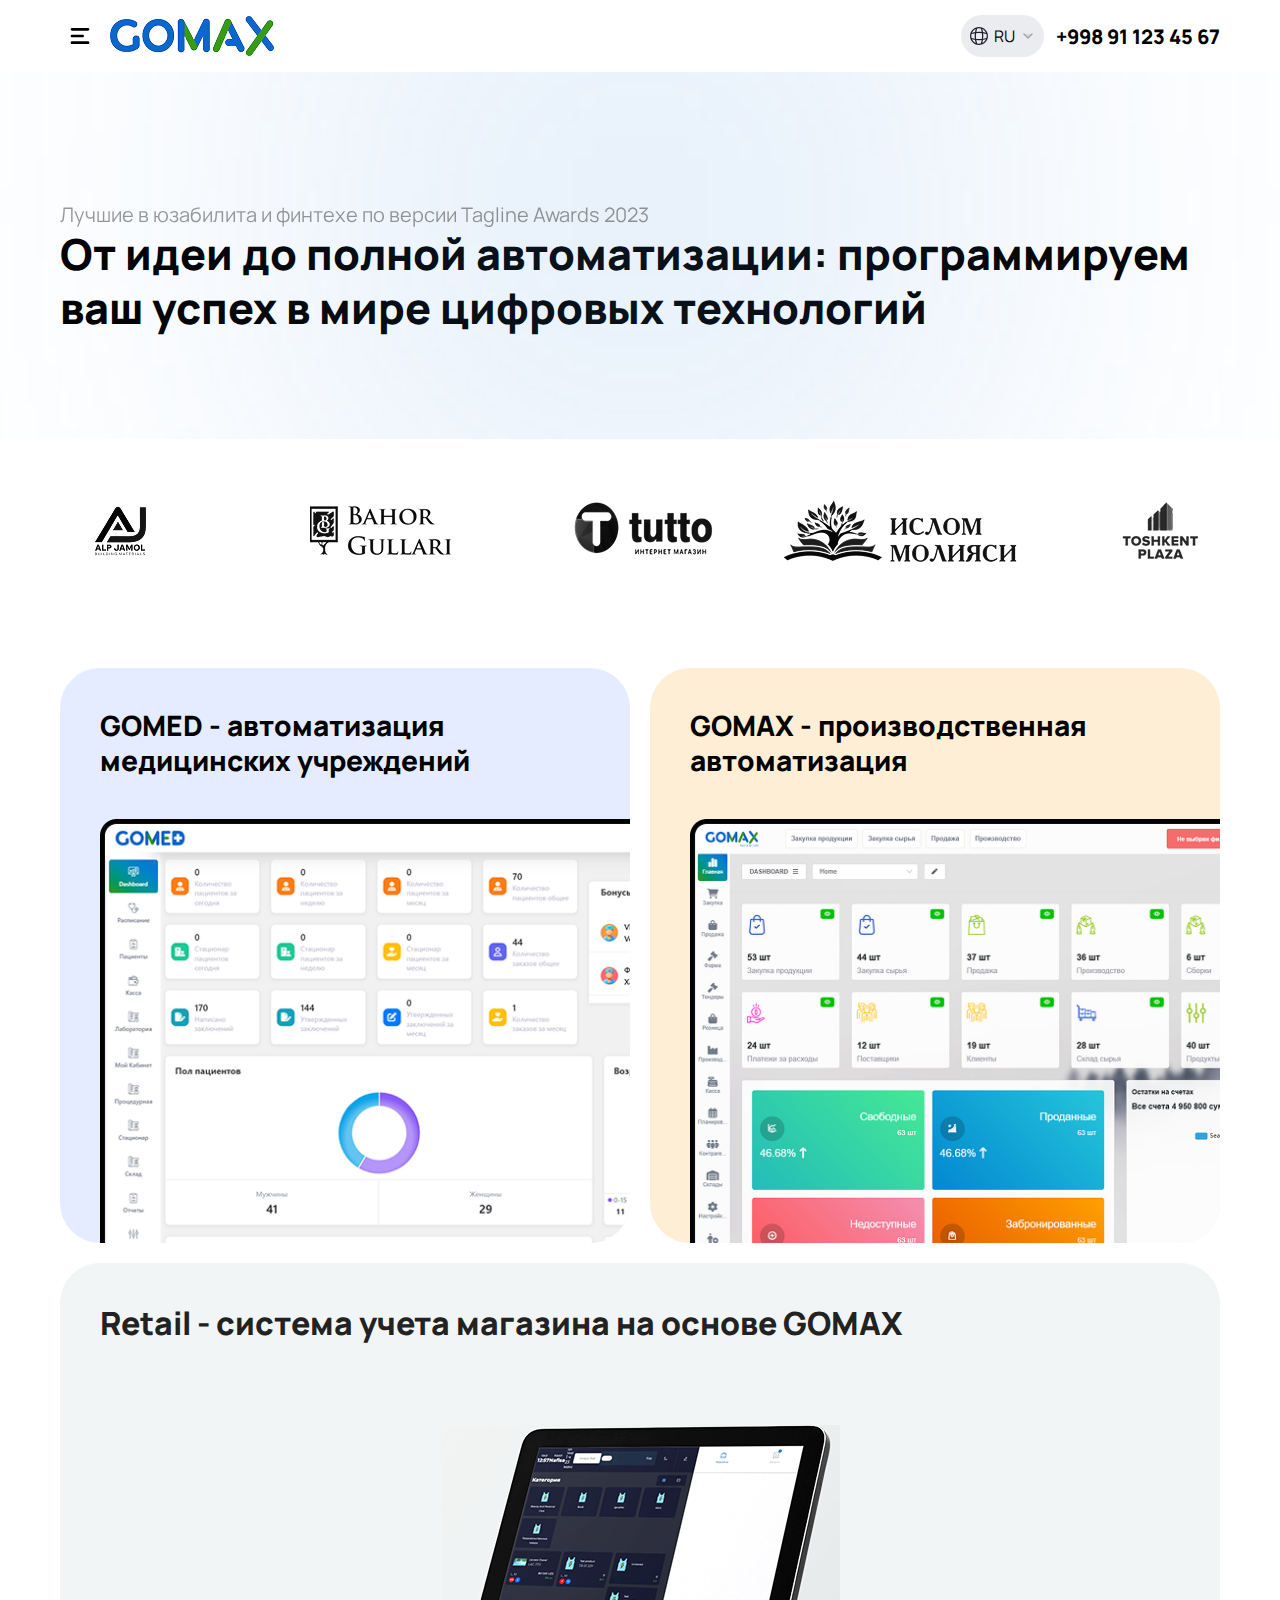
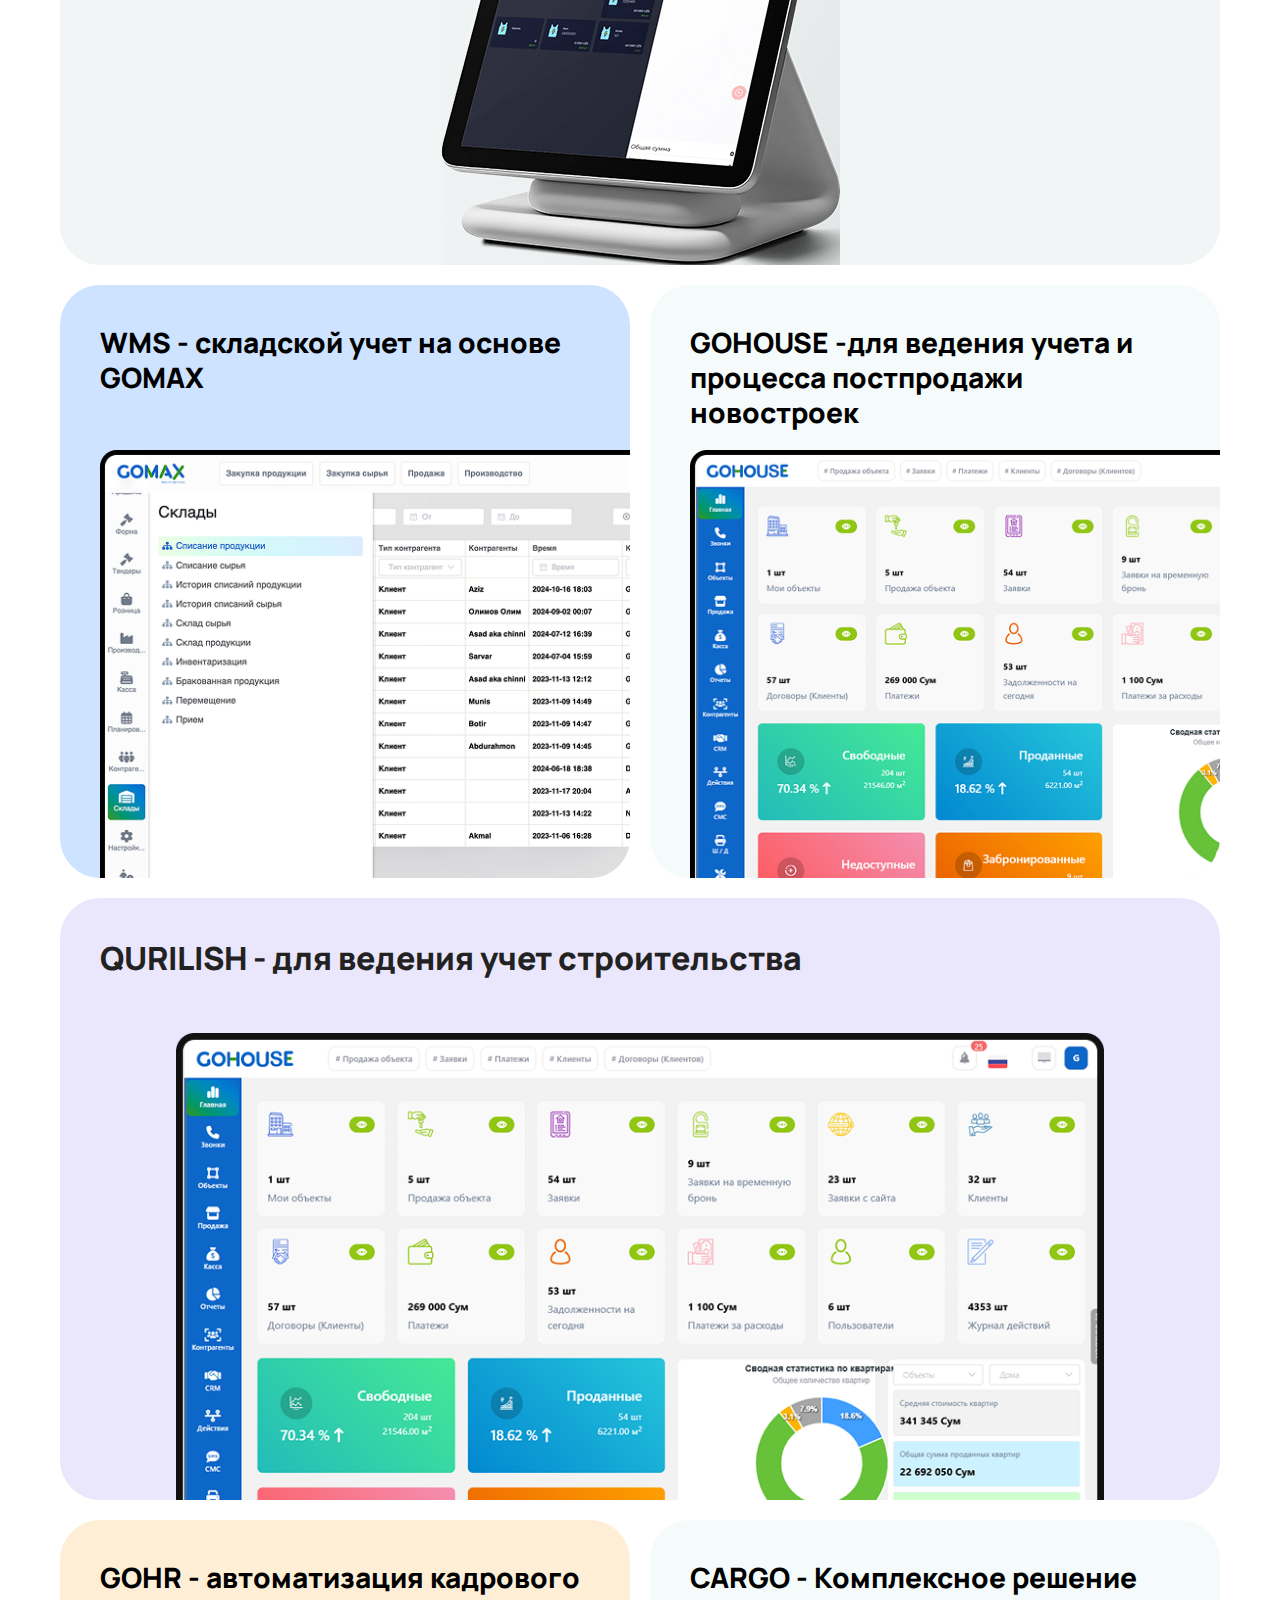
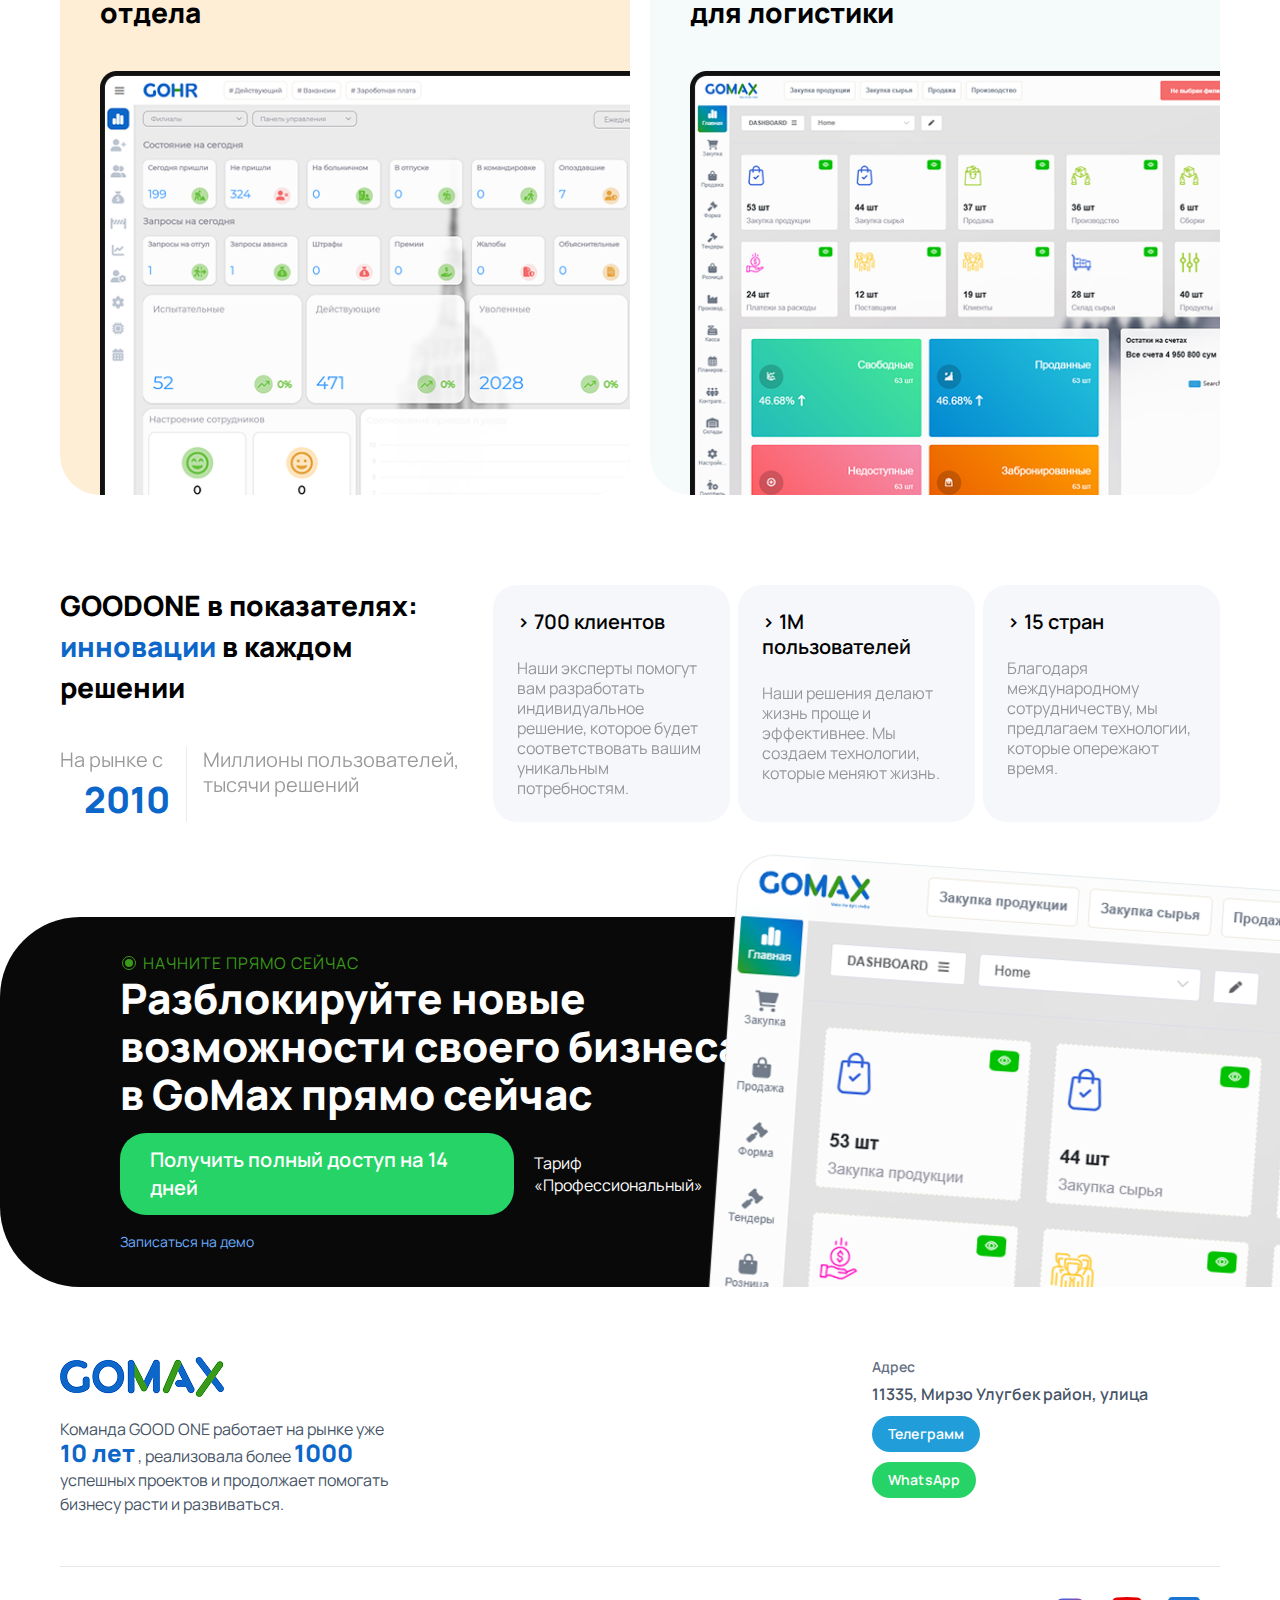
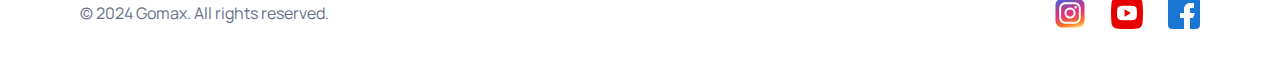
<file: index.html>
<!DOCTYPE html>
<html lang="en">
  <head>
    <meta charset="UTF-8" />
    <link
      rel="stylesheet"
      href="/assets/css/index/common.css" />
    <link
      rel="stylesheet"
      href="/assets/css/global/swiper-bundle.min.css" />
    <meta
      name="viewport"
      content="width=device-width, initial-scale=1.0" />
    <title>Gomax</title>
  </head>
  <body>
    <header class="header">
      <div class="header__container container">
        <div class="header__logo">
          <button class="header__burger-btn">
            <img
              class="header__burger-open"
              src="/assets/icons/burger.svg"
              alt="" />
            <img
              class="header__burger-close"
              src="/assets/icons/remove.svg"
              alt="" />
          </button>
          <a href="./index.html">
            <img
              class="header__logo-img"
              src="/assets/images/gomax-logo.png"
              alt="" />
          </a>
        </div>

        <div class="header__actions">
          <div class="header__lang">
            <img
              src="/assets/icons/lang.svg"
              alt="" />
            <span>RU</span>
            <span>
              <img
                src="/assets/icons/chevron-down.svg"
                alt="" />
            </span>
          </div>

          <a
            class="header__phone"
            href="tel:+998911234567">
            +998 91 123 45 67
          </a>
        </div>
      </div>
    </header>

    <div class="nav__overlay">
      <div class="nav__overlay-container">
        <div class="header__nav-modules">
          <a
            class="header__nav-module"
            href="/pages/gomed.html">
            <h3>GOMED</h3>
            <p>автоматизация медицинских учреждений</p>
            <div class="header__nav-module-img">
              <img
                src="/assets/icons/gomed-icon.svg"
                alt="" />
            </div>
          </a>
          <a
            class="header__nav-module"
            href="/index.html">
            <h3>GOMAX</h3>
            <p>производственная автоматизация</p>
            <div class="header__nav-module-img">
              <img
                src="/assets/icons/gomax-icon.svg"
                alt="" />
            </div>
          </a>
          <a
            class="header__nav-module"
            href="/pages/retail.html">
            <h3>RETAIL</h3>
            <p>система учета магазина на основе GOMAX</p>
            <div class="header__nav-module-img">
              <img
                src="/assets/icons/retail-icon.svg"
                alt="" />
            </div>
          </a>
          <a
            class="header__nav-module"
            href="/pages/wms.html">
            <h3>WMS</h3>
            <p>складской учет на основе GOMAX</p>
            <div class="header__nav-module-img">
              <img
                src="/assets/icons/wms-icon.svg"
                alt="" />
            </div>
          </a>
          <a
            class="header__nav-module"
            href="/pages/gohouse.html">
            <h3>GoHouse</h3>
            <p>для ведения учета и процесса постпродажи новостроек</p>
            <div class="header__nav-module-img">
              <img
                src="/assets/icons/gohouse-icon.svg"
                alt="" />
            </div>
          </a>
          <a
            class="header__nav-module"
            href="/pages/construction.html">
            <h3>Qurilish</h3>
            <p>для ведения учет строительства</p>
            <div class="header__nav-module-img">
              <img
                src="/assets/icons/contructor-icon.svg"
                alt="" />
            </div>
          </a>
          <a
            class="header__nav-module"
            href="/pages/gohr.html">
            <h3>GOHR</h3>
            <p>автоматизация кадрового отдела</p>
            <div class="header__nav-module-img">
              <img
                src="/assets/icons/gohr-icon.svg"
                alt="" />
            </div>
          </a>
          <a
            class="header__nav-module"
            href="/pages/cargo.html">
            <h3>CARGO</h3>
            <p>Комплексное решение для логистики</p>
            <div class="header__nav-module-img">
              <img
                src="/assets/icons/cargo-icon.svg"
                alt="" />
            </div>
          </a>
        </div>
      </div>
    </div>

    <main class="main">
      <section class="hero">
        <div class="hero__container container">
          <div class="hero__layer"></div>
          <p class="hero__text">Лучшие в юзабилита и финтехе по версии Tagline Awards 2023</p>
          <h1 class="hero__title">От идеи до полной автоматизации: программируем ваш успех в мире цифровых технологий</h1>
        </div>
      </section>

      <section class="partners">
        <div class="partners__container">
          <div class="gmx-swiper swiper">
            <div class="swiper-wrapper">
              <div class="swiper-slide partners__item">
                <img
                  src="/assets/images/partner1.png"
                  alt="" />
              </div>
              <div class="swiper-slide partners__item">
                <img
                  src="/assets/images/partner2.png"
                  alt="" />
              </div>
              <div class="swiper-slide partners__item">
                <img
                  src="/assets/images/partner3.png"
                  alt="" />
              </div>
              <div class="swiper-slide partners__item">
                <img
                  src="/assets/images/partner4.png"
                  alt="" />
              </div>
              <div class="swiper-slide partners__item">
                <img
                  src="/assets/images/partner5.png"
                  alt="" />
              </div>
              <div class="swiper-slide partners__item">
                <img
                  src="/assets/images/partner6.png"
                  alt="" />
              </div>
              <div class="swiper-slide partners__item">
                <img
                  src="/assets/images/partner7.png"
                  alt="" />
              </div>
              <div class="swiper-slide partners__item">
                <img
                  src="/assets/images/partner8.png"
                  alt="" />
              </div>
            </div>
          </div>
        </div>
      </section>

      <section class="modules">
        <div class="container modules__container">
          <div class="modules__duo-box">
            <div class="modules__box gomed">
              <h2>GOMED - автоматизация медицинских учреждений</h2>

              <div class="module__box-img">
                <img
                  src="/assets/images/module1.png"
                  alt="" />
              </div>
            </div>
            <div class="modules__box gomax">
              <h2>GOMAX - производственная автоматизация</h2>

              <div class="module__box-img">
                <img
                  src="/assets/images/module2.png"
                  alt="" />
              </div>
            </div>
          </div>

          <div class="modules__solo-box retail">
            <h2>Retail - система учета магазина на основе GOMAX</h2>

            <div class="module__box-img">
              <img
                src="/assets/images/module3.png"
                alt="" />
            </div>
          </div>

          <div class="modules__duo-box">
            <div class="modules__box wms">
              <h2>WMS - складской учет на основе GOMAX</h2>

              <div class="module__box-img">
                <img
                  src="/assets/images/module4.png"
                  alt="" />
              </div>
            </div>
            <div class="modules__box gohouse">
              <h2>GOHOUSE -для ведения учета и процесса постпродажи новостроек</h2>

              <div class="module__box-img">
                <img
                  src="/assets/images/module5.png"
                  alt="" />
              </div>
            </div>
          </div>

          <div class="modules__solo-box contruction">
            <h2>QURILISH - для ведения учет строительства</h2>

            <div class="module__box-img">
              <img
                src="/assets/images/module6.png"
                alt="" />
            </div>
          </div>

          <div class="modules__duo-box">
            <div class="modules__box gomax">
              <h2>GOHR - автоматизация кадрового отдела</h2>

              <div class="module__box-img">
                <img
                  src="/assets/images/module7.png"
                  alt="" />
              </div>
            </div>
            <div class="modules__box gohouse">
              <h2>CARGO - Комплексное решение для логистики</h2>

              <div class="module__box-img">
                <img
                  src="/assets/images/module8.png"
                  alt="" />
              </div>
            </div>
          </div>
        </div>
      </section>

      <section class="stats">
        <div class="stats__container container">
          <div class="stats__desc">
            <h2 class="stats__title">
              GOODONE в показателях:
              <span>инновации</span>
              в каждом решении
            </h2>

            <div class="stats__desc-extra">
              <div class="stats__desc-extra-year">
                <p>На рынке с</p>
                <span>2010</span>
              </div>
              <span class="stats__desc-extra-line"></span>
              <p>Миллионы пользователей, тысячи решений</p>
            </div>
          </div>

          <div class="stats__list">
            <div class="stats__item">
              <h3>> 700 клиентов</h3>
              <p>Наши эксперты помогут вам разработать индивидуальное решение, которое будет соответствовать вашим уникальным потребностям.</p>
            </div>
            <div class="stats__item">
              <h3>> 1М пользователей</h3>
              <p>Наши решения делают жизнь проще и эффективнее. Мы создаем технологии, которые меняют жизнь.</p>
            </div>
            <div class="stats__item">
              <h3>> 15 стран</h3>
              <p>Благодаря международному сотрудничеству, мы предлагаем технологии, которые опережают время.</p>
            </div>
          </div>
        </div>
      </section>

      <section class="promo">
        <div class="promo__content container">
          <div class="promo__desc">
            <span class="promo__pretitle">
              <span></span>
              НАЧНИТЕ ПРЯМО СЕЙЧАС
            </span>
            <h2 class="promo__title">Разблокируйте новые возможности своего бизнеса в GoMax прямо сейчас</h2>
            <div class="promo__actions">
              <a
                href="#!"
                target="_blank"
                class="gmx-btn gmx-green gmx-large">
                <p class="gmx-btn__text">Получить полный доступ на 14 дней</p>
              </a>
              <a
                href="#!"
                class="promo__textlink">
                Тариф «Профессиональный»
              </a>
            </div>
            <a
              href="#!"
              class="promo__subscribe">
              Записаться на демо
            </a>
          </div>

          <div class="promo__image">
            <img
              src="/assets/images/promo.png"
              alt="image"
              class="promo__image-file" />
          </div>
        </div>
      </section>
    </main>

    <footer class="footer">
      <div class="container">
        <div class="footer__content">
          <div class="footer__info">
            <a
              href="#!"
              class="footer__info-logo">
              <img
                src="/assets/images//gomax-logo.png"
                alt="logo" />
            </a>
            <p class="footer__info-text">
              Команда GOOD ONE работает на рынке уже
              <span>10 лет</span>
              , реализовала более
              <span>1000</span>
              успешных проектов и продолжает помогать бизнесу расти и развиваться.
            </p>
          </div>
          <div class="footer__actions">
            <a
              href="#!"
              class="footer__action">
              <span class="footer__action-label">Адрес</span>
              11335, Мирзо Улугбек район, улица
            </a>
            <a
              href="#!"
              target="_blank"
              class="gmx-btn gmx-blue">
              <p class="gmx-btn__text">Телеграмм</p>
            </a>
            <a
              href="#!"
              target="_blank"
              class="gmx-btn gmx-green">
              <p class="gmx-btn__text">WhatsApp</p>
            </a>
          </div>
        </div>
        <div class="footer__copyright">
          <div class="container">
            <p class="footer__copyright-label">© 2024 Gomax. All rights reserved.</p>
            <div class="footer__copyright-socials">
              <a
                href="#!"
                class="footer__social">
                <img
                  src="/assets/icons/instagram.svg"
                  alt="" />
              </a>
              <a
                href="#!"
                class="footer__social">
                <img
                  src="/assets/icons/youtube.svg"
                  alt="" />
              </a>
              <a
                href="#!"
                class="footer__social">
                <img
                  src="/assets/icons/facebook.svg"
                  alt="" />
              </a>
            </div>
          </div>
        </div>
      </div>
    </footer>
  </body>
</html>

<script
  type="module"
  src="/assets/js/index.js"></script>
<script src="/assets//js/swiper-bundle.min.js"></script>
</file>
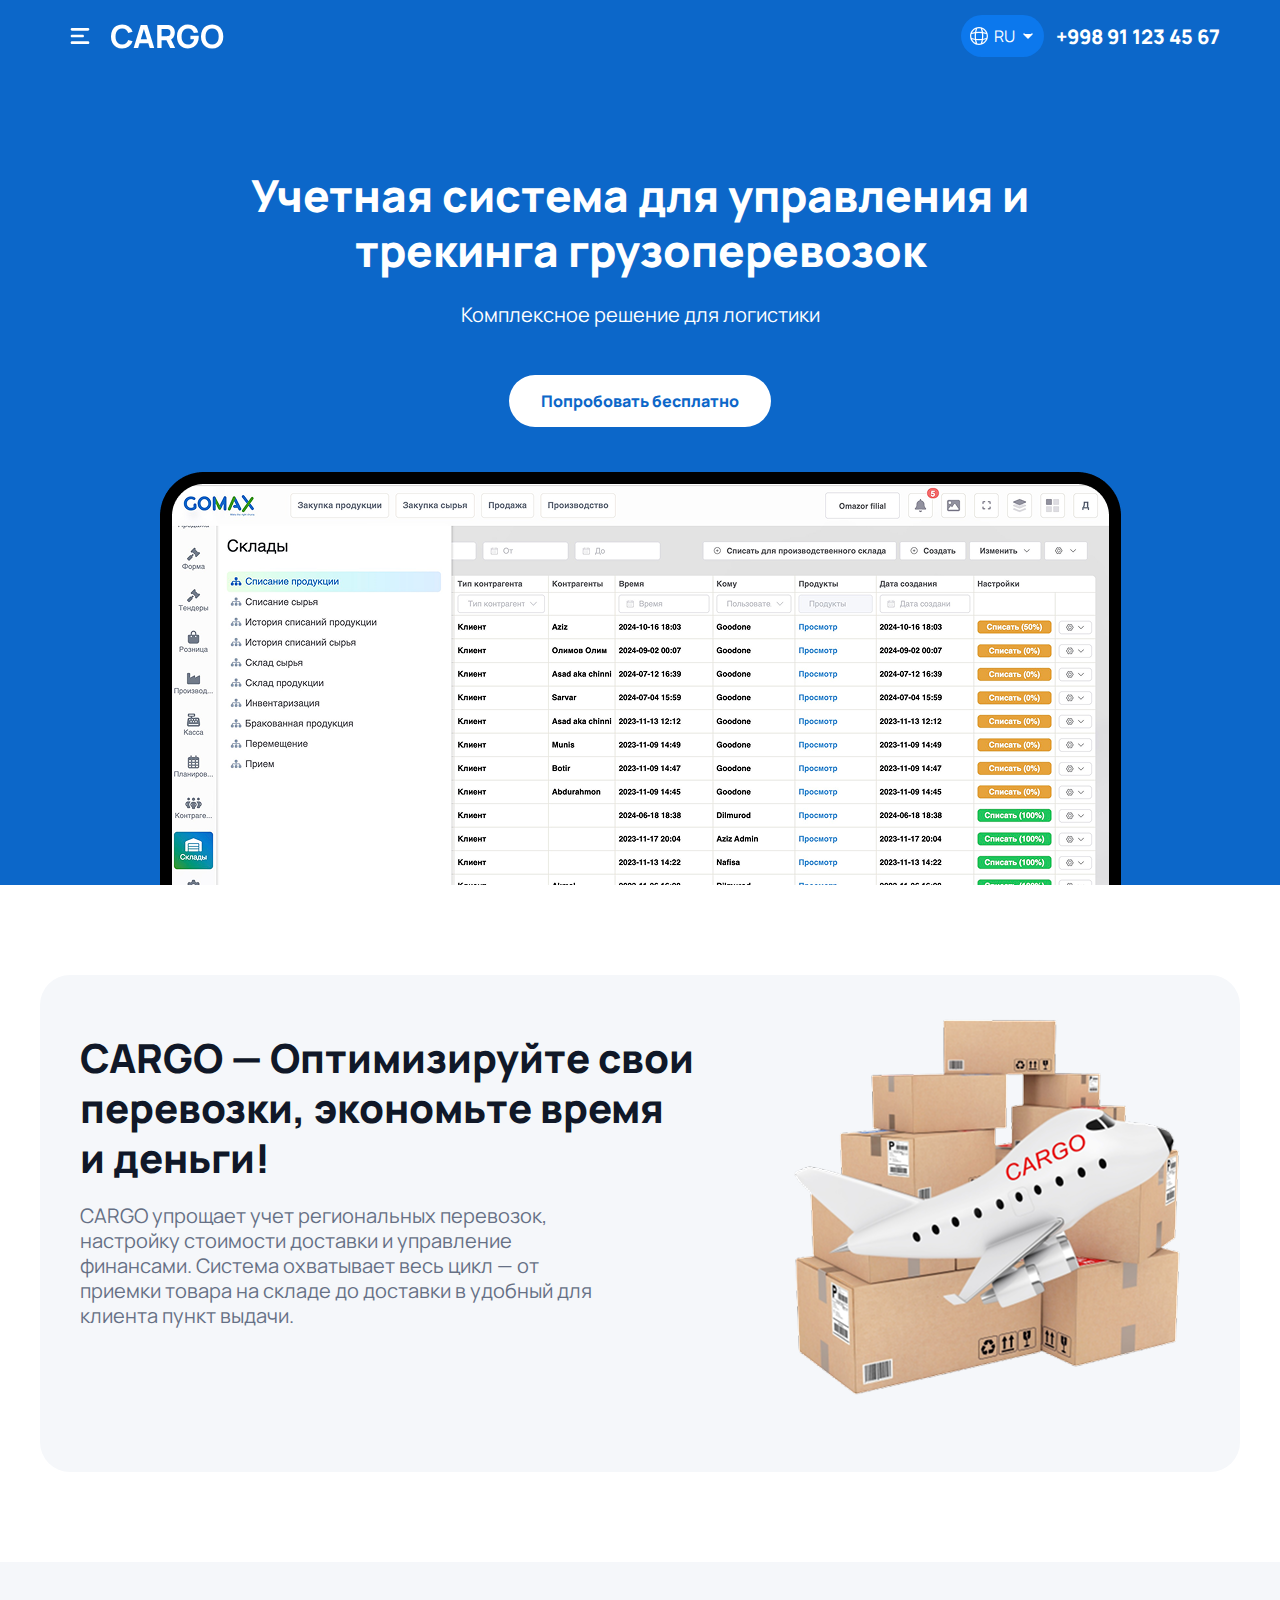
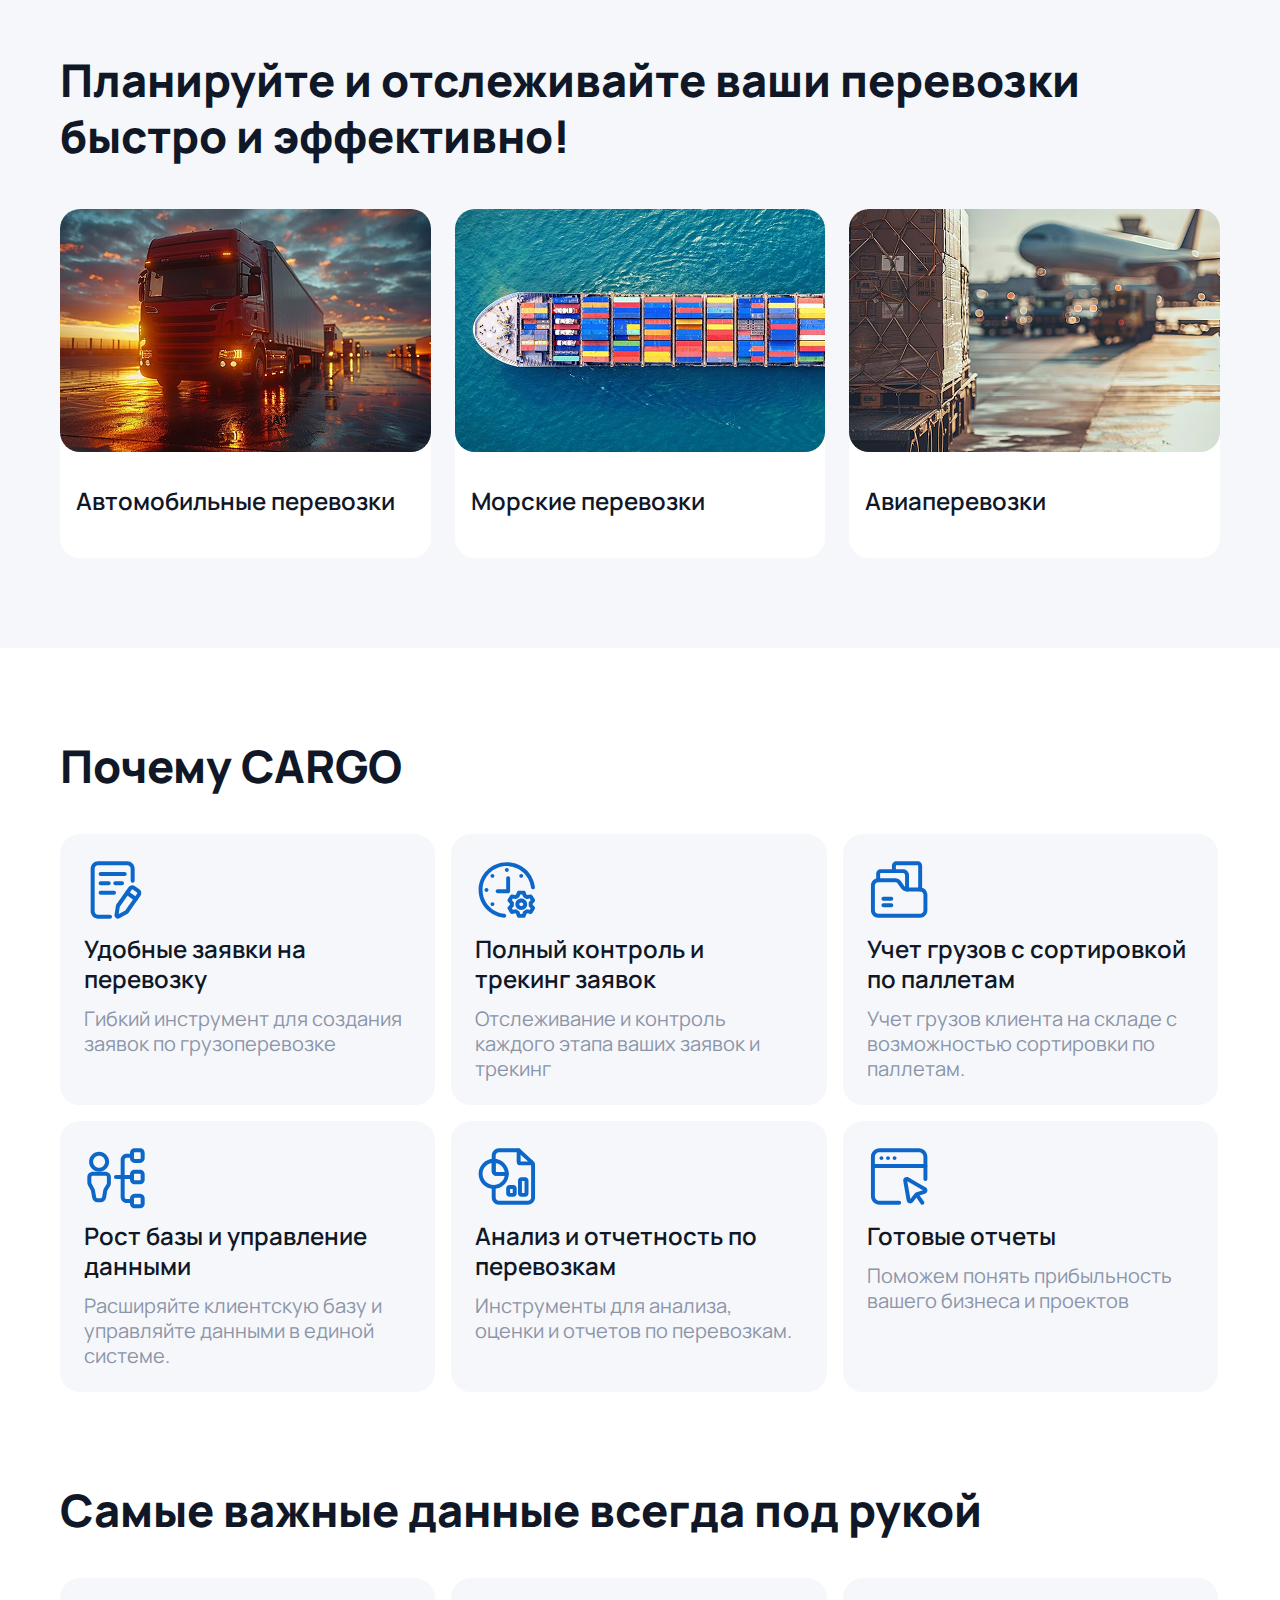
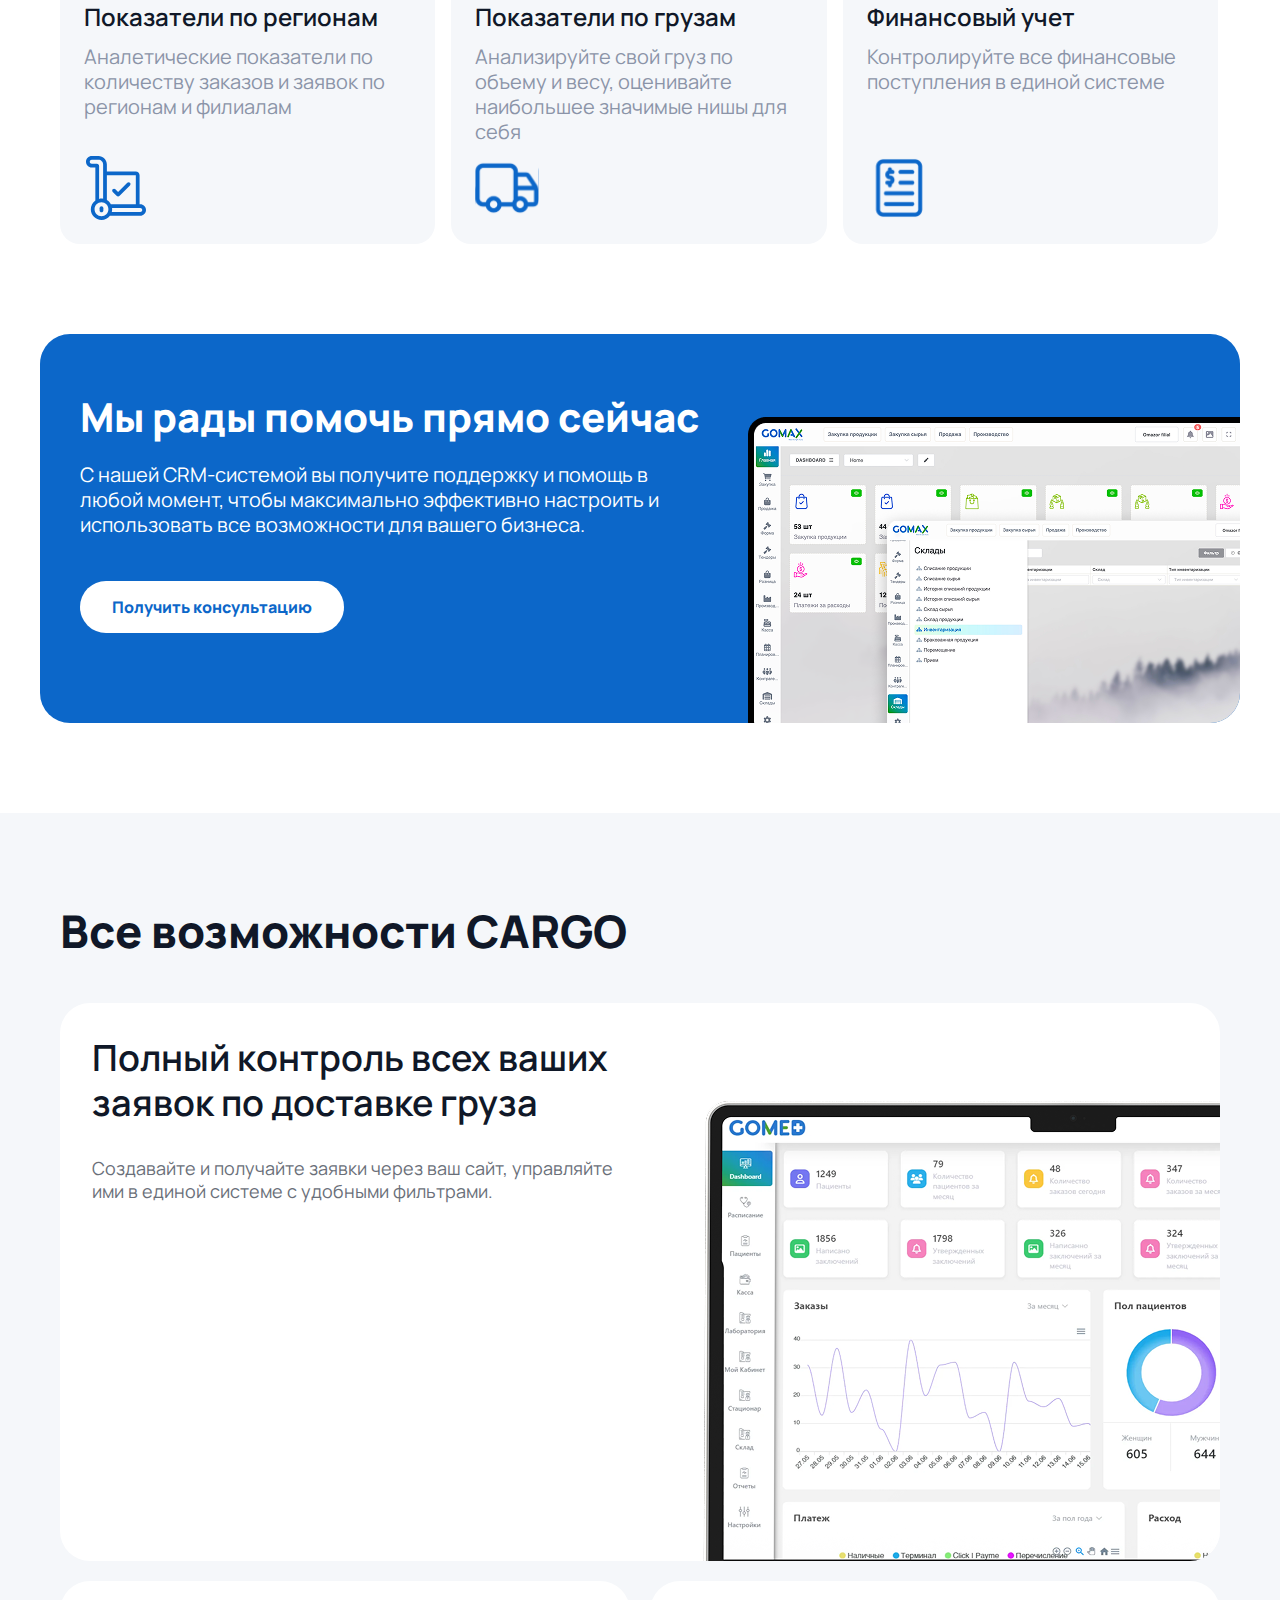
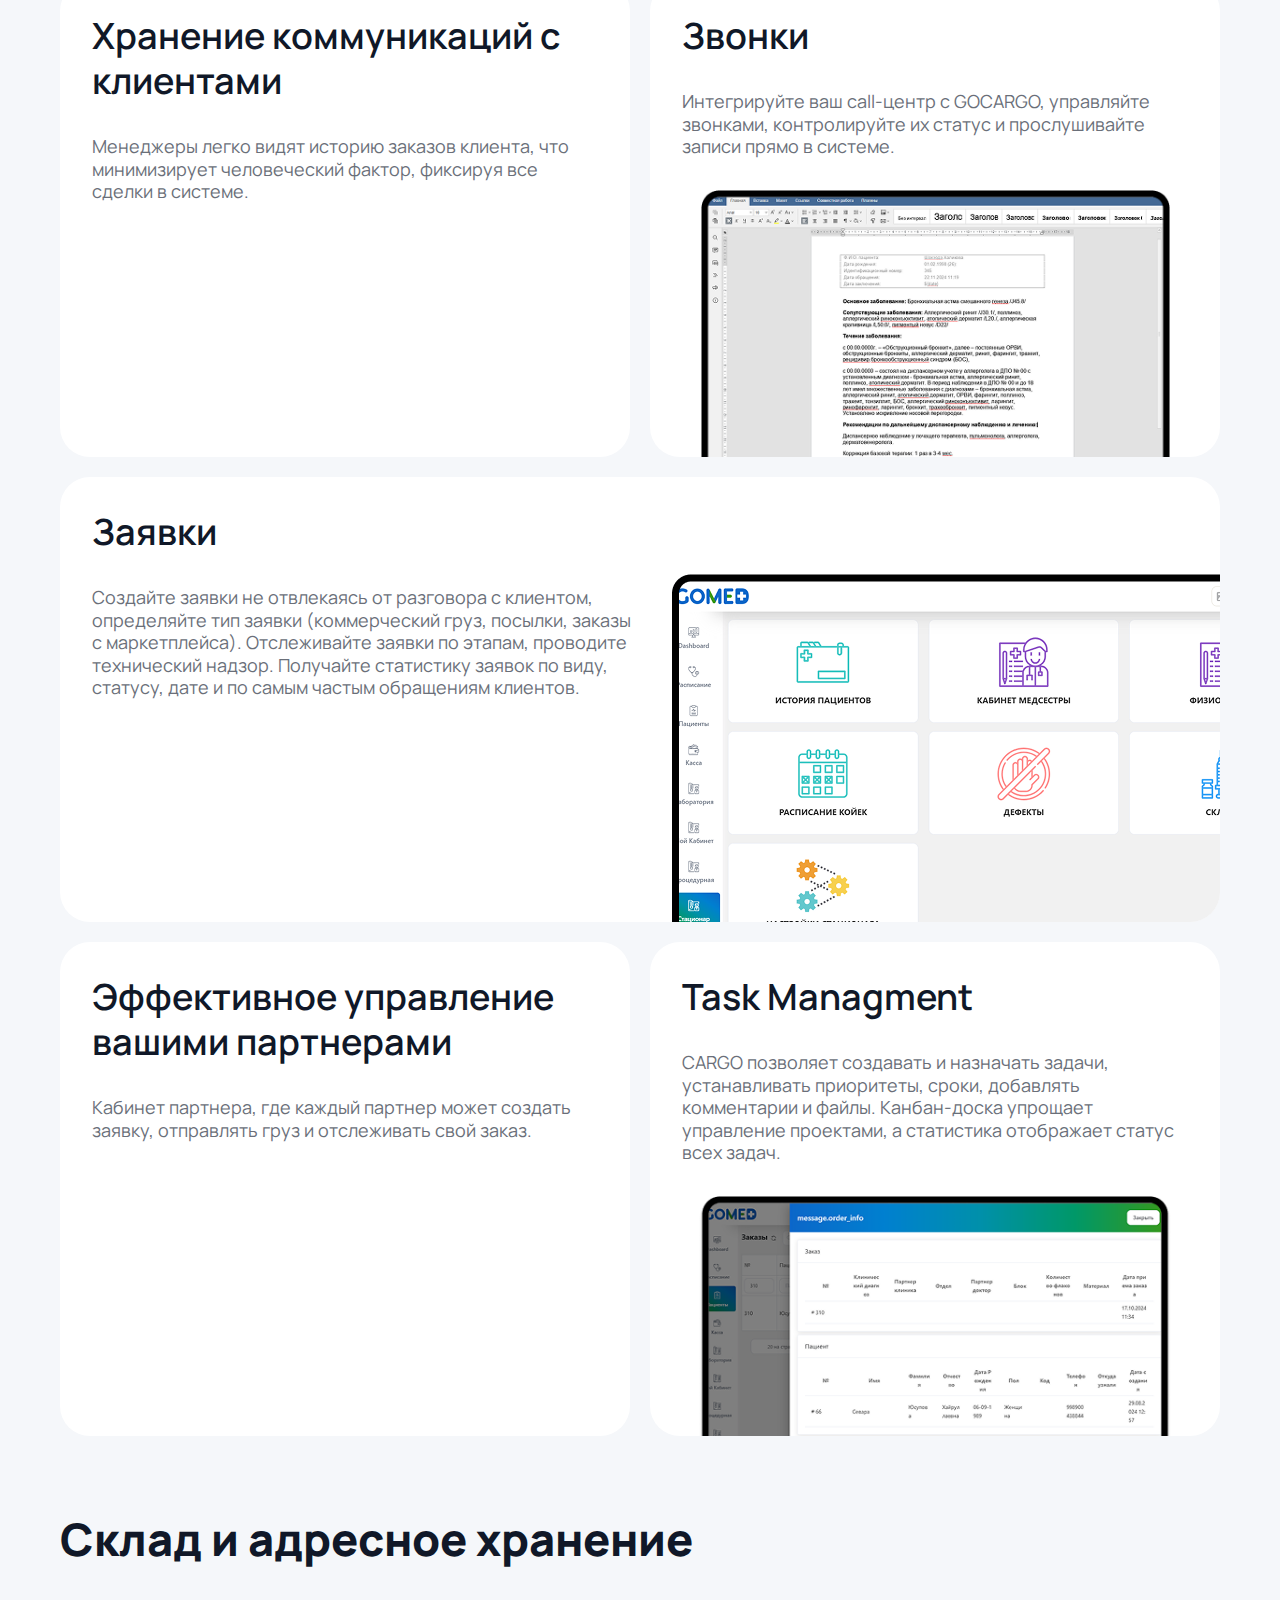
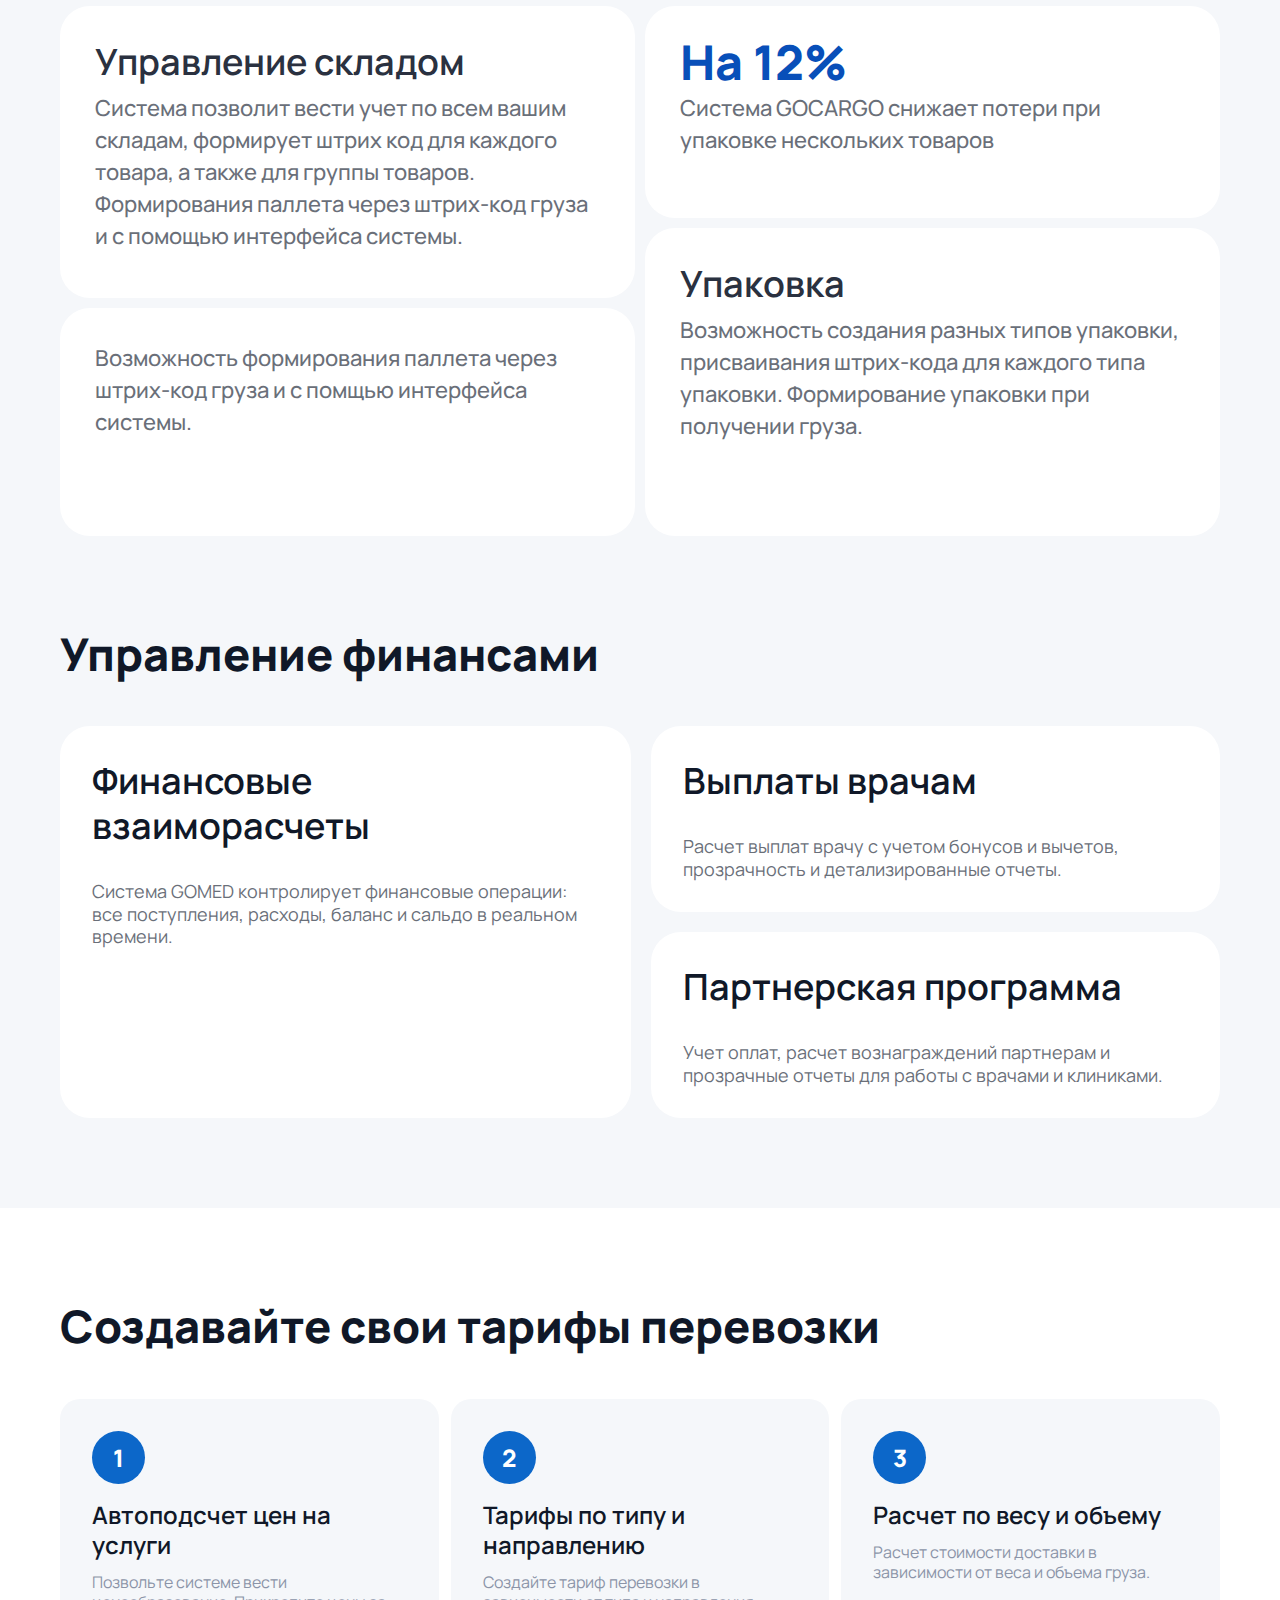
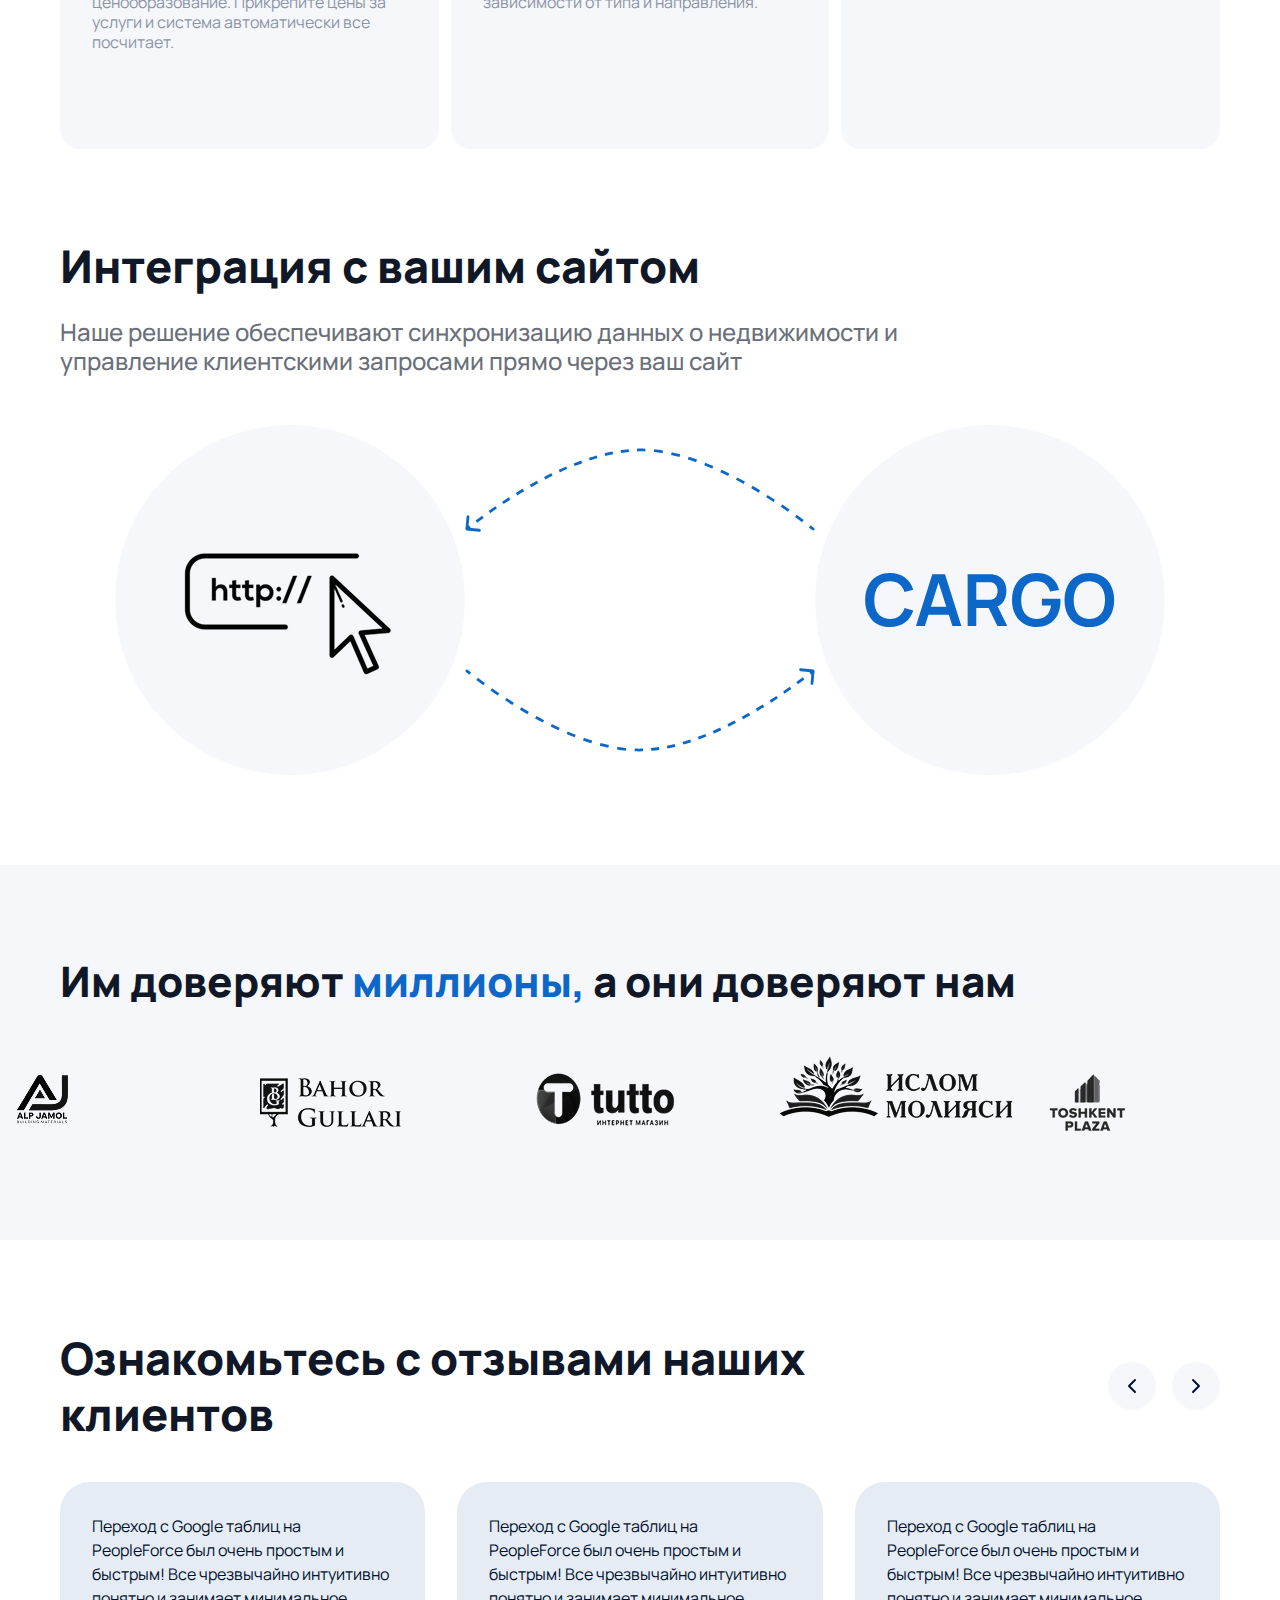
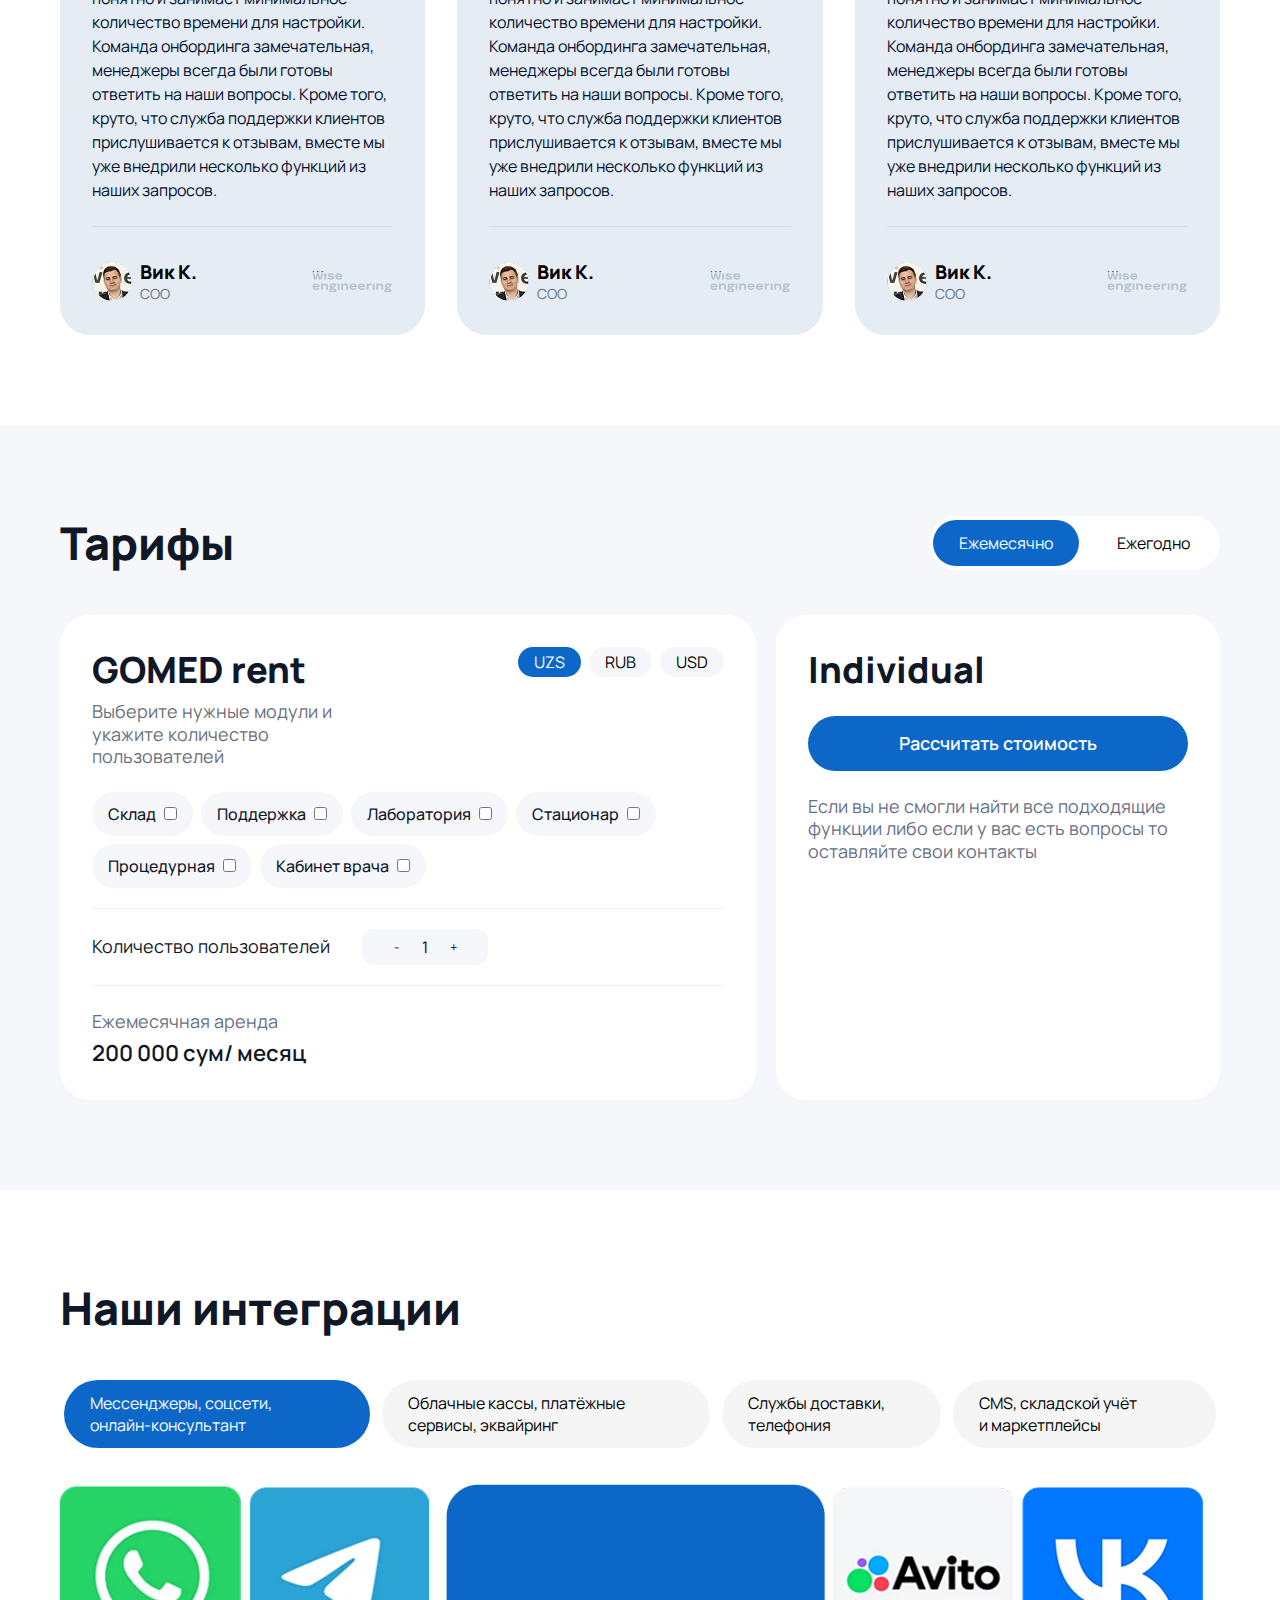
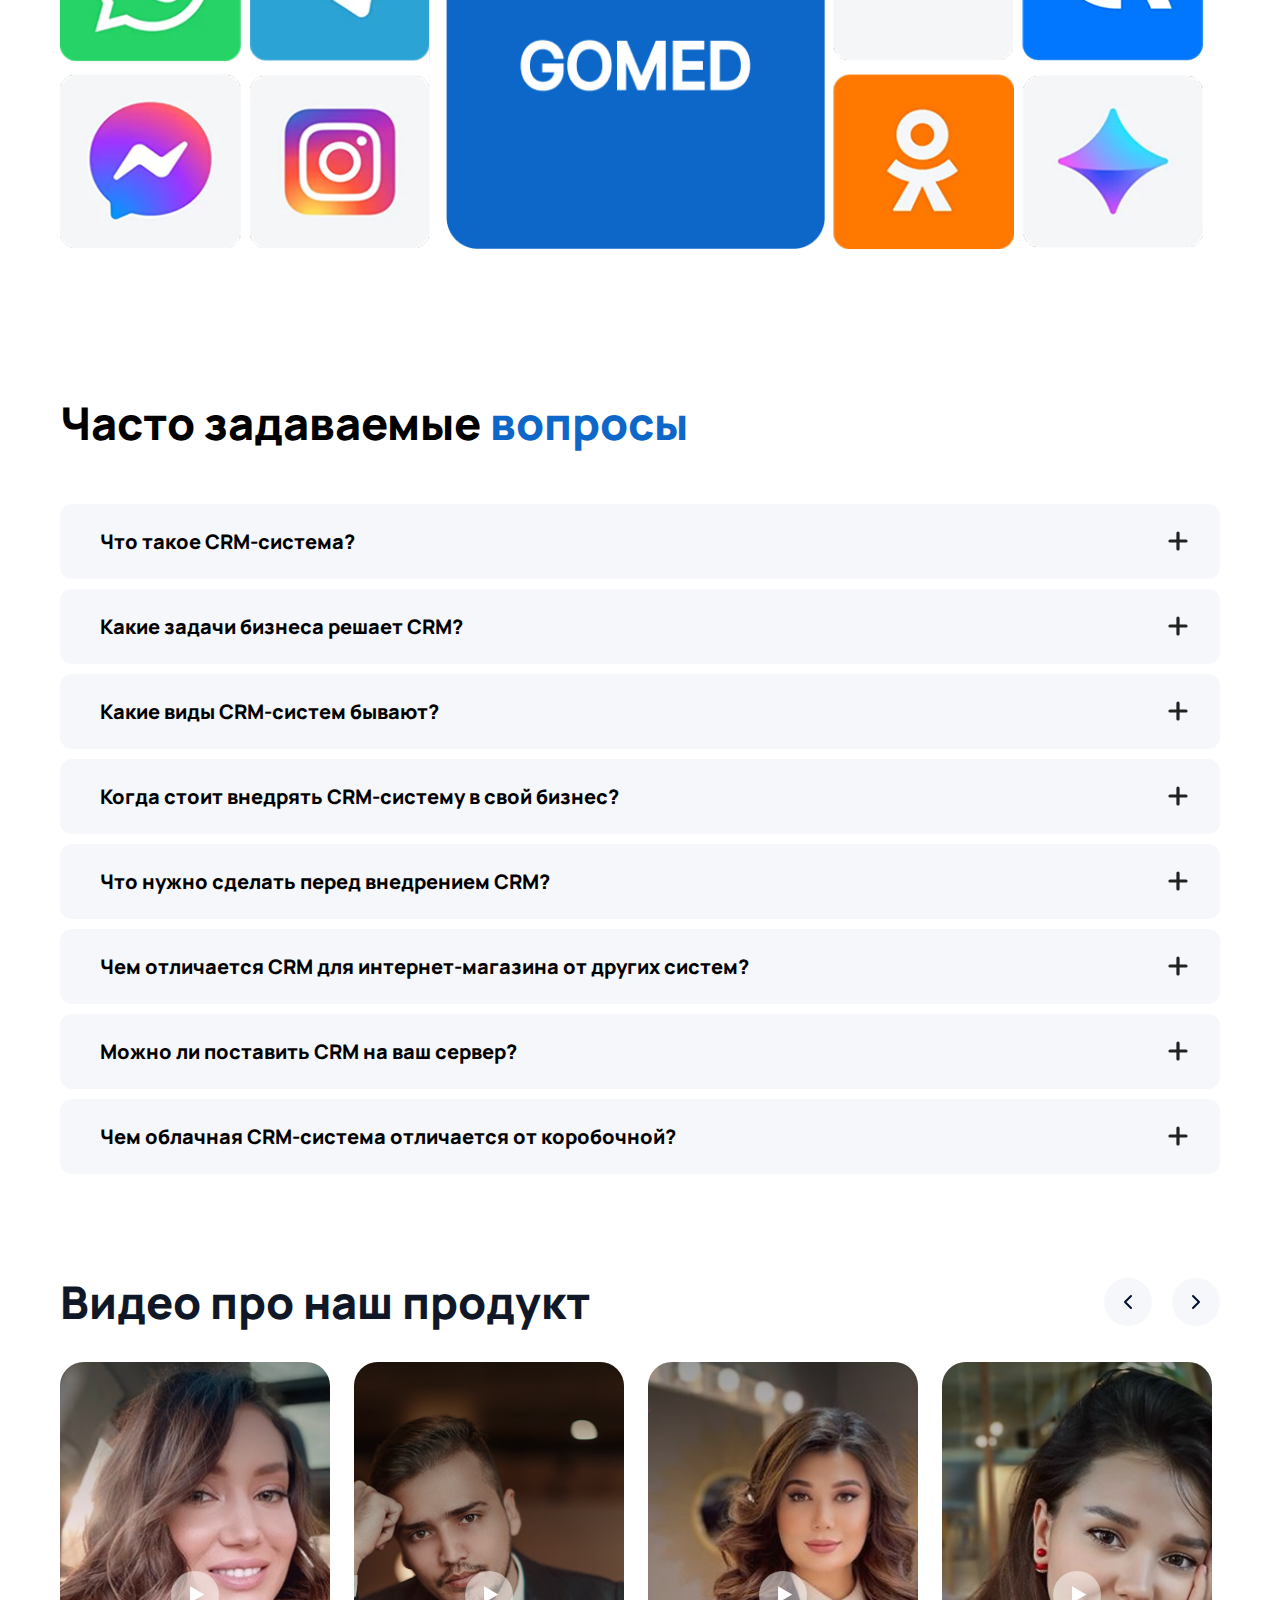
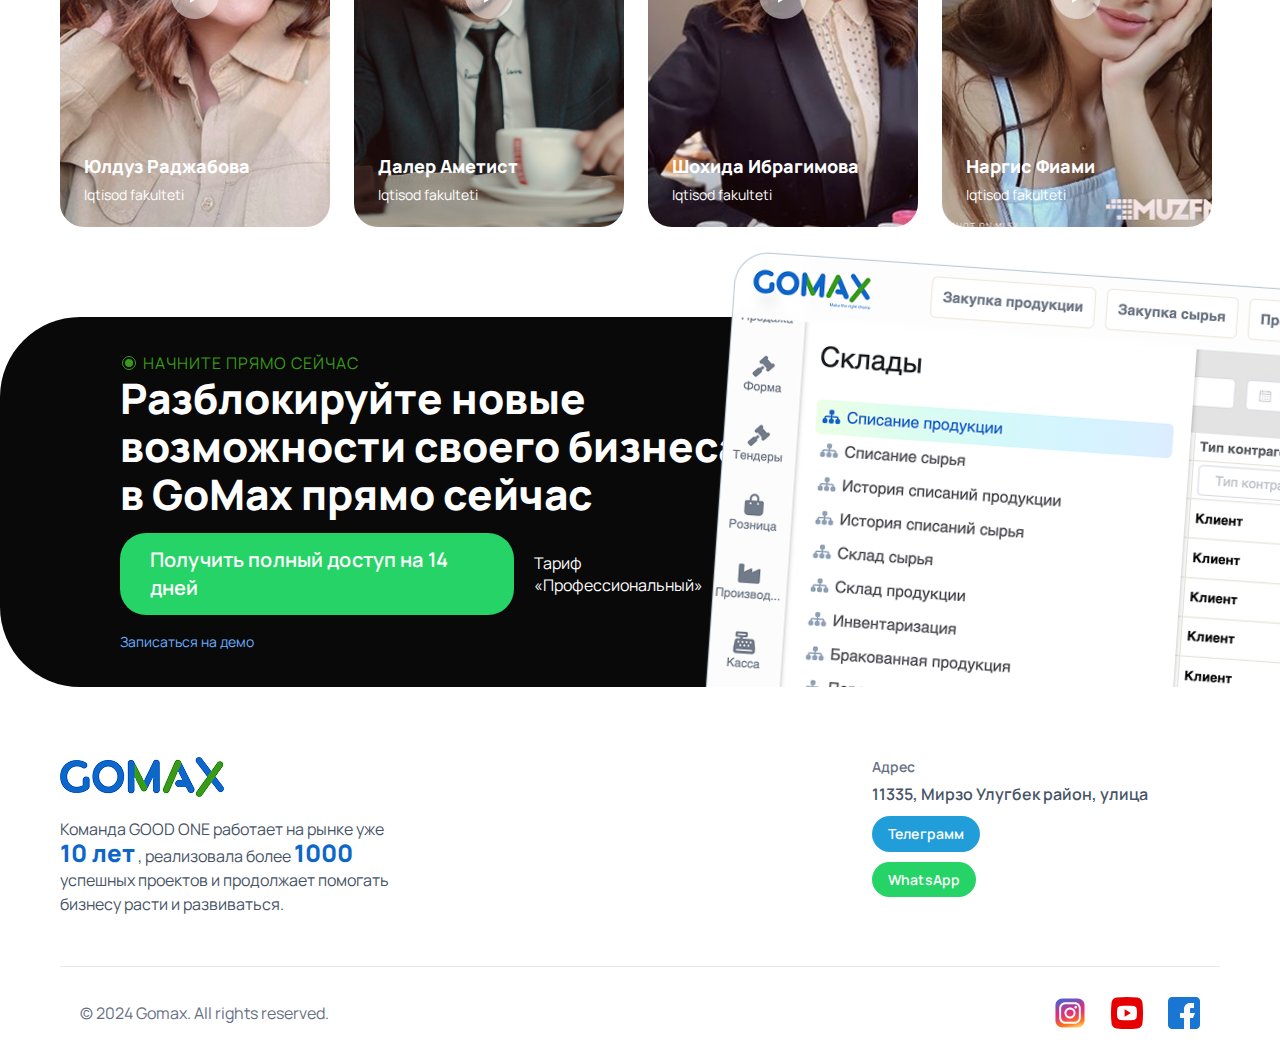
<file: pages/cargo.html>
<!DOCTYPE html>
<html lang="en">
  <head>
    <meta charset="UTF-8" />
    <link
      rel="stylesheet"
      href="/assets/css/cargo/cargo.css" />
    <link
      rel="stylesheet"
      href="/assets/css/global/swiper-bundle.min.css" />
    <meta
      name="viewport"
      content="width=device-width, initial-scale=1.0" />
    <title>Cargo</title>
  </head>
  <body>
    <header class="header gomed">
      <div class="header__container container">
        <div class="header__logo">
          <button class="header__burger-btn">
            <img
              class="header__burger-open"
              src="/assets/icons/burger.svg"
              alt="" />
            <img
              class="header__burger-close"
              src="/assets/icons/remove.svg"
              alt="" />
          </button>
          <a href="/index.html">CARGO</a>
        </div>

        <div class="header__actions">
          <div class="header__lang">
            <img
              src="/assets/icons/lang.svg"
              alt="" />
            <span>RU</span>
            <span>
              <img
                src="/assets/icons/chevron-down.svg"
                alt="" />
            </span>
          </div>

          <a
            class="header__phone"
            href="tel:+998911234567">
            +998 91 123 45 67
          </a>
        </div>
      </div>
    </header>

    <div class="nav__overlay construction">
      <div class="nav__overlay-container">
        <div class="header__nav-modules">
          <a
            class="header__nav-module"
            href="/pages/gomed.html">
            <h3>GOMED</h3>
            <p>автоматизация медицинских учреждений</p>
            <div class="header__nav-module-img">
              <img
                src="/assets/icons/gomed-icon.svg"
                alt="" />
            </div>
          </a>
          <a
            class="header__nav-module"
            href="/index.html">
            <h3>GOMAX</h3>
            <p>производственная автоматизация</p>
            <div class="header__nav-module-img">
              <img
                src="/assets/icons/gomax-icon.svg"
                alt="" />
            </div>
          </a>
          <a
            class="header__nav-module"
            href="/pages/retail.html">
            <h3>RETAIL</h3>
            <p>система учета магазина на основе GOMAX</p>
            <div class="header__nav-module-img">
              <img
                src="/assets/icons/retail-icon.svg"
                alt="" />
            </div>
          </a>
          <a
            class="header__nav-module"
            href="/pages/wms.html">
            <h3>WMS</h3>
            <p>складской учет на основе GOMAX</p>
            <div class="header__nav-module-img">
              <img
                src="/assets/icons/wms-icon.svg"
                alt="" />
            </div>
          </a>
          <a
            class="header__nav-module"
            href="/pages/gohouse.html">
            <h3>GoHouse</h3>
            <p>для ведения учета и процесса постпродажи новостроек</p>
            <div class="header__nav-module-img">
              <img
                src="/assets/icons/gohouse-icon.svg"
                alt="" />
            </div>
          </a>
          <a
            class="header__nav-module"
            href="/pages/construction.html">
            <h3>Qurilish</h3>
            <p>для ведения учет строительства</p>
            <div class="header__nav-module-img">
              <img
                src="/assets/icons/contructor-icon.svg"
                alt="" />
            </div>
          </a>
          <a
            class="header__nav-module"
            href="/pages/gohr.html">
            <h3>GOHR</h3>
            <p>автоматизация кадрового отдела</p>
            <div class="header__nav-module-img">
              <img
                src="/assets/icons/gohr-icon.svg"
                alt="" />
            </div>
          </a>
          <a
            class="header__nav-module"
            href="/pages/cargo.html">
            <h3>CARGO</h3>
            <p>Комплексное решение для логистики</p>
            <div class="header__nav-module-img">
              <img
                src="/assets/icons/cargo-icon.svg"
                alt="" />
            </div>
          </a>
        </div>
      </div>
    </div>

    <main class="main">
      <section class="hero">
        <div class="hero__container container">
          <div class="hero__desc">
            <h1>Учетная система для управления и трекинга грузоперевозок</h1>
            <p>Комплексное решение для логистики</p>

            <button class="main__btn">Попробовать бесплатно</button>
          </div>

          <div class="hero__img">
            <img
              src="/assets/images/wws-hero.png"
              alt="" />
          </div>
        </div>
      </section>

      <section class="banner">
        <div class="banner__content container">
          <div class="banner__desc">
            <h2>CARGO — Оптимизируйте свои перевозки, экономьте время и деньги!</h2>
            <p>CARGO упрощает учет региональных перевозок, настройку стоимости доставки и управление финансами. Система охватывает весь цикл — от приемки товара на складе до доставки в удобный для клиента пункт выдачи.</p>
          </div>

          <div class="banner__img">
            <img
              src="/assets/images/cargo-banner.png"
              alt="" />
          </div>
        </div>
      </section>

      <section class="tracking">
        <div class="container tracking__container">
          <h2>Планируйте и отслеживайте ваши перевозки быстро и эффективно!</h2>

          <div class="tracking__list">
            <div class="tracking__item">
              <div class="tracking__item-img">
                <img
                  src="/assets/images/tracking1.png"
                  alt="" />
              </div>
              <h3>Автомобильные перевозки</h3>
            </div>
            <div class="tracking__item">
              <div class="tracking__item-img">
                <img
                  src="/assets/images/tracking.png"
                  alt="" />
              </div>
              <h3>Морские перевозки</h3>
            </div>
            <div class="tracking__item">
              <div class="tracking__item-img">
                <img
                  src="/assets/images/tracking3.png"
                  alt="" />
              </div>
              <h3>Авиаперевозки</h3>
            </div>
          </div>
        </div>
      </section>

      <section class="proccess">
        <div class="proccess__container container">
          <div class="proccess__header">
            <h2>Почему CARGO</h2>
          </div>

          <div class="proccess__list">
            <div class="proccess__item">
              <div class="proccess__item-img">
                <img
                  src="/assets/icons/cg-proccess1.svg"
                  alt="" />
              </div>
              <h3>Удобные заявки на перевозку</h3>
              <p>Гибкий инструмент для создания заявок по грузоперевозке</p>
            </div>
            <div class="proccess__item">
              <div class="proccess__item-img">
                <img
                  src="/assets/icons/cg-proccess2.svg"
                  alt="" />
              </div>
              <h3>Полный контроль и трекинг заявок</h3>
              <p>Отслеживание и контроль каждого этапа ваших заявок и трекинг</p>
            </div>
            <div class="proccess__item">
              <div class="proccess__item-img">
                <img
                  src="/assets/icons/cg-proccess3.svg"
                  alt="" />
              </div>
              <h3>Учет грузов с сортировкой по паллетам</h3>
              <p>Учет грузов клиента на складе с возможностью сортировки по паллетам.</p>
            </div>
            <div class="proccess__item">
              <div class="proccess__item-img">
                <img
                  src="/assets/icons/cg-proccess4.svg"
                  alt="" />
              </div>
              <h3>Рост базы и управление данными</h3>
              <p>Расширяйте клиентскую базу и управляйте данными в единой системе.</p>
            </div>
            <div class="proccess__item">
              <div class="proccess__item-img">
                <img
                  src="/assets/icons/cg-proccess5.svg"
                  alt="" />
              </div>
              <h3>Анализ и отчетность по перевозкам</h3>
              <p>Инструменты для анализа, оценки и отчетов по перевозкам.</p>
            </div>
            <div class="proccess__item">
              <div class="proccess__item-img">
                <img
                  src="/assets/icons/cg-proccess6.svg"
                  alt="" />
              </div>
              <h3>Готовые отчеты</h3>
              <p>Поможем понять прибыльность вашего бизнеса и проектов</p>
            </div>
          </div>
        </div>
      </section>

      <section class="proccess">
        <div class="proccess__container container">
          <div class="proccess__header">
            <h2>Самые важные данные всегда под рукой</h2>
          </div>

          <div class="proccess__list">
            <div class="proccess__item important">
              <h3>Показатели по регионам</h3>
              <p>Аналетические показатели по количеству заказов и заявок по регионам и филиалам</p>
              <div class="proccess__item-img">
                <img
                  src="/assets/icons/cg-proccess7.svg"
                  alt="" />
              </div>
            </div>
            <div class="proccess__item important">
              <h3>Показатели по грузам</h3>
              <p>Анализируйте свой груз по объему и весу, оценивайте наибольшее значимые нишы для себя</p>
              <div class="proccess__item-img">
                <img
                  src="/assets/icons/cg-proccess8.svg"
                  alt="" />
              </div>
            </div>
            <div class="proccess__item important">
              <h3>Финансовый учет</h3>
              <p>Контролируйте все финансовые поступления в единой системе</p>
              <div class="proccess__item-img">
                <img
                  src="/assets/icons/cg-proccess9.svg"
                  alt="" />
              </div>
            </div>
          </div>
        </div>
      </section>

      <section class="banner help">
        <div class="banner__content container">
          <div class="banner__desc">
            <h2>Мы рады помочь прямо сейчас</h2>
            <p>С нашей CRM-системой вы получите поддержку и помощь в любой момент, чтобы максимально эффективно настроить и использовать все возможности для вашего бизнеса.</p>
            <button class="main__btn">Получить консультацию</button>
          </div>

          <div class="banner__img">
            <img
              src="/assets/images/cargo-banner2.png"
              alt="" />
          </div>
        </div>
      </section>

      <section class="opportunities">
        <div class="container opportunities__container">
          <h2>Все возможности CARGO</h2>

          <div class="opportunities__list">
            <div class="opportunities__solo-box">
              <div class="opportunities__solo-desc">
                <h3>Полный контроль всех ваших заявок по доставке груза</h3>

                <p>Создавайте и получайте заявки через ваш сайт, управляйте ими в единой системе с удобными фильтрами.</p>
              </div>

              <div class="opportunities__solo-img">
                <img
                  src="/assets/images/opportunities1.png"
                  alt="" />
              </div>
              <button class="maximize__btn">
                <img
                  src="/assets/icons/maximize.svg"
                  alt="" />
              </button>
            </div>

            <div class="opportunities__duo-box">
              <div class="opportunities__box">
                <div class="opportunities__box-desc">
                  <h3>Хранение коммуникаций с клиентами</h3>
                  <p>Менеджеры легко видят историю заказов клиента, что минимизирует человеческий фактор, фиксируя все сделки в системе.</p>
                </div>

                <button class="maximize__btn">
                  <img
                    src="/assets/icons/maximize.svg"
                    alt="" />
                </button>
              </div>
              <div class="opportunities__box">
                <div class="opportunities__box-desc">
                  <h3>Звонки</h3>
                  <p>Интегрируйте ваш call-центр с GOCARGO, управляйте звонками, контролируйте их статус и прослушивайте записи прямо в системе.</p>
                </div>

                <div class="opportunities__box-img">
                  <img
                    src="/assets/images/opportunities2.png"
                    alt="" />
                </div>

                <button class="maximize__btn">
                  <img
                    src="/assets/icons/maximize.svg"
                    alt="" />
                </button>
              </div>
            </div>

            <div class="opportunities__solo-box">
              <div class="opportunities__solo-desc">
                <h3>Заявки</h3>

                <p>Создайте заявки не отвлекаясь от разговора с клиентом, определяйте тип заявки (коммерческий груз, посылки, заказы с маркетплейса). Отслеживайте заявки по этапам, проводите технический надзор. Получайте статистику заявок по виду, статусу, дате и по самым частым обращениям клиентов.</p>
              </div>

              <div class="opportunities__solo-img">
                <img
                  src="/assets/images/opportunities6.png"
                  alt="" />
              </div>

              <button class="maximize__btn">
                <img
                  src="/assets/icons/maximize.svg"
                  alt="" />
              </button>
            </div>

            <div class="opportunities__duo-box">
              <div class="opportunities__box">
                <div class="opportunities__box-desc">
                  <h3>Эффективное управление вашими партнерами</h3>
                  <p>Кабинет партнера, где каждый партнер может создать заявку, отправлять груз и отслеживать свой заказ.</p>
                </div>
                <button class="maximize__btn">
                  <img
                    src="/assets/icons/maximize.svg"
                    alt="" />
                </button>
              </div>
              <div class="opportunities__box">
                <div class="opportunities__box-desc">
                  <h3>Task Managment</h3>
                  <p>CARGO позволяет создавать и назначать задачи, устанавливать приоритеты, сроки, добавлять комментарии и файлы. Канбан-доска упрощает управление проектами, а статистика отображает статус всех задач.</p>
                </div>

                <div class="opportunities__box-img">
                  <img
                    src="/assets/images/opportunities5.png"
                    alt="" />
                </div>

                <button class="maximize__btn">
                  <img
                    src="/assets/icons/maximize.svg"
                    alt="" />
                </button>
              </div>
            </div>
          </div>
        </div>
      </section>

      <section class="communication">
        <div class="communication__content container">
          <h1 class="communication__title">Склад и адресное хранение</h1>

          <div class="communication__list">
            <div class="communicard">
              <h3 class="communicard__title">Управление складом</h3>
              <p class="communicard__desc">Система позволит вести учет по всем вашим складам, формирует штрих код для каждого товара, а также для группы товаров. Формирования паллета через штрих-код груза и с помощью интерфейса системы.</p>

              <button class="maximize__btn">
                <img
                  src="/assets/icons/maximize.svg"
                  alt="" />
              </button>
            </div>
            <div class="communicard">
              <p class="communicard__desc">Возможность формирования паллета через штрих-код груза и с помщью интерфейса системы.</p>
            </div>
            <div class="communicard">
              <h3 class="communicard__title cm-blue">На 12%</h3>
              <p class="communicard__desc">Система GOCARGO снижает потери при упаковке нескольких товаров</p>
            </div>

            <div class="communicard">
              <h3 class="communicard__title">Упаковка</h3>
              <p class="communicard__desc">Возможность создания разных типов упаковки, присваивания штрих-кода для каждого типа упаковки. Формирование упаковки при получении груза.</p>

              <!-- <img
                class="communicard__img"
                src="/assets/images/barcode.png"
                alt="" /> -->

              <button class="maximize__btn">
                <img
                  src="/assets/icons/maximize.svg"
                  alt="" />
              </button>
            </div>
          </div>
        </div>
      </section>

      <section class="finance">
        <div class="finance__container container">
          <h2>Управление финансами</h2>

          <div class="finance__content">
            <div class="finance__solo-box">
              <h3>Финансовые взаиморасчеты</h3>
              <p>Система GOMED контролирует финансовые операции: все поступления, расходы, баланс и сальдо в реальном времени.</p>

              <button class="maximize__btn">
                <img
                  src="/assets/icons/maximize.svg"
                  alt="" />
              </button>
            </div>

            <div class="finance__duo-box">
              <div class="finance__box">
                <h3>Выплаты врачам</h3>
                <p>Расчет выплат врачу с учетом бонусов и вычетов, прозрачность и детализированные отчеты.</p>
                <button class="maximize__btn">
                  <img
                    src="/assets/icons/maximize.svg"
                    alt="" />
                </button>
              </div>
              <div class="finance__box">
                <h3>Партнерская программа</h3>
                <p>Учет оплат, расчет вознаграждений партнерам и прозрачные отчеты для работы с врачами и клиниками.</p>
                <button class="maximize__btn">
                  <img
                    src="/assets/icons/maximize.svg"
                    alt="" />
                </button>
              </div>
            </div>
          </div>
        </div>
      </section>

      <section class="advant">
        <div class="container advant__container">
          <h2>Создавайте свои тарифы перевозки</h2>
          <div class="advant__content">
            <div class="advant__item">
              <span>1</span>
              <div>
                <h3>Автоподсчет цен на услуги</h3>
                <p>Позвольте системе вести ценообразование. Прикрепите цены за услуги и система автоматически все посчитает.</p>
              </div>
            </div>
            <div class="advant__item">
              <span>2</span>
              <div>
                <h3>Тарифы по типу и направлению</h3>
                <p>Создайте тариф перевозки в зависимости от типа и направления.</p>
              </div>
            </div>
            <div class="advant__item">
              <span>3</span>
              <div>
                <h3>Расчет по весу и объему</h3>
                <p>Расчет стоимости доставки в зависимости от веса и объема груза.</p>
              </div>
            </div>
          </div>
        </div>
      </section>

      <sectoin class="integration">
        <div class="integration__content container">
          <h1 class="integration__title">Интеграция с вашим сайтом</h1>
          <p class="integration__desc">Наше решение обеспечивают синхронизацию данных о недвижимости и управление клиентскими запросами прямо через ваш сайт</p>

          <div class="integration__interactive">
            <div class="integration__block">
              <img
                class="integration__block-image"
                src="/assets/images/gohouse/interactive-1.png"
                alt="image" />
            </div>
            <span class="integration__interactive-pointer"></span>
            <div class="integration__block">
              <img
                class="integration__block-image"
                src="/assets/icons/cargo-logo.svg"
                alt="image" />
            </div>
          </div>
        </div>
      </sectoin>

      <section class="trust">
        <div class="container">
          <h2>
            Им доверяют
            <span>миллионы,</span>
            а они доверяют нам
          </h2>
        </div>

        <div class="gmx-swiper swiper">
          <div class="swiper-wrapper">
            <div class="swiper-slide partners__item">
              <img
                src="/assets/images/partner1.png"
                alt="" />
            </div>
            <div class="swiper-slide partners__item">
              <img
                src="/assets/images/partner2.png"
                alt="" />
            </div>
            <div class="swiper-slide partners__item">
              <img
                src="/assets/images/partner3.png"
                alt="" />
            </div>
            <div class="swiper-slide partners__item">
              <img
                src="/assets/images/partner4.png"
                alt="" />
            </div>
            <div class="swiper-slide partners__item">
              <img
                src="/assets/images/partner5.png"
                alt="" />
            </div>
            <div class="swiper-slide partners__item">
              <img
                src="/assets/images/partner6.png"
                alt="" />
            </div>
            <div class="swiper-slide partners__item">
              <img
                src="/assets/images/partner7.png"
                alt="" />
            </div>
            <div class="swiper-slide partners__item">
              <img
                src="/assets/images/partner8.png"
                alt="" />
            </div>
          </div>
        </div>
      </section>

      <section class="testimonials">
        <div class="container testimonials__container">
          <div class="testimonials__header">
            <h2>Ознакомьтесь с отзывами наших клиентов</h2>

            <div class="testimonials__slider-btns">
              <button class="testimonials__slider-btn">
                <img
                  src="/assets/icons/arrow-left.svg"
                  alt="" />
              </button>
              <button class="testimonials__slider-btn">
                <img
                  src="/assets/icons/arrow-right.svg"
                  alt="" />
              </button>
            </div>
          </div>

          <div class="testimonials__content">
            <div class="testimonials__content-item">
              <p>Переход с Google таблиц на PeopleForce был очень простым и быстрым! Все чрезвычайно интуитивно понятно и занимает минимальное количество времени для настройки. Команда онбординга замечательная, менеджеры всегда были готовы ответить на наши вопросы. Кроме того, круто, что служба поддержки клиентов прислушивается к отзывам, вместе мы уже внедрили несколько функций из наших запросов.</p>

              <div class="testimonials__content-user">
                <div class="testimonials__content-user-info">
                  <img
                    src="/assets/images/testimonial.png"
                    alt="" />
                  <div>
                    <h3>Вик К.</h3>
                    <p>COO</p>
                  </div>
                </div>

                <div class="testimonials__content-user-logo">
                  <img
                    src="/assets/icons/tesimonial-logo.svg"
                    alt="" />
                </div>
              </div>
            </div>
            <div class="testimonials__content-item">
              <p>Переход с Google таблиц на PeopleForce был очень простым и быстрым! Все чрезвычайно интуитивно понятно и занимает минимальное количество времени для настройки. Команда онбординга замечательная, менеджеры всегда были готовы ответить на наши вопросы. Кроме того, круто, что служба поддержки клиентов прислушивается к отзывам, вместе мы уже внедрили несколько функций из наших запросов.</p>

              <div class="testimonials__content-user">
                <div class="testimonials__content-user-info">
                  <img
                    src="/assets/images/testimonial.png"
                    alt="" />
                  <div>
                    <h3>Вик К.</h3>
                    <p>COO</p>
                  </div>
                </div>

                <div class="testimonials__content-user-logo">
                  <img
                    src="/assets/icons/tesimonial-logo.svg"
                    alt="" />
                </div>
              </div>
            </div>
            <div class="testimonials__content-item">
              <p>Переход с Google таблиц на PeopleForce был очень простым и быстрым! Все чрезвычайно интуитивно понятно и занимает минимальное количество времени для настройки. Команда онбординга замечательная, менеджеры всегда были готовы ответить на наши вопросы. Кроме того, круто, что служба поддержки клиентов прислушивается к отзывам, вместе мы уже внедрили несколько функций из наших запросов.</p>

              <div class="testimonials__content-user">
                <div class="testimonials__content-user-info">
                  <img
                    src="/assets/images/testimonial.png"
                    alt="" />
                  <div>
                    <h3>Вик К.</h3>
                    <p>COO</p>
                  </div>
                </div>

                <div class="testimonials__content-user-logo">
                  <img
                    src="/assets/icons/tesimonial-logo.svg"
                    alt="" />
                </div>
              </div>
            </div>
          </div>
        </div>
      </section>

      <section class="plans">
        <div class="container plans__container">
          <div class="plans__header">
            <h2>Тарифы</h2>

            <div class="plans__tab">
              <div class="plans__tab-item active">Ежемесячно</div>
              <div class="plans__tab-item">Ежегодно</div>
            </div>
          </div>
          <div class="plans__content">
            <div class="plans__content-info">
              <div class="plans__content-header">
                <div>
                  <h3>GOMED rent</h3>
                  <p>Выберите нужные модули и укажите количество пользователей</p>
                </div>
                <div class="plans__currencies">
                  <div class="plans__currencies-item active">UZS</div>
                  <div class="plans__currencies-item">RUB</div>
                  <div class="plans__currencies-item">USD</div>
                </div>
              </div>

              <div class="plans__content-items">
                <label>
                  Склад
                  <input
                    type="checkbox"
                    name="sklad"
                    id="" />
                </label>
                <label>
                  Поддержка
                  <input
                    type="checkbox"
                    name="support"
                    id="" />
                </label>
                <label>
                  Лаборатория
                  <input
                    type="checkbox"
                    name="lab"
                    id="" />
                </label>
                <label>
                  Стационар
                  <input
                    type="checkbox"
                    name="stationar"
                    id="" />
                </label>
                <label>
                  Процедурная
                  <input
                    type="checkbox"
                    name="procedural"
                    id="" />
                </label>
                <label>
                  Кабинет врача
                  <input
                    type="checkbox"
                    name="cabinet"
                    id="" />
                </label>
              </div>

              <div class="plans__content-users">
                <p>Количество пользователей</p>
                <div class="plans__content-users-count">
                  <button>-</button>
                  <span>1</span>
                  <button>+</button>
                </div>
              </div>

              <div class="plans__content-footer">
                <p>Ежемесячная аренда</p>
                <span>200 000 сум/ месяц</span>
              </div>
            </div>

            <div class="plans__content-calculate">
              <h3>Individual</h3>
              <button class="main__btn-primary">Рассчитать стоимость</button>
              <p>Если вы не смогли найти все подходящие функции либо если у вас есть вопросы то оставляйте свои контакты</p>
            </div>
          </div>
        </div>
      </section>

      <section class="integrations">
        <div class="container integrations__container">
          <h2>Наши интеграции</h2>

          <div class="integrations__tabs">
            <div class="integrations__tab active">Мессенджеры, соцсети, онлайн‑консультант</div>
            <div class="integrations__tab">Облачные кассы, платёжные сервисы, эквайринг</div>
            <div class="integrations__tab">Службы доставки, телефония</div>
            <div class="integrations__tab">CMS, складской учёт и маркетплейсы</div>
          </div>

          <div class="integrations__content">
            <div class="integrations-content__left">
              <img
                src="/assets/images/whatsup.png"
                alt="" />
              <img
                src="/assets/images/tg.png"
                alt="" />
              <img
                src="/assets/images/messanger.png"
                alt="" />
              <img
                src="/assets/images/instagram.png"
                alt="" />
            </div>

            <div class="integrations__content-middle">
              <img
                src="/assets/images/gomed.png"
                alt="" />
            </div>

            <div class="integrations-content__right">
              <img
                src="/assets/images/avito.png"
                alt="" />
              <img
                src="/assets/images/vk.png"
                alt="" />
              <img
                src="/assets/images/ok.png"
                alt="" />
              <img
                src="/assets/images/yuka.png"
                alt="" />
            </div>
          </div>
        </div>
      </section>

      <section class="faq">
        <div class="faq__content container">
          <h1 class="faq__title">
            Часто задаваемые
            <span>вопросы</span>
          </h1>
          <div class="faq__list">
            <div class="faqcard">
              <p class="faqcard__question">Что такое CRM-система?</p>
              <p class="faqcard__answer">Lorem ipsum dolor sit amet consectetur adipisicing elit. Dicta harum esse amet labore incidunt beatae quaerat, qui delectus error laboriosam voluptas? Id vitae deserunt animi officiis ea repudiandae perspiciatis ipsa praesentium, fugiat neque suscipit obcaecati veniam tempora similique nobis aliquid molestiae optio architecto, quasi, reiciendis alias temporibus! Hic, corporis excepturi.</p>
            </div>
            <div class="faqcard">
              <p class="faqcard__question">Какие задачи бизнеса решает CRM?</p>
              <p class="faqcard__answer">Lorem ipsum dolor sit amet consectetur adipisicing elit. Dicta harum esse amet labore incidunt beatae quaerat, qui delectus error laboriosam voluptas? Id vitae deserunt animi officiis ea repudiandae perspiciatis ipsa praesentium, fugiat neque suscipit obcaecati veniam tempora similique nobis aliquid molestiae optio architecto, quasi, reiciendis alias temporibus! Hic, corporis excepturi.</p>
            </div>
            <div class="faqcard">
              <p class="faqcard__question">Какие виды CRM-систем бывают?</p>
              <p class="faqcard__answer">Lorem ipsum dolor sit amet consectetur adipisicing elit. Dicta harum esse amet labore incidunt beatae quaerat, qui delectus error laboriosam voluptas? Id vitae deserunt animi officiis ea repudiandae perspiciatis ipsa praesentium, fugiat neque suscipit obcaecati veniam tempora similique nobis aliquid molestiae optio architecto, quasi, reiciendis alias temporibus! Hic, corporis excepturi.</p>
            </div>
            <div class="faqcard">
              <p class="faqcard__question">Когда стоит внедрять CRM-систему в свой бизнес?</p>
              <p class="faqcard__answer">Lorem ipsum dolor sit amet consectetur adipisicing elit. Dicta harum esse amet labore incidunt beatae quaerat, qui delectus error laboriosam voluptas? Id vitae deserunt animi officiis ea repudiandae perspiciatis ipsa praesentium, fugiat neque suscipit obcaecati veniam tempora similique nobis aliquid molestiae optio architecto, quasi, reiciendis alias temporibus! Hic, corporis excepturi.</p>
            </div>
            <div class="faqcard">
              <p class="faqcard__question">Что нужно сделать перед внедрением CRM?</p>
              <p class="faqcard__answer">Lorem ipsum dolor sit amet consectetur adipisicing elit. Dicta harum esse amet labore incidunt beatae quaerat, qui delectus error laboriosam voluptas? Id vitae deserunt animi officiis ea repudiandae perspiciatis ipsa praesentium, fugiat neque suscipit obcaecati veniam tempora similique nobis aliquid molestiae optio architecto, quasi, reiciendis alias temporibus! Hic, corporis excepturi.</p>
            </div>
            <div class="faqcard">
              <p class="faqcard__question">Чем отличается CRM для интернет-магазина от других систем?</p>
              <p class="faqcard__answer">Lorem ipsum dolor sit amet consectetur adipisicing elit. Dicta harum esse amet labore incidunt beatae quaerat, qui delectus error laboriosam voluptas? Id vitae deserunt animi officiis ea repudiandae perspiciatis ipsa praesentium, fugiat neque suscipit obcaecati veniam tempora similique nobis aliquid molestiae optio architecto, quasi, reiciendis alias temporibus! Hic, corporis excepturi.</p>
            </div>
            <div class="faqcard">
              <p class="faqcard__question">Можно ли поставить CRM на ваш сервер?</p>
              <p class="faqcard__answer">Lorem ipsum dolor sit amet consectetur adipisicing elit. Dicta harum esse amet labore incidunt beatae quaerat, qui delectus error laboriosam voluptas? Id vitae deserunt animi officiis ea repudiandae perspiciatis ipsa praesentium, fugiat neque suscipit obcaecati veniam tempora similique nobis aliquid molestiae optio architecto, quasi, reiciendis alias temporibus! Hic, corporis excepturi.</p>
            </div>
            <div class="faqcard">
              <p class="faqcard__question">Чем облачная CRM-система отличается от коробочной?</p>
              <p class="faqcard__answer">Lorem ipsum dolor sit amet consectetur adipisicing elit. Dicta harum esse amet labore incidunt beatae quaerat, qui delectus error laboriosam voluptas? Id vitae deserunt animi officiis ea repudiandae perspiciatis ipsa praesentium, fugiat neque suscipit obcaecati veniam tempora similique nobis aliquid molestiae optio architecto, quasi, reiciendis alias temporibus! Hic, corporis excepturi.</p>
            </div>
          </div>
        </div>
      </section>

      <section class="videos">
        <div class="container videos__container">
          <div class="videos__header">
            <h2>Видео про наш продукт</h2>
            <div class="videos__slider-btns">
              <button class="videos__slider-btn">
                <img
                  src="/assets/icons/arrow-left.svg"
                  alt="" />
              </button>
              <button class="videos__slider-btn">
                <img
                  src="/assets/icons/arrow-right.svg"
                  alt="" />
              </button>
            </div>
          </div>

          <div class="videos__content">
            <div class="videos__item">
              <div class="videos__item-img">
                <img
                  src="/assets/images/videos1.png"
                  alt="" />
              </div>
              <div class="videos__item-play">
                <img
                  src="/assets/icons/play.svg"
                  alt="" />
              </div>
              <div class="videos__item-desc">
                <h3>Юлдуз Раджабова</h3>
                <p>Iqtisod fakulteti</p>
              </div>
              <div class="videos-item-mask"></div>
            </div>
            <div class="videos__item">
              <div class="videos__item-img">
                <img
                  src="/assets/images/videos2.png"
                  alt="" />
              </div>
              <div class="videos__item-play">
                <img
                  src="/assets/icons/play.svg"
                  alt="" />
              </div>
              <div class="videos__item-desc">
                <h3>Далер Аметист</h3>
                <p>Iqtisod fakulteti</p>
              </div>
              <div class="videos-item-mask"></div>
            </div>
            <div class="videos__item">
              <div class="videos__item-img">
                <img
                  src="/assets/images/videos3.png"
                  alt="" />
              </div>
              <div class="videos__item-play">
                <img
                  src="/assets/icons/play.svg"
                  alt="" />
              </div>
              <div class="videos__item-desc">
                <h3>Шохида Ибрагимова</h3>
                <p>Iqtisod fakulteti</p>
              </div>
              <div class="videos-item-mask"></div>
            </div>
            <div class="videos__item">
              <div class="videos__item-img">
                <img
                  src="/assets/images/videos4.png"
                  alt="" />
              </div>
              <div class="videos__item-play">
                <img
                  src="/assets/icons/play.svg"
                  alt="" />
              </div>
              <div class="videos__item-desc">
                <h3>Наргис Фиами</h3>
                <p>Iqtisod fakulteti</p>
              </div>
              <div class="videos-item-mask"></div>
            </div>
          </div>
        </div>
      </section>

      <section class="promo">
        <div class="promo__content container">
          <div class="promo__desc">
            <span class="promo__pretitle">
              <span></span>
              НАЧНИТЕ ПРЯМО СЕЙЧАС
            </span>
            <h2 class="promo__title">Разблокируйте новые возможности своего бизнеса в GoMax прямо сейчас</h2>
            <div class="promo__actions">
              <a
                href="#!"
                target="_blank"
                class="gmx-btn gmx-green gmx-large">
                <p class="gmx-btn__text">Получить полный доступ на 14 дней</p>
              </a>
              <a
                href="#!"
                class="promo__textlink">
                Тариф «Профессиональный»
              </a>
            </div>
            <a
              href="#!"
              class="promo__subscribe">
              Записаться на демо
            </a>
          </div>

          <div class="promo__image">
            <img
              src="/assets/images/wws-promo.png"
              alt="image"
              class="promo__image-file" />
          </div>
        </div>
      </section>
    </main>

    <footer class="footer">
      <div class="container">
        <div class="footer__content">
          <div class="footer__info">
            <a
              href="#!"
              class="footer__info-logo">
              <img
                src="/assets/images//gomax-logo.png"
                alt="logo" />
            </a>
            <p class="footer__info-text">
              Команда GOOD ONE работает на рынке уже
              <span>10 лет</span>
              , реализовала более
              <span>1000</span>
              успешных проектов и продолжает помогать бизнесу расти и развиваться.
            </p>
          </div>
          <div class="footer__actions">
            <a
              href="#!"
              class="footer__action">
              <span class="footer__action-label">Адрес</span>
              11335, Мирзо Улугбек район, улица
            </a>
            <a
              href="#!"
              target="_blank"
              class="gmx-btn gmx-blue">
              <p class="gmx-btn__text">Телеграмм</p>
            </a>
            <a
              href="#!"
              target="_blank"
              class="gmx-btn gmx-green">
              <p class="gmx-btn__text">WhatsApp</p>
            </a>
          </div>
        </div>
        <div class="footer__copyright">
          <div class="container">
            <p class="footer__copyright-label">© 2024 Gomax. All rights reserved.</p>
            <div class="footer__copyright-socials">
              <a
                href="#!"
                class="footer__social">
                <img
                  src="/assets/icons/instagram.svg"
                  alt="" />
              </a>
              <a
                href="#!"
                class="footer__social">
                <img
                  src="/assets/icons/youtube.svg"
                  alt="" />
              </a>
              <a
                href="#!"
                class="footer__social">
                <img
                  src="/assets/icons/facebook.svg"
                  alt="" />
              </a>
            </div>
          </div>
        </div>
      </div>
    </footer>

    <script>
      const faqCards = document.querySelectorAll(".faqcard");

      faqCards.forEach((card) => {
        card.addEventListener("click", () => {
          if (card.classList.contains("opened")) {
            card.classList.remove("opened");
          } else {
            faqCards.forEach((c) => c.classList.remove("opened"));
            card.classList.add("opened");
          }
        });
      });
    </script>
    <script
      type="module"
      src="/assets/js/index.js"></script>
    <script src="/assets//js/swiper-bundle.min.js"></script>
  </body>
</html>
</file>
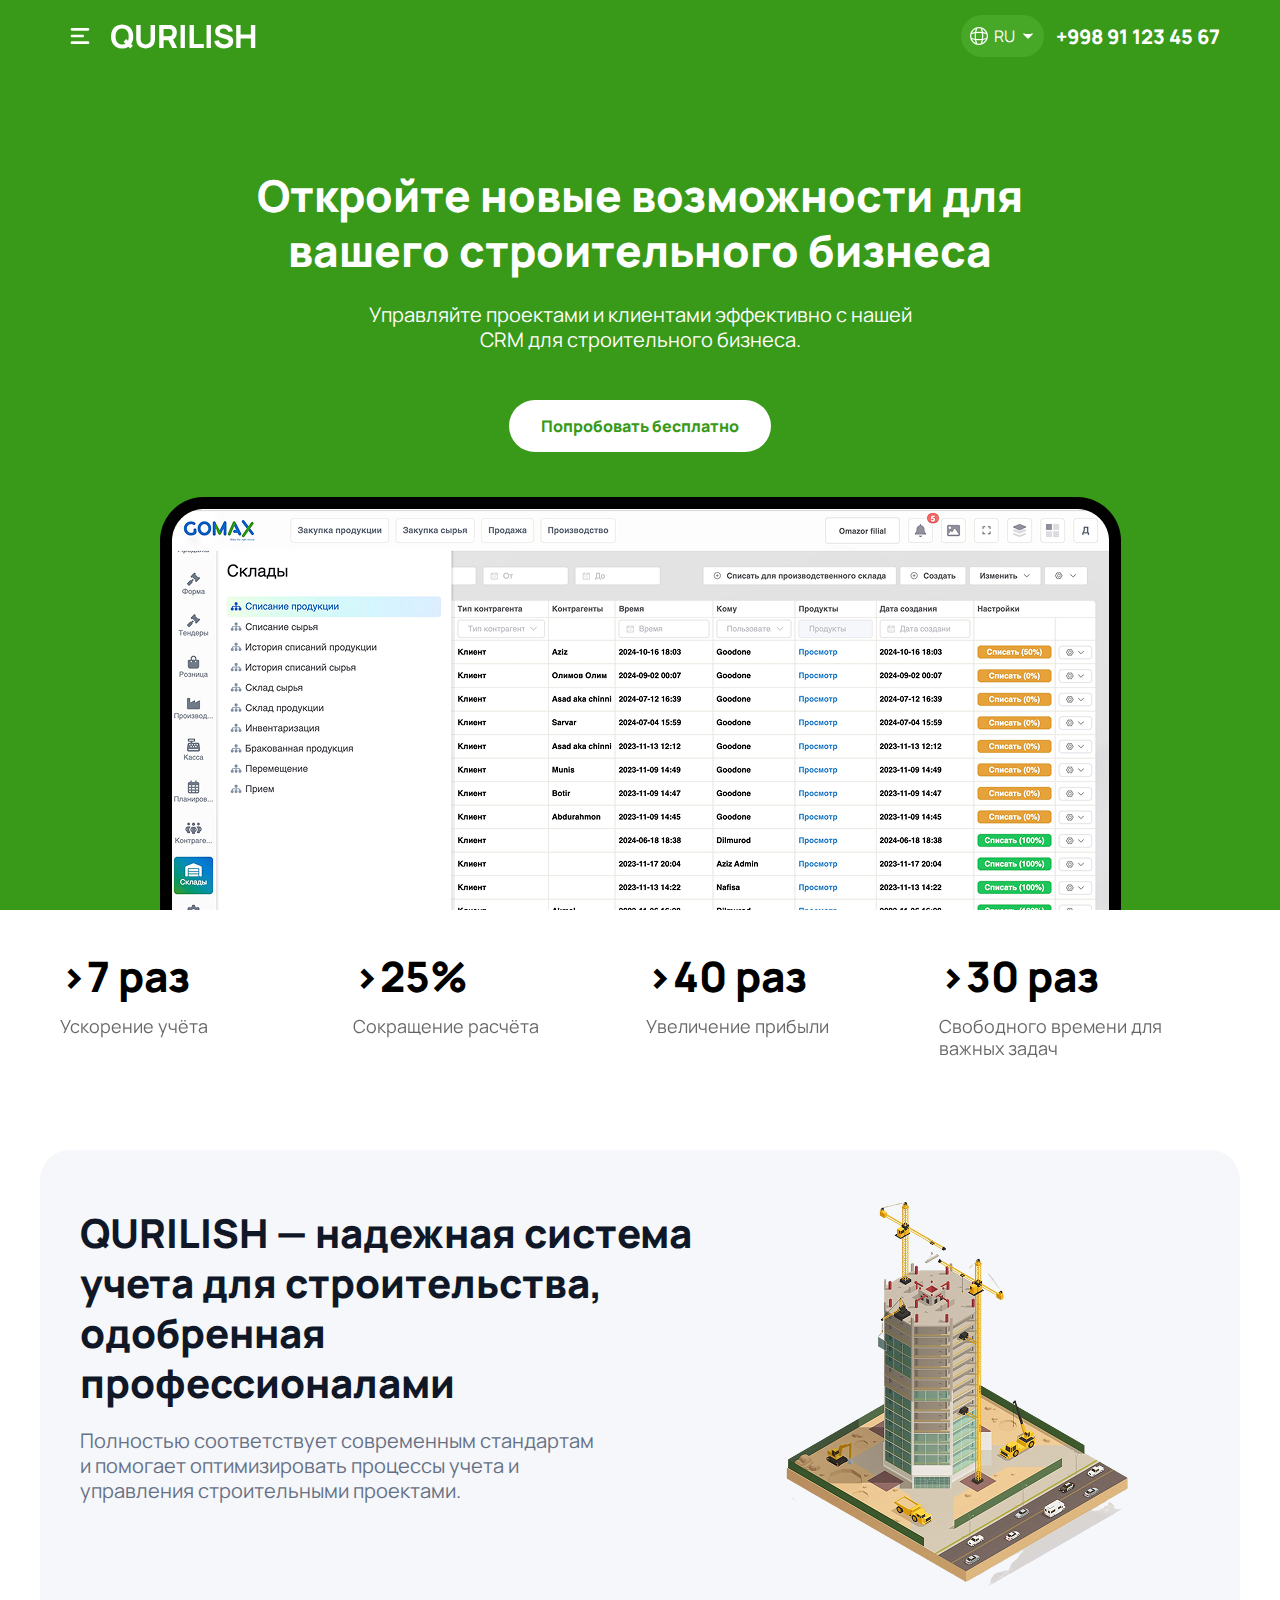
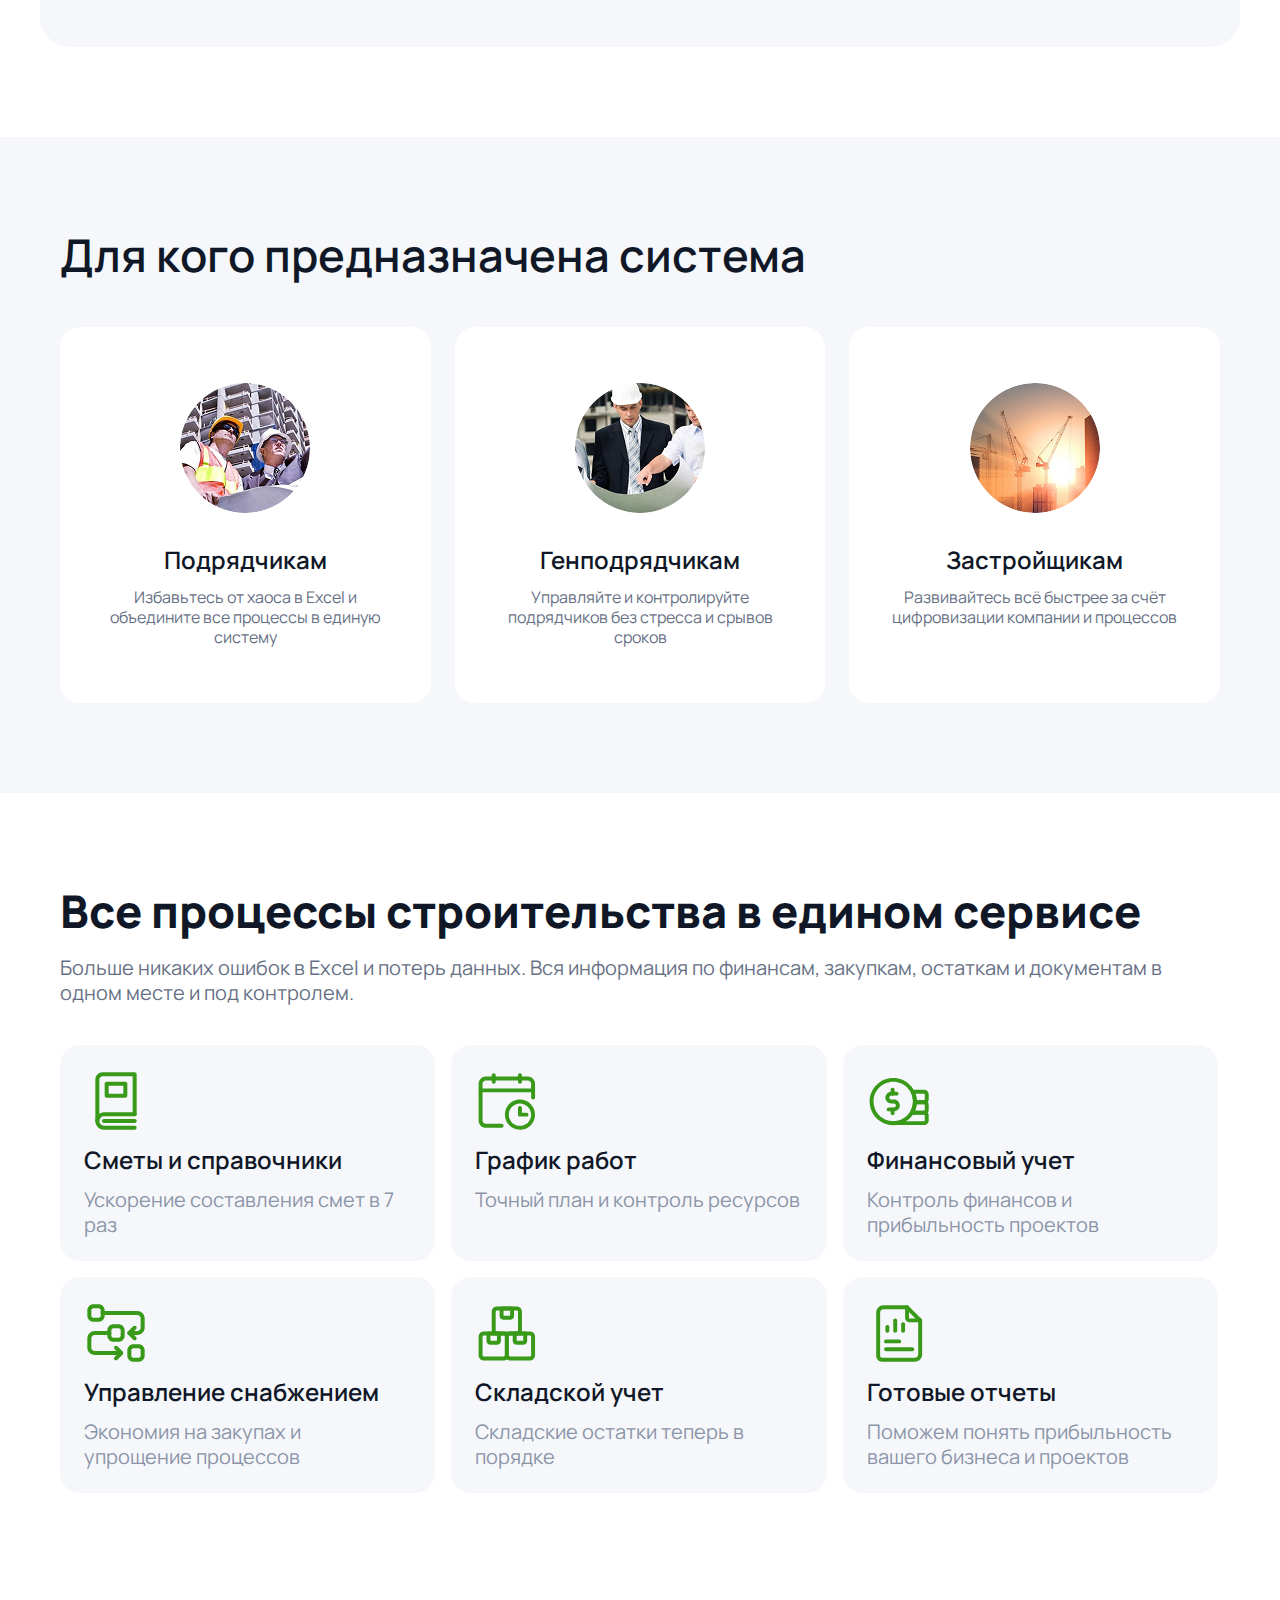
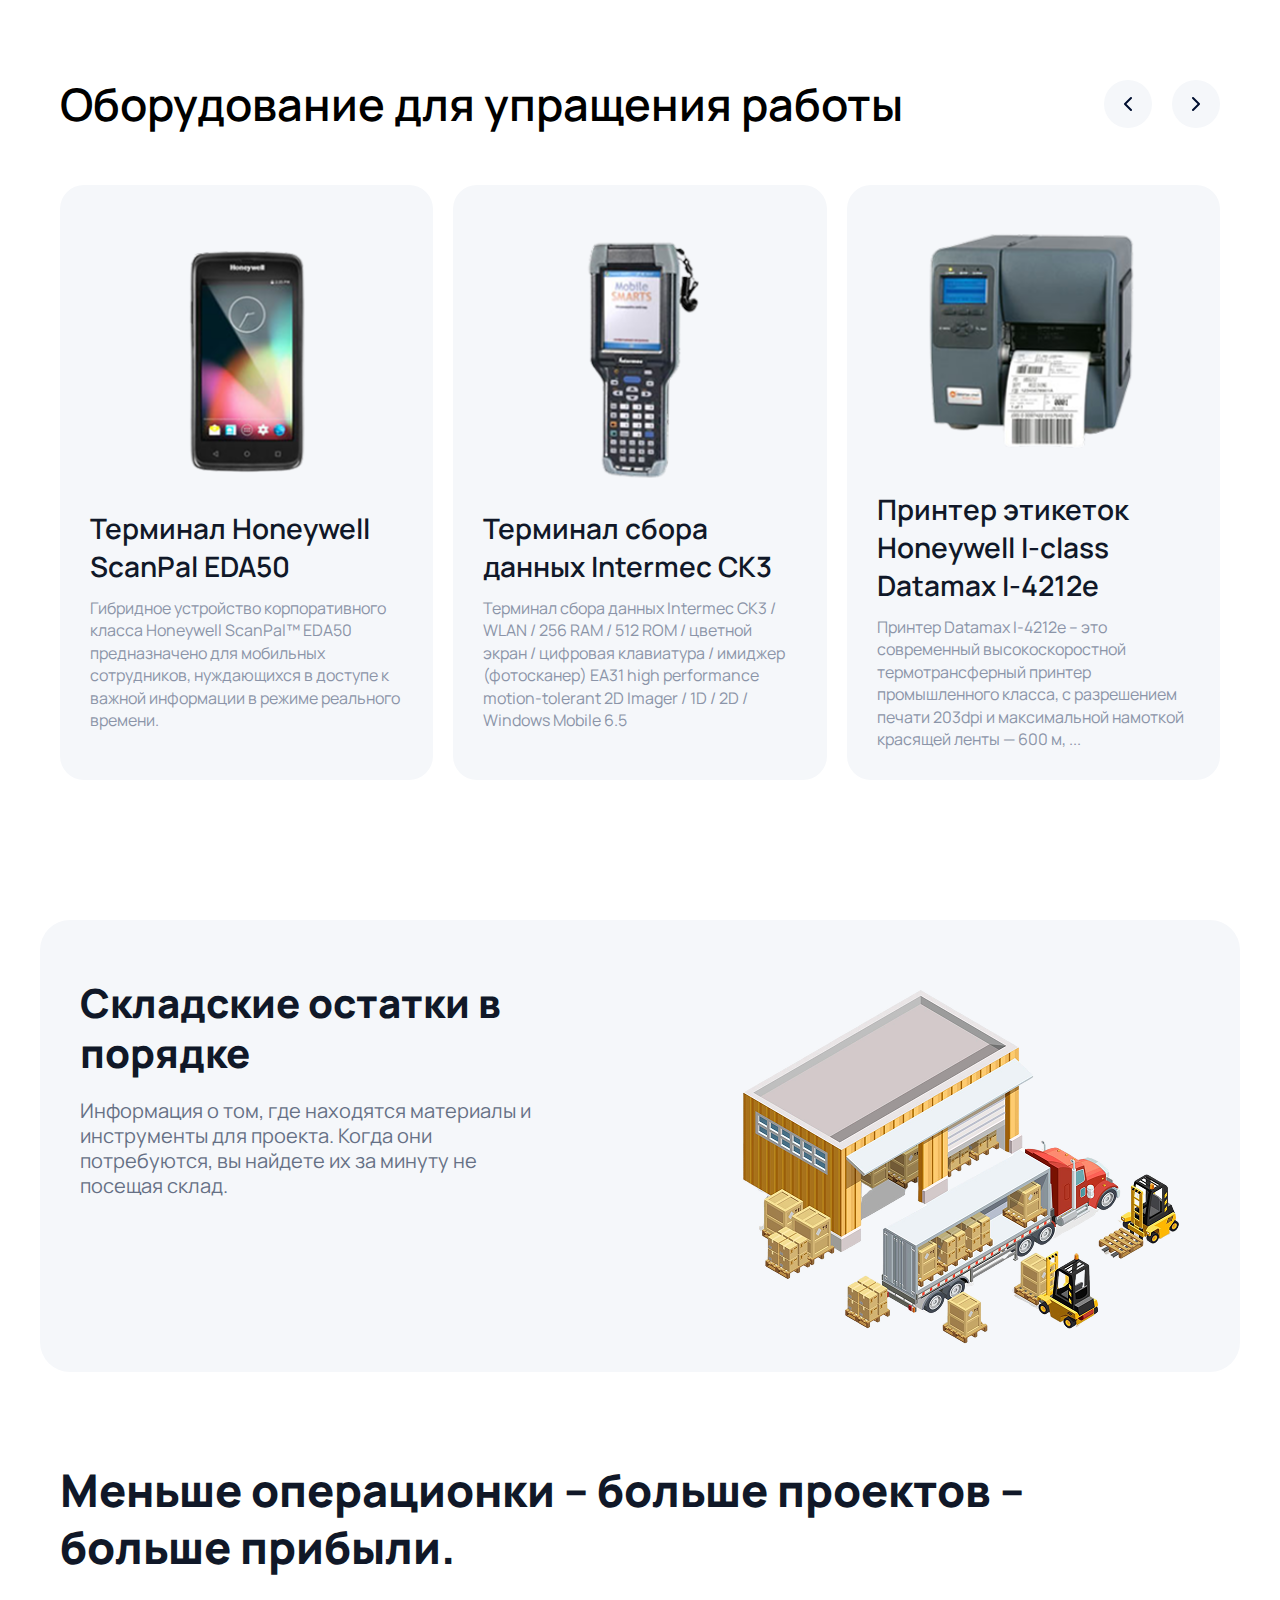
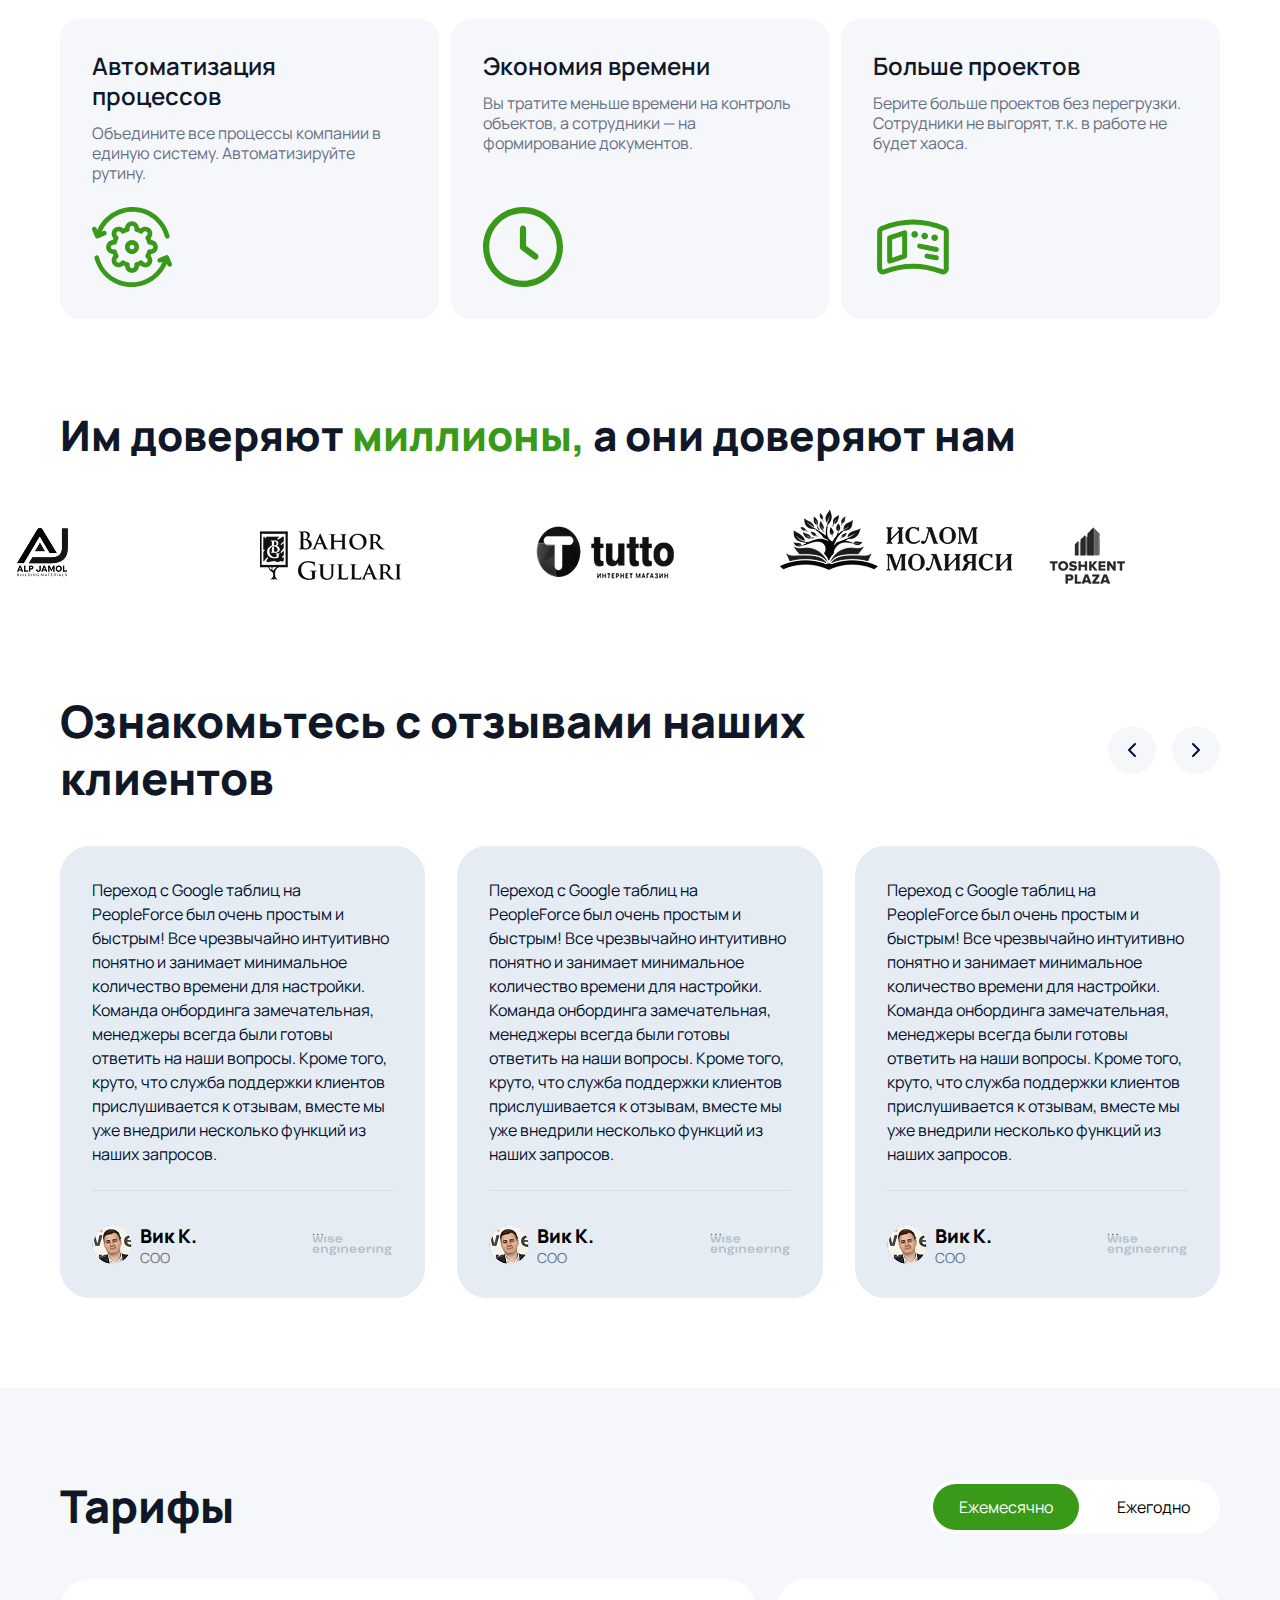
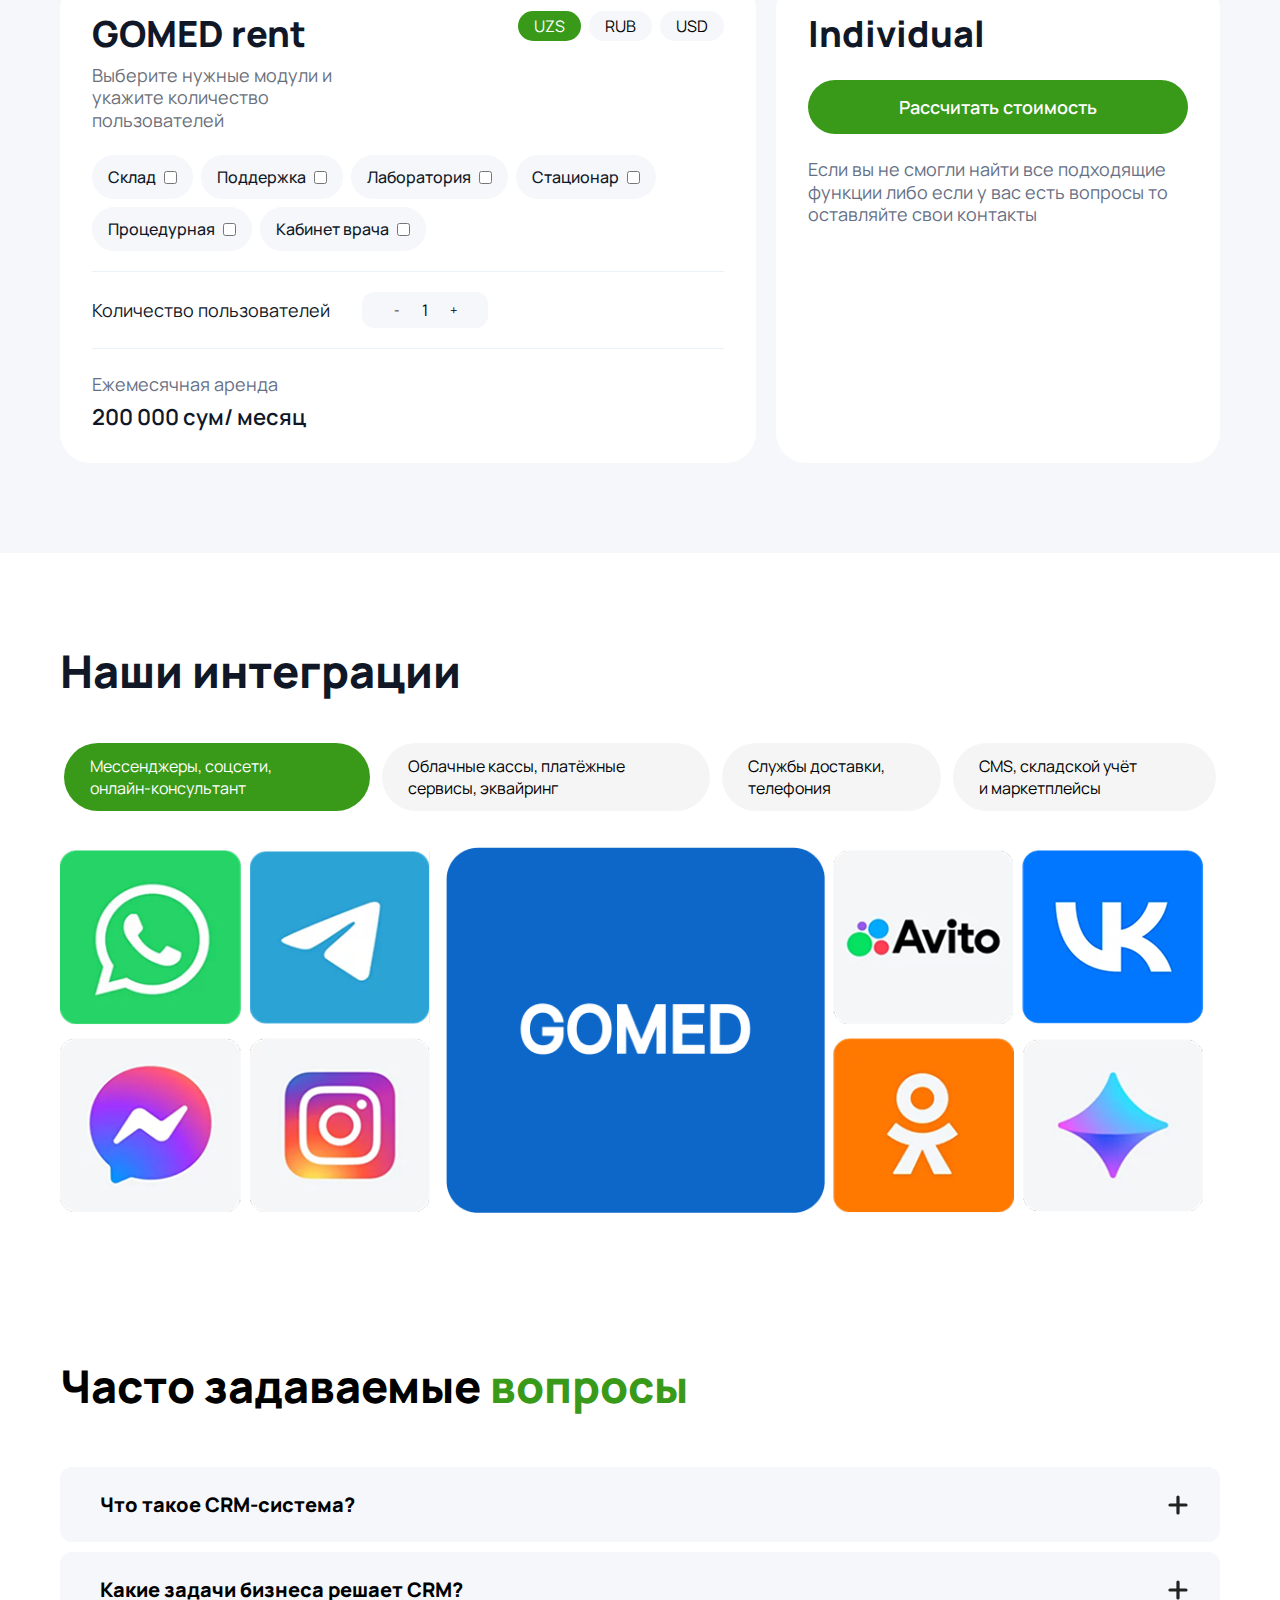
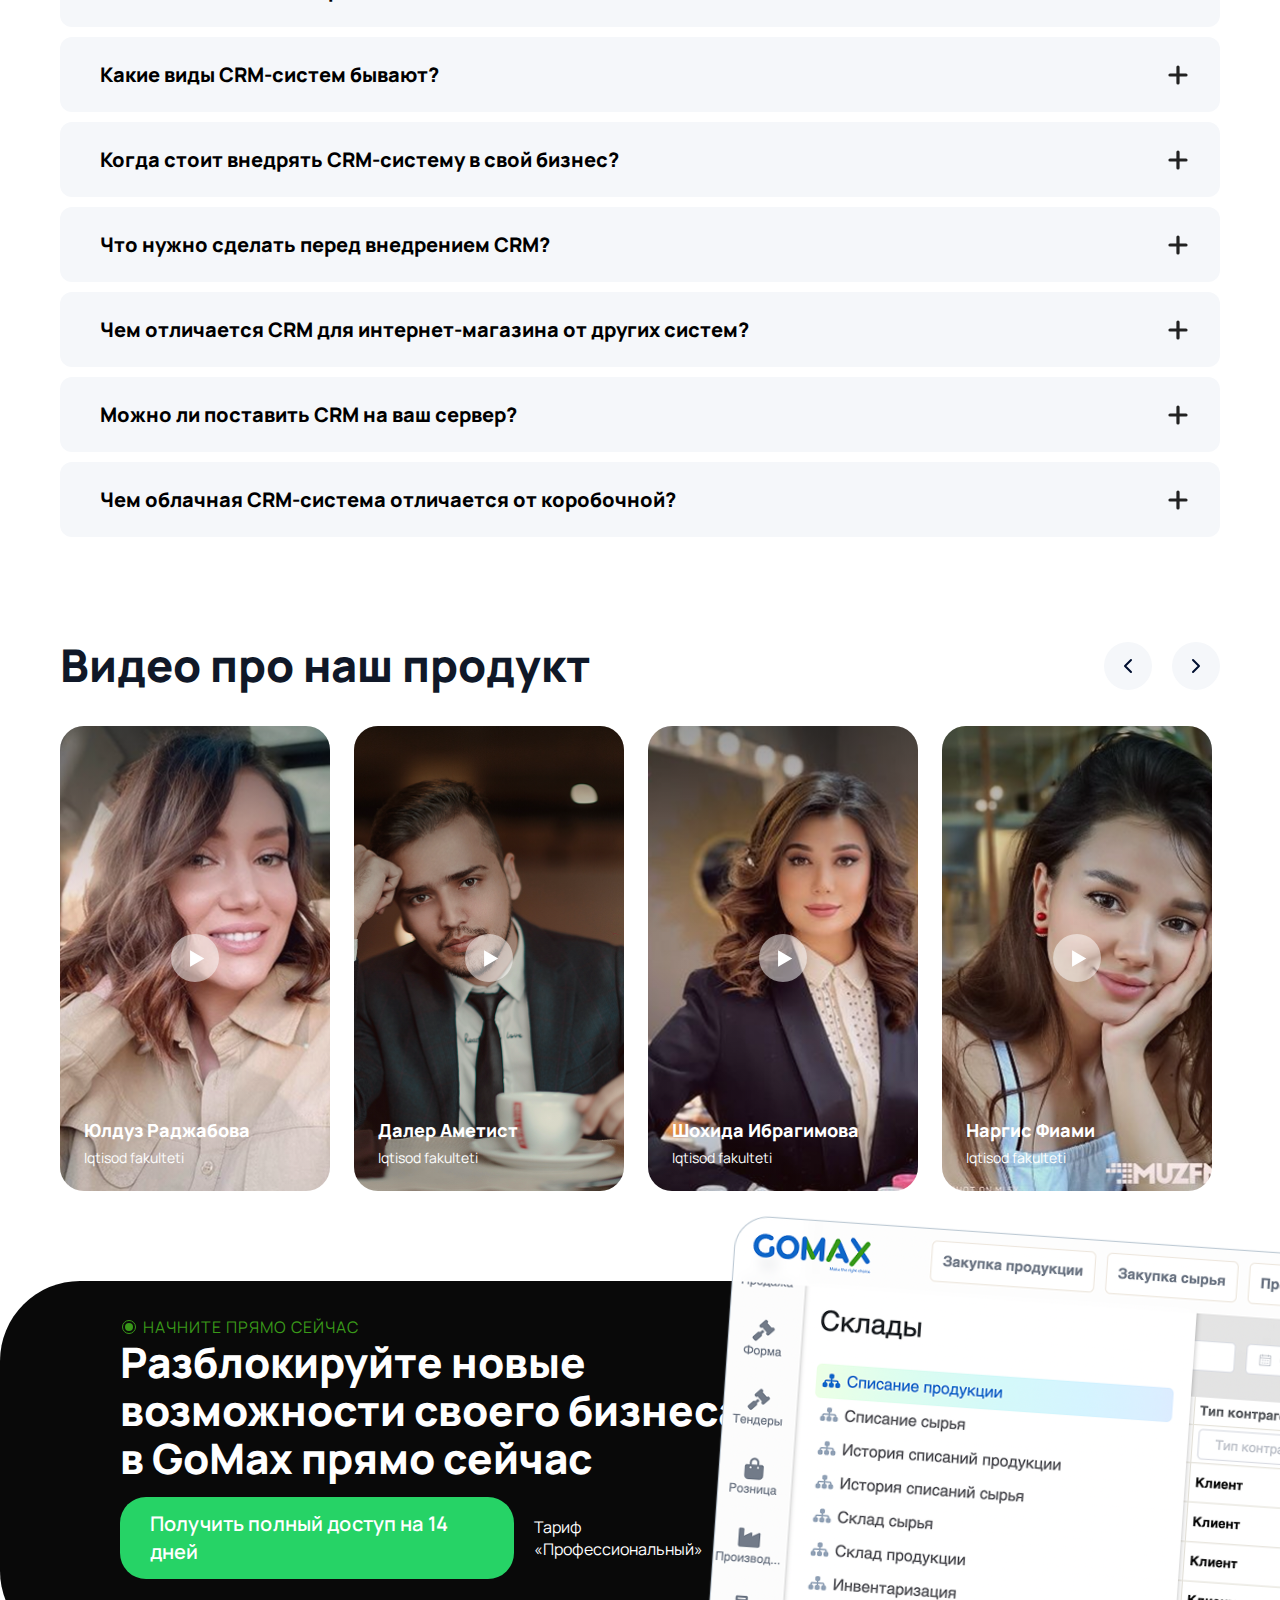
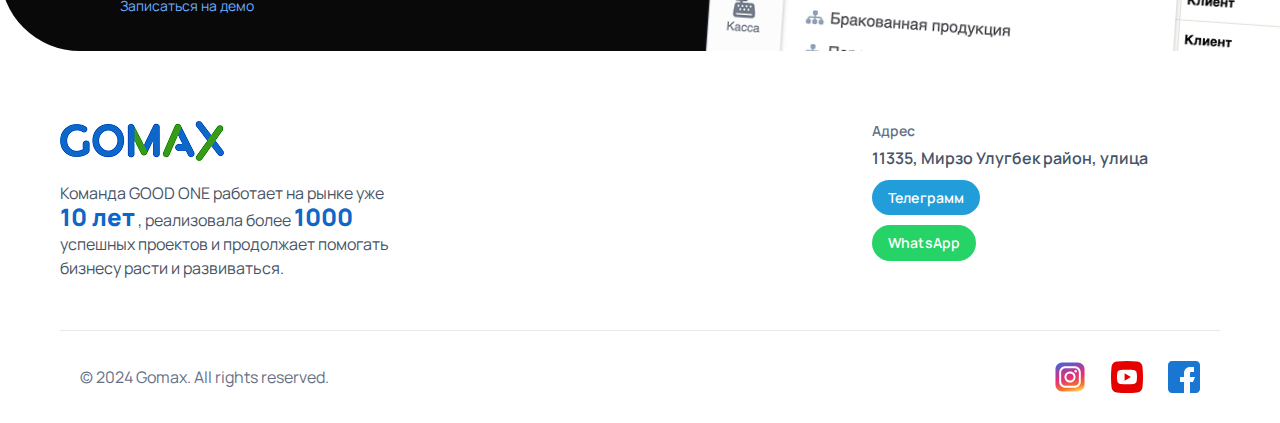
<file: pages/construction.html>
<!DOCTYPE html>
<html lang="en">
  <head>
    <meta charset="UTF-8" />
    <link
      rel="stylesheet"
      href="/assets/css/construction/constructon.css" />
    <link
      rel="stylesheet"
      href="/assets/css/global/swiper-bundle.min.css" />
    <meta
      name="viewport"
      content="width=device-width, initial-scale=1.0" />
    <title>QURILISH</title>
  </head>
  <body>
    <header class="header construction">
      <div class="header__container container">
        <div class="header__logo">
          <button class="header__burger-btn">
            <img
              class="header__burger-open"
              src="/assets/icons/burger.svg"
              alt="" />
            <img
              class="header__burger-close"
              src="/assets/icons/remove.svg"
              alt="" />
          </button>
          <a href="/index.html">QURILISH</a>
        </div>

        <div class="header__actions">
          <div class="header__lang">
            <img
              src="/assets/icons/lang.svg"
              alt="" />
            <span>RU</span>
            <span>
              <img
                src="/assets/icons/chevron-down.svg"
                alt="" />
            </span>
          </div>

          <a
            class="header__phone"
            href="tel:+998911234567">
            +998 91 123 45 67
          </a>
        </div>
      </div>
    </header>

    <div class="nav__overlay construction">
      <div class="nav__overlay-container">
        <div class="header__nav-modules">
          <a
            class="header__nav-module"
            href="/pages/gomed.html">
            <h3>GOMED</h3>
            <p>автоматизация медицинских учреждений</p>
            <div class="header__nav-module-img">
              <img
                src="/assets/icons/gomed-icon.svg"
                alt="" />
            </div>
          </a>
          <a
            class="header__nav-module"
            href="/index.html">
            <h3>GOMAX</h3>
            <p>производственная автоматизация</p>
            <div class="header__nav-module-img">
              <img
                src="/assets/icons/gomax-icon.svg"
                alt="" />
            </div>
          </a>
          <a
            class="header__nav-module"
            href="/pages/retail.html">
            <h3>RETAIL</h3>
            <p>система учета магазина на основе GOMAX</p>
            <div class="header__nav-module-img">
              <img
                src="/assets/icons/retail-icon.svg"
                alt="" />
            </div>
          </a>
          <a
            class="header__nav-module"
            href="/pages/wms.html">
            <h3>WMS</h3>
            <p>складской учет на основе GOMAX</p>
            <div class="header__nav-module-img">
              <img
                src="/assets/icons/wms-icon.svg"
                alt="" />
            </div>
          </a>
          <a
            class="header__nav-module"
            href="/pages/gohouse.html">
            <h3>GoHouse</h3>
            <p>для ведения учета и процесса постпродажи новостроек</p>
            <div class="header__nav-module-img">
              <img
                src="/assets/icons/gohouse-icon.svg"
                alt="" />
            </div>
          </a>
          <a
            class="header__nav-module"
            href="/pages/construction.html">
            <h3>Qurilish</h3>
            <p>для ведения учет строительства</p>
            <div class="header__nav-module-img">
              <img
                src="/assets/icons/contructor-icon.svg"
                alt="" />
            </div>
          </a>
          <a
            class="header__nav-module"
            href="/pages/gohr.html">
            <h3>GOHR</h3>
            <p>автоматизация кадрового отдела</p>
            <div class="header__nav-module-img">
              <img
                src="/assets/icons/gohr-icon.svg"
                alt="" />
            </div>
          </a>
          <a
            class="header__nav-module"
            href="/pages/cargo.html">
            <h3>CARGO</h3>
            <p>Комплексное решение для логистики</p>
            <div class="header__nav-module-img">
              <img
                src="/assets/icons/cargo-icon.svg"
                alt="" />
            </div>
          </a>
        </div>
      </div>
    </div>

    <main class="main">
      <section class="hero">
        <div class="hero__container container">
          <div class="hero__desc">
            <h1>Откройте новые возможности для вашего строительного бизнеса</h1>
            <p>Управляйте проектами и клиентами эффективно с нашей CRM для строительного бизнеса.</p>

            <button class="main__btn">Попробовать бесплатно</button>
          </div>

          <div class="hero__img">
            <img
              src="/assets/images/wws-hero.png"
              alt="" />
          </div>
        </div>
      </section>

      <section class="stata">
        <div class="container stata__container">
          <div class="stata__list">
            <div class="stata__item">
              <h3>>7 раз</h3>
              <p>Ускорение учёта</p>
            </div>
            <div class="stata__item">
              <h3>>25%</h3>
              <p>Сокращение расчёта</p>
            </div>
            <div class="stata__item">
              <h3>>40 раз</h3>
              <p>Увеличение прибыли</p>
            </div>
            <div class="stata__item">
              <h3>>30 раз</h3>
              <p>Свободного времени для важных задач</p>
            </div>
          </div>
        </div>
      </section>

      <section class="banner">
        <div class="banner__content container">
          <div class="banner__desc">
            <h2>QURILISH — надежная система учета для строительства, одобренная профессионалами</h2>
            <p>Полностью соответствует современным стандартам и помогает оптимизировать процессы учета и управления строительными проектами.</p>
          </div>

          <div class="banner__img">
            <img
              src="/assets/images/construction-banner.png"
              alt="" />
          </div>
        </div>
      </section>

      <section class="target">
        <div class="container terget__container">
          <h2>Для кого предназначена система</h2>
          <div class="target__content">
            <div class="target__item">
              <div class="target__item-img">
                <img
                  src="/assets/images/target1.png"
                  alt="" />
              </div>
              <h3>Подрядчикам</h3>
              <p>Избавьтесь от хаоса в Excel и объедините все процессы в единую систему</p>
            </div>
            <div class="target__item">
              <div class="target__item-img">
                <img
                  src="/assets/images/target2.png"
                  alt="" />
              </div>
              <h3>Генподрядчикам</h3>
              <p>Управляйте и контролируйте подрядчиков без стресса и срывов сроков</p>
            </div>
            <div class="target__item">
              <div class="target__item-img">
                <img
                  src="/assets/images/target3.png"
                  alt="" />
              </div>
              <h3>Застройщикам</h3>
              <p>Развивайтесь всё быстрее за счёт цифровизации компании и процессов</p>
            </div>
          </div>
        </div>
      </section>

      <section class="proccess">
        <div class="proccess__container container">
          <div class="proccess__header">
            <h2>Все процессы строительства в едином сервисе</h2>

            <p>Больше никаких ошибок в Excel и потерь данных. Вся информация по финансам, закупкам, остаткам и документам в одном месте и под контролем.</p>
          </div>

          <div class="proccess__list">
            <div class="proccess__item">
              <div class="proccess__item-img">
                <img
                  src="/assets/icons/cs-proccess1.svg"
                  alt="" />
              </div>
              <h3>Сметы и справочники</h3>
              <p>Ускорение составления смет в 7 раз</p>
            </div>
            <div class="proccess__item">
              <div class="proccess__item-img">
                <img
                  src="/assets/icons/cs-proccess2.svg"
                  alt="" />
              </div>
              <h3>График работ</h3>
              <p>Точный план и контроль ресурсов</p>
            </div>
            <div class="proccess__item">
              <div class="proccess__item-img">
                <img
                  src="/assets/icons/cs-proccess3.svg"
                  alt="" />
              </div>
              <h3>Финансовый учет</h3>
              <p>Контроль финансов и прибыльность проектов</p>
            </div>
            <div class="proccess__item">
              <div class="proccess__item-img">
                <img
                  src="/assets/icons/cs-proccess4.svg"
                  alt="" />
              </div>
              <h3>Управление снабжением</h3>
              <p>Экономия на закупах и упрощение процессов</p>
            </div>
            <div class="proccess__item">
              <div class="proccess__item-img">
                <img
                  src="/assets/icons/cs-proccess5.svg"
                  alt="" />
              </div>
              <h3>Складской учет</h3>
              <p>Складские остатки теперь в порядке</p>
            </div>
            <div class="proccess__item">
              <div class="proccess__item-img">
                <img
                  src="/assets/icons/cs-proccess6.svg"
                  alt="" />
              </div>
              <h3>Готовые отчеты</h3>
              <p>Поможем понять прибыльность вашего бизнеса и проектов</p>
            </div>
          </div>
        </div>
      </section>

      <section class="devices">
        <div class="devices__content container">
          <div class="devices__header">
            <h1 class="devices__title">Оборудование для упращения работы</h1>
            <div class="devices__slider-btns">
              <button class="devices__slider-btn devices__slider-btn--prev">
                <img
                  src="/assets/icons/arrow-left.svg"
                  alt="" />
              </button>
              <button class="devices__slider-btn devices__slider-btn--next">
                <img
                  src="/assets/icons/arrow-right.svg"
                  alt="" />
              </button>
            </div>
          </div>
          <div class="devices__list">
            <div class="devicecard">
              <img
                class="devicecard__image"
                src="/assets/images/retail-device1.png"
                alt="device image" />
              <h3 class="devicecard__label">Терминал Honeywell ScanPal EDA50</h3>
              <span class="devicecard__desc">Гибридное устройство корпоративного класса Honeywell ScanPal™ EDA50 предназначено для мобильных сотрудников, нуждающихся в доступе к важной информации в режиме реального времени. </span>
            </div>
            <div class="devicecard">
              <img
                class="devicecard__image"
                src="/assets/images/retail-device2.png"
                alt="device image" />
              <h3 class="devicecard__label">Терминал сбора данных Intermec CK3</h3>
              <span class="devicecard__desc">Терминал сбора данных Intermec CK3 / WLAN / 256 RAM / 512 ROM / цветной экран / цифровая клавиатура / имиджер (фотосканер) EA31 high performance motion-tolerant 2D Imager / 1D / 2D / Windows Mobile 6.5</span>
            </div>
            <div class="devicecard">
              <img
                class="devicecard__image"
                src="/assets/images/retail-device3.png"
                alt="device image" />
              <h3 class="devicecard__label">Принтер этикеток Honeywell I-class Datamax I-4212e</h3>
              <span class="devicecard__desc">Принтер Datamax I-4212e – это современный высокоскоростной термотрансферный принтер промышленного класса, с разрешением печати 203dpi и максимальной намоткой красящей ленты — 600 м, ...</span>
            </div>
          </div>
        </div>
      </section>

      <section class="banner help">
        <div class="banner__content container">
          <div class="banner__desc">
            <h2>Складские остатки в порядке</h2>
            <p>Информация о том, где находятся материалы и инструменты для проекта. Когда они потребуются, вы найдете их за минуту не посещая склад.</p>
          </div>

          <div class="banner__img">
            <img
              src="/assets/images/cs-banner2.png"
              alt="" />
          </div>
        </div>
      </section>

      <section class="advant">
        <div class="container advant__container">
          <h2>Меньше операционки – больше проектов –  больше прибыли.</h2>
          <div class="advant__content">
            <div class="advant__item">
              <div>
                <h3>Автоматизация процессов</h3>
                <p>Объедините все процессы компании в единую систему. Автоматизируйте рутину.</p>
              </div>

              <img
                src="/assets/icons/advant1.svg"
                alt="" />
            </div>
            <div class="advant__item">
              <div>
                <h3>Экономия времени</h3>
                <p>Вы тратите меньше времени на контроль объектов, а сотрудники — на формирование документов.</p>
              </div>

              <img
                src="/assets/icons/advant2.svg"
                alt="" />
            </div>
            <div class="advant__item">
              <div>
                <h3>Больше проектов</h3>
                <p>Берите больше проектов без перегрузки. Сотрудники не выгорят, т.к. в работе не будет хаоса.</p>
              </div>

              <img
                src="/assets/icons/advant3.svg"
                alt="" />
            </div>
          </div>
        </div>
      </section>

      <section class="trust">
        <div class="container">
          <h2>
            Им доверяют
            <span>миллионы,</span>
            а они доверяют нам
          </h2>
        </div>

        <div class="gmx-swiper swiper">
          <div class="swiper-wrapper">
            <div class="swiper-slide partners__item">
              <img
                src="/assets/images/partner1.png"
                alt="" />
            </div>
            <div class="swiper-slide partners__item">
              <img
                src="/assets/images/partner2.png"
                alt="" />
            </div>
            <div class="swiper-slide partners__item">
              <img
                src="/assets/images/partner3.png"
                alt="" />
            </div>
            <div class="swiper-slide partners__item">
              <img
                src="/assets/images/partner4.png"
                alt="" />
            </div>
            <div class="swiper-slide partners__item">
              <img
                src="/assets/images/partner5.png"
                alt="" />
            </div>
            <div class="swiper-slide partners__item">
              <img
                src="/assets/images/partner6.png"
                alt="" />
            </div>
            <div class="swiper-slide partners__item">
              <img
                src="/assets/images/partner7.png"
                alt="" />
            </div>
            <div class="swiper-slide partners__item">
              <img
                src="/assets/images/partner8.png"
                alt="" />
            </div>
          </div>
        </div>
      </section>

      <section class="testimonials">
        <div class="container testimonials__container">
          <div class="testimonials__header">
            <h2>Ознакомьтесь с отзывами наших клиентов</h2>

            <div class="testimonials__slider-btns">
              <button class="testimonials__slider-btn">
                <img
                  src="/assets/icons/arrow-left.svg"
                  alt="" />
              </button>
              <button class="testimonials__slider-btn">
                <img
                  src="/assets/icons/arrow-right.svg"
                  alt="" />
              </button>
            </div>
          </div>

          <div class="testimonials__content">
            <div class="testimonials__content-item">
              <p>Переход с Google таблиц на PeopleForce был очень простым и быстрым! Все чрезвычайно интуитивно понятно и занимает минимальное количество времени для настройки. Команда онбординга замечательная, менеджеры всегда были готовы ответить на наши вопросы. Кроме того, круто, что служба поддержки клиентов прислушивается к отзывам, вместе мы уже внедрили несколько функций из наших запросов.</p>

              <div class="testimonials__content-user">
                <div class="testimonials__content-user-info">
                  <img
                    src="/assets/images/testimonial.png"
                    alt="" />
                  <div>
                    <h3>Вик К.</h3>
                    <p>COO</p>
                  </div>
                </div>

                <div class="testimonials__content-user-logo">
                  <img
                    src="/assets/icons/tesimonial-logo.svg"
                    alt="" />
                </div>
              </div>
            </div>
            <div class="testimonials__content-item">
              <p>Переход с Google таблиц на PeopleForce был очень простым и быстрым! Все чрезвычайно интуитивно понятно и занимает минимальное количество времени для настройки. Команда онбординга замечательная, менеджеры всегда были готовы ответить на наши вопросы. Кроме того, круто, что служба поддержки клиентов прислушивается к отзывам, вместе мы уже внедрили несколько функций из наших запросов.</p>

              <div class="testimonials__content-user">
                <div class="testimonials__content-user-info">
                  <img
                    src="/assets/images/testimonial.png"
                    alt="" />
                  <div>
                    <h3>Вик К.</h3>
                    <p>COO</p>
                  </div>
                </div>

                <div class="testimonials__content-user-logo">
                  <img
                    src="/assets/icons/tesimonial-logo.svg"
                    alt="" />
                </div>
              </div>
            </div>
            <div class="testimonials__content-item">
              <p>Переход с Google таблиц на PeopleForce был очень простым и быстрым! Все чрезвычайно интуитивно понятно и занимает минимальное количество времени для настройки. Команда онбординга замечательная, менеджеры всегда были готовы ответить на наши вопросы. Кроме того, круто, что служба поддержки клиентов прислушивается к отзывам, вместе мы уже внедрили несколько функций из наших запросов.</p>

              <div class="testimonials__content-user">
                <div class="testimonials__content-user-info">
                  <img
                    src="/assets/images/testimonial.png"
                    alt="" />
                  <div>
                    <h3>Вик К.</h3>
                    <p>COO</p>
                  </div>
                </div>

                <div class="testimonials__content-user-logo">
                  <img
                    src="/assets/icons/tesimonial-logo.svg"
                    alt="" />
                </div>
              </div>
            </div>
          </div>
        </div>
      </section>

      <section class="plans">
        <div class="container plans__container">
          <div class="plans__header">
            <h2>Тарифы</h2>

            <div class="plans__tab">
              <div class="plans__tab-item active">Ежемесячно</div>
              <div class="plans__tab-item">Ежегодно</div>
            </div>
          </div>
          <div class="plans__content">
            <div class="plans__content-info">
              <div class="plans__content-header">
                <div>
                  <h3>GOMED rent</h3>
                  <p>Выберите нужные модули и укажите количество пользователей</p>
                </div>
                <div class="plans__currencies">
                  <div class="plans__currencies-item active">UZS</div>
                  <div class="plans__currencies-item">RUB</div>
                  <div class="plans__currencies-item">USD</div>
                </div>
              </div>

              <div class="plans__content-items">
                <label>
                  Склад
                  <input
                    type="checkbox"
                    name="sklad"
                    id="" />
                </label>
                <label>
                  Поддержка
                  <input
                    type="checkbox"
                    name="support"
                    id="" />
                </label>
                <label>
                  Лаборатория
                  <input
                    type="checkbox"
                    name="lab"
                    id="" />
                </label>
                <label>
                  Стационар
                  <input
                    type="checkbox"
                    name="stationar"
                    id="" />
                </label>
                <label>
                  Процедурная
                  <input
                    type="checkbox"
                    name="procedural"
                    id="" />
                </label>
                <label>
                  Кабинет врача
                  <input
                    type="checkbox"
                    name="cabinet"
                    id="" />
                </label>
              </div>

              <div class="plans__content-users">
                <p>Количество пользователей</p>
                <div class="plans__content-users-count">
                  <button>-</button>
                  <span>1</span>
                  <button>+</button>
                </div>
              </div>

              <div class="plans__content-footer">
                <p>Ежемесячная аренда</p>
                <span>200 000 сум/ месяц</span>
              </div>
            </div>

            <div class="plans__content-calculate">
              <h3>Individual</h3>
              <button class="main__btn-primary">Рассчитать стоимость</button>
              <p>Если вы не смогли найти все подходящие функции либо если у вас есть вопросы то оставляйте свои контакты</p>
            </div>
          </div>
        </div>
      </section>

      <section class="integrations">
        <div class="container integrations__container">
          <h2>Наши интеграции</h2>

          <div class="integrations__tabs">
            <div class="integrations__tab active">Мессенджеры, соцсети, онлайн‑консультант</div>
            <div class="integrations__tab">Облачные кассы, платёжные сервисы, эквайринг</div>
            <div class="integrations__tab">Службы доставки, телефония</div>
            <div class="integrations__tab">CMS, складской учёт и маркетплейсы</div>
          </div>

          <div class="integrations__content">
            <div class="integrations-content__left">
              <img
                src="/assets/images/whatsup.png"
                alt="" />
              <img
                src="/assets/images/tg.png"
                alt="" />
              <img
                src="/assets/images/messanger.png"
                alt="" />
              <img
                src="/assets/images/instagram.png"
                alt="" />
            </div>

            <div class="integrations__content-middle">
              <img
                src="/assets/images/gomed.png"
                alt="" />
            </div>

            <div class="integrations-content__right">
              <img
                src="/assets/images/avito.png"
                alt="" />
              <img
                src="/assets/images/vk.png"
                alt="" />
              <img
                src="/assets/images/ok.png"
                alt="" />
              <img
                src="/assets/images/yuka.png"
                alt="" />
            </div>
          </div>
        </div>
      </section>

      <section class="faq">
        <div class="faq__content container">
          <h1 class="faq__title">
            Часто задаваемые
            <span>вопросы</span>
          </h1>
          <div class="faq__list">
            <div class="faqcard">
              <p class="faqcard__question">Что такое CRM-система?</p>
              <p class="faqcard__answer">Lorem ipsum dolor sit amet consectetur adipisicing elit. Dicta harum esse amet labore incidunt beatae quaerat, qui delectus error laboriosam voluptas? Id vitae deserunt animi officiis ea repudiandae perspiciatis ipsa praesentium, fugiat neque suscipit obcaecati veniam tempora similique nobis aliquid molestiae optio architecto, quasi, reiciendis alias temporibus! Hic, corporis excepturi.</p>
            </div>
            <div class="faqcard">
              <p class="faqcard__question">Какие задачи бизнеса решает CRM?</p>
              <p class="faqcard__answer">Lorem ipsum dolor sit amet consectetur adipisicing elit. Dicta harum esse amet labore incidunt beatae quaerat, qui delectus error laboriosam voluptas? Id vitae deserunt animi officiis ea repudiandae perspiciatis ipsa praesentium, fugiat neque suscipit obcaecati veniam tempora similique nobis aliquid molestiae optio architecto, quasi, reiciendis alias temporibus! Hic, corporis excepturi.</p>
            </div>
            <div class="faqcard">
              <p class="faqcard__question">Какие виды CRM-систем бывают?</p>
              <p class="faqcard__answer">Lorem ipsum dolor sit amet consectetur adipisicing elit. Dicta harum esse amet labore incidunt beatae quaerat, qui delectus error laboriosam voluptas? Id vitae deserunt animi officiis ea repudiandae perspiciatis ipsa praesentium, fugiat neque suscipit obcaecati veniam tempora similique nobis aliquid molestiae optio architecto, quasi, reiciendis alias temporibus! Hic, corporis excepturi.</p>
            </div>
            <div class="faqcard">
              <p class="faqcard__question">Когда стоит внедрять CRM-систему в свой бизнес?</p>
              <p class="faqcard__answer">Lorem ipsum dolor sit amet consectetur adipisicing elit. Dicta harum esse amet labore incidunt beatae quaerat, qui delectus error laboriosam voluptas? Id vitae deserunt animi officiis ea repudiandae perspiciatis ipsa praesentium, fugiat neque suscipit obcaecati veniam tempora similique nobis aliquid molestiae optio architecto, quasi, reiciendis alias temporibus! Hic, corporis excepturi.</p>
            </div>
            <div class="faqcard">
              <p class="faqcard__question">Что нужно сделать перед внедрением CRM?</p>
              <p class="faqcard__answer">Lorem ipsum dolor sit amet consectetur adipisicing elit. Dicta harum esse amet labore incidunt beatae quaerat, qui delectus error laboriosam voluptas? Id vitae deserunt animi officiis ea repudiandae perspiciatis ipsa praesentium, fugiat neque suscipit obcaecati veniam tempora similique nobis aliquid molestiae optio architecto, quasi, reiciendis alias temporibus! Hic, corporis excepturi.</p>
            </div>
            <div class="faqcard">
              <p class="faqcard__question">Чем отличается CRM для интернет-магазина от других систем?</p>
              <p class="faqcard__answer">Lorem ipsum dolor sit amet consectetur adipisicing elit. Dicta harum esse amet labore incidunt beatae quaerat, qui delectus error laboriosam voluptas? Id vitae deserunt animi officiis ea repudiandae perspiciatis ipsa praesentium, fugiat neque suscipit obcaecati veniam tempora similique nobis aliquid molestiae optio architecto, quasi, reiciendis alias temporibus! Hic, corporis excepturi.</p>
            </div>
            <div class="faqcard">
              <p class="faqcard__question">Можно ли поставить CRM на ваш сервер?</p>
              <p class="faqcard__answer">Lorem ipsum dolor sit amet consectetur adipisicing elit. Dicta harum esse amet labore incidunt beatae quaerat, qui delectus error laboriosam voluptas? Id vitae deserunt animi officiis ea repudiandae perspiciatis ipsa praesentium, fugiat neque suscipit obcaecati veniam tempora similique nobis aliquid molestiae optio architecto, quasi, reiciendis alias temporibus! Hic, corporis excepturi.</p>
            </div>
            <div class="faqcard">
              <p class="faqcard__question">Чем облачная CRM-система отличается от коробочной?</p>
              <p class="faqcard__answer">Lorem ipsum dolor sit amet consectetur adipisicing elit. Dicta harum esse amet labore incidunt beatae quaerat, qui delectus error laboriosam voluptas? Id vitae deserunt animi officiis ea repudiandae perspiciatis ipsa praesentium, fugiat neque suscipit obcaecati veniam tempora similique nobis aliquid molestiae optio architecto, quasi, reiciendis alias temporibus! Hic, corporis excepturi.</p>
            </div>
          </div>
        </div>
      </section>

      <section class="videos">
        <div class="container videos__container">
          <div class="videos__header">
            <h2>Видео про наш продукт</h2>
            <div class="videos__slider-btns">
              <button class="videos__slider-btn">
                <img
                  src="/assets/icons/arrow-left.svg"
                  alt="" />
              </button>
              <button class="videos__slider-btn">
                <img
                  src="/assets/icons/arrow-right.svg"
                  alt="" />
              </button>
            </div>
          </div>

          <div class="videos__content">
            <div class="videos__item">
              <div class="videos__item-img">
                <img
                  src="/assets/images/videos1.png"
                  alt="" />
              </div>
              <div class="videos__item-play">
                <img
                  src="/assets/icons/play.svg"
                  alt="" />
              </div>
              <div class="videos__item-desc">
                <h3>Юлдуз Раджабова</h3>
                <p>Iqtisod fakulteti</p>
              </div>
              <div class="videos-item-mask"></div>
            </div>
            <div class="videos__item">
              <div class="videos__item-img">
                <img
                  src="/assets/images/videos2.png"
                  alt="" />
              </div>
              <div class="videos__item-play">
                <img
                  src="/assets/icons/play.svg"
                  alt="" />
              </div>
              <div class="videos__item-desc">
                <h3>Далер Аметист</h3>
                <p>Iqtisod fakulteti</p>
              </div>
              <div class="videos-item-mask"></div>
            </div>
            <div class="videos__item">
              <div class="videos__item-img">
                <img
                  src="/assets/images/videos3.png"
                  alt="" />
              </div>
              <div class="videos__item-play">
                <img
                  src="/assets/icons/play.svg"
                  alt="" />
              </div>
              <div class="videos__item-desc">
                <h3>Шохида Ибрагимова</h3>
                <p>Iqtisod fakulteti</p>
              </div>
              <div class="videos-item-mask"></div>
            </div>
            <div class="videos__item">
              <div class="videos__item-img">
                <img
                  src="/assets/images/videos4.png"
                  alt="" />
              </div>
              <div class="videos__item-play">
                <img
                  src="/assets/icons/play.svg"
                  alt="" />
              </div>
              <div class="videos__item-desc">
                <h3>Наргис Фиами</h3>
                <p>Iqtisod fakulteti</p>
              </div>
              <div class="videos-item-mask"></div>
            </div>
          </div>
        </div>
      </section>

      <section class="promo">
        <div class="promo__content container">
          <div class="promo__desc">
            <span class="promo__pretitle">
              <span></span>
              НАЧНИТЕ ПРЯМО СЕЙЧАС
            </span>
            <h2 class="promo__title">Разблокируйте новые возможности своего бизнеса в GoMax прямо сейчас</h2>
            <div class="promo__actions">
              <a
                href="#!"
                target="_blank"
                class="gmx-btn gmx-green gmx-large">
                <p class="gmx-btn__text">Получить полный доступ на 14 дней</p>
              </a>
              <a
                href="#!"
                class="promo__textlink">
                Тариф «Профессиональный»
              </a>
            </div>
            <a
              href="#!"
              class="promo__subscribe">
              Записаться на демо
            </a>
          </div>

          <div class="promo__image">
            <img
              src="/assets/images/wws-promo.png"
              alt="image"
              class="promo__image-file" />
          </div>
        </div>
      </section>
    </main>

    <footer class="footer">
      <div class="container">
        <div class="footer__content">
          <div class="footer__info">
            <a
              href="#!"
              class="footer__info-logo">
              <img
                src="/assets/images//gomax-logo.png"
                alt="logo" />
            </a>
            <p class="footer__info-text">
              Команда GOOD ONE работает на рынке уже
              <span>10 лет</span>
              , реализовала более
              <span>1000</span>
              успешных проектов и продолжает помогать бизнесу расти и развиваться.
            </p>
          </div>
          <div class="footer__actions">
            <a
              href="#!"
              class="footer__action">
              <span class="footer__action-label">Адрес</span>
              11335, Мирзо Улугбек район, улица
            </a>
            <a
              href="#!"
              target="_blank"
              class="gmx-btn gmx-blue">
              <p class="gmx-btn__text">Телеграмм</p>
            </a>
            <a
              href="#!"
              target="_blank"
              class="gmx-btn gmx-green">
              <p class="gmx-btn__text">WhatsApp</p>
            </a>
          </div>
        </div>
        <div class="footer__copyright">
          <div class="container">
            <p class="footer__copyright-label">© 2024 Gomax. All rights reserved.</p>
            <div class="footer__copyright-socials">
              <a
                href="#!"
                class="footer__social">
                <img
                  src="/assets/icons/instagram.svg"
                  alt="" />
              </a>
              <a
                href="#!"
                class="footer__social">
                <img
                  src="/assets/icons/youtube.svg"
                  alt="" />
              </a>
              <a
                href="#!"
                class="footer__social">
                <img
                  src="/assets/icons/facebook.svg"
                  alt="" />
              </a>
            </div>
          </div>
        </div>
      </div>
    </footer>

    <script>
      const faqCards = document.querySelectorAll(".faqcard");

      faqCards.forEach((card) => {
        card.addEventListener("click", () => {
          if (card.classList.contains("opened")) {
            card.classList.remove("opened");
          } else {
            faqCards.forEach((c) => c.classList.remove("opened"));
            card.classList.add("opened");
          }
        });
      });
    </script>
    <script
      type="module"
      src="/assets/js/index.js"></script>
    <script src="/assets//js/swiper-bundle.min.js"></script>
  </body>
</html>
</file>
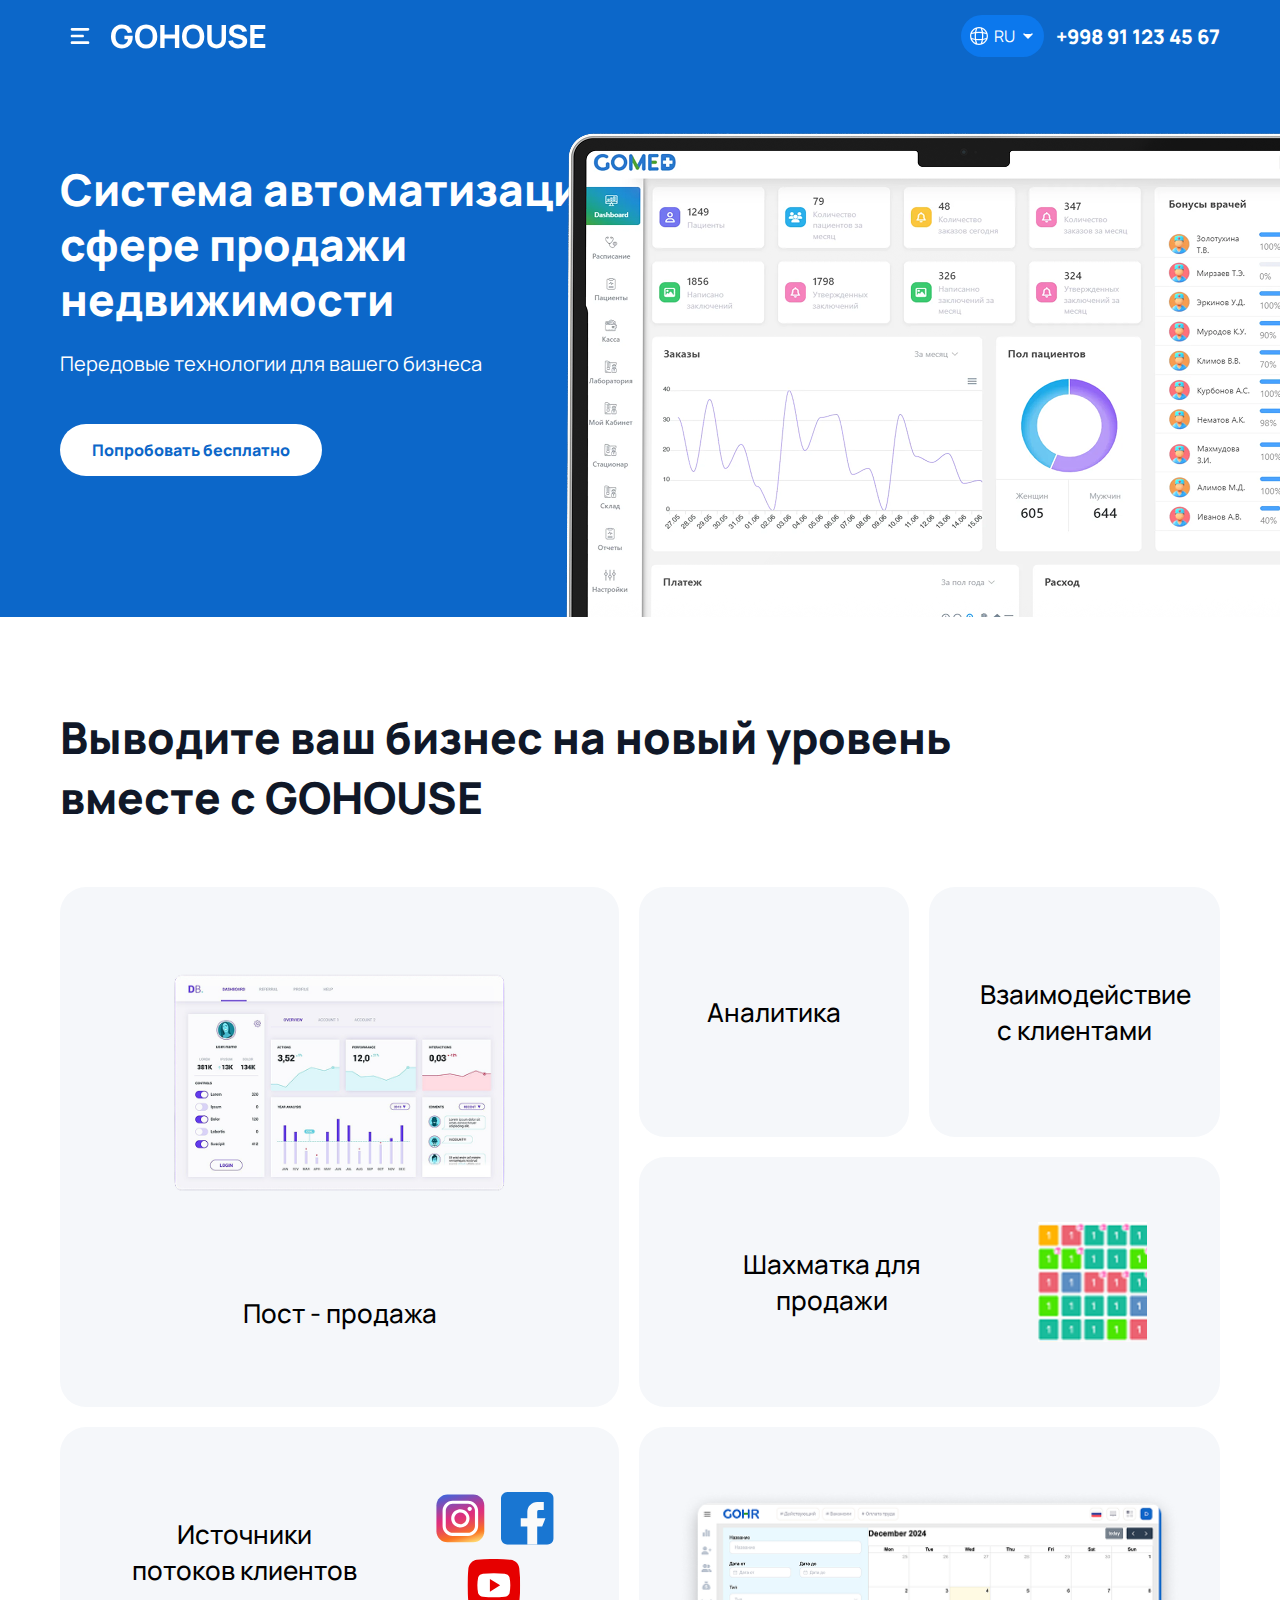
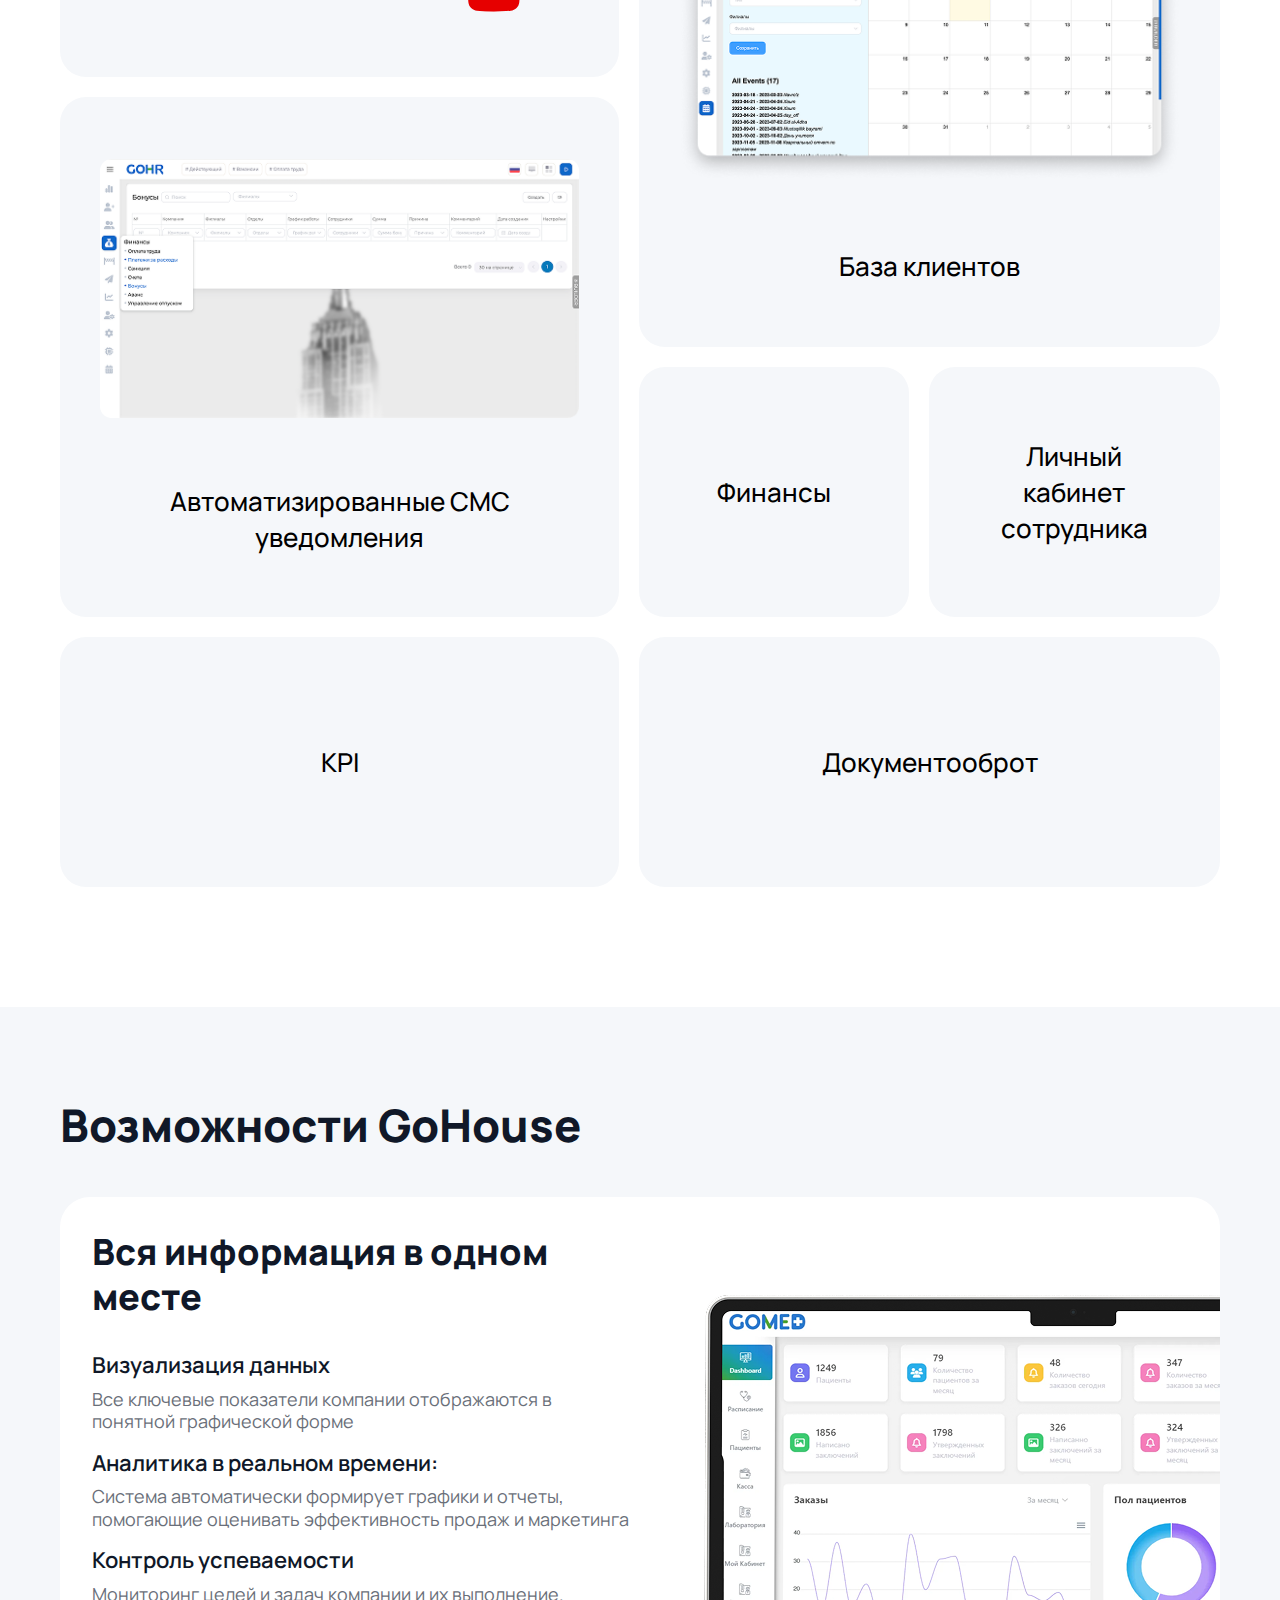
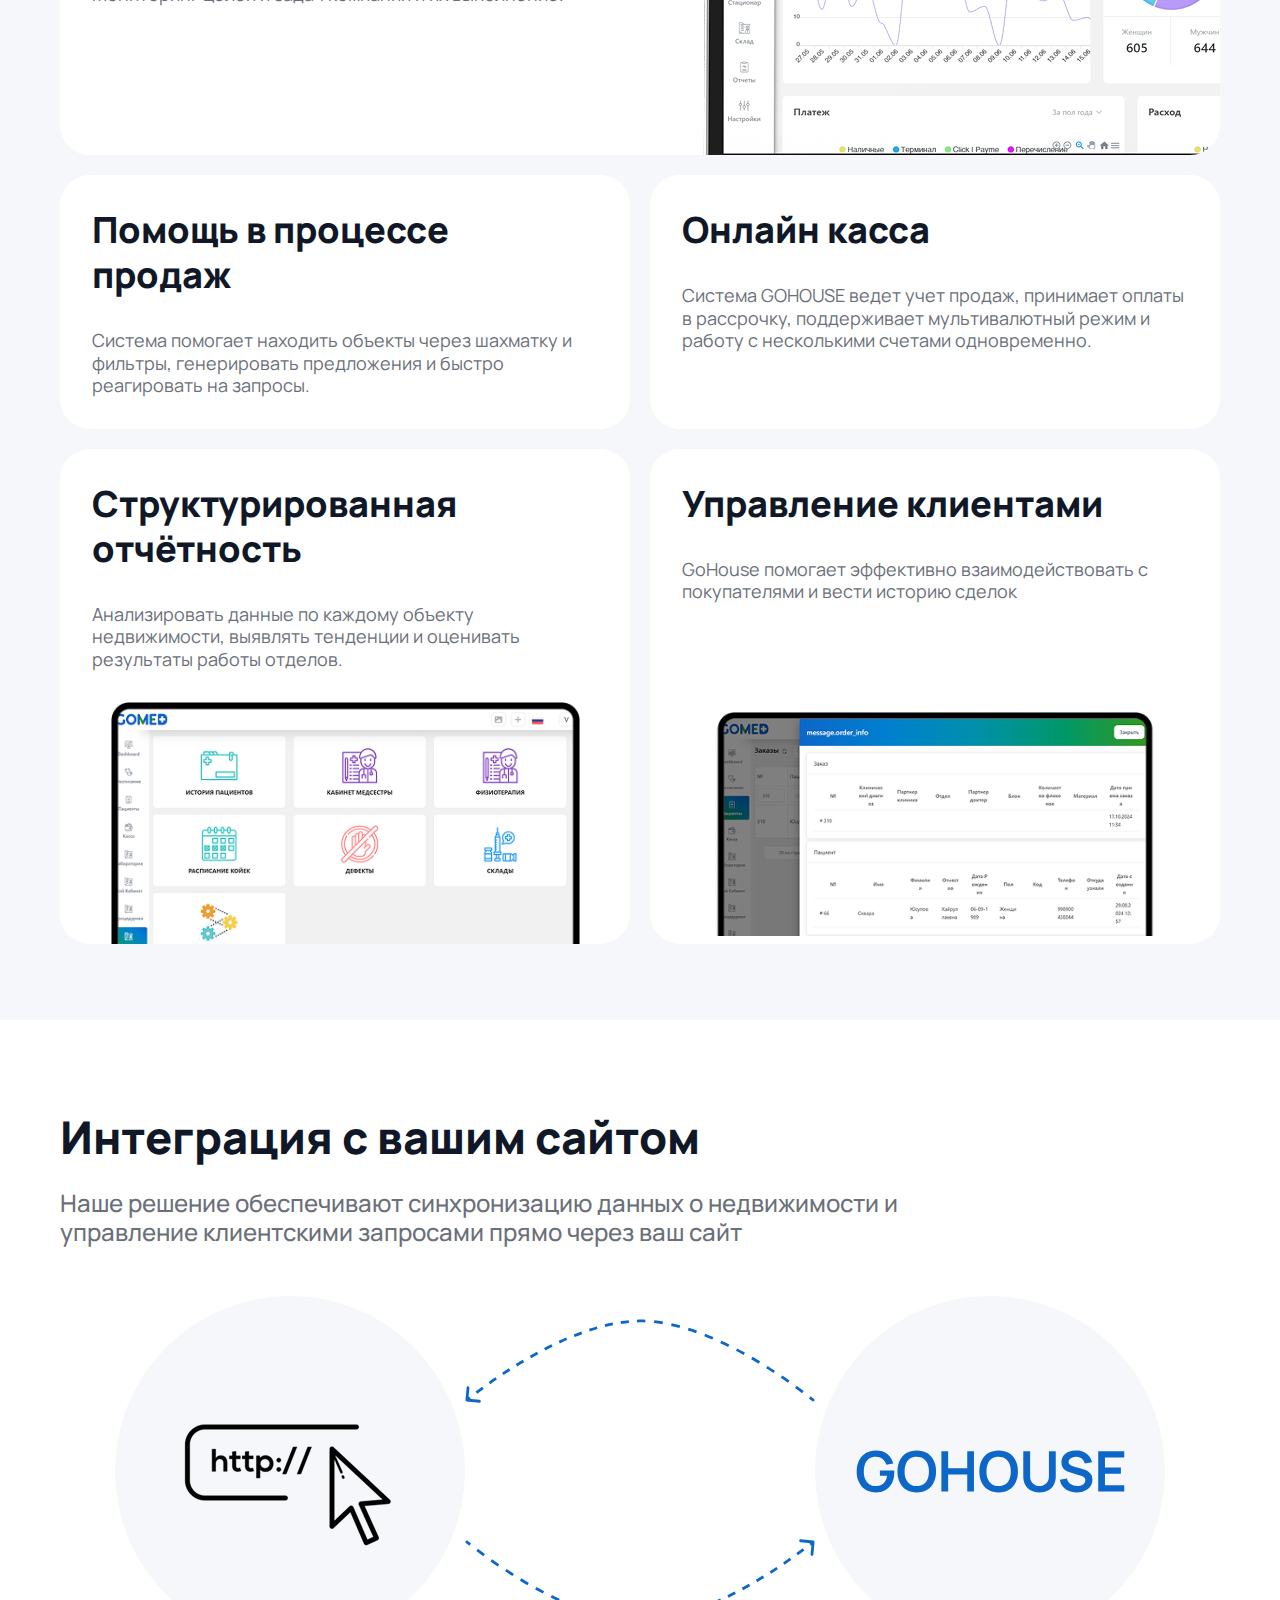
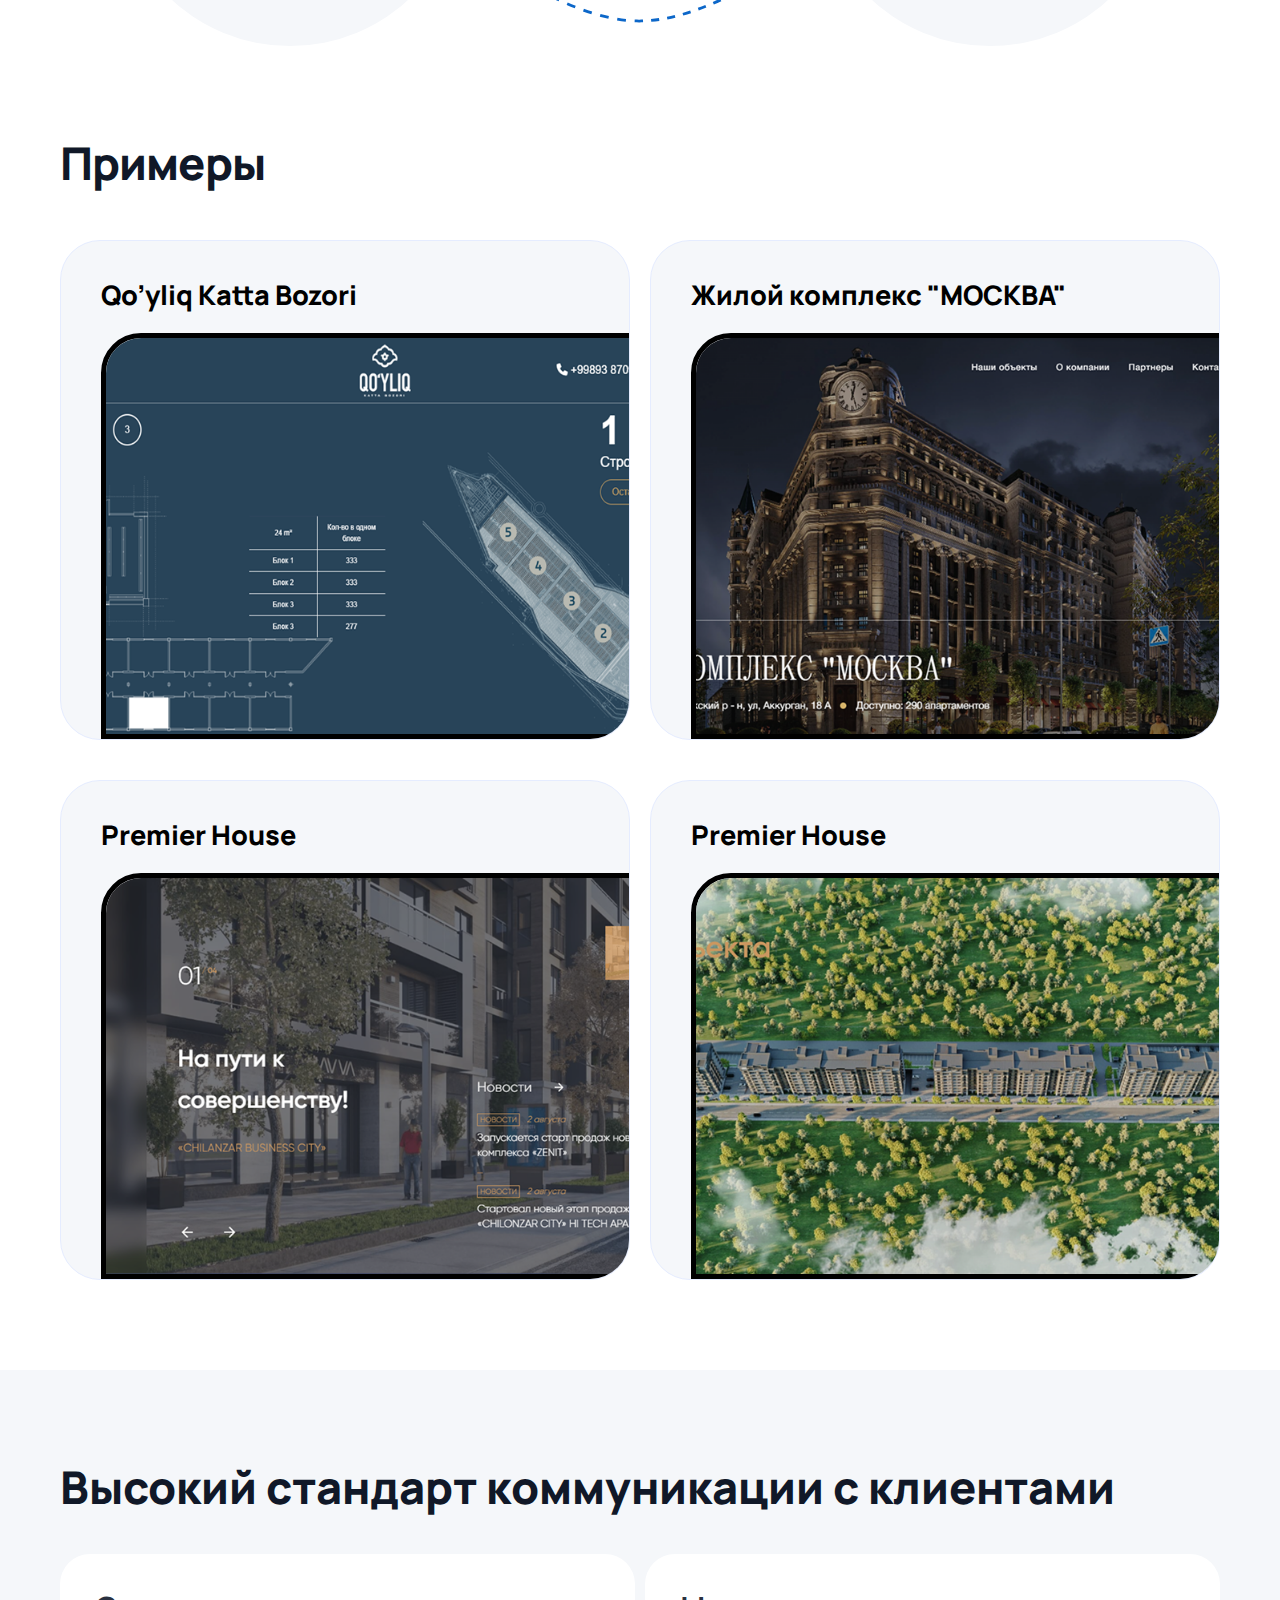
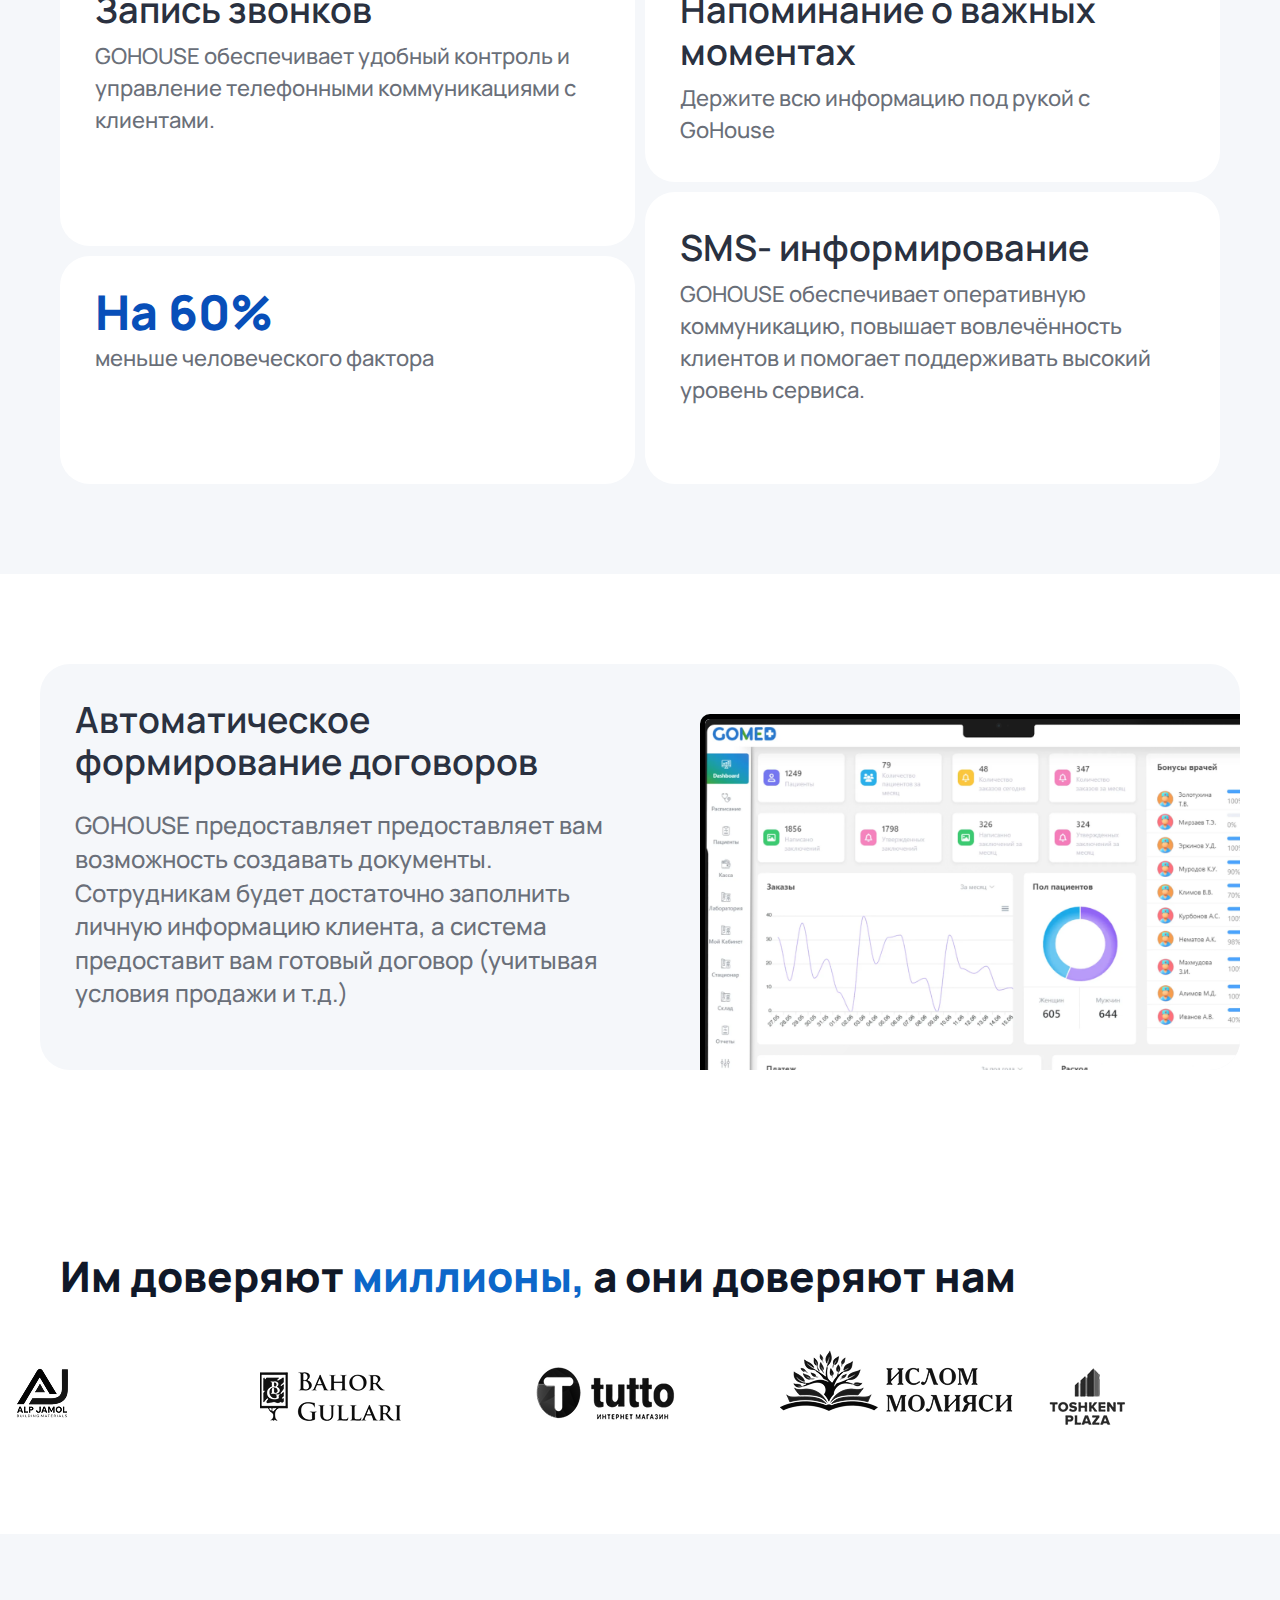
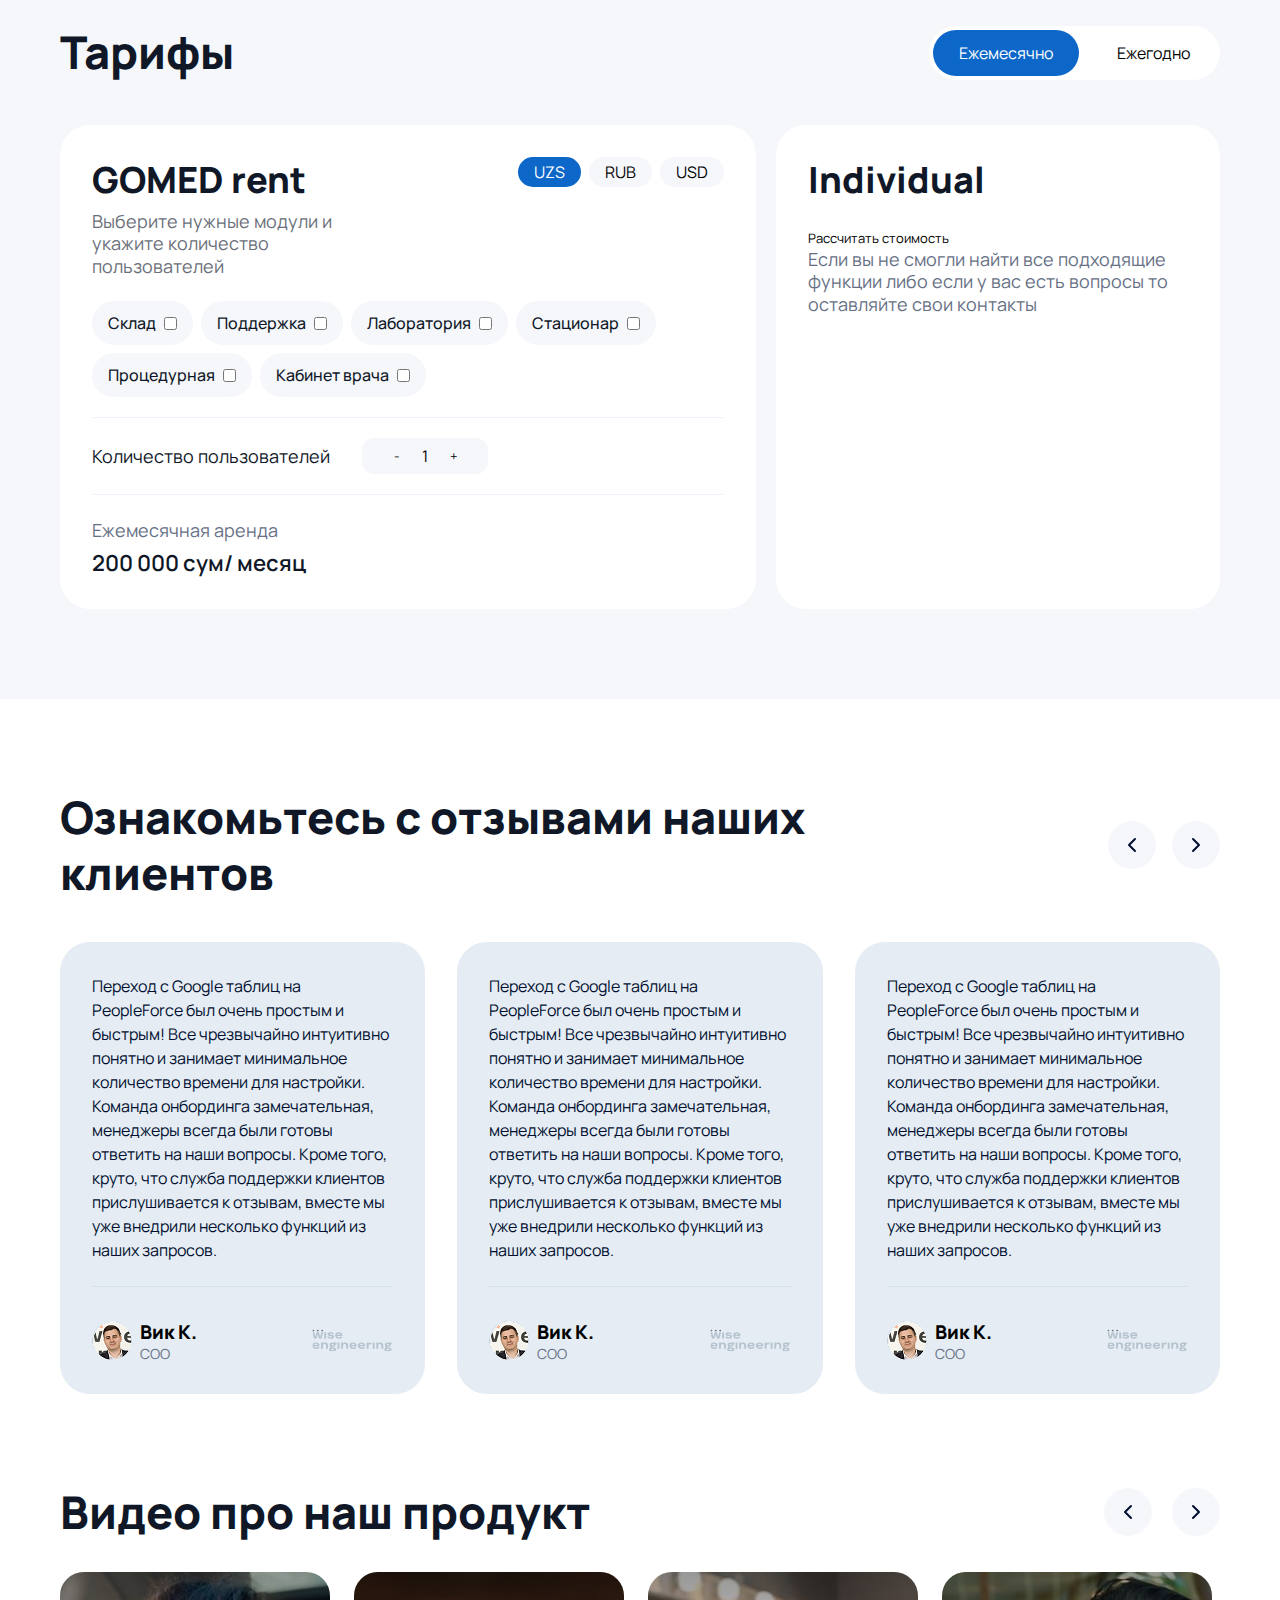
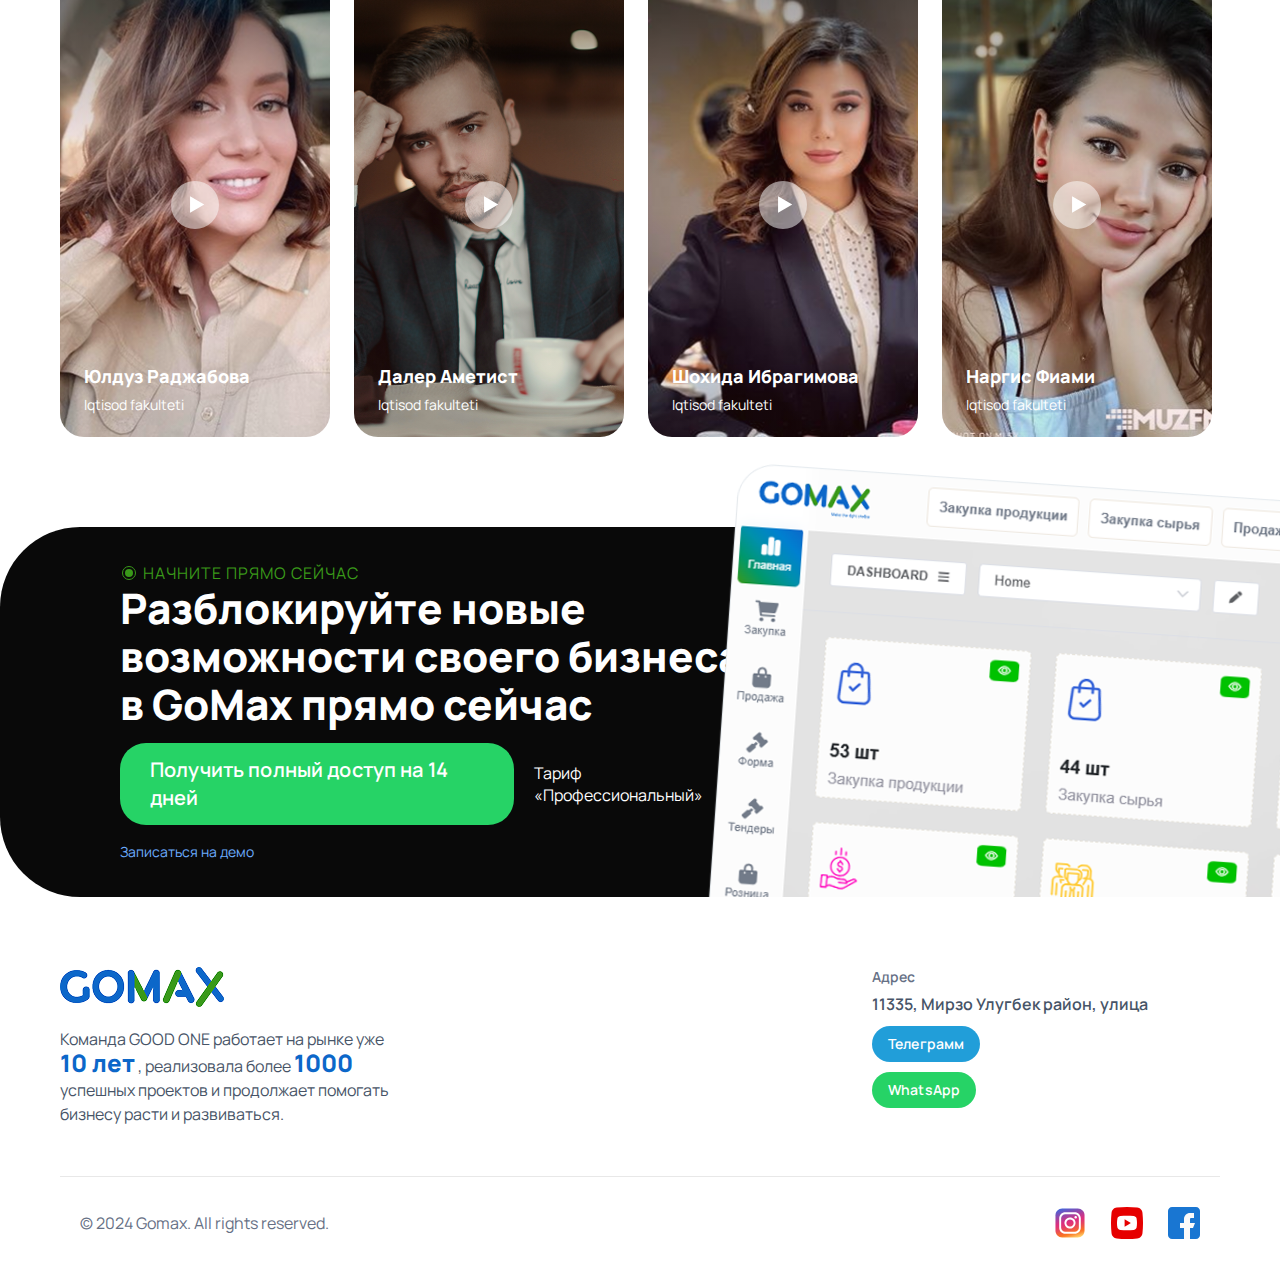
<file: pages/gohouse.html>
<!DOCTYPE html>
<html lang="en">
  <head>
    <meta charset="UTF-8" />
    <meta
      name="viewport"
      content="width=device-width, initial-scale=1.0" />
    <link
      rel="stylesheet"
      href="/assets/css/gohouse/gohouse.css" />
    <link
      rel="stylesheet"
      href="/assets/css/global/swiper-bundle.min.css" />
    <title>GoHouse</title>
  </head>
  <body>
    <header class="header gomed">
      <div class="header__container container">
        <div class="header__logo">
          <button class="header__burger-btn">
            <img
              class="header__burger-open"
              src="/assets/icons/burger.svg"
              alt="" />
            <img
              class="header__burger-close"
              src="/assets/icons/remove.svg"
              alt="" />
          </button>
          <a href="/index.html">GOHOUSE</a>
        </div>

        <div class="header__actions">
          <div class="header__lang">
            <img
              src="/assets/icons/lang.svg"
              alt="" />
            <span>RU</span>
            <span>
              <img
                src="/assets/icons/chevron-down.svg"
                alt="" />
            </span>
          </div>

          <a
            class="header__phone"
            href="tel:+998911234567">
            +998 91 123 45 67
          </a>
        </div>
      </div>
    </header>

    <div class="nav__overlay gohouse">
      <div class="nav__overlay-container">
        <div class="header__nav-modules">
          <a
            class="header__nav-module"
            href="/pages/gomed.html">
            <h3>GOMED</h3>
            <p>автоматизация медицинских учреждений</p>
            <div class="header__nav-module-img">
              <img
                src="/assets/icons/gomed-icon.svg"
                alt="" />
            </div>
          </a>
          <a
            class="header__nav-module"
            href="/index.html">
            <h3>GOMAX</h3>
            <p>производственная автоматизация</p>
            <div class="header__nav-module-img">
              <img
                src="/assets/icons/gomax-icon.svg"
                alt="" />
            </div>
          </a>
          <a
            class="header__nav-module"
            href="/pages/retail.html">
            <h3>RETAIL</h3>
            <p>система учета магазина на основе GOMAX</p>
            <div class="header__nav-module-img">
              <img
                src="/assets/icons/retail-icon.svg"
                alt="" />
            </div>
          </a>
          <a
            class="header__nav-module"
            href="/pages/wms.html">
            <h3>WMS</h3>
            <p>складской учет на основе GOMAX</p>
            <div class="header__nav-module-img">
              <img
                src="/assets/icons/wms-icon.svg"
                alt="" />
            </div>
          </a>
          <a
            class="header__nav-module"
            href="/pages/gohouse.html">
            <h3>GoHouse</h3>
            <p>для ведения учета и процесса постпродажи новостроек</p>
            <div class="header__nav-module-img">
              <img
                src="/assets/icons/gohouse-icon.svg"
                alt="" />
            </div>
          </a>
          <a
            class="header__nav-module"
            href="/pages/construction.html">
            <h3>Qurilish</h3>
            <p>для ведения учет строительства</p>
            <div class="header__nav-module-img">
              <img
                src="/assets/icons/contructor-icon.svg"
                alt="" />
            </div>
          </a>
          <a
            class="header__nav-module"
            href="/pages/gohr.html">
            <h3>GOHR</h3>
            <p>автоматизация кадрового отдела</p>
            <div class="header__nav-module-img">
              <img
                src="/assets/icons/gohr-icon.svg"
                alt="" />
            </div>
          </a>
          <a
            class="header__nav-module"
            href="/pages/cargo.html">
            <h3>CARGO</h3>
            <p>Комплексное решение для логистики</p>
            <div class="header__nav-module-img">
              <img
                src="/assets/icons/cargo-icon.svg"
                alt="" />
            </div>
          </a>
        </div>
      </div>
    </div>

    <main>
      <section class="hero">
        <div class="hero__container container">
          <div class="hero__desc">
            <h1>Система автоматизации в сфере продажи недвижимости</h1>
            <p>Передовые технологии для вашего бизнеса</p>

            <button class="main__btn">Попробовать бесплатно</button>
          </div>

          <div class="hero__img">
            <img
              src="/assets/images/gomed-hero.png"
              alt="" />
          </div>
        </div>
      </section>

      <section class="basics">
        <div class="basics__content container">
          <h1 class="basics__title">Выводите ваш бизнес на новый уровень вместе с GOHOUSE</h1>
          <div class="basics__list">
            <div class="basicitem bt-big">
              <img
                class="basicitem__image"
                src="/assets/images/gohouse/image-1.png"
                alt="image" />
              <h3 class="basicitem__label">Пост - продажа</h3>
            </div>
            <div class="basicitem">
              <h3 class="basicitem__label">Аналитика</h3>
            </div>
            <div class="basicitem">
              <h3 class="basicitem__label">Взаимодействие с клиентами</h3>
            </div>
            <div class="basicitem bt-med">
              <h3 class="basicitem__label">Шахматка для продажи</h3>
              <img
                class="basicitem__icon"
                src="/assets/images/gohouse/image-4.png"
                alt="image" />
            </div>
            <div class="basicitem bt-med">
              <h3 class="basicitem__label">Источники потоков клиентов</h3>
              <img
                class="basicitem__icon"
                src="/assets/images/gohouse/icon-1.svg"
                alt="image" />
            </div>
            <div class="basicitem bt-big">
              <img
                class="basicitem__image"
                src="/assets/images/gohouse/image-2.png"
                alt="image" />
              <h3 class="basicitem__label">База клиентов</h3>
            </div>
            <div class="basicitem bt-big">
              <img
                class="basicitem__image"
                src="/assets/images/gohouse/image-3.png"
                alt="image" />
              <h3 class="basicitem__label">Автоматизированные СМС уведомления</h3>
            </div>
            <div class="basicitem">
              <h3 class="basicitem__label">Финансы</h3>
            </div>
            <div class="basicitem">
              <h3 class="basicitem__label">Личный кабинет сотрудника</h3>
            </div>
            <div class="basicitem bt-med">
              <h3 class="basicitem__label">KPI</h3>
            </div>
            <div class="basicitem bt-med">
              <h3 class="basicitem__label">Документооброт</h3>
            </div>
          </div>
        </div>
      </section>

      <section class="opportunities">
        <div class="container opportunities__container">
          <h2>Возможности GoHouse</h2>

          <div class="opportunities__list">
            <div class="opportunities__solo-box">
              <div class="opportunities__solo-desc">
                <h3>Вся информация в одном месте</h3>

                <div class="opportunities__solo-desc-item">
                  <h4>Визуализация данных</h4>
                  <p>Все ключевые показатели компании отображаются в понятной графической форме</p>
                </div>
                <div class="opportunities__solo-desc-item">
                  <h4>Аналитика в реальном времени:</h4>
                  <p>Система автоматически формирует графики и отчеты, помогающие оценивать эффективность продаж и маркетинга</p>
                </div>
                <div class="opportunities__solo-desc-item">
                  <h4>Контроль успеваемости</h4>
                  <p>Мониторинг целей и задач компании и их выполнение.</p>
                </div>
              </div>

              <div class="opportunities__solo-img">
                <img
                  src="/assets/images/opportunities1.png"
                  alt="" />
              </div>
              <button class="maximize__btn">
                <img
                  src="/assets/icons/maximize.svg"
                  alt="" />
              </button>
            </div>

            <div class="opportunities__duo-box">
              <div class="opportunities__box">
                <div class="opportunities__box-desc">
                  <h3>
                    Помощь в процессе
                    <br />
                    продаж
                  </h3>
                  <p>Система помогает находить объекты через шахматку и фильтры, генерировать предложения и быстро реагировать на запросы.</p>
                </div>

                <button class="maximize__btn">
                  <img
                    src="/assets/icons/maximize.svg"
                    alt="" />
                </button>
              </div>
              <div class="opportunities__box">
                <div class="opportunities__box-desc">
                  <h3>Онлайн касса</h3>
                  <p>Система GOHOUSE ведет учет продаж, принимает оплаты в рассрочку, поддерживает мультивалютный режим и работу с несколькими счетами одновременно.</p>
                </div>

                <button class="maximize__btn">
                  <img
                    src="/assets/icons/maximize.svg"
                    alt="" />
                </button>
              </div>
            </div>
            <div class="opportunities__duo-box">
              <div class="opportunities__box">
                <div class="opportunities__box-desc">
                  <h3>Структурированная отчётность</h3>
                  <p>Анализировать данные по каждому объекту недвижимости, выявлять тенденции и оценивать результаты работы отделов.</p>
                </div>

                <div class="opportunities__box-img">
                  <img
                    src="/assets/images/opportunities4.png"
                    alt="" />
                </div>
                <button class="maximize__btn">
                  <img
                    src="/assets/icons/maximize.svg"
                    alt="" />
                </button>
              </div>
              <div class="opportunities__box">
                <div class="opportunities__box-desc">
                  <h3>Управление клиентами</h3>
                  <p>GoHouse помогает эффективно взаимодействовать с покупателями и вести историю сделок</p>
                </div>

                <div class="opportunities__box-img">
                  <img
                    src="/assets/images/opportunities5.png"
                    alt="" />
                </div>

                <button class="maximize__btn">
                  <img
                    src="/assets/icons/maximize.svg"
                    alt="" />
                </button>
              </div>
            </div>
          </div>
        </div>
      </section>

      <sectoin class="integration">
        <div class="integration__content container">
          <h1 class="integration__title">Интеграция с вашим сайтом</h1>
          <p class="integration__desc">Наше решение обеспечивают синхронизацию данных о недвижимости и управление клиентскими запросами прямо через ваш сайт</p>

          <div class="integration__interactive">
            <div class="integration__block">
              <img
                class="integration__block-image"
                src="/assets/images/gohouse/interactive-1.png"
                alt="image" />
            </div>
            <span class="integration__interactive-pointer"></span>
            <div class="integration__block">
              <img
                class="integration__block-image"
                src="/assets/images/gohouse/logo.svg"
                alt="image" />
            </div>
          </div>
        </div>
      </sectoin>

      <section class="examples">
        <div class="examples__content container">
          <h1 class="examples__title">Примеры</h1>
          <div class="examples__list">
            <div class="examplecard">
              <h3 class="examplecard__title">Qo’yliq Katta Bozori</h3>
              <div class="examplecard__image">
                <img
                  src="/assets/images/gohouse/example-1.png"
                  alt="image"
                  class="examplecard__image-file" />
              </div>
            </div>
            <div class="examplecard">
              <h3 class="examplecard__title">Жилой комплекс "МОСКВА"</h3>
              <div class="examplecard__image">
                <img
                  src="/assets/images/gohouse/example-2.png"
                  alt="image"
                  class="examplecard__image-file" />
              </div>
            </div>
            <div class="examplecard">
              <h3 class="examplecard__title">Premier House</h3>
              <div class="examplecard__image">
                <img
                  src="/assets/images/gohouse/example-3.png"
                  alt="image"
                  class="examplecard__image-file" />
              </div>
            </div>
            <div class="examplecard">
              <h3 class="examplecard__title">Premier House</h3>
              <div class="examplecard__image">
                <img
                  src="/assets/images/gohouse/example-4.png"
                  alt="image"
                  class="examplecard__image-file" />
              </div>
            </div>
          </div>
        </div>
      </section>

      <section class="communication">
        <div class="communication__content container">
          <h1 class="communication__title">Высокий стандарт коммуникации с клиентами</h1>

          <div class="communication__list">
            <div class="communicard">
              <h3 class="communicard__title">Запись звонков</h3>
              <p class="communicard__desc">GOHOUSE обеспечивает удобный контроль и управление телефонными коммуникациями с клиентами.</p>

              <button class="maximize__btn">
                <img
                  src="/assets/icons/maximize.svg"
                  alt="" />
              </button>
            </div>
            <div class="communicard">
              <h3 class="communicard__title cm-blue">На 60%</h3>
              <p class="communicard__desc">меньше человеческого фактора</p>
            </div>
            <div class="communicard">
              <h3 class="communicard__title">Напоминание о важных моментах</h3>
              <p class="communicard__desc">Держите всю информацию под рукой с GoHouse</p>

              <button class="maximize__btn">
                <img
                  src="/assets/icons/maximize.svg"
                  alt="" />
              </button>
            </div>

            <div class="communicard">
              <h3 class="communicard__title">SMS- информирование</h3>
              <p class="communicard__desc">GOHOUSE обеспечивает оперативную коммуникацию, повышает вовлечённость клиентов и помогает поддерживать высокий уровень сервиса.</p>

              <button class="maximize__btn">
                <img
                  src="/assets/icons/maximize.svg"
                  alt="" />
              </button>
            </div>
          </div>
        </div>
      </section>

      <section class="automating">
        <div class="automating__content container">
          <h1 class="automating__title">Автоматическое формирование договоров</h1>

          <p class="automating__desc">GOHOUSE предоставляет предоставляет вам возможность создавать документы. Сотрудникам будет достаточно заполнить личную информацию клиента, а система предоставит вам готовый договор (учитывая условия продажи и т.д.)</p>

          <img
            class="automating__image"
            src="/assets/images/gohouse/automating.png"
            alt="image" />
        </div>
      </section>

      <section class="trust">
        <div class="container">
          <h2>
            Им доверяют
            <span>миллионы,</span>
            а они доверяют нам
          </h2>
        </div>

        <div class="gmx-swiper swiper">
          <div class="swiper-wrapper">
            <div class="swiper-slide partners__item">
              <img
                src="/assets/images/partner1.png"
                alt="" />
            </div>
            <div class="swiper-slide partners__item">
              <img
                src="/assets/images/partner2.png"
                alt="" />
            </div>
            <div class="swiper-slide partners__item">
              <img
                src="/assets/images/partner3.png"
                alt="" />
            </div>
            <div class="swiper-slide partners__item">
              <img
                src="/assets/images/partner4.png"
                alt="" />
            </div>
            <div class="swiper-slide partners__item">
              <img
                src="/assets/images/partner5.png"
                alt="" />
            </div>
            <div class="swiper-slide partners__item">
              <img
                src="/assets/images/partner6.png"
                alt="" />
            </div>
            <div class="swiper-slide partners__item">
              <img
                src="/assets/images/partner7.png"
                alt="" />
            </div>
            <div class="swiper-slide partners__item">
              <img
                src="/assets/images/partner8.png"
                alt="" />
            </div>
          </div>
        </div>
      </section>

      <section class="plans">
        <div class="container plans__container">
          <div class="plans__header">
            <h2>Тарифы</h2>

            <div class="plans__tab">
              <div class="plans__tab-item active">Ежемесячно</div>
              <div class="plans__tab-item">Ежегодно</div>
            </div>
          </div>
          <div class="plans__content">
            <div class="plans__content-info">
              <div class="plans__content-header">
                <div>
                  <h3>GOMED rent</h3>
                  <p>Выберите нужные модули и укажите количество пользователей</p>
                </div>
                <div class="plans__currencies">
                  <div class="plans__currencies-item active">UZS</div>
                  <div class="plans__currencies-item">RUB</div>
                  <div class="plans__currencies-item">USD</div>
                </div>
              </div>

              <div class="plans__content-items">
                <label>
                  Склад
                  <input
                    type="checkbox"
                    name="sklad"
                    id="" />
                </label>
                <label>
                  Поддержка
                  <input
                    type="checkbox"
                    name="support"
                    id="" />
                </label>
                <label>
                  Лаборатория
                  <input
                    type="checkbox"
                    name="lab"
                    id="" />
                </label>
                <label>
                  Стационар
                  <input
                    type="checkbox"
                    name="stationar"
                    id="" />
                </label>
                <label>
                  Процедурная
                  <input
                    type="checkbox"
                    name="procedural"
                    id="" />
                </label>
                <label>
                  Кабинет врача
                  <input
                    type="checkbox"
                    name="cabinet"
                    id="" />
                </label>
              </div>

              <div class="plans__content-users">
                <p>Количество пользователей</p>
                <div class="plans__content-users-count">
                  <button>-</button>
                  <span>1</span>
                  <button>+</button>
                </div>
              </div>

              <div class="plans__content-footer">
                <p>Ежемесячная аренда</p>
                <span>200 000 сум/ месяц</span>
              </div>
            </div>

            <div class="plans__content-calculate">
              <h3>Individual</h3>
              <button class="main__btn-primary">Рассчитать стоимость</button>
              <p>Если вы не смогли найти все подходящие функции либо если у вас есть вопросы то оставляйте свои контакты</p>
            </div>
          </div>
        </div>
      </section>

      <section class="testimonials">
        <div class="container testimonials__container">
          <div class="testimonials__header">
            <h2>Ознакомьтесь с отзывами наших клиентов</h2>

            <div class="testimonials__slider-btns">
              <button class="testimonials__slider-btn">
                <img
                  src="/assets/icons/arrow-left.svg"
                  alt="" />
              </button>
              <button class="testimonials__slider-btn">
                <img
                  src="/assets/icons/arrow-right.svg"
                  alt="" />
              </button>
            </div>
          </div>

          <div class="testimonials__content">
            <div class="testimonials__content-item">
              <p>Переход с Google таблиц на PeopleForce был очень простым и быстрым! Все чрезвычайно интуитивно понятно и занимает минимальное количество времени для настройки. Команда онбординга замечательная, менеджеры всегда были готовы ответить на наши вопросы. Кроме того, круто, что служба поддержки клиентов прислушивается к отзывам, вместе мы уже внедрили несколько функций из наших запросов.</p>

              <div class="testimonials__content-user">
                <div class="testimonials__content-user-info">
                  <img
                    src="/assets/images/testimonial.png"
                    alt="" />
                  <div>
                    <h3>Вик К.</h3>
                    <p>COO</p>
                  </div>
                </div>

                <div class="testimonials__content-user-logo">
                  <img
                    src="/assets/icons/tesimonial-logo.svg"
                    alt="" />
                </div>
              </div>
            </div>
            <div class="testimonials__content-item">
              <p>Переход с Google таблиц на PeopleForce был очень простым и быстрым! Все чрезвычайно интуитивно понятно и занимает минимальное количество времени для настройки. Команда онбординга замечательная, менеджеры всегда были готовы ответить на наши вопросы. Кроме того, круто, что служба поддержки клиентов прислушивается к отзывам, вместе мы уже внедрили несколько функций из наших запросов.</p>

              <div class="testimonials__content-user">
                <div class="testimonials__content-user-info">
                  <img
                    src="/assets/images/testimonial.png"
                    alt="" />
                  <div>
                    <h3>Вик К.</h3>
                    <p>COO</p>
                  </div>
                </div>

                <div class="testimonials__content-user-logo">
                  <img
                    src="/assets/icons/tesimonial-logo.svg"
                    alt="" />
                </div>
              </div>
            </div>
            <div class="testimonials__content-item">
              <p>Переход с Google таблиц на PeopleForce был очень простым и быстрым! Все чрезвычайно интуитивно понятно и занимает минимальное количество времени для настройки. Команда онбординга замечательная, менеджеры всегда были готовы ответить на наши вопросы. Кроме того, круто, что служба поддержки клиентов прислушивается к отзывам, вместе мы уже внедрили несколько функций из наших запросов.</p>

              <div class="testimonials__content-user">
                <div class="testimonials__content-user-info">
                  <img
                    src="/assets/images/testimonial.png"
                    alt="" />
                  <div>
                    <h3>Вик К.</h3>
                    <p>COO</p>
                  </div>
                </div>

                <div class="testimonials__content-user-logo">
                  <img
                    src="/assets/icons/tesimonial-logo.svg"
                    alt="" />
                </div>
              </div>
            </div>
          </div>
        </div>
      </section>

      <section class="videos">
        <div class="container videos__container">
          <div class="videos__header">
            <h2>Видео про наш продукт</h2>
            <div class="videos__slider-btns">
              <button class="videos__slider-btn">
                <img
                  src="/assets/icons/arrow-left.svg"
                  alt="" />
              </button>
              <button class="videos__slider-btn">
                <img
                  src="/assets/icons/arrow-right.svg"
                  alt="" />
              </button>
            </div>
          </div>

          <div class="videos__content">
            <div class="videos__item">
              <div class="videos__item-img">
                <img
                  src="/assets/images/videos1.png"
                  alt="" />
              </div>
              <div class="videos__item-play">
                <img
                  src="/assets/icons/play.svg"
                  alt="" />
              </div>
              <div class="videos__item-desc">
                <h3>Юлдуз Раджабова</h3>
                <p>Iqtisod fakulteti</p>
              </div>
              <div class="videos-item-mask"></div>
            </div>
            <div class="videos__item">
              <div class="videos__item-img">
                <img
                  src="/assets/images/videos2.png"
                  alt="" />
              </div>
              <div class="videos__item-play">
                <img
                  src="/assets/icons/play.svg"
                  alt="" />
              </div>
              <div class="videos__item-desc">
                <h3>Далер Аметист</h3>
                <p>Iqtisod fakulteti</p>
              </div>
              <div class="videos-item-mask"></div>
            </div>
            <div class="videos__item">
              <div class="videos__item-img">
                <img
                  src="/assets/images/videos3.png"
                  alt="" />
              </div>
              <div class="videos__item-play">
                <img
                  src="/assets/icons/play.svg"
                  alt="" />
              </div>
              <div class="videos__item-desc">
                <h3>Шохида Ибрагимова</h3>
                <p>Iqtisod fakulteti</p>
              </div>
              <div class="videos-item-mask"></div>
            </div>
            <div class="videos__item">
              <div class="videos__item-img">
                <img
                  src="/assets/images/videos4.png"
                  alt="" />
              </div>
              <div class="videos__item-play">
                <img
                  src="/assets/icons/play.svg"
                  alt="" />
              </div>
              <div class="videos__item-desc">
                <h3>Наргис Фиами</h3>
                <p>Iqtisod fakulteti</p>
              </div>
              <div class="videos-item-mask"></div>
            </div>
          </div>
        </div>
      </section>

      <section class="promo">
        <div class="promo__content container">
          <div class="promo__desc">
            <span class="promo__pretitle">
              <span></span>
              НАЧНИТЕ ПРЯМО СЕЙЧАС
            </span>
            <h2 class="promo__title">Разблокируйте новые возможности своего бизнеса в GoMax прямо сейчас</h2>
            <div class="promo__actions">
              <a
                href="#!"
                target="_blank"
                class="gmx-btn gmx-green gmx-large">
                <p class="gmx-btn__text">Получить полный доступ на 14 дней</p>
              </a>
              <a
                href="#!"
                class="promo__textlink">
                Тариф «Профессиональный»
              </a>
            </div>
            <a
              href="#!"
              class="promo__subscribe">
              Записаться на демо
            </a>
          </div>

          <div class="promo__image">
            <img
              src="/assets/images/promo.png"
              alt="image"
              class="promo__image-file" />
          </div>
        </div>
      </section>
    </main>

    <footer class="footer">
      <div class="container">
        <div class="footer__content">
          <div class="footer__info">
            <a
              href="#!"
              class="footer__info-logo">
              <img
                src="/assets/images//gomax-logo.png"
                alt="logo" />
            </a>
            <p class="footer__info-text">
              Команда GOOD ONE работает на рынке уже
              <span>10 лет</span>
              , реализовала более
              <span>1000</span>
              успешных проектов и продолжает помогать бизнесу расти и развиваться.
            </p>
          </div>
          <div class="footer__actions">
            <a
              href="#!"
              class="footer__action">
              <span class="footer__action-label">Адрес</span>
              11335, Мирзо Улугбек район, улица
            </a>
            <a
              href="#!"
              target="_blank"
              class="gmx-btn gmx-blue">
              <p class="gmx-btn__text">Телеграмм</p>
            </a>
            <a
              href="#!"
              target="_blank"
              class="gmx-btn gmx-green">
              <p class="gmx-btn__text">WhatsApp</p>
            </a>
          </div>
        </div>
        <div class="footer__copyright">
          <div class="container">
            <p class="footer__copyright-label">© 2024 Gomax. All rights reserved.</p>
            <div class="footer__copyright-socials">
              <a
                href="#!"
                class="footer__social">
                <img
                  src="/assets/icons/instagram.svg"
                  alt="" />
              </a>
              <a
                href="#!"
                class="footer__social">
                <img
                  src="/assets/icons/youtube.svg"
                  alt="" />
              </a>
              <a
                href="#!"
                class="footer__social">
                <img
                  src="/assets/icons/facebook.svg"
                  alt="" />
              </a>
            </div>
          </div>
        </div>
      </div>
    </footer>
    <script>
      const faqCards = document.querySelectorAll(".faqcard");

      faqCards.forEach((card) => {
        card.addEventListener("click", () => {
          if (card.classList.contains("opened")) {
            card.classList.remove("opened");
          } else {
            faqCards.forEach((c) => c.classList.remove("opened"));
            card.classList.add("opened");
          }
        });
      });
    </script>
    <script src="/assets/js/gomed.js"></script>
    <script src="/assets//js/swiper-bundle.min.js"></script>
    <script src="/assets/js/index.js"></script>
  </body>
</html>
</file>
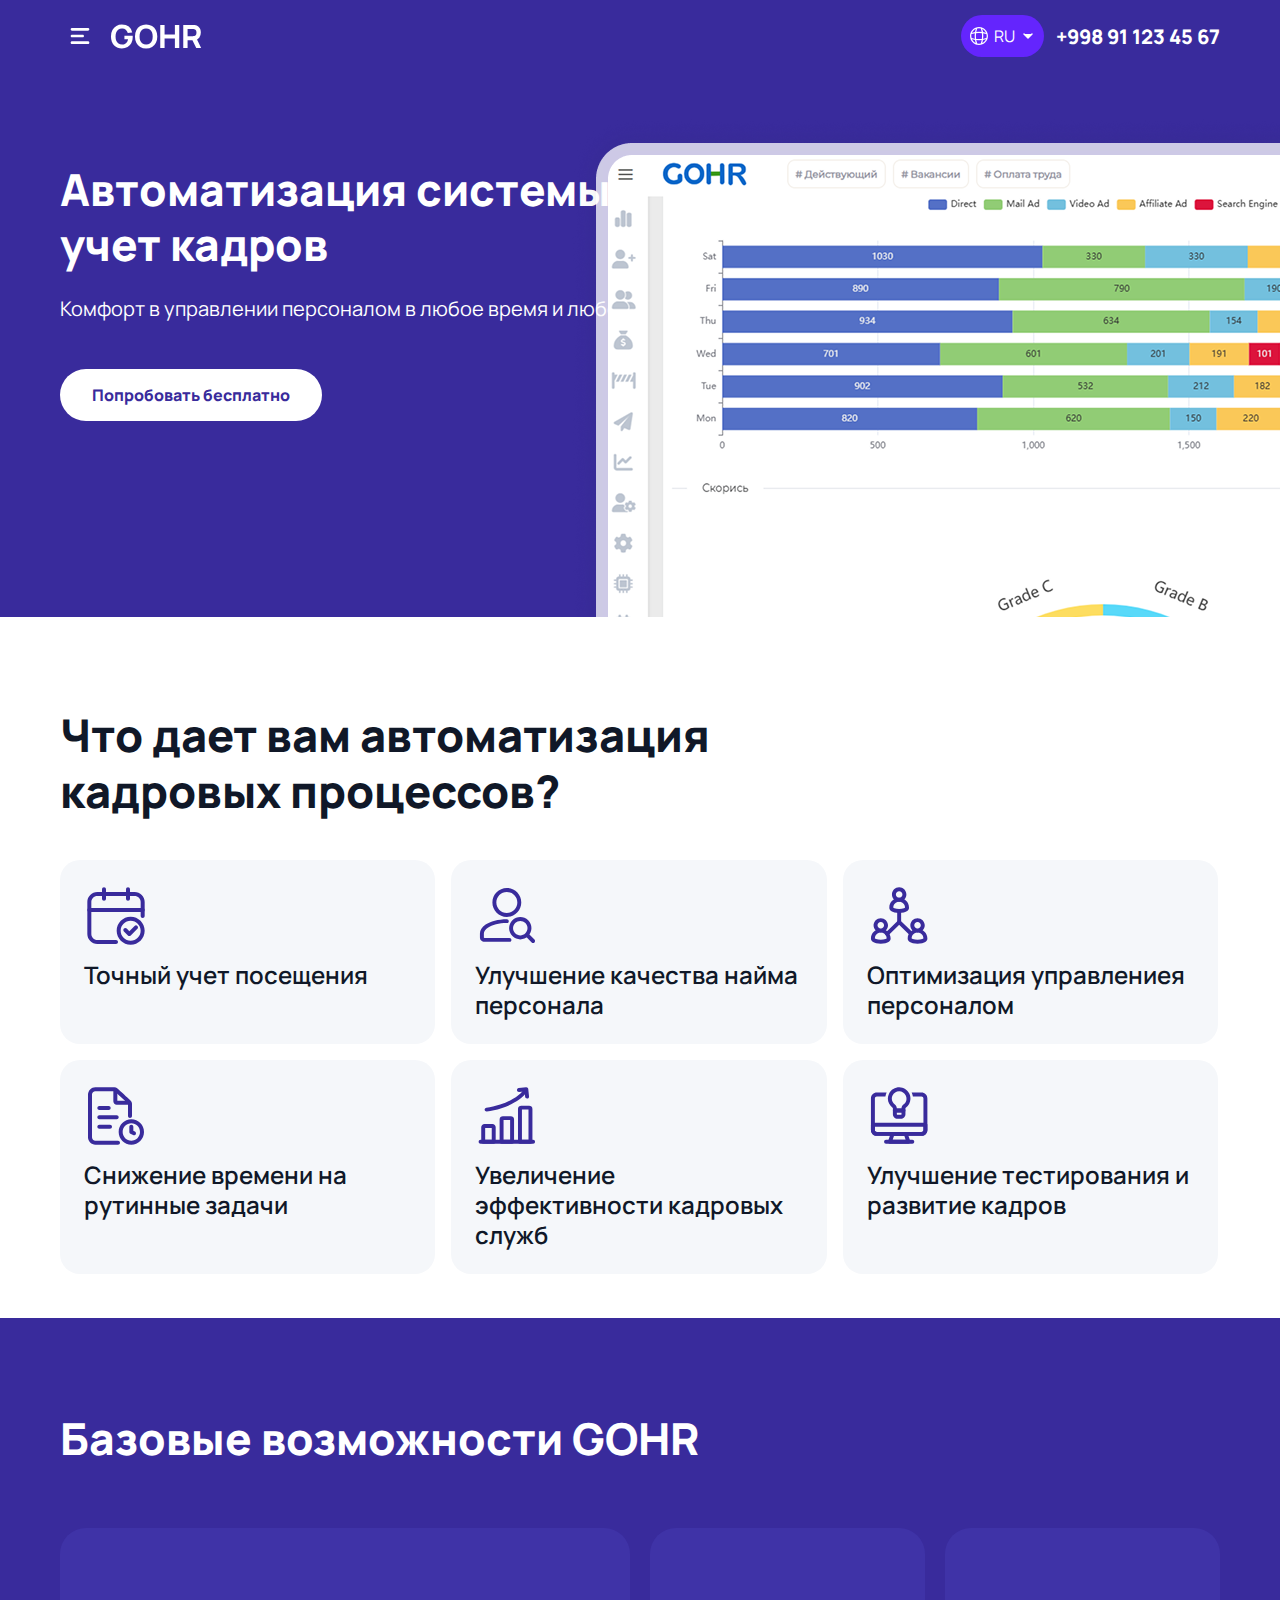
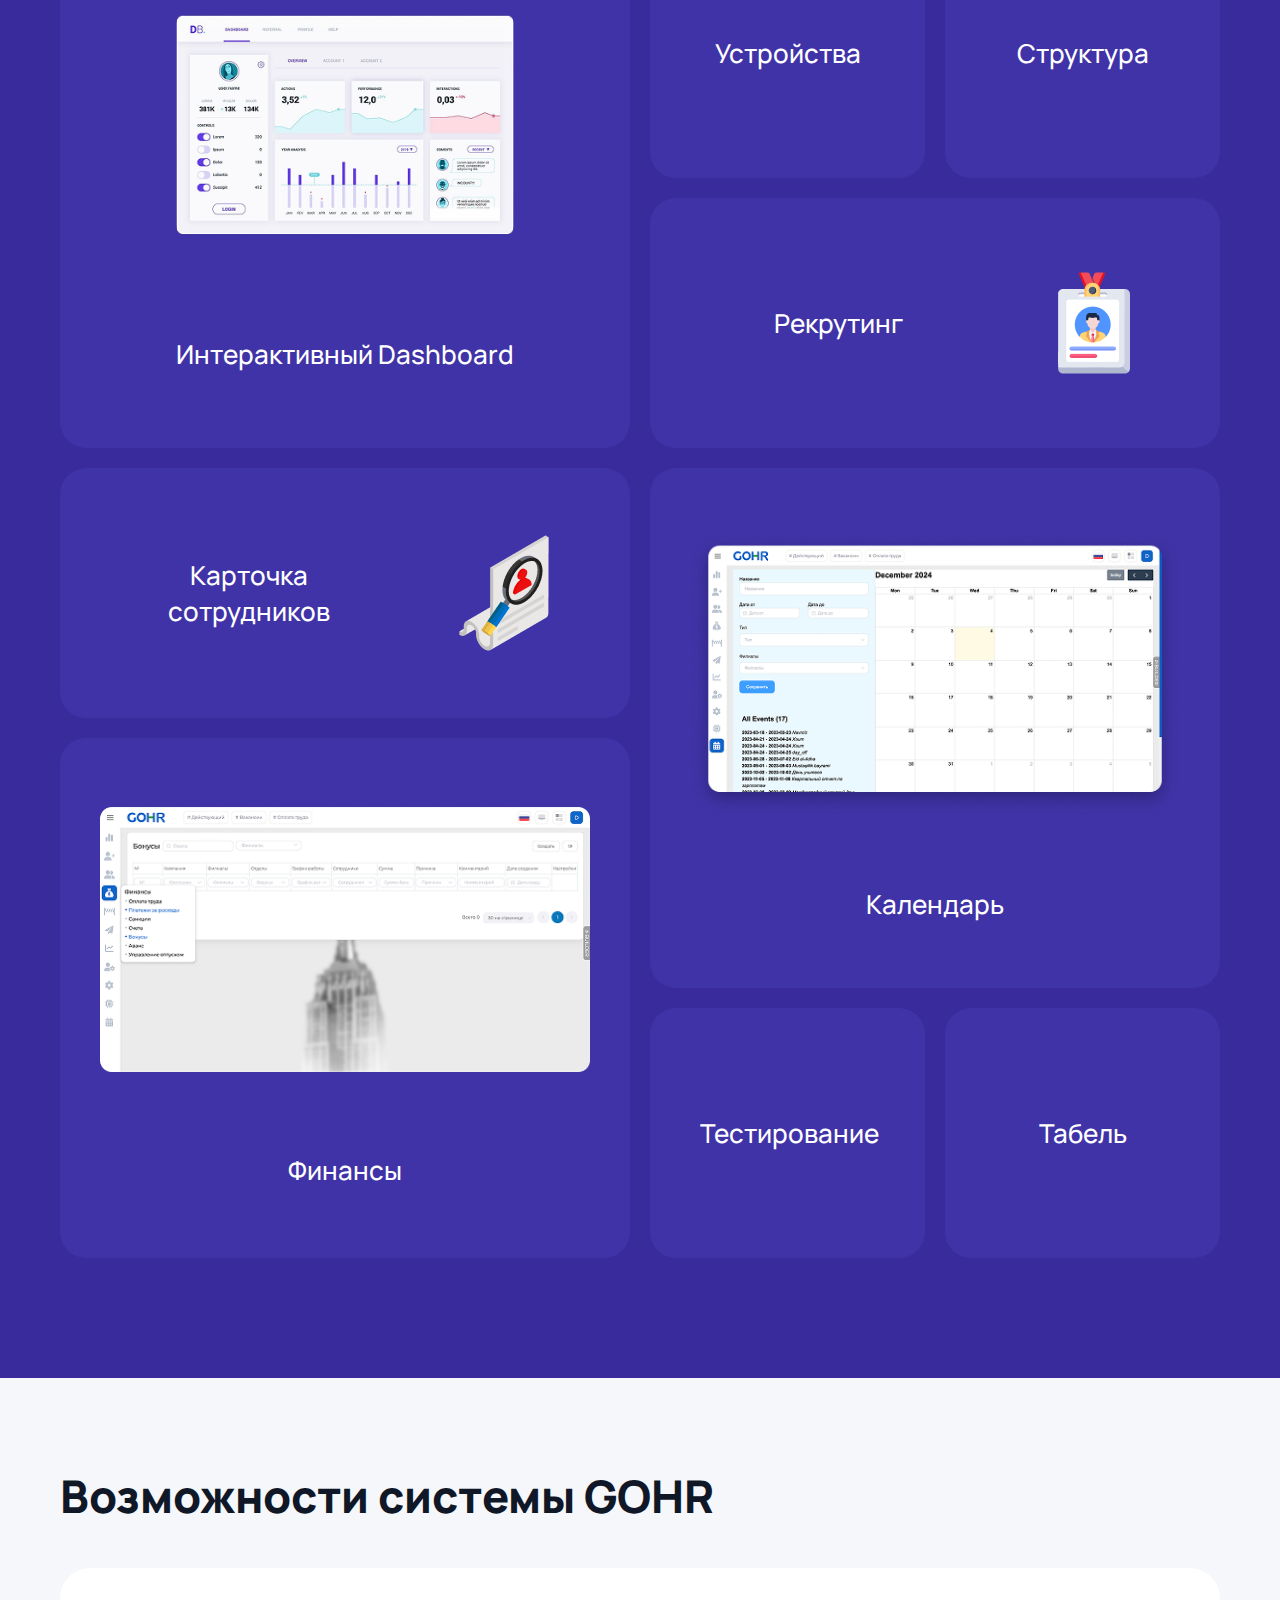
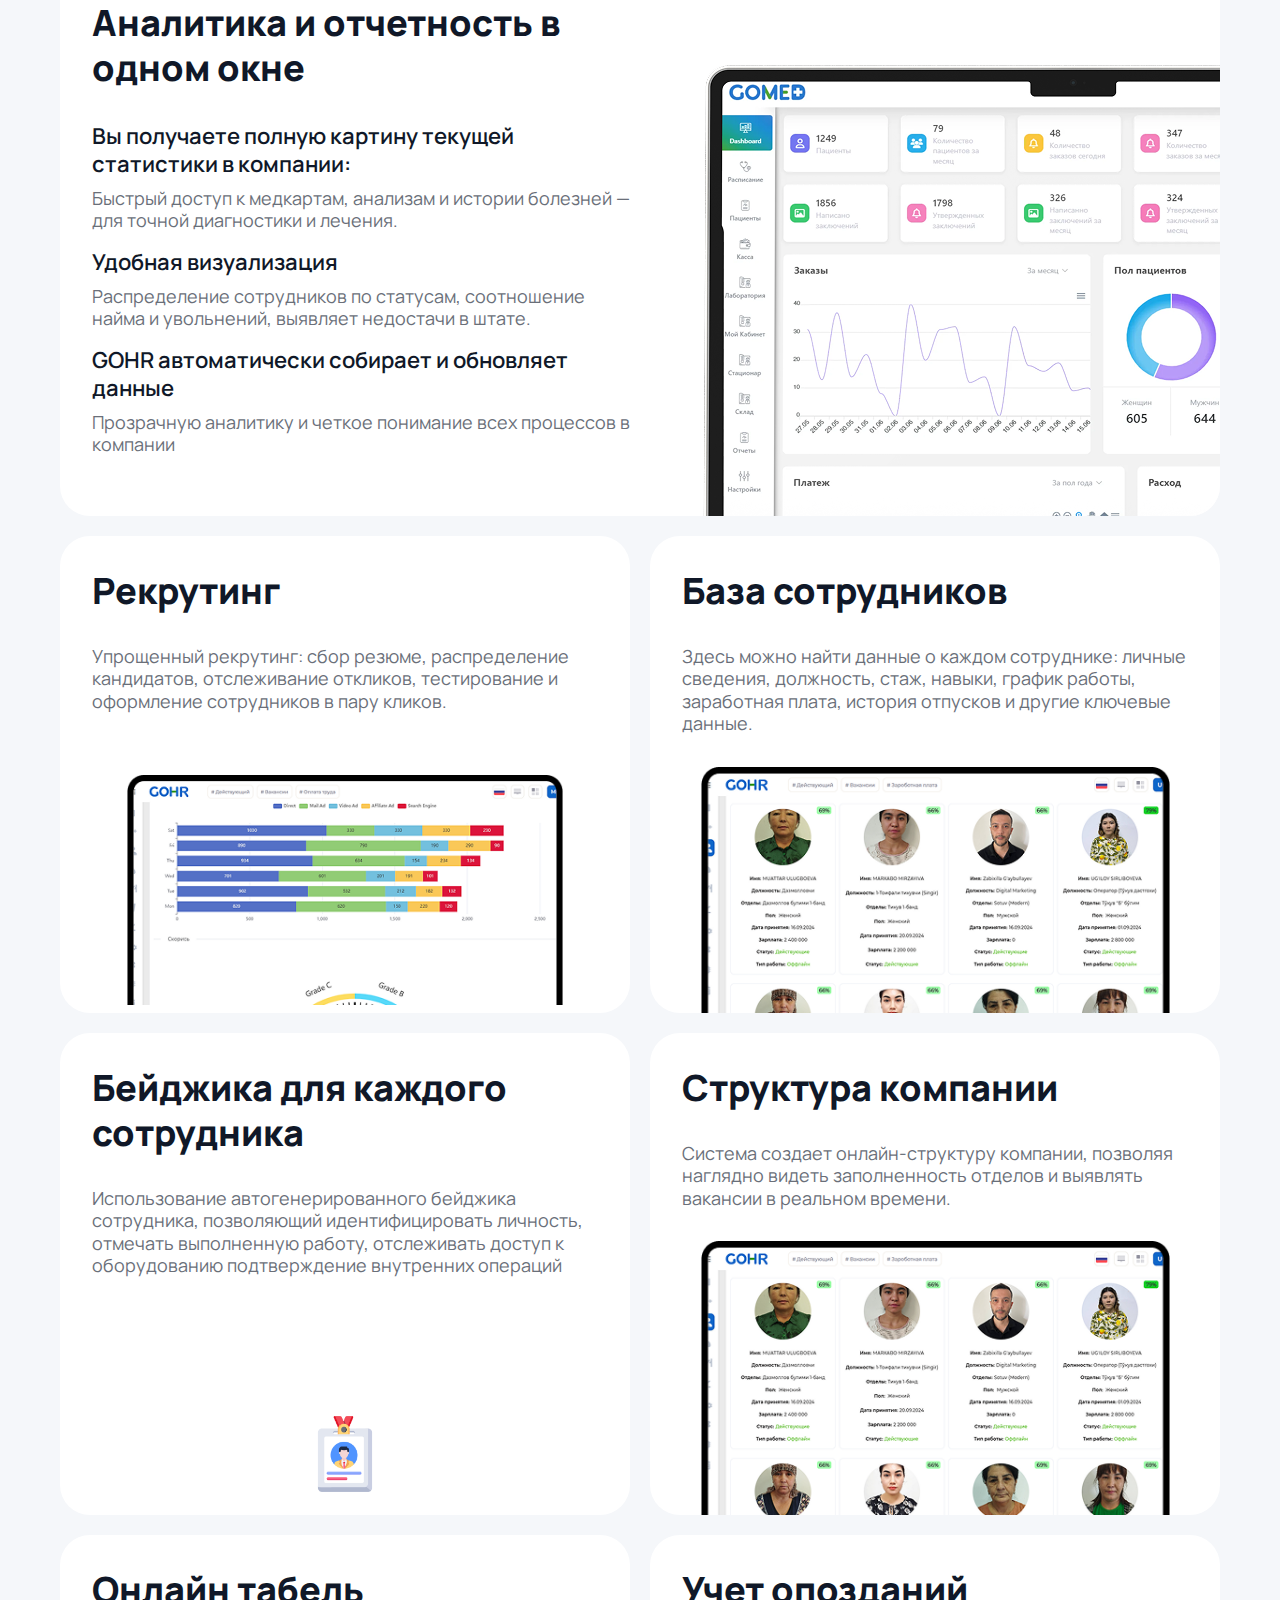
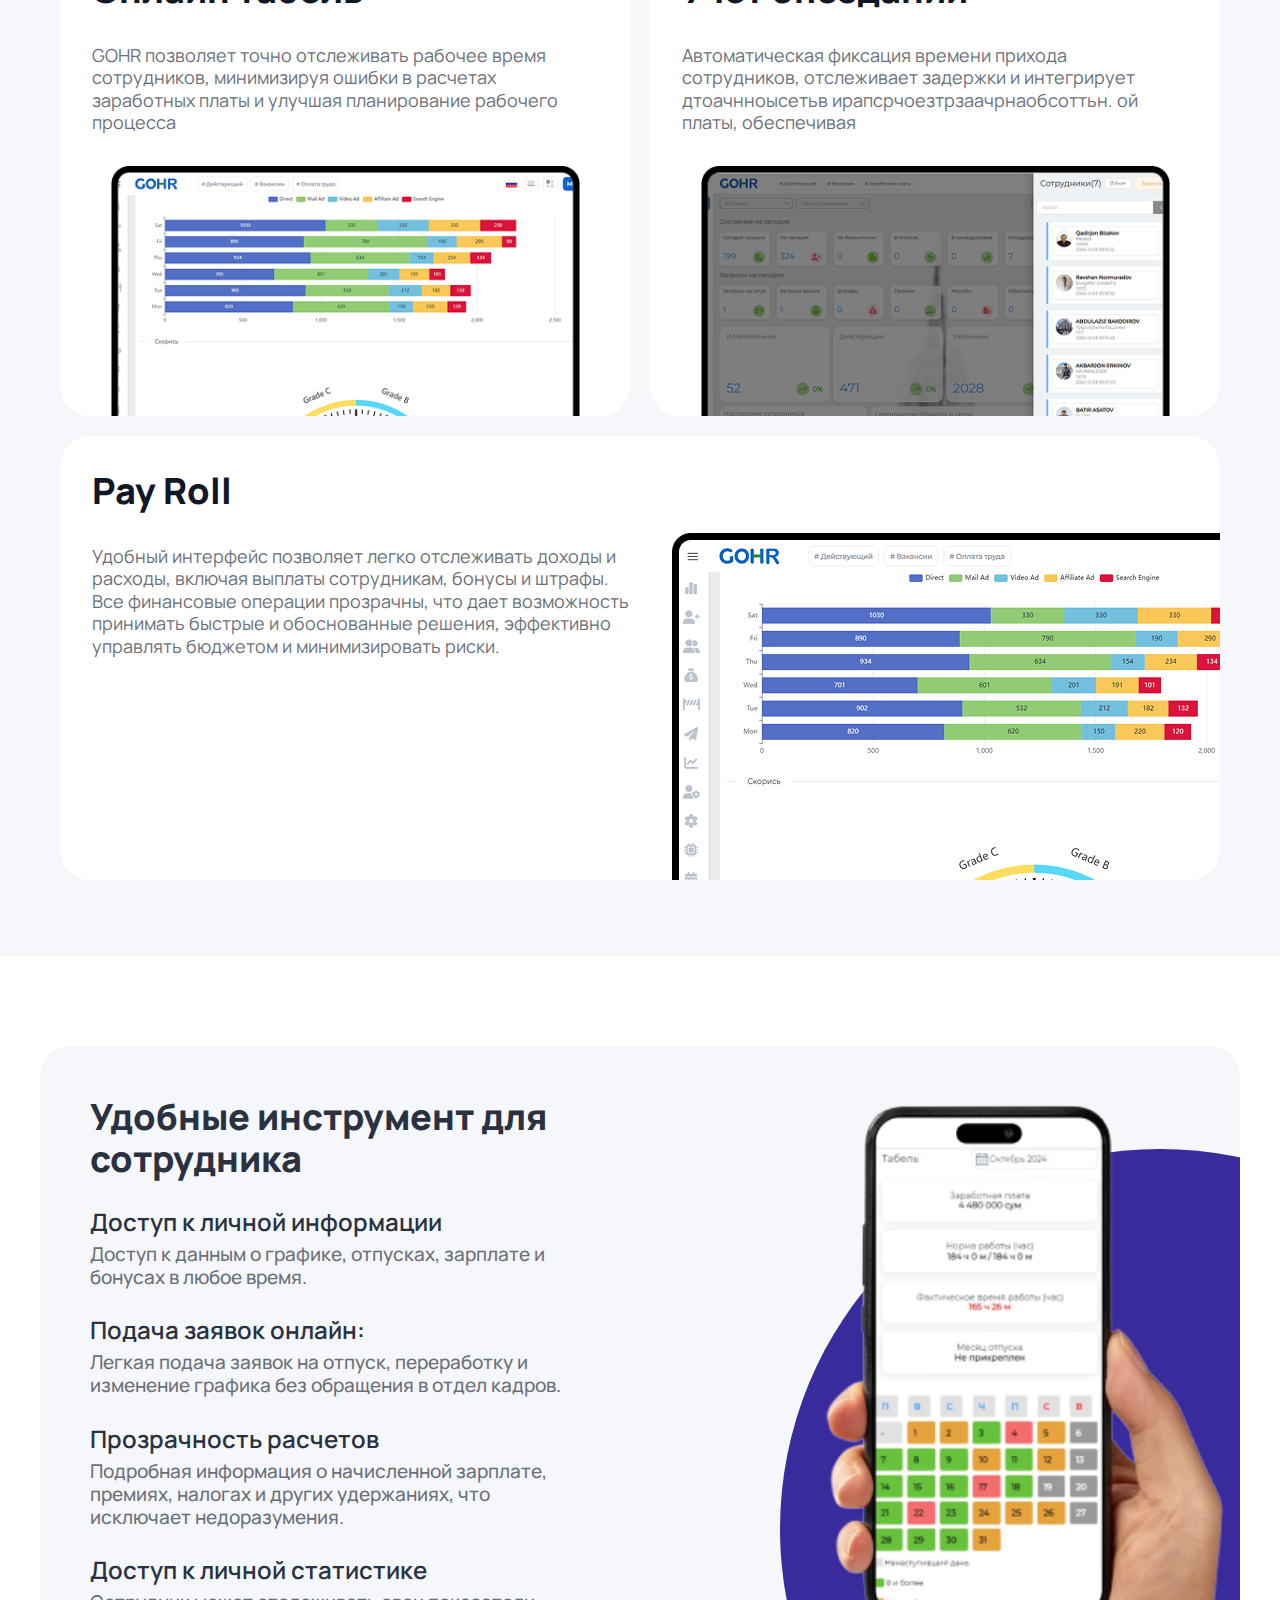
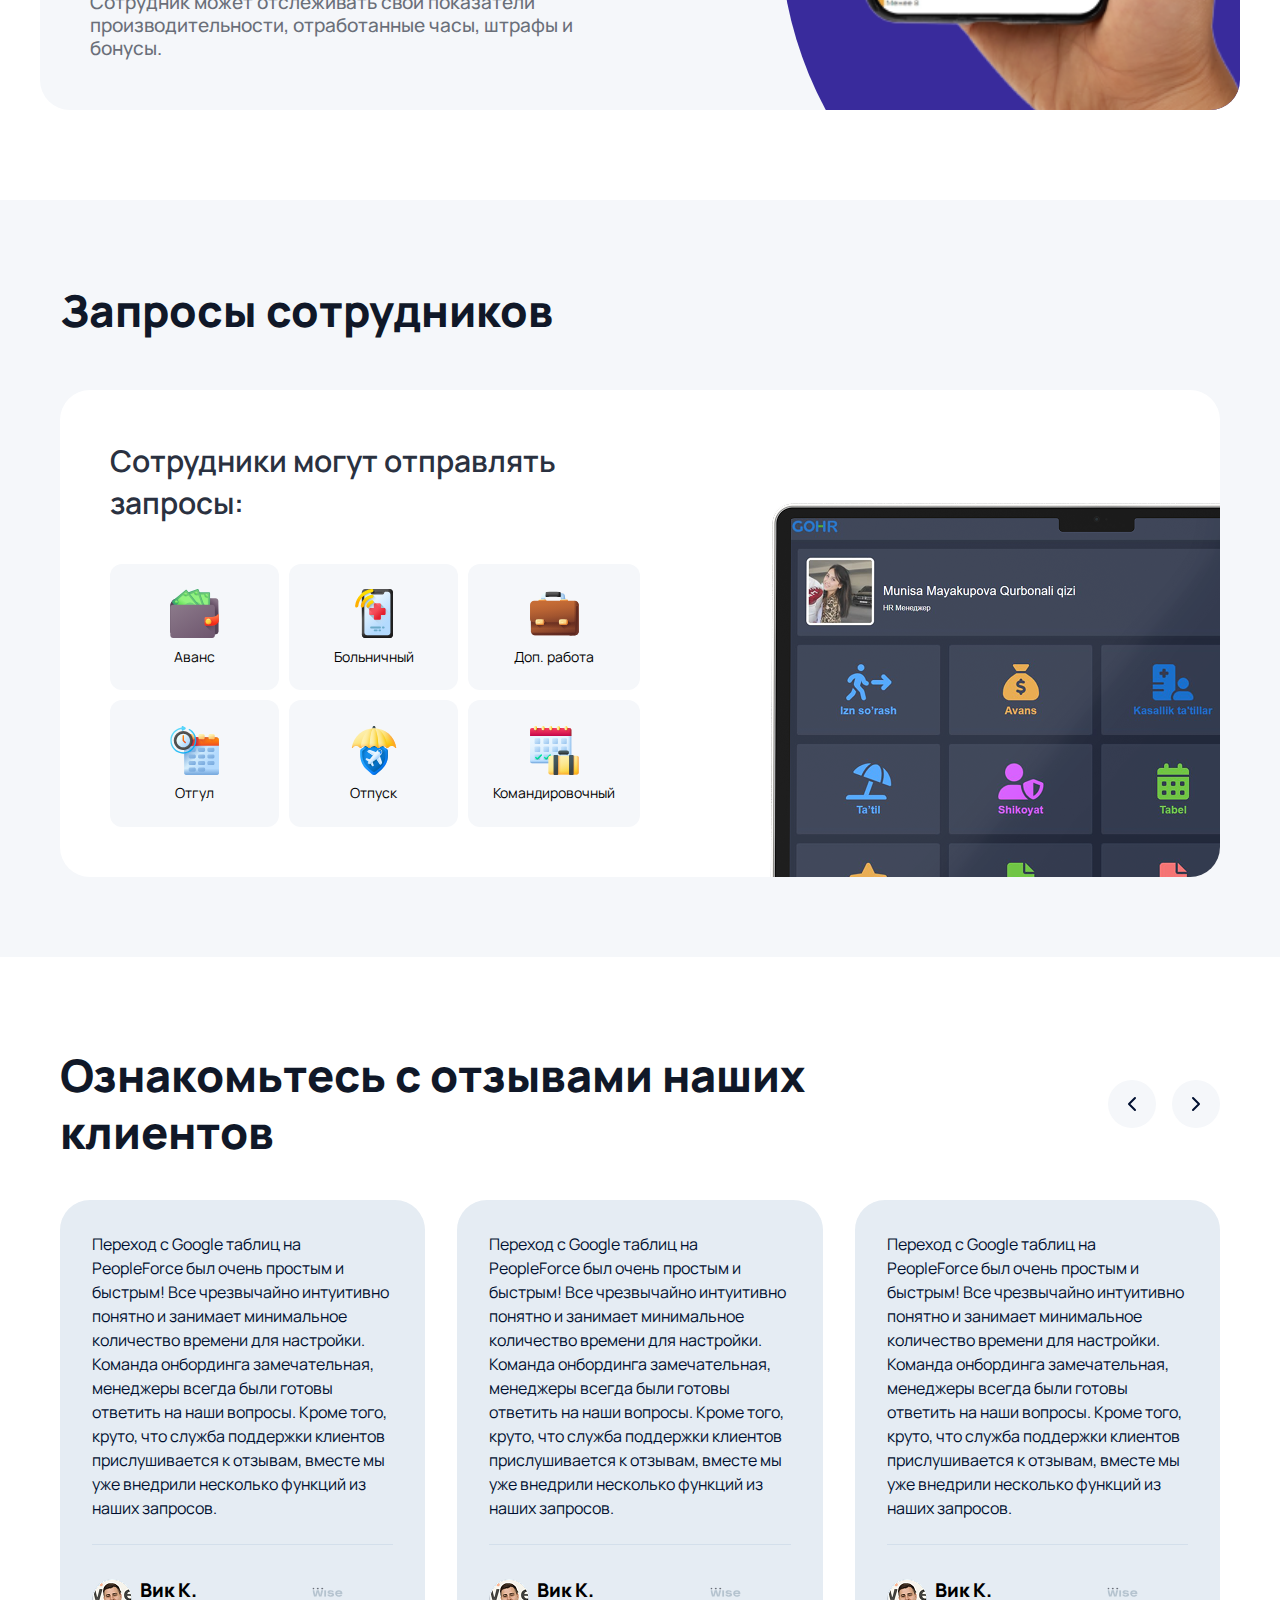
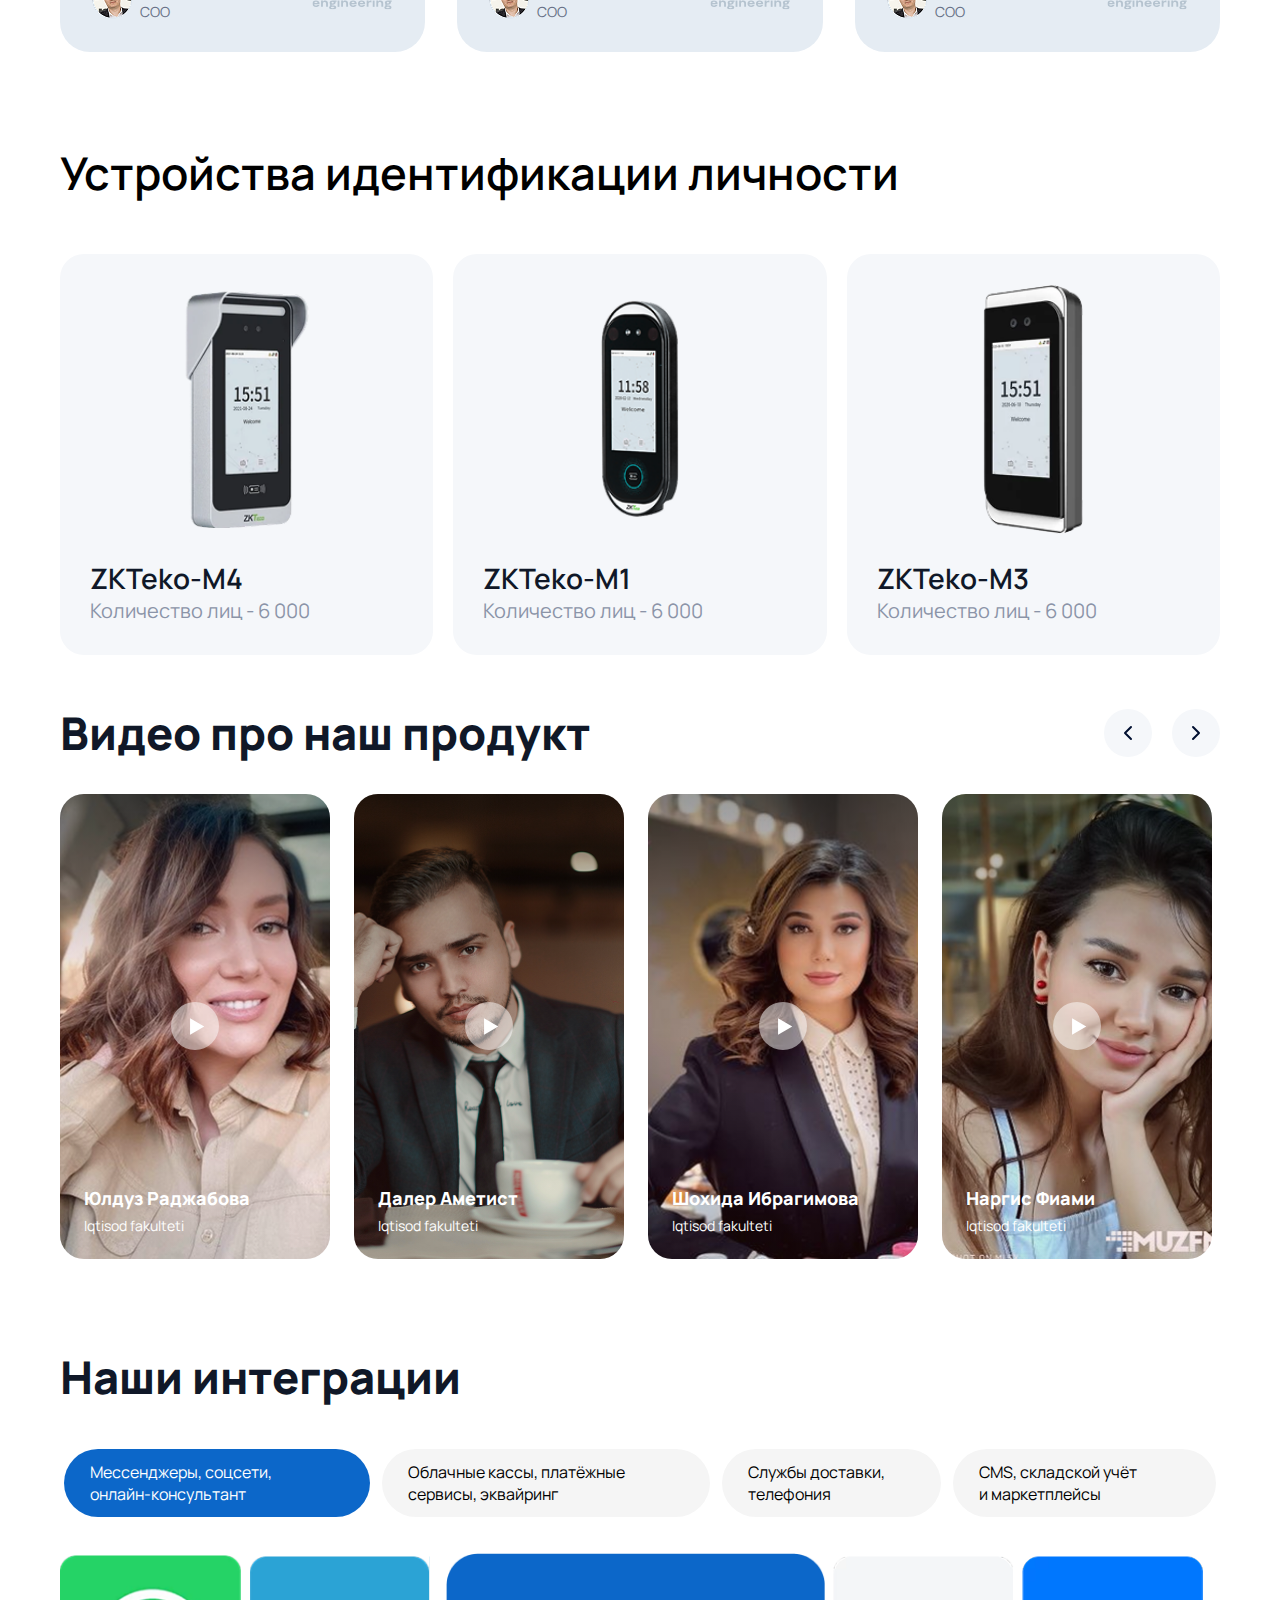
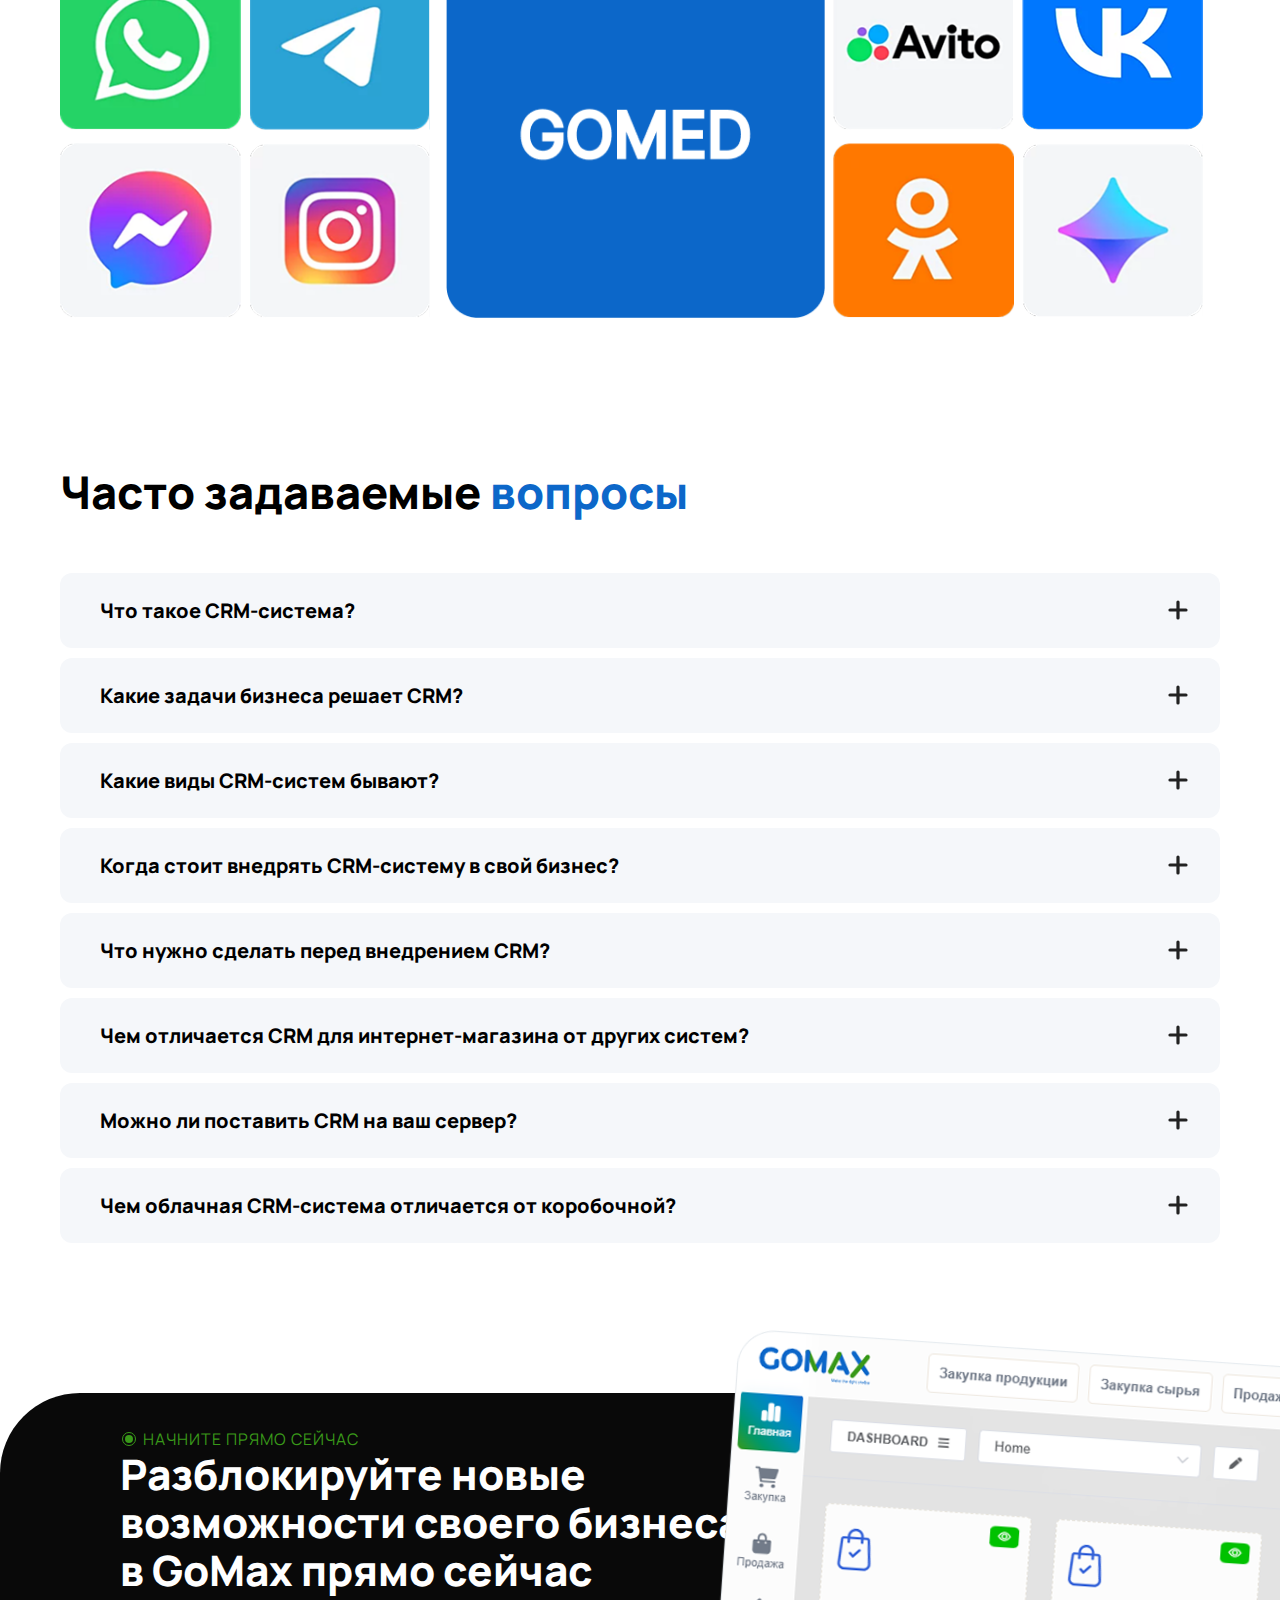
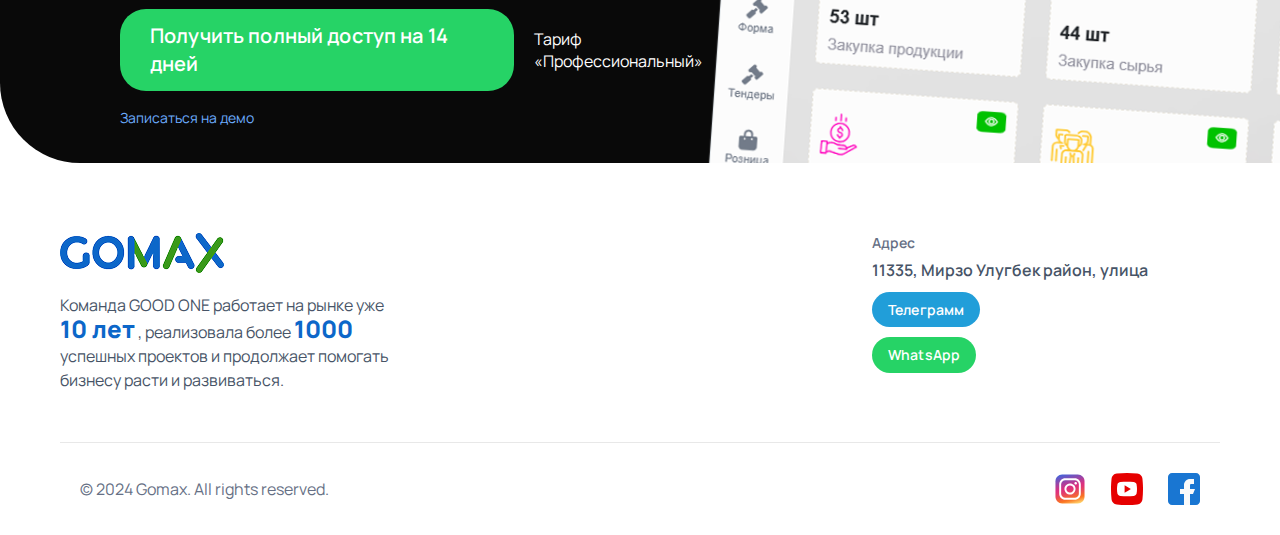
<file: pages/gohr.html>
<!DOCTYPE html>
<html lang="en">
  <head>
    <meta charset="UTF-8" />
    <meta
      name="viewport"
      content="width=device-width, initial-scale=1.0" />
    <link
      rel="stylesheet"
      href="/assets/css/gohr/gohr.css" />
    <title>GoHR</title>
  </head>
  <body>
    <header class="header gohr">
      <div class="header__container container">
        <div class="header__logo">
          <button class="header__burger-btn">
            <img
              class="header__burger-open"
              src="/assets/icons/burger.svg"
              alt="" />
            <img
              class="header__burger-close"
              src="/assets/icons/remove.svg"
              alt="" />
          </button>
          <a href="/index.html">GOHR</a>
        </div>

        <div class="header__actions">
          <div class="header__lang">
            <img
              src="/assets/icons/lang.svg"
              alt="" />
            <span>RU</span>
            <span>
              <img
                src="/assets/icons/chevron-down.svg"
                alt="" />
            </span>
          </div>

          <a
            class="header__phone"
            href="tel:+998911234567">
            +998 91 123 45 67
          </a>
        </div>
      </div>
    </header>

    <div class="nav__overlay gohr">
      <div class="nav__overlay-container">
        <div class="header__nav-modules">
          <a
            class="header__nav-module"
            href="/pages/gomed.html">
            <h3>GOMED</h3>
            <p>автоматизация медицинских учреждений</p>
            <div class="header__nav-module-img">
              <img
                src="/assets/icons/gomed-icon.svg"
                alt="" />
            </div>
          </a>
          <a
            class="header__nav-module"
            href="/index.html">
            <h3>GOMAX</h3>
            <p>производственная автоматизация</p>
            <div class="header__nav-module-img">
              <img
                src="/assets/icons/gomax-icon.svg"
                alt="" />
            </div>
          </a>
          <a
            class="header__nav-module"
            href="/pages/retail.html">
            <h3>RETAIL</h3>
            <p>система учета магазина на основе GOMAX</p>
            <div class="header__nav-module-img">
              <img
                src="/assets/icons/retail-icon.svg"
                alt="" />
            </div>
          </a>
          <a
            class="header__nav-module"
            href="/pages/wms.html">
            <h3>WMS</h3>
            <p>складской учет на основе GOMAX</p>
            <div class="header__nav-module-img">
              <img
                src="/assets/icons/wms-icon.svg"
                alt="" />
            </div>
          </a>
          <a
            class="header__nav-module"
            href="/pages/gohouse.html">
            <h3>GoHouse</h3>
            <p>для ведения учета и процесса постпродажи новостроек</p>
            <div class="header__nav-module-img">
              <img
                src="/assets/icons/gohouse-icon.svg"
                alt="" />
            </div>
          </a>
          <a
            class="header__nav-module"
            href="/pages/construction.html">
            <h3>Qurilish</h3>
            <p>для ведения учет строительства</p>
            <div class="header__nav-module-img">
              <img
                src="/assets/icons/contructor-icon.svg"
                alt="" />
            </div>
          </a>
          <a
            class="header__nav-module"
            href="/pages/gohr.html">
            <h3>GOHR</h3>
            <p>автоматизация кадрового отдела</p>
            <div class="header__nav-module-img">
              <img
                src="/assets/icons/gohr-icon.svg"
                alt="" />
            </div>
          </a>
          <a
            class="header__nav-module"
            href="/pages/cargo.html">
            <h3>CARGO</h3>
            <p>Комплексное решение для логистики</p>
            <div class="header__nav-module-img">
              <img
                src="/assets/icons/cargo-icon.svg"
                alt="" />
            </div>
          </a>
        </div>
      </div>
    </div>

    <main>
      <section class="hero">
        <div class="hero__container container">
          <div class="hero__desc">
            <h1>Автоматизация системы учет кадров</h1>
            <p>Комфорт в управлении персоналом в любое время и любом месте</p>

            <button class="main__btn">Попробовать бесплатно</button>
          </div>

          <div class="hero__img">
            <img
              src="/assets/images/gohr-hero.png"
              alt="" />
          </div>
        </div>
      </section>

      <section class="proccess">
        <div class="proccess__container container">
          <h2>Что дает вам автоматизация кадровых процессов?</h2>

          <div class="proccess__list">
            <div class="proccess__item">
              <div class="proccess__item-img">
                <img
                  src="/assets/icons/gr-proccess1.svg"
                  alt="" />
              </div>
              <h3>Точный учет посещения</h3>
            </div>
            <div class="proccess__item">
              <div class="proccess__item-img">
                <img
                  src="/assets/icons/gr-proccess2.svg"
                  alt="" />
              </div>
              <h3>Улучшение качества найма персонала</h3>
            </div>
            <div class="proccess__item">
              <div class="proccess__item-img">
                <img
                  src="/assets/icons/gr-proccess3.svg"
                  alt="" />
              </div>
              <h3>Оптимизация управлениея персоналом</h3>
            </div>
            <div class="proccess__item">
              <div class="proccess__item-img">
                <img
                  src="/assets/icons/gr-proccess4.svg"
                  alt="" />
              </div>
              <h3>Снижение времени на рутинные задачи</h3>
            </div>
            <div class="proccess__item">
              <div class="proccess__item-img">
                <img
                  src="/assets/icons/gr-proccess5.svg"
                  alt="" />
              </div>
              <h3>Увеличение эффективности кадровых служб</h3>
            </div>
            <div class="proccess__item">
              <div class="proccess__item-img">
                <img
                  src="/assets/icons/gr-proccess6.svg"
                  alt="" />
              </div>
              <h3>Улучшение тестирования и развитие кадров</h3>
            </div>
          </div>
        </div>
      </section>

      <section class="basics">
        <div class="basics__content container">
          <h1 class="basics__title">Базовые возможности GOHR</h1>
          <div class="basics__list">
            <div class="basicitem bt-big">
              <img
                class="basicitem__image"
                src="/assets/images/gohr/image-1.png"
                alt="image" />
              <h3 class="basicitem__label">Интерактивный Dashboard</h3>
            </div>
            <div class="basicitem">
              <h3 class="basicitem__label">Устройства</h3>
            </div>
            <div class="basicitem">
              <h3 class="basicitem__label">Структура</h3>
            </div>
            <div class="basicitem bt-med">
              <h3 class="basicitem__label">Рекрутинг</h3>
              <img
                class="basicitem__icon"
                src="/assets/images/gohr/icon-1.png"
                alt="image" />
            </div>
            <div class="basicitem bt-med">
              <h3 class="basicitem__label">Карточка сотрудников</h3>
              <img
                class="basicitem__icon"
                src="/assets/images/gohr/icon-2.png"
                alt="image" />
            </div>
            <div class="basicitem bt-big">
              <img
                class="basicitem__image"
                src="/assets/images/gohr/image-2.png"
                alt="image" />
              <h3 class="basicitem__label">Календарь</h3>
            </div>
            <div class="basicitem bt-big">
              <img
                class="basicitem__image"
                src="/assets/images/gohr/image-3.png"
                alt="image" />
              <h3 class="basicitem__label">Финансы</h3>
            </div>
            <div class="basicitem">
              <h3 class="basicitem__label">Тестирование</h3>
            </div>
            <div class="basicitem">
              <h3 class="basicitem__label">Табель</h3>
            </div>
          </div>
        </div>
      </section>

      <section class="opportunities">
        <div class="container opportunities__container">
          <h2>Возможности системы GOHR</h2>

          <div class="opportunities__list">
            <div class="opportunities__solo-box">
              <div class="opportunities__solo-desc">
                <h3>Аналитика и отчетность в одном окне</h3>

                <div class="opportunities__solo-desc-item">
                  <h4>Вы получаете полную картину текущей статистики в компании:</h4>
                  <p>Быстрый доступ к медкартам, анализам и истории болезней — для точной диагностики и лечения.</p>
                </div>
                <div class="opportunities__solo-desc-item">
                  <h4>Удобная визуализация</h4>
                  <p>Распределение сотрудников по статусам, соотношение найма и увольнений, выявляет недостачи в штате.</p>
                </div>
                <div class="opportunities__solo-desc-item">
                  <h4>GOHR автоматически собирает и обновляет данные</h4>
                  <p>Прозрачную аналитику и четкое понимание всех процессов в компании</p>
                </div>
              </div>

              <div class="opportunities__solo-img">
                <img
                  src="/assets/images/gr-opportunities1.png"
                  alt="" />
              </div>
              <button class="maximize__btn">
                <img
                  src="/assets/icons/maximize.svg"
                  alt="" />
              </button>
            </div>

            <div class="opportunities__duo-box">
              <div class="opportunities__box">
                <div class="opportunities__box-desc">
                  <h3>Рекрутинг</h3>
                  <p>Упрощенный рекрутинг: сбор резюме, распределение кандидатов, отслеживание откликов, тестирование и оформление сотрудников в пару кликов.</p>
                </div>

                <div class="opportunities__box-img">
                  <img
                    src="/assets/images/gr-opportunities2.png"
                    alt="" />
                </div>
                <button class="maximize__btn">
                  <img
                    src="/assets/icons/maximize.svg"
                    alt="" />
                </button>
              </div>
              <div class="opportunities__box">
                <div class="opportunities__box-desc">
                  <h3>База сотрудников</h3>
                  <p>Здесь можно найти данные о каждом сотруднике: личные сведения, должность, стаж, навыки, график работы, заработная плата, история отпусков и другие ключевые данные.</p>
                </div>

                <div class="opportunities__box-img">
                  <img
                    src="/assets/images/gr-opportunities3.png"
                    alt="" />
                </div>

                <button class="maximize__btn">
                  <img
                    src="/assets/icons/maximize.svg"
                    alt="" />
                </button>
              </div>
            </div>
            <div class="opportunities__duo-box">
              <div class="opportunities__box">
                <div class="opportunities__box-desc">
                  <h3>Бейджика для каждого сотрудника</h3>
                  <p>Использование автогенерированного бейджика сотрудника, позволяющий идентифицировать личность, отмечать выполненную работу, отслеживать доступ к оборудованию подтверждение внутренних операций</p>
                </div>

                <div class="opportunities__box-img">
                  <img
                    src="/assets/images/gr-opportunities4.png"
                    alt="" />
                </div>
                <button class="maximize__btn">
                  <img
                    src="/assets/icons/maximize.svg"
                    alt="" />
                </button>
              </div>
              <div class="opportunities__box">
                <div class="opportunities__box-desc">
                  <h3>Структура компании</h3>
                  <p>Система создает онлайн-структуру компании, позволяя наглядно видеть заполненность отделов и выявлять вакансии в реальном времени.</p>
                </div>

                <div class="opportunities__box-img">
                  <img
                    src="/assets/images/gr-opportunities5.png"
                    alt="" />
                </div>

                <button class="maximize__btn">
                  <img
                    src="/assets/icons/maximize.svg"
                    alt="" />
                </button>
              </div>
            </div>
            <div class="opportunities__duo-box">
              <div class="opportunities__box">
                <div class="opportunities__box-desc">
                  <h3>Онлайн табель</h3>
                  <p>GOHR позволяет точно отслеживать рабочее время сотрудников, минимизируя ошибки в расчетах заработных платы и улучшая планирование рабочего процесса</p>
                </div>

                <div class="opportunities__box-img">
                  <img
                    src="/assets/images/gr-opportunities6.png"
                    alt="" />
                </div>
                <button class="maximize__btn">
                  <img
                    src="/assets/icons/maximize.svg"
                    alt="" />
                </button>
              </div>
              <div class="opportunities__box">
                <div class="opportunities__box-desc">
                  <h3>Учет опозданий</h3>
                  <p>Автоматическая фиксация времени прихода сотрудников, отслеживает задержки и интегрирует дтоачнноысетьв ирапсрчоезтрзаачрнаобсоттьн. ой платы, обеспечивая</p>
                </div>

                <div class="opportunities__box-img">
                  <img
                    src="/assets/images/gr-opportunities7.png"
                    alt="" />
                </div>

                <button class="maximize__btn">
                  <img
                    src="/assets/icons/maximize.svg"
                    alt="" />
                </button>
              </div>
            </div>

            <div class="opportunities__solo-box">
              <div class="opportunities__solo-desc">
                <h3>Pay Roll</h3>

                <p>Удобный интерфейс позволяет легко отслеживать доходы и расходы, включая выплаты сотрудникам, бонусы и штрафы. Все финансовые операции прозрачны, что дает возможность принимать быстрые и обоснованные решения, эффективно управлять бюджетом и минимизировать риски.</p>
              </div>

              <div class="opportunities__solo-img">
                <img
                  src="/assets/images/gr-opportunities8.png"
                  alt="" />
              </div>

              <button class="maximize__btn">
                <img
                  src="/assets/icons/maximize.svg"
                  alt="" />
              </button>
            </div>
          </div>
        </div>
      </section>

      <section class="advances">
        <div class="advances__content container">
          <div class="advances__info">
            <h1 class="advances__title">Удобные инструмент для сотрудника</h1>
            <div class="advances__block">
              <h3 class="advances__block-label">Доступ к личной информации</h3>
              <p class="advances__block-desc">Доступ к данным о графике, отпусках, зарплате и бонусах в любое время.</p>
            </div>
            <div class="advances__block">
              <h3 class="advances__block-label">Подача заявок онлайн:</h3>
              <p class="advances__block-desc">Легкая подача заявок на отпуск, переработку и изменение графика без обращения в отдел кадров.</p>
            </div>
            <div class="advances__block">
              <h3 class="advances__block-label">Прозрачность расчетов</h3>
              <p class="advances__block-desc">Подробная информация о начисленной зарплате, премиях, налогах и других удержаниях, что исключает недоразумения.</p>
            </div>
            <div class="advances__block">
              <h3 class="advances__block-label">Доступ к личной статистике</h3>
              <p class="advances__block-desc">Сотрудник может отслеживать свои показатели производительности, отработанные часы, штрафы и бонусы.</p>
            </div>
          </div>
          <div class="advances__image">
            <img
              class="advances__image-file"
              src="/assets/images/gohr/image-advances-block.png"
              alt="image" />
          </div>
        </div>
      </section>

      <section class="requests">
        <div class="requests__content container">
          <h1 class="requests__title">Запросы сотрудников</h1>

          <div class="requests__block">
            <div class="requests__info">
              <h2 class="requests__info-title">Сотрудники могут отправлять запросы:</h2>
              <div class="requests__list">
                <div class="requestcard">
                  <img
                    class="requestcard__icon"
                    src="/assets/images/gohr/reqicon-1.svg"
                    alt="icon" />
                  <p class="requestcard__label">Aванс</p>
                </div>
                <div class="requestcard">
                  <img
                    class="requestcard__icon"
                    src="/assets/images/gohr/reqicon-2.svg"
                    alt="icon" />
                  <p class="requestcard__label">Больничный</p>
                </div>
                <div class="requestcard">
                  <img
                    class="requestcard__icon"
                    src="/assets/images/gohr/reqicon-3.svg"
                    alt="icon" />
                  <p class="requestcard__label">Доп. работа</p>
                </div>
                <div class="requestcard">
                  <img
                    class="requestcard__icon"
                    src="/assets/images/gohr/reqicon-4.svg"
                    alt="icon" />
                  <p class="requestcard__label">Отгул</p>
                </div>
                <div class="requestcard">
                  <img
                    class="requestcard__icon"
                    src="/assets/images/gohr/reqicon-5.svg"
                    alt="icon" />
                  <p class="requestcard__label">Отпуск</p>
                </div>
                <div class="requestcard">
                  <img
                    class="requestcard__icon"
                    src="/assets/images/gohr/reqicon-6.svg"
                    alt="icon" />
                  <p class="requestcard__label">Командировочный</p>
                </div>
              </div>
            </div>
            <div class="requests__image">
              <img
                class="requests__image-file"
                src="/assets/images/gohr/requests.png"
                alt="image" />
            </div>
          </div>
        </div>
      </section>

      <section class="testimonials">
        <div class="container testimonials__container">
          <div class="testimonials__header">
            <h2>Ознакомьтесь с отзывами наших клиентов</h2>

            <div class="testimonials__slider-btns">
              <button class="testimonials__slider-btn">
                <img
                  src="/assets/icons/arrow-left.svg"
                  alt="" />
              </button>
              <button class="testimonials__slider-btn">
                <img
                  src="/assets/icons/arrow-right.svg"
                  alt="" />
              </button>
            </div>
          </div>

          <div class="testimonials__content">
            <div class="testimonials__content-item">
              <p>Переход с Google таблиц на PeopleForce был очень простым и быстрым! Все чрезвычайно интуитивно понятно и занимает минимальное количество времени для настройки. Команда онбординга замечательная, менеджеры всегда были готовы ответить на наши вопросы. Кроме того, круто, что служба поддержки клиентов прислушивается к отзывам, вместе мы уже внедрили несколько функций из наших запросов.</p>

              <div class="testimonials__content-user">
                <div class="testimonials__content-user-info">
                  <img
                    src="/assets/images/testimonial.png"
                    alt="" />
                  <div>
                    <h3>Вик К.</h3>
                    <p>COO</p>
                  </div>
                </div>

                <div class="testimonials__content-user-logo">
                  <img
                    src="/assets/icons/tesimonial-logo.svg"
                    alt="" />
                </div>
              </div>
            </div>
            <div class="testimonials__content-item">
              <p>Переход с Google таблиц на PeopleForce был очень простым и быстрым! Все чрезвычайно интуитивно понятно и занимает минимальное количество времени для настройки. Команда онбординга замечательная, менеджеры всегда были готовы ответить на наши вопросы. Кроме того, круто, что служба поддержки клиентов прислушивается к отзывам, вместе мы уже внедрили несколько функций из наших запросов.</p>

              <div class="testimonials__content-user">
                <div class="testimonials__content-user-info">
                  <img
                    src="/assets/images/testimonial.png"
                    alt="" />
                  <div>
                    <h3>Вик К.</h3>
                    <p>COO</p>
                  </div>
                </div>

                <div class="testimonials__content-user-logo">
                  <img
                    src="/assets/icons/tesimonial-logo.svg"
                    alt="" />
                </div>
              </div>
            </div>
            <div class="testimonials__content-item">
              <p>Переход с Google таблиц на PeopleForce был очень простым и быстрым! Все чрезвычайно интуитивно понятно и занимает минимальное количество времени для настройки. Команда онбординга замечательная, менеджеры всегда были готовы ответить на наши вопросы. Кроме того, круто, что служба поддержки клиентов прислушивается к отзывам, вместе мы уже внедрили несколько функций из наших запросов.</p>

              <div class="testimonials__content-user">
                <div class="testimonials__content-user-info">
                  <img
                    src="/assets/images/testimonial.png"
                    alt="" />
                  <div>
                    <h3>Вик К.</h3>
                    <p>COO</p>
                  </div>
                </div>

                <div class="testimonials__content-user-logo">
                  <img
                    src="/assets/icons/tesimonial-logo.svg"
                    alt="" />
                </div>
              </div>
            </div>
          </div>
        </div>
      </section>

      <section class="devices">
        <div class="devices__content container">
          <h1 class="devices__title">Устройства идентификации личности</h1>
          <div class="devices__list">
            <div class="devicecard">
              <img
                class="devicecard__image"
                src="/assets/images/gohr/device-1.png"
                alt="device image" />
              <h3 class="devicecard__label">ZKTeko-M4</h3>
              <span class="devicecard__desc">Количество лиц - 6 000</span>
            </div>
            <div class="devicecard">
              <img
                class="devicecard__image"
                src="/assets/images/gohr/device-2.png"
                alt="device image" />
              <h3 class="devicecard__label">ZKTeko-M1</h3>
              <span class="devicecard__desc">Количество лиц - 6 000</span>
            </div>
            <div class="devicecard">
              <img
                class="devicecard__image"
                src="/assets/images/gohr/device-3.png"
                alt="device image" />
              <h3 class="devicecard__label">ZKTeko-M3</h3>
              <span class="devicecard__desc">Количество лиц - 6 000</span>
            </div>
          </div>
        </div>
      </section>

      <section class="videos">
        <div class="container videos__container">
          <div class="videos__header">
            <h2>Видео про наш продукт</h2>
            <div class="videos__slider-btns">
              <button class="videos__slider-btn">
                <img
                  src="/assets/icons/arrow-left.svg"
                  alt="" />
              </button>
              <button class="videos__slider-btn">
                <img
                  src="/assets/icons/arrow-right.svg"
                  alt="" />
              </button>
            </div>
          </div>

          <div class="videos__content">
            <div class="videos__item">
              <div class="videos__item-img">
                <img
                  src="/assets/images/videos1.png"
                  alt="" />
              </div>
              <div class="videos__item-play">
                <img
                  src="/assets/icons/play.svg"
                  alt="" />
              </div>
              <div class="videos__item-desc">
                <h3>Юлдуз Раджабова</h3>
                <p>Iqtisod fakulteti</p>
              </div>
              <div class="videos-item-mask"></div>
            </div>
            <div class="videos__item">
              <div class="videos__item-img">
                <img
                  src="/assets/images/videos2.png"
                  alt="" />
              </div>
              <div class="videos__item-play">
                <img
                  src="/assets/icons/play.svg"
                  alt="" />
              </div>
              <div class="videos__item-desc">
                <h3>Далер Аметист</h3>
                <p>Iqtisod fakulteti</p>
              </div>
              <div class="videos-item-mask"></div>
            </div>
            <div class="videos__item">
              <div class="videos__item-img">
                <img
                  src="/assets/images/videos3.png"
                  alt="" />
              </div>
              <div class="videos__item-play">
                <img
                  src="/assets/icons/play.svg"
                  alt="" />
              </div>
              <div class="videos__item-desc">
                <h3>Шохида Ибрагимова</h3>
                <p>Iqtisod fakulteti</p>
              </div>
              <div class="videos-item-mask"></div>
            </div>
            <div class="videos__item">
              <div class="videos__item-img">
                <img
                  src="/assets/images/videos4.png"
                  alt="" />
              </div>
              <div class="videos__item-play">
                <img
                  src="/assets/icons/play.svg"
                  alt="" />
              </div>
              <div class="videos__item-desc">
                <h3>Наргис Фиами</h3>
                <p>Iqtisod fakulteti</p>
              </div>
              <div class="videos-item-mask"></div>
            </div>
          </div>
        </div>
      </section>

      <section class="integrations">
        <div class="container integrations__container">
          <h2>Наши интеграции</h2>

          <div class="integrations__tabs">
            <div class="integrations__tab active">Мессенджеры, соцсети, онлайн‑консультант</div>
            <div class="integrations__tab">Облачные кассы, платёжные сервисы, эквайринг</div>
            <div class="integrations__tab">Службы доставки, телефония</div>
            <div class="integrations__tab">CMS, складской учёт и маркетплейсы</div>
          </div>

          <div class="integrations__content">
            <div class="integrations-content__left">
              <img
                src="/assets/images/whatsup.png"
                alt="" />
              <img
                src="/assets/images/tg.png"
                alt="" />
              <img
                src="/assets/images/messanger.png"
                alt="" />
              <img
                src="/assets/images/instagram.png"
                alt="" />
            </div>

            <div class="integrations__content-middle">
              <img
                src="/assets/images/gomed.png"
                alt="" />
            </div>

            <div class="integrations-content__right">
              <img
                src="/assets/images/avito.png"
                alt="" />
              <img
                src="/assets/images/vk.png"
                alt="" />
              <img
                src="/assets/images/ok.png"
                alt="" />
              <img
                src="/assets/images/yuka.png"
                alt="" />
            </div>
          </div>
        </div>
      </section>

      <section class="faq">
        <div class="faq__content container">
          <h1 class="faq__title">
            Часто задаваемые
            <span>вопросы</span>
          </h1>
          <div class="faq__list">
            <div class="faqcard">
              <p class="faqcard__question">Что такое CRM-система?</p>
              <p class="faqcard__answer">Lorem ipsum dolor sit amet consectetur adipisicing elit. Dicta harum esse amet labore incidunt beatae quaerat, qui delectus error laboriosam voluptas? Id vitae deserunt animi officiis ea repudiandae perspiciatis ipsa praesentium, fugiat neque suscipit obcaecati veniam tempora similique nobis aliquid molestiae optio architecto, quasi, reiciendis alias temporibus! Hic, corporis excepturi.</p>
            </div>
            <div class="faqcard">
              <p class="faqcard__question">Какие задачи бизнеса решает CRM?</p>
              <p class="faqcard__answer">Lorem ipsum dolor sit amet consectetur adipisicing elit. Dicta harum esse amet labore incidunt beatae quaerat, qui delectus error laboriosam voluptas? Id vitae deserunt animi officiis ea repudiandae perspiciatis ipsa praesentium, fugiat neque suscipit obcaecati veniam tempora similique nobis aliquid molestiae optio architecto, quasi, reiciendis alias temporibus! Hic, corporis excepturi.</p>
            </div>
            <div class="faqcard">
              <p class="faqcard__question">Какие виды CRM-систем бывают?</p>
              <p class="faqcard__answer">Lorem ipsum dolor sit amet consectetur adipisicing elit. Dicta harum esse amet labore incidunt beatae quaerat, qui delectus error laboriosam voluptas? Id vitae deserunt animi officiis ea repudiandae perspiciatis ipsa praesentium, fugiat neque suscipit obcaecati veniam tempora similique nobis aliquid molestiae optio architecto, quasi, reiciendis alias temporibus! Hic, corporis excepturi.</p>
            </div>
            <div class="faqcard">
              <p class="faqcard__question">Когда стоит внедрять CRM-систему в свой бизнес?</p>
              <p class="faqcard__answer">Lorem ipsum dolor sit amet consectetur adipisicing elit. Dicta harum esse amet labore incidunt beatae quaerat, qui delectus error laboriosam voluptas? Id vitae deserunt animi officiis ea repudiandae perspiciatis ipsa praesentium, fugiat neque suscipit obcaecati veniam tempora similique nobis aliquid molestiae optio architecto, quasi, reiciendis alias temporibus! Hic, corporis excepturi.</p>
            </div>
            <div class="faqcard">
              <p class="faqcard__question">Что нужно сделать перед внедрением CRM?</p>
              <p class="faqcard__answer">Lorem ipsum dolor sit amet consectetur adipisicing elit. Dicta harum esse amet labore incidunt beatae quaerat, qui delectus error laboriosam voluptas? Id vitae deserunt animi officiis ea repudiandae perspiciatis ipsa praesentium, fugiat neque suscipit obcaecati veniam tempora similique nobis aliquid molestiae optio architecto, quasi, reiciendis alias temporibus! Hic, corporis excepturi.</p>
            </div>
            <div class="faqcard">
              <p class="faqcard__question">Чем отличается CRM для интернет-магазина от других систем?</p>
              <p class="faqcard__answer">Lorem ipsum dolor sit amet consectetur adipisicing elit. Dicta harum esse amet labore incidunt beatae quaerat, qui delectus error laboriosam voluptas? Id vitae deserunt animi officiis ea repudiandae perspiciatis ipsa praesentium, fugiat neque suscipit obcaecati veniam tempora similique nobis aliquid molestiae optio architecto, quasi, reiciendis alias temporibus! Hic, corporis excepturi.</p>
            </div>
            <div class="faqcard">
              <p class="faqcard__question">Можно ли поставить CRM на ваш сервер?</p>
              <p class="faqcard__answer">Lorem ipsum dolor sit amet consectetur adipisicing elit. Dicta harum esse amet labore incidunt beatae quaerat, qui delectus error laboriosam voluptas? Id vitae deserunt animi officiis ea repudiandae perspiciatis ipsa praesentium, fugiat neque suscipit obcaecati veniam tempora similique nobis aliquid molestiae optio architecto, quasi, reiciendis alias temporibus! Hic, corporis excepturi.</p>
            </div>
            <div class="faqcard">
              <p class="faqcard__question">Чем облачная CRM-система отличается от коробочной?</p>
              <p class="faqcard__answer">Lorem ipsum dolor sit amet consectetur adipisicing elit. Dicta harum esse amet labore incidunt beatae quaerat, qui delectus error laboriosam voluptas? Id vitae deserunt animi officiis ea repudiandae perspiciatis ipsa praesentium, fugiat neque suscipit obcaecati veniam tempora similique nobis aliquid molestiae optio architecto, quasi, reiciendis alias temporibus! Hic, corporis excepturi.</p>
            </div>
          </div>
        </div>
      </section>

      <section class="promo">
        <div class="promo__content container">
          <div class="promo__desc">
            <span class="promo__pretitle">
              <span></span>
              НАЧНИТЕ ПРЯМО СЕЙЧАС
            </span>
            <h2 class="promo__title">Разблокируйте новые возможности своего бизнеса в GoMax прямо сейчас</h2>
            <div class="promo__actions">
              <a
                href="#!"
                target="_blank"
                class="gmx-btn gmx-green gmx-large">
                <p class="gmx-btn__text">Получить полный доступ на 14 дней</p>
              </a>
              <a
                href="#!"
                class="promo__textlink">
                Тариф «Профессиональный»
              </a>
            </div>
            <a
              href="#!"
              class="promo__subscribe">
              Записаться на демо
            </a>
          </div>

          <div class="promo__image">
            <img
              src="/assets/images/promo.png"
              alt="image"
              class="promo__image-file" />
          </div>
        </div>
      </section>
    </main>

    <footer class="footer">
      <div class="container">
        <div class="footer__content">
          <div class="footer__info">
            <a
              href="#!"
              class="footer__info-logo">
              <img
                src="/assets/images//gomax-logo.png"
                alt="logo" />
            </a>
            <p class="footer__info-text">
              Команда GOOD ONE работает на рынке уже
              <span>10 лет</span>
              , реализовала более
              <span>1000</span>
              успешных проектов и продолжает помогать бизнесу расти и развиваться.
            </p>
          </div>
          <div class="footer__actions">
            <a
              href="#!"
              class="footer__action">
              <span class="footer__action-label">Адрес</span>
              11335, Мирзо Улугбек район, улица
            </a>
            <a
              href="#!"
              target="_blank"
              class="gmx-btn gmx-blue">
              <p class="gmx-btn__text">Телеграмм</p>
            </a>
            <a
              href="#!"
              target="_blank"
              class="gmx-btn gmx-green">
              <p class="gmx-btn__text">WhatsApp</p>
            </a>
          </div>
        </div>
        <div class="footer__copyright">
          <div class="container">
            <p class="footer__copyright-label">© 2024 Gomax. All rights reserved.</p>
            <div class="footer__copyright-socials">
              <a
                href="#!"
                class="footer__social">
                <img
                  src="/assets/icons/instagram.svg"
                  alt="" />
              </a>
              <a
                href="#!"
                class="footer__social">
                <img
                  src="/assets/icons/youtube.svg"
                  alt="" />
              </a>
              <a
                href="#!"
                class="footer__social">
                <img
                  src="/assets/icons/facebook.svg"
                  alt="" />
              </a>
            </div>
          </div>
        </div>
      </div>
    </footer>

    <script src="/assets/js/index.js"></script>
    <script>
      const faqCards = document.querySelectorAll(".faqcard");

      faqCards.forEach((card) => {
        card.addEventListener("click", () => {
          if (card.classList.contains("opened")) {
            card.classList.remove("opened");
          } else {
            faqCards.forEach((c) => c.classList.remove("opened"));
            card.classList.add("opened");
          }
        });
      });
    </script>
  </body>
</html>
</file>
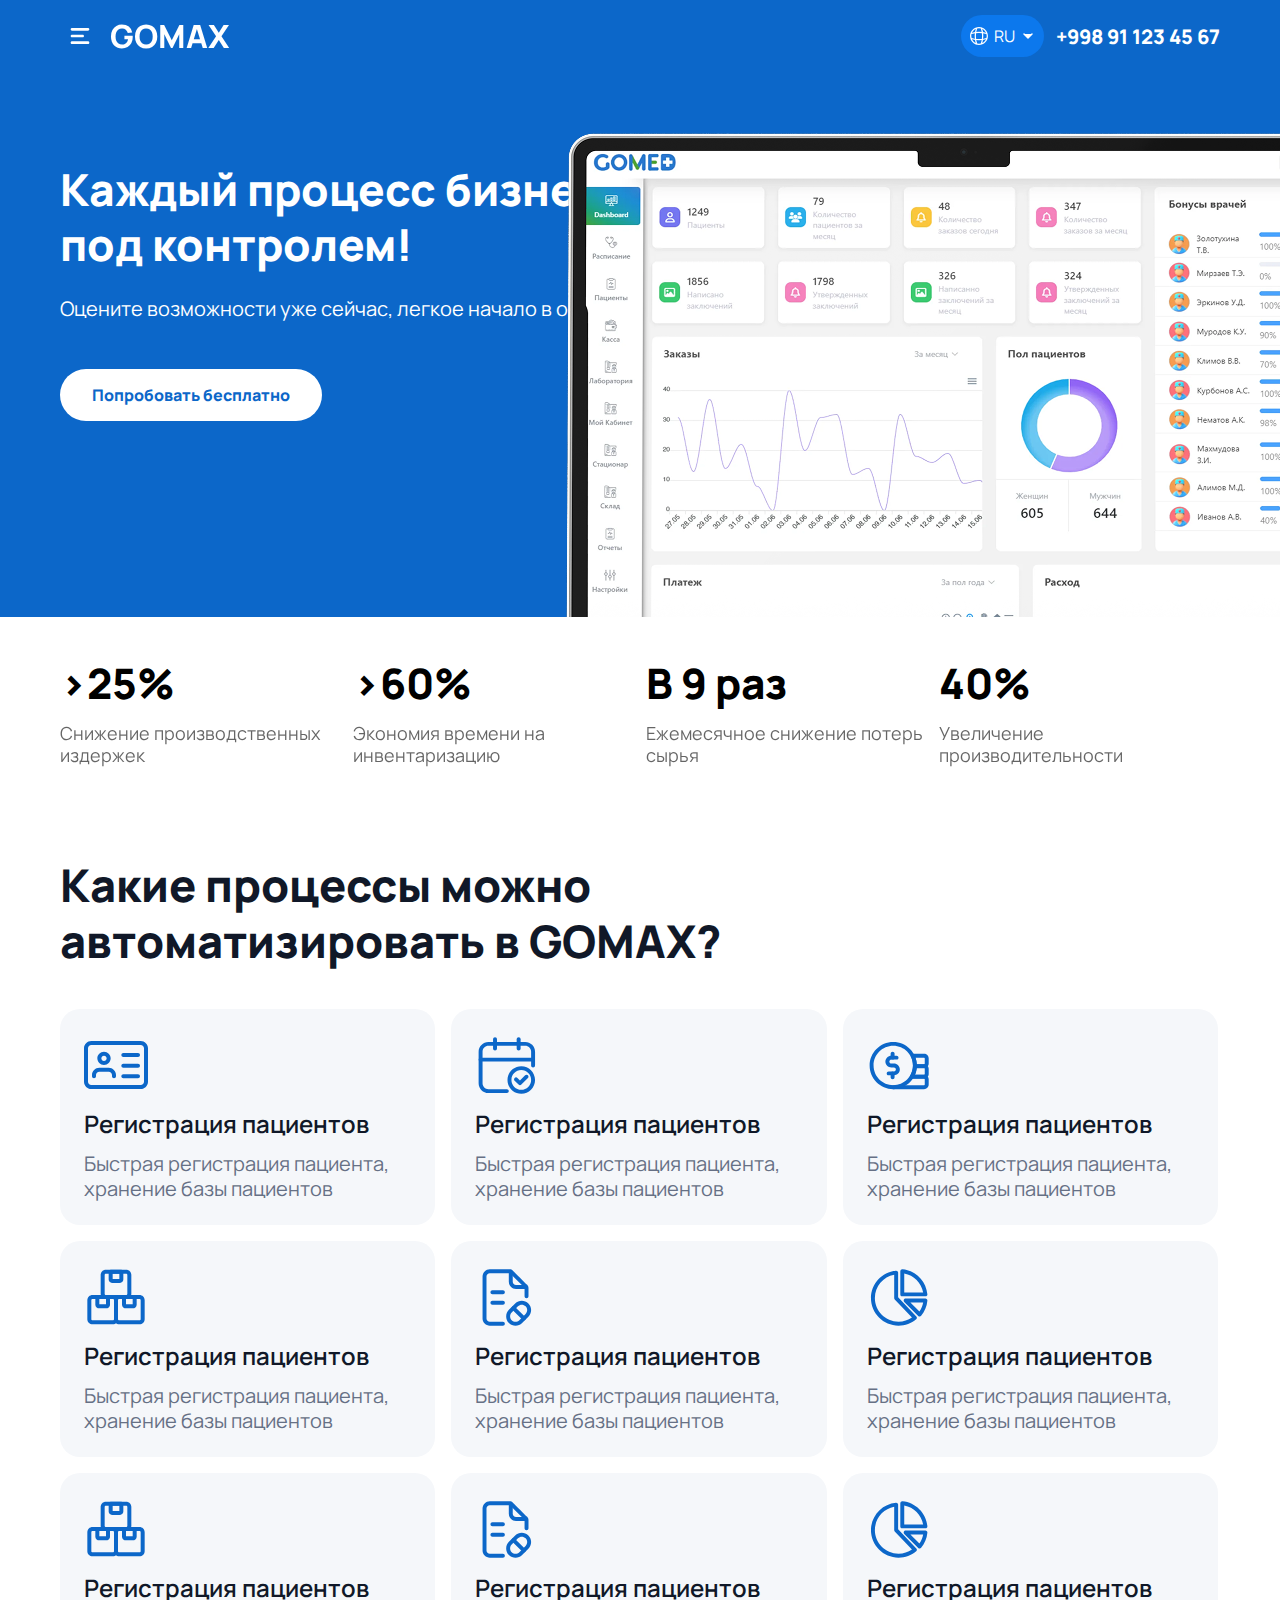
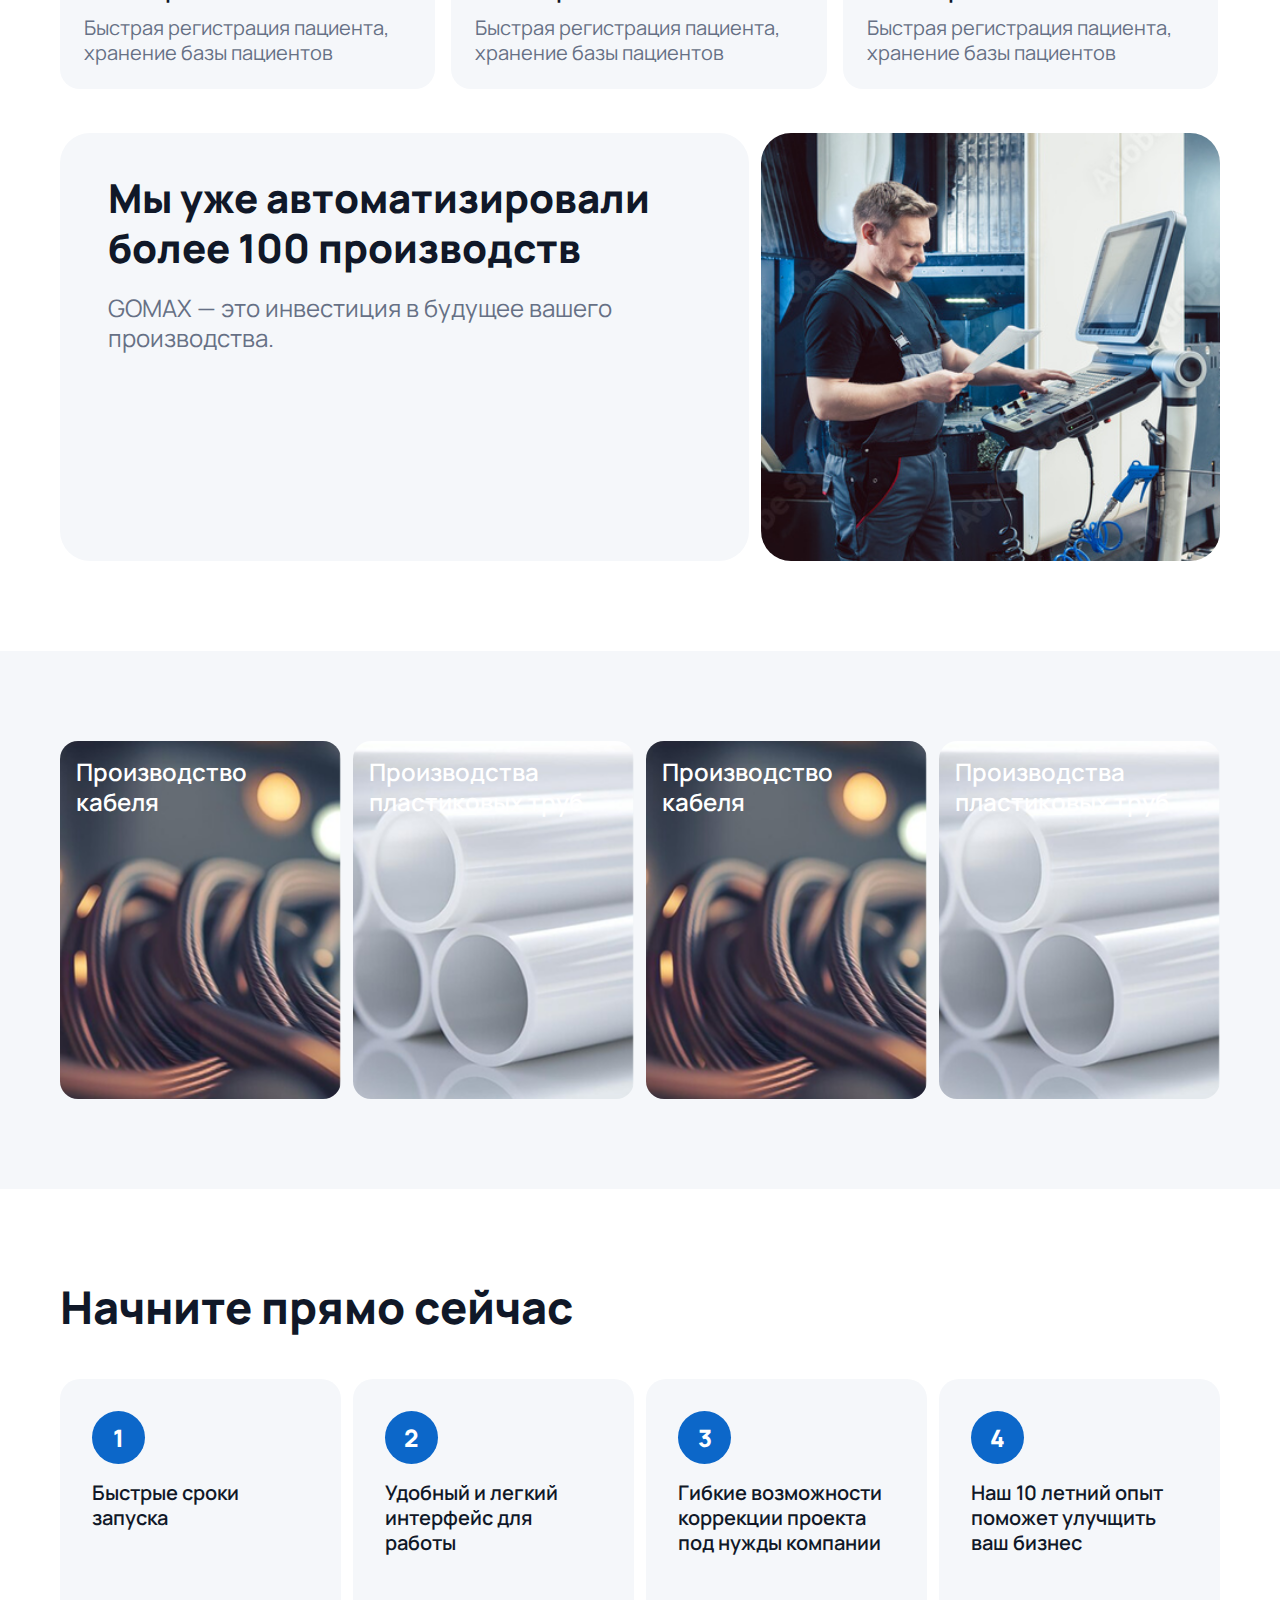
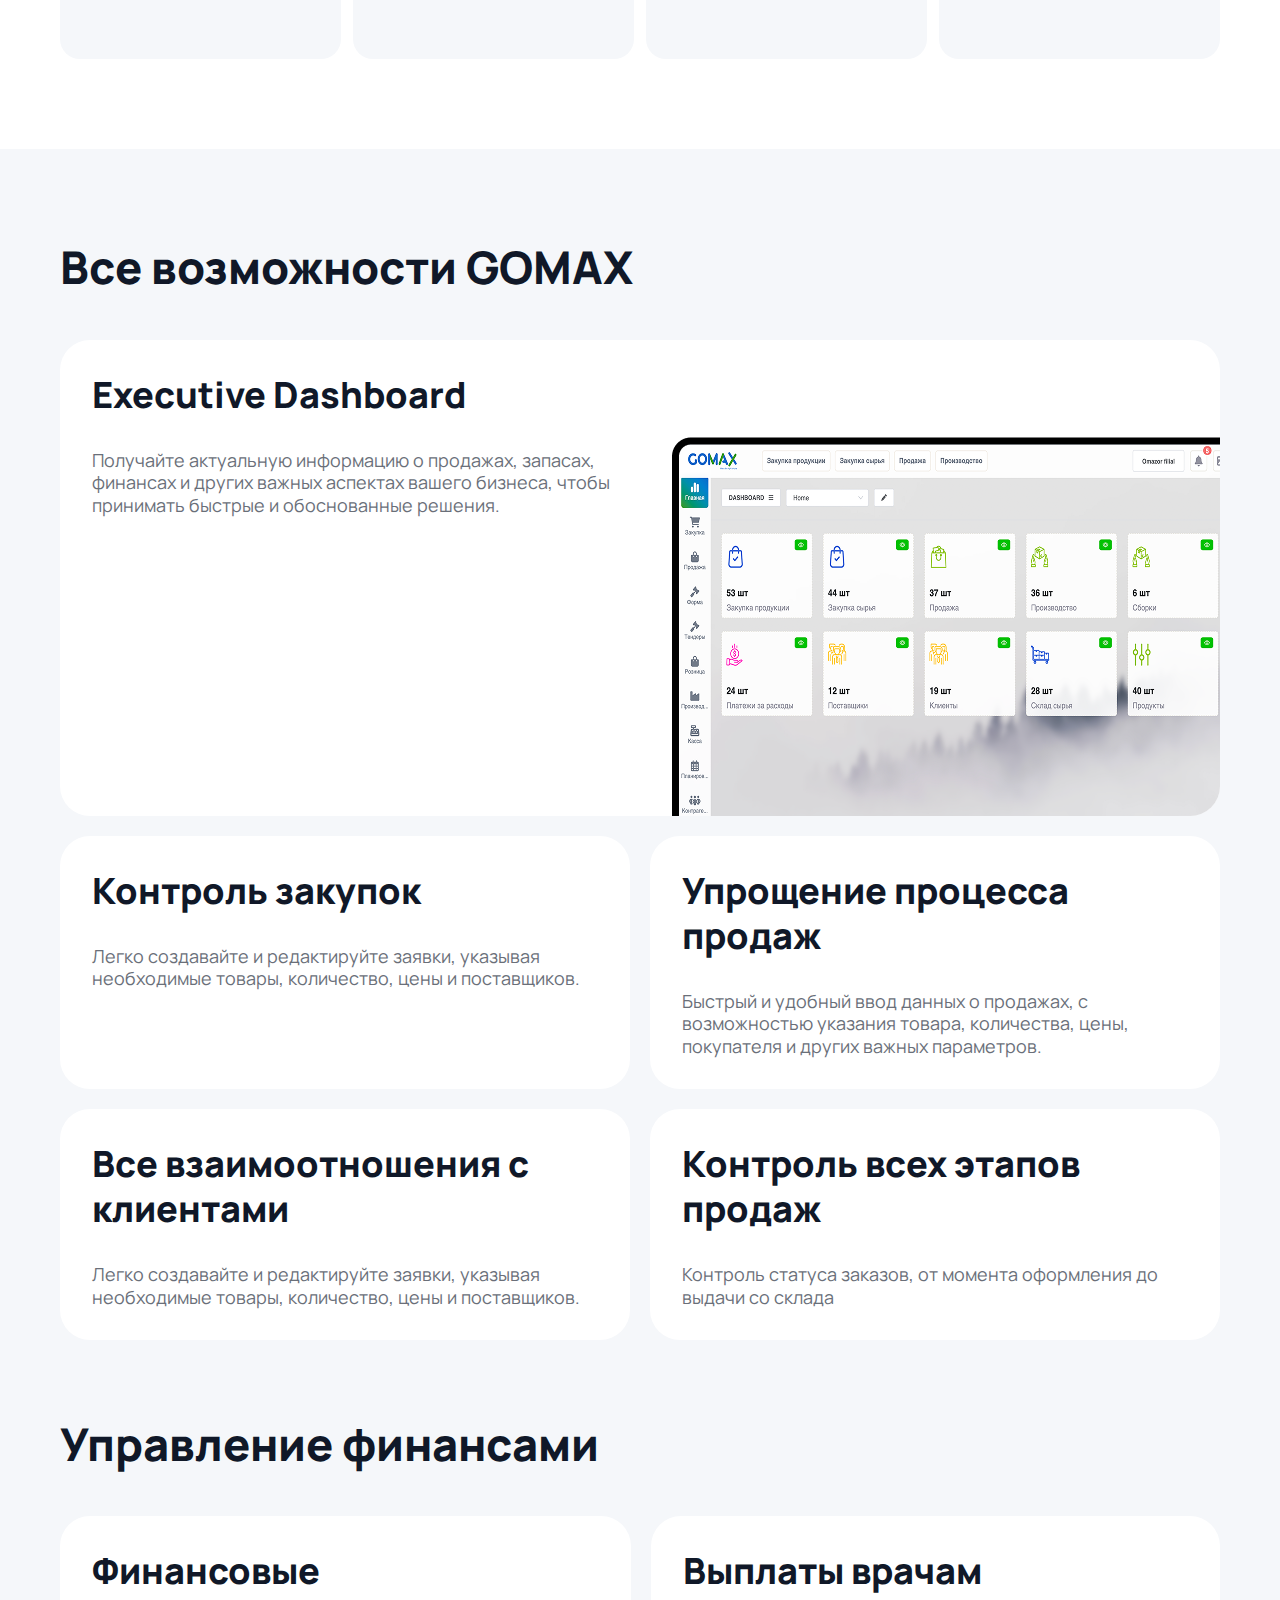
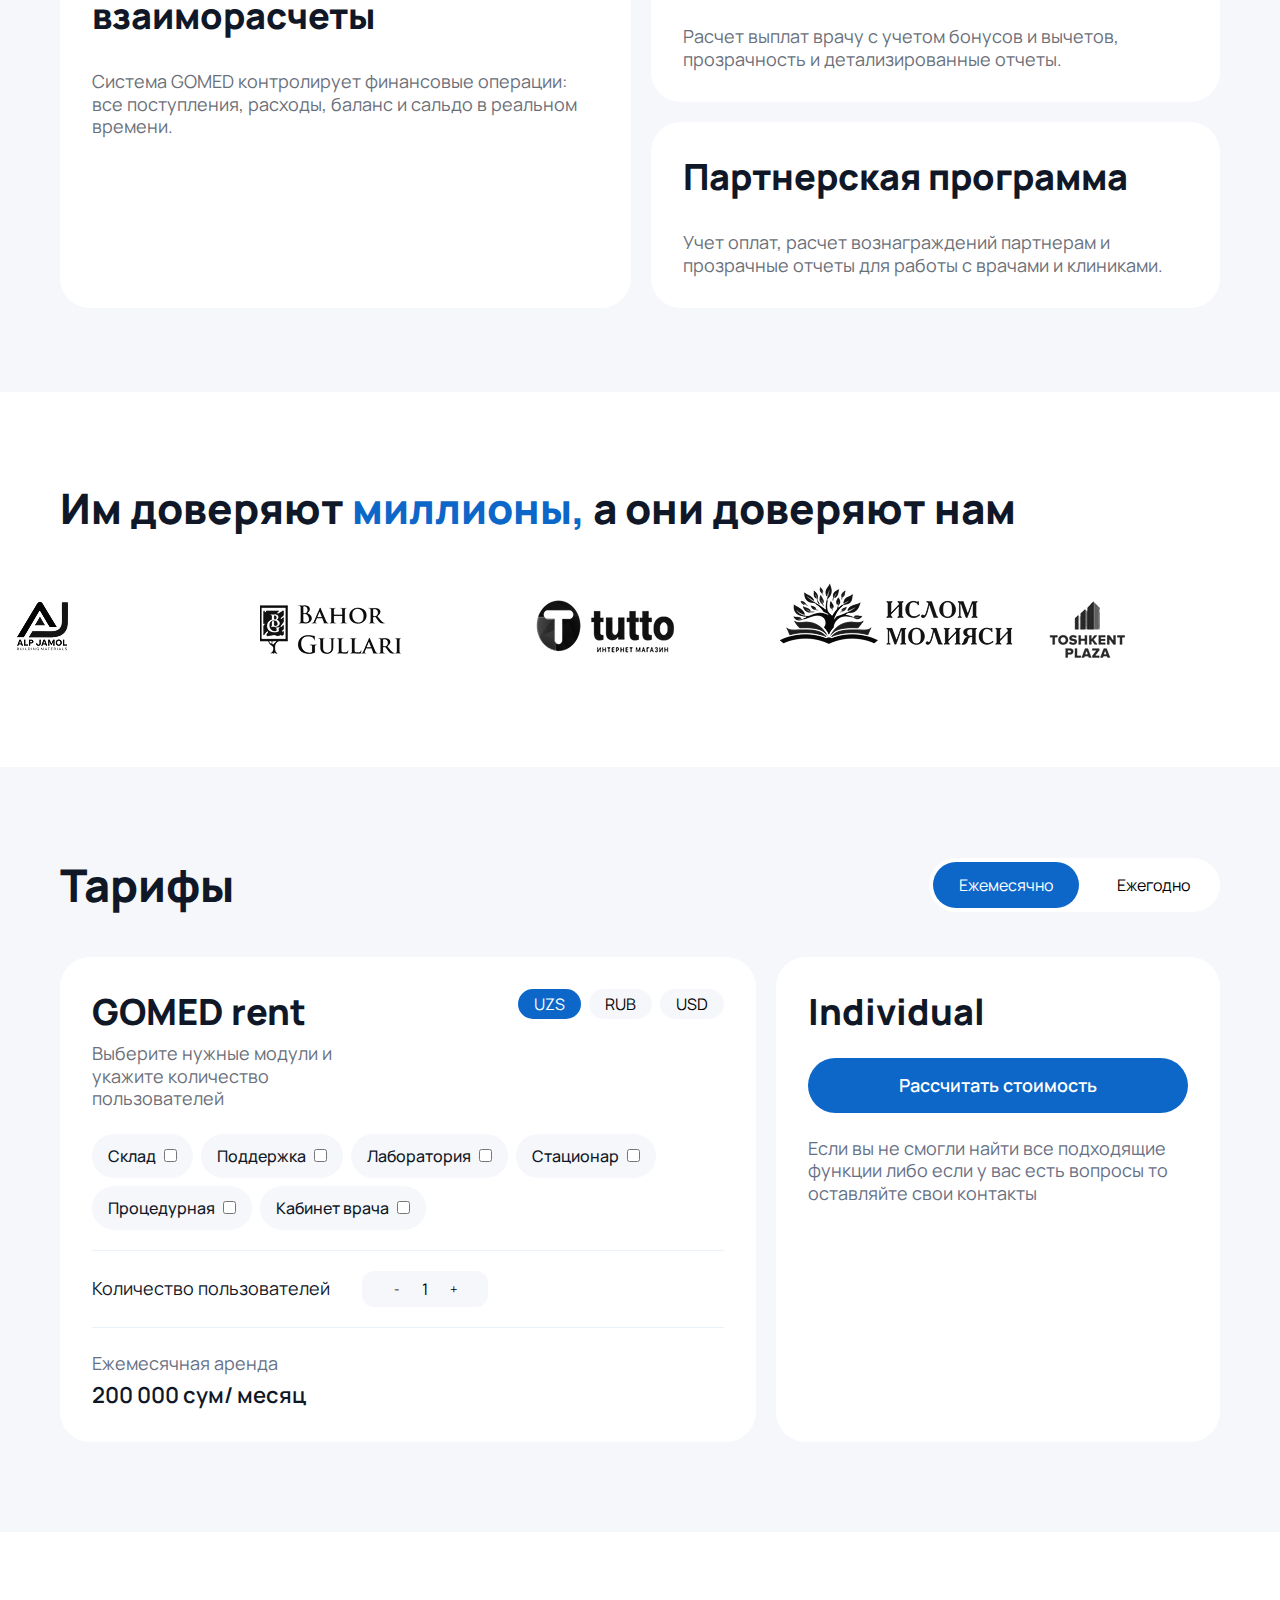
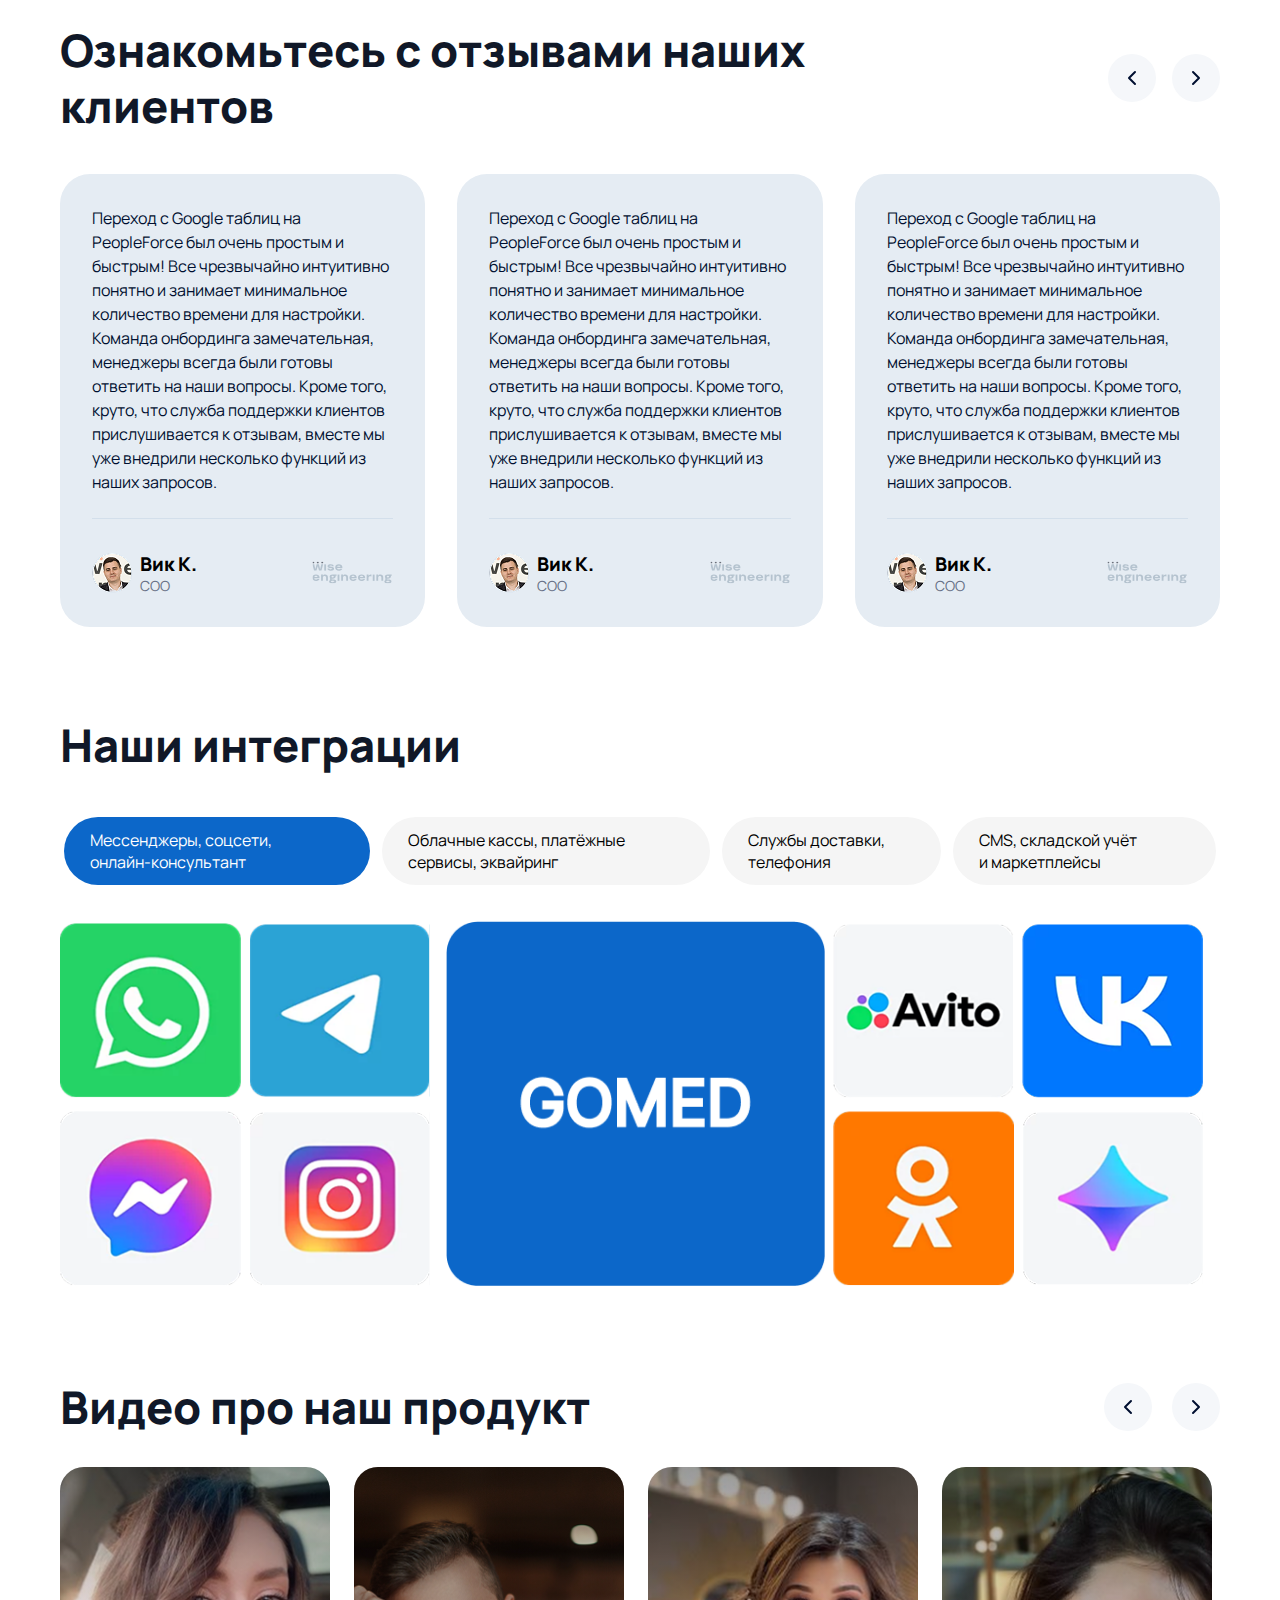
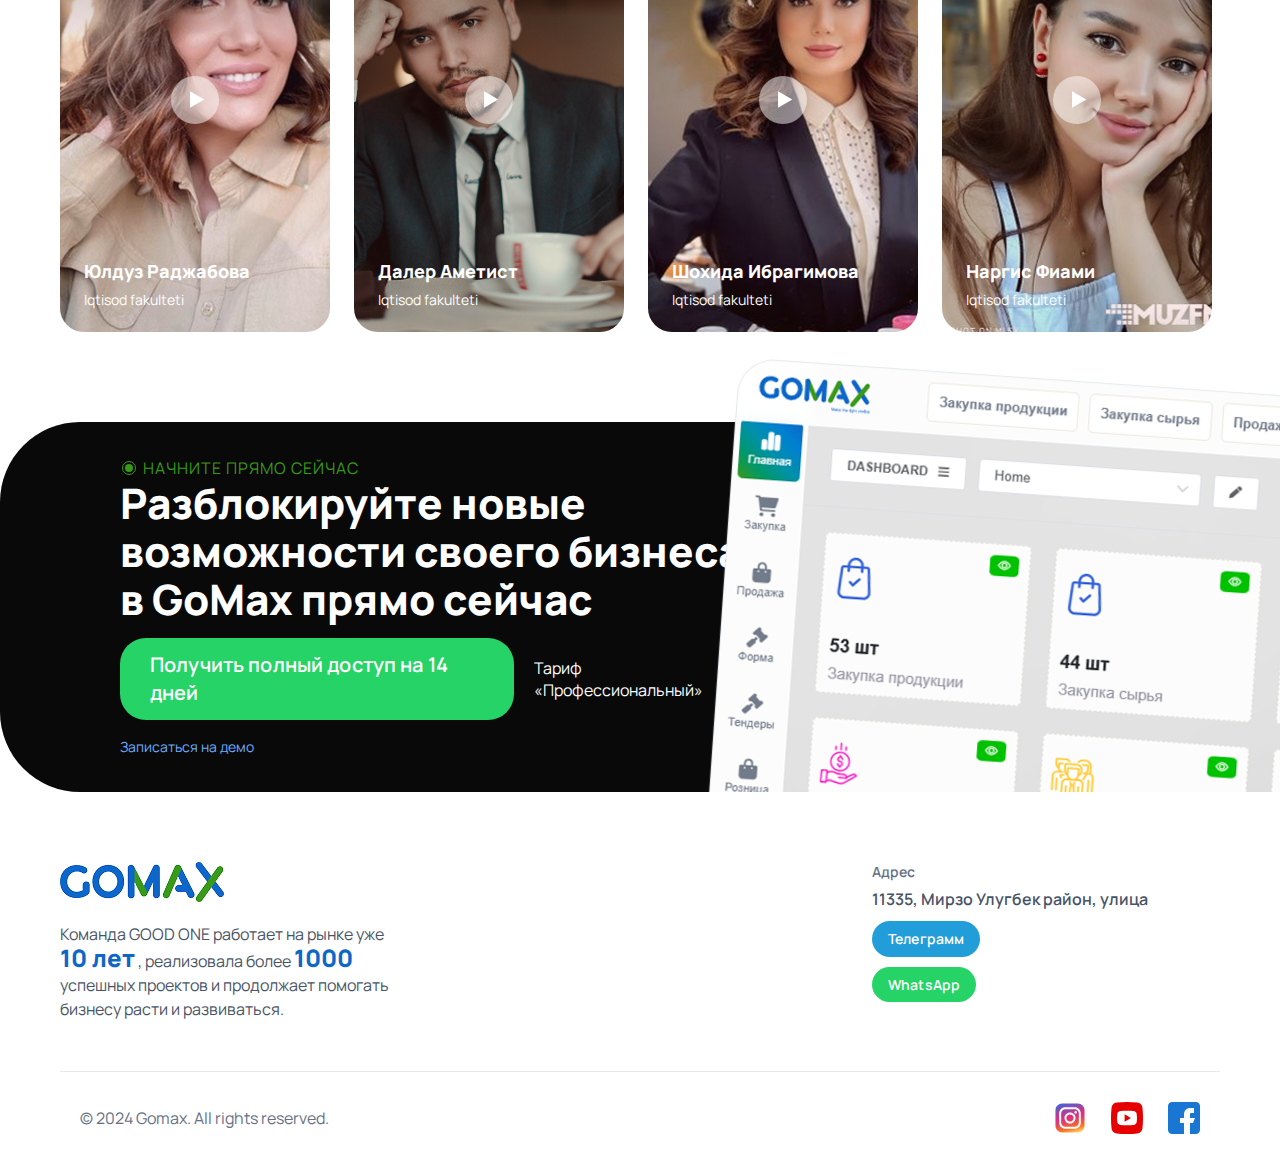
<file: pages/gomax.html>
<!DOCTYPE html>
<html lang="en">
  <head>
    <meta charset="UTF-8" />
    <meta
      name="viewport"
      content="width=device-width, initial-scale=1.0" />
    <link
      rel="stylesheet"
      href="/assets/css/gomax/gomax.css" />
    <link
      rel="stylesheet"
      href="/assets/css/global/swiper-bundle.min.css" />
    <title>Gomax</title>
  </head>

  <body>
    <header class="header gomed">
      <div class="header__container container">
        <div class="header__logo">
          <button class="header__burger-btn">
            <img
              class="header__burger-open"
              src="/assets/icons/burger.svg"
              alt="" />
            <img
              class="header__burger-close"
              src="/assets/icons/remove.svg"
              alt="" />
          </button>
          GOMAX
        </div>

        <div class="header__actions">
          <div class="header__lang">
            <img
              src="/assets/icons/lang.svg"
              alt="" />
            <span>RU</span>
            <span>
              <img
                src="/assets/icons/chevron-down.svg"
                alt="" />
            </span>
          </div>

          <a
            class="header__phone"
            href="tel:+998911234567">
            +998 91 123 45 67
          </a>
        </div>
      </div>
    </header>

    <div class="nav__overlay">
      <div class="nav__overlay-container">
        <div class="header__nav-modules">
          <a
            class="header__nav-module"
            href="/pages/gomed.html">
            <h3>GOMED</h3>
            <p>автоматизация медицинских учреждений</p>
            <div class="header__nav-module-img">
              <img
                src="/assets/icons/gomed-icon.svg"
                alt="" />
            </div>
          </a>
          <a
            class="header__nav-module"
            href="/index.html">
            <h3>GOMAX</h3>
            <p>производственная автоматизация</p>
            <div class="header__nav-module-img">
              <img
                src="/assets/icons/gomax-icon.svg"
                alt="" />
            </div>
          </a>
          <a
            class="header__nav-module"
            href="/pages/retail.html">
            <h3>RETAIL</h3>
            <p>система учета магазина на основе GOMAX</p>
            <div class="header__nav-module-img">
              <img
                src="/assets/icons/retail-icon.svg"
                alt="" />
            </div>
          </a>
          <a
            class="header__nav-module"
            href="/pages/wms.html">
            <h3>WMS</h3>
            <p>складской учет на основе GOMAX</p>
            <div class="header__nav-module-img">
              <img
                src="/assets/icons/wms-icon.svg"
                alt="" />
            </div>
          </a>
          <a
            class="header__nav-module"
            href="/pages/gohouse.html">
            <h3>GoHouse</h3>
            <p>для ведения учета и процесса постпродажи новостроек</p>
            <div class="header__nav-module-img">
              <img
                src="/assets/icons/gohouse-icon.svg"
                alt="" />
            </div>
          </a>
          <a
            class="header__nav-module"
            href="/pages/construction.html">
            <h3>Qurilish</h3>
            <p>для ведения учет строительства</p>
            <div class="header__nav-module-img">
              <img
                src="/assets/icons/contructor-icon.svg"
                alt="" />
            </div>
          </a>
          <a
            class="header__nav-module"
            href="/pages/gohr.html">
            <h3>GOHR</h3>
            <p>автоматизация кадрового отдела</p>
            <div class="header__nav-module-img">
              <img
                src="/assets/icons/gohr-icon.svg"
                alt="" />
            </div>
          </a>
          <a
            class="header__nav-module"
            href="/pages/cargo.html">
            <h3>CARGO</h3>
            <p>Комплексное решение для логистики</p>
            <div class="header__nav-module-img">
              <img
                src="/assets/icons/cargo-icon.svg"
                alt="" />
            </div>
          </a>
        </div>
      </div>
    </div>

    <main>
      <section class="hero">
        <div class="hero__container container">
          <div class="hero__desc">
            <h1>Каждый процесс бизнеса под контролем!</h1>
            <p>Оцените возможности уже сейчас, легкое начало в один клик</p>

            <button class="main__btn">Попробовать бесплатно</button>
          </div>

          <div class="hero__img">
            <img
              src="/assets/images/gomed-hero.png"
              alt="" />
          </div>

          <button class="maximize__btn">
            <img
              src="/assets/icons/maximize.svg"
              alt="" />
          </button>
        </div>
      </section>

      <section class="stata">
        <div class="container stata__container">
          <div class="stata__list">
            <div class="stata__item">
              <h3>>25%</h3>
              <p>Снижение производственных издержек</p>
            </div>
            <div class="stata__item">
              <h3>>60%</h3>
              <p>Экономия времени на инвентаризацию</p>
            </div>
            <div class="stata__item">
              <h3>В 9 раз</h3>
              <p>Ежемесячное снижение потерь сырья</p>
            </div>
            <div class="stata__item">
              <h3>40%</h3>
              <p>Увеличение производительности</p>
            </div>
          </div>
        </div>
      </section>

      <section class="proccess">
        <div class="proccess__container container">
          <h2>Какие процессы можно автоматизировать в GOMAX?</h2>

          <div class="proccess__list">
            <div class="proccess__item">
              <div class="proccess__item-img">
                <img
                  src="/assets/icons/proccess1.svg"
                  alt="" />
              </div>
              <h3>Регистрация пациентов</h3>
              <p>Быстрая регистрация пациента, хранение базы пациентов</p>
            </div>
            <div class="proccess__item">
              <div class="proccess__item-img">
                <img
                  src="/assets/icons/proccess2.svg"
                  alt="" />
              </div>
              <h3>Регистрация пациентов</h3>
              <p>Быстрая регистрация пациента, хранение базы пациентов</p>
            </div>
            <div class="proccess__item">
              <div class="proccess__item-img">
                <img
                  src="/assets/icons/proccess3.svg"
                  alt="" />
              </div>
              <h3>Регистрация пациентов</h3>
              <p>Быстрая регистрация пациента, хранение базы пациентов</p>
            </div>
            <div class="proccess__item">
              <div class="proccess__item-img">
                <img
                  src="/assets/icons/proccess4.svg"
                  alt="" />
              </div>
              <h3>Регистрация пациентов</h3>
              <p>Быстрая регистрация пациента, хранение базы пациентов</p>
            </div>
            <div class="proccess__item">
              <div class="proccess__item-img">
                <img
                  src="/assets/icons/proccess5.svg"
                  alt="" />
              </div>
              <h3>Регистрация пациентов</h3>
              <p>Быстрая регистрация пациента, хранение базы пациентов</p>
            </div>
            <div class="proccess__item">
              <div class="proccess__item-img">
                <img
                  src="/assets/icons/proccess6.svg"
                  alt="" />
              </div>
              <h3>Регистрация пациентов</h3>
              <p>Быстрая регистрация пациента, хранение базы пациентов</p>
            </div>
            <div class="proccess__item">
              <div class="proccess__item-img">
                <img
                  src="/assets/icons/proccess4.svg"
                  alt="" />
              </div>
              <h3>Регистрация пациентов</h3>
              <p>Быстрая регистрация пациента, хранение базы пациентов</p>
            </div>
            <div class="proccess__item">
              <div class="proccess__item-img">
                <img
                  src="/assets/icons/proccess5.svg"
                  alt="" />
              </div>
              <h3>Регистрация пациентов</h3>
              <p>Быстрая регистрация пациента, хранение базы пациентов</p>
            </div>
            <div class="proccess__item">
              <div class="proccess__item-img">
                <img
                  src="/assets/icons/proccess6.svg"
                  alt="" />
              </div>
              <h3>Регистрация пациентов</h3>
              <p>Быстрая регистрация пациента, хранение базы пациентов</p>
            </div>
          </div>
        </div>
      </section>

      <section class="banner-v2">
        <div class="container banner-v2__container">
          <div class="banner-v2__content">
            <div class="banner-v2__desc">
              <h2>Мы уже автоматизировали более 100 производств</h2>
              <p>GOMAX — это инвестиция в будущее вашего производства.</p>
            </div>

            <div class="banner-v2__img">
              <img
                src="/assets/images/banner-v2.png"
                alt="" />
            </div>
          </div>
        </div>
      </section>

      <section class="production">
        <div class="container production__container">
          <div class="production__content">
            <div class="production__item">
              <h3>Производство кабеля</h3>
            </div>
            <div class="production__item">
              <h3>Производства пластиковых труб</h3>
            </div>
            <div class="production__item">
              <h3>Производство кабеля</h3>
            </div>
            <div class="production__item">
              <h3>Производства пластиковых труб</h3>
            </div>
          </div>
        </div>
      </section>

      <section class="advant">
        <div class="container advant__container">
          <h2>Начните прямо сейчас</h2>
          <div class="advant__content">
            <div class="advant__item">
              <span>1</span>
              <div>
                <h3>Быстрые сроки запуска</h3>
              </div>
            </div>
            <div class="advant__item">
              <span>2</span>
              <div>
                <h3>Удобный и легкий интерфейс для работы</h3>
              </div>
            </div>
            <div class="advant__item">
              <span>3</span>
              <div>
                <h3>Гибкие возможности коррекции проекта под нужды компании</h3>
              </div>
            </div>
            <div class="advant__item">
              <span>4</span>
              <div>
                <h3>Наш 10 летний опыт поможет улучщить ваш бизнес</h3>
              </div>
            </div>
          </div>
        </div>
      </section>

      <section class="opportunities">
        <div class="container opportunities__container">
          <h2>Все возможности GOMAX</h2>

          <div class="opportunities__list">
            <div class="opportunities__solo-box">
              <div class="opportunities__solo-desc">
                <h3>Executive Dashboard</h3>

                <p>Получайте актуальную информацию о продажах, запасах, финансах и других важных аспектах вашего бизнеса, чтобы принимать быстрые и обоснованные решения.</p>
              </div>

              <div class="opportunities__solo-img">
                <img
                  src="/assets/images/rl-opportunities1.png"
                  alt="" />
              </div>
              <button class="maximize__btn">
                <img
                  src="/assets/icons/maximize.svg"
                  alt="" />
              </button>
            </div>

            <div class="opportunities__duo-box">
              <div class="opportunities__box">
                <div class="opportunities__box-desc">
                  <h3>Контроль закупок</h3>
                  <p>Легко создавайте и редактируйте заявки, указывая необходимые товары, количество, цены и поставщиков.</p>
                </div>
                <button class="maximize__btn">
                  <img
                    src="/assets/icons/maximize.svg"
                    alt="" />
                </button>
              </div>
              <div class="opportunities__box">
                <div class="opportunities__box-desc">
                  <h3>Упрощение процесса продаж</h3>
                  <p>Быстрый и удобный ввод данных о продажах, с возможностью указания товара, количества, цены, покупателя и других важных параметров.</p>
                </div>

                <button class="maximize__btn">
                  <img
                    src="/assets/icons/maximize.svg"
                    alt="" />
                </button>
              </div>
            </div>
            <div class="opportunities__duo-box">
              <div class="opportunities__box">
                <div class="opportunities__box-desc">
                  <h3>Все взаимоотношения с клиентами</h3>
                  <p>Легко создавайте и редактируйте заявки, указывая необходимые товары, количество, цены и поставщиков.</p>
                </div>
                <button class="maximize__btn">
                  <img
                    src="/assets/icons/maximize.svg"
                    alt="" />
                </button>
              </div>
              <div class="opportunities__box">
                <div class="opportunities__box-desc">
                  <h3>Контроль всех этапов продаж</h3>
                  <p>Контроль статуса заказов, от момента оформления до выдачи со склада</p>
                </div>

                <button class="maximize__btn">
                  <img
                    src="/assets/icons/maximize.svg"
                    alt="" />
                </button>
              </div>
            </div>
          </div>
        </div>
      </section>

      <section class="finance">
        <div class="finance__container container">
          <h2>Управление финансами</h2>

          <div class="finance__content">
            <div class="finance__solo-box">
              <h3>Финансовые взаиморасчеты</h3>
              <p>Система GOMED контролирует финансовые операции: все поступления, расходы, баланс и сальдо в реальном времени.</p>

              <button class="maximize__btn">
                <img
                  src="/assets/icons/maximize.svg"
                  alt="" />
              </button>
            </div>

            <div class="finance__duo-box">
              <div class="finance__box">
                <h3>Выплаты врачам</h3>
                <p>Расчет выплат врачу с учетом бонусов и вычетов, прозрачность и детализированные отчеты.</p>
                <button class="maximize__btn">
                  <img
                    src="/assets/icons/maximize.svg"
                    alt="" />
                </button>
              </div>
              <div class="finance__box">
                <h3>Партнерская программа</h3>
                <p>Учет оплат, расчет вознаграждений партнерам и прозрачные отчеты для работы с врачами и клиниками.</p>
                <button class="maximize__btn">
                  <img
                    src="/assets/icons/maximize.svg"
                    alt="" />
                </button>
              </div>
            </div>
          </div>
        </div>
      </section>

      <section class="trust">
        <div class="container">
          <h2>
            Им доверяют
            <span>миллионы,</span>
            а они доверяют нам
          </h2>
        </div>

        <div class="gmx-swiper swiper">
          <div class="swiper-wrapper">
            <div class="swiper-slide partners__item">
              <img
                src="/assets/images/partner1.png"
                alt="" />
            </div>
            <div class="swiper-slide partners__item">
              <img
                src="/assets/images/partner2.png"
                alt="" />
            </div>
            <div class="swiper-slide partners__item">
              <img
                src="/assets/images/partner3.png"
                alt="" />
            </div>
            <div class="swiper-slide partners__item">
              <img
                src="/assets/images/partner4.png"
                alt="" />
            </div>
            <div class="swiper-slide partners__item">
              <img
                src="/assets/images/partner5.png"
                alt="" />
            </div>
            <div class="swiper-slide partners__item">
              <img
                src="/assets/images/partner6.png"
                alt="" />
            </div>
            <div class="swiper-slide partners__item">
              <img
                src="/assets/images/partner7.png"
                alt="" />
            </div>
            <div class="swiper-slide partners__item">
              <img
                src="/assets/images/partner8.png"
                alt="" />
            </div>
          </div>
        </div>
      </section>

      <section class="plans">
        <div class="container plans__container">
          <div class="plans__header">
            <h2>Тарифы</h2>

            <div class="plans__tab">
              <div class="plans__tab-item active">Ежемесячно</div>
              <div class="plans__tab-item">Ежегодно</div>
            </div>
          </div>
          <div class="plans__content">
            <div class="plans__content-info">
              <div class="plans__content-header">
                <div>
                  <h3>GOMED rent</h3>
                  <p>Выберите нужные модули и укажите количество пользователей</p>
                </div>
                <div class="plans__currencies">
                  <div class="plans__currencies-item active">UZS</div>
                  <div class="plans__currencies-item">RUB</div>
                  <div class="plans__currencies-item">USD</div>
                </div>
              </div>

              <div class="plans__content-items">
                <label>
                  Склад
                  <input
                    type="checkbox"
                    name="sklad"
                    id="" />
                </label>
                <label>
                  Поддержка
                  <input
                    type="checkbox"
                    name="support"
                    id="" />
                </label>
                <label>
                  Лаборатория
                  <input
                    type="checkbox"
                    name="lab"
                    id="" />
                </label>
                <label>
                  Стационар
                  <input
                    type="checkbox"
                    name="stationar"
                    id="" />
                </label>
                <label>
                  Процедурная
                  <input
                    type="checkbox"
                    name="procedural"
                    id="" />
                </label>
                <label>
                  Кабинет врача
                  <input
                    type="checkbox"
                    name="cabinet"
                    id="" />
                </label>
              </div>

              <div class="plans__content-users">
                <p>Количество пользователей</p>
                <div class="plans__content-users-count">
                  <button>-</button>
                  <span>1</span>
                  <button>+</button>
                </div>
              </div>

              <div class="plans__content-footer">
                <p>Ежемесячная аренда</p>
                <span>200 000 сум/ месяц</span>
              </div>
            </div>

            <div class="plans__content-calculate">
              <h3>Individual</h3>
              <button class="main__btn-primary">Рассчитать стоимость</button>
              <p>Если вы не смогли найти все подходящие функции либо если у вас есть вопросы то оставляйте свои контакты</p>
            </div>
          </div>
        </div>
      </section>

      <section class="testimonials">
        <div class="container testimonials__container">
          <div class="testimonials__header">
            <h2>Ознакомьтесь с отзывами наших клиентов</h2>

            <div class="testimonials__slider-btns">
              <button class="testimonials__slider-btn">
                <img
                  src="/assets/icons/arrow-left.svg"
                  alt="" />
              </button>
              <button class="testimonials__slider-btn">
                <img
                  src="/assets/icons/arrow-right.svg"
                  alt="" />
              </button>
            </div>
          </div>

          <div class="testimonials__content">
            <div class="testimonials__content-item">
              <p>Переход с Google таблиц на PeopleForce был очень простым и быстрым! Все чрезвычайно интуитивно понятно и занимает минимальное количество времени для настройки. Команда онбординга замечательная, менеджеры всегда были готовы ответить на наши вопросы. Кроме того, круто, что служба поддержки клиентов прислушивается к отзывам, вместе мы уже внедрили несколько функций из наших запросов.</p>

              <div class="testimonials__content-user">
                <div class="testimonials__content-user-info">
                  <img
                    src="/assets/images/testimonial.png"
                    alt="" />
                  <div>
                    <h3>Вик К.</h3>
                    <p>COO</p>
                  </div>
                </div>

                <div class="testimonials__content-user-logo">
                  <img
                    src="/assets/icons/tesimonial-logo.svg"
                    alt="" />
                </div>
              </div>
            </div>
            <div class="testimonials__content-item">
              <p>Переход с Google таблиц на PeopleForce был очень простым и быстрым! Все чрезвычайно интуитивно понятно и занимает минимальное количество времени для настройки. Команда онбординга замечательная, менеджеры всегда были готовы ответить на наши вопросы. Кроме того, круто, что служба поддержки клиентов прислушивается к отзывам, вместе мы уже внедрили несколько функций из наших запросов.</p>

              <div class="testimonials__content-user">
                <div class="testimonials__content-user-info">
                  <img
                    src="/assets/images/testimonial.png"
                    alt="" />
                  <div>
                    <h3>Вик К.</h3>
                    <p>COO</p>
                  </div>
                </div>

                <div class="testimonials__content-user-logo">
                  <img
                    src="/assets/icons/tesimonial-logo.svg"
                    alt="" />
                </div>
              </div>
            </div>
            <div class="testimonials__content-item">
              <p>Переход с Google таблиц на PeopleForce был очень простым и быстрым! Все чрезвычайно интуитивно понятно и занимает минимальное количество времени для настройки. Команда онбординга замечательная, менеджеры всегда были готовы ответить на наши вопросы. Кроме того, круто, что служба поддержки клиентов прислушивается к отзывам, вместе мы уже внедрили несколько функций из наших запросов.</p>

              <div class="testimonials__content-user">
                <div class="testimonials__content-user-info">
                  <img
                    src="/assets/images/testimonial.png"
                    alt="" />
                  <div>
                    <h3>Вик К.</h3>
                    <p>COO</p>
                  </div>
                </div>

                <div class="testimonials__content-user-logo">
                  <img
                    src="/assets/icons/tesimonial-logo.svg"
                    alt="" />
                </div>
              </div>
            </div>
          </div>
        </div>
      </section>

      <section class="integrations">
        <div class="container integrations__container">
          <h2>Наши интеграции</h2>

          <div class="integrations__tabs">
            <div class="integrations__tab active">Мессенджеры, соцсети, онлайн‑консультант</div>
            <div class="integrations__tab">Облачные кассы, платёжные сервисы, эквайринг</div>
            <div class="integrations__tab">Службы доставки, телефония</div>
            <div class="integrations__tab">CMS, складской учёт и маркетплейсы</div>
          </div>

          <div class="integrations__content">
            <div class="integrations-content__left">
              <img
                src="/assets/images/whatsup.png"
                alt="" />
              <img
                src="/assets/images/tg.png"
                alt="" />
              <img
                src="/assets/images/messanger.png"
                alt="" />
              <img
                src="/assets/images/instagram.png"
                alt="" />
            </div>

            <div class="integrations__content-middle">
              <img
                src="/assets/images/gomed.png"
                alt="" />
            </div>

            <div class="integrations-content__right">
              <img
                src="/assets/images/avito.png"
                alt="" />
              <img
                src="/assets/images/vk.png"
                alt="" />
              <img
                src="/assets/images/ok.png"
                alt="" />
              <img
                src="/assets/images/yuka.png"
                alt="" />
            </div>
          </div>
        </div>
      </section>

      <section class="videos">
        <div class="container videos__container">
          <div class="videos__header">
            <h2>Видео про наш продукт</h2>
            <div class="videos__slider-btns">
              <button class="videos__slider-btn">
                <img
                  src="/assets/icons/arrow-left.svg"
                  alt="" />
              </button>
              <button class="videos__slider-btn">
                <img
                  src="/assets/icons/arrow-right.svg"
                  alt="" />
              </button>
            </div>
          </div>

          <div class="videos__content">
            <div class="videos__item">
              <div class="videos__item-img">
                <img
                  src="/assets/images/videos1.png"
                  alt="" />
              </div>
              <div class="videos__item-play">
                <img
                  src="/assets/icons/play.svg"
                  alt="" />
              </div>
              <div class="videos__item-desc">
                <h3>Юлдуз Раджабова</h3>
                <p>Iqtisod fakulteti</p>
              </div>
              <div class="videos-item-mask"></div>
            </div>
            <div class="videos__item">
              <div class="videos__item-img">
                <img
                  src="/assets/images/videos2.png"
                  alt="" />
              </div>
              <div class="videos__item-play">
                <img
                  src="/assets/icons/play.svg"
                  alt="" />
              </div>
              <div class="videos__item-desc">
                <h3>Далер Аметист</h3>
                <p>Iqtisod fakulteti</p>
              </div>
              <div class="videos-item-mask"></div>
            </div>
            <div class="videos__item">
              <div class="videos__item-img">
                <img
                  src="/assets/images/videos3.png"
                  alt="" />
              </div>
              <div class="videos__item-play">
                <img
                  src="/assets/icons/play.svg"
                  alt="" />
              </div>
              <div class="videos__item-desc">
                <h3>Шохида Ибрагимова</h3>
                <p>Iqtisod fakulteti</p>
              </div>
              <div class="videos-item-mask"></div>
            </div>
            <div class="videos__item">
              <div class="videos__item-img">
                <img
                  src="/assets/images/videos4.png"
                  alt="" />
              </div>
              <div class="videos__item-play">
                <img
                  src="/assets/icons/play.svg"
                  alt="" />
              </div>
              <div class="videos__item-desc">
                <h3>Наргис Фиами</h3>
                <p>Iqtisod fakulteti</p>
              </div>
              <div class="videos-item-mask"></div>
            </div>
          </div>
        </div>
      </section>

      <section class="promo">
        <div class="promo__content container">
          <div class="promo__desc">
            <span class="promo__pretitle">
              <span></span>
              НАЧНИТЕ ПРЯМО СЕЙЧАС
            </span>
            <h2 class="promo__title">Разблокируйте новые возможности своего бизнеса в GoMax прямо сейчас</h2>
            <div class="promo__actions">
              <a
                href="#!"
                target="_blank"
                class="gmx-btn gmx-green gmx-large">
                <p class="gmx-btn__text">Получить полный доступ на 14 дней</p>
              </a>
              <a
                href="#!"
                class="promo__textlink">
                Тариф «Профессиональный»
              </a>
            </div>
            <a
              href="#!"
              class="promo__subscribe">
              Записаться на демо
            </a>
          </div>

          <div class="promo__image">
            <img
              src="/assets/images/promo.png"
              alt="image"
              class="promo__image-file" />
          </div>
        </div>
      </section>
    </main>

    <footer class="footer">
      <div class="container">
        <div class="footer__content">
          <div class="footer__info">
            <a
              href="#!"
              class="footer__info-logo">
              <img
                src="/assets/images//gomax-logo.png"
                alt="logo" />
            </a>
            <p class="footer__info-text">
              Команда GOOD ONE работает на рынке уже
              <span>10 лет</span>
              , реализовала более
              <span>1000</span>
              успешных проектов и продолжает помогать бизнесу расти и развиваться.
            </p>
          </div>
          <div class="footer__actions">
            <a
              href="#!"
              class="footer__action">
              <span class="footer__action-label">Адрес</span>
              11335, Мирзо Улугбек район, улица
            </a>
            <a
              href="#!"
              target="_blank"
              class="gmx-btn gmx-blue">
              <p class="gmx-btn__text">Телеграмм</p>
            </a>
            <a
              href="#!"
              target="_blank"
              class="gmx-btn gmx-green">
              <p class="gmx-btn__text">WhatsApp</p>
            </a>
          </div>
        </div>
        <div class="footer__copyright">
          <div class="container">
            <p class="footer__copyright-label">© 2024 Gomax. All rights reserved.</p>
            <div class="footer__copyright-socials">
              <a
                href="#!"
                class="footer__social">
                <img
                  src="/assets/icons/instagram.svg"
                  alt="" />
              </a>
              <a
                href="#!"
                class="footer__social">
                <img
                  src="/assets/icons/youtube.svg"
                  alt="" />
              </a>
              <a
                href="#!"
                class="footer__social">
                <img
                  src="/assets/icons/facebook.svg"
                  alt="" />
              </a>
            </div>
          </div>
        </div>
      </div>
    </footer>
    <script>
      const faqCards = document.querySelectorAll(".faqcard");

      faqCards.forEach((card) => {
        card.addEventListener("click", () => {
          if (card.classList.contains("opened")) {
            card.classList.remove("opened");
          } else {
            faqCards.forEach((c) => c.classList.remove("opened"));
            card.classList.add("opened");
          }
        });
      });
    </script>
    <script src="/assets/js/index.js"></script>
    <script src="/assets/js/gomed.js"></script>
    <script src="/assets//js/swiper-bundle.min.js"></script>
  </body>
</html>
</file>
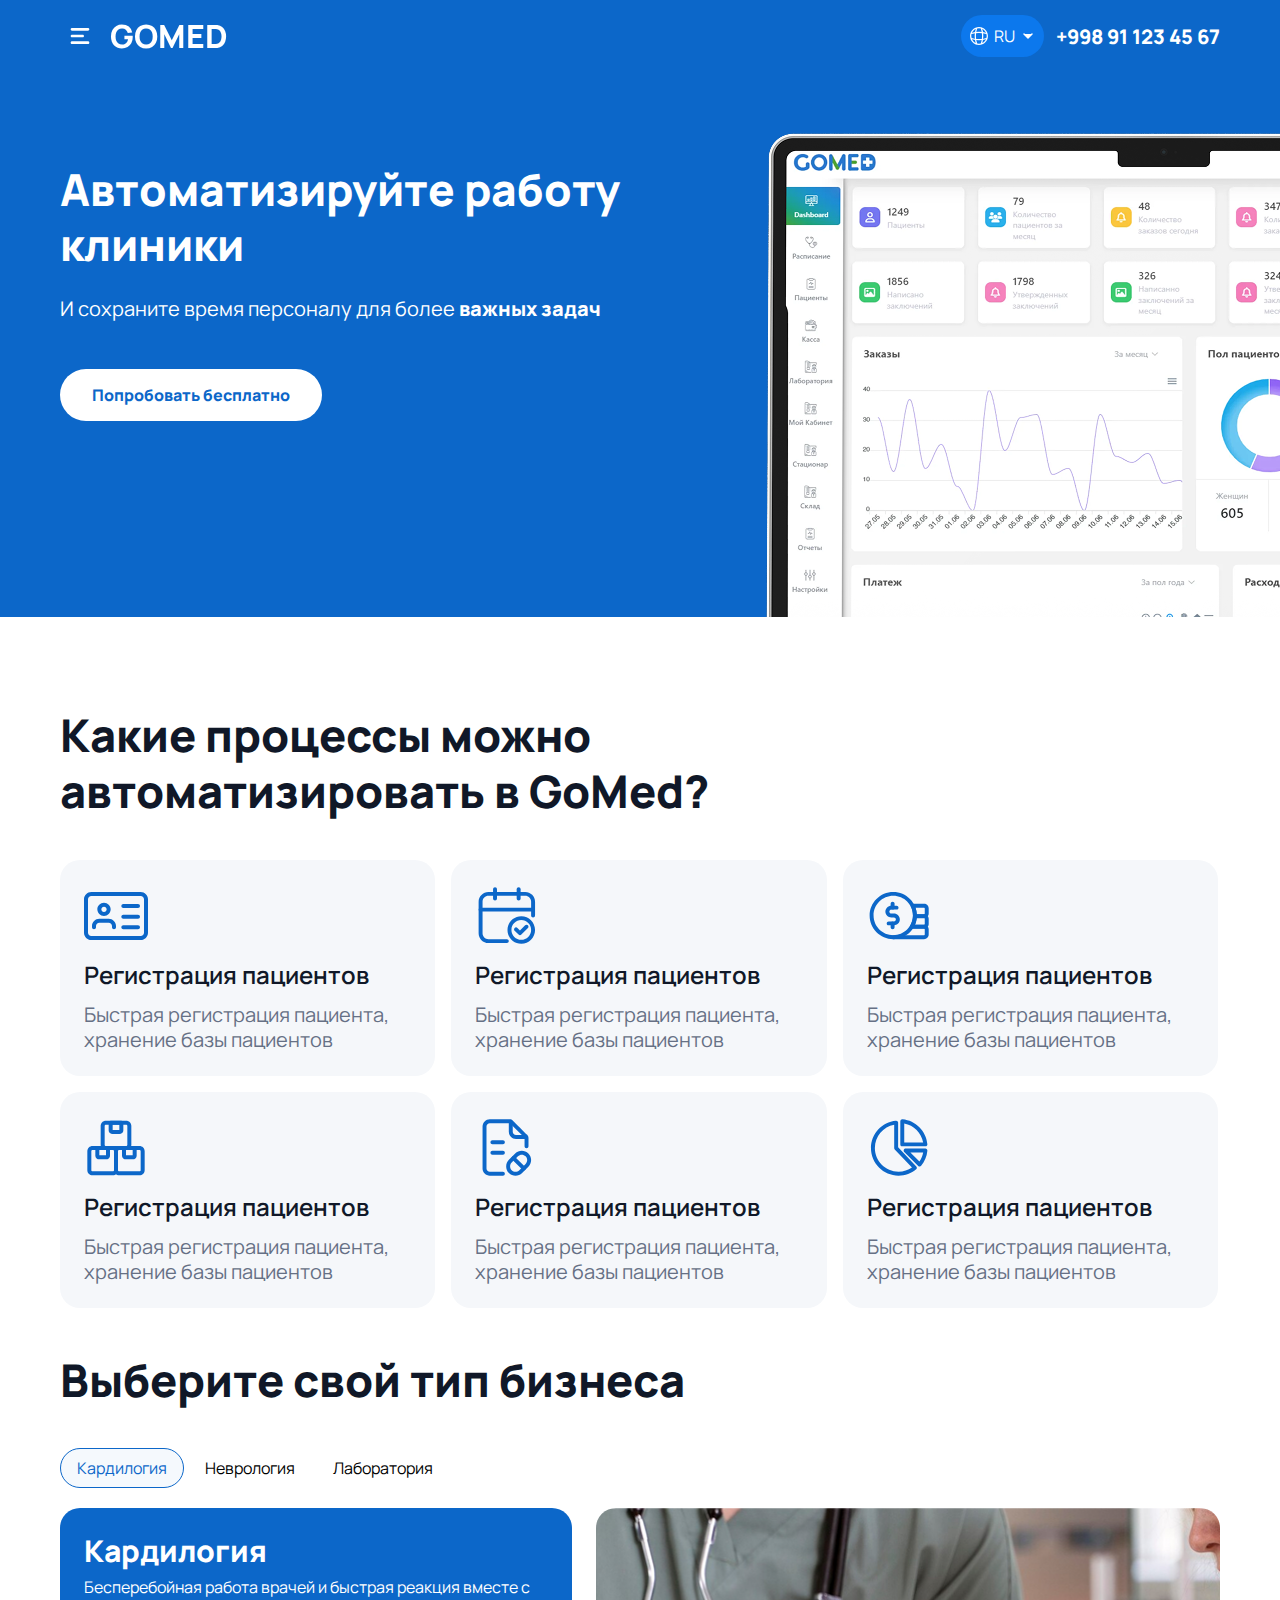
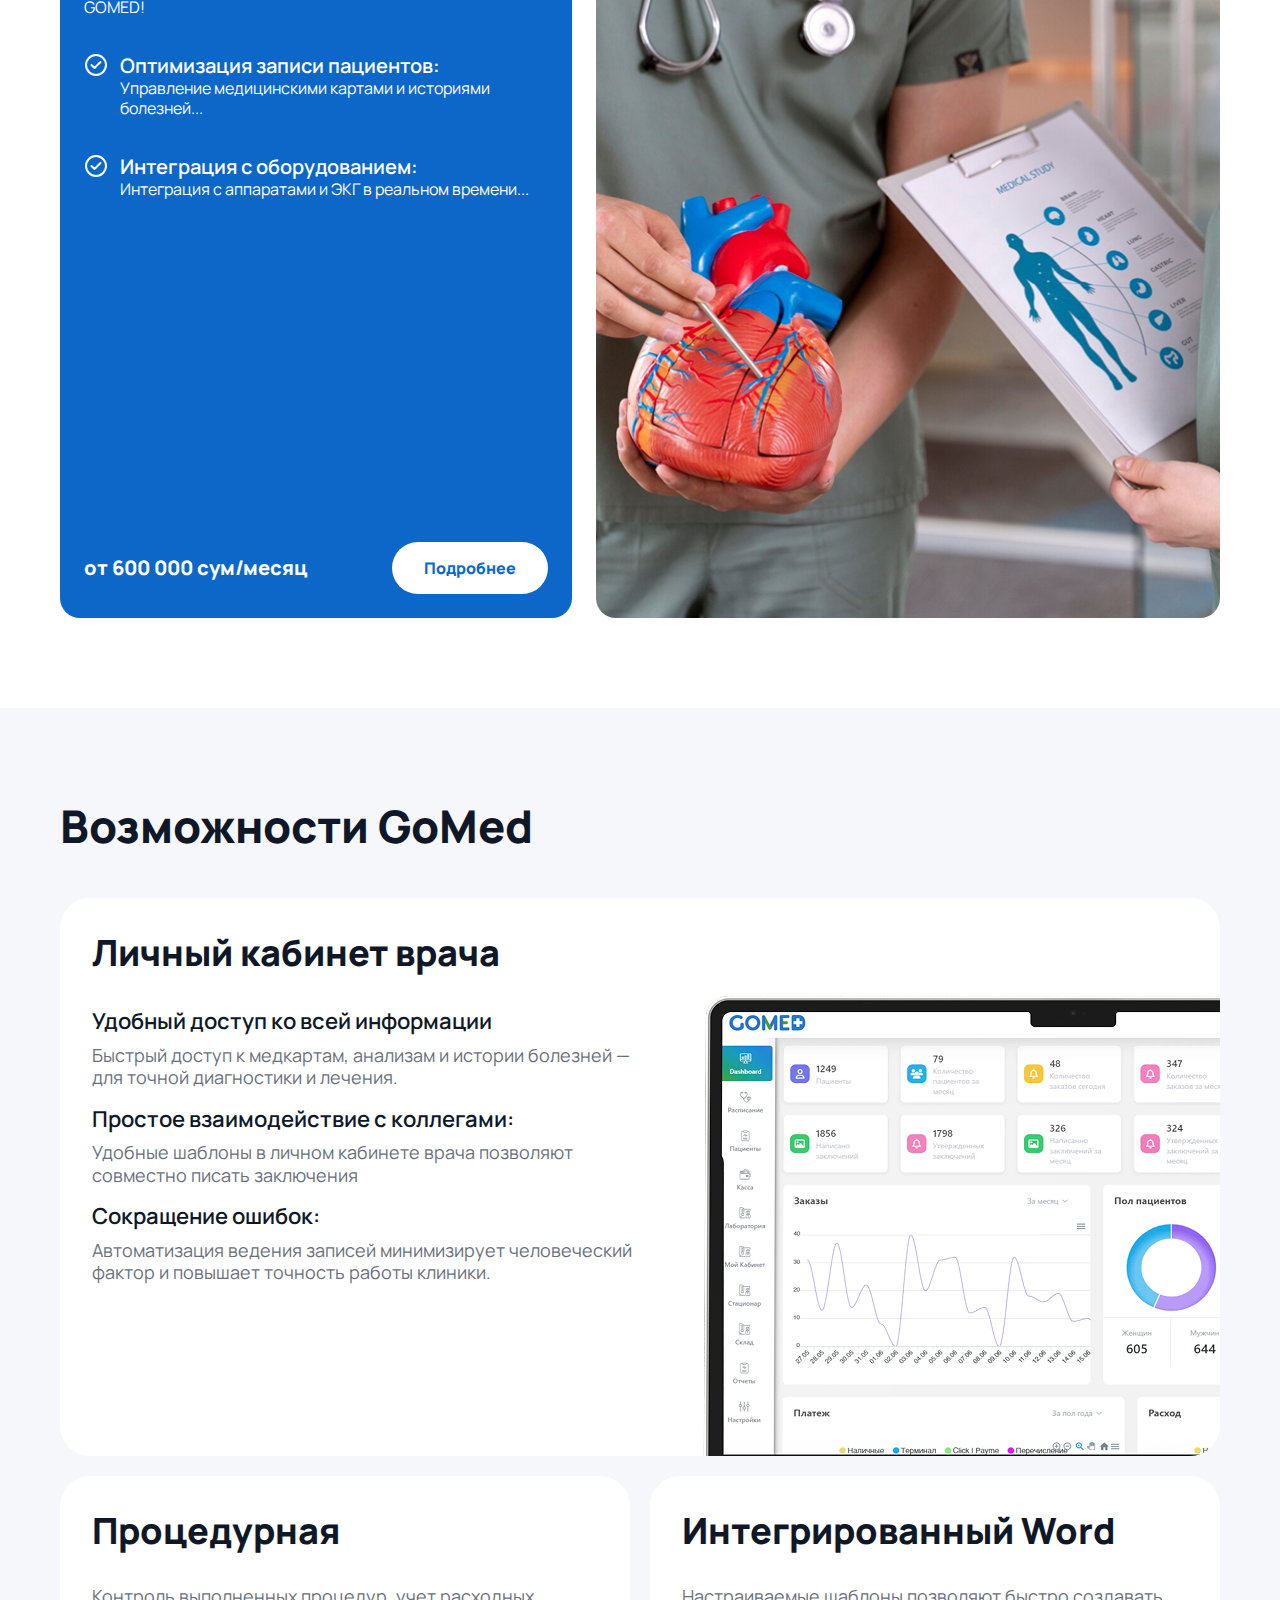
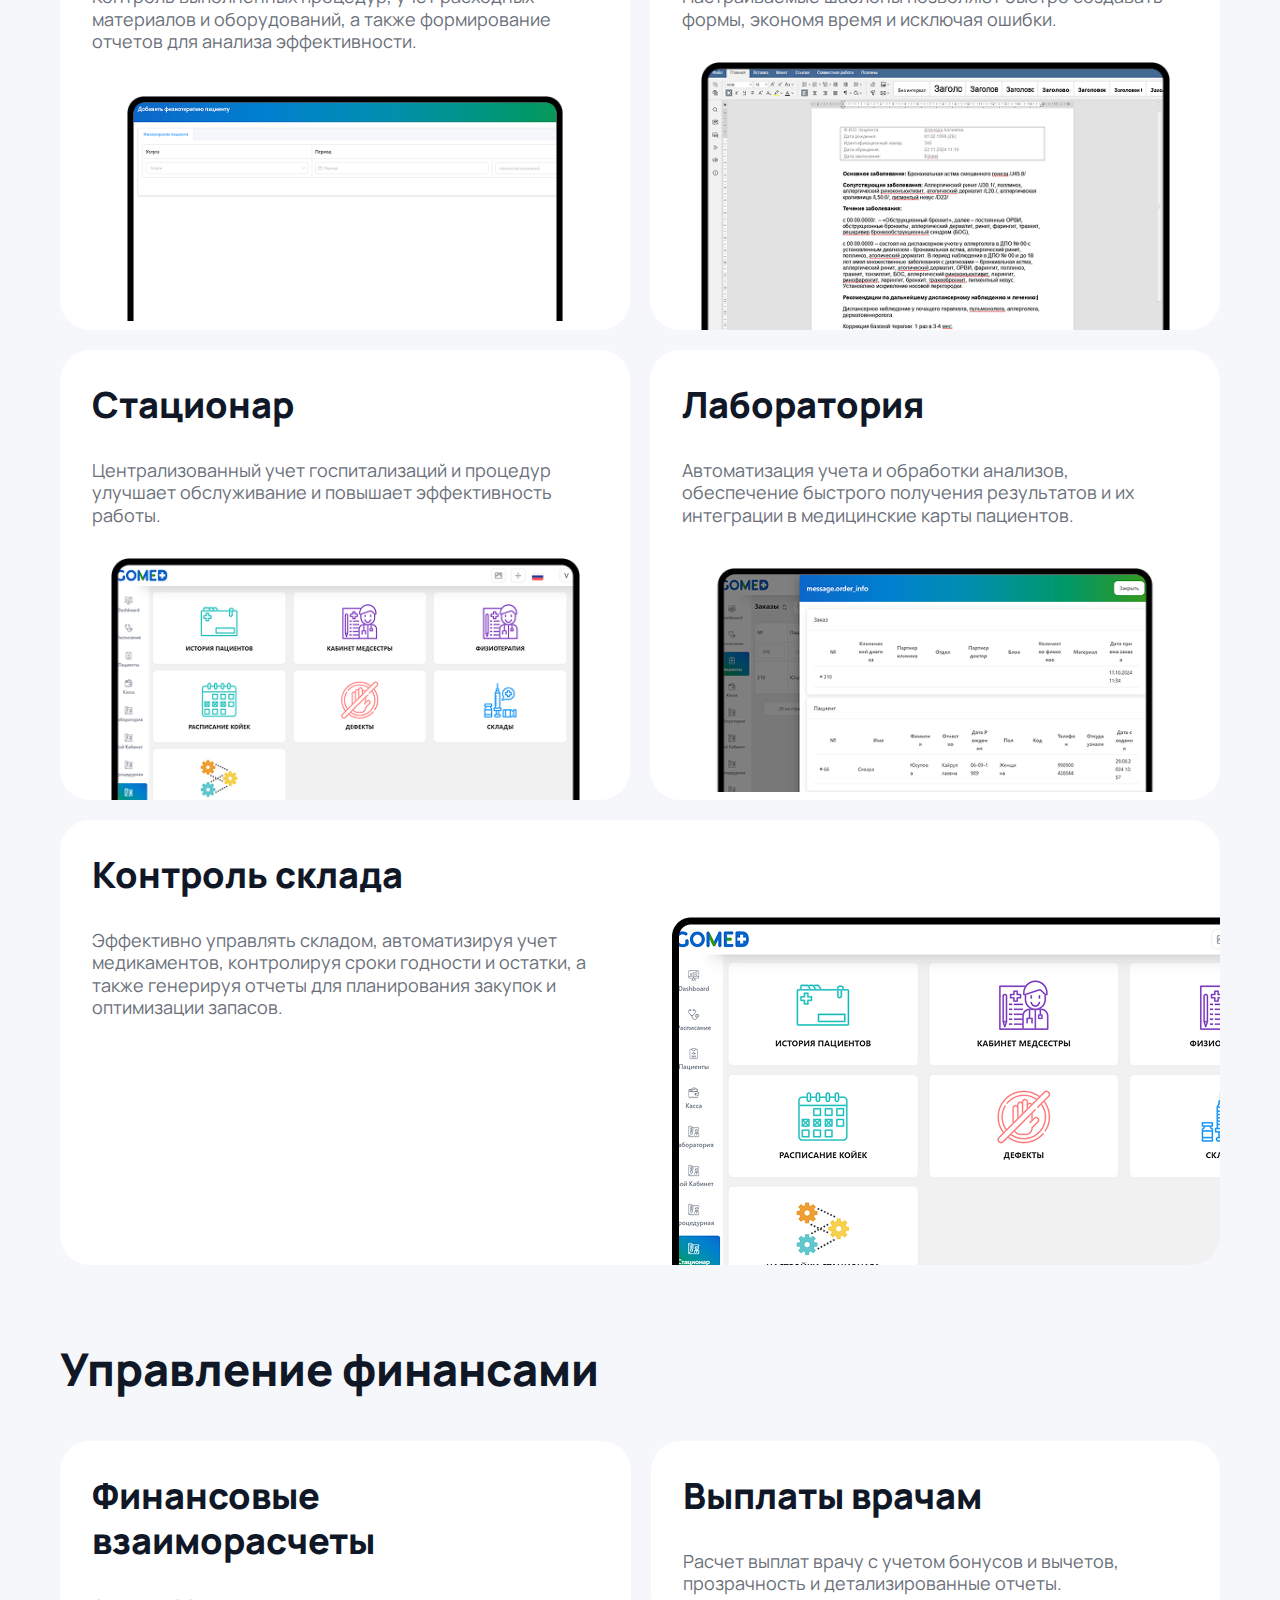
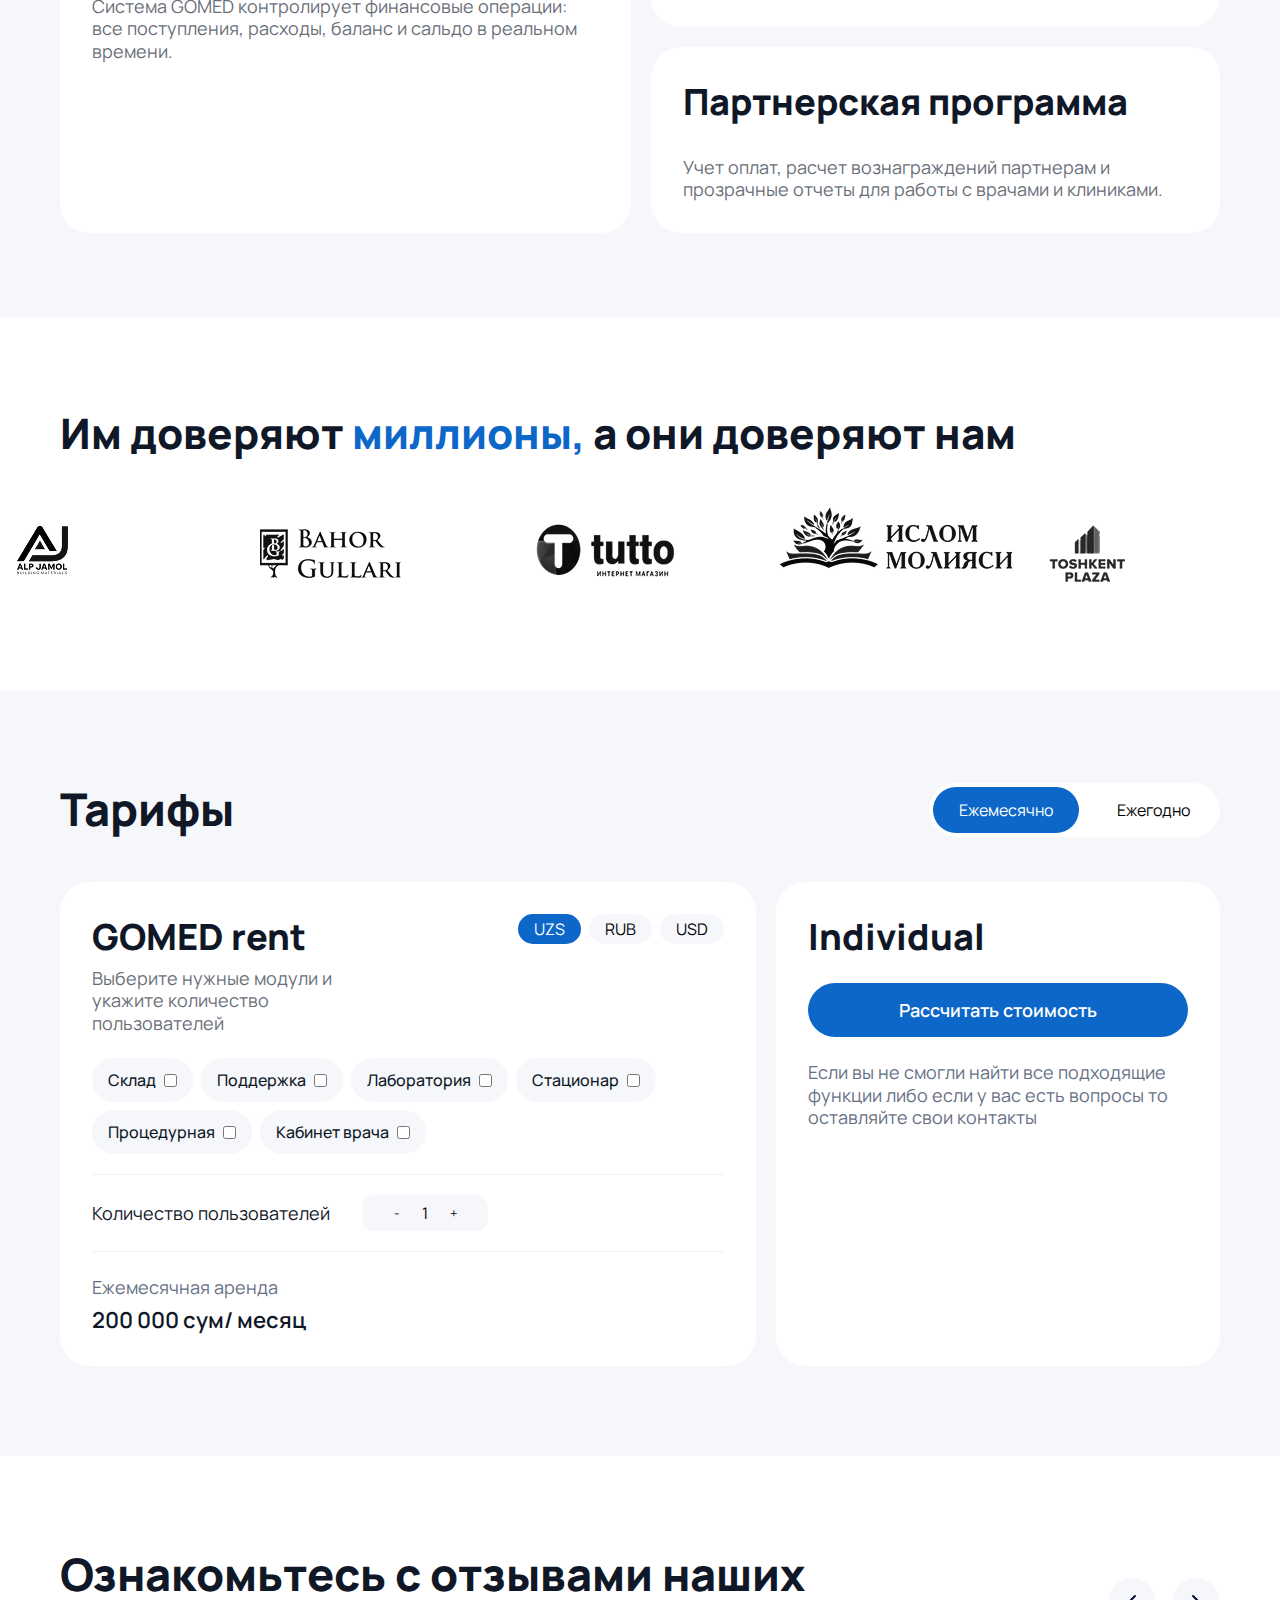
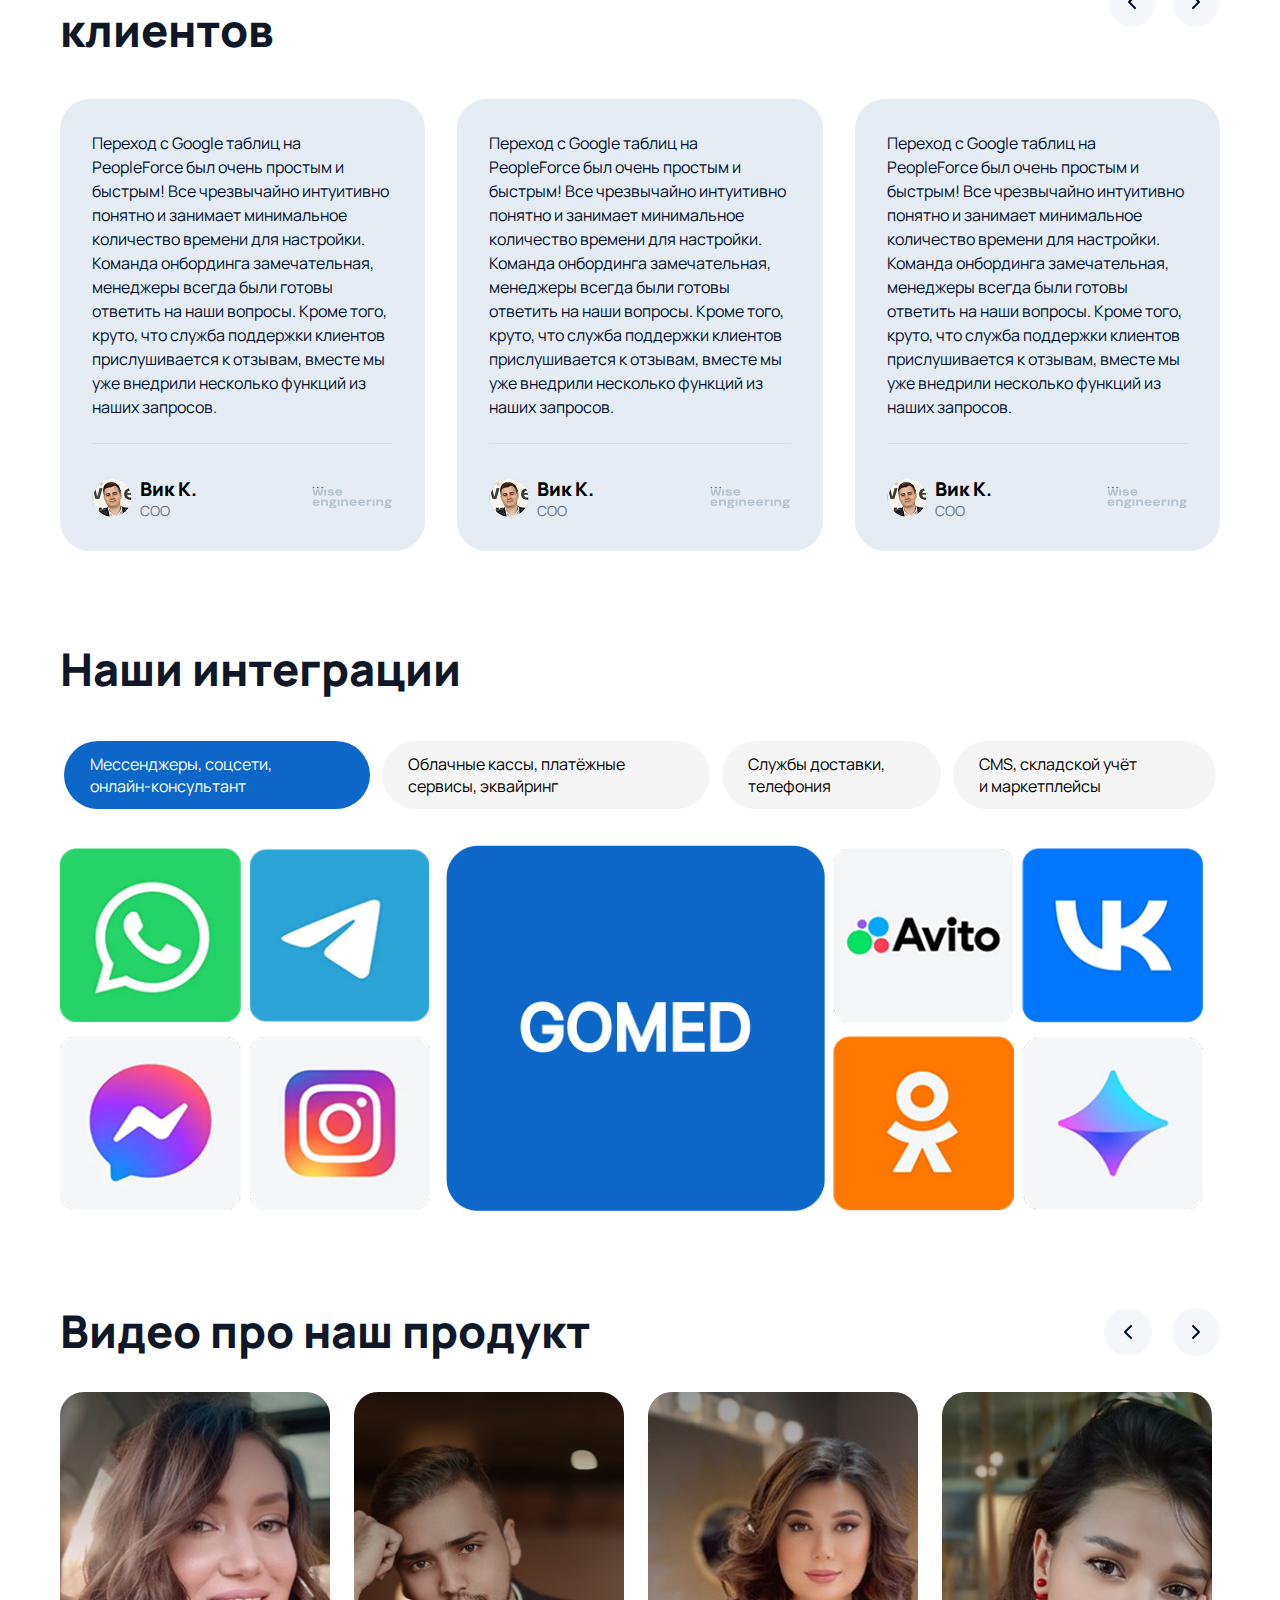
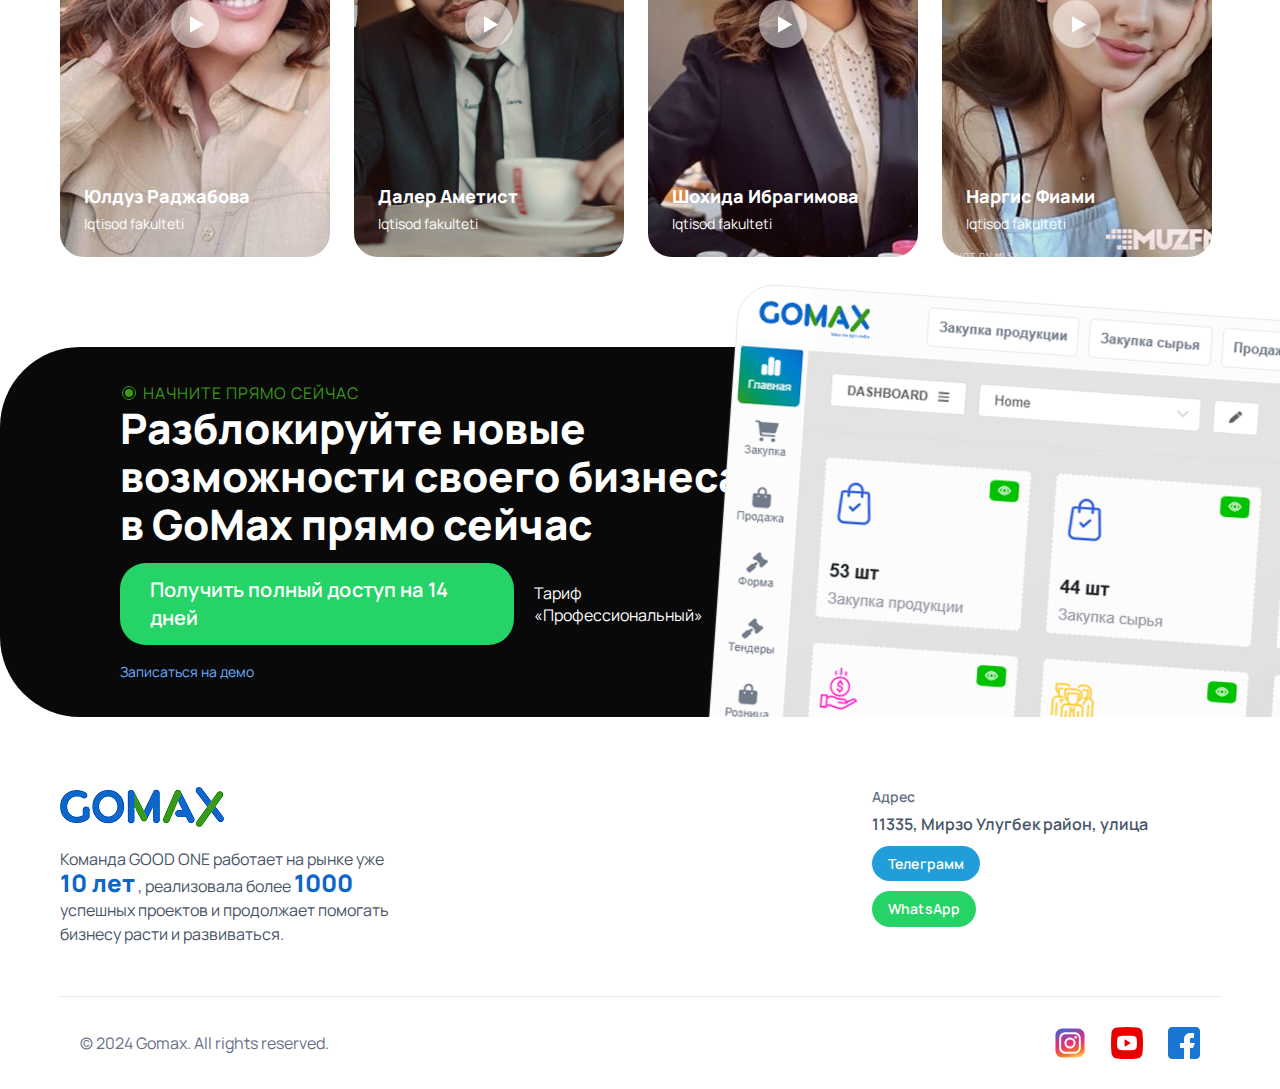
<file: pages/gomed.html>
<!DOCTYPE html>
<html lang="en">
  <head>
    <meta charset="UTF-8" />
    <meta
      name="viewport"
      content="width=device-width, initial-scale=1.0" />
    <link
      rel="stylesheet"
      href="/assets/css/gomed/gomed.css" />
    <link
      rel="stylesheet"
      href="/assets/css/global/swiper-bundle.min.css" />
    <title>Gomed</title>
  </head>

  <body>
    <header class="header gomed">
      <div class="header__container container">
        <div class="header__logo">
          <button class="header__burger-btn">
            <img
              class="header__burger-open"
              src="/assets/icons/burger.svg"
              alt="" />
            <img
              class="header__burger-close"
              src="/assets/icons/remove.svg"
              alt="" />
          </button>
          <a href="/index.html">
            GOMED
          </a>
        </div>

        <div class="header__actions">
          <div class="header__lang">
            <img
              src="/assets/icons/lang.svg"
              alt="" />
            <span>RU</span>
            <span>
              <img
                src="/assets/icons/chevron-down.svg"
                alt="" />
            </span>
          </div>

          <a
            class="header__phone"
            href="tel:+998911234567">
            +998 91 123 45 67
          </a>
        </div>
      </div>
    </header>

    <div class="nav__overlay">
      <div class="nav__overlay-container">
        <div class="header__nav-modules">
          <a
            class="header__nav-module"
            href="/pages/gomed.html">
            <h3>GOMED</h3>
            <p>автоматизация медицинских учреждений</p>
            <div class="header__nav-module-img">
              <img
                src="/assets/icons/gomed-icon.svg"
                alt="" />
            </div>
          </a>
          <a
            class="header__nav-module"
            href="/index.html">
            <h3>GOMAX</h3>
            <p>производственная автоматизация</p>
            <div class="header__nav-module-img">
              <img
                src="/assets/icons/gomax-icon.svg"
                alt="" />
            </div>
          </a>
          <a
            class="header__nav-module"
            href="/pages/retail.html">
            <h3>RETAIL</h3>
            <p>система учета магазина на основе GOMAX</p>
            <div class="header__nav-module-img">
              <img
                src="/assets/icons/retail-icon.svg"
                alt="" />
            </div>
          </a>
          <a
            class="header__nav-module"
            href="/pages/wms.html">
            <h3>WMS</h3>
            <p>складской учет на основе GOMAX</p>
            <div class="header__nav-module-img">
              <img
                src="/assets/icons/wms-icon.svg"
                alt="" />
            </div>
          </a>
          <a
            class="header__nav-module"
            href="/pages/gohouse.html">
            <h3>GoHouse</h3>
            <p>для ведения учета и процесса постпродажи новостроек</p>
            <div class="header__nav-module-img">
              <img
                src="/assets/icons/gohouse-icon.svg"
                alt="" />
            </div>
          </a>
          <a
            class="header__nav-module"
            href="/pages/construction.html">
            <h3>Qurilish</h3>
            <p>для ведения учет строительства</p>
            <div class="header__nav-module-img">
              <img
                src="/assets/icons/contructor-icon.svg"
                alt="" />
            </div>
          </a>
          <a
            class="header__nav-module"
            href="/pages/gohr.html">
            <h3>GOHR</h3>
            <p>автоматизация кадрового отдела</p>
            <div class="header__nav-module-img">
              <img
                src="/assets/icons/gohr-icon.svg"
                alt="" />
            </div>
          </a>
          <a
            class="header__nav-module"
            href="/pages/cargo.html">
            <h3>CARGO</h3>
            <p>Комплексное решение для логистики</p>
            <div class="header__nav-module-img">
              <img
                src="/assets/icons/cargo-icon.svg"
                alt="" />
            </div>
          </a>
        </div>
      </div>
    </div>

    <main>
      <section class="hero">
        <div class="hero__container container">
          <div class="hero__desc">
            <h1>Автоматизируйте работу клиники</h1>
            <p>
              И сохраните время персоналу для более
              <span>важных задач</span>
            </p>

            <button class="main__btn">Попробовать бесплатно</button>
          </div>

          <div class="hero__img">
            <img
              src="/assets/images/gomed-hero.png"
              alt="" />
          </div>

          <button class="maximize__btn">
            <img
              src="/assets/icons/maximize.svg"
              alt="" />
          </button>
        </div>
      </section>

      <section class="proccess">
        <div class="proccess__container container">
          <h2>Какие процессы можно автоматизировать в GoMed?</h2>

          <div class="proccess__list">
            <div class="proccess__item">
              <div class="proccess__item-img">
                <img
                  src="/assets/icons/proccess1.svg"
                  alt="" />
              </div>
              <h3>Регистрация пациентов</h3>
              <p>Быстрая регистрация пациента, хранение базы пациентов</p>
            </div>
            <div class="proccess__item">
              <div class="proccess__item-img">
                <img
                  src="/assets/icons/proccess2.svg"
                  alt="" />
              </div>
              <h3>Регистрация пациентов</h3>
              <p>Быстрая регистрация пациента, хранение базы пациентов</p>
            </div>
            <div class="proccess__item">
              <div class="proccess__item-img">
                <img
                  src="/assets/icons/proccess3.svg"
                  alt="" />
              </div>
              <h3>Регистрация пациентов</h3>
              <p>Быстрая регистрация пациента, хранение базы пациентов</p>
            </div>
            <div class="proccess__item">
              <div class="proccess__item-img">
                <img
                  src="/assets/icons/proccess4.svg"
                  alt="" />
              </div>
              <h3>Регистрация пациентов</h3>
              <p>Быстрая регистрация пациента, хранение базы пациентов</p>
            </div>
            <div class="proccess__item">
              <div class="proccess__item-img">
                <img
                  src="/assets/icons/proccess5.svg"
                  alt="" />
              </div>
              <h3>Регистрация пациентов</h3>
              <p>Быстрая регистрация пациента, хранение базы пациентов</p>
            </div>
            <div class="proccess__item">
              <div class="proccess__item-img">
                <img
                  src="/assets/icons/proccess6.svg"
                  alt="" />
              </div>
              <h3>Регистрация пациентов</h3>
              <p>Быстрая регистрация пациента, хранение базы пациентов</p>
            </div>
          </div>
        </div>
      </section>

      
      <section class="business">
        <div class="container business__container">
          <h2>Выберите свой тип бизнеса</h2>
          <div
            id="tabButtons"
            class="business__tabs"></div>

          <div
            id="tabContents"
            class="business__content"></div>

          <template id="tab-button-template">
            <div class="business__tab">
              <span class="tab-btn"></span>
            </div>
          </template>

          <template id="tab-content-template">
            <div class="business__tab-desc-wrapper">
              <div class="business__tab-desc">
                <h3></h3>
                <p></p>
                <div class="business__tab-advantages">
                  <div class="business__tab-advantages-item">
                    <div class="business__tab-advantages-item-img">
                      <img
                        src="/assets/icons/check.svg"
                        alt="" />
                    </div>
                    <div>
                      <h4></h4>
                      <p></p>
                    </div>
                  </div>
                </div>
              </div>

              <div class="business__tab-footer">
                <span class="business__tab-footer-price"></span>

                <button class="main__btn">Подробнее</button>
              </div>
            </div>

            <div class="business__tab-img">
              <img
                src=""
                alt="" />
            </div>
          </template>
        </div>
      </section>

      <section class="opportunities">
        <div class="container opportunities__container">
          <h2>Возможности GoMed</h2>

          <div class="opportunities__list">
            <div class="opportunities__solo-box">
              <div class="opportunities__solo-desc">
                <h3>Личный кабинет врача</h3>

                <div class="opportunities__solo-desc-item">
                  <h4>Удобный доступ ко всей информации</h4>
                  <p>Быстрый доступ к медкартам, анализам и истории болезней — для точной диагностики и лечения.</p>
                </div>
                <div class="opportunities__solo-desc-item">
                  <h4>Простое взаимодействие с коллегами:</h4>
                  <p>Удобные шаблоны в личном кабинете врача позволяют совместно писать заключения</p>
                </div>
                <div class="opportunities__solo-desc-item">
                  <h4>Сокращение ошибок:</h4>
                  <p>Автоматизация ведения записей минимизирует человеческий фактор и повышает точность работы клиники.</p>
                </div>
              </div>

              <div class="opportunities__solo-img">
                <img
                  src="/assets/images/opportunities1.png"
                  alt="" />
              </div>
              <button class="maximize__btn">
                <img
                  src="/assets/icons/maximize.svg"
                  alt="" />
              </button>
            </div>

            <div class="opportunities__duo-box">
              <div class="opportunities__box">
                <div class="opportunities__box-desc">
                  <h3>Процедурная</h3>
                  <p>Контроль выполненных процедур, учет расходных материалов и оборудований, а также формирование отчетов для анализа эффективности.</p>
                </div>

                <div class="opportunities__box-img">
                  <img
                    src="/assets/images/opportunities3.png"
                    alt="" />
                </div>
                <button class="maximize__btn">
                  <img
                    src="/assets/icons/maximize.svg"
                    alt="" />
                </button>
              </div>
              <div class="opportunities__box">
                <div class="opportunities__box-desc">
                  <h3>Интегрированный Word</h3>
                  <p>Настраиваемые шаблоны позволяют быстро создавать формы, экономя время и исключая ошибки.</p>
                </div>

                <div class="opportunities__box-img">
                  <img
                    src="/assets/images/opportunities2.png"
                    alt="" />
                </div>

                <button class="maximize__btn">
                  <img
                    src="/assets/icons/maximize.svg"
                    alt="" />
                </button>
              </div>
            </div>
            <div class="opportunities__duo-box">
              <div class="opportunities__box">
                <div class="opportunities__box-desc">
                  <h3>Стационар</h3>
                  <p>Централизованный учет госпитализаций и процедур улучшает обслуживание и повышает эффективность работы.</p>
                </div>

                <div class="opportunities__box-img">
                  <img
                    src="/assets/images/opportunities4.png"
                    alt="" />
                </div>
                <button class="maximize__btn">
                  <img
                    src="/assets/icons/maximize.svg"
                    alt="" />
                </button>
              </div>
              <div class="opportunities__box">
                <div class="opportunities__box-desc">
                  <h3>Лаборатория</h3>
                  <p>Автоматизация учета и обработки анализов, обеспечение быстрого получения результатов и их интеграции в медицинские карты пациентов.</p>
                </div>

                <div class="opportunities__box-img">
                  <img
                    src="/assets/images/opportunities5.png"
                    alt="" />
                </div>

                <button class="maximize__btn">
                  <img
                    src="/assets/icons/maximize.svg"
                    alt="" />
                </button>
              </div>
            </div>

            <div class="opportunities__solo-box">
              <div class="opportunities__solo-desc">
                <h3>Контроль склада</h3>

                <p>Эффективно управлять складом, автоматизируя учет медикаментов, контролируя сроки годности и остатки, а также генерируя отчеты для планирования закупок и оптимизации запасов.</p>
              </div>

              <div class="opportunities__solo-img">
                <img
                  src="/assets/images/opportunities6.png"
                  alt="" />
              </div>

              <button class="maximize__btn">
                <img
                  src="/assets/icons/maximize.svg"
                  alt="" />
              </button>
            </div>
          </div>
        </div>
      </section>

      <section class="finance">
        <div class="finance__container container">
          <h2>Управление финансами</h2>

          <div class="finance__content">
            <div class="finance__solo-box">
              <h3>Финансовые взаиморасчеты</h3>
              <p>Система GOMED контролирует финансовые операции: все поступления, расходы, баланс и сальдо в реальном времени.</p>

              <button class="maximize__btn">
                <img
                  src="/assets/icons/maximize.svg"
                  alt="" />
              </button>
            </div>

            <div class="finance__duo-box">
              <div class="finance__box">
                <h3>Выплаты врачам</h3>
                <p>Расчет выплат врачу с учетом бонусов и вычетов, прозрачность и детализированные отчеты.</p>
                <button class="maximize__btn">
                  <img
                    src="/assets/icons/maximize.svg"
                    alt="" />
                </button>
              </div>
              <div class="finance__box">
                <h3>Партнерская программа</h3>
                <p>Учет оплат, расчет вознаграждений партнерам и прозрачные отчеты для работы с врачами и клиниками.</p>
                <button class="maximize__btn">
                  <img
                    src="/assets/icons/maximize.svg"
                    alt="" />
                </button>
              </div>
            </div>
          </div>
        </div>
      </section>

      <section class="trust">
        <div class="container">
          <h2>
            Им доверяют
            <span>миллионы,</span>
            а они доверяют нам
          </h2>
        </div>

        <div class="gmx-swiper swiper">
          <div class="swiper-wrapper">
            <div class="swiper-slide partners__item">
              <img
                src="/assets/images/partner1.png"
                alt="" />
            </div>
            <div class="swiper-slide partners__item">
              <img
                src="/assets/images/partner2.png"
                alt="" />
            </div>
            <div class="swiper-slide partners__item">
              <img
                src="/assets/images/partner3.png"
                alt="" />
            </div>
            <div class="swiper-slide partners__item">
              <img
                src="/assets/images/partner4.png"
                alt="" />
            </div>
            <div class="swiper-slide partners__item">
              <img
                src="/assets/images/partner5.png"
                alt="" />
            </div>
            <div class="swiper-slide partners__item">
              <img
                src="/assets/images/partner6.png"
                alt="" />
            </div>
            <div class="swiper-slide partners__item">
              <img
                src="/assets/images/partner7.png"
                alt="" />
            </div>
            <div class="swiper-slide partners__item">
              <img
                src="/assets/images/partner8.png"
                alt="" />
            </div>
          </div>
        </div>
      </section>

      <section class="plans">
        <div class="container plans__container">
          <div class="plans__header">
            <h2>Тарифы</h2>

            <div class="plans__tab">
              <div class="plans__tab-item active">Ежемесячно</div>
              <div class="plans__tab-item">Ежегодно</div>
            </div>
          </div>
          <div class="plans__content">
            <div class="plans__content-info">
              <div class="plans__content-header">
                <div>
                  <h3>GOMED rent</h3>
                  <p>Выберите нужные модули и укажите количество пользователей</p>
                </div>
                <div class="plans__currencies">
                  <div class="plans__currencies-item active">UZS</div>
                  <div class="plans__currencies-item">RUB</div>
                  <div class="plans__currencies-item">USD</div>
                </div>
              </div>

              <div class="plans__content-items">
                <label>
                  Склад
                  <input
                    type="checkbox"
                    name="sklad"
                    id="" />
                </label>
                <label>
                  Поддержка
                  <input
                    type="checkbox"
                    name="support"
                    id="" />
                </label>
                <label>
                  Лаборатория
                  <input
                    type="checkbox"
                    name="lab"
                    id="" />
                </label>
                <label>
                  Стационар
                  <input
                    type="checkbox"
                    name="stationar"
                    id="" />
                </label>
                <label>
                  Процедурная
                  <input
                    type="checkbox"
                    name="procedural"
                    id="" />
                </label>
                <label>
                  Кабинет врача
                  <input
                    type="checkbox"
                    name="cabinet"
                    id="" />
                </label>
              </div>

              <div class="plans__content-users">
                <p>Количество пользователей</p>
                <div class="plans__content-users-count">
                  <button>-</button>
                  <span>1</span>
                  <button>+</button>
                </div>
              </div>

              <div class="plans__content-footer">
                <p>Ежемесячная аренда</p>
                <span>200 000 сум/ месяц</span>
              </div>
            </div>

            <div class="plans__content-calculate">
              <h3>Individual</h3>
              <button class="main__btn-primary">Рассчитать стоимость</button>
              <p>Если вы не смогли найти все подходящие функции либо если у вас есть вопросы то оставляйте свои контакты</p>
            </div>
          </div>
        </div>
      </section>

      <section class="testimonials">
        <div class="container testimonials__container">
          <div class="testimonials__header">
            <h2>Ознакомьтесь с отзывами наших клиентов</h2>

            <div class="testimonials__slider-btns">
              <button class="testimonials__slider-btn">
                <img
                  src="/assets/icons/arrow-left.svg"
                  alt="" />
              </button>
              <button class="testimonials__slider-btn">
                <img
                  src="/assets/icons/arrow-right.svg"
                  alt="" />
              </button>
            </div>
          </div>

          <div class="testimonials__content">
            <div class="testimonials__content-item">
              <p>Переход с Google таблиц на PeopleForce был очень простым и быстрым! Все чрезвычайно интуитивно понятно и занимает минимальное количество времени для настройки. Команда онбординга замечательная, менеджеры всегда были готовы ответить на наши вопросы. Кроме того, круто, что служба поддержки клиентов прислушивается к отзывам, вместе мы уже внедрили несколько функций из наших запросов.</p>

              <div class="testimonials__content-user">
                <div class="testimonials__content-user-info">
                  <img
                    src="/assets/images/testimonial.png"
                    alt="" />
                  <div>
                    <h3>Вик К.</h3>
                    <p>COO</p>
                  </div>
                </div>

                <div class="testimonials__content-user-logo">
                  <img
                    src="/assets/icons/tesimonial-logo.svg"
                    alt="" />
                </div>
              </div>
            </div>
            <div class="testimonials__content-item">
              <p>Переход с Google таблиц на PeopleForce был очень простым и быстрым! Все чрезвычайно интуитивно понятно и занимает минимальное количество времени для настройки. Команда онбординга замечательная, менеджеры всегда были готовы ответить на наши вопросы. Кроме того, круто, что служба поддержки клиентов прислушивается к отзывам, вместе мы уже внедрили несколько функций из наших запросов.</p>

              <div class="testimonials__content-user">
                <div class="testimonials__content-user-info">
                  <img
                    src="/assets/images/testimonial.png"
                    alt="" />
                  <div>
                    <h3>Вик К.</h3>
                    <p>COO</p>
                  </div>
                </div>

                <div class="testimonials__content-user-logo">
                  <img
                    src="/assets/icons/tesimonial-logo.svg"
                    alt="" />
                </div>
              </div>
            </div>
            <div class="testimonials__content-item">
              <p>Переход с Google таблиц на PeopleForce был очень простым и быстрым! Все чрезвычайно интуитивно понятно и занимает минимальное количество времени для настройки. Команда онбординга замечательная, менеджеры всегда были готовы ответить на наши вопросы. Кроме того, круто, что служба поддержки клиентов прислушивается к отзывам, вместе мы уже внедрили несколько функций из наших запросов.</p>

              <div class="testimonials__content-user">
                <div class="testimonials__content-user-info">
                  <img
                    src="/assets/images/testimonial.png"
                    alt="" />
                  <div>
                    <h3>Вик К.</h3>
                    <p>COO</p>
                  </div>
                </div>

                <div class="testimonials__content-user-logo">
                  <img
                    src="/assets/icons/tesimonial-logo.svg"
                    alt="" />
                </div>
              </div>
            </div>
          </div>
        </div>
      </section>

      <section class="integrations">
        <div class="container integrations__container">
          <h2>Наши интеграции</h2>

          <div class="integrations__tabs">
            <div class="integrations__tab active">Мессенджеры, соцсети, онлайн‑консультант</div>
            <div class="integrations__tab">Облачные кассы, платёжные сервисы, эквайринг</div>
            <div class="integrations__tab">Службы доставки, телефония</div>
            <div class="integrations__tab">CMS, складской учёт и маркетплейсы</div>
          </div>

          <div class="integrations__content">
            <div class="integrations-content__left">
              <img
                src="/assets/images/whatsup.png"
                alt="" />
              <img
                src="/assets/images/tg.png"
                alt="" />
              <img
                src="/assets/images/messanger.png"
                alt="" />
              <img
                src="/assets/images/instagram.png"
                alt="" />
            </div>

            <div class="integrations__content-middle">
              <img
                src="/assets/images/gomed.png"
                alt="" />
            </div>

            <div class="integrations-content__right">
              <img
                src="/assets/images/avito.png"
                alt="" />
              <img
                src="/assets/images/vk.png"
                alt="" />
              <img
                src="/assets/images/ok.png"
                alt="" />
              <img
                src="/assets/images/yuka.png"
                alt="" />
            </div>
          </div>
        </div>
      </section>

      <section class="videos">
        <div class="container videos__container">
          <div class="videos__header">
            <h2>Видео про наш продукт</h2>
            <div class="videos__slider-btns">
              <button class="videos__slider-btn">
                <img
                  src="/assets/icons/arrow-left.svg"
                  alt="" />
              </button>
              <button class="videos__slider-btn">
                <img
                  src="/assets/icons/arrow-right.svg"
                  alt="" />
              </button>
            </div>
          </div>

          <div class="videos__content">
            <div class="videos__item">
              <div class="videos__item-img">
                <img
                  src="/assets/images/videos1.png"
                  alt="" />
              </div>
              <div class="videos__item-play">
                <img
                  src="/assets/icons/play.svg"
                  alt="" />
              </div>
              <div class="videos__item-desc">
                <h3>Юлдуз Раджабова</h3>
                <p>Iqtisod fakulteti</p>
              </div>
              <div class="videos-item-mask"></div>
            </div>
            <div class="videos__item">
              <div class="videos__item-img">
                <img
                  src="/assets/images/videos2.png"
                  alt="" />
              </div>
              <div class="videos__item-play">
                <img
                  src="/assets/icons/play.svg"
                  alt="" />
              </div>
              <div class="videos__item-desc">
                <h3>Далер Аметист</h3>
                <p>Iqtisod fakulteti</p>
              </div>
              <div class="videos-item-mask"></div>
            </div>
            <div class="videos__item">
              <div class="videos__item-img">
                <img
                  src="/assets/images/videos3.png"
                  alt="" />
              </div>
              <div class="videos__item-play">
                <img
                  src="/assets/icons/play.svg"
                  alt="" />
              </div>
              <div class="videos__item-desc">
                <h3>Шохида Ибрагимова</h3>
                <p>Iqtisod fakulteti</p>
              </div>
              <div class="videos-item-mask"></div>
            </div>
            <div class="videos__item">
              <div class="videos__item-img">
                <img
                  src="/assets/images/videos4.png"
                  alt="" />
              </div>
              <div class="videos__item-play">
                <img
                  src="/assets/icons/play.svg"
                  alt="" />
              </div>
              <div class="videos__item-desc">
                <h3>Наргис Фиами</h3>
                <p>Iqtisod fakulteti</p>
              </div>
              <div class="videos-item-mask"></div>
            </div>
          </div>
        </div>
      </section>

      <section class="promo">
        <div class="promo__content container">
          <div class="promo__desc">
            <span class="promo__pretitle">
              <span></span>
              НАЧНИТЕ ПРЯМО СЕЙЧАС
            </span>
            <h2 class="promo__title">Разблокируйте новые возможности своего бизнеса в GoMax прямо сейчас</h2>
            <div class="promo__actions">
              <a
                href="#!"
                target="_blank"
                class="gmx-btn gmx-green gmx-large">
                <p class="gmx-btn__text">Получить полный доступ на 14 дней</p>
              </a>
              <a
                href="#!"
                class="promo__textlink">
                Тариф «Профессиональный»
              </a>
            </div>
            <a
              href="#!"
              class="promo__subscribe">
              Записаться на демо
            </a>
          </div>

          <div class="promo__image">
            <img
              src="/assets/images/promo.png"
              alt="image"
              class="promo__image-file" />
          </div>
        </div>
      </section>
    </main>

    <footer class="footer">
      <div class="container">
        <div class="footer__content">
          <div class="footer__info">
            <a
              href="#!"
              class="footer__info-logo">
              <img
                src="/assets/images//gomax-logo.png"
                alt="logo" />
            </a>
            <p class="footer__info-text">
              Команда GOOD ONE работает на рынке уже
              <span>10 лет</span>
              , реализовала более
              <span>1000</span>
              успешных проектов и продолжает помогать бизнесу расти и развиваться.
            </p>
          </div>
          <div class="footer__actions">
            <a
              href="#!"
              class="footer__action">
              <span class="footer__action-label">Адрес</span>
              11335, Мирзо Улугбек район, улица
            </a>
            <a
              href="#!"
              target="_blank"
              class="gmx-btn gmx-blue">
              <p class="gmx-btn__text">Телеграмм</p>
            </a>
            <a
              href="#!"
              target="_blank"
              class="gmx-btn gmx-green">
              <p class="gmx-btn__text">WhatsApp</p>
            </a>
          </div>
        </div>
        <div class="footer__copyright">
          <div class="container">
            <p class="footer__copyright-label">© 2024 Gomax. All rights reserved.</p>
            <div class="footer__copyright-socials">
              <a
                href="#!"
                class="footer__social">
                <img
                  src="/assets/icons/instagram.svg"
                  alt="" />
              </a>
              <a
                href="#!"
                class="footer__social">
                <img
                  src="/assets/icons/youtube.svg"
                  alt="" />
              </a>
              <a
                href="#!"
                class="footer__social">
                <img
                  src="/assets/icons/facebook.svg"
                  alt="" />
              </a>
            </div>
          </div>
        </div>
      </div>
    </footer>

    <script src="/assets/js/index.js"></script>
    <script src="/assets/js/gomed.js"></script>
    <script src="/assets//js/swiper-bundle.min.js"></script>
  </body>
</html>
</file>
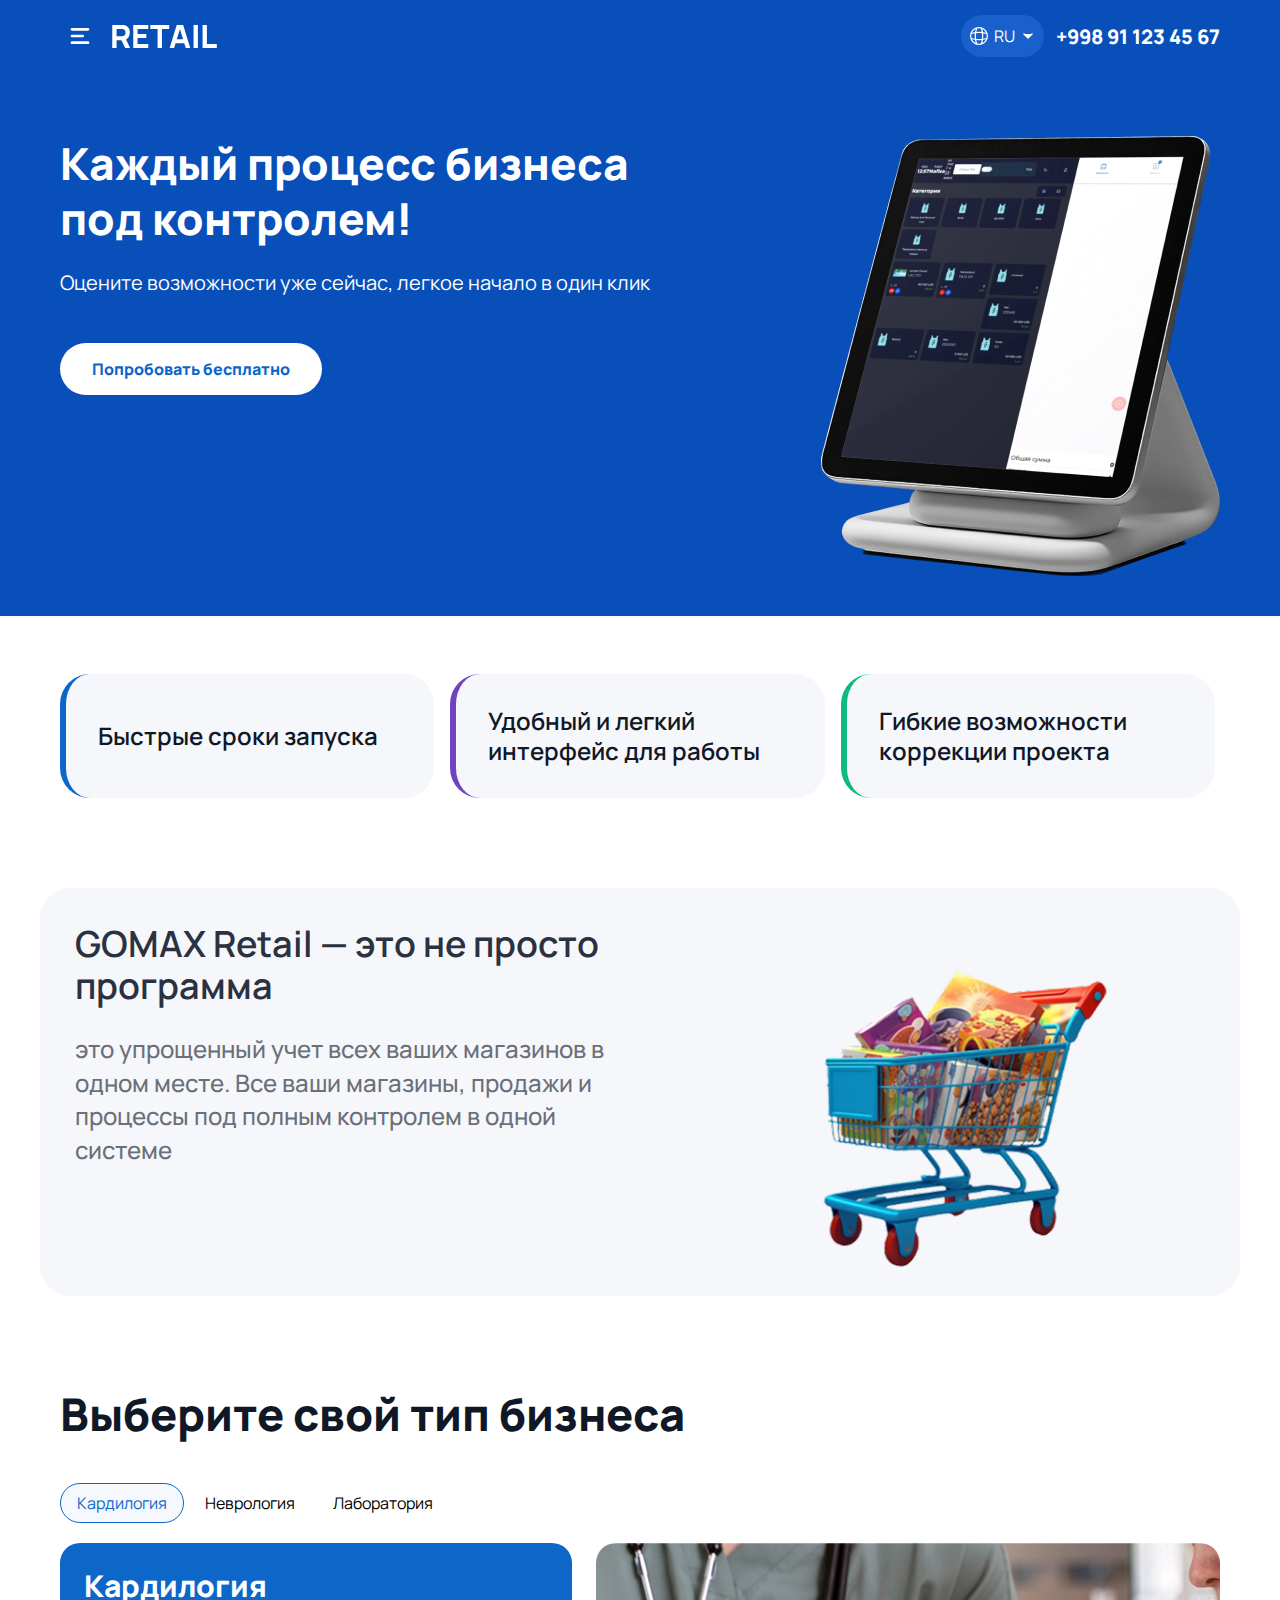
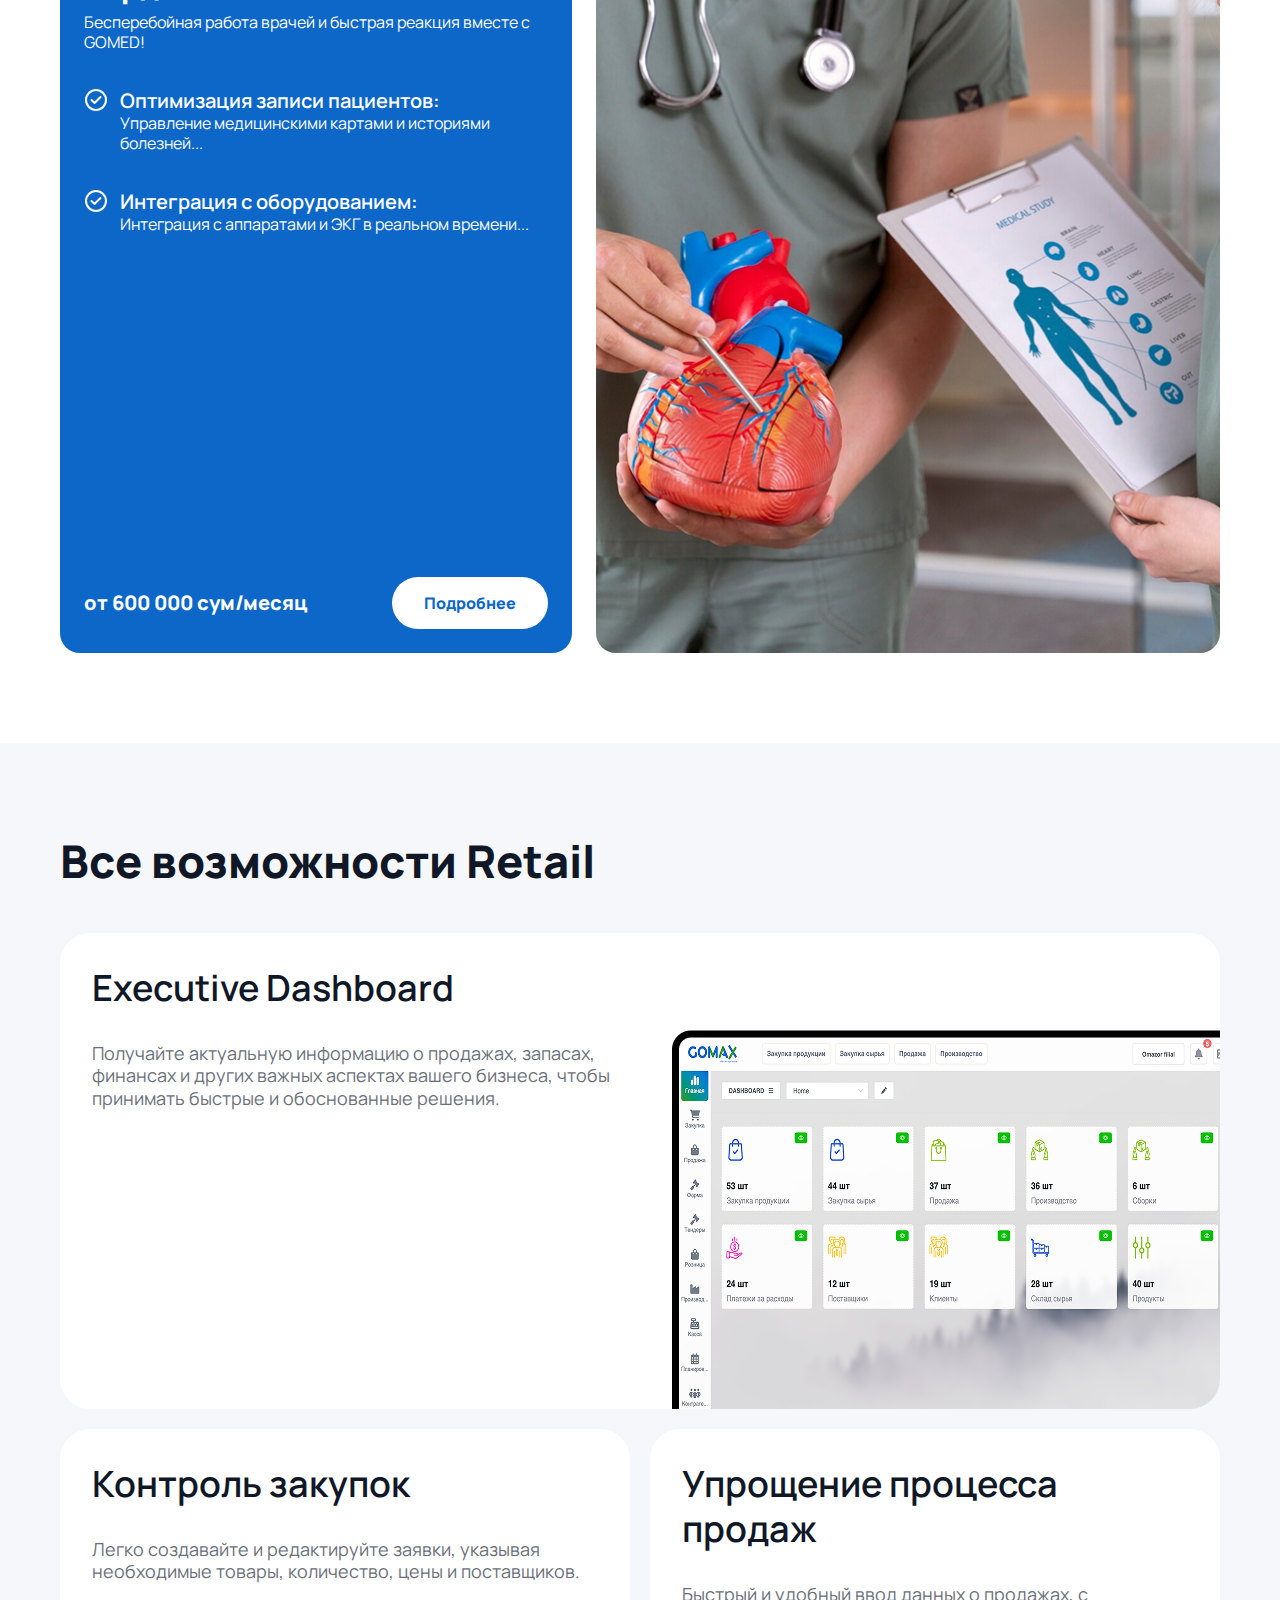
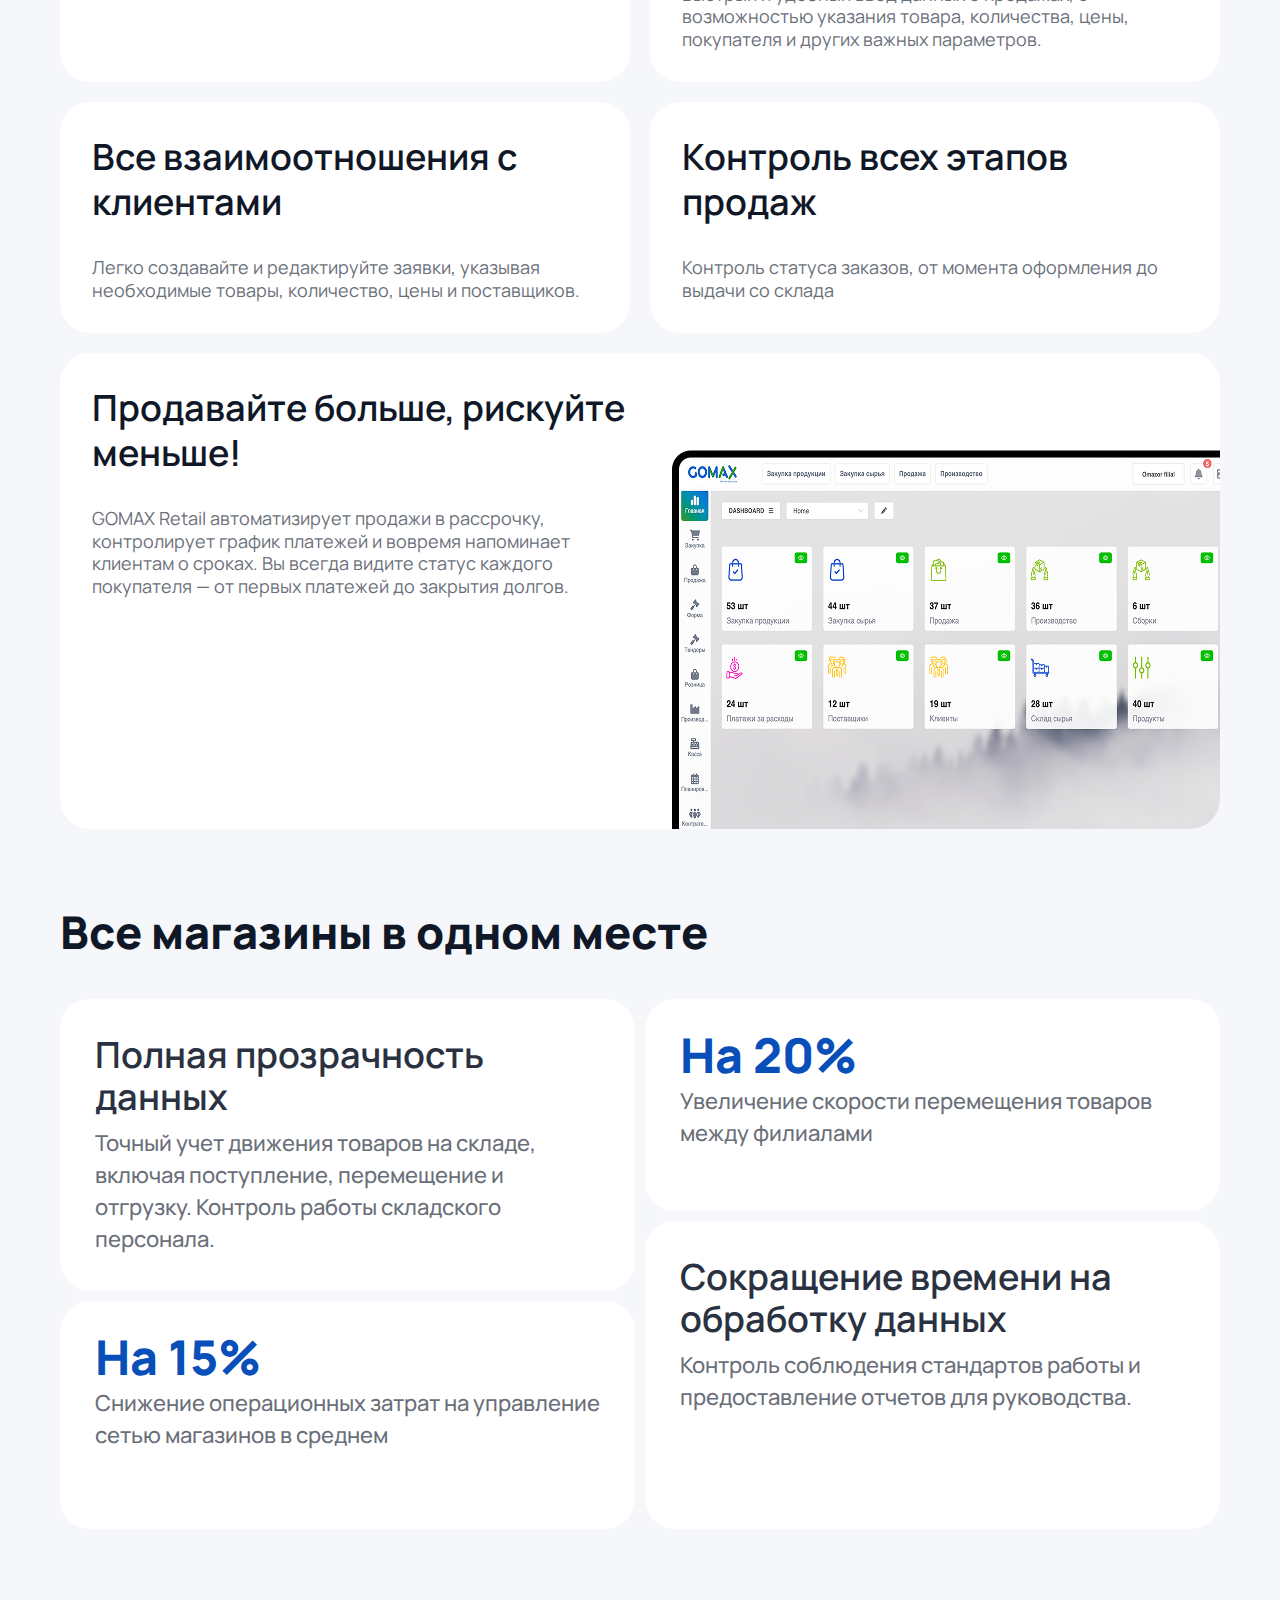
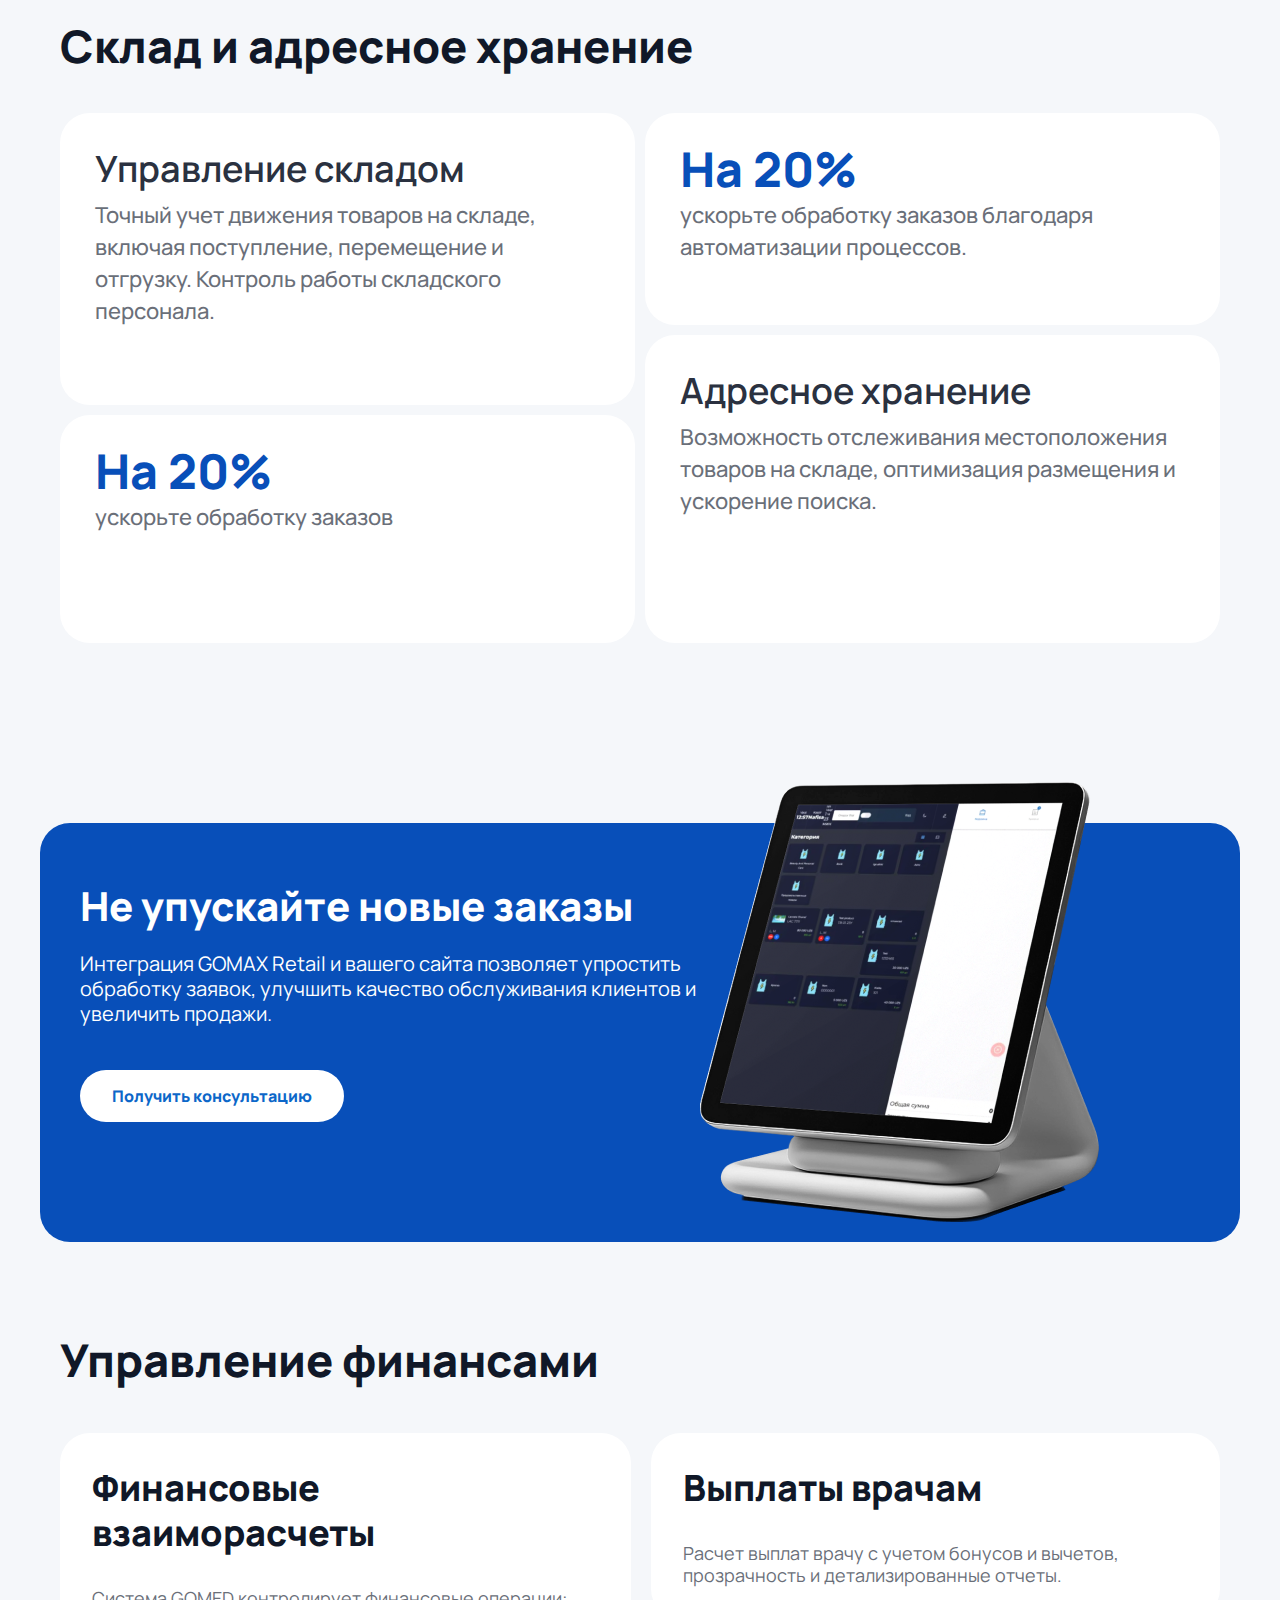
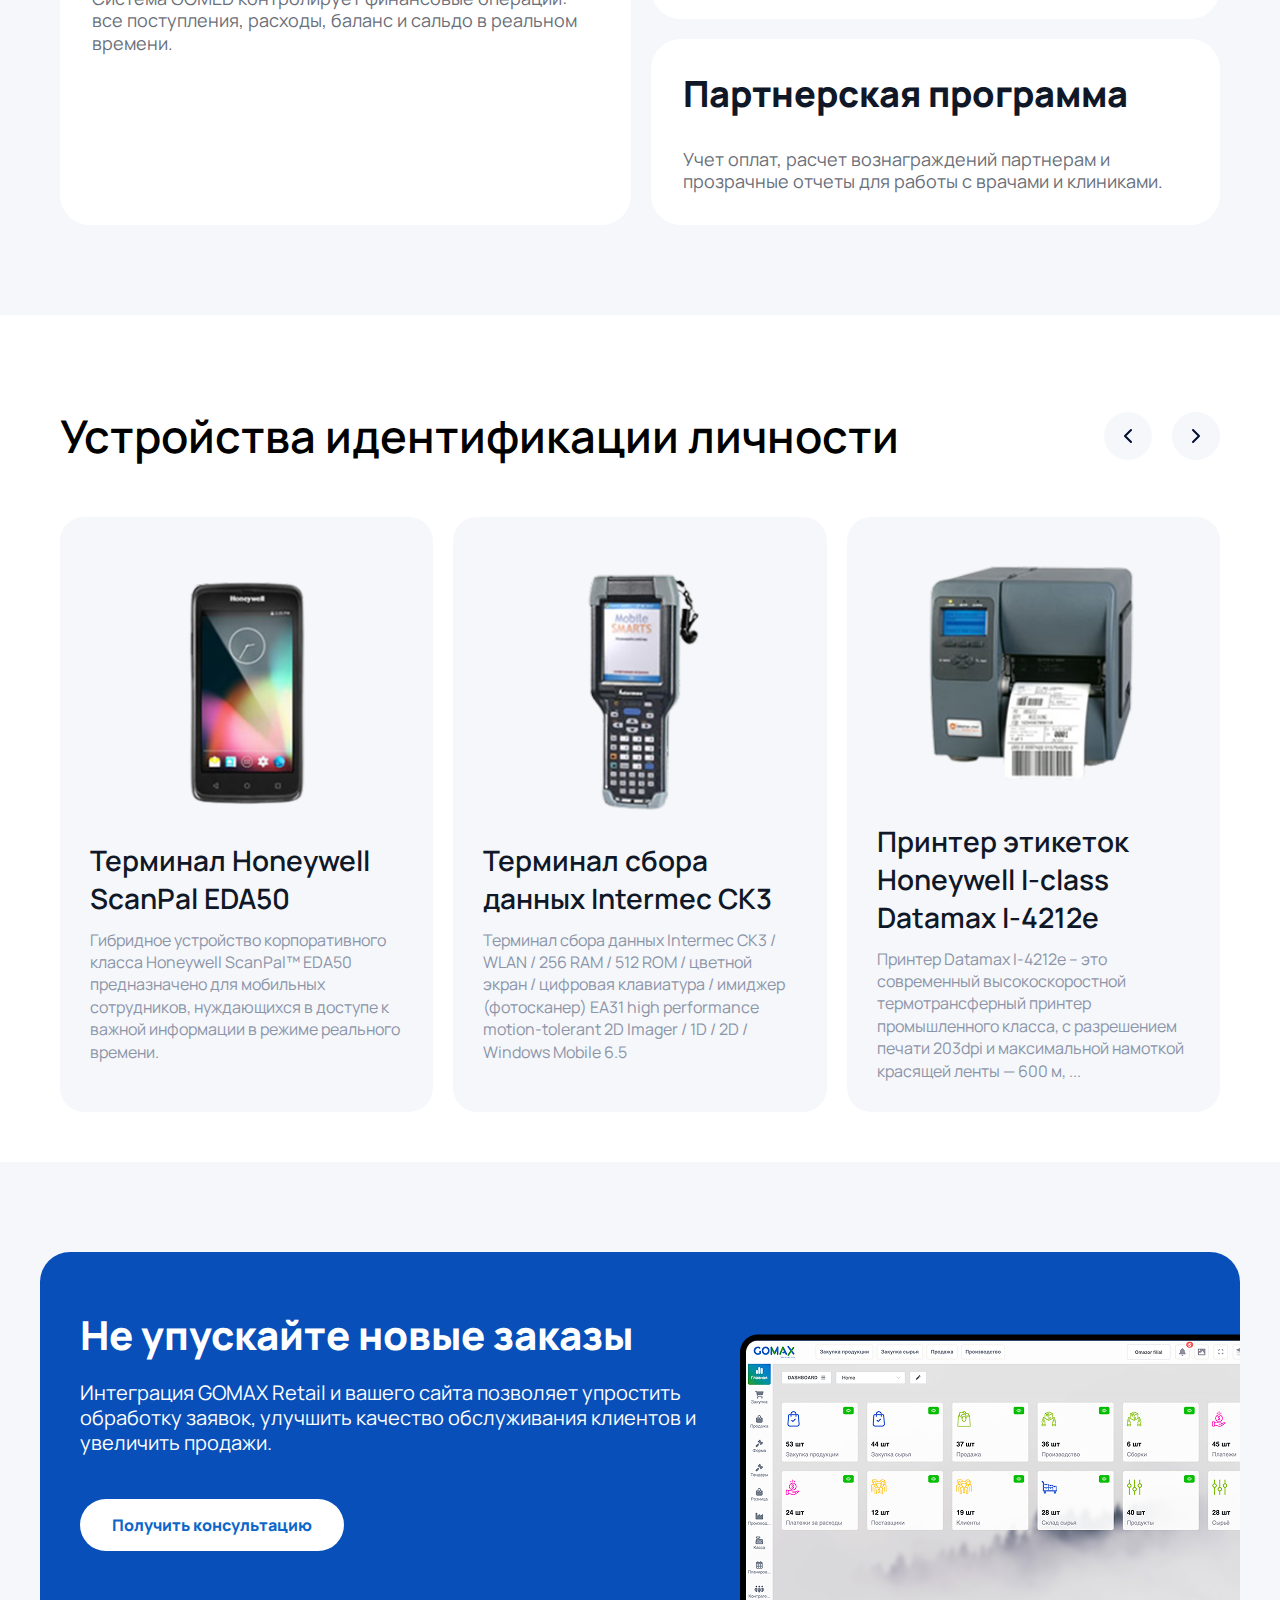
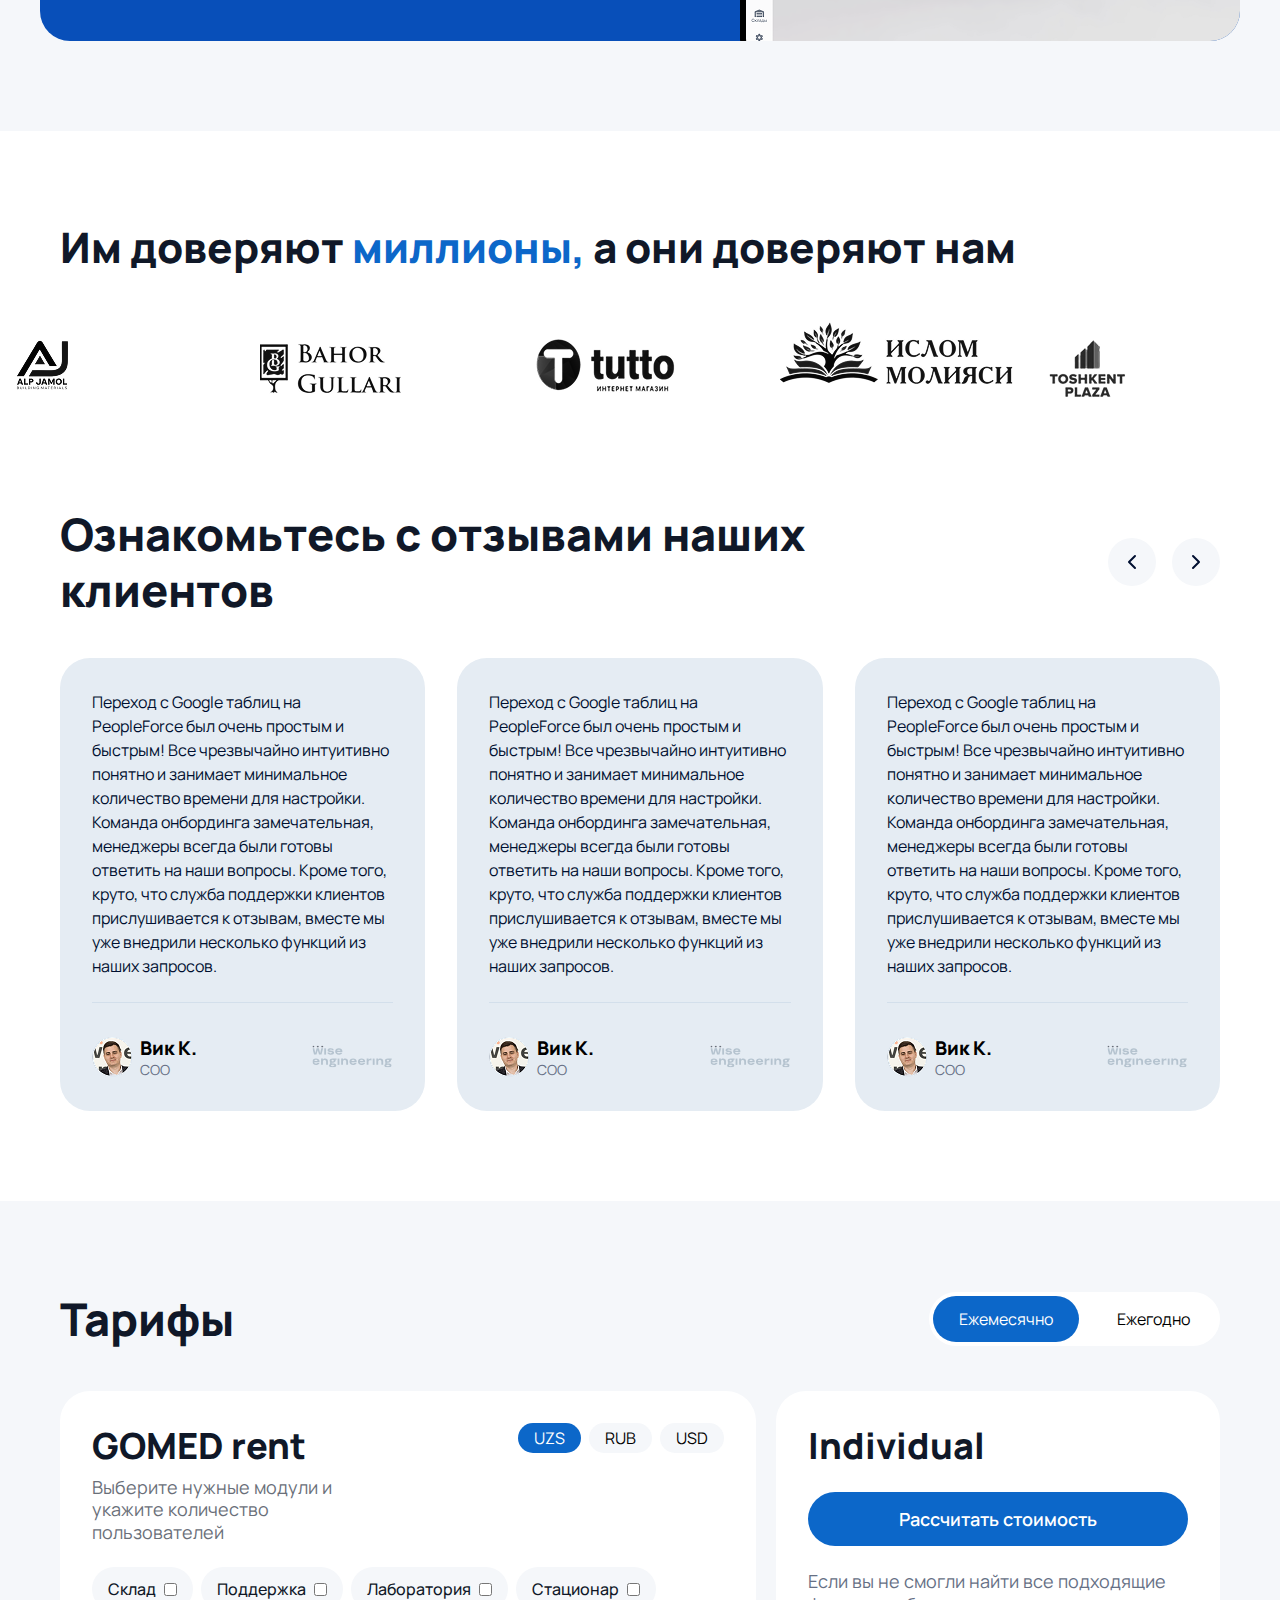
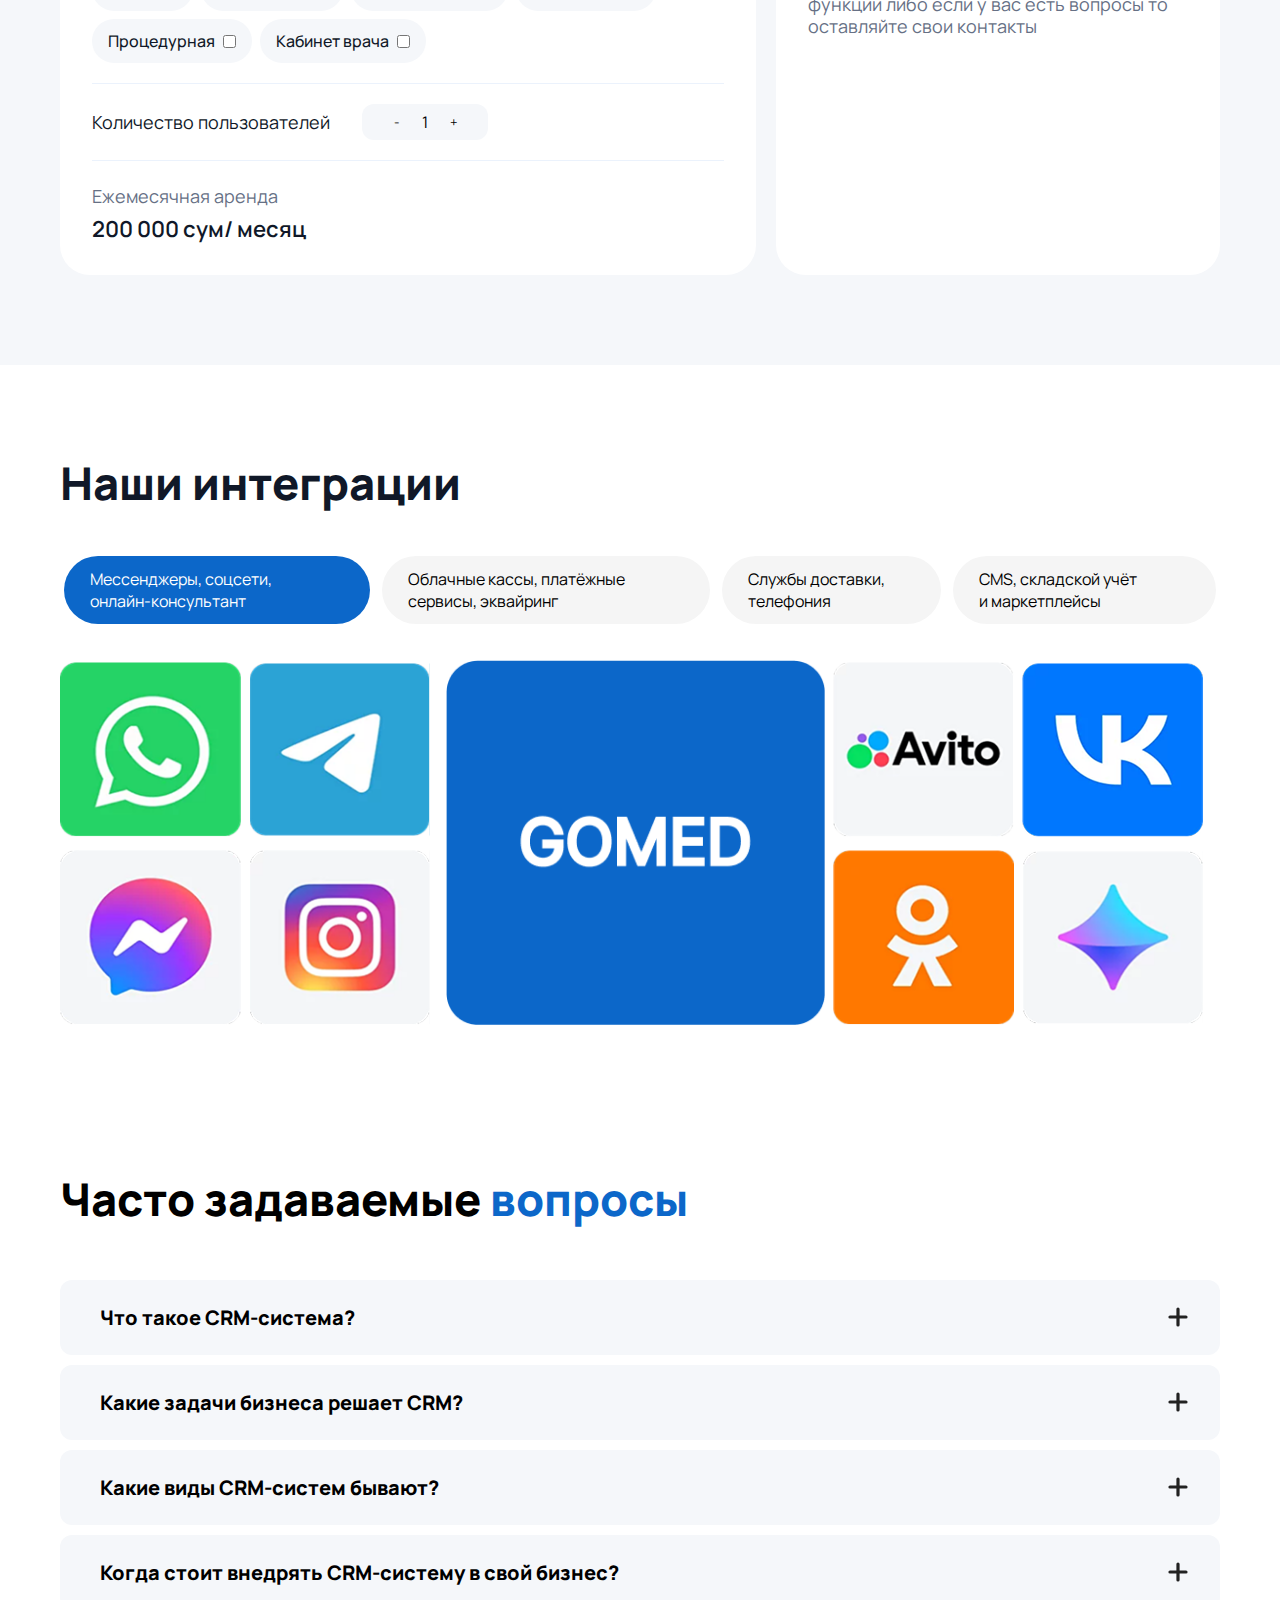
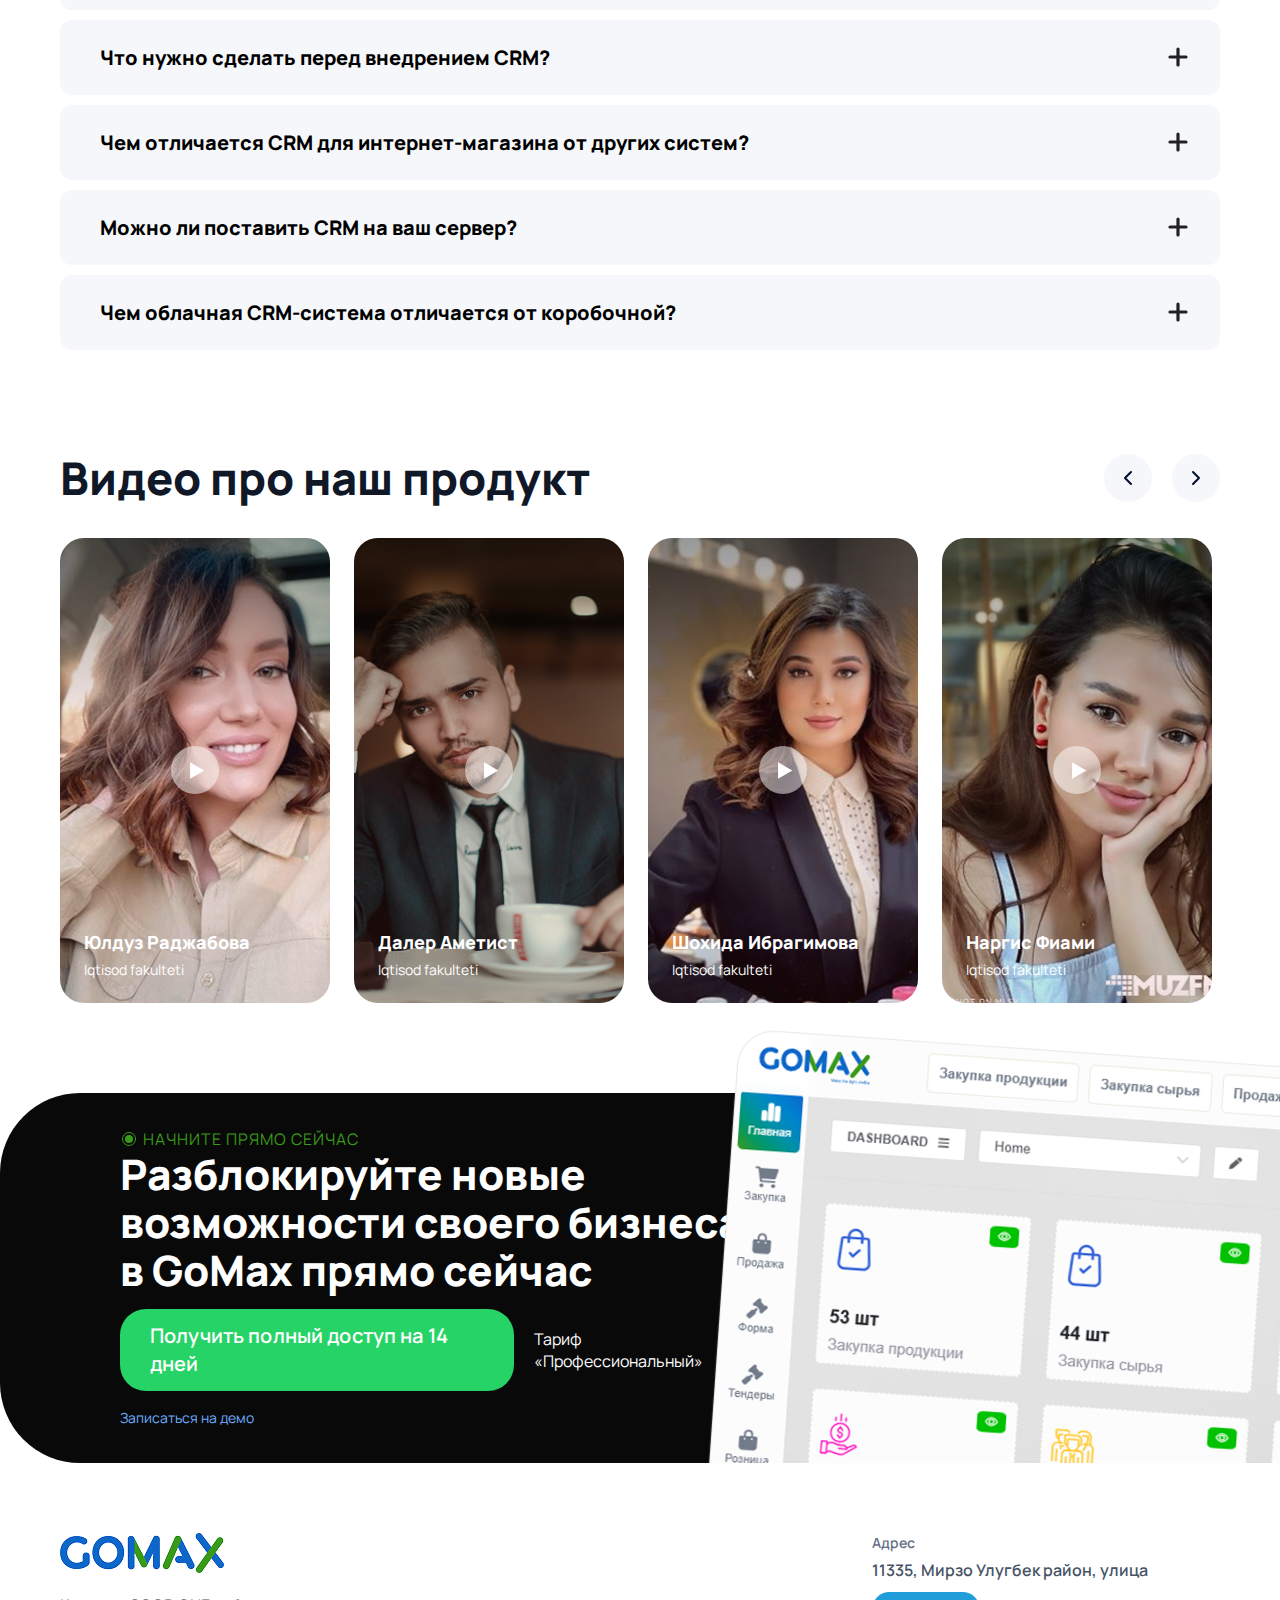
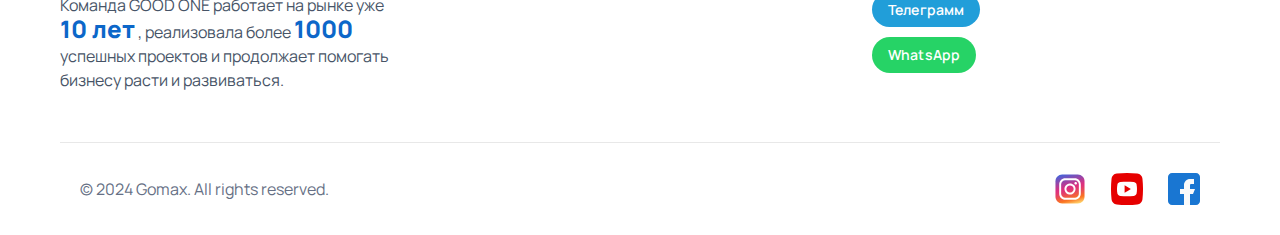
<file: pages/retail.html>
<!DOCTYPE html>
<html lang="en">
  <head>
    <meta charset="UTF-8" />
    <meta
      name="viewport"
      content="width=device-width, initial-scale=1.0" />
    <link
      rel="stylesheet"
      href="/assets/css/retail/retail.css" />
    <link
      rel="stylesheet"
      href="/assets/css/global/swiper-bundle.min.css" />
    <title>Retail</title>
  </head>

  <body>
    <header class="header retail">
      <div class="header__container container">
        <div class="header__logo">
          <button class="header__burger-btn">
            <img
              class="header__burger-open"
              src="/assets/icons/burger.svg"
              alt="" />
            <img
              class="header__burger-close"
              src="/assets/icons/remove.svg"
              alt="" />
          </button>
          <a href="/index.html">RETAIL</a>
        </div>

        <div class="header__actions">
          <div class="header__lang">
            <img
              src="/assets/icons/lang.svg"
              alt="" />
            <span>RU</span>
            <span>
              <img
                src="/assets/icons/chevron-down.svg"
                alt="" />
            </span>
          </div>

          <a
            class="header__phone"
            href="tel:+998911234567">
            +998 91 123 45 67
          </a>
        </div>
      </div>
    </header>

    <div class="nav__overlay retail">
      <div class="nav__overlay-container">
        <div class="header__nav-modules">
          <a
            class="header__nav-module"
            href="/pages/gomed.html">
            <h3>GOMED</h3>
            <p>автоматизация медицинских учреждений</p>
            <div class="header__nav-module-img">
              <img
                src="/assets/icons/gomed-icon.svg"
                alt="" />
            </div>
          </a>
          <a
            class="header__nav-module"
            href="/index.html">
            <h3>GOMAX</h3>
            <p>производственная автоматизация</p>
            <div class="header__nav-module-img">
              <img
                src="/assets/icons/gomax-icon.svg"
                alt="" />
            </div>
          </a>
          <a
            class="header__nav-module"
            href="/pages/retail.html">
            <h3>RETAIL</h3>
            <p>система учета магазина на основе GOMAX</p>
            <div class="header__nav-module-img">
              <img
                src="/assets/icons/retail-icon.svg"
                alt="" />
            </div>
          </a>
          <a
            class="header__nav-module"
            href="/pages/wms.html">
            <h3>WMS</h3>
            <p>складской учет на основе GOMAX</p>
            <div class="header__nav-module-img">
              <img
                src="/assets/icons/wms-icon.svg"
                alt="" />
            </div>
          </a>
          <a
            class="header__nav-module"
            href="/pages/gohouse.html">
            <h3>GoHouse</h3>
            <p>для ведения учета и процесса постпродажи новостроек</p>
            <div class="header__nav-module-img">
              <img
                src="/assets/icons/gohouse-icon.svg"
                alt="" />
            </div>
          </a>
          <a
            class="header__nav-module"
            href="/pages/construction.html">
            <h3>Qurilish</h3>
            <p>для ведения учет строительства</p>
            <div class="header__nav-module-img">
              <img
                src="/assets/icons/contructor-icon.svg"
                alt="" />
            </div>
          </a>
          <a
            class="header__nav-module"
            href="/pages/gohr.html">
            <h3>GOHR</h3>
            <p>автоматизация кадрового отдела</p>
            <div class="header__nav-module-img">
              <img
                src="/assets/icons/gohr-icon.svg"
                alt="" />
            </div>
          </a>
          <a
            class="header__nav-module"
            href="/pages/cargo.html">
            <h3>CARGO</h3>
            <p>Комплексное решение для логистики</p>
            <div class="header__nav-module-img">
              <img
                src="/assets/icons/cargo-icon.svg"
                alt="" />
            </div>
          </a>
        </div>
      </div>
    </div>

    <main>
      <section class="hero">
        <div class="hero__container container">
          <div class="hero__desc">
            <h1>Каждый процесс бизнеса под контролем!</h1>
            <p>Оцените возможности уже сейчас, легкое начало в один клик</p>

            <button class="main__btn">Попробовать бесплатно</button>
          </div>

          <div class="hero__img">
            <img
              src="/assets/images/retail-hero.png"
              alt="" />
          </div>

          <button class="maximize__btn">
            <img
              src="/assets/icons/maximize.svg"
              alt="" />
          </button>
        </div>
      </section>

      <section class="info">
        <div class="info__container container">
          <div class="info__content">
            <div class="info__card blue">
              <h3>Быстрые сроки запуска</h3>
            </div>
            <div class="info__card violet">
              <h3>Удобный и легкий интерфейс для работы</h3>
            </div>
            <div class="info__card green">
              <h3>Гибкие возможности коррекции проекта</h3>
            </div>
          </div>
        </div>
      </section>

      <section class="automating">
        <div class="automating__content container">
          <h1 class="automating__title">GOMAX Retail — это не просто программа</h1>

          <p class="automating__desc">это упрощенный учет всех ваших магазинов в одном месте. Все ваши магазины, продажи и процессы под полным контролем в одной системе</p>

          <img
            class="automating__image"
            src="/assets/images/retail-banner.png"
            alt="image" />
        </div>
      </section>

      <section class="business">
        <div class="container business__container">
          <h2>Выберите свой тип бизнеса</h2>
          <div
            id="tabButtons"
            class="business__tabs"></div>

          <div
            id="tabContents"
            class="business__content"></div>

          <template id="tab-button-template">
            <div class="business__tab">
              <span class="tab-btn"></span>
            </div>
          </template>

          <template id="tab-content-template">
            <div class="business__tab-desc-wrapper">
              <div class="business__tab-desc">
                <h3></h3>
                <p></p>
                <div class="business__tab-advantages">
                  <div class="business__tab-advantages-item">
                    <div class="business__tab-advantages-item-img">
                      <img
                        src="/assets/icons/check.svg"
                        alt="" />
                    </div>
                    <div>
                      <h4></h4>
                      <p></p>
                    </div>
                  </div>
                </div>
              </div>

              <div class="business__tab-footer">
                <span class="business__tab-footer-price"></span>

                <button class="main__btn">Подробнее</button>
              </div>
            </div>

            <div class="business__tab-img">
              <img
                src=""
                alt="" />
            </div>
          </template>
        </div>
      </section>

      <section class="opportunities">
        <div class="container opportunities__container">
          <h2>Все возможности Retail</h2>

          <div class="opportunities__list">
            <div class="opportunities__solo-box">
              <div class="opportunities__solo-desc">
                <h3>Executive Dashboard</h3>

                <p>Получайте актуальную информацию о продажах, запасах, финансах и других важных аспектах вашего бизнеса, чтобы принимать быстрые и обоснованные решения.</p>
              </div>

              <div class="opportunities__solo-img">
                <img
                  src="/assets/images/rl-opportunities1.png"
                  alt="" />
              </div>
              <button class="maximize__btn">
                <img
                  src="/assets/icons/maximize.svg"
                  alt="" />
              </button>
            </div>

            <div class="opportunities__duo-box">
              <div class="opportunities__box">
                <div class="opportunities__box-desc">
                  <h3>Контроль закупок</h3>
                  <p>Легко создавайте и редактируйте заявки, указывая необходимые товары, количество, цены и поставщиков.</p>
                </div>
                <button class="maximize__btn">
                  <img
                    src="/assets/icons/maximize.svg"
                    alt="" />
                </button>
              </div>
              <div class="opportunities__box">
                <div class="opportunities__box-desc">
                  <h3>Упрощение процесса продаж</h3>
                  <p>Быстрый и удобный ввод данных о продажах, с возможностью указания товара, количества, цены, покупателя и других важных параметров.</p>
                </div>

                <button class="maximize__btn">
                  <img
                    src="/assets/icons/maximize.svg"
                    alt="" />
                </button>
              </div>
            </div>
            <div class="opportunities__duo-box">
              <div class="opportunities__box">
                <div class="opportunities__box-desc">
                  <h3>Все взаимоотношения с клиентами</h3>
                  <p>Легко создавайте и редактируйте заявки, указывая необходимые товары, количество, цены и поставщиков.</p>
                </div>
                <button class="maximize__btn">
                  <img
                    src="/assets/icons/maximize.svg"
                    alt="" />
                </button>
              </div>
              <div class="opportunities__box">
                <div class="opportunities__box-desc">
                  <h3>Контроль всех этапов продаж</h3>
                  <p>Контроль статуса заказов, от момента оформления до выдачи со склада</p>
                </div>

                <button class="maximize__btn">
                  <img
                    src="/assets/icons/maximize.svg"
                    alt="" />
                </button>
              </div>
            </div>

            <div class="opportunities__solo-box">
              <div class="opportunities__solo-desc">
                <h3>Продавайте больше, рискуйте меньше!</h3>

                <p>GOMAX Retail автоматизирует продажи в рассрочку, контролирует график платежей и вовремя напоминает клиентам о сроках. Вы всегда видите статус каждого покупателя — от первых платежей до закрытия долгов.</p>
              </div>

              <div class="opportunities__solo-img">
                <img
                  src="/assets/images/rl-opportunities1.png"
                  alt="" />
              </div>

              <button class="maximize__btn">
                <img
                  src="/assets/icons/maximize.svg"
                  alt="" />
              </button>
            </div>
          </div>
        </div>
      </section>

      <section class="communication">
        <div class="communication__content container">
          <h1 class="communication__title">Все магазины в одном месте</h1>

          <div class="communication__list">
            <div class="communicard">
              <h3 class="communicard__title">Полная прозрачность данных</h3>
              <p class="communicard__desc">Точный учет движения товаров на складе, включая поступление, перемещение и отгрузку. Контроль работы складского персонала.</p>

              <button class="maximize__btn">
                <img
                  src="/assets/icons/maximize.svg"
                  alt="" />
              </button>
            </div>
            <div class="communicard">
              <h3 class="communicard__title cm-blue">На 15%</h3>
              <p class="communicard__desc">Снижение операционных затрат на управление сетью магазинов в среднем</p>
            </div>
            <div class="communicard">
              <h3 class="communicard__title cm-blue">На 20%</h3>
              <p class="communicard__desc">Увеличение скорости перемещения товаров между филиалами</p>
            </div>

            <div class="communicard">
              <h3 class="communicard__title">Сокращение времени на обработку данных</h3>
              <p class="communicard__desc">Контроль соблюдения стандартов работы и предоставление отчетов для руководства.</p>

              <button class="maximize__btn">
                <img
                  src="/assets/icons/maximize.svg"
                  alt="" />
              </button>
            </div>
          </div>
        </div>
      </section>

      <section class="communication">
        <div class="communication__content container">
          <h1 class="communication__title">Склад и адресное хранение</h1>

          <div class="communication__list">
            <div class="communicard">
              <h3 class="communicard__title">Управление складом</h3>
              <p class="communicard__desc">Точный учет движения товаров на складе, включая поступление, перемещение и отгрузку. Контроль работы складского персонала.</p>

              <button class="maximize__btn">
                <img
                  src="/assets/icons/maximize.svg"
                  alt="" />
              </button>
            </div>
            <div class="communicard">
              <h3 class="communicard__title cm-blue">На 20%</h3>
              <p class="communicard__desc">ускорьте обработку заказов</p>
            </div>
            <div class="communicard">
              <h3 class="communicard__title cm-blue">На 20%</h3>
              <p class="communicard__desc">ускорьте обработку заказов благодаря автоматизации процессов.</p>
            </div>

            <div class="communicard">
              <h3 class="communicard__title">Адресное хранение</h3>
              <p class="communicard__desc">Возможность отслеживания местоположения товаров на складе, оптимизация размещения и ускорение поиска.</p>

              <button class="maximize__btn">
                <img
                  src="/assets/icons/maximize.svg"
                  alt="" />
              </button>
            </div>
          </div>
        </div>
      </section>

      <section class="banner">
        <div class="banner__content container">
          <div class="banner__desc">
            <h2>Не упускайте новые заказы</h2>
            <p>Интеграция GOMAX Retail и вашего сайта позволяет упростить обработку заявок, улучшить качество обслуживания клиентов и увеличить продажи.</p>

            <button class="main__btn">Получить консультацию</button>
          </div>

          <div class="banner__img">
            <img
              src="/assets/images/retail-hero.png"
              alt="" />
          </div>
        </div>
      </section>

      <section class="finance">
        <div class="finance__container container">
          <h2>Управление финансами</h2>

          <div class="finance__content">
            <div class="finance__solo-box">
              <h3>Финансовые взаиморасчеты</h3>
              <p>Система GOMED контролирует финансовые операции: все поступления, расходы, баланс и сальдо в реальном времени.</p>

              <button class="maximize__btn">
                <img
                  src="/assets/icons/maximize.svg"
                  alt="" />
              </button>
            </div>

            <div class="finance__duo-box">
              <div class="finance__box">
                <h3>Выплаты врачам</h3>
                <p>Расчет выплат врачу с учетом бонусов и вычетов, прозрачность и детализированные отчеты.</p>
                <button class="maximize__btn">
                  <img
                    src="/assets/icons/maximize.svg"
                    alt="" />
                </button>
              </div>
              <div class="finance__box">
                <h3>Партнерская программа</h3>
                <p>Учет оплат, расчет вознаграждений партнерам и прозрачные отчеты для работы с врачами и клиниками.</p>
                <button class="maximize__btn">
                  <img
                    src="/assets/icons/maximize.svg"
                    alt="" />
                </button>
              </div>
            </div>
          </div>
        </div>
      </section>

      <section class="devices">
        <div class="devices__content container">
          <div class="devices__header">
            <h1 class="devices__title">Устройства идентификации личности</h1>
            <div class="devices__slider-btns">
              <button class="devices__slider-btn devices__slider-btn--prev">
                <img
                  src="/assets/icons/arrow-left.svg"
                  alt="" />
              </button>
              <button class="devices__slider-btn devices__slider-btn--next">
                <img
                  src="/assets/icons/arrow-right.svg"
                  alt="" />
              </button>
            </div>
          </div>
          <div class="devices__list">
            <div class="devicecard">
              <img
                class="devicecard__image"
                src="/assets/images/retail-device1.png"
                alt="device image" />
              <h3 class="devicecard__label">Терминал Honeywell ScanPal EDA50</h3>
              <span class="devicecard__desc">Гибридное устройство корпоративного класса Honeywell ScanPal™ EDA50 предназначено для мобильных сотрудников, нуждающихся в доступе к важной информации в режиме реального времени. </span>
            </div>
            <div class="devicecard">
              <img
                class="devicecard__image"
                src="/assets/images/retail-device2.png"
                alt="device image" />
              <h3 class="devicecard__label">Терминал сбора данных Intermec CK3</h3>
              <span class="devicecard__desc">Терминал сбора данных Intermec CK3 / WLAN / 256 RAM / 512 ROM / цветной экран / цифровая клавиатура / имиджер (фотосканер) EA31 high performance motion-tolerant 2D Imager / 1D / 2D / Windows Mobile 6.5</span>
            </div>
            <div class="devicecard">
              <img
                class="devicecard__image"
                src="/assets/images/retail-device3.png"
                alt="device image" />
              <h3 class="devicecard__label">Принтер этикеток Honeywell I-class Datamax I-4212e</h3>
              <span class="devicecard__desc">Принтер Datamax I-4212e – это современный высокоскоростной термотрансферный принтер промышленного класса, с разрешением печати 203dpi и максимальной намоткой красящей ленты — 600 м, ...</span>
            </div>
          </div>
        </div>
      </section>

      <section class="banner help">
        <div class="banner__content container">
          <div class="banner__desc">
            <h2>Не упускайте новые заказы</h2>
            <p>Интеграция GOMAX Retail и вашего сайта позволяет упростить обработку заявок, улучшить качество обслуживания клиентов и увеличить продажи.</p>

            <button class="main__btn">Получить консультацию</button>
          </div>

          <div class="banner__img">
            <img
              src="/assets/images/retail-banner-help.png"
              alt="" />
          </div>
        </div>
      </section>

      <section class="trust">
        <div class="container">
          <h2>
            Им доверяют
            <span>миллионы,</span>
            а они доверяют нам
          </h2>
        </div>

        <div class="gmx-swiper swiper">
          <div class="swiper-wrapper">
            <div class="swiper-slide partners__item">
              <img
                src="/assets/images/partner1.png"
                alt="" />
            </div>
            <div class="swiper-slide partners__item">
              <img
                src="/assets/images/partner2.png"
                alt="" />
            </div>
            <div class="swiper-slide partners__item">
              <img
                src="/assets/images/partner3.png"
                alt="" />
            </div>
            <div class="swiper-slide partners__item">
              <img
                src="/assets/images/partner4.png"
                alt="" />
            </div>
            <div class="swiper-slide partners__item">
              <img
                src="/assets/images/partner5.png"
                alt="" />
            </div>
            <div class="swiper-slide partners__item">
              <img
                src="/assets/images/partner6.png"
                alt="" />
            </div>
            <div class="swiper-slide partners__item">
              <img
                src="/assets/images/partner7.png"
                alt="" />
            </div>
            <div class="swiper-slide partners__item">
              <img
                src="/assets/images/partner8.png"
                alt="" />
            </div>
          </div>
        </div>
      </section>

      <section class="testimonials">
        <div class="container testimonials__container">
          <div class="testimonials__header">
            <h2>Ознакомьтесь с отзывами наших клиентов</h2>

            <div class="testimonials__slider-btns">
              <button class="testimonials__slider-btn">
                <img
                  src="/assets/icons/arrow-left.svg"
                  alt="" />
              </button>
              <button class="testimonials__slider-btn">
                <img
                  src="/assets/icons/arrow-right.svg"
                  alt="" />
              </button>
            </div>
          </div>

          <div class="testimonials__content">
            <div class="testimonials__content-item">
              <p>Переход с Google таблиц на PeopleForce был очень простым и быстрым! Все чрезвычайно интуитивно понятно и занимает минимальное количество времени для настройки. Команда онбординга замечательная, менеджеры всегда были готовы ответить на наши вопросы. Кроме того, круто, что служба поддержки клиентов прислушивается к отзывам, вместе мы уже внедрили несколько функций из наших запросов.</p>

              <div class="testimonials__content-user">
                <div class="testimonials__content-user-info">
                  <img
                    src="/assets/images/testimonial.png"
                    alt="" />
                  <div>
                    <h3>Вик К.</h3>
                    <p>COO</p>
                  </div>
                </div>

                <div class="testimonials__content-user-logo">
                  <img
                    src="/assets/icons/tesimonial-logo.svg"
                    alt="" />
                </div>
              </div>
            </div>
            <div class="testimonials__content-item">
              <p>Переход с Google таблиц на PeopleForce был очень простым и быстрым! Все чрезвычайно интуитивно понятно и занимает минимальное количество времени для настройки. Команда онбординга замечательная, менеджеры всегда были готовы ответить на наши вопросы. Кроме того, круто, что служба поддержки клиентов прислушивается к отзывам, вместе мы уже внедрили несколько функций из наших запросов.</p>

              <div class="testimonials__content-user">
                <div class="testimonials__content-user-info">
                  <img
                    src="/assets/images/testimonial.png"
                    alt="" />
                  <div>
                    <h3>Вик К.</h3>
                    <p>COO</p>
                  </div>
                </div>

                <div class="testimonials__content-user-logo">
                  <img
                    src="/assets/icons/tesimonial-logo.svg"
                    alt="" />
                </div>
              </div>
            </div>
            <div class="testimonials__content-item">
              <p>Переход с Google таблиц на PeopleForce был очень простым и быстрым! Все чрезвычайно интуитивно понятно и занимает минимальное количество времени для настройки. Команда онбординга замечательная, менеджеры всегда были готовы ответить на наши вопросы. Кроме того, круто, что служба поддержки клиентов прислушивается к отзывам, вместе мы уже внедрили несколько функций из наших запросов.</p>

              <div class="testimonials__content-user">
                <div class="testimonials__content-user-info">
                  <img
                    src="/assets/images/testimonial.png"
                    alt="" />
                  <div>
                    <h3>Вик К.</h3>
                    <p>COO</p>
                  </div>
                </div>

                <div class="testimonials__content-user-logo">
                  <img
                    src="/assets/icons/tesimonial-logo.svg"
                    alt="" />
                </div>
              </div>
            </div>
          </div>
        </div>
      </section>

      <section class="plans">
        <div class="container plans__container">
          <div class="plans__header">
            <h2>Тарифы</h2>

            <div class="plans__tab">
              <div class="plans__tab-item active">Ежемесячно</div>
              <div class="plans__tab-item">Ежегодно</div>
            </div>
          </div>
          <div class="plans__content">
            <div class="plans__content-info">
              <div class="plans__content-header">
                <div>
                  <h3>GOMED rent</h3>
                  <p>Выберите нужные модули и укажите количество пользователей</p>
                </div>
                <div class="plans__currencies">
                  <div class="plans__currencies-item active">UZS</div>
                  <div class="plans__currencies-item">RUB</div>
                  <div class="plans__currencies-item">USD</div>
                </div>
              </div>

              <div class="plans__content-items">
                <label>
                  Склад
                  <input
                    type="checkbox"
                    name="sklad"
                    id="" />
                </label>
                <label>
                  Поддержка
                  <input
                    type="checkbox"
                    name="support"
                    id="" />
                </label>
                <label>
                  Лаборатория
                  <input
                    type="checkbox"
                    name="lab"
                    id="" />
                </label>
                <label>
                  Стационар
                  <input
                    type="checkbox"
                    name="stationar"
                    id="" />
                </label>
                <label>
                  Процедурная
                  <input
                    type="checkbox"
                    name="procedural"
                    id="" />
                </label>
                <label>
                  Кабинет врача
                  <input
                    type="checkbox"
                    name="cabinet"
                    id="" />
                </label>
              </div>

              <div class="plans__content-users">
                <p>Количество пользователей</p>
                <div class="plans__content-users-count">
                  <button>-</button>
                  <span>1</span>
                  <button>+</button>
                </div>
              </div>

              <div class="plans__content-footer">
                <p>Ежемесячная аренда</p>
                <span>200 000 сум/ месяц</span>
              </div>
            </div>

            <div class="plans__content-calculate">
              <h3>Individual</h3>
              <button class="main__btn-primary">Рассчитать стоимость</button>
              <p>Если вы не смогли найти все подходящие функции либо если у вас есть вопросы то оставляйте свои контакты</p>
            </div>
          </div>
        </div>
      </section>

      <section class="integrations">
        <div class="container integrations__container">
          <h2>Наши интеграции</h2>

          <div class="integrations__tabs">
            <div class="integrations__tab active">Мессенджеры, соцсети, онлайн‑консультант</div>
            <div class="integrations__tab">Облачные кассы, платёжные сервисы, эквайринг</div>
            <div class="integrations__tab">Службы доставки, телефония</div>
            <div class="integrations__tab">CMS, складской учёт и маркетплейсы</div>
          </div>

          <div class="integrations__content">
            <div class="integrations-content__left">
              <img
                src="/assets/images/whatsup.png"
                alt="" />
              <img
                src="/assets/images/tg.png"
                alt="" />
              <img
                src="/assets/images/messanger.png"
                alt="" />
              <img
                src="/assets/images/instagram.png"
                alt="" />
            </div>

            <div class="integrations__content-middle">
              <img
                src="/assets/images/gomed.png"
                alt="" />
            </div>

            <div class="integrations-content__right">
              <img
                src="/assets/images/avito.png"
                alt="" />
              <img
                src="/assets/images/vk.png"
                alt="" />
              <img
                src="/assets/images/ok.png"
                alt="" />
              <img
                src="/assets/images/yuka.png"
                alt="" />
            </div>
          </div>
        </div>
      </section>

      <section class="faq">
        <div class="faq__content container">
          <h1 class="faq__title">
            Часто задаваемые
            <span>вопросы</span>
          </h1>
          <div class="faq__list">
            <div class="faqcard">
              <p class="faqcard__question">Что такое CRM-система?</p>
              <p class="faqcard__answer">Lorem ipsum dolor sit amet consectetur adipisicing elit. Dicta harum esse amet labore incidunt beatae quaerat, qui delectus error laboriosam voluptas? Id vitae deserunt animi officiis ea repudiandae perspiciatis ipsa praesentium, fugiat neque suscipit obcaecati veniam tempora similique nobis aliquid molestiae optio architecto, quasi, reiciendis alias temporibus! Hic, corporis excepturi.</p>
            </div>
            <div class="faqcard">
              <p class="faqcard__question">Какие задачи бизнеса решает CRM?</p>
              <p class="faqcard__answer">Lorem ipsum dolor sit amet consectetur adipisicing elit. Dicta harum esse amet labore incidunt beatae quaerat, qui delectus error laboriosam voluptas? Id vitae deserunt animi officiis ea repudiandae perspiciatis ipsa praesentium, fugiat neque suscipit obcaecati veniam tempora similique nobis aliquid molestiae optio architecto, quasi, reiciendis alias temporibus! Hic, corporis excepturi.</p>
            </div>
            <div class="faqcard">
              <p class="faqcard__question">Какие виды CRM-систем бывают?</p>
              <p class="faqcard__answer">Lorem ipsum dolor sit amet consectetur adipisicing elit. Dicta harum esse amet labore incidunt beatae quaerat, qui delectus error laboriosam voluptas? Id vitae deserunt animi officiis ea repudiandae perspiciatis ipsa praesentium, fugiat neque suscipit obcaecati veniam tempora similique nobis aliquid molestiae optio architecto, quasi, reiciendis alias temporibus! Hic, corporis excepturi.</p>
            </div>
            <div class="faqcard">
              <p class="faqcard__question">Когда стоит внедрять CRM-систему в свой бизнес?</p>
              <p class="faqcard__answer">Lorem ipsum dolor sit amet consectetur adipisicing elit. Dicta harum esse amet labore incidunt beatae quaerat, qui delectus error laboriosam voluptas? Id vitae deserunt animi officiis ea repudiandae perspiciatis ipsa praesentium, fugiat neque suscipit obcaecati veniam tempora similique nobis aliquid molestiae optio architecto, quasi, reiciendis alias temporibus! Hic, corporis excepturi.</p>
            </div>
            <div class="faqcard">
              <p class="faqcard__question">Что нужно сделать перед внедрением CRM?</p>
              <p class="faqcard__answer">Lorem ipsum dolor sit amet consectetur adipisicing elit. Dicta harum esse amet labore incidunt beatae quaerat, qui delectus error laboriosam voluptas? Id vitae deserunt animi officiis ea repudiandae perspiciatis ipsa praesentium, fugiat neque suscipit obcaecati veniam tempora similique nobis aliquid molestiae optio architecto, quasi, reiciendis alias temporibus! Hic, corporis excepturi.</p>
            </div>
            <div class="faqcard">
              <p class="faqcard__question">Чем отличается CRM для интернет-магазина от других систем?</p>
              <p class="faqcard__answer">Lorem ipsum dolor sit amet consectetur adipisicing elit. Dicta harum esse amet labore incidunt beatae quaerat, qui delectus error laboriosam voluptas? Id vitae deserunt animi officiis ea repudiandae perspiciatis ipsa praesentium, fugiat neque suscipit obcaecati veniam tempora similique nobis aliquid molestiae optio architecto, quasi, reiciendis alias temporibus! Hic, corporis excepturi.</p>
            </div>
            <div class="faqcard">
              <p class="faqcard__question">Можно ли поставить CRM на ваш сервер?</p>
              <p class="faqcard__answer">Lorem ipsum dolor sit amet consectetur adipisicing elit. Dicta harum esse amet labore incidunt beatae quaerat, qui delectus error laboriosam voluptas? Id vitae deserunt animi officiis ea repudiandae perspiciatis ipsa praesentium, fugiat neque suscipit obcaecati veniam tempora similique nobis aliquid molestiae optio architecto, quasi, reiciendis alias temporibus! Hic, corporis excepturi.</p>
            </div>
            <div class="faqcard">
              <p class="faqcard__question">Чем облачная CRM-система отличается от коробочной?</p>
              <p class="faqcard__answer">Lorem ipsum dolor sit amet consectetur adipisicing elit. Dicta harum esse amet labore incidunt beatae quaerat, qui delectus error laboriosam voluptas? Id vitae deserunt animi officiis ea repudiandae perspiciatis ipsa praesentium, fugiat neque suscipit obcaecati veniam tempora similique nobis aliquid molestiae optio architecto, quasi, reiciendis alias temporibus! Hic, corporis excepturi.</p>
            </div>
          </div>
        </div>
      </section>

      <section class="videos">
        <div class="container videos__container">
          <div class="videos__header">
            <h2>Видео про наш продукт</h2>
            <div class="videos__slider-btns">
              <button class="videos__slider-btn">
                <img
                  src="/assets/icons/arrow-left.svg"
                  alt="" />
              </button>
              <button class="videos__slider-btn">
                <img
                  src="/assets/icons/arrow-right.svg"
                  alt="" />
              </button>
            </div>
          </div>

          <div class="videos__content">
            <div class="videos__item">
              <div class="videos__item-img">
                <img
                  src="/assets/images/videos1.png"
                  alt="" />
              </div>
              <div class="videos__item-play">
                <img
                  src="/assets/icons/play.svg"
                  alt="" />
              </div>
              <div class="videos__item-desc">
                <h3>Юлдуз Раджабова</h3>
                <p>Iqtisod fakulteti</p>
              </div>
              <div class="videos-item-mask"></div>
            </div>
            <div class="videos__item">
              <div class="videos__item-img">
                <img
                  src="/assets/images/videos2.png"
                  alt="" />
              </div>
              <div class="videos__item-play">
                <img
                  src="/assets/icons/play.svg"
                  alt="" />
              </div>
              <div class="videos__item-desc">
                <h3>Далер Аметист</h3>
                <p>Iqtisod fakulteti</p>
              </div>
              <div class="videos-item-mask"></div>
            </div>
            <div class="videos__item">
              <div class="videos__item-img">
                <img
                  src="/assets/images/videos3.png"
                  alt="" />
              </div>
              <div class="videos__item-play">
                <img
                  src="/assets/icons/play.svg"
                  alt="" />
              </div>
              <div class="videos__item-desc">
                <h3>Шохида Ибрагимова</h3>
                <p>Iqtisod fakulteti</p>
              </div>
              <div class="videos-item-mask"></div>
            </div>
            <div class="videos__item">
              <div class="videos__item-img">
                <img
                  src="/assets/images/videos4.png"
                  alt="" />
              </div>
              <div class="videos__item-play">
                <img
                  src="/assets/icons/play.svg"
                  alt="" />
              </div>
              <div class="videos__item-desc">
                <h3>Наргис Фиами</h3>
                <p>Iqtisod fakulteti</p>
              </div>
              <div class="videos-item-mask"></div>
            </div>
          </div>
        </div>
      </section>

      <section class="promo">
        <div class="promo__content container">
          <div class="promo__desc">
            <span class="promo__pretitle">
              <span></span>
              НАЧНИТЕ ПРЯМО СЕЙЧАС
            </span>
            <h2 class="promo__title">Разблокируйте новые возможности своего бизнеса в GoMax прямо сейчас</h2>
            <div class="promo__actions">
              <a
                href="#!"
                target="_blank"
                class="gmx-btn gmx-green gmx-large">
                <p class="gmx-btn__text">Получить полный доступ на 14 дней</p>
              </a>
              <a
                href="#!"
                class="promo__textlink">
                Тариф «Профессиональный»
              </a>
            </div>
            <a
              href="#!"
              class="promo__subscribe">
              Записаться на демо
            </a>
          </div>

          <div class="promo__image">
            <img
              src="/assets/images/promo.png"
              alt="image"
              class="promo__image-file" />
          </div>
        </div>
      </section>
    </main>

    <footer class="footer">
      <div class="container">
        <div class="footer__content">
          <div class="footer__info">
            <a
              href="#!"
              class="footer__info-logo">
              <img
                src="/assets/images//gomax-logo.png"
                alt="logo" />
            </a>
            <p class="footer__info-text">
              Команда GOOD ONE работает на рынке уже
              <span>10 лет</span>
              , реализовала более
              <span>1000</span>
              успешных проектов и продолжает помогать бизнесу расти и развиваться.
            </p>
          </div>
          <div class="footer__actions">
            <a
              href="#!"
              class="footer__action">
              <span class="footer__action-label">Адрес</span>
              11335, Мирзо Улугбек район, улица
            </a>
            <a
              href="#!"
              target="_blank"
              class="gmx-btn gmx-blue">
              <p class="gmx-btn__text">Телеграмм</p>
            </a>
            <a
              href="#!"
              target="_blank"
              class="gmx-btn gmx-green">
              <p class="gmx-btn__text">WhatsApp</p>
            </a>
          </div>
        </div>
        <div class="footer__copyright">
          <div class="container">
            <p class="footer__copyright-label">© 2024 Gomax. All rights reserved.</p>
            <div class="footer__copyright-socials">
              <a
                href="#!"
                class="footer__social">
                <img
                  src="/assets/icons/instagram.svg"
                  alt="" />
              </a>
              <a
                href="#!"
                class="footer__social">
                <img
                  src="/assets/icons/youtube.svg"
                  alt="" />
              </a>
              <a
                href="#!"
                class="footer__social">
                <img
                  src="/assets/icons/facebook.svg"
                  alt="" />
              </a>
            </div>
          </div>
        </div>
      </div>
    </footer>

    <script src="/assets/js/index.js"></script>
    <script src="/assets/js/gomed.js"></script>
    <script src="/assets//js/swiper-bundle.min.js"></script>
    <script>
      const faqCards = document.querySelectorAll(".faqcard");

      faqCards.forEach((card) => {
        card.addEventListener("click", () => {
          if (card.classList.contains("opened")) {
            card.classList.remove("opened");
          } else {
            faqCards.forEach((c) => c.classList.remove("opened"));
            card.classList.add("opened");
          }
        });
      });
    </script>
  </body>
</html>
</file>
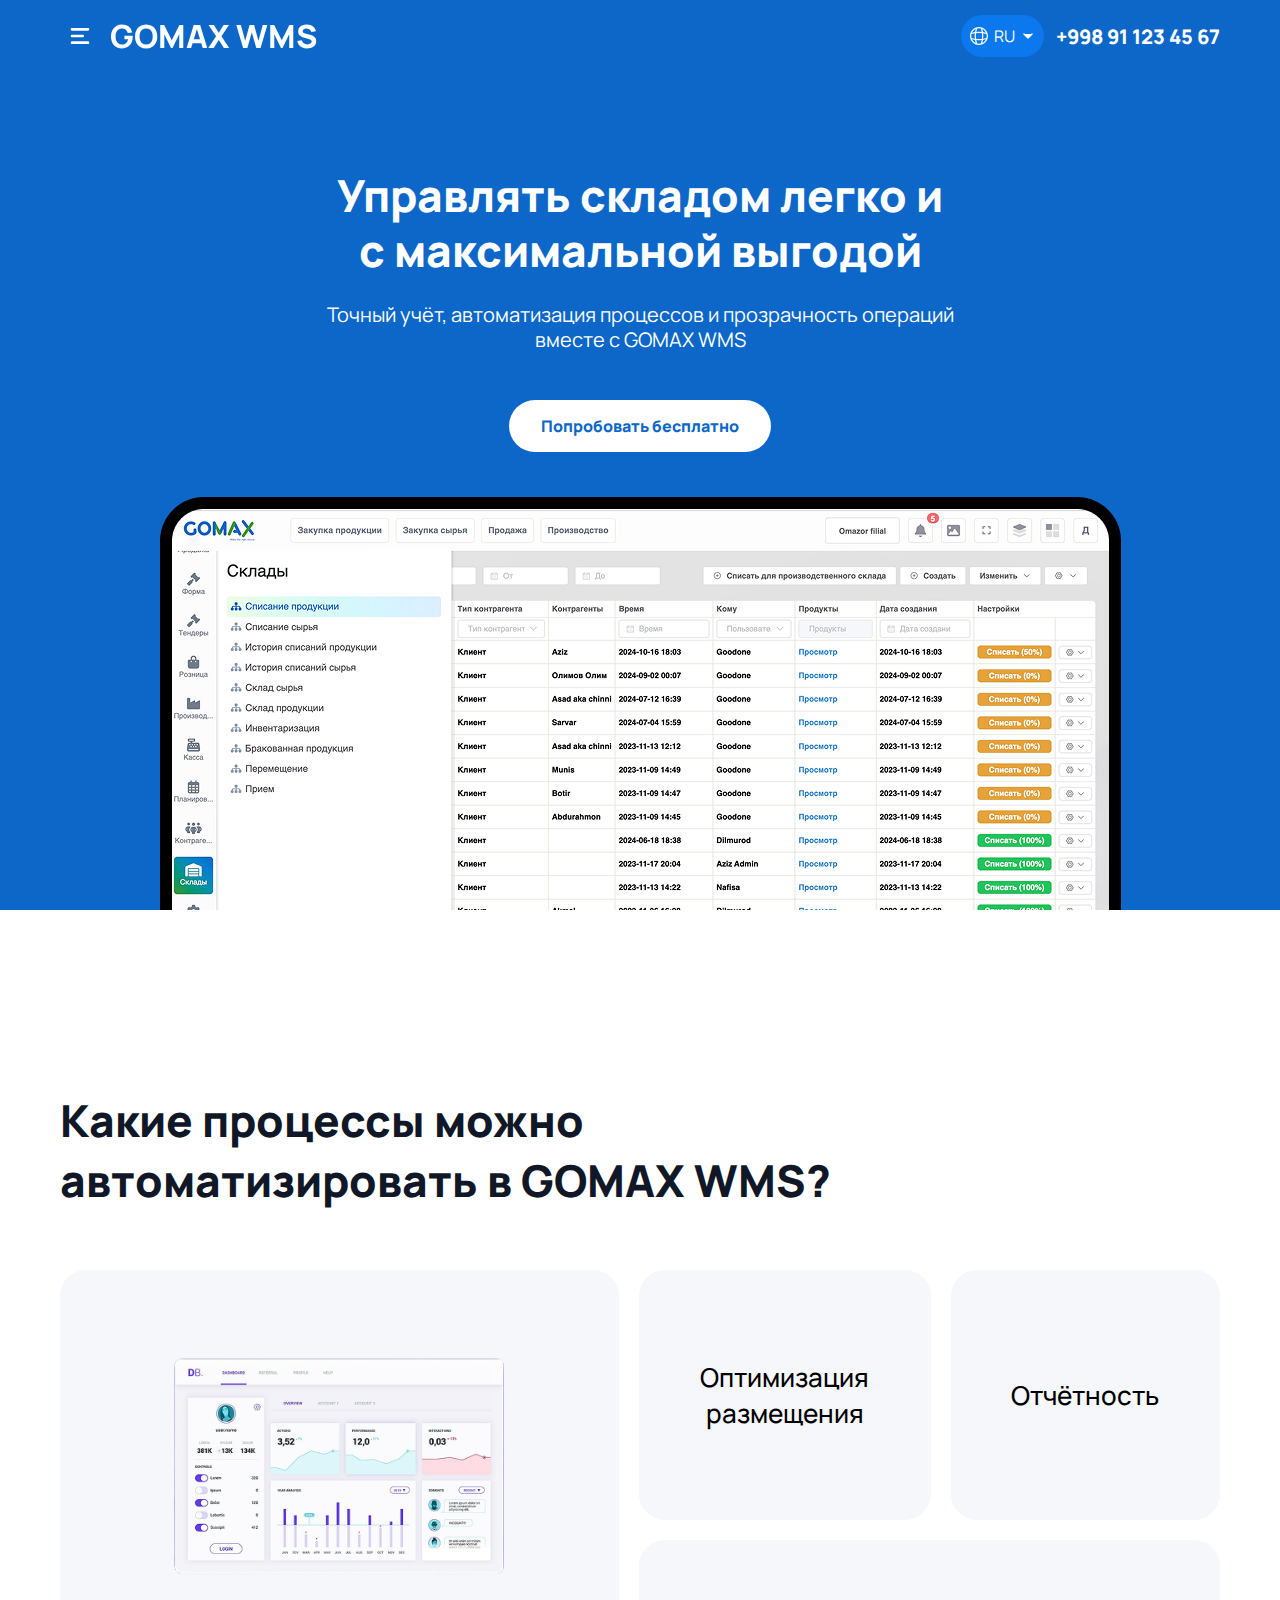
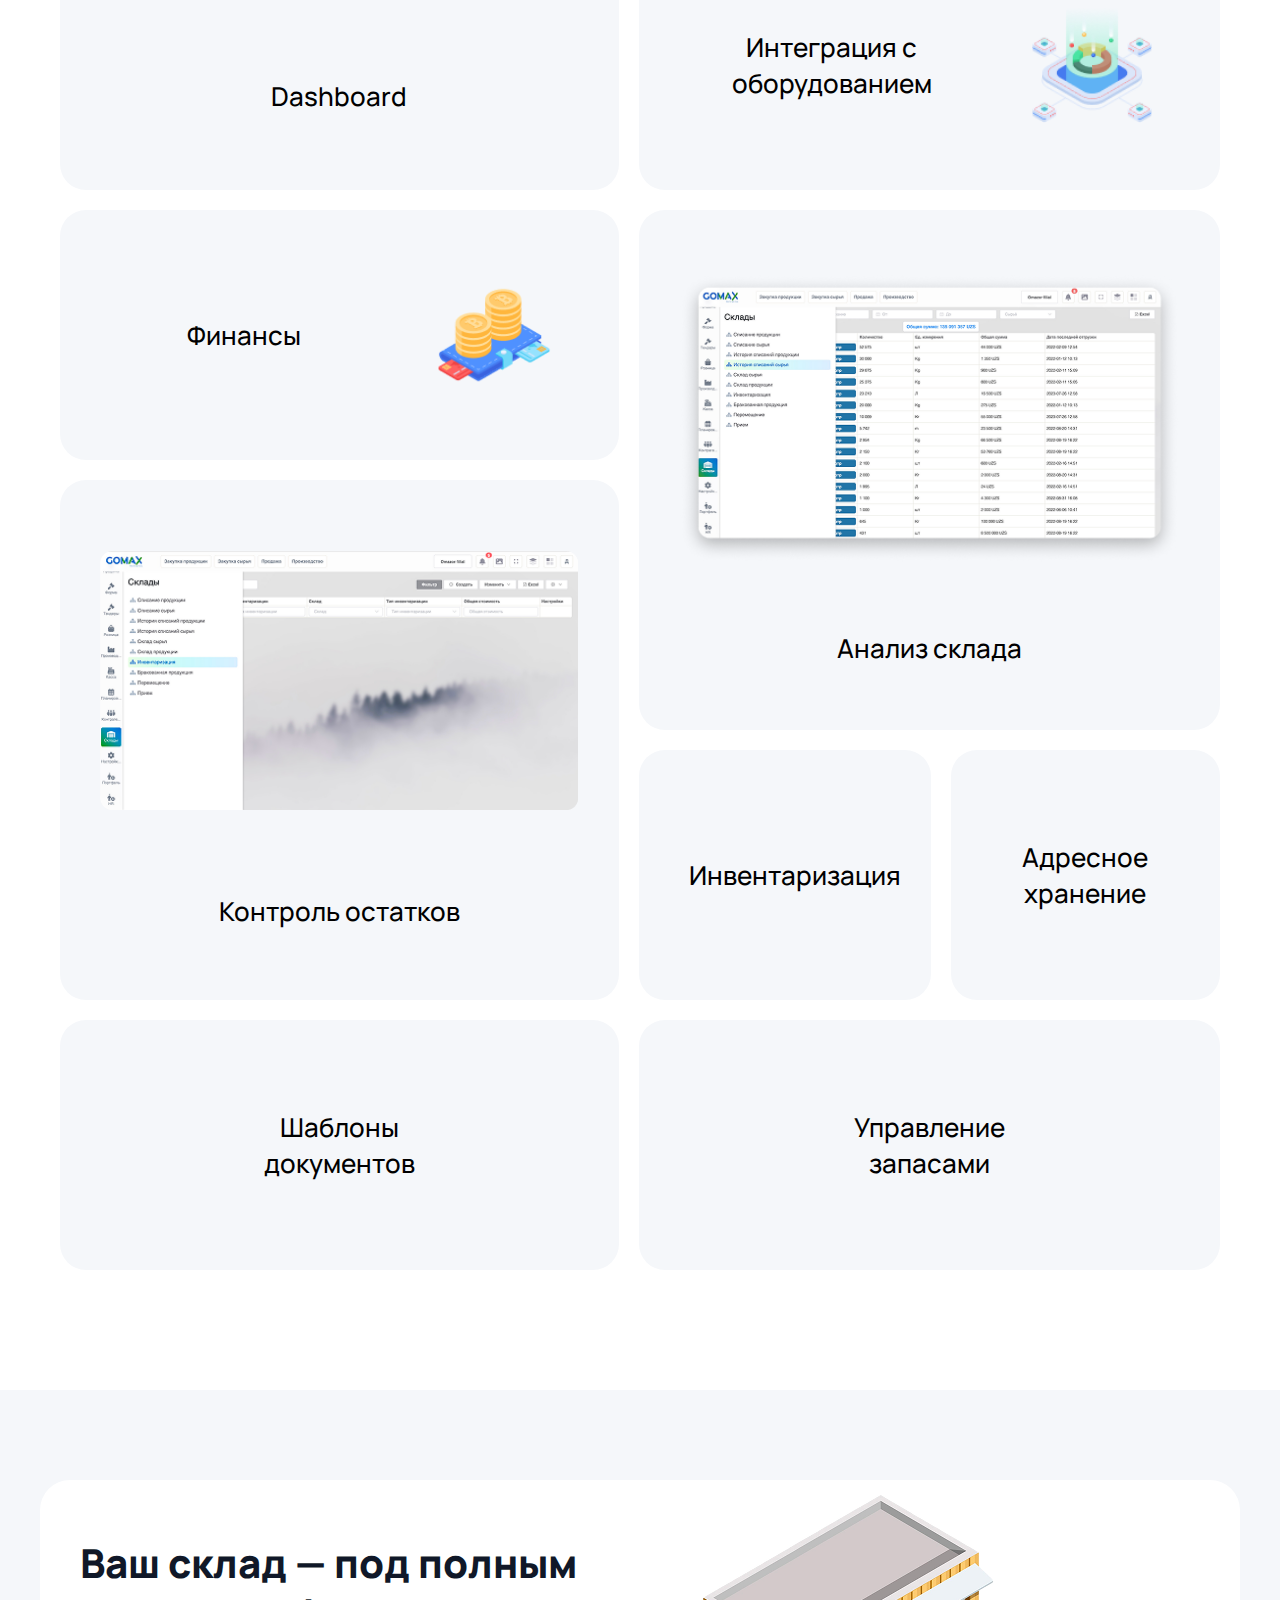
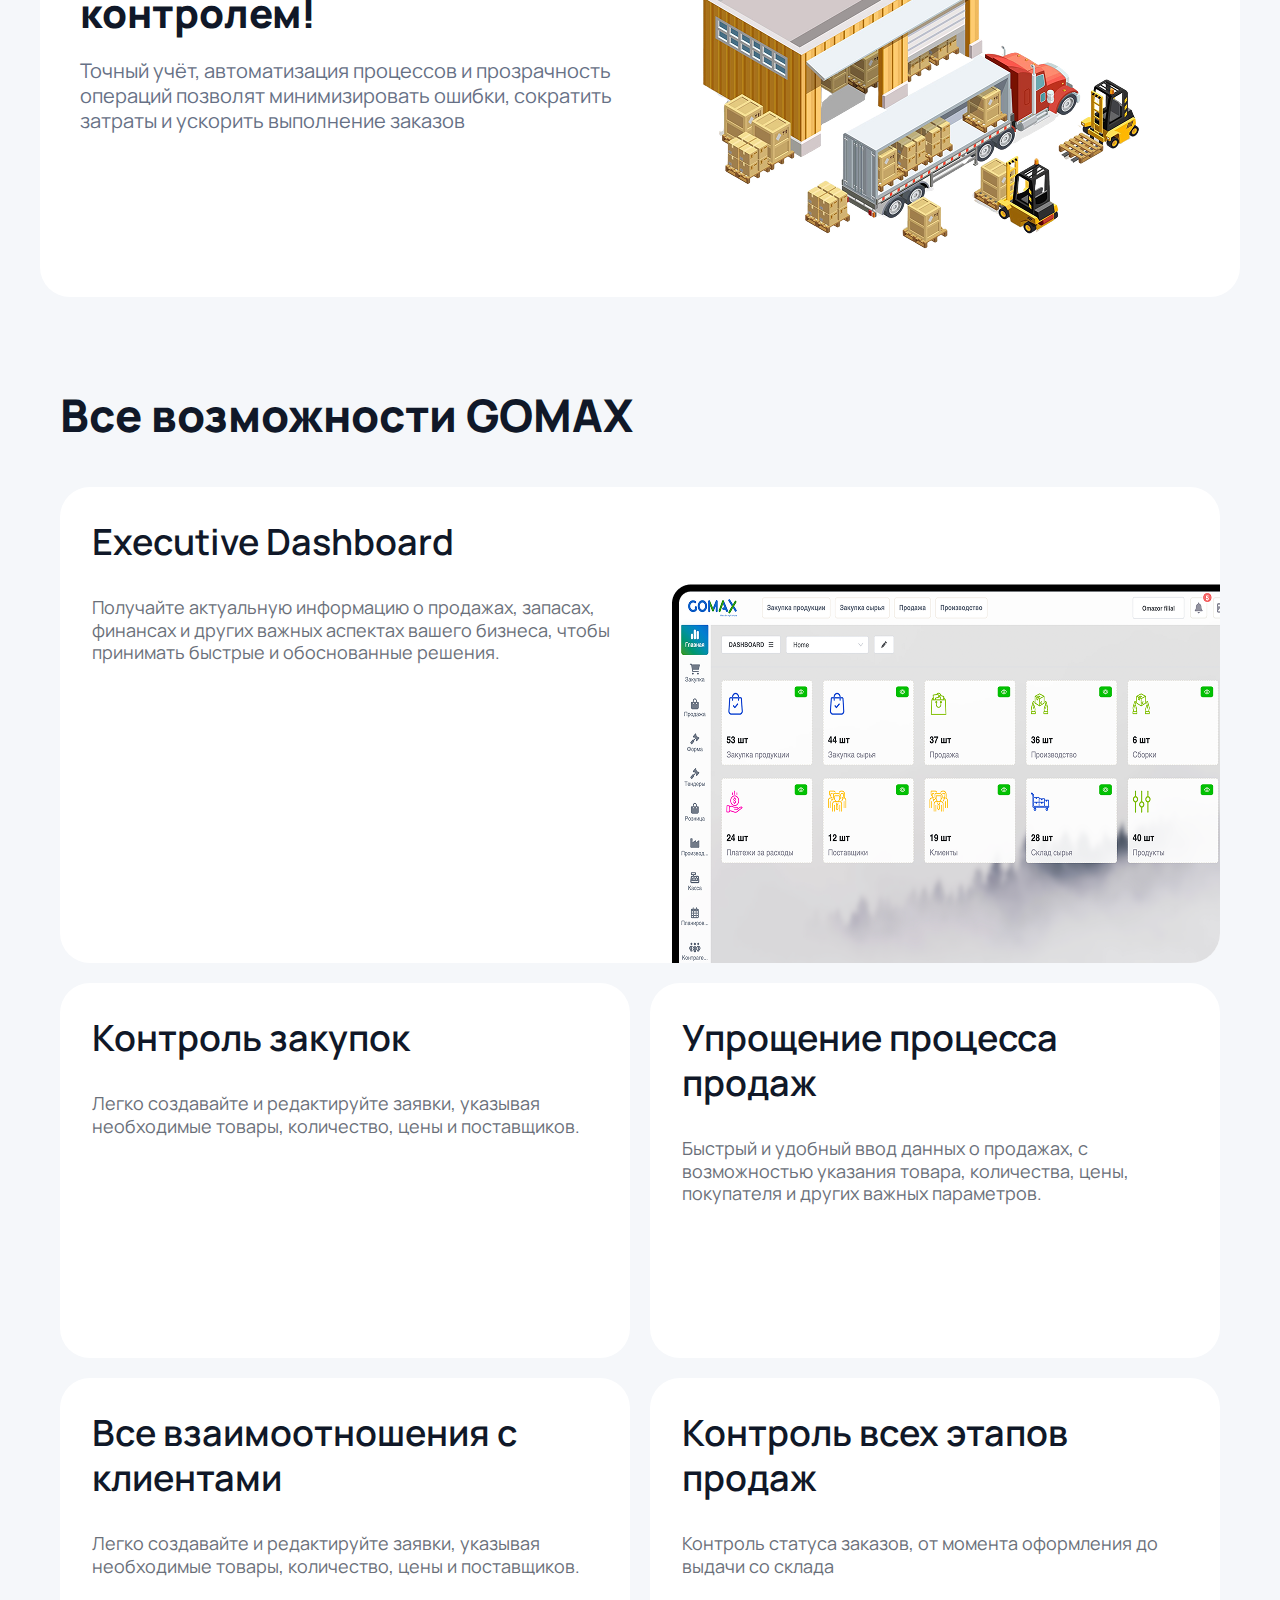
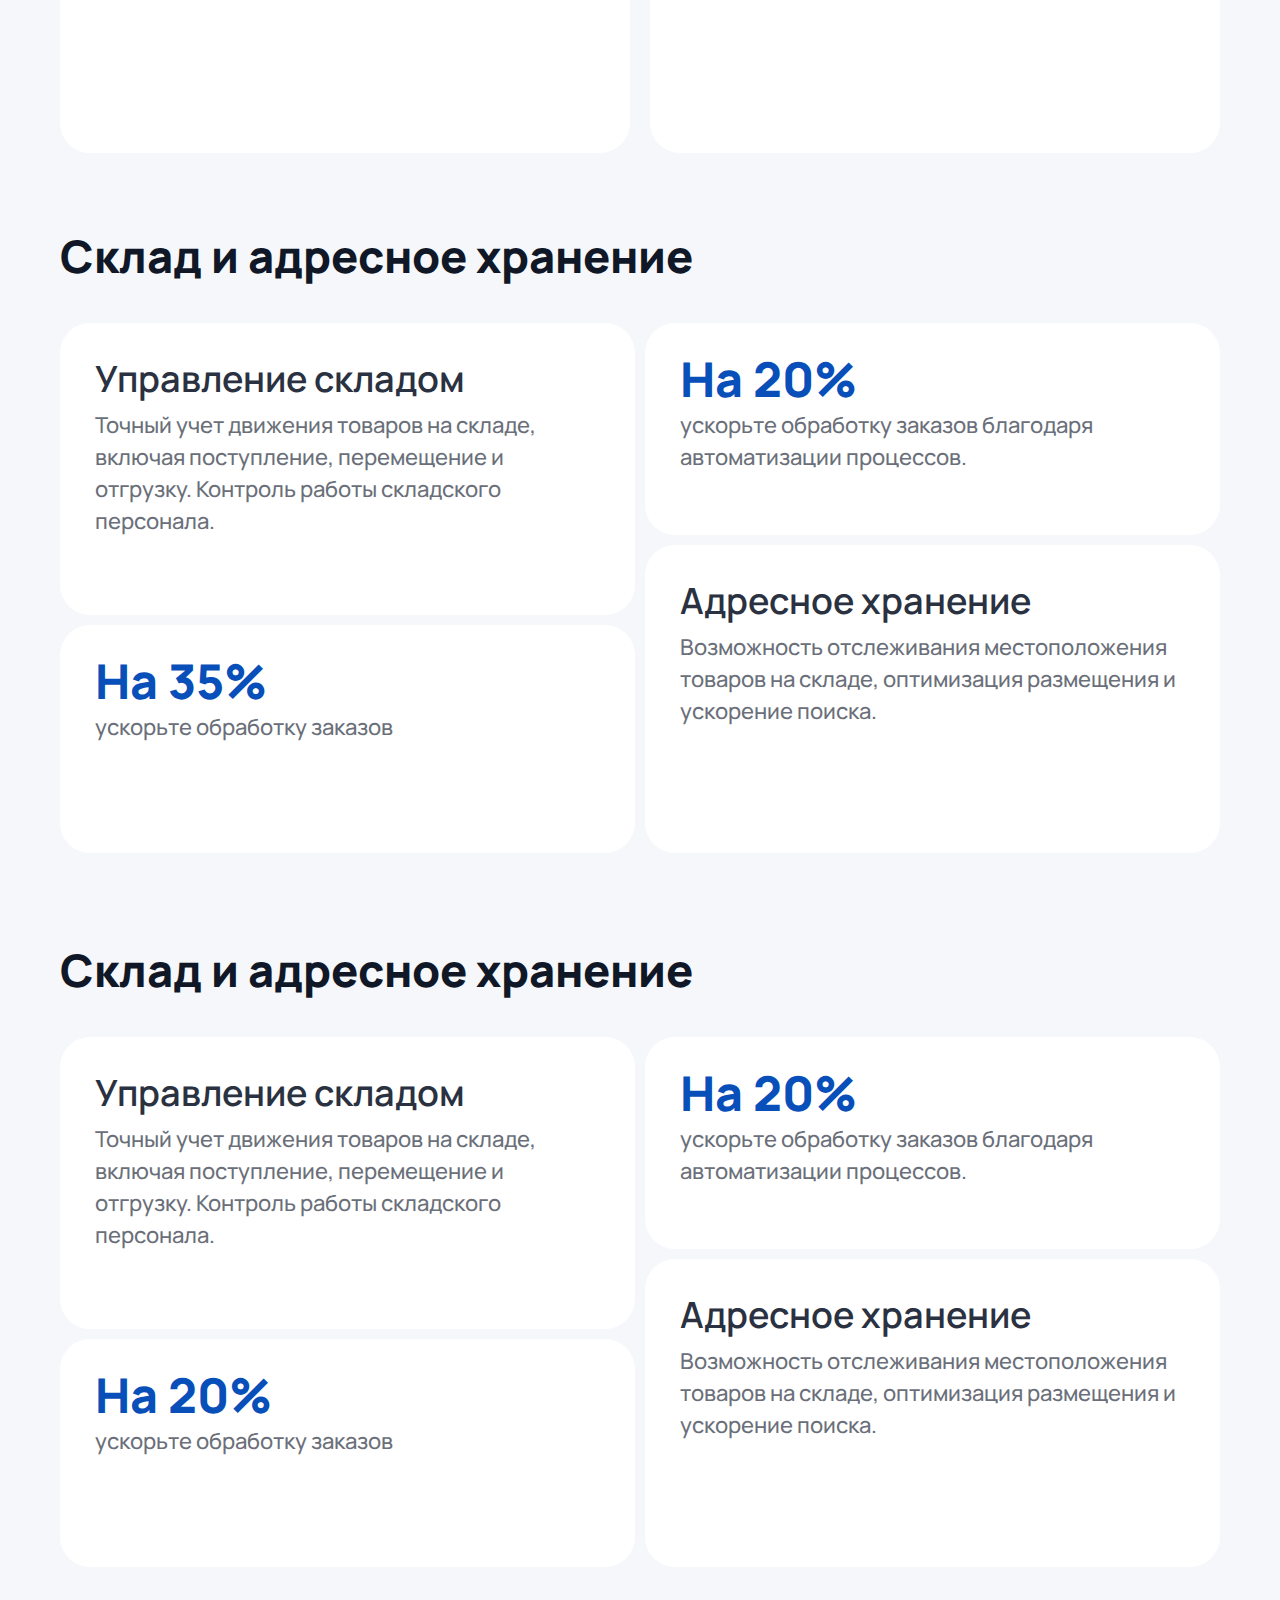
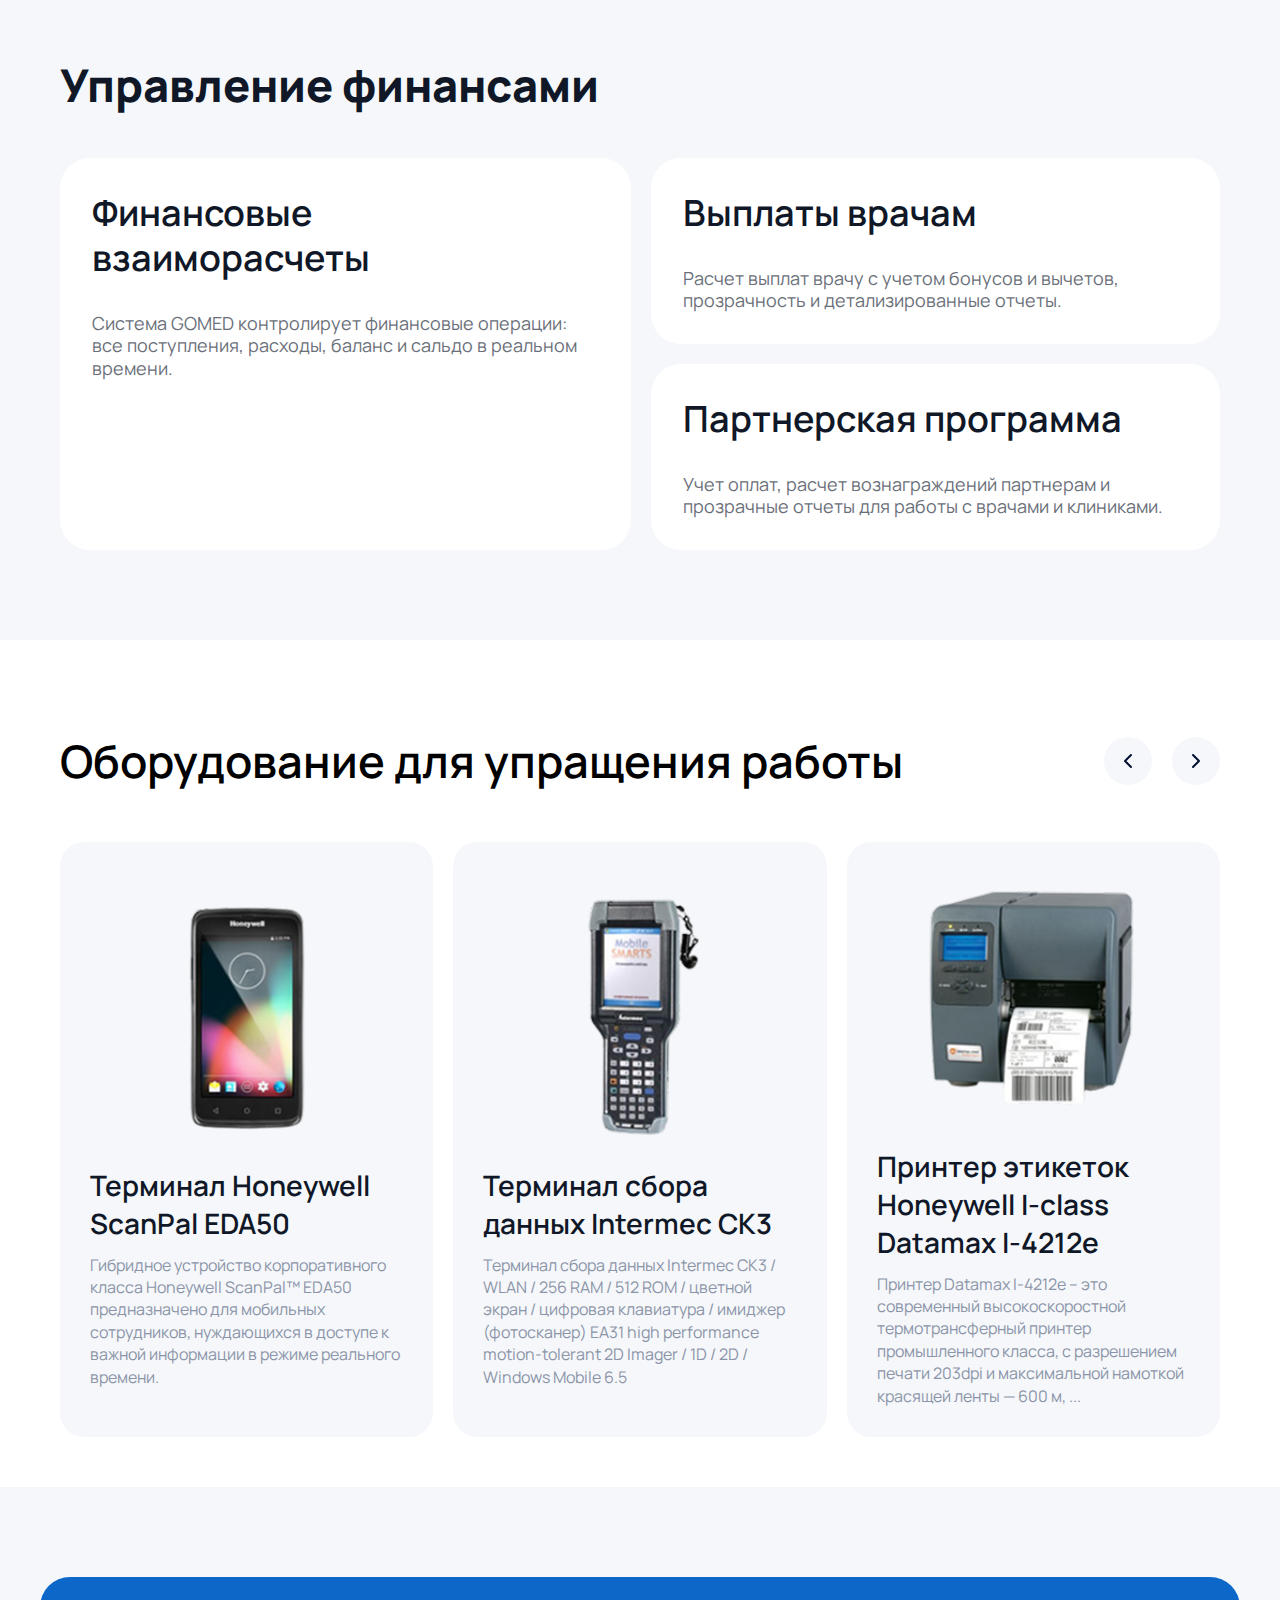
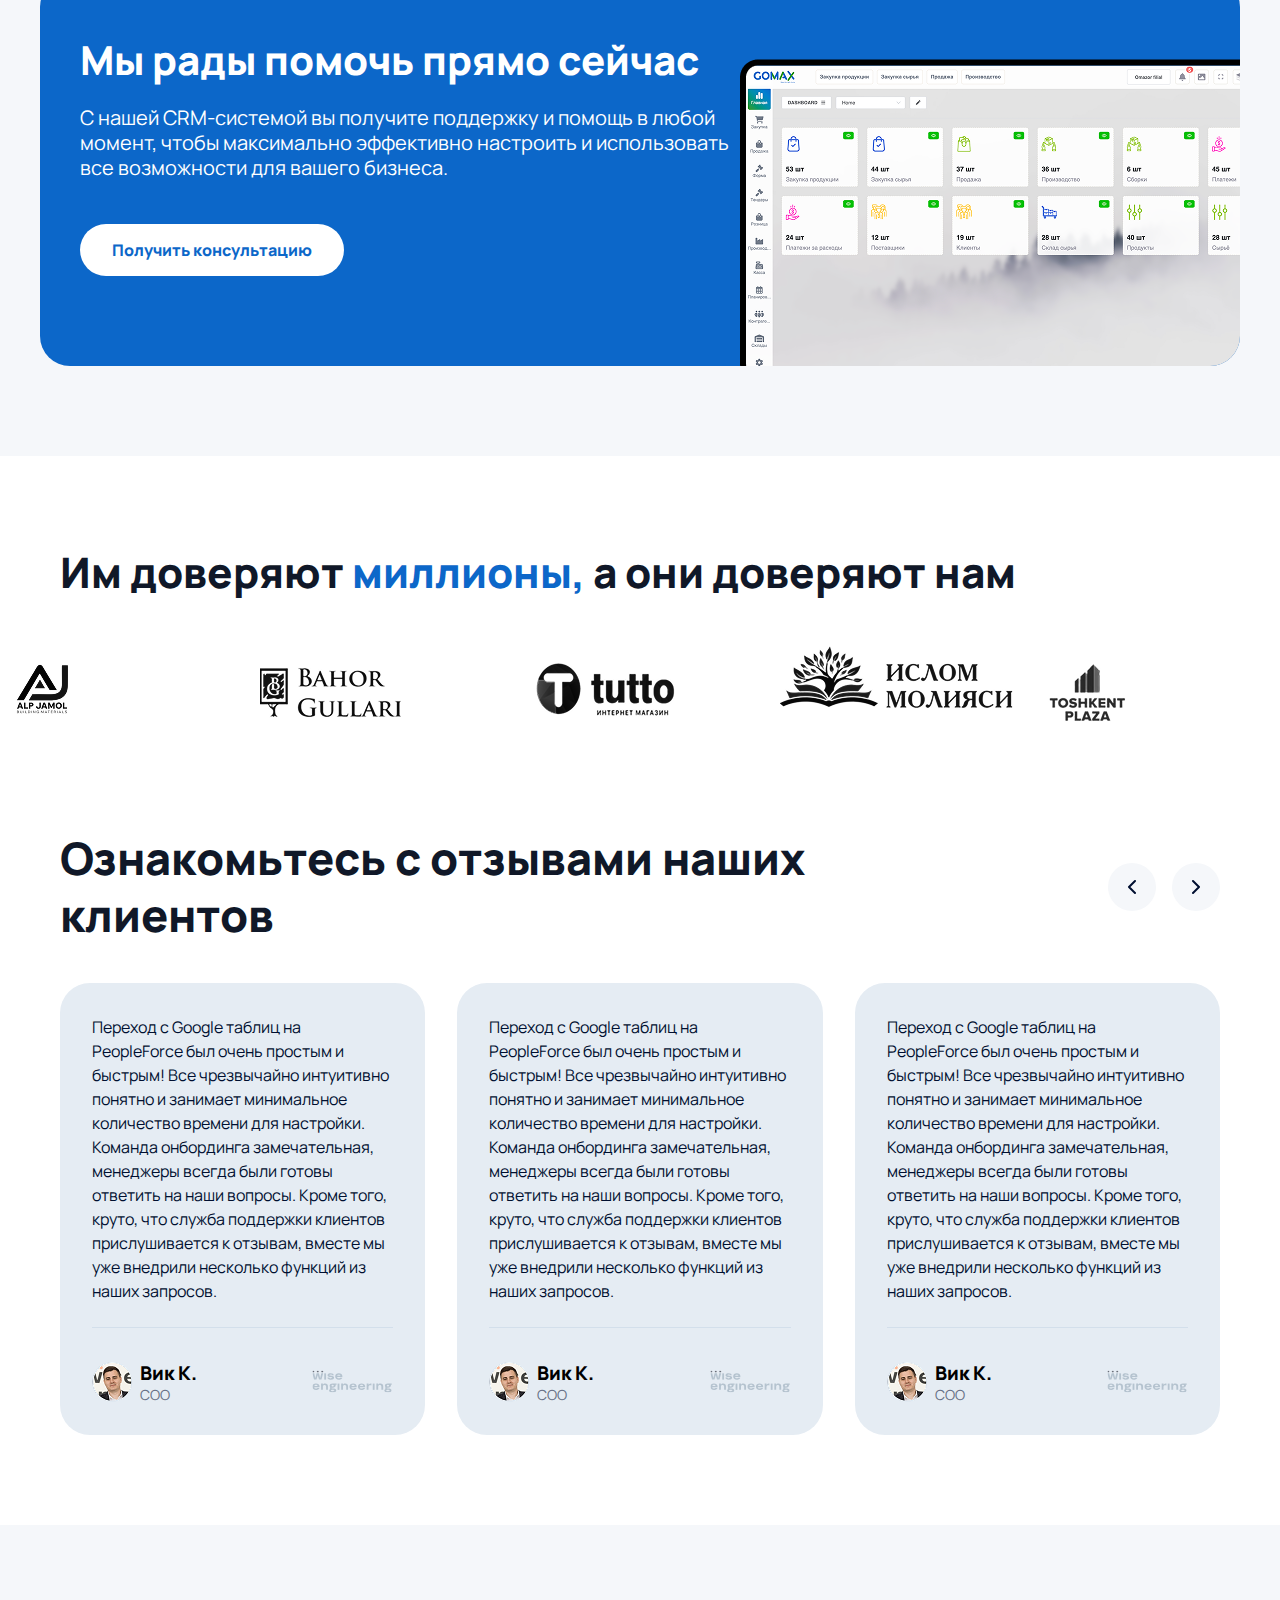
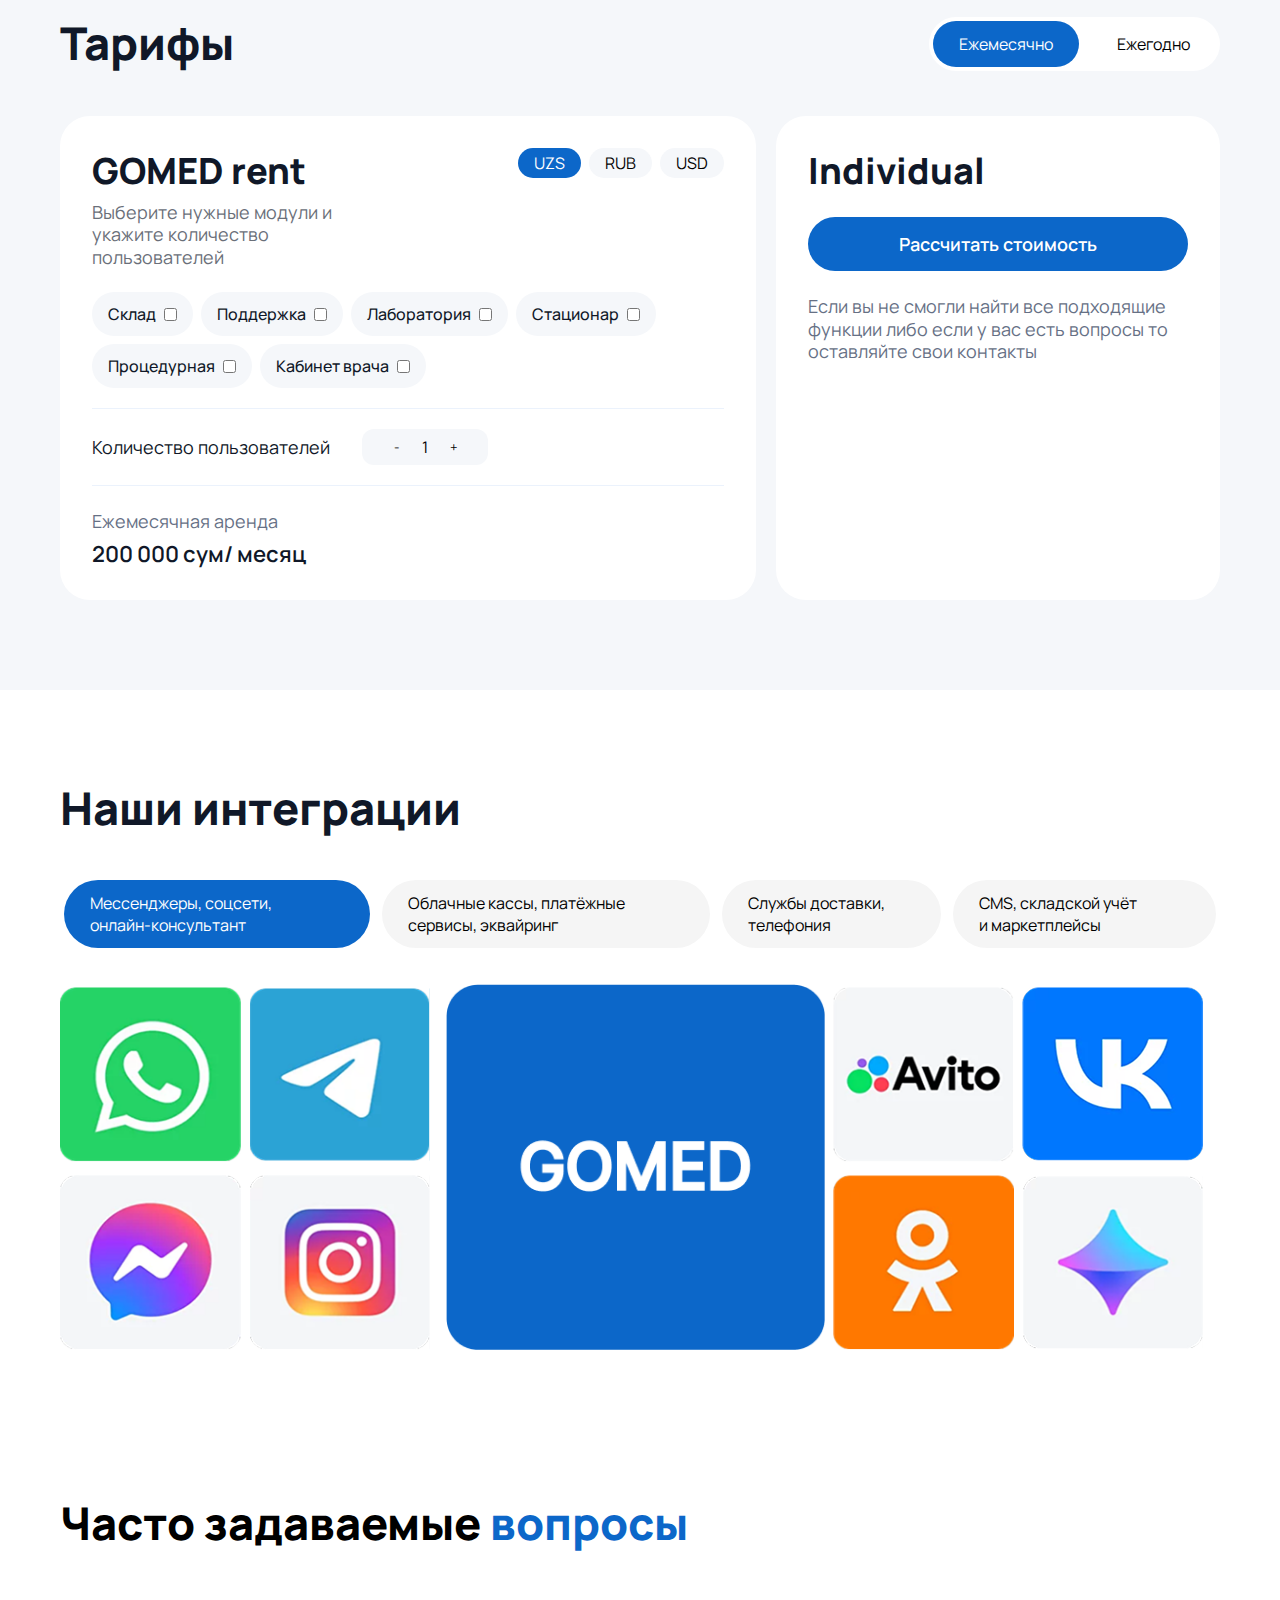
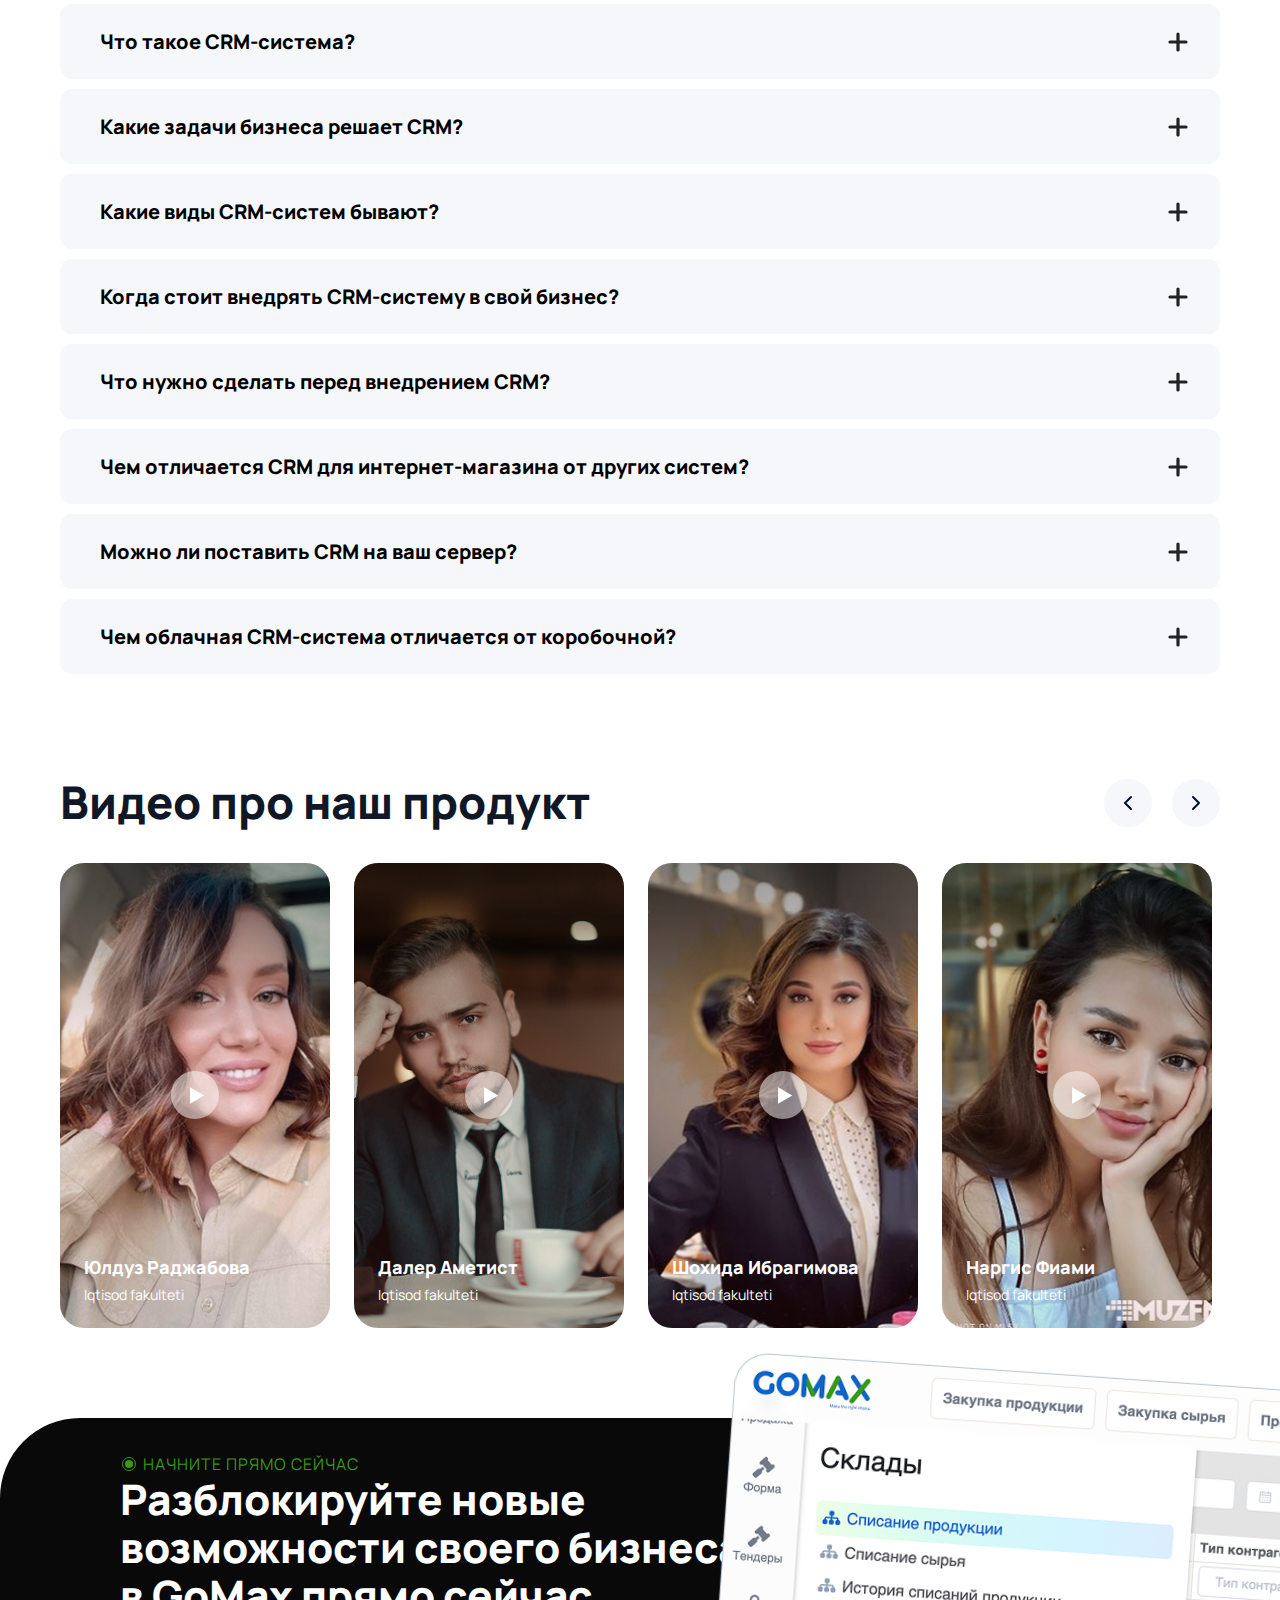
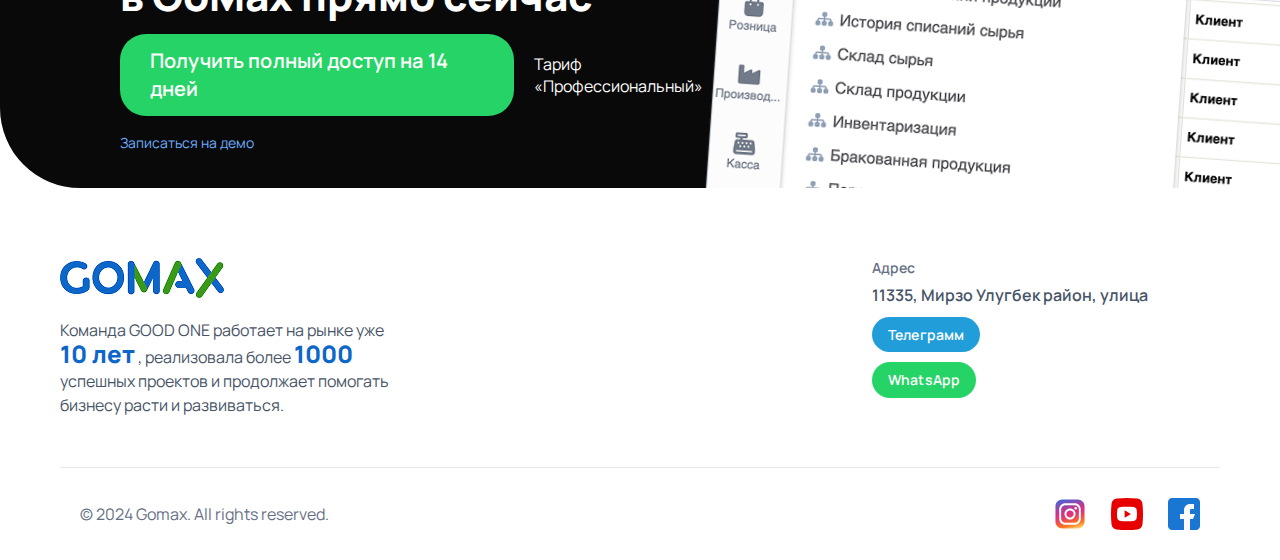
<file: pages/wms.html>
<!DOCTYPE html>
<html lang="en">
  <head>
    <meta charset="UTF-8" />
    <link
      rel="stylesheet"
      href="/assets/css/wws/wws.css" />
    <link
      rel="stylesheet"
      href="/assets/css/global/swiper-bundle.min.css" />
    <meta
      name="viewport"
      content="width=device-width, initial-scale=1.0" />
    <title>WMS</title>
  </head>
  <body>
    <header class="header gomed">
      <div class="header__container container">
        <div class="header__logo">
          <button class="header__burger-btn">
            <img
              class="header__burger-open"
              src="/assets/icons/burger.svg"
              alt="" />
            <img
              class="header__burger-close"
              src="/assets/icons/remove.svg"
              alt="" />
          </button>
          <a href="/index.html">GOMAX WMS</a>
        </div>

        <div class="header__actions">
          <div class="header__lang">
            <img
              src="/assets/icons/lang.svg"
              alt="" />
            <span>RU</span>
            <span>
              <img
                src="/assets/icons/chevron-down.svg"
                alt="" />
            </span>
          </div>

          <a
            class="header__phone"
            href="tel:+998911234567">
            +998 91 123 45 67
          </a>
        </div>
      </div>
    </header>

    <div class="nav__overlay">
      <div class="nav__overlay-container">
        <div class="header__nav-modules">
          <a
            class="header__nav-module"
            href="/pages/gomed.html">
            <h3>GOMED</h3>
            <p>автоматизация медицинских учреждений</p>
            <div class="header__nav-module-img">
              <img
                src="/assets/icons/gomed-icon.svg"
                alt="" />
            </div>
          </a>
          <a
            class="header__nav-module"
            href="/index.html">
            <h3>GOMAX</h3>
            <p>производственная автоматизация</p>
            <div class="header__nav-module-img">
              <img
                src="/assets/icons/gomax-icon.svg"
                alt="" />
            </div>
          </a>
          <a
            class="header__nav-module"
            href="/pages/retail.html">
            <h3>RETAIL</h3>
            <p>система учета магазина на основе GOMAX</p>
            <div class="header__nav-module-img">
              <img
                src="/assets/icons/retail-icon.svg"
                alt="" />
            </div>
          </a>
          <a
            class="header__nav-module"
            href="/pages/wms.html">
            <h3>WMS</h3>
            <p>складской учет на основе GOMAX</p>
            <div class="header__nav-module-img">
              <img
                src="/assets/icons/wms-icon.svg"
                alt="" />
            </div>
          </a>
          <a
            class="header__nav-module"
            href="/pages/gohouse.html">
            <h3>GoHouse</h3>
            <p>для ведения учета и процесса постпродажи новостроек</p>
            <div class="header__nav-module-img">
              <img
                src="/assets/icons/gohouse-icon.svg"
                alt="" />
            </div>
          </a>
          <a
            class="header__nav-module"
            href="/pages/construction.html">
            <h3>Qurilish</h3>
            <p>для ведения учет строительства</p>
            <div class="header__nav-module-img">
              <img
                src="/assets/icons/contructor-icon.svg"
                alt="" />
            </div>
          </a>
          <a
            class="header__nav-module"
            href="/pages/gohr.html">
            <h3>GOHR</h3>
            <p>автоматизация кадрового отдела</p>
            <div class="header__nav-module-img">
              <img
                src="/assets/icons/gohr-icon.svg"
                alt="" />
            </div>
          </a>
          <a
            class="header__nav-module"
            href="/pages/cargo.html">
            <h3>CARGO</h3>
            <p>Комплексное решение для логистики</p>
            <div class="header__nav-module-img">
              <img
                src="/assets/icons/cargo-icon.svg"
                alt="" />
            </div>
          </a>
        </div>
      </div>
    </div>

    <main class="main">
      <section class="hero">
        <div class="hero__container container">
          <div class="hero__desc">
            <h1>Управлять складом легко и с максимальной выгодой</h1>
            <p>Точный учёт, автоматизация процессов и прозрачность операций вместе с GOMAX WMS</p>

            <button class="main__btn">Попробовать бесплатно</button>
          </div>

          <div class="hero__img">
            <img
              src="/assets/images/wws-hero.png"
              alt="" />
          </div>
        </div>
      </section>

      <section class="basics">
        <div class="basics__content container">
          <h1 class="basics__title">Какие процессы можно автоматизировать в GOMAX WMS?</h1>
          <div class="basics__list">
            <div class="basicitem bt-big">
              <img
                class="basicitem__image"
                src="/assets/images/ws-basis1.png"
                alt="image" />
              <h3 class="basicitem__label">Dashboard</h3>
            </div>
            <div class="basicitem">
              <h3 class="basicitem__label">Оптимизация размещения</h3>
            </div>
            <div class="basicitem">
              <h3 class="basicitem__label">Отчётность</h3>
            </div>
            <div class="basicitem bt-med">
              <h3 class="basicitem__label">Интеграция с оборудованием</h3>
              <img
                class="basicitem__icon"
                src="/assets/images/ws-basis2.png"
                alt="image" />
            </div>
            <div class="basicitem bt-med">
              <h3 class="basicitem__label">Финансы</h3>
              <img
                class="basicitem__icon"
                src="/assets/images/ws-basis3.png"
                alt="image" />
            </div>
            <div class="basicitem bt-big">
              <img
                class="basicitem__image"
                src="/assets/images/ws-basis4.png"
                alt="image" />
              <h3 class="basicitem__label">Анализ склада</h3>
            </div>
            <div class="basicitem bt-big">
              <img
                class="basicitem__image"
                src="/assets/images/ws-basis5.png"
                alt="image" />
              <h3 class="basicitem__label">Контроль остатков</h3>
            </div>
            <div class="basicitem">
              <h3 class="basicitem__label">Инвентаризация</h3>
            </div>
            <div class="basicitem">
              <h3 class="basicitem__label">Адресное хранение</h3>
            </div>
            <div class="basicitem bt-med">
              <h3 class="basicitem__label">Шаблоны документов</h3>
            </div>
            <div class="basicitem bt-med">
              <h3 class="basicitem__label">Управление запасами</h3>
            </div>
          </div>
        </div>
      </section>

      <section class="banner">
        <div class="banner__content container">
          <div class="banner__desc">
            <h2>Ваш склад — под полным контролем!</h2>
            <p>Точный учёт, автоматизация процессов и прозрачность операций позволят минимизировать ошибки, сократить затраты и ускорить выполнение заказов</p>
          </div>

          <div class="banner__img">
            <img
              src="/assets/images/wws-banner.png"
              alt="" />
          </div>
        </div>
      </section>

      <section class="opportunities">
        <div class="container opportunities__container">
          <h2>Все возможности GOMAX</h2>

          <div class="opportunities__list">
            <div class="opportunities__solo-box">
              <div class="opportunities__solo-desc">
                <h3>Executive Dashboard</h3>

                <p>Получайте актуальную информацию о продажах, запасах, финансах и других важных аспектах вашего бизнеса, чтобы принимать быстрые и обоснованные решения.</p>
              </div>

              <div class="opportunities__solo-img">
                <img
                  src="/assets/images/rl-opportunities1.png"
                  alt="" />
              </div>
              <button class="maximize__btn">
                <img
                  src="/assets/icons/maximize.svg"
                  alt="" />
              </button>
            </div>

            <div class="opportunities__duo-box">
              <div class="opportunities__box">
                <div class="opportunities__box-desc">
                  <h3>Контроль закупок</h3>
                  <p>Легко создавайте и редактируйте заявки, указывая необходимые товары, количество, цены и поставщиков.</p>
                </div>
                <button class="maximize__btn">
                  <img
                    src="/assets/icons/maximize.svg"
                    alt="" />
                </button>
              </div>
              <div class="opportunities__box">
                <div class="opportunities__box-desc">
                  <h3>Упрощение процесса продаж</h3>
                  <p>Быстрый и удобный ввод данных о продажах, с возможностью указания товара, количества, цены, покупателя и других важных параметров.</p>
                </div>

                <button class="maximize__btn">
                  <img
                    src="/assets/icons/maximize.svg"
                    alt="" />
                </button>
              </div>
            </div>
            <div class="opportunities__duo-box">
              <div class="opportunities__box">
                <div class="opportunities__box-desc">
                  <h3>Все взаимоотношения с клиентами</h3>
                  <p>Легко создавайте и редактируйте заявки, указывая необходимые товары, количество, цены и поставщиков.</p>
                </div>
                <button class="maximize__btn">
                  <img
                    src="/assets/icons/maximize.svg"
                    alt="" />
                </button>
              </div>
              <div class="opportunities__box">
                <div class="opportunities__box-desc">
                  <h3>Контроль всех этапов продаж</h3>
                  <p>Контроль статуса заказов, от момента оформления до выдачи со склада</p>
                </div>

                <button class="maximize__btn">
                  <img
                    src="/assets/icons/maximize.svg"
                    alt="" />
                </button>
              </div>
            </div>
          </div>
        </div>
      </section>

      <section class="communication">
        <div class="communication__content container">
          <h1 class="communication__title">Склад и адресное хранение</h1>

          <div class="communication__list">
            <div class="communicard">
              <h3 class="communicard__title">Управление складом</h3>
              <p class="communicard__desc">Точный учет движения товаров на складе, включая поступление, перемещение и отгрузку. Контроль работы складского персонала.</p>

              <button class="maximize__btn">
                <img
                  src="/assets/icons/maximize.svg"
                  alt="" />
              </button>
            </div>
            <div class="communicard">
              <h3 class="communicard__title cm-blue">На 35%</h3>
              <p class="communicard__desc">ускорьте обработку заказов</p>
            </div>
            <div class="communicard">
              <h3 class="communicard__title cm-blue">На 20%</h3>
              <p class="communicard__desc">ускорьте обработку заказов благодаря автоматизации процессов.</p>
            </div>

            <div class="communicard">
              <h3 class="communicard__title">Адресное хранение</h3>
              <p class="communicard__desc">Возможность отслеживания местоположения товаров на складе, оптимизация размещения и ускорение поиска.</p>

              <button class="maximize__btn">
                <img
                  src="/assets/icons/maximize.svg"
                  alt="" />
              </button>
            </div>
          </div>
        </div>
      </section>

      <section class="communication">
        <div class="communication__content container">
          <h1 class="communication__title">Склад и адресное хранение</h1>

          <div class="communication__list">
            <div class="communicard">
              <h3 class="communicard__title">Управление складом</h3>
              <p class="communicard__desc">Точный учет движения товаров на складе, включая поступление, перемещение и отгрузку. Контроль работы складского персонала.</p>

              <button class="maximize__btn">
                <img
                  src="/assets/icons/maximize.svg"
                  alt="" />
              </button>
            </div>
            <div class="communicard">
              <h3 class="communicard__title cm-blue">На 20%</h3>
              <p class="communicard__desc">ускорьте обработку заказов</p>
            </div>
            <div class="communicard">
              <h3 class="communicard__title cm-blue">На 20%</h3>
              <p class="communicard__desc">ускорьте обработку заказов благодаря автоматизации процессов.</p>
            </div>

            <div class="communicard">
              <h3 class="communicard__title">Адресное хранение</h3>
              <p class="communicard__desc">Возможность отслеживания местоположения товаров на складе, оптимизация размещения и ускорение поиска.</p>

              <button class="maximize__btn">
                <img
                  src="/assets/icons/maximize.svg"
                  alt="" />
              </button>
            </div>
          </div>
        </div>
      </section>

      <section class="finance">
        <div class="finance__container container">
          <h2>Управление финансами</h2>

          <div class="finance__content">
            <div class="finance__solo-box">
              <h3>Финансовые взаиморасчеты</h3>
              <p>Система GOMED контролирует финансовые операции: все поступления, расходы, баланс и сальдо в реальном времени.</p>

              <button class="maximize__btn">
                <img
                  src="/assets/icons/maximize.svg"
                  alt="" />
              </button>
            </div>

            <div class="finance__duo-box">
              <div class="finance__box">
                <h3>Выплаты врачам</h3>
                <p>Расчет выплат врачу с учетом бонусов и вычетов, прозрачность и детализированные отчеты.</p>
                <button class="maximize__btn">
                  <img
                    src="/assets/icons/maximize.svg"
                    alt="" />
                </button>
              </div>
              <div class="finance__box">
                <h3>Партнерская программа</h3>
                <p>Учет оплат, расчет вознаграждений партнерам и прозрачные отчеты для работы с врачами и клиниками.</p>
                <button class="maximize__btn">
                  <img
                    src="/assets/icons/maximize.svg"
                    alt="" />
                </button>
              </div>
            </div>
          </div>
        </div>
      </section>

      <section class="devices">
        <div class="devices__content container">
          <div class="devices__header">
            <h1 class="devices__title">Оборудование для упращения работы</h1>
            <div class="devices__slider-btns">
              <button class="devices__slider-btn devices__slider-btn--prev">
                <img
                  src="/assets/icons/arrow-left.svg"
                  alt="" />
              </button>
              <button class="devices__slider-btn devices__slider-btn--next">
                <img
                  src="/assets/icons/arrow-right.svg"
                  alt="" />
              </button>
            </div>
          </div>
          <div class="devices__list">
            <div class="devicecard">
              <img
                class="devicecard__image"
                src="/assets/images/retail-device1.png"
                alt="device image" />
              <h3 class="devicecard__label">Терминал Honeywell ScanPal EDA50</h3>
              <span class="devicecard__desc">Гибридное устройство корпоративного класса Honeywell ScanPal™ EDA50 предназначено для мобильных сотрудников, нуждающихся в доступе к важной информации в режиме реального времени. </span>
            </div>
            <div class="devicecard">
              <img
                class="devicecard__image"
                src="/assets/images/retail-device2.png"
                alt="device image" />
              <h3 class="devicecard__label">Терминал сбора данных Intermec CK3</h3>
              <span class="devicecard__desc">Терминал сбора данных Intermec CK3 / WLAN / 256 RAM / 512 ROM / цветной экран / цифровая клавиатура / имиджер (фотосканер) EA31 high performance motion-tolerant 2D Imager / 1D / 2D / Windows Mobile 6.5</span>
            </div>
            <div class="devicecard">
              <img
                class="devicecard__image"
                src="/assets/images/retail-device3.png"
                alt="device image" />
              <h3 class="devicecard__label">Принтер этикеток Honeywell I-class Datamax I-4212e</h3>
              <span class="devicecard__desc">Принтер Datamax I-4212e – это современный высокоскоростной термотрансферный принтер промышленного класса, с разрешением печати 203dpi и максимальной намоткой красящей ленты — 600 м, ...</span>
            </div>
          </div>
        </div>
      </section>

      <section class="banner help">
        <div class="banner__content container">
          <div class="banner__desc">
            <h2>Мы рады помочь прямо сейчас</h2>
            <p>С нашей CRM-системой вы получите поддержку и помощь в любой момент, чтобы максимально эффективно настроить и использовать все возможности для вашего бизнеса.</p>

            <button class="main__btn">Получить консультацию</button>
          </div>

          <div class="banner__img">
            <img
              src="/assets/images/retail-banner-help.png"
              alt="" />
          </div>
        </div>
      </section>

      <section class="trust">
        <div class="container">
          <h2>
            Им доверяют
            <span>миллионы,</span>
            а они доверяют нам
          </h2>
        </div>

        <div class="gmx-swiper swiper">
          <div class="swiper-wrapper">
            <div class="swiper-slide partners__item">
              <img
                src="/assets/images/partner1.png"
                alt="" />
            </div>
            <div class="swiper-slide partners__item">
              <img
                src="/assets/images/partner2.png"
                alt="" />
            </div>
            <div class="swiper-slide partners__item">
              <img
                src="/assets/images/partner3.png"
                alt="" />
            </div>
            <div class="swiper-slide partners__item">
              <img
                src="/assets/images/partner4.png"
                alt="" />
            </div>
            <div class="swiper-slide partners__item">
              <img
                src="/assets/images/partner5.png"
                alt="" />
            </div>
            <div class="swiper-slide partners__item">
              <img
                src="/assets/images/partner6.png"
                alt="" />
            </div>
            <div class="swiper-slide partners__item">
              <img
                src="/assets/images/partner7.png"
                alt="" />
            </div>
            <div class="swiper-slide partners__item">
              <img
                src="/assets/images/partner8.png"
                alt="" />
            </div>
          </div>
        </div>
      </section>

      <section class="testimonials">
        <div class="container testimonials__container">
          <div class="testimonials__header">
            <h2>Ознакомьтесь с отзывами наших клиентов</h2>

            <div class="testimonials__slider-btns">
              <button class="testimonials__slider-btn">
                <img
                  src="/assets/icons/arrow-left.svg"
                  alt="" />
              </button>
              <button class="testimonials__slider-btn">
                <img
                  src="/assets/icons/arrow-right.svg"
                  alt="" />
              </button>
            </div>
          </div>

          <div class="testimonials__content">
            <div class="testimonials__content-item">
              <p>Переход с Google таблиц на PeopleForce был очень простым и быстрым! Все чрезвычайно интуитивно понятно и занимает минимальное количество времени для настройки. Команда онбординга замечательная, менеджеры всегда были готовы ответить на наши вопросы. Кроме того, круто, что служба поддержки клиентов прислушивается к отзывам, вместе мы уже внедрили несколько функций из наших запросов.</p>

              <div class="testimonials__content-user">
                <div class="testimonials__content-user-info">
                  <img
                    src="/assets/images/testimonial.png"
                    alt="" />
                  <div>
                    <h3>Вик К.</h3>
                    <p>COO</p>
                  </div>
                </div>

                <div class="testimonials__content-user-logo">
                  <img
                    src="/assets/icons/tesimonial-logo.svg"
                    alt="" />
                </div>
              </div>
            </div>
            <div class="testimonials__content-item">
              <p>Переход с Google таблиц на PeopleForce был очень простым и быстрым! Все чрезвычайно интуитивно понятно и занимает минимальное количество времени для настройки. Команда онбординга замечательная, менеджеры всегда были готовы ответить на наши вопросы. Кроме того, круто, что служба поддержки клиентов прислушивается к отзывам, вместе мы уже внедрили несколько функций из наших запросов.</p>

              <div class="testimonials__content-user">
                <div class="testimonials__content-user-info">
                  <img
                    src="/assets/images/testimonial.png"
                    alt="" />
                  <div>
                    <h3>Вик К.</h3>
                    <p>COO</p>
                  </div>
                </div>

                <div class="testimonials__content-user-logo">
                  <img
                    src="/assets/icons/tesimonial-logo.svg"
                    alt="" />
                </div>
              </div>
            </div>
            <div class="testimonials__content-item">
              <p>Переход с Google таблиц на PeopleForce был очень простым и быстрым! Все чрезвычайно интуитивно понятно и занимает минимальное количество времени для настройки. Команда онбординга замечательная, менеджеры всегда были готовы ответить на наши вопросы. Кроме того, круто, что служба поддержки клиентов прислушивается к отзывам, вместе мы уже внедрили несколько функций из наших запросов.</p>

              <div class="testimonials__content-user">
                <div class="testimonials__content-user-info">
                  <img
                    src="/assets/images/testimonial.png"
                    alt="" />
                  <div>
                    <h3>Вик К.</h3>
                    <p>COO</p>
                  </div>
                </div>

                <div class="testimonials__content-user-logo">
                  <img
                    src="/assets/icons/tesimonial-logo.svg"
                    alt="" />
                </div>
              </div>
            </div>
          </div>
        </div>
      </section>

      <section class="plans">
        <div class="container plans__container">
          <div class="plans__header">
            <h2>Тарифы</h2>

            <div class="plans__tab">
              <div class="plans__tab-item active">Ежемесячно</div>
              <div class="plans__tab-item">Ежегодно</div>
            </div>
          </div>
          <div class="plans__content">
            <div class="plans__content-info">
              <div class="plans__content-header">
                <div>
                  <h3>GOMED rent</h3>
                  <p>Выберите нужные модули и укажите количество пользователей</p>
                </div>
                <div class="plans__currencies">
                  <div class="plans__currencies-item active">UZS</div>
                  <div class="plans__currencies-item">RUB</div>
                  <div class="plans__currencies-item">USD</div>
                </div>
              </div>

              <div class="plans__content-items">
                <label>
                  Склад
                  <input
                    type="checkbox"
                    name="sklad"
                    id="" />
                </label>
                <label>
                  Поддержка
                  <input
                    type="checkbox"
                    name="support"
                    id="" />
                </label>
                <label>
                  Лаборатория
                  <input
                    type="checkbox"
                    name="lab"
                    id="" />
                </label>
                <label>
                  Стационар
                  <input
                    type="checkbox"
                    name="stationar"
                    id="" />
                </label>
                <label>
                  Процедурная
                  <input
                    type="checkbox"
                    name="procedural"
                    id="" />
                </label>
                <label>
                  Кабинет врача
                  <input
                    type="checkbox"
                    name="cabinet"
                    id="" />
                </label>
              </div>

              <div class="plans__content-users">
                <p>Количество пользователей</p>
                <div class="plans__content-users-count">
                  <button>-</button>
                  <span>1</span>
                  <button>+</button>
                </div>
              </div>

              <div class="plans__content-footer">
                <p>Ежемесячная аренда</p>
                <span>200 000 сум/ месяц</span>
              </div>
            </div>

            <div class="plans__content-calculate">
              <h3>Individual</h3>
              <button class="main__btn-primary">Рассчитать стоимость</button>
              <p>Если вы не смогли найти все подходящие функции либо если у вас есть вопросы то оставляйте свои контакты</p>
            </div>
          </div>
        </div>
      </section>

      <section class="integrations">
        <div class="container integrations__container">
          <h2>Наши интеграции</h2>

          <div class="integrations__tabs">
            <div class="integrations__tab active">Мессенджеры, соцсети, онлайн‑консультант</div>
            <div class="integrations__tab">Облачные кассы, платёжные сервисы, эквайринг</div>
            <div class="integrations__tab">Службы доставки, телефония</div>
            <div class="integrations__tab">CMS, складской учёт и маркетплейсы</div>
          </div>

          <div class="integrations__content">
            <div class="integrations-content__left">
              <img
                src="/assets/images/whatsup.png"
                alt="" />
              <img
                src="/assets/images/tg.png"
                alt="" />
              <img
                src="/assets/images/messanger.png"
                alt="" />
              <img
                src="/assets/images/instagram.png"
                alt="" />
            </div>

            <div class="integrations__content-middle">
              <img
                src="/assets/images/gomed.png"
                alt="" />
            </div>

            <div class="integrations-content__right">
              <img
                src="/assets/images/avito.png"
                alt="" />
              <img
                src="/assets/images/vk.png"
                alt="" />
              <img
                src="/assets/images/ok.png"
                alt="" />
              <img
                src="/assets/images/yuka.png"
                alt="" />
            </div>
          </div>
        </div>
      </section>

      <section class="faq">
        <div class="faq__content container">
          <h1 class="faq__title">
            Часто задаваемые
            <span>вопросы</span>
          </h1>
          <div class="faq__list">
            <div class="faqcard">
              <p class="faqcard__question">Что такое CRM-система?</p>
              <p class="faqcard__answer">Lorem ipsum dolor sit amet consectetur adipisicing elit. Dicta harum esse amet labore incidunt beatae quaerat, qui delectus error laboriosam voluptas? Id vitae deserunt animi officiis ea repudiandae perspiciatis ipsa praesentium, fugiat neque suscipit obcaecati veniam tempora similique nobis aliquid molestiae optio architecto, quasi, reiciendis alias temporibus! Hic, corporis excepturi.</p>
            </div>
            <div class="faqcard">
              <p class="faqcard__question">Какие задачи бизнеса решает CRM?</p>
              <p class="faqcard__answer">Lorem ipsum dolor sit amet consectetur adipisicing elit. Dicta harum esse amet labore incidunt beatae quaerat, qui delectus error laboriosam voluptas? Id vitae deserunt animi officiis ea repudiandae perspiciatis ipsa praesentium, fugiat neque suscipit obcaecati veniam tempora similique nobis aliquid molestiae optio architecto, quasi, reiciendis alias temporibus! Hic, corporis excepturi.</p>
            </div>
            <div class="faqcard">
              <p class="faqcard__question">Какие виды CRM-систем бывают?</p>
              <p class="faqcard__answer">Lorem ipsum dolor sit amet consectetur adipisicing elit. Dicta harum esse amet labore incidunt beatae quaerat, qui delectus error laboriosam voluptas? Id vitae deserunt animi officiis ea repudiandae perspiciatis ipsa praesentium, fugiat neque suscipit obcaecati veniam tempora similique nobis aliquid molestiae optio architecto, quasi, reiciendis alias temporibus! Hic, corporis excepturi.</p>
            </div>
            <div class="faqcard">
              <p class="faqcard__question">Когда стоит внедрять CRM-систему в свой бизнес?</p>
              <p class="faqcard__answer">Lorem ipsum dolor sit amet consectetur adipisicing elit. Dicta harum esse amet labore incidunt beatae quaerat, qui delectus error laboriosam voluptas? Id vitae deserunt animi officiis ea repudiandae perspiciatis ipsa praesentium, fugiat neque suscipit obcaecati veniam tempora similique nobis aliquid molestiae optio architecto, quasi, reiciendis alias temporibus! Hic, corporis excepturi.</p>
            </div>
            <div class="faqcard">
              <p class="faqcard__question">Что нужно сделать перед внедрением CRM?</p>
              <p class="faqcard__answer">Lorem ipsum dolor sit amet consectetur adipisicing elit. Dicta harum esse amet labore incidunt beatae quaerat, qui delectus error laboriosam voluptas? Id vitae deserunt animi officiis ea repudiandae perspiciatis ipsa praesentium, fugiat neque suscipit obcaecati veniam tempora similique nobis aliquid molestiae optio architecto, quasi, reiciendis alias temporibus! Hic, corporis excepturi.</p>
            </div>
            <div class="faqcard">
              <p class="faqcard__question">Чем отличается CRM для интернет-магазина от других систем?</p>
              <p class="faqcard__answer">Lorem ipsum dolor sit amet consectetur adipisicing elit. Dicta harum esse amet labore incidunt beatae quaerat, qui delectus error laboriosam voluptas? Id vitae deserunt animi officiis ea repudiandae perspiciatis ipsa praesentium, fugiat neque suscipit obcaecati veniam tempora similique nobis aliquid molestiae optio architecto, quasi, reiciendis alias temporibus! Hic, corporis excepturi.</p>
            </div>
            <div class="faqcard">
              <p class="faqcard__question">Можно ли поставить CRM на ваш сервер?</p>
              <p class="faqcard__answer">Lorem ipsum dolor sit amet consectetur adipisicing elit. Dicta harum esse amet labore incidunt beatae quaerat, qui delectus error laboriosam voluptas? Id vitae deserunt animi officiis ea repudiandae perspiciatis ipsa praesentium, fugiat neque suscipit obcaecati veniam tempora similique nobis aliquid molestiae optio architecto, quasi, reiciendis alias temporibus! Hic, corporis excepturi.</p>
            </div>
            <div class="faqcard">
              <p class="faqcard__question">Чем облачная CRM-система отличается от коробочной?</p>
              <p class="faqcard__answer">Lorem ipsum dolor sit amet consectetur adipisicing elit. Dicta harum esse amet labore incidunt beatae quaerat, qui delectus error laboriosam voluptas? Id vitae deserunt animi officiis ea repudiandae perspiciatis ipsa praesentium, fugiat neque suscipit obcaecati veniam tempora similique nobis aliquid molestiae optio architecto, quasi, reiciendis alias temporibus! Hic, corporis excepturi.</p>
            </div>
          </div>
        </div>
      </section>

      <section class="videos">
        <div class="container videos__container">
          <div class="videos__header">
            <h2>Видео про наш продукт</h2>
            <div class="videos__slider-btns">
              <button class="videos__slider-btn">
                <img
                  src="/assets/icons/arrow-left.svg"
                  alt="" />
              </button>
              <button class="videos__slider-btn">
                <img
                  src="/assets/icons/arrow-right.svg"
                  alt="" />
              </button>
            </div>
          </div>

          <div class="videos__content">
            <div class="videos__item">
              <div class="videos__item-img">
                <img
                  src="/assets/images/videos1.png"
                  alt="" />
              </div>
              <div class="videos__item-play">
                <img
                  src="/assets/icons/play.svg"
                  alt="" />
              </div>
              <div class="videos__item-desc">
                <h3>Юлдуз Раджабова</h3>
                <p>Iqtisod fakulteti</p>
              </div>
              <div class="videos-item-mask"></div>
            </div>
            <div class="videos__item">
              <div class="videos__item-img">
                <img
                  src="/assets/images/videos2.png"
                  alt="" />
              </div>
              <div class="videos__item-play">
                <img
                  src="/assets/icons/play.svg"
                  alt="" />
              </div>
              <div class="videos__item-desc">
                <h3>Далер Аметист</h3>
                <p>Iqtisod fakulteti</p>
              </div>
              <div class="videos-item-mask"></div>
            </div>
            <div class="videos__item">
              <div class="videos__item-img">
                <img
                  src="/assets/images/videos3.png"
                  alt="" />
              </div>
              <div class="videos__item-play">
                <img
                  src="/assets/icons/play.svg"
                  alt="" />
              </div>
              <div class="videos__item-desc">
                <h3>Шохида Ибрагимова</h3>
                <p>Iqtisod fakulteti</p>
              </div>
              <div class="videos-item-mask"></div>
            </div>
            <div class="videos__item">
              <div class="videos__item-img">
                <img
                  src="/assets/images/videos4.png"
                  alt="" />
              </div>
              <div class="videos__item-play">
                <img
                  src="/assets/icons/play.svg"
                  alt="" />
              </div>
              <div class="videos__item-desc">
                <h3>Наргис Фиами</h3>
                <p>Iqtisod fakulteti</p>
              </div>
              <div class="videos-item-mask"></div>
            </div>
          </div>
        </div>
      </section>

      <section class="promo">
        <div class="promo__content container">
          <div class="promo__desc">
            <span class="promo__pretitle">
              <span></span>
              НАЧНИТЕ ПРЯМО СЕЙЧАС
            </span>
            <h2 class="promo__title">Разблокируйте новые возможности своего бизнеса в GoMax прямо сейчас</h2>
            <div class="promo__actions">
              <a
                href="#!"
                target="_blank"
                class="gmx-btn gmx-green gmx-large">
                <p class="gmx-btn__text">Получить полный доступ на 14 дней</p>
              </a>
              <a
                href="#!"
                class="promo__textlink">
                Тариф «Профессиональный»
              </a>
            </div>
            <a
              href="#!"
              class="promo__subscribe">
              Записаться на демо
            </a>
          </div>

          <div class="promo__image">
            <img
              src="/assets/images/wws-promo.png"
              alt="image"
              class="promo__image-file" />
          </div>
        </div>
      </section>
    </main>

    <footer class="footer">
      <div class="container">
        <div class="footer__content">
          <div class="footer__info">
            <a
              href="#!"
              class="footer__info-logo">
              <img
                src="/assets/images//gomax-logo.png"
                alt="logo" />
            </a>
            <p class="footer__info-text">
              Команда GOOD ONE работает на рынке уже
              <span>10 лет</span>
              , реализовала более
              <span>1000</span>
              успешных проектов и продолжает помогать бизнесу расти и развиваться.
            </p>
          </div>
          <div class="footer__actions">
            <a
              href="#!"
              class="footer__action">
              <span class="footer__action-label">Адрес</span>
              11335, Мирзо Улугбек район, улица
            </a>
            <a
              href="#!"
              target="_blank"
              class="gmx-btn gmx-blue">
              <p class="gmx-btn__text">Телеграмм</p>
            </a>
            <a
              href="#!"
              target="_blank"
              class="gmx-btn gmx-green">
              <p class="gmx-btn__text">WhatsApp</p>
            </a>
          </div>
        </div>
        <div class="footer__copyright">
          <div class="container">
            <p class="footer__copyright-label">© 2024 Gomax. All rights reserved.</p>
            <div class="footer__copyright-socials">
              <a
                href="#!"
                class="footer__social">
                <img
                  src="/assets/icons/instagram.svg"
                  alt="" />
              </a>
              <a
                href="#!"
                class="footer__social">
                <img
                  src="/assets/icons/youtube.svg"
                  alt="" />
              </a>
              <a
                href="#!"
                class="footer__social">
                <img
                  src="/assets/icons/facebook.svg"
                  alt="" />
              </a>
            </div>
          </div>
        </div>
      </div>
    </footer>
    <script>
      const faqCards = document.querySelectorAll(".faqcard");

      faqCards.forEach((card) => {
        card.addEventListener("click", () => {
          if (card.classList.contains("opened")) {
            card.classList.remove("opened");
          } else {
            faqCards.forEach((c) => c.classList.remove("opened"));
            card.classList.add("opened");
          }
        });
      });
    </script>
    <script
      type="module"
      src="/assets/js/index.js"></script>
    <script src="/assets//js/swiper-bundle.min.js"></script>
  </body>
</html>
</file>
<file: assets/css/index/common.css>
@import url("/assets/fonts/manrope/stylesheet.css");
*,
ul,
p {
  margin: 0;
  padding: 0;
  list-style: none;
  box-sizing: border-box;
  scroll-behavior: smooth;
  outline: none;
  font-family: "Manrope", sans-serif;
}
*::-webkit-scrollbar,
ul::-webkit-scrollbar,
p::-webkit-scrollbar {
  width: 5px;
  height: 5px;
}
*::-webkit-scrollbar-track,
ul::-webkit-scrollbar-track,
p::-webkit-scrollbar-track {
  background: #f1f1f1;
}
*::-webkit-scrollbar-thumb,
ul::-webkit-scrollbar-thumb,
p::-webkit-scrollbar-thumb {
  background: rgb(207, 207, 207);
  border-radius: 10px;
  -webkit-transition: 0.3s;
  transition: 0.3s;
  cursor: pointer;
}
*::-webkit-scrollbar-thumb:hover,
ul::-webkit-scrollbar-thumb:hover,
p::-webkit-scrollbar-thumb:hover {
  background: #555;
}

section {
  position: relative;
  overflow: hidden;
  z-index: 2;
}

img {
  display: flex;
}

a {
  text-decoration: none;
  cursor: pointer;
}

a:hover {
  text-decoration: none;
}

button {
  cursor: pointer;
  border: none;
  background: none;
  outline: none;
}
button:hover {
  opacity: 0.8;
}

input,
textarea {
  border: none;
  outline: none;
  background: none;
}

p {
  font-style: normal;
  font-weight: 400;
  font-size: 14px;
  line-height: 120%;
}

input::-webkit-outer-spin-button,
input::-webkit-inner-spin-button {
  -webkit-appearance: none;
  margin: 0;
}

input[type=number] {
  -moz-appearance: textfield;
}

html {
  scroll-padding-top: 100px !important;
  background: #fff;
}

.container {
  width: 100%;
  max-width: 1200px; /* Default max width */
  margin: 0 auto; /* Centers the container */
  padding: 0 20px; /* Adds side padding */
}

/* Breakpoints */
@media (max-width: 1200px) {
  .container {
    max-width: 1000px;
  }
}
@media (max-width: 992px) {
  .container {
    max-width: 800px;
  }
}
@media (max-width: 768px) {
  .container {
    max-width: 600px;
    padding: 0 15px; /* Reduce padding on smaller screens */
  }
}
@media (max-width: 576px) {
  .container {
    max-width: 100%; /* Full width on small screens */
    padding: 0 10px; /* Less padding */
  }
}
@keyframes pulsate {
  0% {
    transform: translate(-50%, -50%) scale(1);
    opacity: 0.6;
  }
  50% {
    transform: translate(-50%, -50%) scale(1.1);
    opacity: 0.5;
  }
  100% {
    transform: translate(-50%, -50%) scale(1);
    opacity: 0.6;
  }
}
.hero {
  overflow: hidden;
  padding: 130px 0 104px 0;
}

.hero__layer {
  position: absolute;
  top: 0;
  left: 50%;
  transform: translateX(-50%);
  width: 270px;
  height: 270px;
  background: #4a91de;
  filter: blur(300px);
}

.hero__text {
  font-size: 20px;
  line-height: 125%;
  color: #000;
  opacity: 0.4;
}

.hero__title {
  font-weight: 700;
  font-size: 43px;
  line-height: 125%;
  color: #000;
}

.partners {
  padding: 45px 0;
  margin: 0 0 45px 0;
}

.swiper-wrapper {
  display: flex;
  align-items: center;
}

.partners__list {
  display: flex;
  align-items: center;
  justify-content: center;
  gap: 52px;
}

.partners__item {
  display: flex !important;
  align-items: center;
  justify-content: center !important;
}

.modules {
  margin: 0 0 45px 0;
}

.modules__container {
  display: flex;
  flex-direction: column;
  gap: 20px;
}

.modules__duo-box {
  display: flex;
  align-items: stretch;
  gap: 20px;
}
.modules__duo-box .modules__box {
  position: relative;
  width: 50%;
  padding: 40px 0 0 40px;
  border-radius: 40px;
  min-height: 575px;
  overflow: hidden;
  display: flex;
  flex-direction: column;
  justify-content: space-between;
  transition: all 0.3s;
  cursor: pointer;
}
.modules__duo-box .modules__box div {
  display: flex;
  justify-content: flex-end;
}
.modules__duo-box .modules__box div img {
  width: 100%;
  -o-object-fit: contain;
     object-fit: contain;
  -o-object-position: left;
     object-position: left;
}
.modules__duo-box .modules__box:hover {
  box-shadow: rgba(100, 100, 111, 0.2) 0px 7px 29px 0px;
}
.modules__duo-box .modules__box.gomed {
  background: #e5ecff;
}
.modules__duo-box .modules__box.gomax {
  background: #ffeed6;
}
.modules__duo-box .modules__box.wms {
  background: #cee3ff;
}
.modules__duo-box .modules__box.gohouse {
  background: #f4fbfa;
}
.modules__duo-box .modules__box h2 {
  font-weight: 700;
  font-size: 28px;
  line-height: 125%;
  color: #000;
  margin: 0 0 20px 0;
  padding: 0 44px 0 0;
}

.modules__solo-box {
  position: relative;
  display: flex;
  flex-direction: column;
  justify-content: space-between;
  padding: 40px 0 0;
  border-radius: 40px;
  height: 602px;
  width: 100%;
  overflow: hidden;
  cursor: pointer;
}
.modules__solo-box:hover {
  box-shadow: rgba(100, 100, 111, 0.2) 0px 7px 29px 0px;
}
.modules__solo-box.retail {
  background: #f2f5f5;
}
.modules__solo-box.contruction {
  background: #eae6fc;
}
.modules__solo-box div {
  width: 100%;
  display: flex;
  justify-content: center;
}
.modules__solo-box div img {
  max-width: 80%;
}
.modules__solo-box h2 {
  padding: 0 44px 0 40px;
  font-weight: 700;
  font-size: 32px;
  line-height: 125%;
  color: #222222;
}

.stats {
  margin: 0 0 45px 0;
  padding: 45px 0;
}

.stats__container {
  display: flex;
  align-items: stretch;
  gap: 24px;
}

.stats__desc {
  display: flex;
  flex-direction: column;
  justify-content: space-between;
  gap: 20px;
  width: 36%;
}

.stats__title {
  font-size: 28px;
  line-height: 145%;
}
.stats__title span {
  color: #0c67c9;
}

.stats__desc-extra {
  display: flex;
  align-items: stretch;
  gap: 16px;
}
.stats__desc-extra p {
  font-size: 20px;
  line-height: 125%;
  color: #000;
  opacity: 0.4;
}

.stats__desc-extra-year {
  display: flex;
  flex-direction: column;
  align-items: flex-end;
  gap: 5px;
}
.stats__desc-extra-year p {
  width: 110px;
}
.stats__desc-extra-year span {
  font-weight: 700;
  font-size: 36px;
  line-height: 125%;
  color: #0c67c9;
}

.stats__desc-extra-line {
  display: block;
  background: #e5ecf3;
  width: 1px;
}

.stats__list {
  display: flex;
  gap: 8px;
  width: 64%;
}

.stats__item {
  padding: 24px;
  background: #f5f7fa;
  border-radius: 24px;
  width: 33.3%;
}
.stats__item h3 {
  font-weight: 600;
  font-size: 20px;
  line-height: 125%;
  color: #000;
  margin: 0 0 24px;
}
.stats__item p {
  font-size: 16px;
  line-height: 125%;
  color: #000;
  opacity: 0.4;
}

@media screen and (max-width: 1024px) {
  .header__nav-module {
    width: calc(33.3% - 12px);
  }
  .hero {
    padding: 100px 0 80px 0;
  }
  .hero__text {
    font-size: 16px;
  }
  .hero__title {
    font-size: 36px;
  }
  .stats__container {
    flex-direction: column;
  }
  .stats__desc {
    width: 100%;
  }
  .stats__list {
    width: 100%;
  }
  .stats__item {
    width: 50%;
  }
  .modules__duo-box {
    flex-direction: column;
  }
  .modules__duo-box .modules__box {
    width: 100%;
  }
  .modules__duo-box .modules__box div img {
    max-width: calc(100% - 40px);
  }
}
@media screen and (max-width: 768px) {
  body {
    padding: 64px 0 0;
  }
  .header__container {
    height: 64px;
  }
  .header__logo-img {
    width: 110px;
  }
  .nav__overlay {
    top: 64px;
    transform: translateY(calc(-200% - 64px));
  }
  .header__nav {
    top: 64px;
  }
  .header__nav-module {
    width: calc(50% - 12px);
  }
  .header__nav-module h3 {
    font-size: 20px;
  }
  .header__nav-module p {
    font-size: 12px;
  }
  .header__nav-module img {
    width: 35px;
    height: 35px;
    -o-object-fit: contain;
       object-fit: contain;
  }
  .header__actions {
    display: none;
  }
  .hero {
    padding: 80px 0 60px 0;
  }
  .hero__text {
    font-size: 14px;
    margin: 0 0 20px;
  }
  .hero__title {
    font-size: 28px;
  }
  .partners {
    padding: 0;
  }
  .modules__duo-box .modules__box {
    padding: 20px 0 0 20px;
    border-radius: 20px;
    min-height: 400px;
    max-height: 400px;
  }
  .modules__duo-box .modules__box div img {
    max-width: calc(100% - 20px);
  }
  .modules__duo-box .modules__box h2 {
    font-size: 24px;
  }
  .modules__solo-box {
    height: unset;
    max-height: 400px;
  }
  .modules__solo-box.retail div {
    padding: 0 0 20px 0;
  }
  .modules__solo-box.retail div img {
    max-width: 65%;
    height: 250px;
    -o-object-fit: contain;
       object-fit: contain;
  }
  .modules__solo-box .modules__box {
    padding: 20px 0 0 20px;
    border-radius: 20px;
  }
  .modules__solo-box div img {
    max-width: calc(100% - 20px);
    -o-object-fit: contain;
       object-fit: contain;
  }
  .modules__solo-box h2 {
    font-size: 24px;
    margin: 0 0 20px 0;
  }
  .stats__title {
    font-size: 24px;
    margin: 0 0 20px 0;
  }
  .stats__desc-extra .stats__desc-extra-year p {
    font-size: 16px;
    width: 90px;
  }
  .stats__desc-extra .stats__desc-extra-year span {
    font-size: 24px;
  }
  .stats__desc-extra p {
    font-size: 16px;
  }
  .stats__item {
    width: 100%;
    padding: 20px;
  }
  .stats__item h3 {
    font-size: 20px;
    margin: 0 0 20px;
  }
  .stats__item p {
    font-size: 16px;
  }
  .stats__list {
    gap: 12px;
    flex-direction: column;
  }
}
body {
  padding: 72px 0 0;
}

.header {
  position: fixed;
  top: 0;
  left: 0;
  width: 100%;
  z-index: 999;
  background: #fff;
}
.header.gohr {
  background: #392b9c;
}
.header.gohr .header__logo {
  filter: brightness(0) invert(1);
  font-size: 32px;
  font-weight: 700;
}
.header.gohr .header__lang {
  background: #6425fd;
  color: #fff;
}
.header.gohr .header__lang img {
  filter: brightness(0) invert(1);
}
.header.gohr .header__phone {
  color: #fff;
}
.header.gomed {
  background: #0c67c9;
}
.header.gomed .header__logo {
  filter: brightness(0) invert(1);
  font-size: 32px;
  font-weight: 700;
}
.header.gomed .header__lang {
  background: #0c78ed;
  color: #fff;
}
.header.gomed .header__lang img {
  filter: brightness(0) invert(1);
}
.header.gomed .header__phone {
  color: #fff;
}
.header.retail {
  background: #084fb9;
}
.header.retail .header__logo {
  filter: brightness(0) invert(1);
  font-size: 32px;
  font-weight: 700;
}
.header.retail .header__lang {
  background: #1960ca;
  color: #fff;
}
.header.retail .header__lang img {
  filter: brightness(0) invert(1);
}
.header.retail .header__phone {
  color: #fff;
}
.header.construction {
  background: #399919;
}
.header.construction .header__logo {
  filter: brightness(0) invert(1);
  font-size: 32px;
  font-weight: 700;
}
.header.construction .header__lang {
  background: #47a727;
  color: #fff;
}
.header.construction .header__lang img {
  filter: brightness(0) invert(1);
}
.header.construction .header__phone {
  color: #fff;
}
.header__container {
  display: flex;
  align-items: center;
  justify-content: space-between;
  height: 72px;
}
.header__logo {
  display: flex;
  align-items: center;
  gap: 10px;
}
.header__burger-btn {
  width: 40px;
  height: 40px;
  position: relative;
}
.header__burger-btn .header__burger-open {
  position: absolute;
  top: 50%;
  left: 50%;
  transition: all 0.3s;
  opacity: 1;
  transform: translate(-50%, -50%) rotate(0);
}
.header__burger-btn .header__burger-close {
  position: absolute;
  top: 50%;
  left: 50%;
  transition: all 0.3s;
  opacity: 0;
  transform: translate(-50%, -50%) rotate(180deg);
}
.header__burger-btn.active .header__burger-open {
  opacity: 0;
  transform: translate(-50%, -50%) rotate(180deg);
}
.header__burger-btn.active .header__burger-close {
  opacity: 1;
  transform: translate(-50%, -50%) rotate(0);
}
.header__actions {
  display: flex;
  align-items: center;
  gap: 12px;
}
.header__lang {
  display: flex;
  align-items: center;
  gap: 5px;
  padding: 10px 8px;
  background: #eaecf0;
  border-radius: 200px;
  cursor: pointer;
}
.header__phone {
  font-size: 20px;
  font-weight: 700;
  color: #000;
}

.nav__overlay {
  position: fixed;
  top: 72px;
  left: 0;
  width: 100%;
  height: 100%;
  background: rgba(0, 0, 0, 0.5);
  z-index: 100;
  transform: translateY(calc(-100% - 72px));
  transition: all 0.3s ease-in-out;
}
.nav__overlay.active {
  transform: translateY(0);
}
.nav__overlay.gohr .header__nav-module img {
  filter: invert(22%) sepia(95%) saturate(7489%) hue-rotate(260deg) brightness(98%) contrast(103%);
}
.nav__overlay.gohr .header__nav-module:hover {
  background: #6425fd;
}
.nav__overlay.gohr .header__nav-module:hover h3 {
  color: #fff;
}
.nav__overlay.gohr .header__nav-module:hover p {
  color: #fff;
  opacity: 0.8;
}
.nav__overlay.gohr .header__nav-module:hover img {
  filter: brightness(0) invert(1);
}
.nav__overlay.retail .header__nav-module img {
  filter: invert(18%) sepia(97%) saturate(2516%) hue-rotate(210deg) brightness(93%) contrast(94%);
}
.nav__overlay.retail .header__nav-module:hover {
  background: #084fb9;
}
.nav__overlay.retail .header__nav-module:hover h3 {
  color: #fff;
}
.nav__overlay.retail .header__nav-module:hover p {
  color: #fff;
  opacity: 0.8;
}
.nav__overlay.retail .header__nav-module:hover img {
  filter: brightness(0) invert(1);
}
.nav__overlay.construction .header__nav-module img {
  filter: invert(44%) sepia(74%) saturate(516%) hue-rotate(60deg) brightness(95%) contrast(95%);
}
.nav__overlay.construction .header__nav-module:hover {
  background: #399919;
}
.nav__overlay.construction .header__nav-module:hover h3 {
  color: #fff;
}
.nav__overlay.construction .header__nav-module:hover p {
  color: #fff;
  opacity: 0.8;
}
.nav__overlay.construction .header__nav-module:hover img {
  filter: brightness(0) invert(1);
}

.header__nav {
  position: fixed;
  top: 72px;
  left: 0;
}

.nav__overlay-container {
  position: relative;
  background: #fff;
  border-radius: 0 0 20px 20px;
}

.header__nav-modules {
  display: flex;
  align-items: stretch;
  flex-wrap: wrap;
  gap: 12px;
  padding: 32px 15px;
  max-width: 1200px;
  margin: 0 auto;
}

.header__nav-module {
  padding: 16px;
  border-radius: 24px;
  background: #f5f7fa;
  display: flex;
  flex-direction: column;
  justify-content: space-between;
  transition: all 0.3s;
  width: calc(25% - 12px);
}
.header__nav-module:hover {
  background: #0c67c9;
}
.header__nav-module:hover h3 {
  color: #fff;
}
.header__nav-module:hover p {
  color: #fff;
  opacity: 0.8;
}
.header__nav-module:hover img {
  filter: brightness(0) invert(1);
}
.header__nav-module img {
  transition: all 0.3s;
}
.header__nav-module h3 {
  font-size: 20px;
  line-height: 125%;
  font-weight: 600;
  margin: 0 0 8px;
  color: #000;
  transition: all 0.3s;
}
.header__nav-module p {
  font-size: 16px;
  line-height: 125%;
  color: #6a6f79;
  margin: 0 0 24px;
  transition: all 0.3s;
}

@media screen and (max-width: 1024px) {
  .header__nav-module {
    width: calc(33.3% - 12px);
  }
}
@media screen and (max-width: 768px) {
  body {
    padding: 64px 0 0;
  }
  .header__container {
    height: 64px;
  }
  .header__logo-img {
    width: 110px;
  }
  .nav__overlay {
    top: 64px;
    transform: translateY(calc(-200% - 64px));
  }
  .header__nav {
    top: 64px;
  }
  .header__nav-module {
    width: calc(50% - 12px);
  }
  .header__nav-module h3 {
    font-size: 20px;
  }
  .header__nav-module p {
    font-size: 12px;
  }
  .header__nav-module img {
    width: 35px;
    height: 35px;
    -o-object-fit: contain;
       object-fit: contain;
  }
  .header__actions {
    display: none;
  }
}
.footer {
  background: #ffffff;
}
.footer__content {
  display: flex;
  align-items: flex-start;
  justify-content: space-between;
  padding: 70px 0 50px 0;
}
.footer__info {
  width: 30%;
  display: flex;
  flex-direction: column;
  gap: 20px;
}
.footer__info-logo {
  height: 40px;
  display: flex;
  -o-object-fit: contain;
     object-fit: contain;
}
.footer__info-text {
  color: var(--Gray-600, #475467);
  font-size: 16px;
  font-style: normal;
  font-weight: 400;
  line-height: 24px; /* 150% */
}
.footer__info-text span {
  color: var(--Main-color, #0c67c9);
  font-size: 24px;
  font-weight: 700;
}
.footer__actions {
  display: flex;
  flex-direction: column;
  align-items: flex-start;
  justify-content: flex-start;
  gap: 10px;
  width: 30%;
}
.footer__action {
  display: flex;
  flex-direction: column;
  gap: 5px;
  color: var(--Gray-600, #475467);
  font-size: 16px;
  font-style: normal;
  font-weight: 600;
  line-height: 24px; /* 150% */
  transition: 0.3s;
}
.footer__action:hover {
  opacity: 0.7;
}
.footer__action span {
  color: var(--Gray-500, #667085);
  font-size: 14px;
  line-height: 20px; /* 142.857% */
}
.footer__copyright {
  border-top: 1px solid #e8e8e8;
  padding: 30px 0;
}
.footer__copyright .container {
  display: flex;
  align-items: center;
  justify-content: space-between;
}
.footer__copyright-label {
  color: var(--Gray-500, #667085);
  font-size: 16px;
  font-style: normal;
  font-weight: 400;
  line-height: 24px; /* 150% */
}
.footer__copyright-socials {
  display: flex;
  gap: 25px;
}
.footer__social {
  transition: 0.3s;
  cursor: pointer;
}
.footer__social:hover {
  opacity: 0.7;
}

.gmx-btn {
  display: flex;
  align-items: center;
  justify-content: center;
  gap: 10px;
  width: auto;
  padding: 8px 16px;
  cursor: pointer;
  transition: 0.3s;
  border-radius: 26px;
  background: grey;
}
.gmx-btn__text {
  color: #fff;
  font-size: 14px;
  font-style: normal;
  font-weight: 600;
  line-height: 140%; /* 19.6px */
  letter-spacing: 0.14px;
}
.gmx-btn.gmx-blue {
  background: #219ed9;
}
.gmx-btn.gmx-green {
  background: #26d366;
}
.gmx-btn.gmx-large {
  padding: 13px 30px;
}
.gmx-btn.gmx-large .gmx-btn__text {
  font-size: 20px;
}
.gmx-btn:hover {
  transform: scale(1.035);
}
.gmx-btn:active {
  transform: scale(1);
}

.promo {
  border-radius: 80px;
  background: #090909;
  padding: 35px 100px;
  position: relative;
  margin: 50px 0 0 0;
  overflow: visible;
}
.promo__content {
  display: flex;
  flex-direction: column;
  align-items: flex-start;
  justify-content: flex-start;
  gap: 10px;
}
.promo__desc {
  width: 60%;
}
.promo__image {
  position: absolute;
  bottom: 0;
  right: 0;
  overflow: hidden;
  height: 120%;
  width: 45%;
}
.promo__image-file {
  transform: rotate(4deg);
  position: absolute;
  top: 60px;
  left: 0;
}
.promo__pretitle {
  color: var(--green, #399919);
  font-size: 16px;
  font-style: normal;
  font-weight: 400;
  line-height: 22px; /* 137.5% */
  letter-spacing: 1px;
  display: flex;
  align-items: center;
  gap: 10px;
  padding: 0 0 0 5px;
}
.promo__pretitle span {
  display: flex;
  width: 8px;
  height: 8px;
  background: #399919;
  border-radius: 100%;
  position: relative;
}
.promo__pretitle span::after {
  content: "";
  border-radius: 100%;
  border: 1px solid #399919;
  width: 12px;
  flex-shrink: 0;
  position: absolute;
  top: 50%;
  left: 50%;
  transform: translate(-50%, -50%);
  height: 12px;
}
.promo__title {
  color: #fff;
  font-size: 42px;
  font-style: normal;
  font-weight: 800;
  line-height: 48px; /* 117.341% */
}
.promo__actions {
  display: flex;
  gap: 20px;
  align-items: center;
  margin: 15px 0;
}
.promo__textlink {
  color: #fff;
  font-size: 16px;
  font-style: normal;
  font-weight: 400;
  line-height: 22px; /* 137.5% */
  transition: 0.3s;
  cursor: pointer;
}
.promo__textlink:hover {
  opacity: 0.6;
}
.promo__subscribe {
  color: #6cadff;
  text-align: center;
  font-size: 14px;
  font-style: normal;
  font-weight: 400;
  line-height: 20px; /* 142.857% */
  transition: 0.3s;
  cursor: pointer;
}
.promo__subscribe:hover {
  opacity: 0.6;
}

@media only screen and (max-width: 1200px) {
  .promo__actions {
    flex-wrap: wrap;
  }
}
@media only screen and (max-width: 1024px) {
  .promo {
    padding: 35px 0 400px;
    overflow: hidden;
  }
  .promo__title {
    font-size: 32px;
    line-height: 36px;
    text-align: center;
  }
  .promo__desc {
    width: 100%;
    display: flex;
    flex-direction: column;
    align-items: center;
  }
  .promo__actions {
    flex-wrap: wrap;
    flex-direction: column;
    align-items: center;
  }
  .promo__image {
    width: 100%;
    top: 300px;
    left: 50%;
    transform: translateX(-50%);
  }
  .promo__pretitle {
    margin-bottom: 20px;
  }
}
@media only screen and (max-width: 768px) {
  .promo__desc {
    padding: 0 30px;
  }
  .promo__title {
    font-size: 24px;
    line-height: 28px;
  }
  .gmx-btn p {
    font-size: 18px !important;
  }
  .footer__content {
    flex-direction: column;
    gap: 20px;
  }
  .footer__info,
  .footer__actions {
    width: 100%;
  }
}
@media only screen and (max-width: 520px) {
  .promo__image {
    top: 350px;
  }
  .promo__desc {
    padding: 0;
  }
  .gmx-btn p {
    font-size: 16px !important;
  }
  .footer__copyright .container {
    flex-direction: column-reverse;
    gap: 10px;
  }
}/*# sourceMappingURL=common.css.map */
</file>
<file: assets/css/cargo/cargo.css>
@import url("/assets/fonts/manrope/stylesheet.css");
*,
ul,
p {
  margin: 0;
  padding: 0;
  list-style: none;
  box-sizing: border-box;
  scroll-behavior: smooth;
  outline: none;
  font-family: "Manrope", sans-serif;
}
*::-webkit-scrollbar,
ul::-webkit-scrollbar,
p::-webkit-scrollbar {
  width: 5px;
  height: 5px;
}
*::-webkit-scrollbar-track,
ul::-webkit-scrollbar-track,
p::-webkit-scrollbar-track {
  background: #f1f1f1;
}
*::-webkit-scrollbar-thumb,
ul::-webkit-scrollbar-thumb,
p::-webkit-scrollbar-thumb {
  background: rgb(207, 207, 207);
  border-radius: 10px;
  -webkit-transition: 0.3s;
  transition: 0.3s;
  cursor: pointer;
}
*::-webkit-scrollbar-thumb:hover,
ul::-webkit-scrollbar-thumb:hover,
p::-webkit-scrollbar-thumb:hover {
  background: #555;
}

section {
  position: relative;
  overflow: hidden;
  z-index: 2;
}

img {
  display: flex;
}

a {
  text-decoration: none;
  cursor: pointer;
}

a:hover {
  text-decoration: none;
}

button {
  cursor: pointer;
  border: none;
  background: none;
  outline: none;
}
button:hover {
  opacity: 0.8;
}

input,
textarea {
  border: none;
  outline: none;
  background: none;
}

p {
  font-style: normal;
  font-weight: 400;
  font-size: 14px;
  line-height: 120%;
}

input::-webkit-outer-spin-button,
input::-webkit-inner-spin-button {
  -webkit-appearance: none;
  margin: 0;
}

input[type=number] {
  -moz-appearance: textfield;
}

html {
  scroll-padding-top: 100px !important;
  background: #fff;
}

.container {
  width: 100%;
  max-width: 1200px; /* Default max width */
  margin: 0 auto; /* Centers the container */
  padding: 0 20px; /* Adds side padding */
}

/* Breakpoints */
@media (max-width: 1200px) {
  .container {
    max-width: 1000px;
  }
}
@media (max-width: 992px) {
  .container {
    max-width: 800px;
  }
}
@media (max-width: 768px) {
  .container {
    max-width: 600px;
    padding: 0 15px; /* Reduce padding on smaller screens */
  }
}
@media (max-width: 576px) {
  .container {
    max-width: 100%; /* Full width on small screens */
    padding: 0 10px; /* Less padding */
  }
}
@keyframes pulsate {
  0% {
    transform: translate(-50%, -50%) scale(1);
    opacity: 0.6;
  }
  50% {
    transform: translate(-50%, -50%) scale(1.1);
    opacity: 0.5;
  }
  100% {
    transform: translate(-50%, -50%) scale(1);
    opacity: 0.6;
  }
}
.hero {
  background: #0c67c9;
  padding: 96px 0 0;
  position: relative;
}
.hero__container {
  display: flex;
  flex-direction: column;
  align-items: center;
  gap: 45px;
}
.hero__desc {
  display: flex;
  flex-direction: column;
  align-items: center;
}
.hero__desc h1 {
  font-weight: 700;
  font-size: 44px;
  line-height: 125%;
  color: #fff;
  margin: 0 0 24px;
  text-align: center;
  max-width: 75%;
}
.hero__desc p {
  font-weight: 400;
  font-size: 20px;
  line-height: 125%;
  color: #fff;
  margin: 0 0 48px;
  text-align: center;
  max-width: 50%;
}

.main__btn {
  background: #fff;
  border-radius: 200px;
  padding: 16px 32px;
  font-weight: 700;
  font-size: 16px;
  line-height: 125%;
  color: #0c67c9;
  transition: 0.3s;
  cursor: pointer;
}
.main__btn:hover {
  opacity: 0.8;
}

.banner {
  overflow: visible;
  background: #fff;
  padding: 90px 0;
}
.banner.help {
  padding: 0 0 90px;
}
.banner.help .banner__content {
  overflow: hidden;
  padding: 58px 40px 90px 40px;
  background: #0c67c9;
}
.banner.help .banner__desc {
  width: 65%;
}
.banner.help .banner__desc h2,
.banner.help .banner__desc p {
  color: #fff;
}
.banner.help .banner__img {
  bottom: 0;
  right: -8px;
  left: unset;
  top: unset;
}
.banner__content {
  position: relative;
  display: flex;
  align-items: center;
  justify-content: space-between;
  background: #f5f7fa;
  border-radius: 30px;
  padding: 58px 40px 100px 40px;
}
.banner__desc {
  width: 55%;
}
.banner__desc h2 {
  font-weight: 700;
  font-size: 40px;
  line-height: 125%;
  color: #101828;
  margin: 0 0 20px;
}
.banner__desc p {
  font-weight: 400;
  font-size: 20px;
  line-height: 125%;
  color: #667085;
  margin: 0 0 44px;
  width: 85%;
}
.banner__img {
  position: absolute;
  width: 500px;
  -o-object-fit: contain;
     object-fit: contain;
  left: 60%;
  bottom: 50px;
  border-radius: 10px;
}

.tracking {
  padding: 90px 0;
  background: #f5f7fa;
}
.tracking__container h2 {
  font-weight: 700;
  font-size: 45px;
  line-height: 125%;
  color: #101828;
  margin: 0 0 44px;
}
.tracking__list {
  display: flex;
  gap: 24px;
}
.tracking__item {
  width: 33.3%;
  background: #fff;
  border-radius: 20px;
  display: flex;
  flex-direction: column;
  gap: 24px;
  padding: 0 0 32px 0;
}
.tracking__item h3 {
  padding: 10px 16px;
  font-weight: 600;
  font-size: 24px;
  line-height: 125%;
  color: #101828;
  border-radius: 20px;
  background: #fff;
  width: -moz-fit-content;
  width: fit-content;
}
.tracking__item-img img {
  width: 100%;
  height: 243px;
  -o-object-fit: cover;
     object-fit: cover;
  border-radius: 20px;
}

.advant {
  padding: 90px 0 0;
  margin: 0 0 90px;
}
.advant__container h2 {
  font-weight: 700;
  font-size: 45px;
  line-height: 125%;
  color: #101828;
  margin: 0 0 44px;
  width: 90%;
}
.advant__content {
  display: flex;
  align-items: stretch;
  gap: 12px;
}
.advant__item {
  gap: 24px;
  width: 33.3%;
  padding: 32px;
  border-radius: 20px;
  background: #f5f7fa;
  height: 350px;
}
.advant__item span {
  width: 53px;
  height: 53px;
  border-radius: 50%;
  background: #0c67c9;
  display: flex;
  align-items: center;
  justify-content: center;
  color: #fff;
  font-weight: 700;
  font-size: 24px;
  margin-bottom: 16px;
}
.advant__item h3 {
  font-weight: 600;
  font-size: 24px;
  line-height: 125%;
  color: #101828;
  margin: 0 0 12px;
}
.advant__item p {
  font-weight: 400;
  font-size: 16px;
  line-height: 125%;
  color: #8b94a8;
}
.advant__item img {
  width: 80px;
  height: 80px;
  -o-object-fit: contain;
     object-fit: contain;
}

.proccess {
  margin: 90px 0;
}
.proccess__header {
  margin: 0 0 40px;
}
.proccess__header h2 {
  font-weight: 700;
  font-size: 45px;
  line-height: 125%;
  color: #101828;
  margin: 0 0 16px;
}
.proccess__header p {
  font-weight: 400;
  font-size: 20px;
  line-height: 125%;
  color: #667085;
}
.proccess__list {
  display: flex;
  align-items: stretch;
  flex-wrap: wrap;
  gap: 16px;
}
.proccess__item {
  background: #f5f7fa;
  border-radius: 20px;
  padding: 24px;
  width: calc(33.3% - 11px);
  display: flex;
  flex-direction: column;
  gap: 12px;
}
.proccess__item.important .proccess__item-img {
  margin-top: auto;
}
.proccess__item h3 {
  font-weight: 600;
  font-size: 24px;
  line-height: 125%;
  color: #101828;
}
.proccess__item p {
  font-weight: 400;
  font-size: 20px;
  line-height: 125%;
  color: #8b94a8;
}
.proccess__item-img img {
  width: 64px;
  height: 64px;
  -o-object-fit: contain;
     object-fit: contain;
}

.opportunities {
  padding: 90px 0 76px;
  background: #f5f7fa;
}
.opportunities h2 {
  font-weight: 700;
  font-size: 45px;
  line-height: 125%;
  color: #101828;
  margin: 0 0 44px;
  max-width: 70%;
}
.opportunities__list {
  display: flex;
  flex-direction: column;
  gap: 20px;
}
.opportunities__solo-box {
  position: relative;
  padding: 32px 0 0 32px;
  background: #fff;
  border-radius: 30px;
  display: flex;
  align-items: flex-start;
  justify-content: space-between;
  overflow: hidden;
  cursor: pointer;
}
.opportunities__solo-box:hover {
  box-shadow: rgba(100, 100, 111, 0.2) 0px 7px 29px 0px;
}
.opportunities__solo-box:hover .maximize__btn {
  top: 12px;
  right: 12px;
}
.opportunities__solo-desc {
  width: calc(50% - 20px);
}
.opportunities__solo-desc h3 {
  font-weight: 600;
  font-size: 36px;
  line-height: 125%;
  color: #101828;
  margin: 0 0 32px;
}
.opportunities__solo-desc p {
  font-weight: 400;
  font-size: 18px;
  line-height: 125%;
  color: #6a6f79;
}
.opportunities__solo-desc-item {
  margin: 0 0 16px;
}
.opportunities__solo-desc-item h4 {
  font-weight: 600;
  font-size: 22px;
  line-height: 130%;
  color: #101828;
  margin: 0 0 8px;
}
.opportunities__solo-img {
  right: 0;
  bottom: 0;
  padding: 65px 0 0;
}
.opportunities__duo-box {
  position: relative;
  display: flex;
  align-items: stretch;
  gap: 20px;
}
.opportunities__box {
  position: relative;
  padding: 32px 32px 0;
  width: 50%;
  min-height: 375px;
  background: #fff;
  border-radius: 30px;
  display: flex;
  align-items: center;
  justify-content: space-between;
  flex-direction: column;
  overflow: hidden;
  cursor: pointer;
  transition: all 0.3s ease;
}
.opportunities__box:hover {
  box-shadow: rgba(100, 100, 111, 0.2) 0px 7px 29px 0px;
}
.opportunities__box:hover .maximize__btn {
  top: 12px;
  right: 12px;
}
.opportunities__box-desc {
  margin: 0 0 32px;
}
.opportunities__box-desc h3 {
  font-weight: 600;
  font-size: 36px;
  line-height: 125%;
  color: #101828;
  margin: 0 0 32px;
}
.opportunities__box-desc p {
  font-weight: 400;
  font-size: 18px;
  line-height: 125%;
  color: #6a6f79;
}
.opportunities__box-img {
  max-width: 100%;
  display: flex;
  justify-content: center;
}
.opportunities__box-img img {
  width: calc(100% - 32px);
  -o-object-fit: contain;
     object-fit: contain;
}

.maximize__btn {
  position: absolute;
  top: -60px;
  right: -60px;
  cursor: pointer;
  width: 56px;
  height: 56px;
  border-radius: 50%;
  border: 1px solid rgba(89, 108, 118, 0.4);
  display: flex;
  align-items: center;
  justify-content: center;
  transition: all 0.3s ease;
}
.maximize__btn:hover {
  transform: scale(1.05);
}
.maximize__btn:active {
  transform: scale(0.95);
}

.communication {
  background: #f5f7fa;
  padding: 0 0 90px;
}
.communication__title {
  color: #101828;
  font-size: 45px;
  font-style: normal;
  font-weight: 700;
  line-height: 120%; /* 54px */
  margin: 0 0 40px 0;
}
.communication__list {
  height: 530px;
  display: flex;
  gap: 10px;
  flex-direction: column;
  flex-wrap: wrap;
}
.communication .communicard {
  overflow: hidden;
  width: calc(50% - 5px);
  min-height: 40%;
  border-radius: 30px;
  background: #fff;
  padding: 35px;
  display: flex;
  flex-direction: column;
  position: relative;
  gap: 10px;
}
.communication .communicard:hover {
  box-shadow: rgba(100, 100, 111, 0.2) 0px 7px 29px 0px;
}
.communication .communicard:hover .maximize__btn {
  top: 12px;
  right: 12px;
}
.communication .communicard__title {
  color: #2a3140;
  font-size: 36px;
  font-style: normal;
  font-weight: 600;
  line-height: 42px; /* 116.667% */
}
.communication .communicard__title.cm-blue {
  color: var(--MainDarkBlue, #084fb9);
  font-size: 48px;
  font-style: normal;
  font-weight: 700;
}
.communication .communicard__desc {
  color: #6a6f79;
  font-size: 22px;
  font-style: normal;
  font-weight: 500;
  line-height: 145%; /* 34.8px */
}
.communication .communicard__img {
  max-width: 100%;
  display: flex;
  justify-content: center;
}
.communication .communicard__img img {
  width: calc(100% - 32px);
  -o-object-fit: contain;
     object-fit: contain;
}
.communication .communicard__btn {
  position: absolute;
  top: 30px;
  right: 30px;
  background: url("/assets/icons/scale.svg") no-repeat center center;
  background-size: 20px 20px;
  border-radius: 100%;
  width: 45px;
  height: 45px;
  border: 1px solid rgba(106, 111, 121, 0.4);
  transition: 0.1s;
  cursor: pointer;
  will-change: transform;
}
.communication .communicard__btn:hover {
  transform: scale(1.05);
  background-size: 25px 25px;
}
.communication .communicard:nth-child(1) {
  height: 55%;
}
.communication .communicard:nth-child(2) {
  height: auto;
  flex-grow: 1;
}
.communication .communicard:nth-child(4) {
  height: auto;
  flex-grow: 1;
}

.finance {
  background: #f5f7fa;
  padding: 0 0 90px;
}
.finance__container h2 {
  font-weight: 700;
  font-size: 45px;
  line-height: 125%;
  color: #101828;
  margin: 0 0 44px;
  max-width: 70%;
}
.finance__content {
  display: flex;
  gap: 20px;
}
.finance__solo-box {
  position: relative;
  padding: 32px;
  background: #fff;
  border-radius: 30px;
  overflow: hidden;
  width: 50%;
  cursor: pointer;
}
.finance__solo-box:hover {
  box-shadow: rgba(100, 100, 111, 0.2) 0px 7px 29px 0px;
}
.finance__solo-box:hover .maximize__btn {
  top: 12px;
  right: 12px;
}
.finance__solo-box h3 {
  font-weight: 600;
  font-size: 36px;
  line-height: 125%;
  color: #101828;
  margin: 0 0 32px;
  width: 80%;
}
.finance__solo-box p {
  font-weight: 400;
  font-size: 18px;
  line-height: 125%;
  color: #6a6f79;
}
.finance__duo-box {
  position: relative;
  display: flex;
  width: 50%;
  flex-direction: column;
  align-items: stretch;
  gap: 20px;
}
.finance__duo-box h3 {
  font-weight: 600;
  font-size: 36px;
  line-height: 125%;
  color: #101828;
  margin: 0 0 32px;
}
.finance__duo-box p {
  font-weight: 400;
  font-size: 18px;
  line-height: 125%;
  color: #6a6f79;
}
.finance__box {
  position: relative;
  padding: 32px;
  width: 100%;
  background: #fff;
  border-radius: 30px;
  overflow: hidden;
  cursor: pointer;
  transition: all 0.3s ease;
}
.finance__box:hover {
  box-shadow: rgba(100, 100, 111, 0.2) 0px 7px 29px 0px;
}
.finance__box:hover .maximize__btn {
  top: 12px;
  right: 12px;
}

.integration {
  padding: 90px 0;
  margin: 0;
}
.integration__title {
  color: #101828;
  font-size: 45px;
  font-style: normal;
  font-weight: 700;
  line-height: 120%; /* 54px */
  margin: 0 0 25px 0;
}
.integration__desc {
  color: #6a6f79;
  font-size: 24px;
  font-style: normal;
  font-weight: 500;
  line-height: 120%; /* 28.8px */
  width: 80%;
  margin: 0 0 50px 0;
}
.integration__interactive {
  display: flex;
  align-items: center;
  justify-content: center;
}
.integration__interactive-pointer {
  display: flex;
  flex-direction: column;
  justify-content: space-between;
  padding: 20px 0;
  width: 350px;
  height: 350px;
  z-index: 0;
  position: relative;
}
.integration__interactive-pointer::after, .integration__interactive-pointer::before {
  display: flex;
  content: "";
  width: 100%;
  height: 90px;
  background: url("/assets/images/gohouse/pointer.svg") no-repeat center center/contain;
}
.integration__interactive-pointer::after {
  transform: rotate(180deg);
}
.integration__block {
  border-radius: 300px;
  background: #f5f7fa;
  width: 350px;
  height: 350px;
  position: relative;
  z-index: 1;
  display: flex;
  align-items: center;
  justify-content: center;
  animation: pulse 2s ease-out infinite;
}
.integration__block:nth-child(1) {
  animation-delay: -1s;
}

.trust {
  overflow: hidden;
  padding: 90px 0;
  background: #f5f7fa;
  margin: 90px 0;
}
.trust h2 {
  font-weight: 700;
  font-size: 42px;
  line-height: 125%;
  color: #101828;
  margin: 0 0 48px;
}
.trust h2 span {
  color: #0c67c9;
}

.plans {
  padding: 90px 0;
  background: #f5f7fa;
  margin: 0 0 90px;
}
.plans__header {
  display: flex;
  align-items: center;
  justify-content: space-between;
  margin: 0 0 44px;
}
.plans__header h2 {
  font-weight: 700;
  font-size: 45px;
  line-height: 125%;
  color: #101828;
  max-width: 70%;
}
.plans__tab {
  display: flex;
  align-items: center;
  gap: 12px;
  padding: 4px;
  border-radius: 200px;
  background: #fff;
}
.plans__tab-item {
  padding: 12px 26px;
  border-radius: 200px;
  cursor: pointer;
  transition: all 0.3s ease;
}
.plans__tab-item.active {
  background: #0c67c9;
  color: #fff;
}
.plans__content {
  display: flex;
  align-items: stretch;
  gap: 20px;
}
.plans__content-info {
  width: 60%;
  min-width: 60%;
  background: #fff;
  border-radius: 30px;
  padding: 32px;
}
.plans__content-header {
  display: flex;
  justify-content: space-between;
  gap: 20px;
  margin: 0 0 24px;
}
.plans__content-header h3 {
  font-weight: 700;
  font-size: 36px;
  line-height: 125%;
  color: #101828;
  width: 60%;
  margin-bottom: 8px;
}
.plans__content-header p {
  font-weight: 400;
  font-size: 18px;
  line-height: 125%;
  color: #6a6f79;
  width: 60%;
}
.plans__currencies {
  display: flex;
  align-items: flex-start;
  gap: 8px;
}
.plans__currencies-item {
  padding: 4px 16px;
  border-radius: 200px;
  background: #f5f7fa;
  cursor: pointer;
  transition: all 0.3s ease;
}
.plans__currencies-item.active {
  background: #0c67c9;
  color: #fff;
}
.plans__currencies-item:hover {
  opacity: 0.8;
}
.plans__content-items {
  -webkit-user-select: none;
     -moz-user-select: none;
          user-select: none;
  display: flex;
  flex-wrap: wrap;
  gap: 8px;
  margin: 0 0 20px;
}
.plans__content-items label {
  cursor: pointer;
  display: flex;
  align-items: center;
  gap: 8px;
  padding: 12px 16px;
  border-radius: 30px;
  background: #f5f7fa;
  font-weight: 500;
  font-size: 16px;
  line-height: 125%;
  color: #101828;
  transition: all 0.3s ease;
}
.plans__content-users {
  display: flex;
  align-items: center;
  gap: 32px;
  padding: 20px 0;
  margin: 0 0 24px;
  border-top: 1px solid #ebf2fc;
  border-bottom: 1px solid #ebf2fc;
}
.plans__content-users p {
  font-weight: 400;
  font-size: 18px;
  line-height: 125%;
  color: #101828;
}
.plans__content-users-count {
  display: flex;
  align-items: center;
  gap: 8px;
  background: #f5f7fa;
  border-radius: 12px;
  padding: 0 16px;
}
.plans__content-users-count button {
  width: 36px;
  height: 36px;
  display: flex;
  align-items: center;
  justify-content: center;
}
.plans__content-footer p {
  font-weight: 400;
  font-size: 18px;
  line-height: 125%;
  color: #667085;
  margin: 0 0 8px;
}
.plans__content-footer span {
  font-weight: 600;
  font-size: 22px;
  line-height: 125%;
  color: #101828;
}
.plans__content-calculate {
  padding: 32px;
  background: #fff;
  border-radius: 30px;
}
.plans__content-calculate h3 {
  font-weight: 700;
  font-size: 36px;
  line-height: 125%;
  color: #101828;
  margin: 0 0 24px;
}
.plans__content-calculate p {
  font-weight: 400;
  font-size: 18px;
  line-height: 125%;
  color: #667085;
  margin: 0 0 24px;
}

.main__btn-primary {
  background: #0c67c9;
  border-radius: 200px;
  padding: 16px 32px;
  font-weight: 600;
  font-size: 18px;
  line-height: 125%;
  width: 100%;
  display: flex;
  justify-content: center;
  color: #fff;
  cursor: pointer;
  margin: 0 0 24px;
  transition: all 0.3s ease;
}
.main__btn-primary:hover {
  opacity: 0.8;
}

.testimonials {
  margin: 0 0 90px;
}
.testimonials__header {
  display: flex;
  justify-content: space-between;
  align-items: center;
  margin: 0 0 40px;
}
.testimonials__header h2 {
  font-weight: 700;
  font-size: 45px;
  line-height: 125%;
  color: #101828;
  max-width: 70%;
}
.testimonials__slider-btns {
  display: flex;
  align-items: center;
  gap: 16px;
}
.testimonials__slider-btn {
  cursor: pointer;
  display: flex;
  align-items: center;
  justify-content: center;
  width: 48px;
  height: 48px;
  border-radius: 50%;
  background: #f5f7fa;
  transition: all 0.3s ease;
}
.testimonials__slider-btn img {
  transition: all 0.3s ease;
}
.testimonials__slider-btn:hover {
  background: #0c67c9;
}
.testimonials__slider-btn:hover img {
  filter: brightness(0) invert(1);
}
.testimonials__content {
  display: flex;
  gap: 32px;
}
.testimonials__content-item {
  padding: 32px;
  background: #e5ecf3;
  border-radius: 30px;
  width: 33.3%;
}
.testimonials__content-item > p {
  font-weight: 400;
  font-size: 16px;
  line-height: 150%;
  color: #000f30;
  padding: 0 0 24px;
  border-bottom: 1px solid #d3dfeb;
  margin: 0 0 32px;
}
.testimonials__content-user {
  display: flex;
  align-items: center;
  gap: 16px;
  justify-content: space-between;
}
.testimonials__content-user-info {
  display: flex;
  align-items: center;
  gap: 8px;
}
.testimonials__content-user-info h4 {
  font-weight: 600;
  font-size: 18px;
  line-height: 125%;
  color: #101828;
}
.testimonials__content-user-info p {
  font-weight: 400;
  font-size: 14px;
  line-height: 125%;
  color: #667085;
}
.testimonials__content-user-info img {
  width: 40px;
  height: 40px;
  border-radius: 50%;
  -o-object-fit: cover;
     object-fit: cover;
}

.integrations {
  margin: 0 0 90px;
}
.integrations__container h2 {
  font-weight: 700;
  font-size: 45px;
  line-height: 125%;
  color: #101828;
  max-width: 70%;
  margin: 0 0 40px;
}
.integrations__tabs {
  display: flex;
  align-items: center;
  gap: 12px;
  padding: 4px;
  border-radius: 200px;
  background: #fff;
  margin: 0 0 32px;
}
.integrations__tab {
  padding: 12px 26px;
  border-radius: 200px;
  cursor: pointer;
  background: #f5f5f5;
  transition: all 0.3s ease;
}
.integrations__tab.active {
  background: #0c67c9;
  color: #fff;
}
.integrations__tab:hover {
  opacity: 0.8;
}
.integrations__content {
  display: flex;
  gap: 8px;
}
.integrations-content__left {
  width: calc(33.3% - 8px);
  display: flex;
  flex-wrap: wrap;
  gap: 8px;
}
.integrations-content__left img {
  width: calc(50% - 8px);
  -o-object-fit: contain;
     object-fit: contain;
  height: 180px;
  cursor: pointer;
  transition: all 0.3s ease;
}
.integrations-content__left img:hover {
  transform: scale(1.05);
}
.integrations__content-middle {
  width: calc(33.3% - 8px);
}
.integrations__content-middle img {
  -o-object-fit: cover;
     object-fit: cover;
  width: 100%;
  cursor: pointer;
  transition: all 0.3s ease;
}
.integrations__content-middle img:hover {
  transform: scale(1.05);
}
.integrations-content__right {
  width: calc(33.3% - 8px);
  display: flex;
  flex-wrap: wrap;
  gap: 8px;
}
.integrations-content__right img {
  width: calc(50% - 8px);
  -o-object-fit: contain;
     object-fit: contain;
  height: 180px;
  cursor: pointer;
  transition: all 0.3s ease;
}
.integrations-content__right img:hover {
  transform: scale(1.05);
}

.faq {
  padding: 50px 0 100px 0;
}
.faq__title {
  color: #000;
  font-size: 45px;
  font-weight: 700;
  margin: 0 0 50px 0;
}
.faq__title span {
  color: #0c67c9;
}
.faq__list {
  display: flex;
  flex-direction: column;
  gap: 10px;
  width: 100%;
}
.faq .faqcard {
  border-radius: 12px;
  background: var(--BackgroundGray, #f5f7fa);
  transition: 0.6s;
  display: flex;
  flex-direction: column;
  overflow: hidden;
  max-height: 75px;
}
.faq .faqcard__question {
  height: 75px;
  flex-shrink: 0;
  color: #000;
  font-size: 20px;
  font-weight: 700;
  line-height: 27px; /* 135% */
  padding: 0 100px 0 40px;
  display: flex;
  align-items: center;
  cursor: pointer;
  position: relative;
}
.faq .faqcard__question::after {
  content: "";
  position: absolute;
  width: 24px;
  transition: 0.3s;
  height: 24px;
  background: url(/assets/icons/faq-open.svg) no-repeat center center/contain;
  right: 30px;
}
.faq .faqcard__answer {
  width: calc(100% - 40px);
  margin: 15px auto;
  padding: 20px;
  background: #eeeeee;
  border-radius: 12px;
  font-size: 14px;
  line-height: 170%;
  font-weight: 500;
}
.faq .faqcard.opened {
  max-height: 50vh;
}
.faq .faqcard.opened .faqcard__question::after {
  transform: rotate(45deg);
}

.videos {
  margin: 0 0 90px;
}
.videos__header {
  display: flex;
  align-items: center;
  justify-content: space-between;
  gap: 16px;
  margin: 0 0 32px;
}
.videos__header h2 {
  font-weight: 700;
  font-size: 45px;
  line-height: 125%;
  color: #101828;
  max-width: 70%;
}
.videos__slider-btns {
  display: flex;
  align-items: center;
  gap: 20px;
}
.videos__slider-btn {
  width: 48px;
  height: 48px;
  border-radius: 50%;
  background: #f5f7fa;
  display: flex;
  align-items: center;
  justify-content: center;
}
.videos__content {
  display: flex;
  gap: 24px;
}
.videos__item {
  width: calc(25% - 20px);
  height: 465px;
  position: relative;
  border-radius: 24px;
  overflow: hidden;
}
.videos__item-img img {
  width: 100%;
  height: 465px;
  -o-object-fit: cover;
     object-fit: cover;
}
.videos__item-play {
  position: absolute;
  top: 50%;
  left: 50%;
  transform: translate(-50%, -50%);
  width: 48px;
  height: 48px;
  display: flex;
  align-items: center;
  justify-content: center;
  z-index: 2;
  background: rgba(255, 255, 255, 0.5);
  border-radius: 50%;
  transition: all 0.3s ease;
  cursor: pointer;
}
.videos__item-play:hover {
  transform: translate(-50%, -50%) scale(1.1);
}
.videos__item-play::after {
  content: "";
  position: absolute;
  top: 50%;
  left: 50%;
  transform: translate(-50%, -50%);
  width: 52px;
  height: 52px;
  border-radius: 50%;
  border: 2px solid #fff;
  animation: pulsate 3s ease-out infinite;
  opacity: 0;
}
.videos__item-play img {
  margin-left: 5px;
}
.videos__item-desc {
  position: absolute;
  bottom: 24px;
  left: 24px;
  z-index: 2;
}
.videos__item-desc h3 {
  font-weight: 700;
  font-size: 18px;
  line-height: 125%;
  color: #fff;
  margin: 0 0 8px;
}
.videos__item-desc p {
  font-weight: 400;
  font-size: 14px;
  line-height: 125%;
  color: #fff;
}
.videos-item-mask {
  position: absolute;
  top: 0;
  left: 0;
  bottom: 0;
  right: 0;
  width: 100%;
  height: 100%;
  background: linear-gradient(0deg, rgba(195, 44, 49, 0.1) 60%, rgba(0, 0, 0, 0.4) 100%);
}

@media only screen and (max-width: 1024px) {
  .hero {
    height: unset;
  }
  .hero__container {
    display: flex;
    flex-direction: column;
    align-items: center;
    gap: 40px;
  }
  .hero .hero__img {
    position: static;
    width: 100%;
    display: flex;
    justify-content: center;
  }
  .hero .hero__img img {
    width: 100%;
  }
  .hero__desc {
    max-width: 100%;
    text-align: center;
  }
  .proccess h2 {
    font-size: 32px;
  }
  .opportunities h2 {
    font-size: 38px;
  }
  .opportunities .opportunities__solo-box {
    flex-direction: column;
    padding: 32px 0 0 32px;
    gap: 20px;
    align-items: center;
  }
  .opportunities .opportunities__solo-box .opportunities__solo-desc {
    width: 100%;
  }
  .opportunities .opportunities__solo-box .opportunities__solo-img {
    padding: 0;
  }
  .testimonials h2 {
    font-size: 32px;
  }
  .testimonials .testimonials__content {
    overflow-x: auto;
  }
  .testimonials .testimonials__content::-webkit-scrollbar {
    display: none;
  }
  .testimonials .testimonials__content-item {
    width: unset;
    min-width: 340px;
  }
  .integrations h2 {
    font-size: 32px;
  }
  .integrations__tabs {
    gap: 8px;
    overflow-y: auto;
  }
  .integrations__tab {
    padding: 8px 16px;
    min-width: -moz-fit-content;
    min-width: fit-content;
  }
  .integrations .integrations__content-middle {
    display: none;
  }
  .integrations .integrations-content__right,
  .integrations .integrations-content__left {
    width: 100%;
  }
  .integrations .integrations-content__right img,
  .integrations .integrations-content__left img {
    height: unset;
  }
  .videos h2 {
    font-size: 32px;
    max-width: 100%;
  }
  .videos__slider-btns {
    display: none;
  }
  .videos__content {
    overflow-x: auto;
  }
  .videos__content::-webkit-scrollbar {
    display: none;
  }
  .videos__content .videos__item {
    min-width: 340px;
  }
  .automating__content {
    padding: 32px 32px 32px 32px;
  }
  .automating__title {
    font-size: 28px;
    margin: 0 0 16px;
  }
  .automating__desc {
    font-size: 16px;
  }
  .automating__image {
    height: 200px;
    left: 50%;
  }
  .communication__title {
    font-size: 32px;
  }
  .communication__list {
    height: unset;
  }
  .communication .communicard {
    width: 100%;
  }
  .devices__header {
    flex-direction: column;
    gap: 20px;
    margin: 0 0 32px;
    align-items: flex-start;
  }
  .devices__header h2 {
    font-size: 32px;
    max-width: unset;
  }
  .devices .devices__list {
    overflow-x: auto;
  }
  .devices .devices__list::-webkit-scrollbar {
    display: none;
  }
  .devices .devices__list .devicecard {
    min-width: 340px;
  }
  .devices .devices__list .devicecard h3 {
    font-size: 24px;
  }
  .devices .devices__list .devicecard p {
    font-size: 16px;
  }
  .banner.help {
    padding: 0 0 40px;
  }
  .banner.help .banner__content {
    padding: 32px 16px 40px 16px;
  }
  .banner.help .banner__desc {
    width: 100%;
  }
  .banner__content {
    flex-direction: column;
    gap: 24px;
  }
  .banner__img {
    position: static;
    width: 100%;
    display: flex;
    justify-content: center;
  }
  .banner__desc {
    width: 100%;
  }
  .banner__desc h2 {
    font-size: 32px;
  }
}
@media only screen and (max-width: 768px) {
  .hero {
    margin: 0 0 40px;
    padding: 56px 16px 16px 0;
  }
  .hero__desc h1 {
    font-size: 28px;
    margin: 0 0 16px;
    max-width: 100%;
  }
  .hero__desc p {
    font-size: 16px;
    max-width: 100%;
  }
  .hero__img img {
    width: 100%;
  }
  .proccess .proccess__item {
    width: calc(50% - 20px);
  }
  .proccess h2 {
    font-size: 28px;
    width: 100%;
  }
  .business h2 {
    font-size: 28px;
    width: 100%;
    margin: 0 0 24px;
  }
  .business__content {
    flex-direction: column-reverse;
    padding: 250px 0 0;
    gap: 0;
    position: relative;
  }
  .business__content .business__tab-desc-wrapper {
    width: 100%;
    position: relative;
    z-index: 99;
  }
  .business__content .business__tab-desc-wrapper h3 {
    font-size: 28px;
  }
  .business__content .business__tab-desc-wrapper h4 {
    font-size: 20px;
  }
  .business__content .business__tab-desc-wrapper p {
    font-size: 16px;
  }
  .business__content .business__tab-img {
    width: 100%;
    position: absolute;
    top: 0;
    left: 0;
  }
  .business__content .business__tab-img img {
    height: 290px;
    -o-object-fit: cover;
       object-fit: cover;
  }
  .opportunities h2 {
    font-size: 28px;
    width: 100%;
  }
  .opportunities .opportunities__solo-box .opportunities__solo-desc h3 {
    font-size: 24px;
  }
  .opportunities .opportunities__solo-box .opportunities__solo-desc h4 {
    font-size: 20px;
  }
  .opportunities .opportunities__solo-box .opportunities__solo-desc p {
    font-size: 14px;
  }
  .opportunities .opportunities__solo-box .opportunities__solo-img img {
    width: 100%;
  }
  .opportunities .opportunities__duo-box {
    flex-direction: column;
    gap: 20px;
  }
  .opportunities .opportunities__duo-box .opportunities__box {
    width: 100%;
  }
  .opportunities .opportunities__duo-box h3 {
    font-size: 20px;
  }
  .opportunities .opportunities__duo-box p {
    font-size: 14px;
  }
  .finance h2 {
    font-size: 28px;
    width: 100%;
    margin: 0 0 24px;
  }
  .finance__content {
    flex-direction: column;
    gap: 20px;
  }
  .finance__content .finance__solo-box,
  .finance__content .finance__duo-box {
    width: 100%;
  }
  .finance__content .finance__solo-box h3,
  .finance__content .finance__duo-box h3 {
    font-size: 24px;
  }
  .finance__content .finance__solo-box p,
  .finance__content .finance__duo-box p {
    font-size: 16px;
  }
  .trust {
    padding: 45px 0;
  }
  .trust h2 {
    font-size: 28px;
    width: 100%;
  }
  .plans {
    padding: 45px 0;
    margin: 0 0 45px;
  }
  .plans h2 {
    font-size: 28px;
    width: 100%;
  }
  .plans .plans__header {
    margin: 0 0 24px;
  }
  .plans .plans__content {
    flex-direction: column-reverse;
    gap: 20px;
  }
  .plans .plans__content .plans__box,
  .plans .plans__content .plans__content-info {
    width: 100%;
  }
  .plans .plans__content .plans__box h3,
  .plans .plans__content .plans__content-info h3 {
    font-size: 24px;
  }
  .plans .plans__content .plans__box p,
  .plans .plans__content .plans__content-info p {
    font-size: 16px;
    width: 100%;
  }
  .testimonials .testimonials__header {
    flex-direction: column;
    align-items: flex-start;
    gap: 16px;
  }
  .testimonials .testimonials__header .testimonials__slider-btns {
    display: none;
  }
  .testimonials .testimonials__header h2 {
    max-width: 100%;
    font-size: 28px;
  }
  .testimonials .testimonials__content {
    gap: 16px;
  }
  .integrations h2 {
    font-size: 28px;
    margin: 0 0 24px;
    max-width: unset;
  }
  .videos h2 {
    font-size: 28px;
    max-width: 100%;
  }
  .info .info__content {
    flex-direction: column;
    gap: 20px;
  }
  .info .info__content .info__card {
    width: 100%;
  }
  .automating__content {
    padding: 32px 32px 32px 32px;
    flex-direction: column;
  }
  .automating__title {
    font-size: 28px;
    margin: 0 0 16px;
    width: 100%;
  }
  .automating__desc {
    width: 100%;
    font-size: 16px;
    width: 100%;
  }
  .automating__image {
    position: static;
    transform: translate(0);
  }
  .communication h2 {
    margin: 0 0 24px;
    max-width: unset;
  }
  .communication .communicard .cm-blue {
    font-size: 32px;
  }
  .communication .communicard__title {
    font-size: 24px;
  }
  .communication .communicard__desc {
    font-size: 16px;
  }
  .devices__header {
    margin: 0 0 24px;
  }
  .devices__header .devices__slider-btns {
    display: none;
  }
  .devices__header h1 {
    font-size: 28px;
    max-width: unset;
  }
  .devices .devicecard {
    padding: 20px;
  }
  .faq {
    padding: 0 0 45px;
  }
  .faq h1 {
    font-size: 28px;
    margin: 0 0 24px;
  }
  .faq .faqcard__question,
  .faq .faqcard__answer {
    font-size: 16px;
  }
  .banner {
    padding: 56px 16px;
  }
  .banner.help .banner__content {
    padding: 32px 16px 0 16px;
  }
  .banner .banner__content {
    padding: 32px 16px;
  }
  .banner .banner__desc h2 {
    font-size: 28px;
  }
  .banner .banner__desc p {
    font-size: 16px;
  }
  .banner .banner__img {
    position: static;
    transform: translate(0);
  }
  .banner .banner__img img {
    width: 100%;
  }
  .basics {
    padding: 45px 0;
  }
  .basics h1 {
    font-size: 28px;
    width: 100%;
    margin: 0 0 24px;
  }
  .basics .basics__list {
    grid-template-columns: repeat(2, 1fr);
  }
  .basics .basicitem {
    padding: 0;
  }
  .basics .basicitem h3 {
    font-size: 24px;
  }
  .basics .basicitem p {
    font-size: 16px;
  }
  .integration {
    padding: 45px 0;
  }
  .integration h1 {
    font-size: 28px;
    width: 100%;
    margin: 0 0 24px;
  }
  .integration p {
    font-size: 16px;
  }
  .integration .integration__block {
    width: 130px;
    height: 130px;
  }
  .integration .integration__block img {
    width: 100%;
  }
  .integration .integration__interactive-pointer {
    width: 180px;
    height: 140px;
  }
  .examples h1 {
    font-size: 28px;
    width: 100%;
    margin: 0 0 24px;
  }
  .examples .examples__list {
    grid-template-columns: repeat(1, 1fr);
  }
  .examples .examplecard h3 {
    font-size: 24px;
  }
  .examples .examplecard p {
    font-size: 16px;
  }
  .stata .stata__list {
    flex-wrap: wrap;
    gap: 24px;
  }
  .stata .stata__item {
    width: unset;
  }
  .stata .stata__item h3 {
    font-size: 32px;
  }
  .stata .stata__item p {
    font-size: 16px;
  }
  .target {
    padding: 45px 0;
  }
  .target .terget__container h2 {
    font-size: 28px;
    width: 100%;
    margin: 0 0 24px;
  }
  .target .target__content {
    flex-direction: column;
    gap: 24px;
  }
  .target .target__item {
    width: 100%;
    padding: 32px 24px;
  }
  .target .target__item h3 {
    font-size: 24px;
  }
  .target .target__item p {
    font-size: 16px;
  }
  .proccess {
    margin: 45px 0 0;
  }
  .advant__container h2 {
    font-size: 28px;
    width: 100%;
    margin: 0 0 24px;
  }
  .advant .advant__content {
    flex-direction: column;
    gap: 24px;
  }
  .advant .advant__item {
    width: 100%;
    padding: 32px 24px;
  }
  .advant .advant__item h3 {
    font-size: 24px;
  }
  .advant .advant__item p {
    font-size: 16px;
  }
  .advances {
    padding: 45px 0;
  }
  .advances h1 {
    font-size: 28px;
    width: 100%;
    margin: 0 0 24px;
  }
  .advances .requests__content {
    flex-direction: column;
    gap: 24px;
  }
  .advances .advances__image {
    width: unset;
    flex-shrink: unset;
  }
  .advances .advances__info {
    width: 100%;
    margin-bottom: 420px;
  }
  .advances .advances__info h3 {
    font-size: 24px;
  }
  .advances .advances__info p {
    font-size: 16px;
  }
  .requests {
    padding: 45px 0;
  }
  .requests h1 {
    font-size: 28px;
    width: 100%;
    margin: 0 0 24px;
  }
  .requests .requests__block {
    flex-direction: column;
    gap: 24px;
    padding: 16px;
  }
  .requests .requests__block h2 {
    font-size: 24px;
    line-height: 28px;
  }
  .requests .requests__image-file {
    position: static;
  }
  .requests .requests__info {
    width: 100%;
  }
  .requests .requestcard {
    padding: 24px;
  }
  .requests .requestcard h3 {
    font-size: 24px;
  }
  .requests .requestcard p {
    font-size: 16px;
  }
  .tracking {
    padding: 45px 0;
  }
  .tracking .tracking__container h2 {
    font-size: 28px;
    width: 100%;
    margin: 0 0 24px;
  }
  .tracking .tracking__list {
    flex-direction: column;
    gap: 24px;
  }
  .tracking .tracking__item {
    width: 100%;
    padding: 32px 24px;
  }
  .tracking .tracking__item h3 {
    font-size: 24px;
  }
  .tracking .tracking__item p {
    font-size: 16px;
  }
}
@media only screen and (max-width: 520px) {
  .proccess .proccess__item {
    width: calc(100% - 20px);
  }
  .plans .plans__header {
    flex-direction: column;
    align-items: flex-start;
    gap: 16px;
  }
  .plans .plans__currencies {
    flex-direction: column;
  }
  .videos .videos__item {
    min-width: 300px;
  }
  .devicecard {
    min-width: 300px;
  }
  .devicecard .devicecard__label {
    font-size: 22px;
  }
  .devicecard .devicecard__desc {
    font-size: 14px;
  }
  .requests__list {
    grid-template-columns: repeat(2, 1fr);
  }
}
@keyframes pulse {
  0% {
    box-shadow: 0 0 0 0px rgba(0, 0, 0, 0.05);
  }
  100% {
    box-shadow: 0 0 0 50px rgba(245, 247, 250, 0);
  }
}
body {
  padding: 72px 0 0;
}

.header {
  position: fixed;
  top: 0;
  left: 0;
  width: 100%;
  z-index: 999;
  background: #fff;
}
.header.gohr {
  background: #392b9c;
}
.header.gohr .header__logo {
  filter: brightness(0) invert(1);
  font-size: 32px;
  font-weight: 700;
}
.header.gohr .header__lang {
  background: #6425fd;
  color: #fff;
}
.header.gohr .header__lang img {
  filter: brightness(0) invert(1);
}
.header.gohr .header__phone {
  color: #fff;
}
.header.gomed {
  background: #0c67c9;
}
.header.gomed .header__logo {
  filter: brightness(0) invert(1);
  font-size: 32px;
  font-weight: 700;
}
.header.gomed .header__lang {
  background: #0c78ed;
  color: #fff;
}
.header.gomed .header__lang img {
  filter: brightness(0) invert(1);
}
.header.gomed .header__phone {
  color: #fff;
}
.header.retail {
  background: #084fb9;
}
.header.retail .header__logo {
  filter: brightness(0) invert(1);
  font-size: 32px;
  font-weight: 700;
}
.header.retail .header__lang {
  background: #1960ca;
  color: #fff;
}
.header.retail .header__lang img {
  filter: brightness(0) invert(1);
}
.header.retail .header__phone {
  color: #fff;
}
.header.construction {
  background: #399919;
}
.header.construction .header__logo {
  filter: brightness(0) invert(1);
  font-size: 32px;
  font-weight: 700;
}
.header.construction .header__lang {
  background: #47a727;
  color: #fff;
}
.header.construction .header__lang img {
  filter: brightness(0) invert(1);
}
.header.construction .header__phone {
  color: #fff;
}
.header__container {
  display: flex;
  align-items: center;
  justify-content: space-between;
  height: 72px;
}
.header__logo {
  display: flex;
  align-items: center;
  gap: 10px;
}
.header__burger-btn {
  width: 40px;
  height: 40px;
  position: relative;
}
.header__burger-btn .header__burger-open {
  position: absolute;
  top: 50%;
  left: 50%;
  transition: all 0.3s;
  opacity: 1;
  transform: translate(-50%, -50%) rotate(0);
}
.header__burger-btn .header__burger-close {
  position: absolute;
  top: 50%;
  left: 50%;
  transition: all 0.3s;
  opacity: 0;
  transform: translate(-50%, -50%) rotate(180deg);
}
.header__burger-btn.active .header__burger-open {
  opacity: 0;
  transform: translate(-50%, -50%) rotate(180deg);
}
.header__burger-btn.active .header__burger-close {
  opacity: 1;
  transform: translate(-50%, -50%) rotate(0);
}
.header__actions {
  display: flex;
  align-items: center;
  gap: 12px;
}
.header__lang {
  display: flex;
  align-items: center;
  gap: 5px;
  padding: 10px 8px;
  background: #eaecf0;
  border-radius: 200px;
  cursor: pointer;
}
.header__phone {
  font-size: 20px;
  font-weight: 700;
  color: #000;
}

.nav__overlay {
  position: fixed;
  top: 72px;
  left: 0;
  width: 100%;
  height: 100%;
  background: rgba(0, 0, 0, 0.5);
  z-index: 100;
  transform: translateY(calc(-100% - 72px));
  transition: all 0.3s ease-in-out;
}
.nav__overlay.active {
  transform: translateY(0);
}
.nav__overlay.gohr .header__nav-module img {
  filter: invert(22%) sepia(95%) saturate(7489%) hue-rotate(260deg) brightness(98%) contrast(103%);
}
.nav__overlay.gohr .header__nav-module:hover {
  background: #6425fd;
}
.nav__overlay.gohr .header__nav-module:hover h3 {
  color: #fff;
}
.nav__overlay.gohr .header__nav-module:hover p {
  color: #fff;
  opacity: 0.8;
}
.nav__overlay.gohr .header__nav-module:hover img {
  filter: brightness(0) invert(1);
}
.nav__overlay.retail .header__nav-module img {
  filter: invert(18%) sepia(97%) saturate(2516%) hue-rotate(210deg) brightness(93%) contrast(94%);
}
.nav__overlay.retail .header__nav-module:hover {
  background: #084fb9;
}
.nav__overlay.retail .header__nav-module:hover h3 {
  color: #fff;
}
.nav__overlay.retail .header__nav-module:hover p {
  color: #fff;
  opacity: 0.8;
}
.nav__overlay.retail .header__nav-module:hover img {
  filter: brightness(0) invert(1);
}
.nav__overlay.construction .header__nav-module img {
  filter: invert(44%) sepia(74%) saturate(516%) hue-rotate(60deg) brightness(95%) contrast(95%);
}
.nav__overlay.construction .header__nav-module:hover {
  background: #399919;
}
.nav__overlay.construction .header__nav-module:hover h3 {
  color: #fff;
}
.nav__overlay.construction .header__nav-module:hover p {
  color: #fff;
  opacity: 0.8;
}
.nav__overlay.construction .header__nav-module:hover img {
  filter: brightness(0) invert(1);
}

.header__nav {
  position: fixed;
  top: 72px;
  left: 0;
}

.nav__overlay-container {
  position: relative;
  background: #fff;
  border-radius: 0 0 20px 20px;
}

.header__nav-modules {
  display: flex;
  align-items: stretch;
  flex-wrap: wrap;
  gap: 12px;
  padding: 32px 15px;
  max-width: 1200px;
  margin: 0 auto;
}

.header__nav-module {
  padding: 16px;
  border-radius: 24px;
  background: #f5f7fa;
  display: flex;
  flex-direction: column;
  justify-content: space-between;
  transition: all 0.3s;
  width: calc(25% - 12px);
}
.header__nav-module:hover {
  background: #0c67c9;
}
.header__nav-module:hover h3 {
  color: #fff;
}
.header__nav-module:hover p {
  color: #fff;
  opacity: 0.8;
}
.header__nav-module:hover img {
  filter: brightness(0) invert(1);
}
.header__nav-module img {
  transition: all 0.3s;
}
.header__nav-module h3 {
  font-size: 20px;
  line-height: 125%;
  font-weight: 600;
  margin: 0 0 8px;
  color: #000;
  transition: all 0.3s;
}
.header__nav-module p {
  font-size: 16px;
  line-height: 125%;
  color: #6a6f79;
  margin: 0 0 24px;
  transition: all 0.3s;
}

@media screen and (max-width: 1024px) {
  .header__nav-module {
    width: calc(33.3% - 12px);
  }
}
@media screen and (max-width: 768px) {
  body {
    padding: 64px 0 0;
  }
  .header__container {
    height: 64px;
  }
  .header__logo-img {
    width: 110px;
  }
  .nav__overlay {
    top: 64px;
    transform: translateY(calc(-200% - 64px));
  }
  .header__nav {
    top: 64px;
  }
  .header__nav-module {
    width: calc(50% - 12px);
  }
  .header__nav-module h3 {
    font-size: 20px;
  }
  .header__nav-module p {
    font-size: 12px;
  }
  .header__nav-module img {
    width: 35px;
    height: 35px;
    -o-object-fit: contain;
       object-fit: contain;
  }
  .header__actions {
    display: none;
  }
}
.footer {
  background: #ffffff;
}
.footer__content {
  display: flex;
  align-items: flex-start;
  justify-content: space-between;
  padding: 70px 0 50px 0;
}
.footer__info {
  width: 30%;
  display: flex;
  flex-direction: column;
  gap: 20px;
}
.footer__info-logo {
  height: 40px;
  display: flex;
  -o-object-fit: contain;
     object-fit: contain;
}
.footer__info-text {
  color: var(--Gray-600, #475467);
  font-size: 16px;
  font-style: normal;
  font-weight: 400;
  line-height: 24px; /* 150% */
}
.footer__info-text span {
  color: var(--Main-color, #0c67c9);
  font-size: 24px;
  font-weight: 700;
}
.footer__actions {
  display: flex;
  flex-direction: column;
  align-items: flex-start;
  justify-content: flex-start;
  gap: 10px;
  width: 30%;
}
.footer__action {
  display: flex;
  flex-direction: column;
  gap: 5px;
  color: var(--Gray-600, #475467);
  font-size: 16px;
  font-style: normal;
  font-weight: 600;
  line-height: 24px; /* 150% */
  transition: 0.3s;
}
.footer__action:hover {
  opacity: 0.7;
}
.footer__action span {
  color: var(--Gray-500, #667085);
  font-size: 14px;
  line-height: 20px; /* 142.857% */
}
.footer__copyright {
  border-top: 1px solid #e8e8e8;
  padding: 30px 0;
}
.footer__copyright .container {
  display: flex;
  align-items: center;
  justify-content: space-between;
}
.footer__copyright-label {
  color: var(--Gray-500, #667085);
  font-size: 16px;
  font-style: normal;
  font-weight: 400;
  line-height: 24px; /* 150% */
}
.footer__copyright-socials {
  display: flex;
  gap: 25px;
}
.footer__social {
  transition: 0.3s;
  cursor: pointer;
}
.footer__social:hover {
  opacity: 0.7;
}

.gmx-btn {
  display: flex;
  align-items: center;
  justify-content: center;
  gap: 10px;
  width: auto;
  padding: 8px 16px;
  cursor: pointer;
  transition: 0.3s;
  border-radius: 26px;
  background: grey;
}
.gmx-btn__text {
  color: #fff;
  font-size: 14px;
  font-style: normal;
  font-weight: 600;
  line-height: 140%; /* 19.6px */
  letter-spacing: 0.14px;
}
.gmx-btn.gmx-blue {
  background: #219ed9;
}
.gmx-btn.gmx-green {
  background: #26d366;
}
.gmx-btn.gmx-large {
  padding: 13px 30px;
}
.gmx-btn.gmx-large .gmx-btn__text {
  font-size: 20px;
}
.gmx-btn:hover {
  transform: scale(1.035);
}
.gmx-btn:active {
  transform: scale(1);
}

.promo {
  border-radius: 80px;
  background: #090909;
  padding: 35px 100px;
  position: relative;
  margin: 50px 0 0 0;
  overflow: visible;
}
.promo__content {
  display: flex;
  flex-direction: column;
  align-items: flex-start;
  justify-content: flex-start;
  gap: 10px;
}
.promo__desc {
  width: 60%;
}
.promo__image {
  position: absolute;
  bottom: 0;
  right: 0;
  overflow: hidden;
  height: 120%;
  width: 45%;
}
.promo__image-file {
  transform: rotate(4deg);
  position: absolute;
  top: 60px;
  left: 0;
}
.promo__pretitle {
  color: var(--green, #399919);
  font-size: 16px;
  font-style: normal;
  font-weight: 400;
  line-height: 22px; /* 137.5% */
  letter-spacing: 1px;
  display: flex;
  align-items: center;
  gap: 10px;
  padding: 0 0 0 5px;
}
.promo__pretitle span {
  display: flex;
  width: 8px;
  height: 8px;
  background: #399919;
  border-radius: 100%;
  position: relative;
}
.promo__pretitle span::after {
  content: "";
  border-radius: 100%;
  border: 1px solid #399919;
  width: 12px;
  flex-shrink: 0;
  position: absolute;
  top: 50%;
  left: 50%;
  transform: translate(-50%, -50%);
  height: 12px;
}
.promo__title {
  color: #fff;
  font-size: 42px;
  font-style: normal;
  font-weight: 800;
  line-height: 48px; /* 117.341% */
}
.promo__actions {
  display: flex;
  gap: 20px;
  align-items: center;
  margin: 15px 0;
}
.promo__textlink {
  color: #fff;
  font-size: 16px;
  font-style: normal;
  font-weight: 400;
  line-height: 22px; /* 137.5% */
  transition: 0.3s;
  cursor: pointer;
}
.promo__textlink:hover {
  opacity: 0.6;
}
.promo__subscribe {
  color: #6cadff;
  text-align: center;
  font-size: 14px;
  font-style: normal;
  font-weight: 400;
  line-height: 20px; /* 142.857% */
  transition: 0.3s;
  cursor: pointer;
}
.promo__subscribe:hover {
  opacity: 0.6;
}

@media only screen and (max-width: 1200px) {
  .promo__actions {
    flex-wrap: wrap;
  }
}
@media only screen and (max-width: 1024px) {
  .promo {
    padding: 35px 0 400px;
    overflow: hidden;
  }
  .promo__title {
    font-size: 32px;
    line-height: 36px;
    text-align: center;
  }
  .promo__desc {
    width: 100%;
    display: flex;
    flex-direction: column;
    align-items: center;
  }
  .promo__actions {
    flex-wrap: wrap;
    flex-direction: column;
    align-items: center;
  }
  .promo__image {
    width: 100%;
    top: 300px;
    left: 50%;
    transform: translateX(-50%);
  }
  .promo__pretitle {
    margin-bottom: 20px;
  }
}
@media only screen and (max-width: 768px) {
  .promo__desc {
    padding: 0 30px;
  }
  .promo__title {
    font-size: 24px;
    line-height: 28px;
  }
  .gmx-btn p {
    font-size: 18px !important;
  }
  .footer__content {
    flex-direction: column;
    gap: 20px;
  }
  .footer__info,
  .footer__actions {
    width: 100%;
  }
}
@media only screen and (max-width: 520px) {
  .promo__image {
    top: 350px;
  }
  .promo__desc {
    padding: 0;
  }
  .gmx-btn p {
    font-size: 16px !important;
  }
  .footer__copyright .container {
    flex-direction: column-reverse;
    gap: 10px;
  }
}/*# sourceMappingURL=cargo.css.map */
</file>
<file: assets/css/construction/constructon.css>
@import url("/assets/fonts/manrope/stylesheet.css");
*,
ul,
p {
  margin: 0;
  padding: 0;
  list-style: none;
  box-sizing: border-box;
  scroll-behavior: smooth;
  outline: none;
  font-family: "Manrope", sans-serif;
}
*::-webkit-scrollbar,
ul::-webkit-scrollbar,
p::-webkit-scrollbar {
  width: 5px;
  height: 5px;
}
*::-webkit-scrollbar-track,
ul::-webkit-scrollbar-track,
p::-webkit-scrollbar-track {
  background: #f1f1f1;
}
*::-webkit-scrollbar-thumb,
ul::-webkit-scrollbar-thumb,
p::-webkit-scrollbar-thumb {
  background: rgb(207, 207, 207);
  border-radius: 10px;
  -webkit-transition: 0.3s;
  transition: 0.3s;
  cursor: pointer;
}
*::-webkit-scrollbar-thumb:hover,
ul::-webkit-scrollbar-thumb:hover,
p::-webkit-scrollbar-thumb:hover {
  background: #555;
}

section {
  position: relative;
  overflow: hidden;
  z-index: 2;
}

img {
  display: flex;
}

a {
  text-decoration: none;
  cursor: pointer;
}

a:hover {
  text-decoration: none;
}

button {
  cursor: pointer;
  border: none;
  background: none;
  outline: none;
}
button:hover {
  opacity: 0.8;
}

input,
textarea {
  border: none;
  outline: none;
  background: none;
}

p {
  font-style: normal;
  font-weight: 400;
  font-size: 14px;
  line-height: 120%;
}

input::-webkit-outer-spin-button,
input::-webkit-inner-spin-button {
  -webkit-appearance: none;
  margin: 0;
}

input[type=number] {
  -moz-appearance: textfield;
}

html {
  scroll-padding-top: 100px !important;
  background: #fff;
}

.container {
  width: 100%;
  max-width: 1200px; /* Default max width */
  margin: 0 auto; /* Centers the container */
  padding: 0 20px; /* Adds side padding */
}

/* Breakpoints */
@media (max-width: 1200px) {
  .container {
    max-width: 1000px;
  }
}
@media (max-width: 992px) {
  .container {
    max-width: 800px;
  }
}
@media (max-width: 768px) {
  .container {
    max-width: 600px;
    padding: 0 15px; /* Reduce padding on smaller screens */
  }
}
@media (max-width: 576px) {
  .container {
    max-width: 100%; /* Full width on small screens */
    padding: 0 10px; /* Less padding */
  }
}
@keyframes pulsate {
  0% {
    transform: translate(-50%, -50%) scale(1);
    opacity: 0.6;
  }
  50% {
    transform: translate(-50%, -50%) scale(1.1);
    opacity: 0.5;
  }
  100% {
    transform: translate(-50%, -50%) scale(1);
    opacity: 0.6;
  }
}
.hero {
  background: #399919;
  padding: 96px 0 0;
  position: relative;
}
.hero__container {
  display: flex;
  flex-direction: column;
  align-items: center;
  gap: 45px;
}
.hero__desc {
  display: flex;
  flex-direction: column;
  align-items: center;
}
.hero__desc h1 {
  font-weight: 700;
  font-size: 44px;
  line-height: 125%;
  color: #fff;
  margin: 0 0 24px;
  text-align: center;
  max-width: 75%;
}
.hero__desc p {
  font-weight: 400;
  font-size: 20px;
  line-height: 125%;
  color: #fff;
  margin: 0 0 48px;
  text-align: center;
  max-width: 50%;
}

.main__btn {
  background: #fff;
  border-radius: 200px;
  padding: 16px 32px;
  font-weight: 700;
  font-size: 16px;
  line-height: 125%;
  color: #399919;
  transition: 0.3s;
  cursor: pointer;
}
.main__btn:hover {
  opacity: 0.8;
}

.stata {
  padding: 40px 0 0;
}
.stata__list {
  display: flex;
  justify-content: space-between;
  gap: 12px;
}
.stata__item {
  width: 25%;
  display: flex;
  flex-direction: column;
  gap: 12px;
}
.stata__item h3 {
  font-weight: 700;
  font-size: 42px;
  line-height: 125%;
  color: #000;
}
.stata__item p {
  font-weight: 400;
  font-size: 18px;
  line-height: 125%;
  color: #000;
  opacity: 0.6;
}

.banner {
  overflow: visible;
  background: #fff;
  padding: 90px 0;
}
.banner.help .banner__content {
  padding: 58px 40px 130px 40px;
}
.banner.help .banner__desc {
  width: 50%;
}
.banner.help .banner__img {
  bottom: 0;
  right: 0;
  left: unset;
  top: unset;
}
.banner__content {
  position: relative;
  display: flex;
  align-items: center;
  justify-content: space-between;
  background: #f5f7fa;
  border-radius: 30px;
  padding: 58px 40px 100px 40px;
}
.banner__desc {
  width: 55%;
}
.banner__desc h2 {
  font-weight: 700;
  font-size: 40px;
  line-height: 125%;
  color: #101828;
  margin: 0 0 20px;
}
.banner__desc p {
  font-weight: 400;
  font-size: 20px;
  line-height: 125%;
  color: #667085;
  margin: 0 0 44px;
  width: 85%;
}
.banner__img {
  position: absolute;
  width: 500px;
  -o-object-fit: contain;
     object-fit: contain;
  left: 60%;
  bottom: 50px;
  border-radius: 10px;
}

.target {
  padding: 90px 0;
  background: #f5f7fa;
}
.target .terget__container h2 {
  font-weight: 600;
  font-size: 45px;
  line-height: 125%;
  color: #101828;
  margin: 0 0 44px;
}
.target .target__content {
  display: flex;
  align-items: stretch;
  gap: 24px;
}
.target .target__item {
  display: flex;
  flex-direction: column;
  align-items: center;
  width: 33.3%;
  padding: 56px 36px;
  border-radius: 20px;
  background: #fff;
}
.target .target__item h3 {
  font-weight: 600;
  font-size: 24px;
  line-height: 125%;
  color: #101828;
  margin: 0 0 12px;
  text-align: center;
}
.target .target__item p {
  font-weight: 400;
  font-size: 16px;
  line-height: 125%;
  color: #667085;
  text-align: center;
}
.target .target__item-img {
  margin-bottom: 32px;
}
.target .target__item-img img {
  width: 130px;
  height: 130px;
  border-radius: 50%;
  -o-object-fit: cover;
     object-fit: cover;
}

.advant__container h2 {
  font-weight: 700;
  font-size: 45px;
  line-height: 125%;
  color: #101828;
  margin: 0 0 44px;
  width: 90%;
}
.advant__content {
  display: flex;
  align-items: stretch;
  gap: 12px;
}
.advant__item {
  display: flex;
  flex-direction: column;
  justify-content: space-between;
  align-items: flex-start;
  gap: 24px;
  width: 33.3%;
  padding: 32px;
  border-radius: 20px;
  background: #f5f7fa;
}
.advant__item h3 {
  font-weight: 600;
  font-size: 24px;
  line-height: 125%;
  color: #101828;
  margin: 0 0 12px;
}
.advant__item p {
  font-weight: 400;
  font-size: 16px;
  line-height: 125%;
  color: #667085;
}
.advant__item img {
  width: 80px;
  height: 80px;
  -o-object-fit: contain;
     object-fit: contain;
}

.proccess {
  margin: 90px 0;
}
.proccess__header {
  margin: 0 0 40px;
}
.proccess__header h2 {
  font-weight: 700;
  font-size: 45px;
  line-height: 125%;
  color: #101828;
  margin: 0 0 16px;
}
.proccess__header p {
  font-weight: 400;
  font-size: 20px;
  line-height: 125%;
  color: #667085;
}
.proccess__list {
  display: flex;
  align-items: stretch;
  flex-wrap: wrap;
  gap: 16px;
}
.proccess__item {
  background: #f5f7fa;
  border-radius: 20px;
  padding: 24px;
  width: calc(33.3% - 11px);
  display: flex;
  flex-direction: column;
  gap: 12px;
}
.proccess__item h3 {
  font-weight: 600;
  font-size: 24px;
  line-height: 125%;
  color: #101828;
}
.proccess__item p {
  font-weight: 400;
  font-size: 20px;
  line-height: 125%;
  color: #8b94a8;
}
.proccess__item-img img {
  width: 64px;
  height: 64px;
  -o-object-fit: contain;
     object-fit: contain;
}

.opportunities {
  padding: 90px 0 76px;
  background: #f5f7fa;
}
.opportunities h2 {
  font-weight: 700;
  font-size: 45px;
  line-height: 125%;
  color: #101828;
  margin: 0 0 44px;
  max-width: 70%;
}
.opportunities__list {
  display: flex;
  flex-direction: column;
  gap: 20px;
}
.opportunities__solo-box {
  position: relative;
  padding: 32px 0 0 32px;
  background: #fff;
  border-radius: 30px;
  display: flex;
  align-items: flex-start;
  justify-content: space-between;
  overflow: hidden;
  cursor: pointer;
}
.opportunities__solo-box:hover {
  box-shadow: rgba(100, 100, 111, 0.2) 0px 7px 29px 0px;
}
.opportunities__solo-box:hover .maximize__btn {
  top: 12px;
  right: 12px;
}
.opportunities__solo-desc {
  width: calc(50% - 20px);
}
.opportunities__solo-desc h3 {
  font-weight: 600;
  font-size: 36px;
  line-height: 125%;
  color: #101828;
  margin: 0 0 32px;
}
.opportunities__solo-desc p {
  font-weight: 400;
  font-size: 18px;
  line-height: 125%;
  color: #6a6f79;
}
.opportunities__solo-desc-item {
  margin: 0 0 16px;
}
.opportunities__solo-desc-item h4 {
  font-weight: 600;
  font-size: 22px;
  line-height: 130%;
  color: #101828;
  margin: 0 0 8px;
}
.opportunities__solo-img {
  right: 0;
  bottom: 0;
  padding: 65px 0 0;
}
.opportunities__duo-box {
  position: relative;
  display: flex;
  align-items: stretch;
  gap: 20px;
}
.opportunities__box {
  position: relative;
  padding: 32px 32px 0;
  width: 50%;
  min-height: 375px;
  background: #fff;
  border-radius: 30px;
  display: flex;
  align-items: center;
  justify-content: space-between;
  flex-direction: column;
  overflow: hidden;
  cursor: pointer;
  transition: all 0.3s ease;
}
.opportunities__box:hover {
  box-shadow: rgba(100, 100, 111, 0.2) 0px 7px 29px 0px;
}
.opportunities__box:hover .maximize__btn {
  top: 12px;
  right: 12px;
}
.opportunities__box-desc {
  margin: 0 0 32px;
}
.opportunities__box-desc h3 {
  font-weight: 600;
  font-size: 36px;
  line-height: 125%;
  color: #101828;
  margin: 0 0 32px;
}
.opportunities__box-desc p {
  font-weight: 400;
  font-size: 18px;
  line-height: 125%;
  color: #6a6f79;
}
.opportunities__box-img {
  max-width: 100%;
  display: flex;
  justify-content: center;
}
.opportunities__box-img img {
  width: calc(100% - 32px);
  -o-object-fit: contain;
     object-fit: contain;
}

.maximize__btn {
  position: absolute;
  top: -60px;
  right: -60px;
  cursor: pointer;
  width: 56px;
  height: 56px;
  border-radius: 50%;
  border: 1px solid rgba(89, 108, 118, 0.4);
  display: flex;
  align-items: center;
  justify-content: center;
  transition: all 0.3s ease;
}
.maximize__btn:hover {
  transform: scale(1.05);
}
.maximize__btn:active {
  transform: scale(0.95);
}

.communication {
  background: #f5f7fa;
  padding: 0 0 90px;
}
.communication__title {
  color: #101828;
  font-size: 45px;
  font-style: normal;
  font-weight: 700;
  line-height: 120%; /* 54px */
  margin: 0 0 40px 0;
}
.communication__list {
  height: 530px;
  display: flex;
  gap: 10px;
  flex-direction: column;
  flex-wrap: wrap;
}
.communication .communicard {
  overflow: hidden;
  width: calc(50% - 5px);
  min-height: 40%;
  border-radius: 30px;
  background: #fff;
  padding: 35px;
  display: flex;
  flex-direction: column;
  position: relative;
  gap: 10px;
}
.communication .communicard:hover {
  box-shadow: rgba(100, 100, 111, 0.2) 0px 7px 29px 0px;
}
.communication .communicard:hover .maximize__btn {
  top: 12px;
  right: 12px;
}
.communication .communicard__title {
  color: #2a3140;
  font-size: 36px;
  font-style: normal;
  font-weight: 600;
  line-height: 42px; /* 116.667% */
}
.communication .communicard__title.cm-blue {
  color: var(--MainDarkBlue, #084fb9);
  font-size: 48px;
  font-style: normal;
  font-weight: 700;
}
.communication .communicard__desc {
  color: #6a6f79;
  font-size: 22px;
  font-style: normal;
  font-weight: 500;
  line-height: 145%; /* 34.8px */
}
.communication .communicard__btn {
  position: absolute;
  top: 30px;
  right: 30px;
  background: url("/assets/icons/scale.svg") no-repeat center center;
  background-size: 20px 20px;
  border-radius: 100%;
  width: 45px;
  height: 45px;
  border: 1px solid rgba(106, 111, 121, 0.4);
  transition: 0.1s;
  cursor: pointer;
  will-change: transform;
}
.communication .communicard__btn:hover {
  transform: scale(1.05);
  background-size: 25px 25px;
}
.communication .communicard:nth-child(1) {
  height: 55%;
}
.communication .communicard:nth-child(2) {
  height: auto;
  flex-grow: 1;
}
.communication .communicard:nth-child(4) {
  height: auto;
  flex-grow: 1;
}

.finance {
  background: #f5f7fa;
  padding: 0 0 90px;
}
.finance__container h2 {
  font-weight: 700;
  font-size: 45px;
  line-height: 125%;
  color: #101828;
  margin: 0 0 44px;
  max-width: 70%;
}
.finance__content {
  display: flex;
  gap: 20px;
}
.finance__solo-box {
  position: relative;
  padding: 32px;
  background: #fff;
  border-radius: 30px;
  overflow: hidden;
  width: 50%;
  cursor: pointer;
}
.finance__solo-box:hover {
  box-shadow: rgba(100, 100, 111, 0.2) 0px 7px 29px 0px;
}
.finance__solo-box:hover .maximize__btn {
  top: 12px;
  right: 12px;
}
.finance__solo-box h3 {
  font-weight: 600;
  font-size: 36px;
  line-height: 125%;
  color: #101828;
  margin: 0 0 32px;
  width: 80%;
}
.finance__solo-box p {
  font-weight: 400;
  font-size: 18px;
  line-height: 125%;
  color: #6a6f79;
}
.finance__duo-box {
  position: relative;
  display: flex;
  width: 50%;
  flex-direction: column;
  align-items: stretch;
  gap: 20px;
}
.finance__duo-box h3 {
  font-weight: 600;
  font-size: 36px;
  line-height: 125%;
  color: #101828;
  margin: 0 0 32px;
}
.finance__duo-box p {
  font-weight: 400;
  font-size: 18px;
  line-height: 125%;
  color: #6a6f79;
}
.finance__box {
  position: relative;
  padding: 32px;
  width: 100%;
  background: #fff;
  border-radius: 30px;
  overflow: hidden;
  cursor: pointer;
  transition: all 0.3s ease;
}
.finance__box:hover {
  box-shadow: rgba(100, 100, 111, 0.2) 0px 7px 29px 0px;
}
.finance__box:hover .maximize__btn {
  top: 12px;
  right: 12px;
}

.devices {
  padding: 90px 0 50px 0;
}
.devices__header {
  display: flex;
  align-items: center;
  justify-content: space-between;
  margin: 0 0 50px 0;
}
.devices__slider-btns {
  display: flex;
  align-items: center;
  gap: 20px;
}
.devices__slider-btns button {
  width: 48px;
  height: 48px;
  border-radius: 50%;
  background: #f5f7fa;
  display: flex;
  align-items: center;
  justify-content: center;
}
.devices__title {
  color: #000;
  font-size: 45px;
  font-weight: 600;
}
.devices__list {
  display: grid;
  grid-template-columns: repeat(3, 1fr);
  gap: 20px;
  width: 100%;
}
.devices .devicecard {
  border-radius: 24px;
  background: #f5f7fa;
  padding: 30px;
  display: flex;
  align-items: flex-start;
  justify-content: center;
  flex-direction: column;
  cursor: pointer;
  transition: all 0.3s ease;
}
.devices .devicecard:hover {
  box-shadow: rgba(100, 100, 111, 0.2) 0px 7px 29px 0px;
}
.devices .devicecard__image {
  width: 250px;
  height: 250px;
  display: flex;
  margin: 0 0 25px 0;
  align-self: center;
  -o-object-fit: contain;
     object-fit: contain;
}
.devices .devicecard__label {
  color: #101828;
  font-size: 28px;
  font-weight: 600;
  margin: 0 0 12px;
}
.devices .devicecard__desc {
  color: var(--Descri, #8b94a8);
  font-size: 16px;
  font-weight: 400;
  line-height: 140%; /* 28px */
}

.trust {
  overflow: hidden;
  padding: 90px 0;
}
.trust h2 {
  font-weight: 700;
  font-size: 42px;
  line-height: 125%;
  color: #101828;
  margin: 0 0 48px;
}
.trust h2 span {
  color: #399919;
}

.plans {
  padding: 90px 0;
  background: #f5f7fa;
  margin: 0 0 90px;
}
.plans__header {
  display: flex;
  align-items: center;
  justify-content: space-between;
  margin: 0 0 44px;
}
.plans__header h2 {
  font-weight: 700;
  font-size: 45px;
  line-height: 125%;
  color: #101828;
  max-width: 70%;
}
.plans__tab {
  display: flex;
  align-items: center;
  gap: 12px;
  padding: 4px;
  border-radius: 200px;
  background: #fff;
}
.plans__tab-item {
  padding: 12px 26px;
  border-radius: 200px;
  cursor: pointer;
  transition: all 0.3s ease;
}
.plans__tab-item.active {
  background: #399919;
  color: #fff;
}
.plans__content {
  display: flex;
  align-items: stretch;
  gap: 20px;
}
.plans__content-info {
  width: 60%;
  min-width: 60%;
  background: #fff;
  border-radius: 30px;
  padding: 32px;
}
.plans__content-header {
  display: flex;
  justify-content: space-between;
  gap: 20px;
  margin: 0 0 24px;
}
.plans__content-header h3 {
  font-weight: 700;
  font-size: 36px;
  line-height: 125%;
  color: #101828;
  width: 60%;
  margin-bottom: 8px;
}
.plans__content-header p {
  font-weight: 400;
  font-size: 18px;
  line-height: 125%;
  color: #6a6f79;
  width: 60%;
}
.plans__currencies {
  display: flex;
  align-items: flex-start;
  gap: 8px;
}
.plans__currencies-item {
  padding: 4px 16px;
  border-radius: 200px;
  background: #f5f7fa;
  cursor: pointer;
  transition: all 0.3s ease;
}
.plans__currencies-item.active {
  background: #399919;
  color: #fff;
}
.plans__currencies-item:hover {
  opacity: 0.8;
}
.plans__content-items {
  -webkit-user-select: none;
     -moz-user-select: none;
          user-select: none;
  display: flex;
  flex-wrap: wrap;
  gap: 8px;
  margin: 0 0 20px;
}
.plans__content-items label {
  cursor: pointer;
  display: flex;
  align-items: center;
  gap: 8px;
  padding: 12px 16px;
  border-radius: 30px;
  background: #f5f7fa;
  font-weight: 500;
  font-size: 16px;
  line-height: 125%;
  color: #101828;
  transition: all 0.3s ease;
}
.plans__content-users {
  display: flex;
  align-items: center;
  gap: 32px;
  padding: 20px 0;
  margin: 0 0 24px;
  border-top: 1px solid #ebf2fc;
  border-bottom: 1px solid #ebf2fc;
}
.plans__content-users p {
  font-weight: 400;
  font-size: 18px;
  line-height: 125%;
  color: #101828;
}
.plans__content-users-count {
  display: flex;
  align-items: center;
  gap: 8px;
  background: #f5f7fa;
  border-radius: 12px;
  padding: 0 16px;
}
.plans__content-users-count button {
  width: 36px;
  height: 36px;
  display: flex;
  align-items: center;
  justify-content: center;
}
.plans__content-footer p {
  font-weight: 400;
  font-size: 18px;
  line-height: 125%;
  color: #667085;
  margin: 0 0 8px;
}
.plans__content-footer span {
  font-weight: 600;
  font-size: 22px;
  line-height: 125%;
  color: #101828;
}
.plans__content-calculate {
  padding: 32px;
  background: #fff;
  border-radius: 30px;
}
.plans__content-calculate h3 {
  font-weight: 700;
  font-size: 36px;
  line-height: 125%;
  color: #101828;
  margin: 0 0 24px;
}
.plans__content-calculate p {
  font-weight: 400;
  font-size: 18px;
  line-height: 125%;
  color: #667085;
  margin: 0 0 24px;
}

.main__btn-primary {
  background: #399919;
  border-radius: 200px;
  padding: 16px 32px;
  font-weight: 600;
  font-size: 18px;
  line-height: 125%;
  width: 100%;
  display: flex;
  justify-content: center;
  color: #fff;
  cursor: pointer;
  margin: 0 0 24px;
  transition: all 0.3s ease;
}
.main__btn-primary:hover {
  opacity: 0.8;
}

.testimonials {
  margin: 0 0 90px;
}
.testimonials__header {
  display: flex;
  justify-content: space-between;
  align-items: center;
  margin: 0 0 40px;
}
.testimonials__header h2 {
  font-weight: 700;
  font-size: 45px;
  line-height: 125%;
  color: #101828;
  max-width: 70%;
}
.testimonials__slider-btns {
  display: flex;
  align-items: center;
  gap: 16px;
}
.testimonials__slider-btn {
  cursor: pointer;
  display: flex;
  align-items: center;
  justify-content: center;
  width: 48px;
  height: 48px;
  border-radius: 50%;
  background: #f5f7fa;
  transition: all 0.3s ease;
}
.testimonials__slider-btn img {
  transition: all 0.3s ease;
}
.testimonials__slider-btn:hover {
  background: #399919;
}
.testimonials__slider-btn:hover img {
  filter: brightness(0) invert(1);
}
.testimonials__content {
  display: flex;
  gap: 32px;
}
.testimonials__content-item {
  padding: 32px;
  background: #e5ecf3;
  border-radius: 30px;
  width: 33.3%;
}
.testimonials__content-item > p {
  font-weight: 400;
  font-size: 16px;
  line-height: 150%;
  color: #000f30;
  padding: 0 0 24px;
  border-bottom: 1px solid #d3dfeb;
  margin: 0 0 32px;
}
.testimonials__content-user {
  display: flex;
  align-items: center;
  gap: 16px;
  justify-content: space-between;
}
.testimonials__content-user-info {
  display: flex;
  align-items: center;
  gap: 8px;
}
.testimonials__content-user-info h4 {
  font-weight: 600;
  font-size: 18px;
  line-height: 125%;
  color: #101828;
}
.testimonials__content-user-info p {
  font-weight: 400;
  font-size: 14px;
  line-height: 125%;
  color: #667085;
}
.testimonials__content-user-info img {
  width: 40px;
  height: 40px;
  border-radius: 50%;
  -o-object-fit: cover;
     object-fit: cover;
}

.integrations {
  margin: 0 0 90px;
}
.integrations__container h2 {
  font-weight: 700;
  font-size: 45px;
  line-height: 125%;
  color: #101828;
  max-width: 70%;
  margin: 0 0 40px;
}
.integrations__tabs {
  display: flex;
  align-items: center;
  gap: 12px;
  padding: 4px;
  border-radius: 200px;
  background: #fff;
  margin: 0 0 32px;
}
.integrations__tab {
  padding: 12px 26px;
  border-radius: 200px;
  cursor: pointer;
  background: #f5f5f5;
  transition: all 0.3s ease;
}
.integrations__tab.active {
  background: #399919;
  color: #fff;
}
.integrations__tab:hover {
  opacity: 0.8;
}
.integrations__content {
  display: flex;
  gap: 8px;
}
.integrations-content__left {
  width: calc(33.3% - 8px);
  display: flex;
  flex-wrap: wrap;
  gap: 8px;
}
.integrations-content__left img {
  width: calc(50% - 8px);
  -o-object-fit: contain;
     object-fit: contain;
  height: 180px;
  cursor: pointer;
  transition: all 0.3s ease;
}
.integrations-content__left img:hover {
  transform: scale(1.05);
}
.integrations__content-middle {
  width: calc(33.3% - 8px);
}
.integrations__content-middle img {
  -o-object-fit: cover;
     object-fit: cover;
  width: 100%;
  cursor: pointer;
  transition: all 0.3s ease;
}
.integrations__content-middle img:hover {
  transform: scale(1.05);
}
.integrations-content__right {
  width: calc(33.3% - 8px);
  display: flex;
  flex-wrap: wrap;
  gap: 8px;
}
.integrations-content__right img {
  width: calc(50% - 8px);
  -o-object-fit: contain;
     object-fit: contain;
  height: 180px;
  cursor: pointer;
  transition: all 0.3s ease;
}
.integrations-content__right img:hover {
  transform: scale(1.05);
}

.faq {
  padding: 50px 0 100px 0;
}
.faq__title {
  color: #000;
  font-size: 45px;
  font-weight: 700;
  margin: 0 0 50px 0;
}
.faq__title span {
  color: #399919;
}
.faq__list {
  display: flex;
  flex-direction: column;
  gap: 10px;
  width: 100%;
}
.faq .faqcard {
  border-radius: 12px;
  background: var(--BackgroundGray, #f5f7fa);
  transition: 0.6s;
  display: flex;
  flex-direction: column;
  overflow: hidden;
  max-height: 75px;
}
.faq .faqcard__question {
  height: 75px;
  flex-shrink: 0;
  color: #000;
  font-size: 20px;
  font-weight: 700;
  line-height: 27px; /* 135% */
  padding: 0 100px 0 40px;
  display: flex;
  align-items: center;
  cursor: pointer;
  position: relative;
}
.faq .faqcard__question::after {
  content: "";
  position: absolute;
  width: 24px;
  transition: 0.3s;
  height: 24px;
  background: url(/assets/icons/faq-open.svg) no-repeat center center/contain;
  right: 30px;
}
.faq .faqcard__answer {
  width: calc(100% - 40px);
  margin: 15px auto;
  padding: 20px;
  background: #eeeeee;
  border-radius: 12px;
  font-size: 14px;
  line-height: 170%;
  font-weight: 500;
}
.faq .faqcard.opened {
  max-height: 50vh;
}
.faq .faqcard.opened .faqcard__question::after {
  transform: rotate(45deg);
}

.videos {
  margin: 0 0 90px;
}
.videos__header {
  display: flex;
  align-items: center;
  justify-content: space-between;
  gap: 16px;
  margin: 0 0 32px;
}
.videos__header h2 {
  font-weight: 700;
  font-size: 45px;
  line-height: 125%;
  color: #101828;
  max-width: 70%;
}
.videos__slider-btns {
  display: flex;
  align-items: center;
  gap: 20px;
}
.videos__slider-btn {
  width: 48px;
  height: 48px;
  border-radius: 50%;
  background: #f5f7fa;
  display: flex;
  align-items: center;
  justify-content: center;
}
.videos__content {
  display: flex;
  gap: 24px;
}
.videos__item {
  width: calc(25% - 20px);
  height: 465px;
  position: relative;
  border-radius: 24px;
  overflow: hidden;
}
.videos__item-img img {
  width: 100%;
  height: 465px;
  -o-object-fit: cover;
     object-fit: cover;
}
.videos__item-play {
  position: absolute;
  top: 50%;
  left: 50%;
  transform: translate(-50%, -50%);
  width: 48px;
  height: 48px;
  display: flex;
  align-items: center;
  justify-content: center;
  z-index: 2;
  background: rgba(255, 255, 255, 0.5);
  border-radius: 50%;
  transition: all 0.3s ease;
  cursor: pointer;
}
.videos__item-play:hover {
  transform: translate(-50%, -50%) scale(1.1);
}
.videos__item-play::after {
  content: "";
  position: absolute;
  top: 50%;
  left: 50%;
  transform: translate(-50%, -50%);
  width: 52px;
  height: 52px;
  border-radius: 50%;
  border: 2px solid #fff;
  animation: pulsate 3s ease-out infinite;
  opacity: 0;
}
.videos__item-play img {
  margin-left: 5px;
}
.videos__item-desc {
  position: absolute;
  bottom: 24px;
  left: 24px;
  z-index: 2;
}
.videos__item-desc h3 {
  font-weight: 700;
  font-size: 18px;
  line-height: 125%;
  color: #fff;
  margin: 0 0 8px;
}
.videos__item-desc p {
  font-weight: 400;
  font-size: 14px;
  line-height: 125%;
  color: #fff;
}
.videos-item-mask {
  position: absolute;
  top: 0;
  left: 0;
  bottom: 0;
  right: 0;
  width: 100%;
  height: 100%;
  background: linear-gradient(0deg, rgba(195, 44, 49, 0.1) 60%, rgba(0, 0, 0, 0.4) 100%);
}

@media only screen and (max-width: 1024px) {
  .hero {
    height: unset;
  }
  .hero__container {
    display: flex;
    flex-direction: column;
    align-items: center;
    gap: 40px;
  }
  .hero .hero__img {
    position: static;
    width: 100%;
    display: flex;
    justify-content: center;
  }
  .hero .hero__img img {
    width: 100%;
  }
  .hero__desc {
    max-width: 100%;
    text-align: center;
  }
  .proccess h2 {
    font-size: 32px;
  }
  .opportunities h2 {
    font-size: 38px;
  }
  .opportunities .opportunities__solo-box {
    flex-direction: column;
    padding: 32px 0 0 32px;
    gap: 20px;
    align-items: center;
  }
  .opportunities .opportunities__solo-box .opportunities__solo-desc {
    width: 100%;
  }
  .opportunities .opportunities__solo-box .opportunities__solo-img {
    padding: 0;
  }
  .testimonials h2 {
    font-size: 32px;
  }
  .testimonials .testimonials__content {
    overflow-x: auto;
  }
  .testimonials .testimonials__content::-webkit-scrollbar {
    display: none;
  }
  .testimonials .testimonials__content-item {
    width: unset;
    min-width: 340px;
  }
  .integrations h2 {
    font-size: 32px;
  }
  .integrations__tabs {
    gap: 8px;
    overflow-y: auto;
  }
  .integrations__tab {
    padding: 8px 16px;
    min-width: -moz-fit-content;
    min-width: fit-content;
  }
  .integrations .integrations__content-middle {
    display: none;
  }
  .integrations .integrations-content__right,
  .integrations .integrations-content__left {
    width: 100%;
  }
  .integrations .integrations-content__right img,
  .integrations .integrations-content__left img {
    height: unset;
  }
  .videos h2 {
    font-size: 32px;
    max-width: 100%;
  }
  .videos__slider-btns {
    display: none;
  }
  .videos__content {
    overflow-x: auto;
  }
  .videos__content::-webkit-scrollbar {
    display: none;
  }
  .videos__content .videos__item {
    min-width: 340px;
  }
  .automating__content {
    padding: 32px 32px 32px 32px;
  }
  .automating__title {
    font-size: 28px;
    margin: 0 0 16px;
  }
  .automating__desc {
    font-size: 16px;
  }
  .automating__image {
    height: 200px;
    left: 50%;
  }
  .communication__title {
    font-size: 32px;
  }
  .communication__list {
    height: unset;
  }
  .communication .communicard {
    width: 100%;
  }
  .devices__header {
    flex-direction: column;
    gap: 20px;
    margin: 0 0 32px;
    align-items: flex-start;
  }
  .devices__header h2 {
    font-size: 32px;
    max-width: unset;
  }
  .devices .devices__list {
    overflow-x: auto;
  }
  .devices .devices__list::-webkit-scrollbar {
    display: none;
  }
  .devices .devices__list .devicecard {
    min-width: 340px;
  }
  .devices .devices__list .devicecard h3 {
    font-size: 24px;
  }
  .devices .devices__list .devicecard p {
    font-size: 16px;
  }
  .banner.help {
    padding: 0 0 40px;
  }
  .banner.help .banner__content {
    padding: 32px 16px 40px 16px;
  }
  .banner.help .banner__desc {
    width: 100%;
  }
  .banner__content {
    flex-direction: column;
    gap: 24px;
  }
  .banner__img {
    position: static;
    width: 100%;
    display: flex;
    justify-content: center;
  }
  .banner__desc {
    width: 100%;
  }
  .banner__desc h2 {
    font-size: 32px;
  }
}
@media only screen and (max-width: 768px) {
  .hero {
    margin: 0 0 40px;
    padding: 56px 16px 16px 0;
  }
  .hero__desc h1 {
    font-size: 28px;
    margin: 0 0 16px;
    max-width: 100%;
  }
  .hero__desc p {
    font-size: 16px;
    max-width: 100%;
  }
  .hero__img img {
    width: 100%;
  }
  .proccess .proccess__item {
    width: calc(50% - 20px);
  }
  .proccess h2 {
    font-size: 28px;
    width: 100%;
  }
  .business h2 {
    font-size: 28px;
    width: 100%;
    margin: 0 0 24px;
  }
  .business__content {
    flex-direction: column-reverse;
    padding: 250px 0 0;
    gap: 0;
    position: relative;
  }
  .business__content .business__tab-desc-wrapper {
    width: 100%;
    position: relative;
    z-index: 99;
  }
  .business__content .business__tab-desc-wrapper h3 {
    font-size: 28px;
  }
  .business__content .business__tab-desc-wrapper h4 {
    font-size: 20px;
  }
  .business__content .business__tab-desc-wrapper p {
    font-size: 16px;
  }
  .business__content .business__tab-img {
    width: 100%;
    position: absolute;
    top: 0;
    left: 0;
  }
  .business__content .business__tab-img img {
    height: 290px;
    -o-object-fit: cover;
       object-fit: cover;
  }
  .opportunities h2 {
    font-size: 28px;
    width: 100%;
  }
  .opportunities .opportunities__solo-box .opportunities__solo-desc h3 {
    font-size: 24px;
  }
  .opportunities .opportunities__solo-box .opportunities__solo-desc h4 {
    font-size: 20px;
  }
  .opportunities .opportunities__solo-box .opportunities__solo-desc p {
    font-size: 14px;
  }
  .opportunities .opportunities__solo-box .opportunities__solo-img img {
    width: 100%;
  }
  .opportunities .opportunities__duo-box {
    flex-direction: column;
    gap: 20px;
  }
  .opportunities .opportunities__duo-box .opportunities__box {
    width: 100%;
  }
  .opportunities .opportunities__duo-box h3 {
    font-size: 20px;
  }
  .opportunities .opportunities__duo-box p {
    font-size: 14px;
  }
  .finance h2 {
    font-size: 28px;
    width: 100%;
    margin: 0 0 24px;
  }
  .finance__content {
    flex-direction: column;
    gap: 20px;
  }
  .finance__content .finance__solo-box,
  .finance__content .finance__duo-box {
    width: 100%;
  }
  .finance__content .finance__solo-box h3,
  .finance__content .finance__duo-box h3 {
    font-size: 24px;
  }
  .finance__content .finance__solo-box p,
  .finance__content .finance__duo-box p {
    font-size: 16px;
  }
  .trust {
    padding: 45px 0;
  }
  .trust h2 {
    font-size: 28px;
    width: 100%;
  }
  .plans {
    padding: 45px 0;
    margin: 0 0 45px;
  }
  .plans h2 {
    font-size: 28px;
    width: 100%;
  }
  .plans .plans__header {
    margin: 0 0 24px;
  }
  .plans .plans__content {
    flex-direction: column-reverse;
    gap: 20px;
  }
  .plans .plans__content .plans__box,
  .plans .plans__content .plans__content-info {
    width: 100%;
  }
  .plans .plans__content .plans__box h3,
  .plans .plans__content .plans__content-info h3 {
    font-size: 24px;
  }
  .plans .plans__content .plans__box p,
  .plans .plans__content .plans__content-info p {
    font-size: 16px;
    width: 100%;
  }
  .testimonials .testimonials__header {
    flex-direction: column;
    align-items: flex-start;
    gap: 16px;
  }
  .testimonials .testimonials__header .testimonials__slider-btns {
    display: none;
  }
  .testimonials .testimonials__header h2 {
    max-width: 100%;
    font-size: 28px;
  }
  .testimonials .testimonials__content {
    gap: 16px;
  }
  .integrations h2 {
    font-size: 28px;
    margin: 0 0 24px;
    max-width: unset;
  }
  .videos h2 {
    font-size: 28px;
    max-width: 100%;
  }
  .info .info__content {
    flex-direction: column;
    gap: 20px;
  }
  .info .info__content .info__card {
    width: 100%;
  }
  .automating__content {
    padding: 32px 32px 32px 32px;
    flex-direction: column;
  }
  .automating__title {
    font-size: 28px;
    margin: 0 0 16px;
    width: 100%;
  }
  .automating__desc {
    width: 100%;
    font-size: 16px;
    width: 100%;
  }
  .automating__image {
    position: static;
    transform: translate(0);
  }
  .communication h2 {
    margin: 0 0 24px;
    max-width: unset;
  }
  .communication .communicard .cm-blue {
    font-size: 32px;
  }
  .communication .communicard__title {
    font-size: 24px;
  }
  .communication .communicard__desc {
    font-size: 16px;
  }
  .devices__header {
    margin: 0 0 24px;
  }
  .devices__header .devices__slider-btns {
    display: none;
  }
  .devices__header h1 {
    font-size: 28px;
    max-width: unset;
  }
  .devices .devicecard {
    padding: 20px;
  }
  .faq {
    padding: 0 0 45px;
  }
  .faq h1 {
    font-size: 28px;
    margin: 0 0 24px;
  }
  .faq .faqcard__question,
  .faq .faqcard__answer {
    font-size: 16px;
  }
  .banner {
    padding: 56px 16px;
  }
  .banner.help .banner__content {
    padding: 32px 16px 0 16px;
  }
  .banner .banner__content {
    padding: 32px 16px;
  }
  .banner .banner__desc h2 {
    font-size: 28px;
  }
  .banner .banner__desc p {
    font-size: 16px;
  }
  .banner .banner__img {
    position: static;
    transform: translate(0);
  }
  .banner .banner__img img {
    width: 100%;
  }
  .basics {
    padding: 45px 0;
  }
  .basics h1 {
    font-size: 28px;
    width: 100%;
    margin: 0 0 24px;
  }
  .basics .basics__list {
    grid-template-columns: repeat(2, 1fr);
  }
  .basics .basicitem {
    padding: 0;
  }
  .basics .basicitem h3 {
    font-size: 24px;
  }
  .basics .basicitem p {
    font-size: 16px;
  }
  .integration {
    padding: 45px 0;
  }
  .integration h1 {
    font-size: 28px;
    width: 100%;
    margin: 0 0 24px;
  }
  .integration p {
    font-size: 16px;
  }
  .integration .integration__block {
    width: 130px;
    height: 130px;
  }
  .integration .integration__block img {
    width: 100%;
  }
  .integration .integration__interactive-pointer {
    width: 180px;
    height: 140px;
  }
  .examples h1 {
    font-size: 28px;
    width: 100%;
    margin: 0 0 24px;
  }
  .examples .examples__list {
    grid-template-columns: repeat(1, 1fr);
  }
  .examples .examplecard h3 {
    font-size: 24px;
  }
  .examples .examplecard p {
    font-size: 16px;
  }
  .stata .stata__list {
    flex-wrap: wrap;
    gap: 24px;
  }
  .stata .stata__item {
    width: unset;
  }
  .stata .stata__item h3 {
    font-size: 32px;
  }
  .stata .stata__item p {
    font-size: 16px;
  }
  .target {
    padding: 45px 0;
  }
  .target .terget__container h2 {
    font-size: 28px;
    width: 100%;
    margin: 0 0 24px;
  }
  .target .target__content {
    flex-direction: column;
    gap: 24px;
  }
  .target .target__item {
    width: 100%;
    padding: 32px 24px;
  }
  .target .target__item h3 {
    font-size: 24px;
  }
  .target .target__item p {
    font-size: 16px;
  }
  .proccess {
    margin: 0 0;
  }
  .advant__container h2 {
    font-size: 28px;
    width: 100%;
    margin: 0 0 24px;
  }
  .advant .advant__content {
    flex-direction: column;
    gap: 24px;
  }
  .advant .advant__item {
    width: 100%;
    padding: 32px 24px;
  }
  .advant .advant__item h3 {
    font-size: 24px;
  }
  .advant .advant__item p {
    font-size: 16px;
  }
}
@media only screen and (max-width: 520px) {
  .proccess .proccess__item {
    width: calc(100% - 20px);
  }
  .plans .plans__header {
    flex-direction: column;
    align-items: flex-start;
    gap: 16px;
  }
  .plans .plans__currencies {
    flex-direction: column;
  }
  .videos .videos__item {
    min-width: 300px;
  }
  .devicecard {
    min-width: 300px;
  }
  .devicecard .devicecard__label {
    font-size: 22px;
  }
  .devicecard .devicecard__desc {
    font-size: 14px;
  }
}
body {
  padding: 72px 0 0;
}

.header {
  position: fixed;
  top: 0;
  left: 0;
  width: 100%;
  z-index: 999;
  background: #fff;
}
.header.gohr {
  background: #392b9c;
}
.header.gohr .header__logo {
  filter: brightness(0) invert(1);
  font-size: 32px;
  font-weight: 700;
}
.header.gohr .header__lang {
  background: #6425fd;
  color: #fff;
}
.header.gohr .header__lang img {
  filter: brightness(0) invert(1);
}
.header.gohr .header__phone {
  color: #fff;
}
.header.gomed {
  background: #0c67c9;
}
.header.gomed .header__logo {
  filter: brightness(0) invert(1);
  font-size: 32px;
  font-weight: 700;
}
.header.gomed .header__lang {
  background: #0c78ed;
  color: #fff;
}
.header.gomed .header__lang img {
  filter: brightness(0) invert(1);
}
.header.gomed .header__phone {
  color: #fff;
}
.header.retail {
  background: #084fb9;
}
.header.retail .header__logo {
  filter: brightness(0) invert(1);
  font-size: 32px;
  font-weight: 700;
}
.header.retail .header__lang {
  background: #1960ca;
  color: #fff;
}
.header.retail .header__lang img {
  filter: brightness(0) invert(1);
}
.header.retail .header__phone {
  color: #fff;
}
.header.construction {
  background: #399919;
}
.header.construction .header__logo {
  filter: brightness(0) invert(1);
  font-size: 32px;
  font-weight: 700;
}
.header.construction .header__lang {
  background: #47a727;
  color: #fff;
}
.header.construction .header__lang img {
  filter: brightness(0) invert(1);
}
.header.construction .header__phone {
  color: #fff;
}
.header__container {
  display: flex;
  align-items: center;
  justify-content: space-between;
  height: 72px;
}
.header__logo {
  display: flex;
  align-items: center;
  gap: 10px;
}
.header__burger-btn {
  width: 40px;
  height: 40px;
  position: relative;
}
.header__burger-btn .header__burger-open {
  position: absolute;
  top: 50%;
  left: 50%;
  transition: all 0.3s;
  opacity: 1;
  transform: translate(-50%, -50%) rotate(0);
}
.header__burger-btn .header__burger-close {
  position: absolute;
  top: 50%;
  left: 50%;
  transition: all 0.3s;
  opacity: 0;
  transform: translate(-50%, -50%) rotate(180deg);
}
.header__burger-btn.active .header__burger-open {
  opacity: 0;
  transform: translate(-50%, -50%) rotate(180deg);
}
.header__burger-btn.active .header__burger-close {
  opacity: 1;
  transform: translate(-50%, -50%) rotate(0);
}
.header__actions {
  display: flex;
  align-items: center;
  gap: 12px;
}
.header__lang {
  display: flex;
  align-items: center;
  gap: 5px;
  padding: 10px 8px;
  background: #eaecf0;
  border-radius: 200px;
  cursor: pointer;
}
.header__phone {
  font-size: 20px;
  font-weight: 700;
  color: #000;
}

.nav__overlay {
  position: fixed;
  top: 72px;
  left: 0;
  width: 100%;
  height: 100%;
  background: rgba(0, 0, 0, 0.5);
  z-index: 100;
  transform: translateY(calc(-100% - 72px));
  transition: all 0.3s ease-in-out;
}
.nav__overlay.active {
  transform: translateY(0);
}
.nav__overlay.gohr .header__nav-module img {
  filter: invert(22%) sepia(95%) saturate(7489%) hue-rotate(260deg) brightness(98%) contrast(103%);
}
.nav__overlay.gohr .header__nav-module:hover {
  background: #6425fd;
}
.nav__overlay.gohr .header__nav-module:hover h3 {
  color: #fff;
}
.nav__overlay.gohr .header__nav-module:hover p {
  color: #fff;
  opacity: 0.8;
}
.nav__overlay.gohr .header__nav-module:hover img {
  filter: brightness(0) invert(1);
}
.nav__overlay.retail .header__nav-module img {
  filter: invert(18%) sepia(97%) saturate(2516%) hue-rotate(210deg) brightness(93%) contrast(94%);
}
.nav__overlay.retail .header__nav-module:hover {
  background: #084fb9;
}
.nav__overlay.retail .header__nav-module:hover h3 {
  color: #fff;
}
.nav__overlay.retail .header__nav-module:hover p {
  color: #fff;
  opacity: 0.8;
}
.nav__overlay.retail .header__nav-module:hover img {
  filter: brightness(0) invert(1);
}
.nav__overlay.construction .header__nav-module img {
  filter: invert(44%) sepia(74%) saturate(516%) hue-rotate(60deg) brightness(95%) contrast(95%);
}
.nav__overlay.construction .header__nav-module:hover {
  background: #399919;
}
.nav__overlay.construction .header__nav-module:hover h3 {
  color: #fff;
}
.nav__overlay.construction .header__nav-module:hover p {
  color: #fff;
  opacity: 0.8;
}
.nav__overlay.construction .header__nav-module:hover img {
  filter: brightness(0) invert(1);
}

.header__nav {
  position: fixed;
  top: 72px;
  left: 0;
}

.nav__overlay-container {
  position: relative;
  background: #fff;
  border-radius: 0 0 20px 20px;
}

.header__nav-modules {
  display: flex;
  align-items: stretch;
  flex-wrap: wrap;
  gap: 12px;
  padding: 32px 15px;
  max-width: 1200px;
  margin: 0 auto;
}

.header__nav-module {
  padding: 16px;
  border-radius: 24px;
  background: #f5f7fa;
  display: flex;
  flex-direction: column;
  justify-content: space-between;
  transition: all 0.3s;
  width: calc(25% - 12px);
}
.header__nav-module:hover {
  background: #0c67c9;
}
.header__nav-module:hover h3 {
  color: #fff;
}
.header__nav-module:hover p {
  color: #fff;
  opacity: 0.8;
}
.header__nav-module:hover img {
  filter: brightness(0) invert(1);
}
.header__nav-module img {
  transition: all 0.3s;
}
.header__nav-module h3 {
  font-size: 20px;
  line-height: 125%;
  font-weight: 600;
  margin: 0 0 8px;
  color: #000;
  transition: all 0.3s;
}
.header__nav-module p {
  font-size: 16px;
  line-height: 125%;
  color: #6a6f79;
  margin: 0 0 24px;
  transition: all 0.3s;
}

@media screen and (max-width: 1024px) {
  .header__nav-module {
    width: calc(33.3% - 12px);
  }
}
@media screen and (max-width: 768px) {
  body {
    padding: 64px 0 0;
  }
  .header__container {
    height: 64px;
  }
  .header__logo-img {
    width: 110px;
  }
  .nav__overlay {
    top: 64px;
    transform: translateY(calc(-200% - 64px));
  }
  .header__nav {
    top: 64px;
  }
  .header__nav-module {
    width: calc(50% - 12px);
  }
  .header__nav-module h3 {
    font-size: 20px;
  }
  .header__nav-module p {
    font-size: 12px;
  }
  .header__nav-module img {
    width: 35px;
    height: 35px;
    -o-object-fit: contain;
       object-fit: contain;
  }
  .header__actions {
    display: none;
  }
}
.footer {
  background: #ffffff;
}
.footer__content {
  display: flex;
  align-items: flex-start;
  justify-content: space-between;
  padding: 70px 0 50px 0;
}
.footer__info {
  width: 30%;
  display: flex;
  flex-direction: column;
  gap: 20px;
}
.footer__info-logo {
  height: 40px;
  display: flex;
  -o-object-fit: contain;
     object-fit: contain;
}
.footer__info-text {
  color: var(--Gray-600, #475467);
  font-size: 16px;
  font-style: normal;
  font-weight: 400;
  line-height: 24px; /* 150% */
}
.footer__info-text span {
  color: var(--Main-color, #0c67c9);
  font-size: 24px;
  font-weight: 700;
}
.footer__actions {
  display: flex;
  flex-direction: column;
  align-items: flex-start;
  justify-content: flex-start;
  gap: 10px;
  width: 30%;
}
.footer__action {
  display: flex;
  flex-direction: column;
  gap: 5px;
  color: var(--Gray-600, #475467);
  font-size: 16px;
  font-style: normal;
  font-weight: 600;
  line-height: 24px; /* 150% */
  transition: 0.3s;
}
.footer__action:hover {
  opacity: 0.7;
}
.footer__action span {
  color: var(--Gray-500, #667085);
  font-size: 14px;
  line-height: 20px; /* 142.857% */
}
.footer__copyright {
  border-top: 1px solid #e8e8e8;
  padding: 30px 0;
}
.footer__copyright .container {
  display: flex;
  align-items: center;
  justify-content: space-between;
}
.footer__copyright-label {
  color: var(--Gray-500, #667085);
  font-size: 16px;
  font-style: normal;
  font-weight: 400;
  line-height: 24px; /* 150% */
}
.footer__copyright-socials {
  display: flex;
  gap: 25px;
}
.footer__social {
  transition: 0.3s;
  cursor: pointer;
}
.footer__social:hover {
  opacity: 0.7;
}

.gmx-btn {
  display: flex;
  align-items: center;
  justify-content: center;
  gap: 10px;
  width: auto;
  padding: 8px 16px;
  cursor: pointer;
  transition: 0.3s;
  border-radius: 26px;
  background: grey;
}
.gmx-btn__text {
  color: #fff;
  font-size: 14px;
  font-style: normal;
  font-weight: 600;
  line-height: 140%; /* 19.6px */
  letter-spacing: 0.14px;
}
.gmx-btn.gmx-blue {
  background: #219ed9;
}
.gmx-btn.gmx-green {
  background: #26d366;
}
.gmx-btn.gmx-large {
  padding: 13px 30px;
}
.gmx-btn.gmx-large .gmx-btn__text {
  font-size: 20px;
}
.gmx-btn:hover {
  transform: scale(1.035);
}
.gmx-btn:active {
  transform: scale(1);
}

.promo {
  border-radius: 80px;
  background: #090909;
  padding: 35px 100px;
  position: relative;
  margin: 50px 0 0 0;
  overflow: visible;
}
.promo__content {
  display: flex;
  flex-direction: column;
  align-items: flex-start;
  justify-content: flex-start;
  gap: 10px;
}
.promo__desc {
  width: 60%;
}
.promo__image {
  position: absolute;
  bottom: 0;
  right: 0;
  overflow: hidden;
  height: 120%;
  width: 45%;
}
.promo__image-file {
  transform: rotate(4deg);
  position: absolute;
  top: 60px;
  left: 0;
}
.promo__pretitle {
  color: var(--green, #399919);
  font-size: 16px;
  font-style: normal;
  font-weight: 400;
  line-height: 22px; /* 137.5% */
  letter-spacing: 1px;
  display: flex;
  align-items: center;
  gap: 10px;
  padding: 0 0 0 5px;
}
.promo__pretitle span {
  display: flex;
  width: 8px;
  height: 8px;
  background: #399919;
  border-radius: 100%;
  position: relative;
}
.promo__pretitle span::after {
  content: "";
  border-radius: 100%;
  border: 1px solid #399919;
  width: 12px;
  flex-shrink: 0;
  position: absolute;
  top: 50%;
  left: 50%;
  transform: translate(-50%, -50%);
  height: 12px;
}
.promo__title {
  color: #fff;
  font-size: 42px;
  font-style: normal;
  font-weight: 800;
  line-height: 48px; /* 117.341% */
}
.promo__actions {
  display: flex;
  gap: 20px;
  align-items: center;
  margin: 15px 0;
}
.promo__textlink {
  color: #fff;
  font-size: 16px;
  font-style: normal;
  font-weight: 400;
  line-height: 22px; /* 137.5% */
  transition: 0.3s;
  cursor: pointer;
}
.promo__textlink:hover {
  opacity: 0.6;
}
.promo__subscribe {
  color: #6cadff;
  text-align: center;
  font-size: 14px;
  font-style: normal;
  font-weight: 400;
  line-height: 20px; /* 142.857% */
  transition: 0.3s;
  cursor: pointer;
}
.promo__subscribe:hover {
  opacity: 0.6;
}

@media only screen and (max-width: 1200px) {
  .promo__actions {
    flex-wrap: wrap;
  }
}
@media only screen and (max-width: 1024px) {
  .promo {
    padding: 35px 0 400px;
    overflow: hidden;
  }
  .promo__title {
    font-size: 32px;
    line-height: 36px;
    text-align: center;
  }
  .promo__desc {
    width: 100%;
    display: flex;
    flex-direction: column;
    align-items: center;
  }
  .promo__actions {
    flex-wrap: wrap;
    flex-direction: column;
    align-items: center;
  }
  .promo__image {
    width: 100%;
    top: 300px;
    left: 50%;
    transform: translateX(-50%);
  }
  .promo__pretitle {
    margin-bottom: 20px;
  }
}
@media only screen and (max-width: 768px) {
  .promo__desc {
    padding: 0 30px;
  }
  .promo__title {
    font-size: 24px;
    line-height: 28px;
  }
  .gmx-btn p {
    font-size: 18px !important;
  }
  .footer__content {
    flex-direction: column;
    gap: 20px;
  }
  .footer__info,
  .footer__actions {
    width: 100%;
  }
}
@media only screen and (max-width: 520px) {
  .promo__image {
    top: 350px;
  }
  .promo__desc {
    padding: 0;
  }
  .gmx-btn p {
    font-size: 16px !important;
  }
  .footer__copyright .container {
    flex-direction: column-reverse;
    gap: 10px;
  }
}/*# sourceMappingURL=constructon.css.map */
</file>
<file: assets/css/gohouse/gohouse.css>
@import url("/assets/fonts/manrope/stylesheet.css");
*,
ul,
p {
  margin: 0;
  padding: 0;
  list-style: none;
  box-sizing: border-box;
  scroll-behavior: smooth;
  outline: none;
  font-family: "Manrope", sans-serif;
}
*::-webkit-scrollbar,
ul::-webkit-scrollbar,
p::-webkit-scrollbar {
  width: 5px;
  height: 5px;
}
*::-webkit-scrollbar-track,
ul::-webkit-scrollbar-track,
p::-webkit-scrollbar-track {
  background: #f1f1f1;
}
*::-webkit-scrollbar-thumb,
ul::-webkit-scrollbar-thumb,
p::-webkit-scrollbar-thumb {
  background: rgb(207, 207, 207);
  border-radius: 10px;
  -webkit-transition: 0.3s;
  transition: 0.3s;
  cursor: pointer;
}
*::-webkit-scrollbar-thumb:hover,
ul::-webkit-scrollbar-thumb:hover,
p::-webkit-scrollbar-thumb:hover {
  background: #555;
}

section {
  position: relative;
  overflow: hidden;
  z-index: 2;
}

img {
  display: flex;
}

a {
  text-decoration: none;
  cursor: pointer;
}

a:hover {
  text-decoration: none;
}

button {
  cursor: pointer;
  border: none;
  background: none;
  outline: none;
}
button:hover {
  opacity: 0.8;
}

input,
textarea {
  border: none;
  outline: none;
  background: none;
}

p {
  font-style: normal;
  font-weight: 400;
  font-size: 14px;
  line-height: 120%;
}

input::-webkit-outer-spin-button,
input::-webkit-inner-spin-button {
  -webkit-appearance: none;
  margin: 0;
}

input[type=number] {
  -moz-appearance: textfield;
}

html {
  scroll-padding-top: 100px !important;
  background: #fff;
}

.container {
  width: 100%;
  max-width: 1200px; /* Default max width */
  margin: 0 auto; /* Centers the container */
  padding: 0 20px; /* Adds side padding */
}

/* Breakpoints */
@media (max-width: 1200px) {
  .container {
    max-width: 1000px;
  }
}
@media (max-width: 992px) {
  .container {
    max-width: 800px;
  }
}
@media (max-width: 768px) {
  .container {
    max-width: 600px;
    padding: 0 15px; /* Reduce padding on smaller screens */
  }
}
@media (max-width: 576px) {
  .container {
    max-width: 100%; /* Full width on small screens */
    padding: 0 10px; /* Less padding */
  }
}
@keyframes pulsate {
  0% {
    transform: translate(-50%, -50%) scale(1);
    opacity: 0.6;
  }
  50% {
    transform: translate(-50%, -50%) scale(1.1);
    opacity: 0.5;
  }
  100% {
    transform: translate(-50%, -50%) scale(1);
    opacity: 0.6;
  }
}
body {
  padding: 72px 0 0;
}

.header {
  position: fixed;
  top: 0;
  left: 0;
  width: 100%;
  z-index: 999;
  background: #fff;
}
.header.gohr {
  background: #392b9c;
}
.header.gohr .header__logo {
  filter: brightness(0) invert(1);
  font-size: 32px;
  font-weight: 700;
}
.header.gohr .header__lang {
  background: #6425fd;
  color: #fff;
}
.header.gohr .header__lang img {
  filter: brightness(0) invert(1);
}
.header.gohr .header__phone {
  color: #fff;
}
.header.gomed {
  background: #0c67c9;
}
.header.gomed .header__logo {
  filter: brightness(0) invert(1);
  font-size: 32px;
  font-weight: 700;
}
.header.gomed .header__lang {
  background: #0c78ed;
  color: #fff;
}
.header.gomed .header__lang img {
  filter: brightness(0) invert(1);
}
.header.gomed .header__phone {
  color: #fff;
}
.header.retail {
  background: #084fb9;
}
.header.retail .header__logo {
  filter: brightness(0) invert(1);
  font-size: 32px;
  font-weight: 700;
}
.header.retail .header__lang {
  background: #1960ca;
  color: #fff;
}
.header.retail .header__lang img {
  filter: brightness(0) invert(1);
}
.header.retail .header__phone {
  color: #fff;
}
.header.construction {
  background: #399919;
}
.header.construction .header__logo {
  filter: brightness(0) invert(1);
  font-size: 32px;
  font-weight: 700;
}
.header.construction .header__lang {
  background: #47a727;
  color: #fff;
}
.header.construction .header__lang img {
  filter: brightness(0) invert(1);
}
.header.construction .header__phone {
  color: #fff;
}
.header__container {
  display: flex;
  align-items: center;
  justify-content: space-between;
  height: 72px;
}
.header__logo {
  display: flex;
  align-items: center;
  gap: 10px;
}
.header__burger-btn {
  width: 40px;
  height: 40px;
  position: relative;
}
.header__burger-btn .header__burger-open {
  position: absolute;
  top: 50%;
  left: 50%;
  transition: all 0.3s;
  opacity: 1;
  transform: translate(-50%, -50%) rotate(0);
}
.header__burger-btn .header__burger-close {
  position: absolute;
  top: 50%;
  left: 50%;
  transition: all 0.3s;
  opacity: 0;
  transform: translate(-50%, -50%) rotate(180deg);
}
.header__burger-btn.active .header__burger-open {
  opacity: 0;
  transform: translate(-50%, -50%) rotate(180deg);
}
.header__burger-btn.active .header__burger-close {
  opacity: 1;
  transform: translate(-50%, -50%) rotate(0);
}
.header__actions {
  display: flex;
  align-items: center;
  gap: 12px;
}
.header__lang {
  display: flex;
  align-items: center;
  gap: 5px;
  padding: 10px 8px;
  background: #eaecf0;
  border-radius: 200px;
  cursor: pointer;
}
.header__phone {
  font-size: 20px;
  font-weight: 700;
  color: #000;
}

.nav__overlay {
  position: fixed;
  top: 72px;
  left: 0;
  width: 100%;
  height: 100%;
  background: rgba(0, 0, 0, 0.5);
  z-index: 100;
  transform: translateY(calc(-100% - 72px));
  transition: all 0.3s ease-in-out;
}
.nav__overlay.active {
  transform: translateY(0);
}
.nav__overlay.gohr .header__nav-module img {
  filter: invert(22%) sepia(95%) saturate(7489%) hue-rotate(260deg) brightness(98%) contrast(103%);
}
.nav__overlay.gohr .header__nav-module:hover {
  background: #6425fd;
}
.nav__overlay.gohr .header__nav-module:hover h3 {
  color: #fff;
}
.nav__overlay.gohr .header__nav-module:hover p {
  color: #fff;
  opacity: 0.8;
}
.nav__overlay.gohr .header__nav-module:hover img {
  filter: brightness(0) invert(1);
}
.nav__overlay.retail .header__nav-module img {
  filter: invert(18%) sepia(97%) saturate(2516%) hue-rotate(210deg) brightness(93%) contrast(94%);
}
.nav__overlay.retail .header__nav-module:hover {
  background: #084fb9;
}
.nav__overlay.retail .header__nav-module:hover h3 {
  color: #fff;
}
.nav__overlay.retail .header__nav-module:hover p {
  color: #fff;
  opacity: 0.8;
}
.nav__overlay.retail .header__nav-module:hover img {
  filter: brightness(0) invert(1);
}
.nav__overlay.construction .header__nav-module img {
  filter: invert(44%) sepia(74%) saturate(516%) hue-rotate(60deg) brightness(95%) contrast(95%);
}
.nav__overlay.construction .header__nav-module:hover {
  background: #399919;
}
.nav__overlay.construction .header__nav-module:hover h3 {
  color: #fff;
}
.nav__overlay.construction .header__nav-module:hover p {
  color: #fff;
  opacity: 0.8;
}
.nav__overlay.construction .header__nav-module:hover img {
  filter: brightness(0) invert(1);
}

.header__nav {
  position: fixed;
  top: 72px;
  left: 0;
}

.nav__overlay-container {
  position: relative;
  background: #fff;
  border-radius: 0 0 20px 20px;
}

.header__nav-modules {
  display: flex;
  align-items: stretch;
  flex-wrap: wrap;
  gap: 12px;
  padding: 32px 15px;
  max-width: 1200px;
  margin: 0 auto;
}

.header__nav-module {
  padding: 16px;
  border-radius: 24px;
  background: #f5f7fa;
  display: flex;
  flex-direction: column;
  justify-content: space-between;
  transition: all 0.3s;
  width: calc(25% - 12px);
}
.header__nav-module:hover {
  background: #0c67c9;
}
.header__nav-module:hover h3 {
  color: #fff;
}
.header__nav-module:hover p {
  color: #fff;
  opacity: 0.8;
}
.header__nav-module:hover img {
  filter: brightness(0) invert(1);
}
.header__nav-module img {
  transition: all 0.3s;
}
.header__nav-module h3 {
  font-size: 20px;
  line-height: 125%;
  font-weight: 600;
  margin: 0 0 8px;
  color: #000;
  transition: all 0.3s;
}
.header__nav-module p {
  font-size: 16px;
  line-height: 125%;
  color: #6a6f79;
  margin: 0 0 24px;
  transition: all 0.3s;
}

@media screen and (max-width: 1024px) {
  .header__nav-module {
    width: calc(33.3% - 12px);
  }
}
@media screen and (max-width: 768px) {
  body {
    padding: 64px 0 0;
  }
  .header__container {
    height: 64px;
  }
  .header__logo-img {
    width: 110px;
  }
  .nav__overlay {
    top: 64px;
    transform: translateY(calc(-200% - 64px));
  }
  .header__nav {
    top: 64px;
  }
  .header__nav-module {
    width: calc(50% - 12px);
  }
  .header__nav-module h3 {
    font-size: 20px;
  }
  .header__nav-module p {
    font-size: 12px;
  }
  .header__nav-module img {
    width: 35px;
    height: 35px;
    -o-object-fit: contain;
       object-fit: contain;
  }
  .header__actions {
    display: none;
  }
}
.footer {
  background: #ffffff;
}
.footer__content {
  display: flex;
  align-items: flex-start;
  justify-content: space-between;
  padding: 70px 0 50px 0;
}
.footer__info {
  width: 30%;
  display: flex;
  flex-direction: column;
  gap: 20px;
}
.footer__info-logo {
  height: 40px;
  display: flex;
  -o-object-fit: contain;
     object-fit: contain;
}
.footer__info-text {
  color: var(--Gray-600, #475467);
  font-size: 16px;
  font-style: normal;
  font-weight: 400;
  line-height: 24px; /* 150% */
}
.footer__info-text span {
  color: var(--Main-color, #0c67c9);
  font-size: 24px;
  font-weight: 700;
}
.footer__actions {
  display: flex;
  flex-direction: column;
  align-items: flex-start;
  justify-content: flex-start;
  gap: 10px;
  width: 30%;
}
.footer__action {
  display: flex;
  flex-direction: column;
  gap: 5px;
  color: var(--Gray-600, #475467);
  font-size: 16px;
  font-style: normal;
  font-weight: 600;
  line-height: 24px; /* 150% */
  transition: 0.3s;
}
.footer__action:hover {
  opacity: 0.7;
}
.footer__action span {
  color: var(--Gray-500, #667085);
  font-size: 14px;
  line-height: 20px; /* 142.857% */
}
.footer__copyright {
  border-top: 1px solid #e8e8e8;
  padding: 30px 0;
}
.footer__copyright .container {
  display: flex;
  align-items: center;
  justify-content: space-between;
}
.footer__copyright-label {
  color: var(--Gray-500, #667085);
  font-size: 16px;
  font-style: normal;
  font-weight: 400;
  line-height: 24px; /* 150% */
}
.footer__copyright-socials {
  display: flex;
  gap: 25px;
}
.footer__social {
  transition: 0.3s;
  cursor: pointer;
}
.footer__social:hover {
  opacity: 0.7;
}

.gmx-btn {
  display: flex;
  align-items: center;
  justify-content: center;
  gap: 10px;
  width: auto;
  padding: 8px 16px;
  cursor: pointer;
  transition: 0.3s;
  border-radius: 26px;
  background: grey;
}
.gmx-btn__text {
  color: #fff;
  font-size: 14px;
  font-style: normal;
  font-weight: 600;
  line-height: 140%; /* 19.6px */
  letter-spacing: 0.14px;
}
.gmx-btn.gmx-blue {
  background: #219ed9;
}
.gmx-btn.gmx-green {
  background: #26d366;
}
.gmx-btn.gmx-large {
  padding: 13px 30px;
}
.gmx-btn.gmx-large .gmx-btn__text {
  font-size: 20px;
}
.gmx-btn:hover {
  transform: scale(1.035);
}
.gmx-btn:active {
  transform: scale(1);
}

.promo {
  border-radius: 80px;
  background: #090909;
  padding: 35px 100px;
  position: relative;
  margin: 50px 0 0 0;
  overflow: visible;
}
.promo__content {
  display: flex;
  flex-direction: column;
  align-items: flex-start;
  justify-content: flex-start;
  gap: 10px;
}
.promo__desc {
  width: 60%;
}
.promo__image {
  position: absolute;
  bottom: 0;
  right: 0;
  overflow: hidden;
  height: 120%;
  width: 45%;
}
.promo__image-file {
  transform: rotate(4deg);
  position: absolute;
  top: 60px;
  left: 0;
}
.promo__pretitle {
  color: var(--green, #399919);
  font-size: 16px;
  font-style: normal;
  font-weight: 400;
  line-height: 22px; /* 137.5% */
  letter-spacing: 1px;
  display: flex;
  align-items: center;
  gap: 10px;
  padding: 0 0 0 5px;
}
.promo__pretitle span {
  display: flex;
  width: 8px;
  height: 8px;
  background: #399919;
  border-radius: 100%;
  position: relative;
}
.promo__pretitle span::after {
  content: "";
  border-radius: 100%;
  border: 1px solid #399919;
  width: 12px;
  flex-shrink: 0;
  position: absolute;
  top: 50%;
  left: 50%;
  transform: translate(-50%, -50%);
  height: 12px;
}
.promo__title {
  color: #fff;
  font-size: 42px;
  font-style: normal;
  font-weight: 800;
  line-height: 48px; /* 117.341% */
}
.promo__actions {
  display: flex;
  gap: 20px;
  align-items: center;
  margin: 15px 0;
}
.promo__textlink {
  color: #fff;
  font-size: 16px;
  font-style: normal;
  font-weight: 400;
  line-height: 22px; /* 137.5% */
  transition: 0.3s;
  cursor: pointer;
}
.promo__textlink:hover {
  opacity: 0.6;
}
.promo__subscribe {
  color: #6cadff;
  text-align: center;
  font-size: 14px;
  font-style: normal;
  font-weight: 400;
  line-height: 20px; /* 142.857% */
  transition: 0.3s;
  cursor: pointer;
}
.promo__subscribe:hover {
  opacity: 0.6;
}

@media only screen and (max-width: 1200px) {
  .promo__actions {
    flex-wrap: wrap;
  }
}
@media only screen and (max-width: 1024px) {
  .promo {
    padding: 35px 0 400px;
    overflow: hidden;
  }
  .promo__title {
    font-size: 32px;
    line-height: 36px;
    text-align: center;
  }
  .promo__desc {
    width: 100%;
    display: flex;
    flex-direction: column;
    align-items: center;
  }
  .promo__actions {
    flex-wrap: wrap;
    flex-direction: column;
    align-items: center;
  }
  .promo__image {
    width: 100%;
    top: 300px;
    left: 50%;
    transform: translateX(-50%);
  }
  .promo__pretitle {
    margin-bottom: 20px;
  }
}
@media only screen and (max-width: 768px) {
  .promo__desc {
    padding: 0 30px;
  }
  .promo__title {
    font-size: 24px;
    line-height: 28px;
  }
  .gmx-btn p {
    font-size: 18px !important;
  }
  .footer__content {
    flex-direction: column;
    gap: 20px;
  }
  .footer__info,
  .footer__actions {
    width: 100%;
  }
}
@media only screen and (max-width: 520px) {
  .promo__image {
    top: 350px;
  }
  .promo__desc {
    padding: 0;
  }
  .gmx-btn p {
    font-size: 16px !important;
  }
  .footer__copyright .container {
    flex-direction: column-reverse;
    gap: 10px;
  }
}
.hero {
  background: #0c67c9;
  padding: 90px 0 0;
  position: relative;
  height: 545px;
}

.hero__desc {
  max-width: 55%;
}
.hero__desc h1 {
  font-weight: 700;
  font-size: 44px;
  line-height: 125%;
  color: #fff;
  margin: 0 0 24px;
}
.hero__desc p {
  font-weight: 400;
  font-size: 20px;
  line-height: 125%;
  color: #fff;
  margin: 0 0 48px;
}
.hero__desc p span {
  font-weight: 700;
}

.main__btn {
  background: #fff;
  border-radius: 200px;
  padding: 16px 32px;
  font-weight: 700;
  font-size: 16px;
  line-height: 125%;
  color: #0c67c9;
  transition: 0.3s;
  cursor: pointer;
}
.main__btn:hover {
  opacity: 0.8;
}

.hero__img {
  position: absolute;
  bottom: 0;
  right: 0;
}

.basics {
  padding: 90px 0 120px 0;
}
.basics__title {
  color: #101828;
  font-size: 44px;
  text-align: left;
  font-weight: 700;
  margin: 0 0 60px 0;
  width: 80%;
}
.basics__list {
  display: grid;
  grid-template-columns: repeat(4, 1fr);
  gap: 20px;
  grid-auto-rows: 250px;
}
.basics .basicitem {
  border-radius: 26px;
  background: #f5f7fa;
  display: flex;
  align-items: center;
  justify-content: space-around;
  flex-direction: column;
  gap: 20px;
  width: 100%;
  height: 100%;
  padding: 40px;
  transition: 0.3s;
}
.basics .basicitem__image {
  width: 100%;
  max-height: 350px;
  -o-object-fit: contain;
     object-fit: contain;
}
.basics .basicitem__icon {
  width: 120px;
  height: 120px;
  display: flex;
  -o-object-fit: contain;
     object-fit: contain;
}
.basics .basicitem__label {
  max-width: 90%;
  text-align: center;
  margin: 0;
  padding: 0;
  color: #000000;
  text-align: center;
  font-size: 26px;
  font-weight: 500;
}
.basics .basicitem.bt-med {
  grid-column: span 2;
  flex-direction: row;
  justify-content: space-around;
}
.basics .basicitem.bt-med .basicitem__label {
  width: 50%;
  text-align: center;
}
.basics .basicitem.bt-big {
  grid-column: span 2;
  grid-row: span 2;
}
.basics .basicitem:hover {
  transform: scale(1.025);
}

.integration {
  padding: 90px 0;
  margin: 0;
}
.integration__title {
  color: #101828;
  font-size: 45px;
  font-style: normal;
  font-weight: 700;
  line-height: 120%; /* 54px */
  margin: 0 0 25px 0;
}
.integration__desc {
  color: #6a6f79;
  font-size: 24px;
  font-style: normal;
  font-weight: 500;
  line-height: 120%; /* 28.8px */
  width: 80%;
  margin: 0 0 50px 0;
}
.integration__interactive {
  display: flex;
  align-items: center;
  justify-content: center;
}
.integration__interactive-pointer {
  display: flex;
  flex-direction: column;
  justify-content: space-between;
  padding: 20px 0;
  width: 350px;
  height: 350px;
  z-index: 0;
  position: relative;
}
.integration__interactive-pointer::after, .integration__interactive-pointer::before {
  display: flex;
  content: "";
  width: 100%;
  height: 90px;
  background: url("/assets/images/gohouse/pointer.svg") no-repeat center center/contain;
}
.integration__interactive-pointer::after {
  transform: rotate(180deg);
}
.integration__block {
  border-radius: 300px;
  background: #f5f7fa;
  width: 350px;
  height: 350px;
  position: relative;
  z-index: 1;
  display: flex;
  align-items: center;
  justify-content: center;
  animation: pulse 2s ease-out infinite;
}
.integration__block:nth-child(1) {
  animation-delay: -1s;
}

.opportunities {
  padding: 90px 0 76px 0;
  background: #f5f7fa;
  margin: 0 0 90px;
}
.opportunities h2 {
  font-weight: 700;
  font-size: 45px;
  line-height: 125%;
  color: #101828;
  margin: 0 0 44px;
  max-width: 70%;
}
.opportunities__list {
  display: flex;
  flex-direction: column;
  gap: 20px;
}
.opportunities__solo-box {
  position: relative;
  padding: 32px 0 0 32px;
  background: #fff;
  border-radius: 30px;
  display: flex;
  align-items: flex-start;
  justify-content: space-between;
  overflow: hidden;
  cursor: pointer;
}
.opportunities__solo-box:hover {
  box-shadow: rgba(100, 100, 111, 0.2) 0px 7px 29px 0px;
}
.opportunities__solo-box:hover .maximize__btn {
  top: 12px;
  right: 12px;
}
.opportunities__solo-desc {
  width: calc(50% - 20px);
}
.opportunities__solo-desc h3 {
  font-weight: 700;
  font-size: 36px;
  line-height: 125%;
  color: #101828;
  margin: 0 0 32px;
}
.opportunities__solo-desc p {
  font-weight: 400;
  font-size: 18px;
  line-height: 125%;
  color: #6a6f79;
}
.opportunities__solo-desc-item {
  margin: 0 0 16px;
}
.opportunities__solo-desc-item h4 {
  font-weight: 600;
  font-size: 22px;
  line-height: 130%;
  color: #101828;
  margin: 0 0 8px;
}
.opportunities__solo-img {
  right: 0;
  bottom: 0;
  padding: 65px 0 0;
}
.opportunities__duo-box {
  position: relative;
  display: flex;
  align-items: stretch;
  gap: 20px;
}
.opportunities__box {
  position: relative;
  padding: 32px 32px 0;
  width: 50%;
  background: #fff;
  border-radius: 30px;
  display: flex;
  align-items: center;
  justify-content: space-between;
  flex-direction: column;
  overflow: hidden;
  cursor: pointer;
  transition: all 0.3s ease;
}
.opportunities__box:hover {
  box-shadow: rgba(100, 100, 111, 0.2) 0px 7px 29px 0px;
}
.opportunities__box:hover .maximize__btn {
  top: 12px;
  right: 12px;
}
.opportunities__box-desc {
  margin: 0 0 32px;
}
.opportunities__box-desc h3 {
  font-weight: 700;
  font-size: 36px;
  line-height: 125%;
  color: #101828;
  margin: 0 0 32px;
}
.opportunities__box-desc p {
  font-weight: 400;
  font-size: 18px;
  line-height: 125%;
  color: #6a6f79;
}
.opportunities__box-img {
  max-width: 100%;
  display: flex;
  justify-content: center;
}
.opportunities__box-img img {
  width: calc(100% - 32px);
  -o-object-fit: contain;
     object-fit: contain;
}

.maximize__btn {
  position: absolute;
  top: -60px;
  right: -60px;
  cursor: pointer;
  width: 56px;
  height: 56px;
  border-radius: 50%;
  border: 1px solid rgba(89, 108, 118, 0.4);
  display: flex;
  align-items: center;
  justify-content: center;
  transition: all 0.3s ease;
}
.maximize__btn:hover {
  transform: scale(1.05);
}
.maximize__btn:active {
  transform: scale(0.95);
}

.examples {
  padding: 90px 0;
}
.examples__title {
  color: #101828;
  font-size: 45px;
  font-style: normal;
  font-weight: 700;
  line-height: 120%; /* 54px */
  letter-spacing: -0.9px;
  margin: 0 0 50px 0;
}
.examples__list {
  width: 100%;
  display: grid;
  grid-template-columns: repeat(2, 1fr);
  -moz-column-gap: 20px;
       column-gap: 20px;
  row-gap: 40px;
}
.examples .examplecard {
  border-radius: 40px;
  border: 1px solid #e5ecff;
  background: var(--main-grey, #f5f7fa);
  width: 100%;
  overflow: hidden;
  position: relative;
  display: flex;
  gap: 20px;
  flex-direction: column;
  min-height: 500px;
  cursor: pointer;
  text-decoration: none;
}
.examples .examplecard__title {
  color: #000;
  font-size: 27px;
  font-style: normal;
  font-weight: 700;
  line-height: normal;
  padding: 35px 0 0 40px;
}
.examples .examplecard__image {
  width: 100%;
  flex-grow: 1;
  max-height: 450px;
  border-radius: 40px 0 0 0;
  overflow: hidden;
  transform: translate(40px, 0);
  transition: 0.3s;
  border: 5px solid #000;
}
.examples .examplecard__image-file {
  width: 100%;
  height: 100%;
  -o-object-fit: cover;
     object-fit: cover;
}
.examples .examplecard:hover .examplecard__image {
  width: 100%;
  transform: none;
  border-radius: 40px;
}

.communication {
  background: #f5f7fa;
  padding: 90px 0;
}
.communication__title {
  color: #101828;
  font-size: 45px;
  font-style: normal;
  font-weight: 700;
  line-height: 120%; /* 54px */
  margin: 0 0 40px 0;
}
.communication__list {
  height: 530px;
  display: flex;
  gap: 10px;
  flex-direction: column;
  flex-wrap: wrap;
}
.communication .communicard {
  overflow: hidden;
  width: calc(50% - 5px);
  min-height: 40%;
  border-radius: 30px;
  background: #fff;
  padding: 35px;
  display: flex;
  flex-direction: column;
  position: relative;
  gap: 10px;
}
.communication .communicard:hover {
  box-shadow: rgba(100, 100, 111, 0.2) 0px 7px 29px 0px;
}
.communication .communicard:hover .maximize__btn {
  top: 12px;
  right: 12px;
}
.communication .communicard__title {
  color: #2a3140;
  font-size: 36px;
  font-style: normal;
  font-weight: 600;
  line-height: 42px; /* 116.667% */
}
.communication .communicard__title.cm-blue {
  color: var(--MainDarkBlue, #084fb9);
  font-size: 48px;
  font-style: normal;
  font-weight: 700;
}
.communication .communicard__desc {
  color: #6a6f79;
  font-size: 22px;
  font-style: normal;
  font-weight: 500;
  line-height: 145%; /* 34.8px */
}
.communication .communicard__btn {
  position: absolute;
  top: 30px;
  right: 30px;
  background: url("/assets/icons/scale.svg") no-repeat center center;
  background-size: 20px 20px;
  border-radius: 100%;
  width: 45px;
  height: 45px;
  border: 1px solid rgba(106, 111, 121, 0.4);
  transition: 0.1s;
  cursor: pointer;
  will-change: transform;
}
.communication .communicard__btn:hover {
  transform: scale(1.05);
  background-size: 25px 25px;
}
.communication .communicard:nth-child(1) {
  height: 55%;
}
.communication .communicard:nth-child(2) {
  height: auto;
  flex-grow: 1;
}
.communication .communicard:nth-child(4) {
  height: auto;
  flex-grow: 1;
}

.automating {
  padding: 90px 0;
}
.automating__content {
  border-radius: 30px;
  background: var(--BackgroundGray, #f5f7fa);
  padding: 35px 35px 60px 35px;
  position: relative;
  overflow: hidden;
}
.automating__title {
  color: #2a3140;
  font-size: 36px;
  font-style: normal;
  font-weight: 600;
  line-height: 42px; /* 116.667% */
  margin: 0 0 25px 0;
  width: 50%;
}
.automating__desc {
  color: #6a6f79;
  font-size: 24px;
  font-style: normal;
  font-weight: 500;
  width: 50%;
  line-height: 140%; /* 33.6px */
}
.automating__image {
  position: absolute;
  top: 50px;
  width: 600px;
  left: 55%;
  border-radius: 10px;
  border: 5px solid #000;
}

.trust {
  overflow: hidden;
  padding: 90px 0;
}
.trust h2 {
  font-weight: 700;
  font-size: 42px;
  line-height: 125%;
  color: #101828;
  margin: 0 0 48px;
}
.trust h2 span {
  color: #0c67c9;
}

.plans {
  padding: 90px 0;
  background: #f5f7fa;
  margin: 0 0 90px;
}
.plans__header {
  display: flex;
  align-items: center;
  justify-content: space-between;
  margin: 0 0 44px;
}
.plans__header h2 {
  font-weight: 700;
  font-size: 45px;
  line-height: 125%;
  color: #101828;
  max-width: 70%;
}
.plans__tab {
  display: flex;
  align-items: center;
  gap: 12px;
  padding: 4px;
  border-radius: 200px;
  background: #fff;
}
.plans__tab-item {
  padding: 12px 26px;
  border-radius: 200px;
  cursor: pointer;
  transition: all 0.3s ease;
}
.plans__tab-item.active {
  background: #0c67c9;
  color: #fff;
}
.plans__content {
  display: flex;
  align-items: stretch;
  gap: 20px;
}
.plans__content-info {
  width: 60%;
  min-width: 60%;
  background: #fff;
  border-radius: 30px;
  padding: 32px;
}
.plans__content-header {
  display: flex;
  justify-content: space-between;
  gap: 20px;
  margin: 0 0 24px;
}
.plans__content-header h3 {
  font-weight: 700;
  font-size: 36px;
  line-height: 125%;
  color: #101828;
  width: 60%;
  margin-bottom: 8px;
}
.plans__content-header p {
  font-weight: 400;
  font-size: 18px;
  line-height: 125%;
  color: #6a6f79;
  width: 60%;
}
.plans__currencies {
  display: flex;
  align-items: flex-start;
  gap: 8px;
}
.plans__currencies-item {
  padding: 4px 16px;
  border-radius: 200px;
  background: #f5f7fa;
  cursor: pointer;
  transition: all 0.3s ease;
}
.plans__currencies-item.active {
  background: #0c67c9;
  color: #fff;
}
.plans__currencies-item:hover {
  opacity: 0.8;
}
.plans__content-items {
  -webkit-user-select: none;
     -moz-user-select: none;
          user-select: none;
  display: flex;
  flex-wrap: wrap;
  gap: 8px;
  margin: 0 0 20px;
}
.plans__content-items label {
  cursor: pointer;
  display: flex;
  align-items: center;
  gap: 8px;
  padding: 12px 16px;
  border-radius: 30px;
  background: #f5f7fa;
  font-weight: 500;
  font-size: 16px;
  line-height: 125%;
  color: #101828;
  transition: all 0.3s ease;
}
.plans__content-users {
  display: flex;
  align-items: center;
  gap: 32px;
  padding: 20px 0;
  margin: 0 0 24px;
  border-top: 1px solid #ebf2fc;
  border-bottom: 1px solid #ebf2fc;
}
.plans__content-users p {
  font-weight: 400;
  font-size: 18px;
  line-height: 125%;
  color: #101828;
}
.plans__content-users-count {
  display: flex;
  align-items: center;
  gap: 8px;
  background: #f5f7fa;
  border-radius: 12px;
  padding: 0 16px;
}
.plans__content-users-count button {
  width: 36px;
  height: 36px;
  display: flex;
  align-items: center;
  justify-content: center;
}
.plans__content-footer p {
  font-weight: 400;
  font-size: 18px;
  line-height: 125%;
  color: #667085;
  margin: 0 0 8px;
}
.plans__content-footer span {
  font-weight: 600;
  font-size: 22px;
  line-height: 125%;
  color: #101828;
}
.plans__content-calculate {
  padding: 32px;
  background: #fff;
  border-radius: 30px;
}
.plans__content-calculate h3 {
  font-weight: 700;
  font-size: 36px;
  line-height: 125%;
  color: #101828;
  margin: 0 0 24px;
}
.plans__content-calculate p {
  font-weight: 400;
  font-size: 18px;
  line-height: 125%;
  color: #667085;
  margin: 0 0 24px;
}

.testimonials {
  margin: 0 0 90px;
}
.testimonials__header {
  display: flex;
  justify-content: space-between;
  align-items: center;
  margin: 0 0 40px;
}
.testimonials__header h2 {
  font-weight: 700;
  font-size: 45px;
  line-height: 125%;
  color: #101828;
  max-width: 70%;
}
.testimonials__slider-btns {
  display: flex;
  align-items: center;
  gap: 16px;
}
.testimonials__slider-btn {
  cursor: pointer;
  display: flex;
  align-items: center;
  justify-content: center;
  width: 48px;
  height: 48px;
  border-radius: 50%;
  background: #f5f7fa;
  transition: all 0.3s ease;
}
.testimonials__slider-btn img {
  transition: all 0.3s ease;
}
.testimonials__slider-btn:hover {
  background: #0c67c9;
}
.testimonials__slider-btn:hover img {
  filter: brightness(0) invert(1);
}
.testimonials__content {
  display: flex;
  gap: 32px;
}
.testimonials__content-item {
  padding: 32px;
  background: #e5ecf3;
  border-radius: 30px;
  width: 33.3%;
}
.testimonials__content-item > p {
  font-weight: 400;
  font-size: 16px;
  line-height: 150%;
  color: #000f30;
  padding: 0 0 24px;
  border-bottom: 1px solid #d3dfeb;
  margin: 0 0 32px;
}
.testimonials__content-user {
  display: flex;
  align-items: center;
  gap: 16px;
  justify-content: space-between;
}
.testimonials__content-user-info {
  display: flex;
  align-items: center;
  gap: 8px;
}
.testimonials__content-user-info h4 {
  font-weight: 600;
  font-size: 18px;
  line-height: 125%;
  color: #101828;
}
.testimonials__content-user-info p {
  font-weight: 400;
  font-size: 14px;
  line-height: 125%;
  color: #667085;
}
.testimonials__content-user-info img {
  width: 40px;
  height: 40px;
  border-radius: 50%;
  -o-object-fit: cover;
     object-fit: cover;
}

.videos {
  margin: 0 0 90px;
}
.videos__header {
  display: flex;
  align-items: center;
  justify-content: space-between;
  gap: 16px;
  margin: 0 0 32px;
}
.videos__header h2 {
  font-weight: 700;
  font-size: 45px;
  line-height: 125%;
  color: #101828;
  max-width: 70%;
}
.videos__slider-btns {
  display: flex;
  align-items: center;
  gap: 20px;
}
.videos__slider-btn {
  width: 48px;
  height: 48px;
  border-radius: 50%;
  background: #f5f7fa;
  display: flex;
  align-items: center;
  justify-content: center;
}
.videos__content {
  display: flex;
  gap: 24px;
}
.videos__item {
  width: calc(25% - 20px);
  height: 465px;
  position: relative;
  border-radius: 24px;
  overflow: hidden;
}
.videos__item-img img {
  width: 100%;
  height: 465px;
  -o-object-fit: cover;
     object-fit: cover;
}
.videos__item-play {
  position: absolute;
  top: 50%;
  left: 50%;
  transform: translate(-50%, -50%);
  width: 48px;
  height: 48px;
  display: flex;
  align-items: center;
  justify-content: center;
  z-index: 2;
  background: rgba(255, 255, 255, 0.5);
  border-radius: 50%;
  transition: all 0.3s ease;
  cursor: pointer;
}
.videos__item-play:hover {
  transform: translate(-50%, -50%) scale(1.1);
}
.videos__item-play::after {
  content: "";
  position: absolute;
  top: 50%;
  left: 50%;
  transform: translate(-50%, -50%);
  width: 52px;
  height: 52px;
  border-radius: 50%;
  border: 2px solid #fff;
  animation: pulsate 3s ease-out infinite;
  opacity: 0;
}
.videos__item-play img {
  margin-left: 5px;
}
.videos__item-desc {
  position: absolute;
  bottom: 24px;
  left: 24px;
  z-index: 2;
}
.videos__item-desc h3 {
  font-weight: 700;
  font-size: 18px;
  line-height: 125%;
  color: #fff;
  margin: 0 0 8px;
}
.videos__item-desc p {
  font-weight: 400;
  font-size: 14px;
  line-height: 125%;
  color: #fff;
}
.videos-item-mask {
  position: absolute;
  top: 0;
  left: 0;
  bottom: 0;
  right: 0;
  width: 100%;
  height: 100%;
  background: linear-gradient(0deg, rgba(195, 44, 49, 0.1) 60%, rgba(0, 0, 0, 0.4) 100%);
}

@media only screen and (max-width: 1024px) {
  .hero {
    height: unset;
  }
  .hero__container {
    display: flex;
    flex-direction: column;
    align-items: center;
    gap: 40px;
  }
  .hero .hero__img {
    position: static;
    width: 100%;
    display: flex;
    justify-content: center;
  }
  .hero .hero__img img {
    width: 100%;
  }
  .hero__desc {
    max-width: 100%;
    text-align: center;
  }
  .proccess h2 {
    font-size: 32px;
  }
  .opportunities h2 {
    font-size: 38px;
  }
  .opportunities .opportunities__solo-box {
    flex-direction: column;
    padding: 32px 0 0 32px;
    gap: 20px;
    align-items: center;
  }
  .opportunities .opportunities__solo-box .opportunities__solo-desc {
    width: 100%;
  }
  .opportunities .opportunities__solo-box .opportunities__solo-img {
    padding: 0;
  }
  .testimonials h2 {
    font-size: 32px;
  }
  .testimonials .testimonials__content {
    overflow-x: auto;
  }
  .testimonials .testimonials__content::-webkit-scrollbar {
    display: none;
  }
  .testimonials .testimonials__content-item {
    width: unset;
    min-width: 340px;
  }
  .integrations h2 {
    font-size: 32px;
  }
  .integrations__tabs {
    gap: 8px;
    overflow-y: auto;
  }
  .integrations__tab {
    padding: 8px 16px;
    min-width: -moz-fit-content;
    min-width: fit-content;
  }
  .integrations .integrations__content-middle {
    display: none;
  }
  .integrations .integrations-content__right,
  .integrations .integrations-content__left {
    width: 100%;
  }
  .integrations .integrations-content__right img,
  .integrations .integrations-content__left img {
    height: unset;
  }
  .videos h2 {
    font-size: 32px;
    max-width: 100%;
  }
  .videos__slider-btns {
    display: none;
  }
  .videos__content {
    overflow-x: auto;
  }
  .videos__content::-webkit-scrollbar {
    display: none;
  }
  .videos__content .videos__item {
    min-width: 340px;
  }
  .automating__content {
    padding: 32px 32px 32px 32px;
  }
  .automating__title {
    font-size: 28px;
    margin: 0 0 16px;
  }
  .automating__desc {
    font-size: 16px;
  }
  .automating__image {
    height: 200px;
    left: 50%;
  }
  .communication__title {
    font-size: 32px;
  }
  .communication__list {
    height: unset;
  }
  .communication .communicard {
    width: 100%;
  }
  .devices__header {
    flex-direction: column;
    gap: 20px;
    margin: 0 0 32px;
    align-items: flex-start;
  }
  .devices__header h2 {
    font-size: 32px;
    max-width: unset;
  }
  .devices .devices__list {
    overflow-x: auto;
  }
  .devices .devices__list::-webkit-scrollbar {
    display: none;
  }
  .devices .devices__list .devicecard {
    min-width: 340px;
  }
  .devices .devices__list .devicecard h3 {
    font-size: 24px;
  }
  .devices .devices__list .devicecard p {
    font-size: 16px;
  }
  .banner__content {
    flex-direction: column;
    gap: 24px;
  }
  .banner__img {
    position: static;
    width: 100%;
    display: flex;
    justify-content: center;
  }
  .banner__desc {
    width: 100%;
  }
  .banner__desc h2 {
    font-size: 32px;
  }
}
@media only screen and (max-width: 768px) {
  .hero {
    margin: 0 0 40px;
    padding: 56px 16px 16px 0;
  }
  .hero__desc h1 {
    font-size: 28px;
    margin: 0 0 16px;
  }
  .hero__desc p {
    font-size: 16px;
  }
  .hero__img img {
    width: 100%;
  }
  .proccess .proccess__item {
    width: calc(50% - 20px);
  }
  .proccess h2 {
    font-size: 28px;
    width: 100%;
  }
  .business h2 {
    font-size: 28px;
    width: 100%;
    margin: 0 0 24px;
  }
  .business__content {
    flex-direction: column-reverse;
    padding: 250px 0 0;
    gap: 0;
    position: relative;
  }
  .business__content .business__tab-desc-wrapper {
    width: 100%;
    position: relative;
    z-index: 99;
  }
  .business__content .business__tab-desc-wrapper h3 {
    font-size: 28px;
  }
  .business__content .business__tab-desc-wrapper h4 {
    font-size: 20px;
  }
  .business__content .business__tab-desc-wrapper p {
    font-size: 16px;
  }
  .business__content .business__tab-img {
    width: 100%;
    position: absolute;
    top: 0;
    left: 0;
  }
  .business__content .business__tab-img img {
    height: 290px;
    -o-object-fit: cover;
       object-fit: cover;
  }
  .opportunities h2 {
    font-size: 28px;
    width: 100%;
  }
  .opportunities .opportunities__solo-box .opportunities__solo-desc h3 {
    font-size: 24px;
  }
  .opportunities .opportunities__solo-box .opportunities__solo-desc h4 {
    font-size: 20px;
  }
  .opportunities .opportunities__solo-box .opportunities__solo-desc p {
    font-size: 14px;
  }
  .opportunities .opportunities__solo-box .opportunities__solo-img img {
    width: 100%;
  }
  .opportunities .opportunities__duo-box {
    flex-direction: column;
    gap: 20px;
  }
  .opportunities .opportunities__duo-box .opportunities__box {
    width: 100%;
  }
  .opportunities .opportunities__duo-box h3 {
    font-size: 20px;
  }
  .opportunities .opportunities__duo-box p {
    font-size: 14px;
  }
  .finance h2 {
    font-size: 28px;
    width: 100%;
    margin: 0 0 24px;
  }
  .finance__content {
    flex-direction: column;
    gap: 20px;
  }
  .finance__content .finance__solo-box,
  .finance__content .finance__duo-box {
    width: 100%;
  }
  .finance__content .finance__solo-box h3,
  .finance__content .finance__duo-box h3 {
    font-size: 24px;
  }
  .finance__content .finance__solo-box p,
  .finance__content .finance__duo-box p {
    font-size: 16px;
  }
  .trust {
    padding: 45px 0;
  }
  .trust h2 {
    font-size: 28px;
    width: 100%;
  }
  .plans {
    padding: 45px 0;
    margin: 0 0 45px;
  }
  .plans h2 {
    font-size: 28px;
    width: 100%;
  }
  .plans .plans__header {
    margin: 0 0 24px;
  }
  .plans .plans__content {
    flex-direction: column-reverse;
    gap: 20px;
  }
  .plans .plans__content .plans__box,
  .plans .plans__content .plans__content-info {
    width: 100%;
  }
  .plans .plans__content .plans__box h3,
  .plans .plans__content .plans__content-info h3 {
    font-size: 24px;
  }
  .plans .plans__content .plans__box p,
  .plans .plans__content .plans__content-info p {
    font-size: 16px;
    width: 100%;
  }
  .testimonials .testimonials__header {
    flex-direction: column;
    align-items: flex-start;
    gap: 16px;
  }
  .testimonials .testimonials__header .testimonials__slider-btns {
    display: none;
  }
  .testimonials .testimonials__header h2 {
    max-width: 100%;
    font-size: 28px;
  }
  .testimonials .testimonials__content {
    gap: 16px;
  }
  .integrations h2 {
    font-size: 28px;
    margin: 0 0 24px;
    max-width: unset;
  }
  .videos h2 {
    font-size: 28px;
    max-width: 100%;
  }
  .info .info__content {
    flex-direction: column;
    gap: 20px;
  }
  .info .info__content .info__card {
    width: 100%;
  }
  .automating__content {
    padding: 32px 32px 32px 32px;
    flex-direction: column;
  }
  .automating__title {
    font-size: 28px;
    margin: 0 0 16px;
    width: 100%;
  }
  .automating__desc {
    font-size: 16px;
    width: 100%;
  }
  .automating__image {
    position: static;
    transform: translate(0);
  }
  .communication h2 {
    margin: 0 0 24px;
    max-width: unset;
  }
  .communication .communicard .cm-blue {
    font-size: 32px;
  }
  .communication .communicard__title {
    font-size: 24px;
  }
  .communication .communicard__desc {
    font-size: 16px;
  }
  .devices__header {
    margin: 0 0 24px;
  }
  .devices__header .devices__slider-btns {
    display: none;
  }
  .devices__header h1 {
    font-size: 28px;
    max-width: unset;
  }
  .devices .devicecard {
    padding: 20px;
  }
  .faq {
    padding: 0 0 45px;
  }
  .faq h1 {
    font-size: 28px;
    margin: 0 0 24px;
  }
  .faq .faqcard__question,
  .faq .faqcard__answer {
    font-size: 16px;
  }
  .banner {
    padding: 56px 16px;
  }
  .banner.help .banner__content {
    padding: 32px 16px 0 16px;
  }
  .banner .banner__content {
    padding: 32px 16px;
  }
  .banner .banner__desc h2 {
    font-size: 28px;
  }
  .banner .banner__desc p {
    font-size: 16px;
  }
  .banner .banner__img {
    position: static;
    transform: translate(0);
  }
  .banner .banner__img img {
    width: 100%;
  }
  .basics {
    padding: 45px 0;
  }
  .basics h1 {
    font-size: 28px;
    width: 100%;
    margin: 0 0 24px;
  }
  .basics .basics__list {
    grid-template-columns: repeat(2, 1fr);
  }
  .basics .basicitem {
    padding: 0;
  }
  .basics .basicitem h3 {
    font-size: 24px;
  }
  .basics .basicitem p {
    font-size: 16px;
  }
  .integration {
    padding: 45px 0;
  }
  .integration h1 {
    font-size: 28px;
    width: 100%;
    margin: 0 0 24px;
  }
  .integration p {
    font-size: 16px;
  }
  .integration .integration__block {
    width: 130px;
    height: 130px;
  }
  .integration .integration__block img {
    width: 100%;
  }
  .integration .integration__interactive-pointer {
    width: 180px;
    height: 140px;
  }
  .examples h1 {
    font-size: 28px;
    width: 100%;
    margin: 0 0 24px;
  }
  .examples .examples__list {
    grid-template-columns: repeat(1, 1fr);
  }
  .examples .examplecard h3 {
    font-size: 24px;
  }
  .examples .examplecard p {
    font-size: 16px;
  }
}
@media only screen and (max-width: 520px) {
  .proccess .proccess__item {
    width: calc(100% - 20px);
  }
  .plans .plans__header {
    flex-direction: column;
    align-items: flex-start;
    gap: 16px;
  }
  .plans .plans__currencies {
    flex-direction: column;
  }
  .videos .videos__item {
    min-width: 300px;
  }
  .devicecard {
    min-width: 300px;
  }
  .devicecard .devicecard__label {
    font-size: 22px;
  }
  .devicecard .devicecard__desc {
    font-size: 14px;
  }
}
@keyframes pulse {
  0% {
    box-shadow: 0 0 0 0px rgba(0, 0, 0, 0.05);
  }
  100% {
    box-shadow: 0 0 0 50px rgba(245, 247, 250, 0);
  }
}/*# sourceMappingURL=gohouse.css.map */
</file>
<file: assets/css/gohr/gohr.css>
@import url("/assets/fonts/manrope/stylesheet.css");
*,
ul,
p {
  margin: 0;
  padding: 0;
  list-style: none;
  box-sizing: border-box;
  scroll-behavior: smooth;
  outline: none;
  font-family: "Manrope", sans-serif;
}
*::-webkit-scrollbar,
ul::-webkit-scrollbar,
p::-webkit-scrollbar {
  width: 5px;
  height: 5px;
}
*::-webkit-scrollbar-track,
ul::-webkit-scrollbar-track,
p::-webkit-scrollbar-track {
  background: #f1f1f1;
}
*::-webkit-scrollbar-thumb,
ul::-webkit-scrollbar-thumb,
p::-webkit-scrollbar-thumb {
  background: rgb(207, 207, 207);
  border-radius: 10px;
  -webkit-transition: 0.3s;
  transition: 0.3s;
  cursor: pointer;
}
*::-webkit-scrollbar-thumb:hover,
ul::-webkit-scrollbar-thumb:hover,
p::-webkit-scrollbar-thumb:hover {
  background: #555;
}

section {
  position: relative;
  overflow: hidden;
  z-index: 2;
}

img {
  display: flex;
}

a {
  text-decoration: none;
  cursor: pointer;
}

a:hover {
  text-decoration: none;
}

button {
  cursor: pointer;
  border: none;
  background: none;
  outline: none;
}
button:hover {
  opacity: 0.8;
}

input,
textarea {
  border: none;
  outline: none;
  background: none;
}

p {
  font-style: normal;
  font-weight: 400;
  font-size: 14px;
  line-height: 120%;
}

input::-webkit-outer-spin-button,
input::-webkit-inner-spin-button {
  -webkit-appearance: none;
  margin: 0;
}

input[type=number] {
  -moz-appearance: textfield;
}

html {
  scroll-padding-top: 100px !important;
  background: #fff;
}

.container {
  width: 100%;
  max-width: 1200px; /* Default max width */
  margin: 0 auto; /* Centers the container */
  padding: 0 20px; /* Adds side padding */
}

/* Breakpoints */
@media (max-width: 1200px) {
  .container {
    max-width: 1000px;
  }
}
@media (max-width: 992px) {
  .container {
    max-width: 800px;
  }
}
@media (max-width: 768px) {
  .container {
    max-width: 600px;
    padding: 0 15px; /* Reduce padding on smaller screens */
  }
}
@media (max-width: 576px) {
  .container {
    max-width: 100%; /* Full width on small screens */
    padding: 0 10px; /* Less padding */
  }
}
@keyframes pulsate {
  0% {
    transform: translate(-50%, -50%) scale(1);
    opacity: 0.6;
  }
  50% {
    transform: translate(-50%, -50%) scale(1.1);
    opacity: 0.5;
  }
  100% {
    transform: translate(-50%, -50%) scale(1);
    opacity: 0.6;
  }
}
body {
  padding: 72px 0 0;
}

.header {
  position: fixed;
  top: 0;
  left: 0;
  width: 100%;
  z-index: 999;
  background: #fff;
}
.header.gohr {
  background: #392b9c;
}
.header.gohr .header__logo {
  filter: brightness(0) invert(1);
  font-size: 32px;
  font-weight: 700;
}
.header.gohr .header__lang {
  background: #6425fd;
  color: #fff;
}
.header.gohr .header__lang img {
  filter: brightness(0) invert(1);
}
.header.gohr .header__phone {
  color: #fff;
}
.header.gomed {
  background: #0c67c9;
}
.header.gomed .header__logo {
  filter: brightness(0) invert(1);
  font-size: 32px;
  font-weight: 700;
}
.header.gomed .header__lang {
  background: #0c78ed;
  color: #fff;
}
.header.gomed .header__lang img {
  filter: brightness(0) invert(1);
}
.header.gomed .header__phone {
  color: #fff;
}
.header.retail {
  background: #084fb9;
}
.header.retail .header__logo {
  filter: brightness(0) invert(1);
  font-size: 32px;
  font-weight: 700;
}
.header.retail .header__lang {
  background: #1960ca;
  color: #fff;
}
.header.retail .header__lang img {
  filter: brightness(0) invert(1);
}
.header.retail .header__phone {
  color: #fff;
}
.header.construction {
  background: #399919;
}
.header.construction .header__logo {
  filter: brightness(0) invert(1);
  font-size: 32px;
  font-weight: 700;
}
.header.construction .header__lang {
  background: #47a727;
  color: #fff;
}
.header.construction .header__lang img {
  filter: brightness(0) invert(1);
}
.header.construction .header__phone {
  color: #fff;
}
.header__container {
  display: flex;
  align-items: center;
  justify-content: space-between;
  height: 72px;
}
.header__logo {
  display: flex;
  align-items: center;
  gap: 10px;
}
.header__burger-btn {
  width: 40px;
  height: 40px;
  position: relative;
}
.header__burger-btn .header__burger-open {
  position: absolute;
  top: 50%;
  left: 50%;
  transition: all 0.3s;
  opacity: 1;
  transform: translate(-50%, -50%) rotate(0);
}
.header__burger-btn .header__burger-close {
  position: absolute;
  top: 50%;
  left: 50%;
  transition: all 0.3s;
  opacity: 0;
  transform: translate(-50%, -50%) rotate(180deg);
}
.header__burger-btn.active .header__burger-open {
  opacity: 0;
  transform: translate(-50%, -50%) rotate(180deg);
}
.header__burger-btn.active .header__burger-close {
  opacity: 1;
  transform: translate(-50%, -50%) rotate(0);
}
.header__actions {
  display: flex;
  align-items: center;
  gap: 12px;
}
.header__lang {
  display: flex;
  align-items: center;
  gap: 5px;
  padding: 10px 8px;
  background: #eaecf0;
  border-radius: 200px;
  cursor: pointer;
}
.header__phone {
  font-size: 20px;
  font-weight: 700;
  color: #000;
}

.nav__overlay {
  position: fixed;
  top: 72px;
  left: 0;
  width: 100%;
  height: 100%;
  background: rgba(0, 0, 0, 0.5);
  z-index: 100;
  transform: translateY(calc(-100% - 72px));
  transition: all 0.3s ease-in-out;
}
.nav__overlay.active {
  transform: translateY(0);
}
.nav__overlay.gohr .header__nav-module img {
  filter: invert(22%) sepia(95%) saturate(7489%) hue-rotate(260deg) brightness(98%) contrast(103%);
}
.nav__overlay.gohr .header__nav-module:hover {
  background: #6425fd;
}
.nav__overlay.gohr .header__nav-module:hover h3 {
  color: #fff;
}
.nav__overlay.gohr .header__nav-module:hover p {
  color: #fff;
  opacity: 0.8;
}
.nav__overlay.gohr .header__nav-module:hover img {
  filter: brightness(0) invert(1);
}
.nav__overlay.retail .header__nav-module img {
  filter: invert(18%) sepia(97%) saturate(2516%) hue-rotate(210deg) brightness(93%) contrast(94%);
}
.nav__overlay.retail .header__nav-module:hover {
  background: #084fb9;
}
.nav__overlay.retail .header__nav-module:hover h3 {
  color: #fff;
}
.nav__overlay.retail .header__nav-module:hover p {
  color: #fff;
  opacity: 0.8;
}
.nav__overlay.retail .header__nav-module:hover img {
  filter: brightness(0) invert(1);
}
.nav__overlay.construction .header__nav-module img {
  filter: invert(44%) sepia(74%) saturate(516%) hue-rotate(60deg) brightness(95%) contrast(95%);
}
.nav__overlay.construction .header__nav-module:hover {
  background: #399919;
}
.nav__overlay.construction .header__nav-module:hover h3 {
  color: #fff;
}
.nav__overlay.construction .header__nav-module:hover p {
  color: #fff;
  opacity: 0.8;
}
.nav__overlay.construction .header__nav-module:hover img {
  filter: brightness(0) invert(1);
}

.header__nav {
  position: fixed;
  top: 72px;
  left: 0;
}

.nav__overlay-container {
  position: relative;
  background: #fff;
  border-radius: 0 0 20px 20px;
}

.header__nav-modules {
  display: flex;
  align-items: stretch;
  flex-wrap: wrap;
  gap: 12px;
  padding: 32px 15px;
  max-width: 1200px;
  margin: 0 auto;
}

.header__nav-module {
  padding: 16px;
  border-radius: 24px;
  background: #f5f7fa;
  display: flex;
  flex-direction: column;
  justify-content: space-between;
  transition: all 0.3s;
  width: calc(25% - 12px);
}
.header__nav-module:hover {
  background: #0c67c9;
}
.header__nav-module:hover h3 {
  color: #fff;
}
.header__nav-module:hover p {
  color: #fff;
  opacity: 0.8;
}
.header__nav-module:hover img {
  filter: brightness(0) invert(1);
}
.header__nav-module img {
  transition: all 0.3s;
}
.header__nav-module h3 {
  font-size: 20px;
  line-height: 125%;
  font-weight: 600;
  margin: 0 0 8px;
  color: #000;
  transition: all 0.3s;
}
.header__nav-module p {
  font-size: 16px;
  line-height: 125%;
  color: #6a6f79;
  margin: 0 0 24px;
  transition: all 0.3s;
}

@media screen and (max-width: 1024px) {
  .header__nav-module {
    width: calc(33.3% - 12px);
  }
}
@media screen and (max-width: 768px) {
  body {
    padding: 64px 0 0;
  }
  .header__container {
    height: 64px;
  }
  .header__logo-img {
    width: 110px;
  }
  .nav__overlay {
    top: 64px;
    transform: translateY(calc(-200% - 64px));
  }
  .header__nav {
    top: 64px;
  }
  .header__nav-module {
    width: calc(50% - 12px);
  }
  .header__nav-module h3 {
    font-size: 20px;
  }
  .header__nav-module p {
    font-size: 12px;
  }
  .header__nav-module img {
    width: 35px;
    height: 35px;
    -o-object-fit: contain;
       object-fit: contain;
  }
  .header__actions {
    display: none;
  }
}
.footer {
  background: #ffffff;
}
.footer__content {
  display: flex;
  align-items: flex-start;
  justify-content: space-between;
  padding: 70px 0 50px 0;
}
.footer__info {
  width: 30%;
  display: flex;
  flex-direction: column;
  gap: 20px;
}
.footer__info-logo {
  height: 40px;
  display: flex;
  -o-object-fit: contain;
     object-fit: contain;
}
.footer__info-text {
  color: var(--Gray-600, #475467);
  font-size: 16px;
  font-style: normal;
  font-weight: 400;
  line-height: 24px; /* 150% */
}
.footer__info-text span {
  color: var(--Main-color, #0c67c9);
  font-size: 24px;
  font-weight: 700;
}
.footer__actions {
  display: flex;
  flex-direction: column;
  align-items: flex-start;
  justify-content: flex-start;
  gap: 10px;
  width: 30%;
}
.footer__action {
  display: flex;
  flex-direction: column;
  gap: 5px;
  color: var(--Gray-600, #475467);
  font-size: 16px;
  font-style: normal;
  font-weight: 600;
  line-height: 24px; /* 150% */
  transition: 0.3s;
}
.footer__action:hover {
  opacity: 0.7;
}
.footer__action span {
  color: var(--Gray-500, #667085);
  font-size: 14px;
  line-height: 20px; /* 142.857% */
}
.footer__copyright {
  border-top: 1px solid #e8e8e8;
  padding: 30px 0;
}
.footer__copyright .container {
  display: flex;
  align-items: center;
  justify-content: space-between;
}
.footer__copyright-label {
  color: var(--Gray-500, #667085);
  font-size: 16px;
  font-style: normal;
  font-weight: 400;
  line-height: 24px; /* 150% */
}
.footer__copyright-socials {
  display: flex;
  gap: 25px;
}
.footer__social {
  transition: 0.3s;
  cursor: pointer;
}
.footer__social:hover {
  opacity: 0.7;
}

.gmx-btn {
  display: flex;
  align-items: center;
  justify-content: center;
  gap: 10px;
  width: auto;
  padding: 8px 16px;
  cursor: pointer;
  transition: 0.3s;
  border-radius: 26px;
  background: grey;
}
.gmx-btn__text {
  color: #fff;
  font-size: 14px;
  font-style: normal;
  font-weight: 600;
  line-height: 140%; /* 19.6px */
  letter-spacing: 0.14px;
}
.gmx-btn.gmx-blue {
  background: #219ed9;
}
.gmx-btn.gmx-green {
  background: #26d366;
}
.gmx-btn.gmx-large {
  padding: 13px 30px;
}
.gmx-btn.gmx-large .gmx-btn__text {
  font-size: 20px;
}
.gmx-btn:hover {
  transform: scale(1.035);
}
.gmx-btn:active {
  transform: scale(1);
}

.promo {
  border-radius: 80px;
  background: #090909;
  padding: 35px 100px;
  position: relative;
  margin: 50px 0 0 0;
  overflow: visible;
}
.promo__content {
  display: flex;
  flex-direction: column;
  align-items: flex-start;
  justify-content: flex-start;
  gap: 10px;
}
.promo__desc {
  width: 60%;
}
.promo__image {
  position: absolute;
  bottom: 0;
  right: 0;
  overflow: hidden;
  height: 120%;
  width: 45%;
}
.promo__image-file {
  transform: rotate(4deg);
  position: absolute;
  top: 60px;
  left: 0;
}
.promo__pretitle {
  color: var(--green, #399919);
  font-size: 16px;
  font-style: normal;
  font-weight: 400;
  line-height: 22px; /* 137.5% */
  letter-spacing: 1px;
  display: flex;
  align-items: center;
  gap: 10px;
  padding: 0 0 0 5px;
}
.promo__pretitle span {
  display: flex;
  width: 8px;
  height: 8px;
  background: #399919;
  border-radius: 100%;
  position: relative;
}
.promo__pretitle span::after {
  content: "";
  border-radius: 100%;
  border: 1px solid #399919;
  width: 12px;
  flex-shrink: 0;
  position: absolute;
  top: 50%;
  left: 50%;
  transform: translate(-50%, -50%);
  height: 12px;
}
.promo__title {
  color: #fff;
  font-size: 42px;
  font-style: normal;
  font-weight: 800;
  line-height: 48px; /* 117.341% */
}
.promo__actions {
  display: flex;
  gap: 20px;
  align-items: center;
  margin: 15px 0;
}
.promo__textlink {
  color: #fff;
  font-size: 16px;
  font-style: normal;
  font-weight: 400;
  line-height: 22px; /* 137.5% */
  transition: 0.3s;
  cursor: pointer;
}
.promo__textlink:hover {
  opacity: 0.6;
}
.promo__subscribe {
  color: #6cadff;
  text-align: center;
  font-size: 14px;
  font-style: normal;
  font-weight: 400;
  line-height: 20px; /* 142.857% */
  transition: 0.3s;
  cursor: pointer;
}
.promo__subscribe:hover {
  opacity: 0.6;
}

@media only screen and (max-width: 1200px) {
  .promo__actions {
    flex-wrap: wrap;
  }
}
@media only screen and (max-width: 1024px) {
  .promo {
    padding: 35px 0 400px;
    overflow: hidden;
  }
  .promo__title {
    font-size: 32px;
    line-height: 36px;
    text-align: center;
  }
  .promo__desc {
    width: 100%;
    display: flex;
    flex-direction: column;
    align-items: center;
  }
  .promo__actions {
    flex-wrap: wrap;
    flex-direction: column;
    align-items: center;
  }
  .promo__image {
    width: 100%;
    top: 300px;
    left: 50%;
    transform: translateX(-50%);
  }
  .promo__pretitle {
    margin-bottom: 20px;
  }
}
@media only screen and (max-width: 768px) {
  .promo__desc {
    padding: 0 30px;
  }
  .promo__title {
    font-size: 24px;
    line-height: 28px;
  }
  .gmx-btn p {
    font-size: 18px !important;
  }
  .footer__content {
    flex-direction: column;
    gap: 20px;
  }
  .footer__info,
  .footer__actions {
    width: 100%;
  }
}
@media only screen and (max-width: 520px) {
  .promo__image {
    top: 350px;
  }
  .promo__desc {
    padding: 0;
  }
  .gmx-btn p {
    font-size: 16px !important;
  }
  .footer__copyright .container {
    flex-direction: column-reverse;
    gap: 10px;
  }
}
.hero {
  background: #392b9c;
  padding: 90px 0 0;
  position: relative;
  height: 545px;
  margin: 0 0 90px;
}

.hero__desc {
  max-width: 55%;
}
.hero__desc h1 {
  font-weight: 700;
  font-size: 44px;
  line-height: 125%;
  color: #fff;
  margin: 0 0 24px;
}
.hero__desc p {
  font-weight: 400;
  font-size: 20px;
  line-height: 125%;
  color: #fff;
  margin: 0 0 48px;
}
.hero__desc p span {
  font-weight: 700;
}

.main__btn {
  background: #fff;
  border-radius: 200px;
  padding: 16px 32px;
  font-weight: 700;
  font-size: 16px;
  line-height: 125%;
  color: #392b9c;
  transition: 0.3s;
  cursor: pointer;
}
.main__btn:hover {
  opacity: 0.8;
}

.hero__img {
  position: absolute;
  bottom: 0;
  right: 0;
}

.proccess {
  margin: 0 0 44px;
}
.proccess__container h2 {
  font-weight: 700;
  font-size: 45px;
  line-height: 125%;
  color: #101828;
  margin: 0 0 40px;
  max-width: 70%;
}
.proccess__list {
  display: flex;
  align-items: stretch;
  flex-wrap: wrap;
  gap: 16px;
}
.proccess__item {
  background: #f5f7fa;
  border-radius: 20px;
  padding: 24px;
  width: calc(33.3% - 11px);
  display: flex;
  flex-direction: column;
  gap: 12px;
}
.proccess__item h3 {
  font-weight: 600;
  font-size: 24px;
  line-height: 125%;
  color: #101828;
}
.proccess__item p {
  font-weight: 400;
  font-size: 20px;
  line-height: 125%;
  color: #667085;
}
.proccess__item-img img {
  width: 64px;
  height: 64px;
  -o-object-fit: contain;
     object-fit: contain;
}

.basics {
  background: #392b9c;
  padding: 90px 0 120px 0;
}
.basics__title {
  color: #fff;
  font-size: 44px;
  text-align: left;
  font-weight: 700;
  margin: 0 0 60px 0;
}
.basics__list {
  display: grid;
  grid-template-columns: repeat(4, 1fr);
  gap: 20px;
  grid-auto-rows: 250px;
}
.basics .basicitem {
  border-radius: 26px;
  background: #3f33a7;
  display: flex;
  align-items: center;
  justify-content: space-around;
  flex-direction: column;
  gap: 20px;
  width: 100%;
  height: 100%;
  padding: 40px;
  transition: 0.3s;
}
.basics .basicitem__image {
  width: 100%;
  max-height: 350px;
  -o-object-fit: contain;
     object-fit: contain;
}
.basics .basicitem__icon {
  width: 120px;
  height: 120px;
  display: flex;
  -o-object-fit: contain;
     object-fit: contain;
}
.basics .basicitem__label {
  max-width: 90%;
  text-align: center;
  margin: 0;
  padding: 0;
  color: #fff;
  text-align: center;
  font-size: 26px;
  font-weight: 500;
}
.basics .basicitem.bt-med {
  grid-column: span 2;
  flex-direction: row;
  justify-content: space-around;
}
.basics .basicitem.bt-med .basicitem__label {
  width: 50%;
  text-align: center;
}
.basics .basicitem.bt-big {
  grid-column: span 2;
  grid-row: span 2;
}
.basics .basicitem:hover {
  transform: scale(1.025);
}

.opportunities {
  padding: 90px 0 76px 0;
  background: #f5f7fa;
}
.opportunities h2 {
  font-weight: 700;
  font-size: 45px;
  line-height: 125%;
  color: #101828;
  margin: 0 0 44px;
  max-width: 70%;
}
.opportunities__list {
  display: flex;
  flex-direction: column;
  gap: 20px;
}
.opportunities__solo-box {
  position: relative;
  padding: 32px 0 0 32px;
  background: #fff;
  border-radius: 30px;
  display: flex;
  align-items: flex-start;
  justify-content: space-between;
  overflow: hidden;
  cursor: pointer;
}
.opportunities__solo-box:hover {
  box-shadow: rgba(100, 100, 111, 0.2) 0px 7px 29px 0px;
}
.opportunities__solo-box:hover .maximize__btn {
  top: 12px;
  right: 12px;
}
.opportunities__solo-desc {
  width: calc(50% - 20px);
}
.opportunities__solo-desc h3 {
  font-weight: 700;
  font-size: 36px;
  line-height: 125%;
  color: #101828;
  margin: 0 0 32px;
}
.opportunities__solo-desc p {
  font-weight: 400;
  font-size: 18px;
  line-height: 125%;
  color: #6a6f79;
}
.opportunities__solo-desc-item {
  margin: 0 0 16px;
}
.opportunities__solo-desc-item h4 {
  font-weight: 600;
  font-size: 22px;
  line-height: 130%;
  color: #101828;
  margin: 0 0 8px;
}
.opportunities__solo-img {
  right: 0;
  bottom: 0;
  padding: 65px 0 0;
}
.opportunities__duo-box {
  position: relative;
  display: flex;
  align-items: stretch;
  gap: 20px;
}
.opportunities__box {
  position: relative;
  padding: 32px 32px 0;
  width: 50%;
  background: #fff;
  border-radius: 30px;
  display: flex;
  align-items: center;
  justify-content: space-between;
  flex-direction: column;
  overflow: hidden;
  cursor: pointer;
  transition: all 0.3s ease;
}
.opportunities__box:hover {
  box-shadow: rgba(100, 100, 111, 0.2) 0px 7px 29px 0px;
}
.opportunities__box:hover .maximize__btn {
  top: 12px;
  right: 12px;
}
.opportunities__box-desc {
  margin: 0 0 32px;
}
.opportunities__box-desc h3 {
  font-weight: 700;
  font-size: 36px;
  line-height: 125%;
  color: #101828;
  margin: 0 0 32px;
}
.opportunities__box-desc p {
  font-weight: 400;
  font-size: 18px;
  line-height: 125%;
  color: #6a6f79;
}
.opportunities__box-img {
  max-width: 100%;
  display: flex;
  justify-content: center;
}
.opportunities__box-img img {
  width: calc(100% - 32px);
  -o-object-fit: contain;
     object-fit: contain;
}

.maximize__btn {
  position: absolute;
  top: -60px;
  right: -60px;
  cursor: pointer;
  width: 56px;
  height: 56px;
  border-radius: 50%;
  border: 1px solid rgba(89, 108, 118, 0.4);
  display: flex;
  align-items: center;
  justify-content: center;
  transition: all 0.3s ease;
}
.maximize__btn:hover {
  transform: scale(1.05);
}
.maximize__btn:active {
  transform: scale(0.95);
}

.advances {
  padding: 90px 0;
}
.advances__content {
  border-radius: 30px;
  padding: 50px;
  background: #f5f7fa;
  display: flex;
  align-items: flex-start;
  gap: 50px;
  position: relative;
  overflow: hidden;
}
.advances__content::before {
  position: absolute;
  width: 760px;
  height: 760px;
  background: #392b9c;
  content: "";
  position: absolute;
  display: flex;
  bottom: -30%;
  right: -25%;
  border-radius: 100%;
}
.advances__info {
  display: flex;
  flex-direction: column;
  gap: 25px;
  width: 60%;
}
.advances__title {
  color: #2a3140;
  font-size: 36px;
  font-style: normal;
  font-weight: 700;
  line-height: 42px;
}
.advances__block-label {
  color: #2a3140;
  font-size: 24px;
  font-weight: 600;
  margin: 0 0 5px 0;
}
.advances__block-desc {
  color: #6a6f79;
  font-size: 19px;
  font-weight: 500;
}
.advances__image {
  width: 50%;
  flex-shrink: 0;
}
.advances__image-file {
  position: absolute;
  bottom: -150px;
  right: -120px;
  width: 55%;
}

.requests {
  background: #f5f7fa;
  padding: 80px 0;
}
.requests__title {
  color: #101828;
  font-size: 44px;
  font-weight: 700;
  margin: 0 0 50px 0;
}
.requests__block {
  border-radius: 30px;
  background: #fff;
  padding: 50px;
  display: flex;
  width: 100%;
  overflow: hidden;
  position: relative;
}
.requests__info {
  width: 50%;
  display: flex;
  flex-direction: column;
  gap: 40px;
}
.requests__info-title {
  color: #2a3140;
  font-size: 30px;
  font-weight: 600;
  line-height: 42px; /* 140% */
}
.requests__list {
  display: grid;
  grid-template-columns: repeat(3, 1fr);
  gap: 10px;
}
.requests__image {
  width: 50%;
}
.requests__image-file {
  position: absolute;
  animation: breathe 6s ease-in-out infinite;
}
.requests .requestcard {
  border-radius: 12px;
  background: #f5f7fa;
  display: flex;
  align-items: center;
  justify-content: center;
  flex-direction: column;
  gap: 10px;
  padding: 25px;
  transition: 0.3s;
}
.requests .requestcard__icon {
  width: 50px;
  height: 50px;
  display: flex;
  -o-object-fit: contain;
     object-fit: contain;
}
.requests .requestcard:hover {
  transform: scale(1.025);
}

.testimonials {
  padding: 90px 0 0;
}
.testimonials__header {
  display: flex;
  justify-content: space-between;
  align-items: center;
  margin: 0 0 40px;
}
.testimonials__header h2 {
  font-weight: 700;
  font-size: 45px;
  line-height: 125%;
  color: #101828;
  max-width: 70%;
}
.testimonials__slider-btns {
  display: flex;
  align-items: center;
  gap: 16px;
}
.testimonials__slider-btn {
  cursor: pointer;
  display: flex;
  align-items: center;
  justify-content: center;
  width: 48px;
  height: 48px;
  border-radius: 50%;
  background: #f5f7fa;
  transition: all 0.3s ease;
}
.testimonials__slider-btn img {
  transition: all 0.3s ease;
}
.testimonials__slider-btn:hover {
  background: #0c67c9;
}
.testimonials__slider-btn:hover img {
  filter: brightness(0) invert(1);
}
.testimonials__content {
  display: flex;
  gap: 32px;
}
.testimonials__content-item {
  padding: 32px;
  background: #e5ecf3;
  border-radius: 30px;
  width: 33.3%;
}
.testimonials__content-item > p {
  font-weight: 400;
  font-size: 16px;
  line-height: 150%;
  color: #000f30;
  padding: 0 0 24px;
  border-bottom: 1px solid #d3dfeb;
  margin: 0 0 32px;
}
.testimonials__content-user {
  display: flex;
  align-items: center;
  gap: 16px;
  justify-content: space-between;
}
.testimonials__content-user-info {
  display: flex;
  align-items: center;
  gap: 8px;
}
.testimonials__content-user-info h4 {
  font-weight: 600;
  font-size: 18px;
  line-height: 125%;
  color: #101828;
}
.testimonials__content-user-info p {
  font-weight: 400;
  font-size: 14px;
  line-height: 125%;
  color: #667085;
}
.testimonials__content-user-info img {
  width: 40px;
  height: 40px;
  border-radius: 50%;
  -o-object-fit: cover;
     object-fit: cover;
}

.devices {
  padding: 90px 0 50px 0;
}
.devices__title {
  color: #000;
  font-size: 45px;
  font-weight: 600;
  margin: 0 0 50px 0;
}
.devices__list {
  display: grid;
  grid-template-columns: repeat(3, 1fr);
  gap: 20px;
  width: 100%;
}
.devices .devicecard {
  border-radius: 24px;
  background: #f5f7fa;
  padding: 30px;
  display: flex;
  align-items: flex-start;
  justify-content: center;
  flex-direction: column;
}
.devices .devicecard__image {
  width: 250px;
  height: 250px;
  display: flex;
  margin: 0 0 25px 0;
  align-self: center;
  -o-object-fit: contain;
     object-fit: contain;
}
.devices .devicecard__label {
  color: #101828;
  font-size: 28px;
  font-weight: 600;
}
.devices .devicecard__desc {
  color: var(--Descri, #8b94a8);
  font-size: 20px;
  font-weight: 400;
  line-height: 140%; /* 28px */
}

.videos {
  margin: 0 0 90px;
}
.videos__header {
  display: flex;
  align-items: center;
  justify-content: space-between;
  gap: 16px;
  margin: 0 0 32px;
}
.videos__header h2 {
  font-weight: 700;
  font-size: 45px;
  line-height: 125%;
  color: #101828;
  max-width: 70%;
}
.videos__slider-btns {
  display: flex;
  align-items: center;
  gap: 20px;
}
.videos__slider-btn {
  width: 48px;
  height: 48px;
  border-radius: 50%;
  background: #f5f7fa;
  display: flex;
  align-items: center;
  justify-content: center;
}
.videos__content {
  display: flex;
  gap: 24px;
}
.videos__item {
  width: calc(25% - 20px);
  height: 465px;
  position: relative;
  border-radius: 24px;
  overflow: hidden;
}
.videos__item-img img {
  width: 100%;
  height: 465px;
  -o-object-fit: cover;
     object-fit: cover;
}
.videos__item-play {
  position: absolute;
  top: 50%;
  left: 50%;
  transform: translate(-50%, -50%);
  width: 48px;
  height: 48px;
  display: flex;
  align-items: center;
  justify-content: center;
  z-index: 2;
  background: rgba(255, 255, 255, 0.5);
  border-radius: 50%;
  transition: all 0.3s ease;
  cursor: pointer;
}
.videos__item-play:hover {
  transform: translate(-50%, -50%) scale(1.1);
}
.videos__item-play::after {
  content: "";
  position: absolute;
  top: 50%;
  left: 50%;
  transform: translate(-50%, -50%);
  width: 52px;
  height: 52px;
  border-radius: 50%;
  border: 2px solid #fff;
  animation: pulsate 3s ease-out infinite;
  opacity: 0;
}
.videos__item-play img {
  margin-left: 5px;
}
.videos__item-desc {
  position: absolute;
  bottom: 24px;
  left: 24px;
  z-index: 2;
}
.videos__item-desc h3 {
  font-weight: 700;
  font-size: 18px;
  line-height: 125%;
  color: #fff;
  margin: 0 0 8px;
}
.videos__item-desc p {
  font-weight: 400;
  font-size: 14px;
  line-height: 125%;
  color: #fff;
}
.videos-item-mask {
  position: absolute;
  top: 0;
  left: 0;
  bottom: 0;
  right: 0;
  width: 100%;
  height: 100%;
  background: linear-gradient(0deg, rgba(195, 44, 49, 0.1) 60%, rgba(0, 0, 0, 0.4) 100%);
}

.integrations {
  margin: 0 0 90px;
}
.integrations__container h2 {
  font-weight: 700;
  font-size: 45px;
  line-height: 125%;
  color: #101828;
  max-width: 70%;
  margin: 0 0 40px;
}
.integrations__tabs {
  display: flex;
  align-items: center;
  gap: 12px;
  padding: 4px;
  border-radius: 200px;
  background: #fff;
  margin: 0 0 32px;
}
.integrations__tab {
  padding: 12px 26px;
  border-radius: 200px;
  cursor: pointer;
  background: #f5f5f5;
  transition: all 0.3s ease;
}
.integrations__tab.active {
  background: #0c67c9;
  color: #fff;
}
.integrations__tab:hover {
  opacity: 0.8;
}
.integrations__content {
  display: flex;
  gap: 8px;
}
.integrations-content__left {
  width: calc(33.3% - 8px);
  display: flex;
  flex-wrap: wrap;
  gap: 8px;
}
.integrations-content__left img {
  width: calc(50% - 8px);
  -o-object-fit: contain;
     object-fit: contain;
  height: 180px;
  cursor: pointer;
  transition: all 0.3s ease;
}
.integrations-content__left img:hover {
  transform: scale(1.05);
}
.integrations__content-middle {
  width: calc(33.3% - 8px);
}
.integrations__content-middle img {
  -o-object-fit: cover;
     object-fit: cover;
  width: 100%;
  cursor: pointer;
  transition: all 0.3s ease;
}
.integrations__content-middle img:hover {
  transform: scale(1.05);
}
.integrations-content__right {
  width: calc(33.3% - 8px);
  display: flex;
  flex-wrap: wrap;
  gap: 8px;
}
.integrations-content__right img {
  width: calc(50% - 8px);
  -o-object-fit: contain;
     object-fit: contain;
  height: 180px;
  cursor: pointer;
  transition: all 0.3s ease;
}
.integrations-content__right img:hover {
  transform: scale(1.05);
}

.faq {
  padding: 50px 0 100px 0;
}
.faq__title {
  color: #000;
  font-size: 45px;
  font-weight: 700;
  margin: 0 0 50px 0;
}
.faq__title span {
  color: #0c67c9;
}
.faq__list {
  display: flex;
  flex-direction: column;
  gap: 10px;
  width: 100%;
}
.faq .faqcard {
  border-radius: 12px;
  background: var(--BackgroundGray, #f5f7fa);
  transition: 0.6s;
  display: flex;
  flex-direction: column;
  overflow: hidden;
  max-height: 75px;
}
.faq .faqcard__question {
  height: 75px;
  flex-shrink: 0;
  color: #000;
  font-size: 20px;
  font-weight: 700;
  line-height: 27px; /* 135% */
  padding: 0 100px 0 40px;
  display: flex;
  align-items: center;
  cursor: pointer;
  position: relative;
}
.faq .faqcard__question::after {
  content: "";
  position: absolute;
  width: 24px;
  transition: 0.3s;
  height: 24px;
  background: url(/assets/icons/faq-open.svg) no-repeat center center/contain;
  right: 30px;
}
.faq .faqcard__answer {
  width: calc(100% - 40px);
  margin: 15px auto;
  padding: 20px;
  background: #eeeeee;
  border-radius: 12px;
  font-size: 14px;
  line-height: 170%;
  font-weight: 500;
}
.faq .faqcard.opened {
  max-height: 50vh;
}
.faq .faqcard.opened .faqcard__question::after {
  transform: rotate(45deg);
}

@media only screen and (max-width: 1024px) {
  .hero {
    height: unset;
  }
  .hero__container {
    display: flex;
    flex-direction: column;
    align-items: center;
    gap: 40px;
  }
  .hero .hero__img {
    position: static;
    width: 100%;
    display: flex;
    justify-content: center;
  }
  .hero .hero__img img {
    width: 100%;
  }
  .hero__desc {
    max-width: 100%;
    text-align: center;
  }
  .proccess h2 {
    font-size: 32px;
  }
  .opportunities h2 {
    font-size: 38px;
  }
  .opportunities .opportunities__solo-box {
    flex-direction: column;
    padding: 32px 0 0 32px;
    gap: 20px;
    align-items: center;
  }
  .opportunities .opportunities__solo-box .opportunities__solo-desc {
    width: 100%;
  }
  .opportunities .opportunities__solo-box .opportunities__solo-img {
    padding: 0;
  }
  .testimonials h2 {
    font-size: 32px;
  }
  .testimonials .testimonials__content {
    overflow-x: auto;
  }
  .testimonials .testimonials__content::-webkit-scrollbar {
    display: none;
  }
  .testimonials .testimonials__content-item {
    width: unset;
    min-width: 340px;
  }
  .integrations h2 {
    font-size: 32px;
  }
  .integrations__tabs {
    gap: 8px;
    overflow-y: auto;
  }
  .integrations__tab {
    padding: 8px 16px;
    min-width: -moz-fit-content;
    min-width: fit-content;
  }
  .integrations .integrations__content-middle {
    display: none;
  }
  .integrations .integrations-content__right,
  .integrations .integrations-content__left {
    width: 100%;
  }
  .integrations .integrations-content__right img,
  .integrations .integrations-content__left img {
    height: unset;
  }
  .videos h2 {
    font-size: 32px;
    max-width: 100%;
  }
  .videos__slider-btns {
    display: none;
  }
  .videos__content {
    overflow-x: auto;
  }
  .videos__content::-webkit-scrollbar {
    display: none;
  }
  .videos__content .videos__item {
    min-width: 340px;
  }
  .automating__content {
    padding: 32px 32px 32px 32px;
  }
  .automating__title {
    font-size: 28px;
    margin: 0 0 16px;
  }
  .automating__desc {
    font-size: 16px;
  }
  .automating__image {
    height: 200px;
    left: 50%;
  }
  .communication__title {
    font-size: 32px;
  }
  .communication__list {
    height: unset;
  }
  .communication .communicard {
    width: 100%;
  }
  .devices__header {
    flex-direction: column;
    gap: 20px;
    margin: 0 0 32px;
    align-items: flex-start;
  }
  .devices__header h2 {
    font-size: 32px;
    max-width: unset;
  }
  .devices .devices__list {
    overflow-x: auto;
  }
  .devices .devices__list::-webkit-scrollbar {
    display: none;
  }
  .devices .devices__list .devicecard {
    min-width: 340px;
  }
  .devices .devices__list .devicecard h3 {
    font-size: 24px;
  }
  .devices .devices__list .devicecard p {
    font-size: 16px;
  }
  .banner.help {
    padding: 0 0 40px;
  }
  .banner.help .banner__content {
    padding: 32px 16px 40px 16px;
  }
  .banner.help .banner__desc {
    width: 100%;
  }
  .banner__content {
    flex-direction: column;
    gap: 24px;
  }
  .banner__img {
    position: static;
    width: 100%;
    display: flex;
    justify-content: center;
  }
  .banner__desc {
    width: 100%;
  }
  .banner__desc h2 {
    font-size: 32px;
  }
}
@media only screen and (max-width: 768px) {
  .hero {
    margin: 0 0 40px;
    padding: 56px 16px 16px 0;
  }
  .hero__desc h1 {
    font-size: 28px;
    margin: 0 0 16px;
    max-width: 100%;
  }
  .hero__desc p {
    font-size: 16px;
    max-width: 100%;
  }
  .hero__img img {
    width: 100%;
  }
  .proccess .proccess__item {
    width: calc(50% - 20px);
  }
  .proccess h2 {
    font-size: 28px;
    width: 100%;
  }
  .business h2 {
    font-size: 28px;
    width: 100%;
    margin: 0 0 24px;
  }
  .business__content {
    flex-direction: column-reverse;
    padding: 250px 0 0;
    gap: 0;
    position: relative;
  }
  .business__content .business__tab-desc-wrapper {
    width: 100%;
    position: relative;
    z-index: 99;
  }
  .business__content .business__tab-desc-wrapper h3 {
    font-size: 28px;
  }
  .business__content .business__tab-desc-wrapper h4 {
    font-size: 20px;
  }
  .business__content .business__tab-desc-wrapper p {
    font-size: 16px;
  }
  .business__content .business__tab-img {
    width: 100%;
    position: absolute;
    top: 0;
    left: 0;
  }
  .business__content .business__tab-img img {
    height: 290px;
    -o-object-fit: cover;
       object-fit: cover;
  }
  .opportunities h2 {
    font-size: 28px;
    width: 100%;
  }
  .opportunities .opportunities__solo-box .opportunities__solo-desc h3 {
    font-size: 24px;
  }
  .opportunities .opportunities__solo-box .opportunities__solo-desc h4 {
    font-size: 20px;
  }
  .opportunities .opportunities__solo-box .opportunities__solo-desc p {
    font-size: 14px;
  }
  .opportunities .opportunities__solo-box .opportunities__solo-img img {
    width: 100%;
  }
  .opportunities .opportunities__duo-box {
    flex-direction: column;
    gap: 20px;
  }
  .opportunities .opportunities__duo-box .opportunities__box {
    width: 100%;
  }
  .opportunities .opportunities__duo-box h3 {
    font-size: 20px;
  }
  .opportunities .opportunities__duo-box p {
    font-size: 14px;
  }
  .finance h2 {
    font-size: 28px;
    width: 100%;
    margin: 0 0 24px;
  }
  .finance__content {
    flex-direction: column;
    gap: 20px;
  }
  .finance__content .finance__solo-box,
  .finance__content .finance__duo-box {
    width: 100%;
  }
  .finance__content .finance__solo-box h3,
  .finance__content .finance__duo-box h3 {
    font-size: 24px;
  }
  .finance__content .finance__solo-box p,
  .finance__content .finance__duo-box p {
    font-size: 16px;
  }
  .trust {
    padding: 45px 0;
  }
  .trust h2 {
    font-size: 28px;
    width: 100%;
  }
  .plans {
    padding: 45px 0;
    margin: 0 0 45px;
  }
  .plans h2 {
    font-size: 28px;
    width: 100%;
  }
  .plans .plans__header {
    margin: 0 0 24px;
  }
  .plans .plans__content {
    flex-direction: column-reverse;
    gap: 20px;
  }
  .plans .plans__content .plans__box,
  .plans .plans__content .plans__content-info {
    width: 100%;
  }
  .plans .plans__content .plans__box h3,
  .plans .plans__content .plans__content-info h3 {
    font-size: 24px;
  }
  .plans .plans__content .plans__box p,
  .plans .plans__content .plans__content-info p {
    font-size: 16px;
    width: 100%;
  }
  .testimonials .testimonials__header {
    flex-direction: column;
    align-items: flex-start;
    gap: 16px;
  }
  .testimonials .testimonials__header .testimonials__slider-btns {
    display: none;
  }
  .testimonials .testimonials__header h2 {
    max-width: 100%;
    font-size: 28px;
  }
  .testimonials .testimonials__content {
    gap: 16px;
  }
  .integrations h2 {
    font-size: 28px;
    margin: 0 0 24px;
    max-width: unset;
  }
  .videos h2 {
    font-size: 28px;
    max-width: 100%;
  }
  .info .info__content {
    flex-direction: column;
    gap: 20px;
  }
  .info .info__content .info__card {
    width: 100%;
  }
  .automating__content {
    padding: 32px 32px 32px 32px;
    flex-direction: column;
  }
  .automating__title {
    font-size: 28px;
    margin: 0 0 16px;
    width: 100%;
  }
  .automating__desc {
    width: 100%;
    font-size: 16px;
    width: 100%;
  }
  .automating__image {
    position: static;
    transform: translate(0);
  }
  .communication h2 {
    margin: 0 0 24px;
    max-width: unset;
  }
  .communication .communicard .cm-blue {
    font-size: 32px;
  }
  .communication .communicard__title {
    font-size: 24px;
  }
  .communication .communicard__desc {
    font-size: 16px;
  }
  .devices__header {
    margin: 0 0 24px;
  }
  .devices__header .devices__slider-btns {
    display: none;
  }
  .devices__header h1 {
    font-size: 28px;
    max-width: unset;
  }
  .devices .devicecard {
    padding: 20px;
  }
  .faq {
    padding: 0 0 45px;
  }
  .faq h1 {
    font-size: 28px;
    margin: 0 0 24px;
  }
  .faq .faqcard__question,
  .faq .faqcard__answer {
    font-size: 16px;
  }
  .banner {
    padding: 56px 16px;
  }
  .banner.help .banner__content {
    padding: 32px 16px 0 16px;
  }
  .banner .banner__content {
    padding: 32px 16px;
  }
  .banner .banner__desc h2 {
    font-size: 28px;
  }
  .banner .banner__desc p {
    font-size: 16px;
  }
  .banner .banner__img {
    position: static;
    transform: translate(0);
  }
  .banner .banner__img img {
    width: 100%;
  }
  .basics {
    padding: 45px 0;
  }
  .basics h1 {
    font-size: 28px;
    width: 100%;
    margin: 0 0 24px;
  }
  .basics .basics__list {
    grid-template-columns: repeat(2, 1fr);
  }
  .basics .basicitem {
    padding: 0;
  }
  .basics .basicitem h3 {
    font-size: 24px;
  }
  .basics .basicitem p {
    font-size: 16px;
  }
  .integration {
    padding: 45px 0;
  }
  .integration h1 {
    font-size: 28px;
    width: 100%;
    margin: 0 0 24px;
  }
  .integration p {
    font-size: 16px;
  }
  .integration .integration__block {
    width: 130px;
    height: 130px;
  }
  .integration .integration__block img {
    width: 100%;
  }
  .integration .integration__interactive-pointer {
    width: 180px;
    height: 140px;
  }
  .examples h1 {
    font-size: 28px;
    width: 100%;
    margin: 0 0 24px;
  }
  .examples .examples__list {
    grid-template-columns: repeat(1, 1fr);
  }
  .examples .examplecard h3 {
    font-size: 24px;
  }
  .examples .examplecard p {
    font-size: 16px;
  }
  .stata .stata__list {
    flex-wrap: wrap;
    gap: 24px;
  }
  .stata .stata__item {
    width: unset;
  }
  .stata .stata__item h3 {
    font-size: 32px;
  }
  .stata .stata__item p {
    font-size: 16px;
  }
  .target {
    padding: 45px 0;
  }
  .target .terget__container h2 {
    font-size: 28px;
    width: 100%;
    margin: 0 0 24px;
  }
  .target .target__content {
    flex-direction: column;
    gap: 24px;
  }
  .target .target__item {
    width: 100%;
    padding: 32px 24px;
  }
  .target .target__item h3 {
    font-size: 24px;
  }
  .target .target__item p {
    font-size: 16px;
  }
  .proccess {
    margin: 0 0;
  }
  .advant__container h2 {
    font-size: 28px;
    width: 100%;
    margin: 0 0 24px;
  }
  .advant .advant__content {
    flex-direction: column;
    gap: 24px;
  }
  .advant .advant__item {
    width: 100%;
    padding: 32px 24px;
  }
  .advant .advant__item h3 {
    font-size: 24px;
  }
  .advant .advant__item p {
    font-size: 16px;
  }
  .advances {
    padding: 45px 0;
  }
  .advances h1 {
    font-size: 28px;
    width: 100%;
    margin: 0 0 24px;
  }
  .advances .requests__content {
    flex-direction: column;
    gap: 24px;
  }
  .advances .advances__image {
    width: unset;
    flex-shrink: unset;
  }
  .advances .advances__info {
    width: 100%;
    margin-bottom: 420px;
  }
  .advances .advances__info h3 {
    font-size: 24px;
  }
  .advances .advances__info p {
    font-size: 16px;
  }
  .requests {
    padding: 45px 0;
  }
  .requests h1 {
    font-size: 28px;
    width: 100%;
    margin: 0 0 24px;
  }
  .requests .requests__block {
    flex-direction: column;
    gap: 24px;
    padding: 16px;
  }
  .requests .requests__block h2 {
    font-size: 24px;
    line-height: 28px;
  }
  .requests .requests__image-file {
    position: static;
  }
  .requests .requests__info {
    width: 100%;
  }
  .requests .requestcard {
    padding: 24px;
  }
  .requests .requestcard h3 {
    font-size: 24px;
  }
  .requests .requestcard p {
    font-size: 16px;
  }
}
@media only screen and (max-width: 520px) {
  .proccess .proccess__item {
    width: calc(100% - 20px);
  }
  .plans .plans__header {
    flex-direction: column;
    align-items: flex-start;
    gap: 16px;
  }
  .plans .plans__currencies {
    flex-direction: column;
  }
  .videos .videos__item {
    min-width: 300px;
  }
  .devicecard {
    min-width: 300px;
  }
  .devicecard .devicecard__label {
    font-size: 22px;
  }
  .devicecard .devicecard__desc {
    font-size: 14px;
  }
  .requests__list {
    grid-template-columns: repeat(2, 1fr);
  }
}
@keyframes breathe {
  0% {
    transform: scale(1);
  }
  50% {
    transform: scale(1.05);
  }
  100% {
    transform: scale(1);
  }
}/*# sourceMappingURL=gohr.css.map */
</file>
<file: assets/css/gomax/gomax.css>
@import url("/assets/fonts/manrope/stylesheet.css");
*,
ul,
p {
  margin: 0;
  padding: 0;
  list-style: none;
  box-sizing: border-box;
  scroll-behavior: smooth;
  outline: none;
  font-family: "Manrope", sans-serif;
}
*::-webkit-scrollbar,
ul::-webkit-scrollbar,
p::-webkit-scrollbar {
  width: 5px;
  height: 5px;
}
*::-webkit-scrollbar-track,
ul::-webkit-scrollbar-track,
p::-webkit-scrollbar-track {
  background: #f1f1f1;
}
*::-webkit-scrollbar-thumb,
ul::-webkit-scrollbar-thumb,
p::-webkit-scrollbar-thumb {
  background: rgb(207, 207, 207);
  border-radius: 10px;
  -webkit-transition: 0.3s;
  transition: 0.3s;
  cursor: pointer;
}
*::-webkit-scrollbar-thumb:hover,
ul::-webkit-scrollbar-thumb:hover,
p::-webkit-scrollbar-thumb:hover {
  background: #555;
}

section {
  position: relative;
  overflow: hidden;
  z-index: 2;
}

img {
  display: flex;
}

a {
  text-decoration: none;
  cursor: pointer;
}

a:hover {
  text-decoration: none;
}

button {
  cursor: pointer;
  border: none;
  background: none;
  outline: none;
}
button:hover {
  opacity: 0.8;
}

input,
textarea {
  border: none;
  outline: none;
  background: none;
}

p {
  font-style: normal;
  font-weight: 400;
  font-size: 14px;
  line-height: 120%;
}

input::-webkit-outer-spin-button,
input::-webkit-inner-spin-button {
  -webkit-appearance: none;
  margin: 0;
}

input[type=number] {
  -moz-appearance: textfield;
}

html {
  scroll-padding-top: 100px !important;
  background: #fff;
}

.container {
  width: 100%;
  max-width: 1200px; /* Default max width */
  margin: 0 auto; /* Centers the container */
  padding: 0 20px; /* Adds side padding */
}

/* Breakpoints */
@media (max-width: 1200px) {
  .container {
    max-width: 1000px;
  }
}
@media (max-width: 992px) {
  .container {
    max-width: 800px;
  }
}
@media (max-width: 768px) {
  .container {
    max-width: 600px;
    padding: 0 15px; /* Reduce padding on smaller screens */
  }
}
@media (max-width: 576px) {
  .container {
    max-width: 100%; /* Full width on small screens */
    padding: 0 10px; /* Less padding */
  }
}
@keyframes pulsate {
  0% {
    transform: translate(-50%, -50%) scale(1);
    opacity: 0.6;
  }
  50% {
    transform: translate(-50%, -50%) scale(1.1);
    opacity: 0.5;
  }
  100% {
    transform: translate(-50%, -50%) scale(1);
    opacity: 0.6;
  }
}
.hero {
  background: #0c67c9;
  padding: 90px 0 0;
  position: relative;
  height: 545px;
}

.hero__desc {
  max-width: 55%;
}
.hero__desc h1 {
  font-weight: 700;
  font-size: 44px;
  line-height: 125%;
  color: #fff;
  margin: 0 0 24px;
}
.hero__desc p {
  font-weight: 400;
  font-size: 20px;
  line-height: 125%;
  color: #fff;
  margin: 0 0 48px;
}
.hero__desc p span {
  font-weight: 700;
}

.main__btn {
  background: #fff;
  border-radius: 200px;
  padding: 16px 32px;
  font-weight: 700;
  font-size: 16px;
  line-height: 125%;
  color: #0c67c9;
  transition: 0.3s;
  cursor: pointer;
}
.main__btn:hover {
  opacity: 0.8;
}

.hero__img {
  position: absolute;
  bottom: 0;
  right: 0;
}

.stata {
  padding: 40px 0 0;
}
.stata__list {
  display: flex;
  justify-content: space-between;
  gap: 12px;
}
.stata__item {
  width: 25%;
  display: flex;
  flex-direction: column;
  gap: 12px;
}
.stata__item h3 {
  font-weight: 700;
  font-size: 42px;
  line-height: 125%;
  color: #000;
}
.stata__item p {
  font-weight: 400;
  font-size: 18px;
  line-height: 125%;
  color: #000;
  opacity: 0.6;
}

.proccess {
  margin: 90px 0 44px;
}
.proccess__container h2 {
  font-weight: 700;
  font-size: 45px;
  line-height: 125%;
  color: #101828;
  margin: 0 0 40px;
  max-width: 70%;
}
.proccess__list {
  display: flex;
  align-items: stretch;
  flex-wrap: wrap;
  gap: 16px;
}
.proccess__item {
  background: #f5f7fa;
  border-radius: 20px;
  padding: 24px;
  width: calc(33.3% - 11px);
  display: flex;
  flex-direction: column;
  gap: 12px;
}
.proccess__item h3 {
  font-weight: 600;
  font-size: 24px;
  line-height: 125%;
  color: #101828;
}
.proccess__item p {
  font-weight: 400;
  font-size: 20px;
  line-height: 125%;
  color: #667085;
}
.proccess__item-img img {
  width: 64px;
  height: 64px;
  -o-object-fit: contain;
     object-fit: contain;
}

.production {
  padding: 90px 0;
  margin: 90px 0;
  background: #f5f7fa;
}

.production__content {
  display: flex;
  align-items: stretch;
  gap: 12px;
}

.production__item {
  width: 25%;
  height: 358px;
  border-radius: 18px;
  padding: 16px;
  background-size: cover;
  background-position: center;
}
.production__item:nth-child(1) {
  background-image: url("/assets/images/production1.png");
}
.production__item:nth-child(2) {
  background-image: url("/assets/images/production2.png");
}
.production__item:nth-child(3) {
  background-image: url("/assets/images/production1.png");
}
.production__item:nth-child(4) {
  background-image: url("/assets/images/production2.png");
}
.production__item h3 {
  font-weight: 600;
  font-size: 24px;
  line-height: 125%;
  color: #fff;
  margin: 0 0 12px;
}

.advant {
  margin: 0 0 90px;
}
.advant__container h2 {
  font-weight: 700;
  font-size: 45px;
  line-height: 125%;
  color: #101828;
  margin: 0 0 44px;
  width: 90%;
}
.advant__content {
  display: flex;
  align-items: stretch;
  gap: 12px;
}
.advant__item {
  gap: 24px;
  width: 25%;
  padding: 32px;
  border-radius: 20px;
  background: #f5f7fa;
  height: 280px;
}
.advant__item span {
  width: 53px;
  height: 53px;
  border-radius: 50%;
  background: #0c67c9;
  display: flex;
  align-items: center;
  justify-content: center;
  color: #fff;
  font-weight: 700;
  font-size: 24px;
  margin-bottom: 16px;
}
.advant__item h3 {
  font-weight: 600;
  font-size: 20px;
  line-height: 125%;
  color: #101828;
  margin: 0 0 12px;
}
.advant__item p {
  font-weight: 400;
  font-size: 16px;
  line-height: 125%;
  color: #8b94a8;
}
.advant__item img {
  width: 80px;
  height: 80px;
  -o-object-fit: contain;
     object-fit: contain;
}

.banner-v2__content {
  display: flex;
  align-items: stretch;
  gap: 12px;
}
.banner-v2__desc {
  width: 60%;
  padding: 40px 48px;
  border-radius: 30px;
  background: #f5f7fa;
}
.banner-v2__desc h2 {
  font-weight: 700;
  font-size: 40px;
  line-height: 125%;
  color: #101828;
  margin: 0 0 20px;
}
.banner-v2__desc p {
  font-weight: 400;
  font-size: 24px;
  line-height: 125%;
  color: #667085;
}
.banner-v2__img {
  width: 40%;
  border-radius: 30px;
  overflow: hidden;
  height: 428px;
}
.banner-v2__img img {
  height: 428px;
  width: 100%;
  -o-object-fit: cover;
     object-fit: cover;
}

.business {
  margin: 0 0 90px;
}

.business__container h2 {
  font-weight: 700;
  font-size: 45px;
  line-height: 125%;
  color: #101828;
  margin: 0 0 40px;
  max-width: 70%;
}

.business__tabs {
  display: flex;
  align-items: center;
  gap: 4px;
  margin: 0 0 20px;
}

.business__content {
  display: flex;
  align-items: stretch;
  gap: 24px;
}

.business__tab {
  cursor: pointer;
  padding: 8px 16px;
  background: #fff;
  border-radius: 200px;
  transition: 0.3s;
  border: 1px solid transparent;
}
.business__tab.active {
  background: rgba(12, 103, 201, 0.04);
  color: #0c67c9;
  border-color: #0c67c9;
}
.business__tab:hover {
  opacity: 0.8;
}

.business__tab-desc-wrapper {
  width: 45%;
  background: #0c67c9;
  padding: 24px;
  border-radius: 20px;
  display: flex;
  flex-direction: column;
  justify-content: space-between;
}

.business__tab-desc h3 {
  font-weight: 700;
  font-size: 30px;
  line-height: 125%;
  color: #fff;
  margin: 0 0 8px;
}
.business__tab-desc p {
  font-weight: 400;
  font-size: 16px;
  line-height: 125%;
  color: #fff;
}

.business__tab-advantages {
  display: flex;
  flex-direction: column;
  gap: 24px;
  padding: 24px 0;
}

.business__tab-advantages-item {
  display: flex;
  gap: 12px;
  margin-top: 12px;
}
.business__tab-advantages-item h4 {
  font-weight: 600;
  font-size: 20px;
  line-height: 125%;
  color: #fff;
}

.business__tab-footer {
  display: flex;
  align-items: center;
  justify-content: space-between;
}

.business__tab-footer-price {
  font-weight: 700;
  font-size: 20px;
  line-height: 125%;
  color: #fff;
}

.business__tab-img {
  overflow: hidden;
  width: 55%;
  height: 710px;
}
.business__tab-img img {
  width: 100%;
  height: 710px;
  -o-object-fit: cover;
     object-fit: cover;
  border-radius: 20px;
}

.opportunities {
  padding: 90px 0 76px 0;
  background: #f5f7fa;
}
.opportunities h2 {
  font-weight: 700;
  font-size: 45px;
  line-height: 125%;
  color: #101828;
  margin: 0 0 44px;
  max-width: 70%;
}
.opportunities__list {
  display: flex;
  flex-direction: column;
  gap: 20px;
}
.opportunities__solo-box {
  position: relative;
  padding: 32px 0 0 32px;
  background: #fff;
  border-radius: 30px;
  display: flex;
  align-items: flex-start;
  justify-content: space-between;
  overflow: hidden;
  cursor: pointer;
}
.opportunities__solo-box:hover {
  box-shadow: rgba(100, 100, 111, 0.2) 0px 7px 29px 0px;
}
.opportunities__solo-box:hover .maximize__btn {
  top: 12px;
  right: 12px;
}
.opportunities__solo-desc {
  width: calc(50% - 20px);
}
.opportunities__solo-desc h3 {
  font-weight: 700;
  font-size: 36px;
  line-height: 125%;
  color: #101828;
  margin: 0 0 32px;
}
.opportunities__solo-desc p {
  font-weight: 400;
  font-size: 18px;
  line-height: 125%;
  color: #6a6f79;
}
.opportunities__solo-desc-item {
  margin: 0 0 16px;
}
.opportunities__solo-desc-item h4 {
  font-weight: 600;
  font-size: 22px;
  line-height: 130%;
  color: #101828;
  margin: 0 0 8px;
}
.opportunities__solo-img {
  right: 0;
  bottom: 0;
  padding: 65px 0 0;
}
.opportunities__duo-box {
  position: relative;
  display: flex;
  align-items: stretch;
  gap: 20px;
}
.opportunities__box {
  position: relative;
  padding: 32px 32px 0;
  width: 50%;
  background: #fff;
  border-radius: 30px;
  display: flex;
  align-items: center;
  justify-content: space-between;
  flex-direction: column;
  overflow: hidden;
  cursor: pointer;
  transition: all 0.3s ease;
}
.opportunities__box:hover {
  box-shadow: rgba(100, 100, 111, 0.2) 0px 7px 29px 0px;
}
.opportunities__box:hover .maximize__btn {
  top: 12px;
  right: 12px;
}
.opportunities__box-desc {
  margin: 0 0 32px;
}
.opportunities__box-desc h3 {
  font-weight: 700;
  font-size: 36px;
  line-height: 125%;
  color: #101828;
  margin: 0 0 32px;
}
.opportunities__box-desc p {
  font-weight: 400;
  font-size: 18px;
  line-height: 125%;
  color: #6a6f79;
}
.opportunities__box-img {
  max-width: 100%;
  display: flex;
  justify-content: center;
}
.opportunities__box-img img {
  width: calc(100% - 32px);
  -o-object-fit: contain;
     object-fit: contain;
}

.maximize__btn {
  position: absolute;
  top: -60px;
  right: -60px;
  cursor: pointer;
  width: 56px;
  height: 56px;
  border-radius: 50%;
  border: 1px solid rgba(89, 108, 118, 0.4);
  display: flex;
  align-items: center;
  justify-content: center;
  transition: all 0.3s ease;
}
.maximize__btn:hover {
  transform: scale(1.05);
}
.maximize__btn:active {
  transform: scale(0.95);
}

.finance {
  background: #f5f7fa;
  padding: 0 0 84px;
}

.finance__container h2 {
  font-weight: 700;
  font-size: 45px;
  line-height: 125%;
  color: #101828;
  margin: 0 0 44px;
  max-width: 70%;
}

.finance__content {
  display: flex;
  gap: 20px;
}

.finance__solo-box {
  position: relative;
  padding: 32px;
  background: #fff;
  border-radius: 30px;
  overflow: hidden;
  width: 50%;
  cursor: pointer;
}
.finance__solo-box:hover {
  box-shadow: rgba(100, 100, 111, 0.2) 0px 7px 29px 0px;
}
.finance__solo-box:hover .maximize__btn {
  top: 12px;
  right: 12px;
}
.finance__solo-box h3 {
  font-weight: 700;
  font-size: 36px;
  line-height: 125%;
  color: #101828;
  margin: 0 0 32px;
  width: 80%;
}
.finance__solo-box p {
  font-weight: 400;
  font-size: 18px;
  line-height: 125%;
  color: #6a6f79;
}

.finance__duo-box {
  position: relative;
  display: flex;
  width: 50%;
  flex-direction: column;
  align-items: stretch;
  gap: 20px;
}
.finance__duo-box h3 {
  font-weight: 700;
  font-size: 36px;
  line-height: 125%;
  color: #101828;
  margin: 0 0 32px;
}
.finance__duo-box p {
  font-weight: 400;
  font-size: 18px;
  line-height: 125%;
  color: #6a6f79;
}

.finance__box {
  position: relative;
  padding: 32px;
  width: 100%;
  background: #fff;
  border-radius: 30px;
  overflow: hidden;
  cursor: pointer;
  transition: all 0.3s ease;
}
.finance__box:hover {
  box-shadow: rgba(100, 100, 111, 0.2) 0px 7px 29px 0px;
}
.finance__box:hover .maximize__btn {
  top: 12px;
  right: 12px;
}

.trust {
  overflow: hidden;
  padding: 90px 0;
}
.trust h2 {
  font-weight: 700;
  font-size: 42px;
  line-height: 125%;
  color: #101828;
  margin: 0 0 48px;
}
.trust h2 span {
  color: #0c67c9;
}

.plans {
  padding: 90px 0;
  background: #f5f7fa;
  margin: 0 0 90px;
}
.plans__header {
  display: flex;
  align-items: center;
  justify-content: space-between;
  margin: 0 0 44px;
}
.plans__header h2 {
  font-weight: 700;
  font-size: 45px;
  line-height: 125%;
  color: #101828;
  max-width: 70%;
}
.plans__tab {
  display: flex;
  align-items: center;
  gap: 12px;
  padding: 4px;
  border-radius: 200px;
  background: #fff;
}
.plans__tab-item {
  padding: 12px 26px;
  border-radius: 200px;
  cursor: pointer;
  transition: all 0.3s ease;
}
.plans__tab-item.active {
  background: #0c67c9;
  color: #fff;
}
.plans__content {
  display: flex;
  align-items: stretch;
  gap: 20px;
}
.plans__content-info {
  width: 60%;
  min-width: 60%;
  background: #fff;
  border-radius: 30px;
  padding: 32px;
}
.plans__content-header {
  display: flex;
  justify-content: space-between;
  gap: 20px;
  margin: 0 0 24px;
}
.plans__content-header h3 {
  font-weight: 700;
  font-size: 36px;
  line-height: 125%;
  color: #101828;
  width: 60%;
  margin-bottom: 8px;
}
.plans__content-header p {
  font-weight: 400;
  font-size: 18px;
  line-height: 125%;
  color: #6a6f79;
  width: 60%;
}
.plans__currencies {
  display: flex;
  align-items: flex-start;
  gap: 8px;
}
.plans__currencies-item {
  padding: 4px 16px;
  border-radius: 200px;
  background: #f5f7fa;
  cursor: pointer;
  transition: all 0.3s ease;
}
.plans__currencies-item.active {
  background: #0c67c9;
  color: #fff;
}
.plans__currencies-item:hover {
  opacity: 0.8;
}
.plans__content-items {
  -webkit-user-select: none;
     -moz-user-select: none;
          user-select: none;
  display: flex;
  flex-wrap: wrap;
  gap: 8px;
  margin: 0 0 20px;
}
.plans__content-items label {
  cursor: pointer;
  display: flex;
  align-items: center;
  gap: 8px;
  padding: 12px 16px;
  border-radius: 30px;
  background: #f5f7fa;
  font-weight: 500;
  font-size: 16px;
  line-height: 125%;
  color: #101828;
  transition: all 0.3s ease;
}
.plans__content-users {
  display: flex;
  align-items: center;
  gap: 32px;
  padding: 20px 0;
  margin: 0 0 24px;
  border-top: 1px solid #ebf2fc;
  border-bottom: 1px solid #ebf2fc;
}
.plans__content-users p {
  font-weight: 400;
  font-size: 18px;
  line-height: 125%;
  color: #101828;
}
.plans__content-users-count {
  display: flex;
  align-items: center;
  gap: 8px;
  background: #f5f7fa;
  border-radius: 12px;
  padding: 0 16px;
}
.plans__content-users-count button {
  width: 36px;
  height: 36px;
  display: flex;
  align-items: center;
  justify-content: center;
}
.plans__content-footer p {
  font-weight: 400;
  font-size: 18px;
  line-height: 125%;
  color: #667085;
  margin: 0 0 8px;
}
.plans__content-footer span {
  font-weight: 600;
  font-size: 22px;
  line-height: 125%;
  color: #101828;
}
.plans__content-calculate {
  padding: 32px;
  background: #fff;
  border-radius: 30px;
}
.plans__content-calculate h3 {
  font-weight: 700;
  font-size: 36px;
  line-height: 125%;
  color: #101828;
  margin: 0 0 24px;
}
.plans__content-calculate p {
  font-weight: 400;
  font-size: 18px;
  line-height: 125%;
  color: #667085;
  margin: 0 0 24px;
}

.main__btn-primary {
  background: #0c67c9;
  border-radius: 200px;
  padding: 16px 32px;
  font-weight: 600;
  font-size: 18px;
  line-height: 125%;
  width: 100%;
  display: flex;
  justify-content: center;
  color: #fff;
  cursor: pointer;
  margin: 0 0 24px;
  transition: all 0.3s ease;
}
.main__btn-primary:hover {
  opacity: 0.8;
}

.testimonials {
  margin: 0 0 90px;
}
.testimonials__header {
  display: flex;
  justify-content: space-between;
  align-items: center;
  margin: 0 0 40px;
}
.testimonials__header h2 {
  font-weight: 700;
  font-size: 45px;
  line-height: 125%;
  color: #101828;
  max-width: 70%;
}
.testimonials__slider-btns {
  display: flex;
  align-items: center;
  gap: 16px;
}
.testimonials__slider-btn {
  cursor: pointer;
  display: flex;
  align-items: center;
  justify-content: center;
  width: 48px;
  height: 48px;
  border-radius: 50%;
  background: #f5f7fa;
  transition: all 0.3s ease;
}
.testimonials__slider-btn img {
  transition: all 0.3s ease;
}
.testimonials__slider-btn:hover {
  background: #0c67c9;
}
.testimonials__slider-btn:hover img {
  filter: brightness(0) invert(1);
}
.testimonials__content {
  display: flex;
  gap: 32px;
}
.testimonials__content-item {
  padding: 32px;
  background: #e5ecf3;
  border-radius: 30px;
  width: 33.3%;
}
.testimonials__content-item > p {
  font-weight: 400;
  font-size: 16px;
  line-height: 150%;
  color: #000f30;
  padding: 0 0 24px;
  border-bottom: 1px solid #d3dfeb;
  margin: 0 0 32px;
}
.testimonials__content-user {
  display: flex;
  align-items: center;
  gap: 16px;
  justify-content: space-between;
}
.testimonials__content-user-info {
  display: flex;
  align-items: center;
  gap: 8px;
}
.testimonials__content-user-info h4 {
  font-weight: 600;
  font-size: 18px;
  line-height: 125%;
  color: #101828;
}
.testimonials__content-user-info p {
  font-weight: 400;
  font-size: 14px;
  line-height: 125%;
  color: #667085;
}
.testimonials__content-user-info img {
  width: 40px;
  height: 40px;
  border-radius: 50%;
  -o-object-fit: cover;
     object-fit: cover;
}

.integrations {
  margin: 0 0 90px;
}
.integrations__container h2 {
  font-weight: 700;
  font-size: 45px;
  line-height: 125%;
  color: #101828;
  max-width: 70%;
  margin: 0 0 40px;
}
.integrations__tabs {
  display: flex;
  align-items: center;
  gap: 12px;
  padding: 4px;
  border-radius: 200px;
  background: #fff;
  margin: 0 0 32px;
}
.integrations__tab {
  padding: 12px 26px;
  border-radius: 200px;
  cursor: pointer;
  background: #f5f5f5;
  transition: all 0.3s ease;
}
.integrations__tab.active {
  background: #0c67c9;
  color: #fff;
}
.integrations__tab:hover {
  opacity: 0.8;
}
.integrations__content {
  display: flex;
  gap: 8px;
}
.integrations-content__left {
  width: calc(33.3% - 8px);
  display: flex;
  flex-wrap: wrap;
  gap: 8px;
}
.integrations-content__left img {
  width: calc(50% - 8px);
  -o-object-fit: contain;
     object-fit: contain;
  height: 180px;
  cursor: pointer;
  transition: all 0.3s ease;
}
.integrations-content__left img:hover {
  transform: scale(1.05);
}
.integrations__content-middle {
  width: calc(33.3% - 8px);
}
.integrations__content-middle img {
  -o-object-fit: cover;
     object-fit: cover;
  width: 100%;
  cursor: pointer;
  transition: all 0.3s ease;
}
.integrations__content-middle img:hover {
  transform: scale(1.05);
}
.integrations-content__right {
  width: calc(33.3% - 8px);
  display: flex;
  flex-wrap: wrap;
  gap: 8px;
}
.integrations-content__right img {
  width: calc(50% - 8px);
  -o-object-fit: contain;
     object-fit: contain;
  height: 180px;
  cursor: pointer;
  transition: all 0.3s ease;
}
.integrations-content__right img:hover {
  transform: scale(1.05);
}

.videos {
  margin: 0 0 90px;
}
.videos__header {
  display: flex;
  align-items: center;
  justify-content: space-between;
  gap: 16px;
  margin: 0 0 32px;
}
.videos__header h2 {
  font-weight: 700;
  font-size: 45px;
  line-height: 125%;
  color: #101828;
  max-width: 70%;
}
.videos__slider-btns {
  display: flex;
  align-items: center;
  gap: 20px;
}
.videos__slider-btn {
  width: 48px;
  height: 48px;
  border-radius: 50%;
  background: #f5f7fa;
  display: flex;
  align-items: center;
  justify-content: center;
}
.videos__content {
  display: flex;
  gap: 24px;
}
.videos__item {
  width: calc(25% - 20px);
  height: 465px;
  position: relative;
  border-radius: 24px;
  overflow: hidden;
}
.videos__item-img img {
  width: 100%;
  height: 465px;
  -o-object-fit: cover;
     object-fit: cover;
}
.videos__item-play {
  position: absolute;
  top: 50%;
  left: 50%;
  transform: translate(-50%, -50%);
  width: 48px;
  height: 48px;
  display: flex;
  align-items: center;
  justify-content: center;
  z-index: 2;
  background: rgba(255, 255, 255, 0.5);
  border-radius: 50%;
  transition: all 0.3s ease;
  cursor: pointer;
}
.videos__item-play:hover {
  transform: translate(-50%, -50%) scale(1.1);
}
.videos__item-play::after {
  content: "";
  position: absolute;
  top: 50%;
  left: 50%;
  transform: translate(-50%, -50%);
  width: 52px;
  height: 52px;
  border-radius: 50%;
  border: 2px solid #fff;
  animation: pulsate 3s ease-out infinite;
  opacity: 0;
}
.videos__item-play img {
  margin-left: 5px;
}
.videos__item-desc {
  position: absolute;
  bottom: 24px;
  left: 24px;
  z-index: 2;
}
.videos__item-desc h3 {
  font-weight: 700;
  font-size: 18px;
  line-height: 125%;
  color: #fff;
  margin: 0 0 8px;
}
.videos__item-desc p {
  font-weight: 400;
  font-size: 14px;
  line-height: 125%;
  color: #fff;
}
.videos-item-mask {
  position: absolute;
  top: 0;
  left: 0;
  bottom: 0;
  right: 0;
  width: 100%;
  height: 100%;
  background: linear-gradient(0deg, rgba(195, 44, 49, 0.1) 60%, rgba(0, 0, 0, 0.4) 100%);
}

@media only screen and (max-width: 1024px) {
  .hero {
    height: unset;
  }
  .hero__container {
    display: flex;
    flex-direction: column;
    align-items: center;
    gap: 40px;
  }
  .hero .hero__img {
    position: static;
    width: 100%;
    display: flex;
    justify-content: center;
  }
  .hero .hero__img img {
    width: 100%;
  }
  .hero__desc {
    max-width: 100%;
    text-align: center;
  }
  .proccess h2 {
    font-size: 32px;
  }
  .opportunities h2 {
    font-size: 38px;
  }
  .opportunities .opportunities__solo-box {
    flex-direction: column;
    padding: 32px 0 0 32px;
    gap: 20px;
    align-items: center;
  }
  .opportunities .opportunities__solo-box .opportunities__solo-desc {
    width: 100%;
  }
  .opportunities .opportunities__solo-box .opportunities__solo-img {
    padding: 0;
  }
  .testimonials h2 {
    font-size: 32px;
  }
  .testimonials .testimonials__content {
    overflow-x: auto;
  }
  .testimonials .testimonials__content::-webkit-scrollbar {
    display: none;
  }
  .testimonials .testimonials__content-item {
    width: unset;
    min-width: 340px;
  }
  .integrations h2 {
    font-size: 32px;
  }
  .integrations__tabs {
    gap: 8px;
    overflow-y: auto;
  }
  .integrations__tab {
    padding: 8px 16px;
    min-width: -moz-fit-content;
    min-width: fit-content;
  }
  .integrations .integrations__content-middle {
    display: none;
  }
  .integrations .integrations-content__right,
  .integrations .integrations-content__left {
    width: 100%;
  }
  .integrations .integrations-content__right img,
  .integrations .integrations-content__left img {
    height: unset;
  }
  .videos h2 {
    font-size: 32px;
    max-width: 100%;
  }
  .videos__slider-btns {
    display: none;
  }
  .videos__content {
    overflow-x: auto;
  }
  .videos__content::-webkit-scrollbar {
    display: none;
  }
  .videos__content .videos__item {
    min-width: 340px;
  }
  .automating__content {
    padding: 32px 32px 32px 32px;
  }
  .automating__title {
    font-size: 28px;
    margin: 0 0 16px;
  }
  .automating__desc {
    font-size: 16px;
  }
  .automating__image {
    height: 200px;
    left: 50%;
  }
  .communication__title {
    font-size: 32px;
  }
  .communication__list {
    height: unset;
  }
  .communication .communicard {
    width: 100%;
  }
  .devices__header {
    flex-direction: column;
    gap: 20px;
    margin: 0 0 32px;
    align-items: flex-start;
  }
  .devices__header h2 {
    font-size: 32px;
    max-width: unset;
  }
  .devices .devices__list {
    overflow-x: auto;
  }
  .devices .devices__list::-webkit-scrollbar {
    display: none;
  }
  .devices .devices__list .devicecard {
    min-width: 340px;
  }
  .devices .devices__list .devicecard h3 {
    font-size: 24px;
  }
  .devices .devices__list .devicecard p {
    font-size: 16px;
  }
  .banner.help {
    padding: 0 0 40px;
  }
  .banner.help .banner__content {
    padding: 32px 16px 40px 16px;
  }
  .banner.help .banner__desc {
    width: 100%;
  }
  .banner__content {
    flex-direction: column;
    gap: 24px;
  }
  .banner__img {
    position: static;
    width: 100%;
    display: flex;
    justify-content: center;
  }
  .banner__desc {
    width: 100%;
  }
  .banner__desc h2 {
    font-size: 32px;
  }
}
@media only screen and (max-width: 768px) {
  .hero {
    margin: 0 0 40px;
    padding: 56px 16px 16px 0;
  }
  .hero__desc h1 {
    font-size: 28px;
    margin: 0 0 16px;
    max-width: 100%;
  }
  .hero__desc p {
    font-size: 16px;
    max-width: 100%;
  }
  .hero__img img {
    width: 100%;
  }
  .proccess .proccess__item {
    width: calc(50% - 20px);
  }
  .proccess h2 {
    font-size: 28px;
    width: 100%;
  }
  .business h2 {
    font-size: 28px;
    width: 100%;
    margin: 0 0 24px;
  }
  .business__content {
    flex-direction: column-reverse;
    padding: 250px 0 0;
    gap: 0;
    position: relative;
  }
  .business__content .business__tab-desc-wrapper {
    width: 100%;
    position: relative;
    z-index: 99;
  }
  .business__content .business__tab-desc-wrapper h3 {
    font-size: 28px;
  }
  .business__content .business__tab-desc-wrapper h4 {
    font-size: 20px;
  }
  .business__content .business__tab-desc-wrapper p {
    font-size: 16px;
  }
  .business__content .business__tab-img {
    width: 100%;
    position: absolute;
    top: 0;
    left: 0;
  }
  .business__content .business__tab-img img {
    height: 290px;
    -o-object-fit: cover;
       object-fit: cover;
  }
  .opportunities h2 {
    font-size: 28px;
    width: 100%;
  }
  .opportunities .opportunities__solo-box .opportunities__solo-desc h3 {
    font-size: 24px;
  }
  .opportunities .opportunities__solo-box .opportunities__solo-desc h4 {
    font-size: 20px;
  }
  .opportunities .opportunities__solo-box .opportunities__solo-desc p {
    font-size: 14px;
  }
  .opportunities .opportunities__solo-box .opportunities__solo-img img {
    width: 100%;
  }
  .opportunities .opportunities__duo-box {
    flex-direction: column;
    gap: 20px;
  }
  .opportunities .opportunities__duo-box .opportunities__box {
    width: 100%;
  }
  .opportunities .opportunities__duo-box h3 {
    font-size: 20px;
  }
  .opportunities .opportunities__duo-box p {
    font-size: 14px;
  }
  .finance h2 {
    font-size: 28px;
    width: 100%;
    margin: 0 0 24px;
  }
  .finance__content {
    flex-direction: column;
    gap: 20px;
  }
  .finance__content .finance__solo-box,
  .finance__content .finance__duo-box {
    width: 100%;
  }
  .finance__content .finance__solo-box h3,
  .finance__content .finance__duo-box h3 {
    font-size: 24px;
  }
  .finance__content .finance__solo-box p,
  .finance__content .finance__duo-box p {
    font-size: 16px;
  }
  .trust {
    padding: 45px 0;
  }
  .trust h2 {
    font-size: 28px;
    width: 100%;
  }
  .plans {
    padding: 45px 0;
    margin: 0 0 45px;
  }
  .plans h2 {
    font-size: 28px;
    width: 100%;
  }
  .plans .plans__header {
    margin: 0 0 24px;
  }
  .plans .plans__content {
    flex-direction: column-reverse;
    gap: 20px;
  }
  .plans .plans__content .plans__box,
  .plans .plans__content .plans__content-info {
    width: 100%;
  }
  .plans .plans__content .plans__box h3,
  .plans .plans__content .plans__content-info h3 {
    font-size: 24px;
  }
  .plans .plans__content .plans__box p,
  .plans .plans__content .plans__content-info p {
    font-size: 16px;
    width: 100%;
  }
  .testimonials .testimonials__header {
    flex-direction: column;
    align-items: flex-start;
    gap: 16px;
  }
  .testimonials .testimonials__header .testimonials__slider-btns {
    display: none;
  }
  .testimonials .testimonials__header h2 {
    max-width: 100%;
    font-size: 28px;
  }
  .testimonials .testimonials__content {
    gap: 16px;
  }
  .integrations h2 {
    font-size: 28px;
    margin: 0 0 24px;
    max-width: unset;
  }
  .videos h2 {
    font-size: 28px;
    max-width: 100%;
  }
  .info .info__content {
    flex-direction: column;
    gap: 20px;
  }
  .info .info__content .info__card {
    width: 100%;
  }
  .automating__content {
    padding: 32px 32px 32px 32px;
    flex-direction: column;
  }
  .automating__title {
    font-size: 28px;
    margin: 0 0 16px;
    width: 100%;
  }
  .automating__desc {
    width: 100%;
    font-size: 16px;
    width: 100%;
  }
  .automating__image {
    position: static;
    transform: translate(0);
  }
  .communication h2 {
    margin: 0 0 24px;
    max-width: unset;
  }
  .communication .communicard .cm-blue {
    font-size: 32px;
  }
  .communication .communicard__title {
    font-size: 24px;
  }
  .communication .communicard__desc {
    font-size: 16px;
  }
  .devices__header {
    margin: 0 0 24px;
  }
  .devices__header .devices__slider-btns {
    display: none;
  }
  .devices__header h1 {
    font-size: 28px;
    max-width: unset;
  }
  .devices .devicecard {
    padding: 20px;
  }
  .faq {
    padding: 0 0 45px;
  }
  .faq h1 {
    font-size: 28px;
    margin: 0 0 24px;
  }
  .faq .faqcard__question,
  .faq .faqcard__answer {
    font-size: 16px;
  }
  .banner {
    padding: 56px 16px;
  }
  .banner.help .banner__content {
    padding: 32px 16px 0 16px;
  }
  .banner .banner__content {
    padding: 32px 16px;
  }
  .banner .banner__desc h2 {
    font-size: 28px;
  }
  .banner .banner__desc p {
    font-size: 16px;
  }
  .banner .banner__img {
    position: static;
    transform: translate(0);
  }
  .banner .banner__img img {
    width: 100%;
  }
  .basics {
    padding: 45px 0;
  }
  .basics h1 {
    font-size: 28px;
    width: 100%;
    margin: 0 0 24px;
  }
  .basics .basics__list {
    grid-template-columns: repeat(2, 1fr);
  }
  .basics .basicitem {
    padding: 0;
  }
  .basics .basicitem h3 {
    font-size: 24px;
  }
  .basics .basicitem p {
    font-size: 16px;
  }
  .integration {
    padding: 45px 0;
  }
  .integration h1 {
    font-size: 28px;
    width: 100%;
    margin: 0 0 24px;
  }
  .integration p {
    font-size: 16px;
  }
  .integration .integration__block {
    width: 130px;
    height: 130px;
  }
  .integration .integration__block img {
    width: 100%;
  }
  .integration .integration__interactive-pointer {
    width: 180px;
    height: 140px;
  }
  .examples h1 {
    font-size: 28px;
    width: 100%;
    margin: 0 0 24px;
  }
  .examples .examples__list {
    grid-template-columns: repeat(1, 1fr);
  }
  .examples .examplecard h3 {
    font-size: 24px;
  }
  .examples .examplecard p {
    font-size: 16px;
  }
  .stata .stata__list {
    flex-wrap: wrap;
    gap: 24px;
  }
  .stata .stata__item {
    width: unset;
  }
  .stata .stata__item h3 {
    font-size: 32px;
  }
  .stata .stata__item p {
    font-size: 16px;
  }
  .target {
    padding: 45px 0;
  }
  .target .terget__container h2 {
    font-size: 28px;
    width: 100%;
    margin: 0 0 24px;
  }
  .target .target__content {
    flex-direction: column;
    gap: 24px;
  }
  .target .target__item {
    width: 100%;
    padding: 32px 24px;
  }
  .target .target__item h3 {
    font-size: 24px;
  }
  .target .target__item p {
    font-size: 16px;
  }
  .proccess {
    margin: 45px 0 0;
  }
  .advant__container h2 {
    font-size: 28px;
    width: 100%;
    margin: 0 0 24px;
  }
  .advant .advant__content {
    flex-direction: column;
    gap: 24px;
  }
  .advant .advant__item {
    width: 100%;
    padding: 32px 24px;
  }
  .advant .advant__item h3 {
    font-size: 24px;
  }
  .advant .advant__item p {
    font-size: 16px;
  }
  .advances {
    padding: 45px 0;
  }
  .advances h1 {
    font-size: 28px;
    width: 100%;
    margin: 0 0 24px;
  }
  .advances .requests__content {
    flex-direction: column;
    gap: 24px;
  }
  .advances .advances__image {
    width: unset;
    flex-shrink: unset;
  }
  .advances .advances__info {
    width: 100%;
    margin-bottom: 420px;
  }
  .advances .advances__info h3 {
    font-size: 24px;
  }
  .advances .advances__info p {
    font-size: 16px;
  }
  .requests {
    padding: 45px 0;
  }
  .requests h1 {
    font-size: 28px;
    width: 100%;
    margin: 0 0 24px;
  }
  .requests .requests__block {
    flex-direction: column;
    gap: 24px;
    padding: 16px;
  }
  .requests .requests__block h2 {
    font-size: 24px;
    line-height: 28px;
  }
  .requests .requests__image-file {
    position: static;
  }
  .requests .requests__info {
    width: 100%;
  }
  .requests .requestcard {
    padding: 24px;
  }
  .requests .requestcard h3 {
    font-size: 24px;
  }
  .requests .requestcard p {
    font-size: 16px;
  }
  .tracking {
    padding: 45px 0;
  }
  .tracking .tracking__container h2 {
    font-size: 28px;
    width: 100%;
    margin: 0 0 24px;
  }
  .tracking .tracking__list {
    flex-direction: column;
    gap: 24px;
  }
  .tracking .tracking__item {
    width: 100%;
    padding: 32px 24px;
  }
  .tracking .tracking__item h3 {
    font-size: 24px;
  }
  .tracking .tracking__item p {
    font-size: 16px;
  }
}
@media only screen and (max-width: 520px) {
  .proccess .proccess__item {
    width: calc(100% - 20px);
  }
  .plans .plans__header {
    flex-direction: column;
    align-items: flex-start;
    gap: 16px;
  }
  .plans .plans__currencies {
    flex-direction: column;
  }
  .videos .videos__item {
    min-width: 300px;
  }
  .devicecard {
    min-width: 300px;
  }
  .devicecard .devicecard__label {
    font-size: 22px;
  }
  .devicecard .devicecard__desc {
    font-size: 14px;
  }
  .requests__list {
    grid-template-columns: repeat(2, 1fr);
  }
}
body {
  padding: 72px 0 0;
}

.header {
  position: fixed;
  top: 0;
  left: 0;
  width: 100%;
  z-index: 999;
  background: #fff;
}
.header.gohr {
  background: #392b9c;
}
.header.gohr .header__logo {
  filter: brightness(0) invert(1);
  font-size: 32px;
  font-weight: 700;
}
.header.gohr .header__lang {
  background: #6425fd;
  color: #fff;
}
.header.gohr .header__lang img {
  filter: brightness(0) invert(1);
}
.header.gohr .header__phone {
  color: #fff;
}
.header.gomed {
  background: #0c67c9;
}
.header.gomed .header__logo {
  filter: brightness(0) invert(1);
  font-size: 32px;
  font-weight: 700;
}
.header.gomed .header__lang {
  background: #0c78ed;
  color: #fff;
}
.header.gomed .header__lang img {
  filter: brightness(0) invert(1);
}
.header.gomed .header__phone {
  color: #fff;
}
.header.retail {
  background: #084fb9;
}
.header.retail .header__logo {
  filter: brightness(0) invert(1);
  font-size: 32px;
  font-weight: 700;
}
.header.retail .header__lang {
  background: #1960ca;
  color: #fff;
}
.header.retail .header__lang img {
  filter: brightness(0) invert(1);
}
.header.retail .header__phone {
  color: #fff;
}
.header.construction {
  background: #399919;
}
.header.construction .header__logo {
  filter: brightness(0) invert(1);
  font-size: 32px;
  font-weight: 700;
}
.header.construction .header__lang {
  background: #47a727;
  color: #fff;
}
.header.construction .header__lang img {
  filter: brightness(0) invert(1);
}
.header.construction .header__phone {
  color: #fff;
}
.header__container {
  display: flex;
  align-items: center;
  justify-content: space-between;
  height: 72px;
}
.header__logo {
  display: flex;
  align-items: center;
  gap: 10px;
}
.header__burger-btn {
  width: 40px;
  height: 40px;
  position: relative;
}
.header__burger-btn .header__burger-open {
  position: absolute;
  top: 50%;
  left: 50%;
  transition: all 0.3s;
  opacity: 1;
  transform: translate(-50%, -50%) rotate(0);
}
.header__burger-btn .header__burger-close {
  position: absolute;
  top: 50%;
  left: 50%;
  transition: all 0.3s;
  opacity: 0;
  transform: translate(-50%, -50%) rotate(180deg);
}
.header__burger-btn.active .header__burger-open {
  opacity: 0;
  transform: translate(-50%, -50%) rotate(180deg);
}
.header__burger-btn.active .header__burger-close {
  opacity: 1;
  transform: translate(-50%, -50%) rotate(0);
}
.header__actions {
  display: flex;
  align-items: center;
  gap: 12px;
}
.header__lang {
  display: flex;
  align-items: center;
  gap: 5px;
  padding: 10px 8px;
  background: #eaecf0;
  border-radius: 200px;
  cursor: pointer;
}
.header__phone {
  font-size: 20px;
  font-weight: 700;
  color: #000;
}

.nav__overlay {
  position: fixed;
  top: 72px;
  left: 0;
  width: 100%;
  height: 100%;
  background: rgba(0, 0, 0, 0.5);
  z-index: 100;
  transform: translateY(calc(-100% - 72px));
  transition: all 0.3s ease-in-out;
}
.nav__overlay.active {
  transform: translateY(0);
}
.nav__overlay.gohr .header__nav-module img {
  filter: invert(22%) sepia(95%) saturate(7489%) hue-rotate(260deg) brightness(98%) contrast(103%);
}
.nav__overlay.gohr .header__nav-module:hover {
  background: #6425fd;
}
.nav__overlay.gohr .header__nav-module:hover h3 {
  color: #fff;
}
.nav__overlay.gohr .header__nav-module:hover p {
  color: #fff;
  opacity: 0.8;
}
.nav__overlay.gohr .header__nav-module:hover img {
  filter: brightness(0) invert(1);
}
.nav__overlay.retail .header__nav-module img {
  filter: invert(18%) sepia(97%) saturate(2516%) hue-rotate(210deg) brightness(93%) contrast(94%);
}
.nav__overlay.retail .header__nav-module:hover {
  background: #084fb9;
}
.nav__overlay.retail .header__nav-module:hover h3 {
  color: #fff;
}
.nav__overlay.retail .header__nav-module:hover p {
  color: #fff;
  opacity: 0.8;
}
.nav__overlay.retail .header__nav-module:hover img {
  filter: brightness(0) invert(1);
}
.nav__overlay.construction .header__nav-module img {
  filter: invert(44%) sepia(74%) saturate(516%) hue-rotate(60deg) brightness(95%) contrast(95%);
}
.nav__overlay.construction .header__nav-module:hover {
  background: #399919;
}
.nav__overlay.construction .header__nav-module:hover h3 {
  color: #fff;
}
.nav__overlay.construction .header__nav-module:hover p {
  color: #fff;
  opacity: 0.8;
}
.nav__overlay.construction .header__nav-module:hover img {
  filter: brightness(0) invert(1);
}

.header__nav {
  position: fixed;
  top: 72px;
  left: 0;
}

.nav__overlay-container {
  position: relative;
  background: #fff;
  border-radius: 0 0 20px 20px;
}

.header__nav-modules {
  display: flex;
  align-items: stretch;
  flex-wrap: wrap;
  gap: 12px;
  padding: 32px 15px;
  max-width: 1200px;
  margin: 0 auto;
}

.header__nav-module {
  padding: 16px;
  border-radius: 24px;
  background: #f5f7fa;
  display: flex;
  flex-direction: column;
  justify-content: space-between;
  transition: all 0.3s;
  width: calc(25% - 12px);
}
.header__nav-module:hover {
  background: #0c67c9;
}
.header__nav-module:hover h3 {
  color: #fff;
}
.header__nav-module:hover p {
  color: #fff;
  opacity: 0.8;
}
.header__nav-module:hover img {
  filter: brightness(0) invert(1);
}
.header__nav-module img {
  transition: all 0.3s;
}
.header__nav-module h3 {
  font-size: 20px;
  line-height: 125%;
  font-weight: 600;
  margin: 0 0 8px;
  color: #000;
  transition: all 0.3s;
}
.header__nav-module p {
  font-size: 16px;
  line-height: 125%;
  color: #6a6f79;
  margin: 0 0 24px;
  transition: all 0.3s;
}

@media screen and (max-width: 1024px) {
  .header__nav-module {
    width: calc(33.3% - 12px);
  }
}
@media screen and (max-width: 768px) {
  body {
    padding: 64px 0 0;
  }
  .header__container {
    height: 64px;
  }
  .header__logo-img {
    width: 110px;
  }
  .nav__overlay {
    top: 64px;
    transform: translateY(calc(-200% - 64px));
  }
  .header__nav {
    top: 64px;
  }
  .header__nav-module {
    width: calc(50% - 12px);
  }
  .header__nav-module h3 {
    font-size: 20px;
  }
  .header__nav-module p {
    font-size: 12px;
  }
  .header__nav-module img {
    width: 35px;
    height: 35px;
    -o-object-fit: contain;
       object-fit: contain;
  }
  .header__actions {
    display: none;
  }
}
.footer {
  background: #ffffff;
}
.footer__content {
  display: flex;
  align-items: flex-start;
  justify-content: space-between;
  padding: 70px 0 50px 0;
}
.footer__info {
  width: 30%;
  display: flex;
  flex-direction: column;
  gap: 20px;
}
.footer__info-logo {
  height: 40px;
  display: flex;
  -o-object-fit: contain;
     object-fit: contain;
}
.footer__info-text {
  color: var(--Gray-600, #475467);
  font-size: 16px;
  font-style: normal;
  font-weight: 400;
  line-height: 24px; /* 150% */
}
.footer__info-text span {
  color: var(--Main-color, #0c67c9);
  font-size: 24px;
  font-weight: 700;
}
.footer__actions {
  display: flex;
  flex-direction: column;
  align-items: flex-start;
  justify-content: flex-start;
  gap: 10px;
  width: 30%;
}
.footer__action {
  display: flex;
  flex-direction: column;
  gap: 5px;
  color: var(--Gray-600, #475467);
  font-size: 16px;
  font-style: normal;
  font-weight: 600;
  line-height: 24px; /* 150% */
  transition: 0.3s;
}
.footer__action:hover {
  opacity: 0.7;
}
.footer__action span {
  color: var(--Gray-500, #667085);
  font-size: 14px;
  line-height: 20px; /* 142.857% */
}
.footer__copyright {
  border-top: 1px solid #e8e8e8;
  padding: 30px 0;
}
.footer__copyright .container {
  display: flex;
  align-items: center;
  justify-content: space-between;
}
.footer__copyright-label {
  color: var(--Gray-500, #667085);
  font-size: 16px;
  font-style: normal;
  font-weight: 400;
  line-height: 24px; /* 150% */
}
.footer__copyright-socials {
  display: flex;
  gap: 25px;
}
.footer__social {
  transition: 0.3s;
  cursor: pointer;
}
.footer__social:hover {
  opacity: 0.7;
}

.gmx-btn {
  display: flex;
  align-items: center;
  justify-content: center;
  gap: 10px;
  width: auto;
  padding: 8px 16px;
  cursor: pointer;
  transition: 0.3s;
  border-radius: 26px;
  background: grey;
}
.gmx-btn__text {
  color: #fff;
  font-size: 14px;
  font-style: normal;
  font-weight: 600;
  line-height: 140%; /* 19.6px */
  letter-spacing: 0.14px;
}
.gmx-btn.gmx-blue {
  background: #219ed9;
}
.gmx-btn.gmx-green {
  background: #26d366;
}
.gmx-btn.gmx-large {
  padding: 13px 30px;
}
.gmx-btn.gmx-large .gmx-btn__text {
  font-size: 20px;
}
.gmx-btn:hover {
  transform: scale(1.035);
}
.gmx-btn:active {
  transform: scale(1);
}

.promo {
  border-radius: 80px;
  background: #090909;
  padding: 35px 100px;
  position: relative;
  margin: 50px 0 0 0;
  overflow: visible;
}
.promo__content {
  display: flex;
  flex-direction: column;
  align-items: flex-start;
  justify-content: flex-start;
  gap: 10px;
}
.promo__desc {
  width: 60%;
}
.promo__image {
  position: absolute;
  bottom: 0;
  right: 0;
  overflow: hidden;
  height: 120%;
  width: 45%;
}
.promo__image-file {
  transform: rotate(4deg);
  position: absolute;
  top: 60px;
  left: 0;
}
.promo__pretitle {
  color: var(--green, #399919);
  font-size: 16px;
  font-style: normal;
  font-weight: 400;
  line-height: 22px; /* 137.5% */
  letter-spacing: 1px;
  display: flex;
  align-items: center;
  gap: 10px;
  padding: 0 0 0 5px;
}
.promo__pretitle span {
  display: flex;
  width: 8px;
  height: 8px;
  background: #399919;
  border-radius: 100%;
  position: relative;
}
.promo__pretitle span::after {
  content: "";
  border-radius: 100%;
  border: 1px solid #399919;
  width: 12px;
  flex-shrink: 0;
  position: absolute;
  top: 50%;
  left: 50%;
  transform: translate(-50%, -50%);
  height: 12px;
}
.promo__title {
  color: #fff;
  font-size: 42px;
  font-style: normal;
  font-weight: 800;
  line-height: 48px; /* 117.341% */
}
.promo__actions {
  display: flex;
  gap: 20px;
  align-items: center;
  margin: 15px 0;
}
.promo__textlink {
  color: #fff;
  font-size: 16px;
  font-style: normal;
  font-weight: 400;
  line-height: 22px; /* 137.5% */
  transition: 0.3s;
  cursor: pointer;
}
.promo__textlink:hover {
  opacity: 0.6;
}
.promo__subscribe {
  color: #6cadff;
  text-align: center;
  font-size: 14px;
  font-style: normal;
  font-weight: 400;
  line-height: 20px; /* 142.857% */
  transition: 0.3s;
  cursor: pointer;
}
.promo__subscribe:hover {
  opacity: 0.6;
}

@media only screen and (max-width: 1200px) {
  .promo__actions {
    flex-wrap: wrap;
  }
}
@media only screen and (max-width: 1024px) {
  .promo {
    padding: 35px 0 400px;
    overflow: hidden;
  }
  .promo__title {
    font-size: 32px;
    line-height: 36px;
    text-align: center;
  }
  .promo__desc {
    width: 100%;
    display: flex;
    flex-direction: column;
    align-items: center;
  }
  .promo__actions {
    flex-wrap: wrap;
    flex-direction: column;
    align-items: center;
  }
  .promo__image {
    width: 100%;
    top: 300px;
    left: 50%;
    transform: translateX(-50%);
  }
  .promo__pretitle {
    margin-bottom: 20px;
  }
}
@media only screen and (max-width: 768px) {
  .promo__desc {
    padding: 0 30px;
  }
  .promo__title {
    font-size: 24px;
    line-height: 28px;
  }
  .gmx-btn p {
    font-size: 18px !important;
  }
  .footer__content {
    flex-direction: column;
    gap: 20px;
  }
  .footer__info,
  .footer__actions {
    width: 100%;
  }
}
@media only screen and (max-width: 520px) {
  .promo__image {
    top: 350px;
  }
  .promo__desc {
    padding: 0;
  }
  .gmx-btn p {
    font-size: 16px !important;
  }
  .footer__copyright .container {
    flex-direction: column-reverse;
    gap: 10px;
  }
}/*# sourceMappingURL=gomax.css.map */
</file>
<file: assets/css/gomed/gomed.css>
@import url("/assets/fonts/manrope/stylesheet.css");
*,
ul,
p {
  margin: 0;
  padding: 0;
  list-style: none;
  box-sizing: border-box;
  scroll-behavior: smooth;
  outline: none;
  font-family: "Manrope", sans-serif;
}
*::-webkit-scrollbar,
ul::-webkit-scrollbar,
p::-webkit-scrollbar {
  width: 5px;
  height: 5px;
}
*::-webkit-scrollbar-track,
ul::-webkit-scrollbar-track,
p::-webkit-scrollbar-track {
  background: #f1f1f1;
}
*::-webkit-scrollbar-thumb,
ul::-webkit-scrollbar-thumb,
p::-webkit-scrollbar-thumb {
  background: rgb(207, 207, 207);
  border-radius: 10px;
  -webkit-transition: 0.3s;
  transition: 0.3s;
  cursor: pointer;
}
*::-webkit-scrollbar-thumb:hover,
ul::-webkit-scrollbar-thumb:hover,
p::-webkit-scrollbar-thumb:hover {
  background: #555;
}

section {
  position: relative;
  overflow: hidden;
  z-index: 2;
}

img {
  display: flex;
}

a {
  text-decoration: none;
  cursor: pointer;
}

a:hover {
  text-decoration: none;
}

button {
  cursor: pointer;
  border: none;
  background: none;
  outline: none;
}
button:hover {
  opacity: 0.8;
}

input,
textarea {
  border: none;
  outline: none;
  background: none;
}

p {
  font-style: normal;
  font-weight: 400;
  font-size: 14px;
  line-height: 120%;
}

input::-webkit-outer-spin-button,
input::-webkit-inner-spin-button {
  -webkit-appearance: none;
  margin: 0;
}

input[type=number] {
  -moz-appearance: textfield;
}

html {
  scroll-padding-top: 100px !important;
  background: #fff;
}

.container {
  width: 100%;
  max-width: 1200px; /* Default max width */
  margin: 0 auto; /* Centers the container */
  padding: 0 20px; /* Adds side padding */
}

/* Breakpoints */
@media (max-width: 1200px) {
  .container {
    max-width: 1000px;
  }
}
@media (max-width: 992px) {
  .container {
    max-width: 800px;
  }
}
@media (max-width: 768px) {
  .container {
    max-width: 600px;
    padding: 0 15px; /* Reduce padding on smaller screens */
  }
}
@media (max-width: 576px) {
  .container {
    max-width: 100%; /* Full width on small screens */
    padding: 0 10px; /* Less padding */
  }
}
@keyframes pulsate {
  0% {
    transform: translate(-50%, -50%) scale(1);
    opacity: 0.6;
  }
  50% {
    transform: translate(-50%, -50%) scale(1.1);
    opacity: 0.5;
  }
  100% {
    transform: translate(-50%, -50%) scale(1);
    opacity: 0.6;
  }
}
.hero {
  background: #0c67c9;
  padding: 90px 0 0;
  position: relative;
  height: 545px;
  margin: 0 0 90px;
}

.hero__desc {
  max-width: 55%;
}
.hero__desc h1 {
  font-weight: 700;
  font-size: 44px;
  line-height: 125%;
  color: #fff;
  margin: 0 0 24px;
}
.hero__desc p {
  font-weight: 400;
  font-size: 20px;
  line-height: 125%;
  color: #fff;
  margin: 0 0 48px;
}
.hero__desc p span {
  font-weight: 700;
}

.main__btn {
  background: #fff;
  border-radius: 200px;
  padding: 16px 32px;
  font-weight: 700;
  font-size: 16px;
  line-height: 125%;
  color: #0c67c9;
  transition: 0.3s;
  cursor: pointer;
}
.main__btn:hover {
  opacity: 0.8;
}

.hero__img {
  position: absolute;
  bottom: 0;
  right: 0;
}

.proccess {
  margin: 0 0 44px;
}
.proccess__container h2 {
  font-weight: 700;
  font-size: 45px;
  line-height: 125%;
  color: #101828;
  margin: 0 0 40px;
  max-width: 70%;
}
.proccess__list {
  display: flex;
  align-items: stretch;
  flex-wrap: wrap;
  gap: 16px;
}
.proccess__item {
  background: #f5f7fa;
  border-radius: 20px;
  padding: 24px;
  width: calc(33.3% - 11px);
  display: flex;
  flex-direction: column;
  gap: 12px;
}
.proccess__item h3 {
  font-weight: 600;
  font-size: 24px;
  line-height: 125%;
  color: #101828;
}
.proccess__item p {
  font-weight: 400;
  font-size: 20px;
  line-height: 125%;
  color: #667085;
}
.proccess__item-img img {
  width: 64px;
  height: 64px;
  -o-object-fit: contain;
     object-fit: contain;
}

.business {
  margin: 0 0 90px;
}

.business__container h2 {
  font-weight: 700;
  font-size: 45px;
  line-height: 125%;
  color: #101828;
  margin: 0 0 40px;
  max-width: 70%;
}

.business__tabs {
  display: flex;
  align-items: center;
  gap: 4px;
  margin: 0 0 20px;
  min-width: 100%;
  overflow-x: auto;
}

.business__content {
  display: flex;
  align-items: stretch;
  gap: 24px;
}

.business__tab {
  cursor: pointer;
  padding: 8px 16px;
  background: #fff;
  border-radius: 200px;
  transition: 0.3s;
  border: 1px solid transparent;
}
.business__tab.active {
  background: rgba(12, 103, 201, 0.04);
  color: #0c67c9;
  border-color: #0c67c9;
}
.business__tab:hover {
  opacity: 0.8;
}

.business__tab-desc-wrapper {
  width: 45%;
  background: #0c67c9;
  padding: 24px;
  border-radius: 20px;
  display: flex;
  flex-direction: column;
  justify-content: space-between;
}

.business__tab-desc h3 {
  font-weight: 700;
  font-size: 30px;
  line-height: 125%;
  color: #fff;
  margin: 0 0 8px;
}
.business__tab-desc p {
  font-weight: 400;
  font-size: 16px;
  line-height: 125%;
  color: #fff;
}

.business__tab-advantages {
  display: flex;
  flex-direction: column;
  gap: 24px;
  padding: 24px 0;
}

.business__tab-advantages-item {
  display: flex;
  gap: 12px;
  margin-top: 12px;
}
.business__tab-advantages-item h4 {
  font-weight: 600;
  font-size: 20px;
  line-height: 125%;
  color: #fff;
}

.business__tab-footer {
  display: flex;
  align-items: center;
  justify-content: space-between;
}

.business__tab-footer-price {
  font-weight: 700;
  font-size: 20px;
  line-height: 125%;
  color: #fff;
}

.business__tab-img {
  overflow: hidden;
  width: 55%;
  height: 710px;
}
.business__tab-img img {
  width: 100%;
  height: 710px;
  -o-object-fit: cover;
     object-fit: cover;
  border-radius: 20px;
}

.opportunities {
  padding: 90px 0 76px 0;
  background: #f5f7fa;
}
.opportunities h2 {
  font-weight: 700;
  font-size: 45px;
  line-height: 125%;
  color: #101828;
  margin: 0 0 44px;
  max-width: 70%;
}
.opportunities__list {
  display: flex;
  flex-direction: column;
  gap: 20px;
}
.opportunities__solo-box {
  position: relative;
  padding: 32px 0 0 32px;
  background: #fff;
  border-radius: 30px;
  display: flex;
  align-items: flex-start;
  justify-content: space-between;
  overflow: hidden;
  cursor: pointer;
}
.opportunities__solo-box:hover {
  box-shadow: rgba(100, 100, 111, 0.2) 0px 7px 29px 0px;
}
.opportunities__solo-box:hover .maximize__btn {
  top: 12px;
  right: 12px;
}
.opportunities__solo-desc {
  width: calc(50% - 20px);
}
.opportunities__solo-desc h3 {
  font-weight: 700;
  font-size: 36px;
  line-height: 125%;
  color: #101828;
  margin: 0 0 32px;
}
.opportunities__solo-desc p {
  font-weight: 400;
  font-size: 18px;
  line-height: 125%;
  color: #6a6f79;
}
.opportunities__solo-desc-item {
  margin: 0 0 16px;
}
.opportunities__solo-desc-item h4 {
  font-weight: 600;
  font-size: 22px;
  line-height: 130%;
  color: #101828;
  margin: 0 0 8px;
}
.opportunities__solo-img {
  right: 0;
  bottom: 0;
  padding: 65px 0 0;
}
.opportunities__duo-box {
  position: relative;
  display: flex;
  align-items: stretch;
  gap: 20px;
}
.opportunities__box {
  position: relative;
  padding: 32px 32px 0;
  width: 50%;
  background: #fff;
  border-radius: 30px;
  display: flex;
  align-items: center;
  justify-content: space-between;
  flex-direction: column;
  overflow: hidden;
  cursor: pointer;
  transition: all 0.3s ease;
}
.opportunities__box:hover {
  box-shadow: rgba(100, 100, 111, 0.2) 0px 7px 29px 0px;
}
.opportunities__box:hover .maximize__btn {
  top: 12px;
  right: 12px;
}
.opportunities__box-desc {
  margin: 0 0 32px;
}
.opportunities__box-desc h3 {
  font-weight: 700;
  font-size: 36px;
  line-height: 125%;
  color: #101828;
  margin: 0 0 32px;
}
.opportunities__box-desc p {
  font-weight: 400;
  font-size: 18px;
  line-height: 125%;
  color: #6a6f79;
}
.opportunities__box-img {
  max-width: 100%;
  display: flex;
  justify-content: center;
}
.opportunities__box-img img {
  width: calc(100% - 32px);
  -o-object-fit: contain;
     object-fit: contain;
}

.maximize__btn {
  position: absolute;
  top: -60px;
  right: -60px;
  cursor: pointer;
  width: 56px;
  height: 56px;
  border-radius: 50%;
  border: 1px solid rgba(89, 108, 118, 0.4);
  display: flex;
  align-items: center;
  justify-content: center;
  transition: all 0.3s ease;
}
.maximize__btn:hover {
  transform: scale(1.05);
}
.maximize__btn:active {
  transform: scale(0.95);
}

.finance {
  background: #f5f7fa;
  padding: 0 0 84px;
}

.finance__container h2 {
  font-weight: 700;
  font-size: 45px;
  line-height: 125%;
  color: #101828;
  margin: 0 0 44px;
  max-width: 70%;
}

.finance__content {
  display: flex;
  gap: 20px;
}

.finance__solo-box {
  position: relative;
  padding: 32px;
  background: #fff;
  border-radius: 30px;
  overflow: hidden;
  width: 50%;
  cursor: pointer;
}
.finance__solo-box:hover {
  box-shadow: rgba(100, 100, 111, 0.2) 0px 7px 29px 0px;
}
.finance__solo-box:hover .maximize__btn {
  top: 12px;
  right: 12px;
}
.finance__solo-box h3 {
  font-weight: 700;
  font-size: 36px;
  line-height: 125%;
  color: #101828;
  margin: 0 0 32px;
  width: 80%;
}
.finance__solo-box p {
  font-weight: 400;
  font-size: 18px;
  line-height: 125%;
  color: #6a6f79;
}

.finance__duo-box {
  position: relative;
  display: flex;
  width: 50%;
  flex-direction: column;
  align-items: stretch;
  gap: 20px;
}
.finance__duo-box h3 {
  font-weight: 700;
  font-size: 36px;
  line-height: 125%;
  color: #101828;
  margin: 0 0 32px;
}
.finance__duo-box p {
  font-weight: 400;
  font-size: 18px;
  line-height: 125%;
  color: #6a6f79;
}

.finance__box {
  position: relative;
  padding: 32px;
  width: 100%;
  background: #fff;
  border-radius: 30px;
  overflow: hidden;
  cursor: pointer;
  transition: all 0.3s ease;
}
.finance__box:hover {
  box-shadow: rgba(100, 100, 111, 0.2) 0px 7px 29px 0px;
}
.finance__box:hover .maximize__btn {
  top: 12px;
  right: 12px;
}

.trust {
  overflow: hidden;
  padding: 90px 0;
}
.trust h2 {
  font-weight: 700;
  font-size: 42px;
  line-height: 125%;
  color: #101828;
  margin: 0 0 48px;
}
.trust h2 span {
  color: #0c67c9;
}

.plans {
  padding: 90px 0;
  background: #f5f7fa;
  margin: 0 0 90px;
}
.plans__header {
  display: flex;
  align-items: center;
  justify-content: space-between;
  margin: 0 0 44px;
}
.plans__header h2 {
  font-weight: 700;
  font-size: 45px;
  line-height: 125%;
  color: #101828;
  max-width: 70%;
}
.plans__tab {
  display: flex;
  align-items: center;
  gap: 12px;
  padding: 4px;
  border-radius: 200px;
  background: #fff;
}
.plans__tab-item {
  padding: 12px 26px;
  border-radius: 200px;
  cursor: pointer;
  transition: all 0.3s ease;
}
.plans__tab-item.active {
  background: #0c67c9;
  color: #fff;
}
.plans__content {
  display: flex;
  align-items: stretch;
  gap: 20px;
}
.plans__content-info {
  width: 60%;
  min-width: 60%;
  background: #fff;
  border-radius: 30px;
  padding: 32px;
}
.plans__content-header {
  display: flex;
  justify-content: space-between;
  gap: 20px;
  margin: 0 0 24px;
}
.plans__content-header h3 {
  font-weight: 700;
  font-size: 36px;
  line-height: 125%;
  color: #101828;
  width: 60%;
  margin-bottom: 8px;
}
.plans__content-header p {
  font-weight: 400;
  font-size: 18px;
  line-height: 125%;
  color: #6a6f79;
  width: 60%;
}
.plans__currencies {
  display: flex;
  align-items: flex-start;
  gap: 8px;
}
.plans__currencies-item {
  padding: 4px 16px;
  border-radius: 200px;
  background: #f5f7fa;
  cursor: pointer;
  transition: all 0.3s ease;
}
.plans__currencies-item.active {
  background: #0c67c9;
  color: #fff;
}
.plans__currencies-item:hover {
  opacity: 0.8;
}
.plans__content-items {
  -webkit-user-select: none;
     -moz-user-select: none;
          user-select: none;
  display: flex;
  flex-wrap: wrap;
  gap: 8px;
  margin: 0 0 20px;
}
.plans__content-items label {
  cursor: pointer;
  display: flex;
  align-items: center;
  gap: 8px;
  padding: 12px 16px;
  border-radius: 30px;
  background: #f5f7fa;
  font-weight: 500;
  font-size: 16px;
  line-height: 125%;
  color: #101828;
  transition: all 0.3s ease;
}
.plans__content-users {
  display: flex;
  align-items: center;
  gap: 32px;
  padding: 20px 0;
  margin: 0 0 24px;
  border-top: 1px solid #ebf2fc;
  border-bottom: 1px solid #ebf2fc;
}
.plans__content-users p {
  font-weight: 400;
  font-size: 18px;
  line-height: 125%;
  color: #101828;
}
.plans__content-users-count {
  display: flex;
  align-items: center;
  gap: 8px;
  background: #f5f7fa;
  border-radius: 12px;
  padding: 0 16px;
}
.plans__content-users-count button {
  width: 36px;
  height: 36px;
  display: flex;
  align-items: center;
  justify-content: center;
}
.plans__content-footer p {
  font-weight: 400;
  font-size: 18px;
  line-height: 125%;
  color: #667085;
  margin: 0 0 8px;
}
.plans__content-footer span {
  font-weight: 600;
  font-size: 22px;
  line-height: 125%;
  color: #101828;
}
.plans__content-calculate {
  padding: 32px;
  background: #fff;
  border-radius: 30px;
}
.plans__content-calculate h3 {
  font-weight: 700;
  font-size: 36px;
  line-height: 125%;
  color: #101828;
  margin: 0 0 24px;
}
.plans__content-calculate p {
  font-weight: 400;
  font-size: 18px;
  line-height: 125%;
  color: #667085;
  margin: 0 0 24px;
}

.main__btn-primary {
  background: #0c67c9;
  border-radius: 200px;
  padding: 16px 32px;
  font-weight: 600;
  font-size: 18px;
  line-height: 125%;
  width: 100%;
  display: flex;
  justify-content: center;
  color: #fff;
  cursor: pointer;
  margin: 0 0 24px;
  transition: all 0.3s ease;
}
.main__btn-primary:hover {
  opacity: 0.8;
}

.testimonials {
  margin: 0 0 90px;
}
.testimonials__header {
  display: flex;
  justify-content: space-between;
  align-items: center;
  margin: 0 0 40px;
}
.testimonials__header h2 {
  font-weight: 700;
  font-size: 45px;
  line-height: 125%;
  color: #101828;
  max-width: 70%;
}
.testimonials__slider-btns {
  display: flex;
  align-items: center;
  gap: 16px;
}
.testimonials__slider-btn {
  cursor: pointer;
  display: flex;
  align-items: center;
  justify-content: center;
  width: 48px;
  height: 48px;
  border-radius: 50%;
  background: #f5f7fa;
  transition: all 0.3s ease;
}
.testimonials__slider-btn img {
  transition: all 0.3s ease;
}
.testimonials__slider-btn:hover {
  background: #0c67c9;
}
.testimonials__slider-btn:hover img {
  filter: brightness(0) invert(1);
}
.testimonials__content {
  display: flex;
  gap: 32px;
}
.testimonials__content-item {
  padding: 32px;
  background: #e5ecf3;
  border-radius: 30px;
  width: 33.3%;
}
.testimonials__content-item > p {
  font-weight: 400;
  font-size: 16px;
  line-height: 150%;
  color: #000f30;
  padding: 0 0 24px;
  border-bottom: 1px solid #d3dfeb;
  margin: 0 0 32px;
}
.testimonials__content-user {
  display: flex;
  align-items: center;
  gap: 16px;
  justify-content: space-between;
}
.testimonials__content-user-info {
  display: flex;
  align-items: center;
  gap: 8px;
}
.testimonials__content-user-info h4 {
  font-weight: 600;
  font-size: 18px;
  line-height: 125%;
  color: #101828;
}
.testimonials__content-user-info p {
  font-weight: 400;
  font-size: 14px;
  line-height: 125%;
  color: #667085;
}
.testimonials__content-user-info img {
  width: 40px;
  height: 40px;
  border-radius: 50%;
  -o-object-fit: cover;
     object-fit: cover;
}

.integrations {
  margin: 0 0 90px;
}
.integrations__container h2 {
  font-weight: 700;
  font-size: 45px;
  line-height: 125%;
  color: #101828;
  max-width: 70%;
  margin: 0 0 40px;
}
.integrations__tabs {
  display: flex;
  align-items: center;
  gap: 12px;
  padding: 4px;
  border-radius: 200px;
  background: #fff;
  margin: 0 0 32px;
}
.integrations__tab {
  padding: 12px 26px;
  border-radius: 200px;
  cursor: pointer;
  background: #f5f5f5;
  transition: all 0.3s ease;
}
.integrations__tab.active {
  background: #0c67c9;
  color: #fff;
}
.integrations__tab:hover {
  opacity: 0.8;
}
.integrations__content {
  display: flex;
  gap: 8px;
}
.integrations-content__left {
  width: calc(33.3% - 8px);
  display: flex;
  flex-wrap: wrap;
  gap: 8px;
}
.integrations-content__left img {
  width: calc(50% - 8px);
  -o-object-fit: contain;
     object-fit: contain;
  height: 180px;
  cursor: pointer;
  transition: all 0.3s ease;
}
.integrations-content__left img:hover {
  transform: scale(1.05);
}
.integrations__content-middle {
  width: calc(33.3% - 8px);
}
.integrations__content-middle img {
  -o-object-fit: cover;
     object-fit: cover;
  width: 100%;
  cursor: pointer;
  transition: all 0.3s ease;
}
.integrations__content-middle img:hover {
  transform: scale(1.05);
}
.integrations-content__right {
  width: calc(33.3% - 8px);
  display: flex;
  flex-wrap: wrap;
  gap: 8px;
}
.integrations-content__right img {
  width: calc(50% - 8px);
  -o-object-fit: contain;
     object-fit: contain;
  height: 180px;
  cursor: pointer;
  transition: all 0.3s ease;
}
.integrations-content__right img:hover {
  transform: scale(1.05);
}

.videos {
  margin: 0 0 90px;
}
.videos__header {
  display: flex;
  align-items: center;
  justify-content: space-between;
  gap: 16px;
  margin: 0 0 32px;
}
.videos__header h2 {
  font-weight: 700;
  font-size: 45px;
  line-height: 125%;
  color: #101828;
  max-width: 70%;
}
.videos__slider-btns {
  display: flex;
  align-items: center;
  gap: 20px;
}
.videos__slider-btn {
  width: 48px;
  height: 48px;
  border-radius: 50%;
  background: #f5f7fa;
  display: flex;
  align-items: center;
  justify-content: center;
}
.videos__content {
  display: flex;
  gap: 24px;
}
.videos__item {
  width: calc(25% - 20px);
  height: 465px;
  position: relative;
  border-radius: 24px;
  overflow: hidden;
}
.videos__item-img img {
  width: 100%;
  height: 465px;
  -o-object-fit: cover;
     object-fit: cover;
}
.videos__item-play {
  position: absolute;
  top: 50%;
  left: 50%;
  transform: translate(-50%, -50%);
  width: 48px;
  height: 48px;
  display: flex;
  align-items: center;
  justify-content: center;
  z-index: 2;
  background: rgba(255, 255, 255, 0.5);
  border-radius: 50%;
  transition: all 0.3s ease;
  cursor: pointer;
}
.videos__item-play:hover {
  transform: translate(-50%, -50%) scale(1.1);
}
.videos__item-play::after {
  content: "";
  position: absolute;
  top: 50%;
  left: 50%;
  transform: translate(-50%, -50%);
  width: 52px;
  height: 52px;
  border-radius: 50%;
  border: 2px solid #fff;
  animation: pulsate 3s ease-out infinite;
  opacity: 0;
}
.videos__item-play img {
  margin-left: 5px;
}
.videos__item-desc {
  position: absolute;
  bottom: 24px;
  left: 24px;
  z-index: 2;
}
.videos__item-desc h3 {
  font-weight: 700;
  font-size: 18px;
  line-height: 125%;
  color: #fff;
  margin: 0 0 8px;
}
.videos__item-desc p {
  font-weight: 400;
  font-size: 14px;
  line-height: 125%;
  color: #fff;
}
.videos-item-mask {
  position: absolute;
  top: 0;
  left: 0;
  bottom: 0;
  right: 0;
  width: 100%;
  height: 100%;
  background: linear-gradient(0deg, rgba(195, 44, 49, 0.1) 60%, rgba(0, 0, 0, 0.4) 100%);
}

@media only screen and (max-width: 1440px) {
  .hero .hero__img {
    right: -200px;
  }
}
@media only screen and (max-width: 1024px) {
  .hero {
    height: unset;
  }
  .hero__container {
    display: flex;
    flex-direction: column;
    align-items: center;
    gap: 40px;
  }
  .hero .hero__img {
    position: static;
    width: 100%;
    display: flex;
    justify-content: center;
  }
  .hero__desc {
    max-width: 100%;
    text-align: center;
  }
  .proccess h2 {
    font-size: 32px;
  }
  .opportunities h2 {
    font-size: 38px;
  }
  .opportunities .opportunities__solo-box {
    flex-direction: column;
    padding: 32px 0 0 32px;
    gap: 20px;
    align-items: center;
  }
  .opportunities .opportunities__solo-box .opportunities__solo-desc {
    width: 100%;
  }
  .opportunities .opportunities__solo-box .opportunities__solo-img {
    padding: 0;
  }
  .testimonials h2 {
    font-size: 32px;
  }
  .testimonials .testimonials__content {
    overflow-x: auto;
  }
  .testimonials .testimonials__content::-webkit-scrollbar {
    display: none;
  }
  .testimonials .testimonials__content-item {
    width: unset;
    min-width: 340px;
  }
  .integrations h2 {
    font-size: 32px;
  }
  .integrations__tabs {
    gap: 8px;
    overflow-y: auto;
  }
  .integrations__tab {
    padding: 8px 16px;
    min-width: -moz-fit-content;
    min-width: fit-content;
  }
  .integrations .integrations__content-middle {
    display: none;
  }
  .integrations .integrations-content__right,
  .integrations .integrations-content__left {
    width: 100%;
  }
  .integrations .integrations-content__right img,
  .integrations .integrations-content__left img {
    height: unset;
  }
  .videos h2 {
    font-size: 32px;
    max-width: 100%;
  }
  .videos__slider-btns {
    display: none;
  }
  .videos__content {
    overflow-x: auto;
  }
  .videos__content::-webkit-scrollbar {
    display: none;
  }
  .videos__content .videos__item {
    min-width: 340px;
  }
}
@media only screen and (max-width: 768px) {
  .hero {
    margin: 0 0 40px;
    padding: 56px 16px 16px 0;
  }
  .hero__desc h1 {
    font-size: 28px;
    margin: 0 0 16px;
  }
  .hero__desc p {
    font-size: 16px;
  }
  .hero__img img {
    width: 100%;
  }
  .proccess .proccess__item {
    width: calc(50% - 20px);
  }
  .proccess h2 {
    font-size: 28px;
    width: 100%;
  }
  .business h2 {
    font-size: 28px;
    width: 100%;
    margin: 0 0 24px;
  }
  .business__content {
    flex-direction: column-reverse;
    padding: 250px 0 0;
    gap: 0;
    position: relative;
  }
  .business__content .business__tab-desc-wrapper {
    width: 100%;
    position: relative;
    z-index: 99;
  }
  .business__content .business__tab-desc-wrapper h3 {
    font-size: 28px;
  }
  .business__content .business__tab-desc-wrapper h4 {
    font-size: 20px;
  }
  .business__content .business__tab-desc-wrapper p {
    font-size: 16px;
  }
  .business__content .business__tab-img {
    width: 100%;
    position: absolute;
    top: 0;
    left: 0;
  }
  .business__content .business__tab-img img {
    height: 290px;
    -o-object-fit: cover;
       object-fit: cover;
  }
  .opportunities h2 {
    font-size: 28px;
    width: 100%;
  }
  .opportunities .opportunities__solo-box .opportunities__solo-desc h3 {
    font-size: 24px;
  }
  .opportunities .opportunities__solo-box .opportunities__solo-desc h4 {
    font-size: 20px;
  }
  .opportunities .opportunities__solo-box .opportunities__solo-desc p {
    font-size: 14px;
  }
  .opportunities .opportunities__solo-box .opportunities__solo-img img {
    width: 100%;
  }
  .opportunities .opportunities__duo-box {
    flex-direction: column;
    gap: 20px;
  }
  .opportunities .opportunities__duo-box .opportunities__box {
    width: 100%;
  }
  .opportunities .opportunities__duo-box h3 {
    font-size: 20px;
  }
  .opportunities .opportunities__duo-box p {
    font-size: 14px;
  }
  .finance h2 {
    font-size: 28px;
    width: 100%;
    margin: 0 0 24px;
  }
  .finance__content {
    flex-direction: column;
    gap: 20px;
  }
  .finance__content .finance__solo-box,
  .finance__content .finance__duo-box {
    width: 100%;
  }
  .finance__content .finance__solo-box h3,
  .finance__content .finance__duo-box h3 {
    font-size: 24px;
  }
  .finance__content .finance__solo-box p,
  .finance__content .finance__duo-box p {
    font-size: 16px;
  }
  .trust {
    padding: 45px 0;
  }
  .trust h2 {
    font-size: 28px;
    width: 100%;
  }
  .plans h2 {
    font-size: 28px;
    width: 100%;
  }
  .plans .plans__header {
    margin: 0 0 24px;
  }
  .plans .plans__content {
    flex-direction: column-reverse;
    gap: 20px;
  }
  .plans .plans__content .plans__box,
  .plans .plans__content .plans__content-info {
    width: 100%;
  }
  .plans .plans__content .plans__box h3,
  .plans .plans__content .plans__content-info h3 {
    font-size: 24px;
  }
  .plans .plans__content .plans__box p,
  .plans .plans__content .plans__content-info p {
    font-size: 16px;
    width: 100%;
  }
  .testimonials .testimonials__header {
    flex-direction: column;
    align-items: flex-start;
    gap: 16px;
  }
  .testimonials .testimonials__header .testimonials__slider-btns {
    display: none;
  }
  .testimonials .testimonials__header h2 {
    max-width: 100%;
    font-size: 28px;
  }
  .testimonials .testimonials__content {
    gap: 16px;
  }
  .integrations h2 {
    font-size: 28px;
    margin: 0 0 24px;
    max-width: unset;
  }
  .videos h2 {
    font-size: 28px;
    max-width: 100%;
  }
}
@media only screen and (max-width: 520px) {
  .proccess .proccess__item {
    width: calc(100% - 20px);
  }
  .plans .plans__header {
    flex-direction: column;
    align-items: flex-start;
    gap: 16px;
  }
  .plans .plans__currencies {
    flex-direction: column;
  }
  .testimonials .testimonials__content {
    flex-direction: column;
  }
  .videos .videos__item {
    min-width: 300px;
  }
}
body {
  padding: 72px 0 0;
}

.header {
  position: fixed;
  top: 0;
  left: 0;
  width: 100%;
  z-index: 999;
  background: #fff;
}
.header.gohr {
  background: #392b9c;
}
.header.gohr .header__logo {
  filter: brightness(0) invert(1);
  font-size: 32px;
  font-weight: 700;
}
.header.gohr .header__lang {
  background: #6425fd;
  color: #fff;
}
.header.gohr .header__lang img {
  filter: brightness(0) invert(1);
}
.header.gohr .header__phone {
  color: #fff;
}
.header.gomed {
  background: #0c67c9;
}
.header.gomed .header__logo {
  filter: brightness(0) invert(1);
  font-size: 32px;
  font-weight: 700;
}
.header.gomed .header__lang {
  background: #0c78ed;
  color: #fff;
}
.header.gomed .header__lang img {
  filter: brightness(0) invert(1);
}
.header.gomed .header__phone {
  color: #fff;
}
.header.retail {
  background: #084fb9;
}
.header.retail .header__logo {
  filter: brightness(0) invert(1);
  font-size: 32px;
  font-weight: 700;
}
.header.retail .header__lang {
  background: #1960ca;
  color: #fff;
}
.header.retail .header__lang img {
  filter: brightness(0) invert(1);
}
.header.retail .header__phone {
  color: #fff;
}
.header.construction {
  background: #399919;
}
.header.construction .header__logo {
  filter: brightness(0) invert(1);
  font-size: 32px;
  font-weight: 700;
}
.header.construction .header__lang {
  background: #47a727;
  color: #fff;
}
.header.construction .header__lang img {
  filter: brightness(0) invert(1);
}
.header.construction .header__phone {
  color: #fff;
}
.header__container {
  display: flex;
  align-items: center;
  justify-content: space-between;
  height: 72px;
}
.header__logo {
  display: flex;
  align-items: center;
  gap: 10px;
}
.header__burger-btn {
  width: 40px;
  height: 40px;
  position: relative;
}
.header__burger-btn .header__burger-open {
  position: absolute;
  top: 50%;
  left: 50%;
  transition: all 0.3s;
  opacity: 1;
  transform: translate(-50%, -50%) rotate(0);
}
.header__burger-btn .header__burger-close {
  position: absolute;
  top: 50%;
  left: 50%;
  transition: all 0.3s;
  opacity: 0;
  transform: translate(-50%, -50%) rotate(180deg);
}
.header__burger-btn.active .header__burger-open {
  opacity: 0;
  transform: translate(-50%, -50%) rotate(180deg);
}
.header__burger-btn.active .header__burger-close {
  opacity: 1;
  transform: translate(-50%, -50%) rotate(0);
}
.header__actions {
  display: flex;
  align-items: center;
  gap: 12px;
}
.header__lang {
  display: flex;
  align-items: center;
  gap: 5px;
  padding: 10px 8px;
  background: #eaecf0;
  border-radius: 200px;
  cursor: pointer;
}
.header__phone {
  font-size: 20px;
  font-weight: 700;
  color: #000;
}

.nav__overlay {
  position: fixed;
  top: 72px;
  left: 0;
  width: 100%;
  height: 100%;
  background: rgba(0, 0, 0, 0.5);
  z-index: 100;
  transform: translateY(calc(-100% - 72px));
  transition: all 0.3s ease-in-out;
}
.nav__overlay.active {
  transform: translateY(0);
}
.nav__overlay.gohr .header__nav-module img {
  filter: invert(22%) sepia(95%) saturate(7489%) hue-rotate(260deg) brightness(98%) contrast(103%);
}
.nav__overlay.gohr .header__nav-module:hover {
  background: #6425fd;
}
.nav__overlay.gohr .header__nav-module:hover h3 {
  color: #fff;
}
.nav__overlay.gohr .header__nav-module:hover p {
  color: #fff;
  opacity: 0.8;
}
.nav__overlay.gohr .header__nav-module:hover img {
  filter: brightness(0) invert(1);
}
.nav__overlay.retail .header__nav-module img {
  filter: invert(18%) sepia(97%) saturate(2516%) hue-rotate(210deg) brightness(93%) contrast(94%);
}
.nav__overlay.retail .header__nav-module:hover {
  background: #084fb9;
}
.nav__overlay.retail .header__nav-module:hover h3 {
  color: #fff;
}
.nav__overlay.retail .header__nav-module:hover p {
  color: #fff;
  opacity: 0.8;
}
.nav__overlay.retail .header__nav-module:hover img {
  filter: brightness(0) invert(1);
}
.nav__overlay.construction .header__nav-module img {
  filter: invert(44%) sepia(74%) saturate(516%) hue-rotate(60deg) brightness(95%) contrast(95%);
}
.nav__overlay.construction .header__nav-module:hover {
  background: #399919;
}
.nav__overlay.construction .header__nav-module:hover h3 {
  color: #fff;
}
.nav__overlay.construction .header__nav-module:hover p {
  color: #fff;
  opacity: 0.8;
}
.nav__overlay.construction .header__nav-module:hover img {
  filter: brightness(0) invert(1);
}

.header__nav {
  position: fixed;
  top: 72px;
  left: 0;
}

.nav__overlay-container {
  position: relative;
  background: #fff;
  border-radius: 0 0 20px 20px;
}

.header__nav-modules {
  display: flex;
  align-items: stretch;
  flex-wrap: wrap;
  gap: 12px;
  padding: 32px 15px;
  max-width: 1200px;
  margin: 0 auto;
}

.header__nav-module {
  padding: 16px;
  border-radius: 24px;
  background: #f5f7fa;
  display: flex;
  flex-direction: column;
  justify-content: space-between;
  transition: all 0.3s;
  width: calc(25% - 12px);
}
.header__nav-module:hover {
  background: #0c67c9;
}
.header__nav-module:hover h3 {
  color: #fff;
}
.header__nav-module:hover p {
  color: #fff;
  opacity: 0.8;
}
.header__nav-module:hover img {
  filter: brightness(0) invert(1);
}
.header__nav-module img {
  transition: all 0.3s;
}
.header__nav-module h3 {
  font-size: 20px;
  line-height: 125%;
  font-weight: 600;
  margin: 0 0 8px;
  color: #000;
  transition: all 0.3s;
}
.header__nav-module p {
  font-size: 16px;
  line-height: 125%;
  color: #6a6f79;
  margin: 0 0 24px;
  transition: all 0.3s;
}

@media screen and (max-width: 1024px) {
  .header__nav-module {
    width: calc(33.3% - 12px);
  }
}
@media screen and (max-width: 768px) {
  body {
    padding: 64px 0 0;
  }
  .header__container {
    height: 64px;
  }
  .header__logo-img {
    width: 110px;
  }
  .nav__overlay {
    top: 64px;
    transform: translateY(calc(-200% - 64px));
  }
  .header__nav {
    top: 64px;
  }
  .header__nav-module {
    width: calc(50% - 12px);
  }
  .header__nav-module h3 {
    font-size: 20px;
  }
  .header__nav-module p {
    font-size: 12px;
  }
  .header__nav-module img {
    width: 35px;
    height: 35px;
    -o-object-fit: contain;
       object-fit: contain;
  }
  .header__actions {
    display: none;
  }
}
.footer {
  background: #ffffff;
}
.footer__content {
  display: flex;
  align-items: flex-start;
  justify-content: space-between;
  padding: 70px 0 50px 0;
}
.footer__info {
  width: 30%;
  display: flex;
  flex-direction: column;
  gap: 20px;
}
.footer__info-logo {
  height: 40px;
  display: flex;
  -o-object-fit: contain;
     object-fit: contain;
}
.footer__info-text {
  color: var(--Gray-600, #475467);
  font-size: 16px;
  font-style: normal;
  font-weight: 400;
  line-height: 24px; /* 150% */
}
.footer__info-text span {
  color: var(--Main-color, #0c67c9);
  font-size: 24px;
  font-weight: 700;
}
.footer__actions {
  display: flex;
  flex-direction: column;
  align-items: flex-start;
  justify-content: flex-start;
  gap: 10px;
  width: 30%;
}
.footer__action {
  display: flex;
  flex-direction: column;
  gap: 5px;
  color: var(--Gray-600, #475467);
  font-size: 16px;
  font-style: normal;
  font-weight: 600;
  line-height: 24px; /* 150% */
  transition: 0.3s;
}
.footer__action:hover {
  opacity: 0.7;
}
.footer__action span {
  color: var(--Gray-500, #667085);
  font-size: 14px;
  line-height: 20px; /* 142.857% */
}
.footer__copyright {
  border-top: 1px solid #e8e8e8;
  padding: 30px 0;
}
.footer__copyright .container {
  display: flex;
  align-items: center;
  justify-content: space-between;
}
.footer__copyright-label {
  color: var(--Gray-500, #667085);
  font-size: 16px;
  font-style: normal;
  font-weight: 400;
  line-height: 24px; /* 150% */
}
.footer__copyright-socials {
  display: flex;
  gap: 25px;
}
.footer__social {
  transition: 0.3s;
  cursor: pointer;
}
.footer__social:hover {
  opacity: 0.7;
}

.gmx-btn {
  display: flex;
  align-items: center;
  justify-content: center;
  gap: 10px;
  width: auto;
  padding: 8px 16px;
  cursor: pointer;
  transition: 0.3s;
  border-radius: 26px;
  background: grey;
}
.gmx-btn__text {
  color: #fff;
  font-size: 14px;
  font-style: normal;
  font-weight: 600;
  line-height: 140%; /* 19.6px */
  letter-spacing: 0.14px;
}
.gmx-btn.gmx-blue {
  background: #219ed9;
}
.gmx-btn.gmx-green {
  background: #26d366;
}
.gmx-btn.gmx-large {
  padding: 13px 30px;
}
.gmx-btn.gmx-large .gmx-btn__text {
  font-size: 20px;
}
.gmx-btn:hover {
  transform: scale(1.035);
}
.gmx-btn:active {
  transform: scale(1);
}

.promo {
  border-radius: 80px;
  background: #090909;
  padding: 35px 100px;
  position: relative;
  margin: 50px 0 0 0;
  overflow: visible;
}
.promo__content {
  display: flex;
  flex-direction: column;
  align-items: flex-start;
  justify-content: flex-start;
  gap: 10px;
}
.promo__desc {
  width: 60%;
}
.promo__image {
  position: absolute;
  bottom: 0;
  right: 0;
  overflow: hidden;
  height: 120%;
  width: 45%;
}
.promo__image-file {
  transform: rotate(4deg);
  position: absolute;
  top: 60px;
  left: 0;
}
.promo__pretitle {
  color: var(--green, #399919);
  font-size: 16px;
  font-style: normal;
  font-weight: 400;
  line-height: 22px; /* 137.5% */
  letter-spacing: 1px;
  display: flex;
  align-items: center;
  gap: 10px;
  padding: 0 0 0 5px;
}
.promo__pretitle span {
  display: flex;
  width: 8px;
  height: 8px;
  background: #399919;
  border-radius: 100%;
  position: relative;
}
.promo__pretitle span::after {
  content: "";
  border-radius: 100%;
  border: 1px solid #399919;
  width: 12px;
  flex-shrink: 0;
  position: absolute;
  top: 50%;
  left: 50%;
  transform: translate(-50%, -50%);
  height: 12px;
}
.promo__title {
  color: #fff;
  font-size: 42px;
  font-style: normal;
  font-weight: 800;
  line-height: 48px; /* 117.341% */
}
.promo__actions {
  display: flex;
  gap: 20px;
  align-items: center;
  margin: 15px 0;
}
.promo__textlink {
  color: #fff;
  font-size: 16px;
  font-style: normal;
  font-weight: 400;
  line-height: 22px; /* 137.5% */
  transition: 0.3s;
  cursor: pointer;
}
.promo__textlink:hover {
  opacity: 0.6;
}
.promo__subscribe {
  color: #6cadff;
  text-align: center;
  font-size: 14px;
  font-style: normal;
  font-weight: 400;
  line-height: 20px; /* 142.857% */
  transition: 0.3s;
  cursor: pointer;
}
.promo__subscribe:hover {
  opacity: 0.6;
}

@media only screen and (max-width: 1200px) {
  .promo__actions {
    flex-wrap: wrap;
  }
}
@media only screen and (max-width: 1024px) {
  .promo {
    padding: 35px 0 400px;
    overflow: hidden;
  }
  .promo__title {
    font-size: 32px;
    line-height: 36px;
    text-align: center;
  }
  .promo__desc {
    width: 100%;
    display: flex;
    flex-direction: column;
    align-items: center;
  }
  .promo__actions {
    flex-wrap: wrap;
    flex-direction: column;
    align-items: center;
  }
  .promo__image {
    width: 100%;
    top: 300px;
    left: 50%;
    transform: translateX(-50%);
  }
  .promo__pretitle {
    margin-bottom: 20px;
  }
}
@media only screen and (max-width: 768px) {
  .promo__desc {
    padding: 0 30px;
  }
  .promo__title {
    font-size: 24px;
    line-height: 28px;
  }
  .gmx-btn p {
    font-size: 18px !important;
  }
  .footer__content {
    flex-direction: column;
    gap: 20px;
  }
  .footer__info,
  .footer__actions {
    width: 100%;
  }
}
@media only screen and (max-width: 520px) {
  .promo__image {
    top: 350px;
  }
  .promo__desc {
    padding: 0;
  }
  .gmx-btn p {
    font-size: 16px !important;
  }
  .footer__copyright .container {
    flex-direction: column-reverse;
    gap: 10px;
  }
}/*# sourceMappingURL=gomed.css.map */
</file>
<file: assets/css/retail/retail.css>
@import url("/assets/fonts/manrope/stylesheet.css");
*,
ul,
p {
  margin: 0;
  padding: 0;
  list-style: none;
  box-sizing: border-box;
  scroll-behavior: smooth;
  outline: none;
  font-family: "Manrope", sans-serif;
}
*::-webkit-scrollbar,
ul::-webkit-scrollbar,
p::-webkit-scrollbar {
  width: 5px;
  height: 5px;
}
*::-webkit-scrollbar-track,
ul::-webkit-scrollbar-track,
p::-webkit-scrollbar-track {
  background: #f1f1f1;
}
*::-webkit-scrollbar-thumb,
ul::-webkit-scrollbar-thumb,
p::-webkit-scrollbar-thumb {
  background: rgb(207, 207, 207);
  border-radius: 10px;
  -webkit-transition: 0.3s;
  transition: 0.3s;
  cursor: pointer;
}
*::-webkit-scrollbar-thumb:hover,
ul::-webkit-scrollbar-thumb:hover,
p::-webkit-scrollbar-thumb:hover {
  background: #555;
}

section {
  position: relative;
  overflow: hidden;
  z-index: 2;
}

img {
  display: flex;
}

a {
  text-decoration: none;
  cursor: pointer;
}

a:hover {
  text-decoration: none;
}

button {
  cursor: pointer;
  border: none;
  background: none;
  outline: none;
}
button:hover {
  opacity: 0.8;
}

input,
textarea {
  border: none;
  outline: none;
  background: none;
}

p {
  font-style: normal;
  font-weight: 400;
  font-size: 14px;
  line-height: 120%;
}

input::-webkit-outer-spin-button,
input::-webkit-inner-spin-button {
  -webkit-appearance: none;
  margin: 0;
}

input[type=number] {
  -moz-appearance: textfield;
}

html {
  scroll-padding-top: 100px !important;
  background: #fff;
}

.container {
  width: 100%;
  max-width: 1200px; /* Default max width */
  margin: 0 auto; /* Centers the container */
  padding: 0 20px; /* Adds side padding */
}

/* Breakpoints */
@media (max-width: 1200px) {
  .container {
    max-width: 1000px;
  }
}
@media (max-width: 992px) {
  .container {
    max-width: 800px;
  }
}
@media (max-width: 768px) {
  .container {
    max-width: 600px;
    padding: 0 15px; /* Reduce padding on smaller screens */
  }
}
@media (max-width: 576px) {
  .container {
    max-width: 100%; /* Full width on small screens */
    padding: 0 10px; /* Less padding */
  }
}
@keyframes pulsate {
  0% {
    transform: translate(-50%, -50%) scale(1);
    opacity: 0.6;
  }
  50% {
    transform: translate(-50%, -50%) scale(1.1);
    opacity: 0.5;
  }
  100% {
    transform: translate(-50%, -50%) scale(1);
    opacity: 0.6;
  }
}
.hero {
  background: #084fb9;
  padding: 64px 0 40px 0;
  position: relative;
}

.hero__container {
  display: flex;
  justify-content: space-between;
}

.hero__desc {
  max-width: 55%;
}
.hero__desc h1 {
  font-weight: 700;
  font-size: 44px;
  line-height: 125%;
  color: #fff;
  margin: 0 0 24px;
}
.hero__desc p {
  font-weight: 400;
  font-size: 20px;
  line-height: 125%;
  color: #fff;
  margin: 0 0 48px;
}
.hero__desc p span {
  font-weight: 700;
}

.main__btn {
  background: #fff;
  border-radius: 200px;
  padding: 16px 32px;
  font-weight: 700;
  font-size: 16px;
  line-height: 125%;
  color: #0c67c9;
  transition: 0.3s;
  cursor: pointer;
}
.main__btn:hover {
  opacity: 0.8;
}

.hero__img {
  bottom: 0;
  right: 0;
}

.info {
  padding: 58px 0 0;
}
.info__content {
  display: flex;
  flex-wrap: wrap;
  gap: 16px;
  align-items: stretch;
}
.info__card {
  width: calc(33.3% - 12px);
  border-radius: 30px;
  background: #f5f7fa;
  padding: 32px;
  display: flex;
  align-items: center;
  border-left: 6px solid transparent;
}
.info__card h3 {
  font-weight: 600;
  font-size: 24px;
  line-height: 125%;
  color: #101828;
}
.info__card.blue {
  border-color: #0c67c9;
}
.info__card.violet {
  border-color: #6f42c1;
}
.info__card.green {
  border-color: #10b981;
}

.automating {
  padding: 90px 0;
}
.automating__content {
  border-radius: 30px;
  background: var(--BackgroundGray, #f5f7fa);
  padding: 35px 35px 130px 35px;
  position: relative;
  overflow: hidden;
}
.automating__title {
  color: #2a3140;
  font-size: 36px;
  font-style: normal;
  font-weight: 600;
  line-height: 42px; /* 116.667% */
  margin: 0 0 25px 0;
  width: 50%;
}
.automating__desc {
  color: #6a6f79;
  font-size: 24px;
  font-style: normal;
  font-weight: 500;
  width: 50%;
  line-height: 140%; /* 33.6px */
}
.automating__image {
  position: absolute;
  top: 50%;
  transform: translateY(-50%);
  width: 500px;
  -o-object-fit: contain;
     object-fit: contain;
  left: 55%;
  border-radius: 10px;
}

.communication {
  background: #f5f7fa;
  padding: 0 0 90px;
}
.communication__title {
  color: #101828;
  font-size: 45px;
  font-style: normal;
  font-weight: 700;
  line-height: 120%; /* 54px */
  margin: 0 0 40px 0;
}
.communication__list {
  height: 530px;
  display: flex;
  gap: 10px;
  flex-direction: column;
  flex-wrap: wrap;
}
.communication .communicard {
  overflow: hidden;
  width: calc(50% - 5px);
  min-height: 40%;
  border-radius: 30px;
  background: #fff;
  padding: 35px;
  display: flex;
  flex-direction: column;
  position: relative;
  gap: 10px;
}
.communication .communicard:hover {
  box-shadow: rgba(100, 100, 111, 0.2) 0px 7px 29px 0px;
}
.communication .communicard:hover .maximize__btn {
  top: 12px;
  right: 12px;
}
.communication .communicard__title {
  color: #2a3140;
  font-size: 36px;
  font-style: normal;
  font-weight: 600;
  line-height: 42px; /* 116.667% */
}
.communication .communicard__title.cm-blue {
  color: var(--MainDarkBlue, #084fb9);
  font-size: 48px;
  font-style: normal;
  font-weight: 700;
}
.communication .communicard__desc {
  color: #6a6f79;
  font-size: 22px;
  font-style: normal;
  font-weight: 500;
  line-height: 145%; /* 34.8px */
}
.communication .communicard__btn {
  position: absolute;
  top: 30px;
  right: 30px;
  background: url("/assets/icons/scale.svg") no-repeat center center;
  background-size: 20px 20px;
  border-radius: 100%;
  width: 45px;
  height: 45px;
  border: 1px solid rgba(106, 111, 121, 0.4);
  transition: 0.1s;
  cursor: pointer;
  will-change: transform;
}
.communication .communicard__btn:hover {
  transform: scale(1.05);
  background-size: 25px 25px;
}
.communication .communicard:nth-child(1) {
  height: 55%;
}
.communication .communicard:nth-child(2) {
  height: auto;
  flex-grow: 1;
}
.communication .communicard:nth-child(4) {
  height: auto;
  flex-grow: 1;
}

.banner {
  overflow: visible;
  padding: 0 0 0;
  background: #f5f7fa;
  padding: 90px 0;
}
.banner.help .banner__content {
  padding: 58px 40px 90px 40px;
  overflow: hidden;
}
.banner.help .banner__img {
  bottom: 0;
  right: 0;
  left: unset;
  top: unset;
}
.banner__content {
  position: relative;
  display: flex;
  align-items: center;
  justify-content: space-between;
  background: #084fb9;
  border-radius: 30px;
  padding: 58px 40px 120px 40px;
}
.banner__desc {
  width: 55%;
}
.banner__desc h2 {
  font-weight: 700;
  font-size: 40px;
  line-height: 125%;
  color: #fff;
  margin: 0 0 20px;
}
.banner__desc p {
  font-weight: 400;
  font-size: 20px;
  line-height: 125%;
  color: #fff;
  margin: 0 0 44px;
}
.banner__img {
  position: absolute;
  width: 500px;
  -o-object-fit: contain;
     object-fit: contain;
  left: 55%;
  bottom: 20px;
  border-radius: 10px;
}

.devices {
  padding: 90px 0 50px 0;
}
.devices__header {
  display: flex;
  align-items: center;
  justify-content: space-between;
  margin: 0 0 50px 0;
}
.devices__slider-btns {
  display: flex;
  align-items: center;
  gap: 20px;
}
.devices__slider-btns button {
  width: 48px;
  height: 48px;
  border-radius: 50%;
  background: #f5f7fa;
  display: flex;
  align-items: center;
  justify-content: center;
}
.devices__title {
  color: #000;
  font-size: 45px;
  font-weight: 600;
}
.devices__list {
  display: grid;
  grid-template-columns: repeat(3, 1fr);
  gap: 20px;
  width: 100%;
}
.devices .devicecard {
  border-radius: 24px;
  background: #f5f7fa;
  padding: 30px;
  display: flex;
  align-items: flex-start;
  justify-content: center;
  flex-direction: column;
  cursor: pointer;
  transition: all 0.3s ease;
}
.devices .devicecard:hover {
  box-shadow: rgba(100, 100, 111, 0.2) 0px 7px 29px 0px;
}
.devices .devicecard__image {
  width: 250px;
  height: 250px;
  display: flex;
  margin: 0 0 25px 0;
  align-self: center;
  -o-object-fit: contain;
     object-fit: contain;
}
.devices .devicecard__label {
  color: #101828;
  font-size: 28px;
  font-weight: 600;
  margin: 0 0 12px;
}
.devices .devicecard__desc {
  color: var(--Descri, #8b94a8);
  font-size: 16px;
  font-weight: 400;
  line-height: 140%; /* 28px */
}

.business {
  margin: 0 0 90px;
}

.business__container h2 {
  font-weight: 700;
  font-size: 45px;
  line-height: 125%;
  color: #101828;
  margin: 0 0 40px;
  max-width: 70%;
}

.business__tabs {
  display: flex;
  align-items: center;
  gap: 4px;
  margin: 0 0 20px;
}

.business__content {
  display: flex;
  align-items: stretch;
  gap: 24px;
}

.business__tab {
  cursor: pointer;
  padding: 8px 16px;
  background: #fff;
  border-radius: 200px;
  transition: 0.3s;
  border: 1px solid transparent;
}
.business__tab.active {
  background: rgba(12, 103, 201, 0.04);
  color: #0c67c9;
  border-color: #0c67c9;
}
.business__tab:hover {
  opacity: 0.8;
}

.business__tab-desc-wrapper {
  width: 45%;
  background: #0c67c9;
  padding: 24px;
  border-radius: 20px;
  display: flex;
  flex-direction: column;
  justify-content: space-between;
}

.business__tab-desc h3 {
  font-weight: 700;
  font-size: 30px;
  line-height: 125%;
  color: #fff;
  margin: 0 0 8px;
}
.business__tab-desc p {
  font-weight: 400;
  font-size: 16px;
  line-height: 125%;
  color: #fff;
}

.business__tab-advantages {
  display: flex;
  flex-direction: column;
  gap: 24px;
  padding: 24px 0;
}

.business__tab-advantages-item {
  display: flex;
  gap: 12px;
  margin-top: 12px;
}
.business__tab-advantages-item h4 {
  font-weight: 600;
  font-size: 20px;
  line-height: 125%;
  color: #fff;
}

.business__tab-footer {
  display: flex;
  align-items: center;
  justify-content: space-between;
}

.business__tab-footer-price {
  font-weight: 700;
  font-size: 20px;
  line-height: 125%;
  color: #fff;
}

.business__tab-img {
  overflow: hidden;
  width: 55%;
  height: 710px;
}
.business__tab-img img {
  width: 100%;
  height: 710px;
  -o-object-fit: cover;
     object-fit: cover;
  border-radius: 20px;
}

.opportunities {
  padding: 90px 0 76px 0;
  background: #f5f7fa;
}
.opportunities h2 {
  font-weight: 700;
  font-size: 45px;
  line-height: 125%;
  color: #101828;
  margin: 0 0 44px;
  max-width: 70%;
}
.opportunities__list {
  display: flex;
  flex-direction: column;
  gap: 20px;
}
.opportunities__solo-box {
  position: relative;
  padding: 32px 0 0 32px;
  background: #fff;
  border-radius: 30px;
  display: flex;
  align-items: flex-start;
  justify-content: space-between;
  overflow: hidden;
  cursor: pointer;
}
.opportunities__solo-box:hover {
  box-shadow: rgba(100, 100, 111, 0.2) 0px 7px 29px 0px;
}
.opportunities__solo-box:hover .maximize__btn {
  top: 12px;
  right: 12px;
}
.opportunities__solo-desc {
  width: calc(50% - 20px);
}
.opportunities__solo-desc h3 {
  font-weight: 600;
  font-size: 36px;
  line-height: 125%;
  color: #101828;
  margin: 0 0 32px;
}
.opportunities__solo-desc p {
  font-weight: 400;
  font-size: 18px;
  line-height: 125%;
  color: #6a6f79;
}
.opportunities__solo-desc-item {
  margin: 0 0 16px;
}
.opportunities__solo-desc-item h4 {
  font-weight: 600;
  font-size: 22px;
  line-height: 130%;
  color: #101828;
  margin: 0 0 8px;
}
.opportunities__solo-img {
  right: 0;
  bottom: 0;
  padding: 65px 0 0;
}
.opportunities__duo-box {
  position: relative;
  display: flex;
  align-items: stretch;
  gap: 20px;
}
.opportunities__box {
  position: relative;
  padding: 32px 32px 0;
  width: 50%;
  background: #fff;
  border-radius: 30px;
  display: flex;
  align-items: center;
  justify-content: space-between;
  flex-direction: column;
  overflow: hidden;
  cursor: pointer;
  transition: all 0.3s ease;
}
.opportunities__box:hover {
  box-shadow: rgba(100, 100, 111, 0.2) 0px 7px 29px 0px;
}
.opportunities__box:hover .maximize__btn {
  top: 12px;
  right: 12px;
}
.opportunities__box-desc {
  margin: 0 0 32px;
}
.opportunities__box-desc h3 {
  font-weight: 600;
  font-size: 36px;
  line-height: 125%;
  color: #101828;
  margin: 0 0 32px;
}
.opportunities__box-desc p {
  font-weight: 400;
  font-size: 18px;
  line-height: 125%;
  color: #6a6f79;
}
.opportunities__box-img {
  max-width: 100%;
  display: flex;
  justify-content: center;
}
.opportunities__box-img img {
  width: calc(100% - 32px);
  -o-object-fit: contain;
     object-fit: contain;
}

.maximize__btn {
  position: absolute;
  top: -60px;
  right: -60px;
  cursor: pointer;
  width: 56px;
  height: 56px;
  border-radius: 50%;
  border: 1px solid rgba(89, 108, 118, 0.4);
  display: flex;
  align-items: center;
  justify-content: center;
  transition: all 0.3s ease;
}
.maximize__btn:hover {
  transform: scale(1.05);
}
.maximize__btn:active {
  transform: scale(0.95);
}

.finance {
  background: #f5f7fa;
  padding: 0 0 90px;
}

.finance__container h2 {
  font-weight: 700;
  font-size: 45px;
  line-height: 125%;
  color: #101828;
  margin: 0 0 44px;
  max-width: 70%;
}

.finance__content {
  display: flex;
  gap: 20px;
}

.finance__solo-box {
  position: relative;
  padding: 32px;
  background: #fff;
  border-radius: 30px;
  overflow: hidden;
  width: 50%;
  cursor: pointer;
}
.finance__solo-box:hover {
  box-shadow: rgba(100, 100, 111, 0.2) 0px 7px 29px 0px;
}
.finance__solo-box:hover .maximize__btn {
  top: 12px;
  right: 12px;
}
.finance__solo-box h3 {
  font-weight: 700;
  font-size: 36px;
  line-height: 125%;
  color: #101828;
  margin: 0 0 32px;
  width: 80%;
}
.finance__solo-box p {
  font-weight: 400;
  font-size: 18px;
  line-height: 125%;
  color: #6a6f79;
}

.finance__duo-box {
  position: relative;
  display: flex;
  width: 50%;
  flex-direction: column;
  align-items: stretch;
  gap: 20px;
}
.finance__duo-box h3 {
  font-weight: 700;
  font-size: 36px;
  line-height: 125%;
  color: #101828;
  margin: 0 0 32px;
}
.finance__duo-box p {
  font-weight: 400;
  font-size: 18px;
  line-height: 125%;
  color: #6a6f79;
}

.finance__box {
  position: relative;
  padding: 32px;
  width: 100%;
  background: #fff;
  border-radius: 30px;
  overflow: hidden;
  cursor: pointer;
  transition: all 0.3s ease;
}
.finance__box:hover {
  box-shadow: rgba(100, 100, 111, 0.2) 0px 7px 29px 0px;
}
.finance__box:hover .maximize__btn {
  top: 12px;
  right: 12px;
}

.trust {
  overflow: hidden;
  padding: 90px 0;
}
.trust h2 {
  font-weight: 700;
  font-size: 42px;
  line-height: 125%;
  color: #101828;
  margin: 0 0 48px;
}
.trust h2 span {
  color: #0c67c9;
}

.plans {
  padding: 90px 0;
  background: #f5f7fa;
  margin: 0 0 90px;
}
.plans__header {
  display: flex;
  align-items: center;
  justify-content: space-between;
  margin: 0 0 44px;
}
.plans__header h2 {
  font-weight: 700;
  font-size: 45px;
  line-height: 125%;
  color: #101828;
  max-width: 70%;
}
.plans__tab {
  display: flex;
  align-items: center;
  gap: 12px;
  padding: 4px;
  border-radius: 200px;
  background: #fff;
}
.plans__tab-item {
  padding: 12px 26px;
  border-radius: 200px;
  cursor: pointer;
  transition: all 0.3s ease;
}
.plans__tab-item.active {
  background: #0c67c9;
  color: #fff;
}
.plans__content {
  display: flex;
  align-items: stretch;
  gap: 20px;
}
.plans__content-info {
  width: 60%;
  min-width: 60%;
  background: #fff;
  border-radius: 30px;
  padding: 32px;
}
.plans__content-header {
  display: flex;
  justify-content: space-between;
  gap: 20px;
  margin: 0 0 24px;
}
.plans__content-header h3 {
  font-weight: 700;
  font-size: 36px;
  line-height: 125%;
  color: #101828;
  width: 60%;
  margin-bottom: 8px;
}
.plans__content-header p {
  font-weight: 400;
  font-size: 18px;
  line-height: 125%;
  color: #6a6f79;
  width: 60%;
}
.plans__currencies {
  display: flex;
  align-items: flex-start;
  gap: 8px;
}
.plans__currencies-item {
  padding: 4px 16px;
  border-radius: 200px;
  background: #f5f7fa;
  cursor: pointer;
  transition: all 0.3s ease;
}
.plans__currencies-item.active {
  background: #0c67c9;
  color: #fff;
}
.plans__currencies-item:hover {
  opacity: 0.8;
}
.plans__content-items {
  -webkit-user-select: none;
     -moz-user-select: none;
          user-select: none;
  display: flex;
  flex-wrap: wrap;
  gap: 8px;
  margin: 0 0 20px;
}
.plans__content-items label {
  cursor: pointer;
  display: flex;
  align-items: center;
  gap: 8px;
  padding: 12px 16px;
  border-radius: 30px;
  background: #f5f7fa;
  font-weight: 500;
  font-size: 16px;
  line-height: 125%;
  color: #101828;
  transition: all 0.3s ease;
}
.plans__content-users {
  display: flex;
  align-items: center;
  gap: 32px;
  padding: 20px 0;
  margin: 0 0 24px;
  border-top: 1px solid #ebf2fc;
  border-bottom: 1px solid #ebf2fc;
}
.plans__content-users p {
  font-weight: 400;
  font-size: 18px;
  line-height: 125%;
  color: #101828;
}
.plans__content-users-count {
  display: flex;
  align-items: center;
  gap: 8px;
  background: #f5f7fa;
  border-radius: 12px;
  padding: 0 16px;
}
.plans__content-users-count button {
  width: 36px;
  height: 36px;
  display: flex;
  align-items: center;
  justify-content: center;
}
.plans__content-footer p {
  font-weight: 400;
  font-size: 18px;
  line-height: 125%;
  color: #667085;
  margin: 0 0 8px;
}
.plans__content-footer span {
  font-weight: 600;
  font-size: 22px;
  line-height: 125%;
  color: #101828;
}
.plans__content-calculate {
  padding: 32px;
  background: #fff;
  border-radius: 30px;
}
.plans__content-calculate h3 {
  font-weight: 700;
  font-size: 36px;
  line-height: 125%;
  color: #101828;
  margin: 0 0 24px;
}
.plans__content-calculate p {
  font-weight: 400;
  font-size: 18px;
  line-height: 125%;
  color: #667085;
  margin: 0 0 24px;
}

.main__btn-primary {
  background: #0c67c9;
  border-radius: 200px;
  padding: 16px 32px;
  font-weight: 600;
  font-size: 18px;
  line-height: 125%;
  width: 100%;
  display: flex;
  justify-content: center;
  color: #fff;
  cursor: pointer;
  margin: 0 0 24px;
  transition: all 0.3s ease;
}
.main__btn-primary:hover {
  opacity: 0.8;
}

.testimonials {
  margin: 0 0 90px;
}
.testimonials__header {
  display: flex;
  justify-content: space-between;
  align-items: center;
  margin: 0 0 40px;
}
.testimonials__header h2 {
  font-weight: 700;
  font-size: 45px;
  line-height: 125%;
  color: #101828;
  max-width: 70%;
}
.testimonials__slider-btns {
  display: flex;
  align-items: center;
  gap: 16px;
}
.testimonials__slider-btn {
  cursor: pointer;
  display: flex;
  align-items: center;
  justify-content: center;
  width: 48px;
  height: 48px;
  border-radius: 50%;
  background: #f5f7fa;
  transition: all 0.3s ease;
}
.testimonials__slider-btn img {
  transition: all 0.3s ease;
}
.testimonials__slider-btn:hover {
  background: #0c67c9;
}
.testimonials__slider-btn:hover img {
  filter: brightness(0) invert(1);
}
.testimonials__content {
  display: flex;
  gap: 32px;
}
.testimonials__content-item {
  padding: 32px;
  background: #e5ecf3;
  border-radius: 30px;
  width: 33.3%;
}
.testimonials__content-item > p {
  font-weight: 400;
  font-size: 16px;
  line-height: 150%;
  color: #000f30;
  padding: 0 0 24px;
  border-bottom: 1px solid #d3dfeb;
  margin: 0 0 32px;
}
.testimonials__content-user {
  display: flex;
  align-items: center;
  gap: 16px;
  justify-content: space-between;
}
.testimonials__content-user-info {
  display: flex;
  align-items: center;
  gap: 8px;
}
.testimonials__content-user-info h4 {
  font-weight: 600;
  font-size: 18px;
  line-height: 125%;
  color: #101828;
}
.testimonials__content-user-info p {
  font-weight: 400;
  font-size: 14px;
  line-height: 125%;
  color: #667085;
}
.testimonials__content-user-info img {
  width: 40px;
  height: 40px;
  border-radius: 50%;
  -o-object-fit: cover;
     object-fit: cover;
}

.integrations {
  margin: 0 0 90px;
}
.integrations__container h2 {
  font-weight: 700;
  font-size: 45px;
  line-height: 125%;
  color: #101828;
  max-width: 70%;
  margin: 0 0 40px;
}
.integrations__tabs {
  display: flex;
  align-items: center;
  gap: 12px;
  padding: 4px;
  border-radius: 200px;
  background: #fff;
  margin: 0 0 32px;
}
.integrations__tab {
  padding: 12px 26px;
  border-radius: 200px;
  cursor: pointer;
  background: #f5f5f5;
  transition: all 0.3s ease;
}
.integrations__tab.active {
  background: #0c67c9;
  color: #fff;
}
.integrations__tab:hover {
  opacity: 0.8;
}
.integrations__content {
  display: flex;
  gap: 8px;
}
.integrations-content__left {
  width: calc(33.3% - 8px);
  display: flex;
  flex-wrap: wrap;
  gap: 8px;
}
.integrations-content__left img {
  width: calc(50% - 8px);
  -o-object-fit: contain;
     object-fit: contain;
  height: 180px;
  cursor: pointer;
  transition: all 0.3s ease;
}
.integrations-content__left img:hover {
  transform: scale(1.05);
}
.integrations__content-middle {
  width: calc(33.3% - 8px);
}
.integrations__content-middle img {
  -o-object-fit: cover;
     object-fit: cover;
  width: 100%;
  cursor: pointer;
  transition: all 0.3s ease;
}
.integrations__content-middle img:hover {
  transform: scale(1.05);
}
.integrations-content__right {
  width: calc(33.3% - 8px);
  display: flex;
  flex-wrap: wrap;
  gap: 8px;
}
.integrations-content__right img {
  width: calc(50% - 8px);
  -o-object-fit: contain;
     object-fit: contain;
  height: 180px;
  cursor: pointer;
  transition: all 0.3s ease;
}
.integrations-content__right img:hover {
  transform: scale(1.05);
}

.faq {
  padding: 50px 0 100px 0;
}
.faq__title {
  color: #000;
  font-size: 45px;
  font-weight: 700;
  margin: 0 0 50px 0;
}
.faq__title span {
  color: #0c67c9;
}
.faq__list {
  display: flex;
  flex-direction: column;
  gap: 10px;
  width: 100%;
}
.faq .faqcard {
  border-radius: 12px;
  background: var(--BackgroundGray, #f5f7fa);
  transition: 0.6s;
  display: flex;
  flex-direction: column;
  overflow: hidden;
  max-height: 75px;
}
.faq .faqcard__question {
  height: 75px;
  flex-shrink: 0;
  color: #000;
  font-size: 20px;
  font-weight: 700;
  line-height: 27px; /* 135% */
  padding: 0 100px 0 40px;
  display: flex;
  align-items: center;
  cursor: pointer;
  position: relative;
}
.faq .faqcard__question::after {
  content: "";
  position: absolute;
  width: 24px;
  transition: 0.3s;
  height: 24px;
  background: url(/assets/icons/faq-open.svg) no-repeat center center/contain;
  right: 30px;
}
.faq .faqcard__answer {
  width: calc(100% - 40px);
  margin: 15px auto;
  padding: 20px;
  background: #eeeeee;
  border-radius: 12px;
  font-size: 14px;
  line-height: 170%;
  font-weight: 500;
}
.faq .faqcard.opened {
  max-height: 50vh;
}
.faq .faqcard.opened .faqcard__question::after {
  transform: rotate(45deg);
}

.videos {
  margin: 0 0 90px;
}
.videos__header {
  display: flex;
  align-items: center;
  justify-content: space-between;
  gap: 16px;
  margin: 0 0 32px;
}
.videos__header h2 {
  font-weight: 700;
  font-size: 45px;
  line-height: 125%;
  color: #101828;
  max-width: 70%;
}
.videos__slider-btns {
  display: flex;
  align-items: center;
  gap: 20px;
}
.videos__slider-btn {
  width: 48px;
  height: 48px;
  border-radius: 50%;
  background: #f5f7fa;
  display: flex;
  align-items: center;
  justify-content: center;
}
.videos__content {
  display: flex;
  gap: 24px;
}
.videos__item {
  width: calc(25% - 20px);
  height: 465px;
  position: relative;
  border-radius: 24px;
  overflow: hidden;
}
.videos__item-img img {
  width: 100%;
  height: 465px;
  -o-object-fit: cover;
     object-fit: cover;
}
.videos__item-play {
  position: absolute;
  top: 50%;
  left: 50%;
  transform: translate(-50%, -50%);
  width: 48px;
  height: 48px;
  display: flex;
  align-items: center;
  justify-content: center;
  z-index: 2;
  background: rgba(255, 255, 255, 0.5);
  border-radius: 50%;
  transition: all 0.3s ease;
  cursor: pointer;
}
.videos__item-play:hover {
  transform: translate(-50%, -50%) scale(1.1);
}
.videos__item-play::after {
  content: "";
  position: absolute;
  top: 50%;
  left: 50%;
  transform: translate(-50%, -50%);
  width: 52px;
  height: 52px;
  border-radius: 50%;
  border: 2px solid #fff;
  animation: pulsate 3s ease-out infinite;
  opacity: 0;
}
.videos__item-play img {
  margin-left: 5px;
}
.videos__item-desc {
  position: absolute;
  bottom: 24px;
  left: 24px;
  z-index: 2;
}
.videos__item-desc h3 {
  font-weight: 700;
  font-size: 18px;
  line-height: 125%;
  color: #fff;
  margin: 0 0 8px;
}
.videos__item-desc p {
  font-weight: 400;
  font-size: 14px;
  line-height: 125%;
  color: #fff;
}
.videos-item-mask {
  position: absolute;
  top: 0;
  left: 0;
  bottom: 0;
  right: 0;
  width: 100%;
  height: 100%;
  background: linear-gradient(0deg, rgba(195, 44, 49, 0.1) 60%, rgba(0, 0, 0, 0.4) 100%);
}

@media only screen and (max-width: 1440px) {
  .hero .hero__img {
    right: -200px;
  }
}
@media only screen and (max-width: 1024px) {
  .hero {
    height: unset;
  }
  .hero__container {
    display: flex;
    flex-direction: column;
    align-items: center;
    gap: 40px;
  }
  .hero .hero__img {
    position: static;
    width: 100%;
    display: flex;
    justify-content: center;
  }
  .hero__desc {
    max-width: 100%;
    text-align: center;
  }
  .proccess h2 {
    font-size: 32px;
  }
  .opportunities h2 {
    font-size: 38px;
  }
  .opportunities .opportunities__solo-box {
    flex-direction: column;
    padding: 32px 0 0 32px;
    gap: 20px;
    align-items: center;
  }
  .opportunities .opportunities__solo-box .opportunities__solo-desc {
    width: 100%;
  }
  .opportunities .opportunities__solo-box .opportunities__solo-img {
    padding: 0;
  }
  .testimonials h2 {
    font-size: 32px;
  }
  .testimonials .testimonials__content {
    overflow-x: auto;
  }
  .testimonials .testimonials__content::-webkit-scrollbar {
    display: none;
  }
  .testimonials .testimonials__content-item {
    width: unset;
    min-width: 340px;
  }
  .integrations h2 {
    font-size: 32px;
  }
  .integrations__tabs {
    gap: 8px;
    overflow-y: auto;
  }
  .integrations__tab {
    padding: 8px 16px;
    min-width: -moz-fit-content;
    min-width: fit-content;
  }
  .integrations .integrations__content-middle {
    display: none;
  }
  .integrations .integrations-content__right,
  .integrations .integrations-content__left {
    width: 100%;
  }
  .integrations .integrations-content__right img,
  .integrations .integrations-content__left img {
    height: unset;
  }
  .videos h2 {
    font-size: 32px;
    max-width: 100%;
  }
  .videos__slider-btns {
    display: none;
  }
  .videos__content {
    overflow-x: auto;
  }
  .videos__content::-webkit-scrollbar {
    display: none;
  }
  .videos__content .videos__item {
    min-width: 340px;
  }
  .automating__content {
    padding: 32px 32px 32px 32px;
  }
  .automating__title {
    font-size: 28px;
    margin: 0 0 16px;
  }
  .automating__desc {
    font-size: 16px;
  }
  .automating__image {
    height: 200px;
    left: 50%;
  }
  .communication__title {
    font-size: 32px;
  }
  .communication__list {
    height: unset;
  }
  .communication .communicard {
    width: 100%;
  }
  .devices__header {
    flex-direction: column;
    gap: 20px;
    margin: 0 0 32px;
    align-items: flex-start;
  }
  .devices__header h2 {
    font-size: 32px;
    max-width: unset;
  }
  .devices .devices__list {
    overflow-x: auto;
  }
  .devices .devices__list::-webkit-scrollbar {
    display: none;
  }
  .devices .devices__list .devicecard {
    min-width: 340px;
  }
  .devices .devices__list .devicecard h3 {
    font-size: 24px;
  }
  .devices .devices__list .devicecard p {
    font-size: 16px;
  }
  .banner__content {
    flex-direction: column;
    gap: 24px;
  }
  .banner__img {
    position: static;
    width: 100%;
    display: flex;
    justify-content: center;
  }
  .banner__desc {
    width: 100%;
  }
  .banner__desc h2 {
    font-size: 32px;
  }
}
@media only screen and (max-width: 768px) {
  .hero {
    margin: 0 0 40px;
    padding: 56px 16px 16px 0;
  }
  .hero__desc h1 {
    font-size: 28px;
    margin: 0 0 16px;
  }
  .hero__desc p {
    font-size: 16px;
  }
  .hero__img img {
    width: 100%;
  }
  .proccess .proccess__item {
    width: calc(50% - 20px);
  }
  .proccess h2 {
    font-size: 28px;
    width: 100%;
  }
  .business h2 {
    font-size: 28px;
    width: 100%;
    margin: 0 0 24px;
  }
  .business__content {
    flex-direction: column-reverse;
    padding: 250px 0 0;
    gap: 0;
    position: relative;
  }
  .business__content .business__tab-desc-wrapper {
    width: 100%;
    position: relative;
    z-index: 99;
  }
  .business__content .business__tab-desc-wrapper h3 {
    font-size: 28px;
  }
  .business__content .business__tab-desc-wrapper h4 {
    font-size: 20px;
  }
  .business__content .business__tab-desc-wrapper p {
    font-size: 16px;
  }
  .business__content .business__tab-img {
    width: 100%;
    position: absolute;
    top: 0;
    left: 0;
  }
  .business__content .business__tab-img img {
    height: 290px;
    -o-object-fit: cover;
       object-fit: cover;
  }
  .opportunities h2 {
    font-size: 28px;
    width: 100%;
  }
  .opportunities .opportunities__solo-box .opportunities__solo-desc h3 {
    font-size: 24px;
  }
  .opportunities .opportunities__solo-box .opportunities__solo-desc h4 {
    font-size: 20px;
  }
  .opportunities .opportunities__solo-box .opportunities__solo-desc p {
    font-size: 14px;
  }
  .opportunities .opportunities__solo-box .opportunities__solo-img img {
    width: 100%;
  }
  .opportunities .opportunities__duo-box {
    flex-direction: column;
    gap: 20px;
  }
  .opportunities .opportunities__duo-box .opportunities__box {
    width: 100%;
  }
  .opportunities .opportunities__duo-box h3 {
    font-size: 20px;
  }
  .opportunities .opportunities__duo-box p {
    font-size: 14px;
  }
  .finance h2 {
    font-size: 28px;
    width: 100%;
    margin: 0 0 24px;
  }
  .finance__content {
    flex-direction: column;
    gap: 20px;
  }
  .finance__content .finance__solo-box,
  .finance__content .finance__duo-box {
    width: 100%;
  }
  .finance__content .finance__solo-box h3,
  .finance__content .finance__duo-box h3 {
    font-size: 24px;
  }
  .finance__content .finance__solo-box p,
  .finance__content .finance__duo-box p {
    font-size: 16px;
  }
  .trust {
    padding: 45px 0;
  }
  .trust h2 {
    font-size: 28px;
    width: 100%;
  }
  .plans {
    padding: 45px 0;
    margin: 0 0 45px;
  }
  .plans h2 {
    font-size: 28px;
    width: 100%;
  }
  .plans .plans__header {
    margin: 0 0 24px;
  }
  .plans .plans__content {
    flex-direction: column-reverse;
    gap: 20px;
  }
  .plans .plans__content .plans__box,
  .plans .plans__content .plans__content-info {
    width: 100%;
  }
  .plans .plans__content .plans__box h3,
  .plans .plans__content .plans__content-info h3 {
    font-size: 24px;
  }
  .plans .plans__content .plans__box p,
  .plans .plans__content .plans__content-info p {
    font-size: 16px;
    width: 100%;
  }
  .testimonials .testimonials__header {
    flex-direction: column;
    align-items: flex-start;
    gap: 16px;
  }
  .testimonials .testimonials__header .testimonials__slider-btns {
    display: none;
  }
  .testimonials .testimonials__header h2 {
    max-width: 100%;
    font-size: 28px;
  }
  .testimonials .testimonials__content {
    gap: 16px;
  }
  .integrations h2 {
    font-size: 28px;
    margin: 0 0 24px;
    max-width: unset;
  }
  .videos h2 {
    font-size: 28px;
    max-width: 100%;
  }
  .info .info__content {
    flex-direction: column;
    gap: 20px;
  }
  .info .info__content .info__card {
    width: 100%;
  }
  .automating__content {
    padding: 32px 32px 32px 32px;
    flex-direction: column;
  }
  .automating__title {
    font-size: 28px;
    margin: 0 0 16px;
    width: 100%;
  }
  .automating__desc {
    font-size: 16px;
    width: 100%;
  }
  .automating__image {
    position: static;
    transform: translate(0);
  }
  .communication h2 {
    margin: 0 0 24px;
    max-width: unset;
  }
  .communication .communicard .cm-blue {
    font-size: 32px;
  }
  .communication .communicard__title {
    font-size: 24px;
  }
  .communication .communicard__desc {
    font-size: 16px;
  }
  .devices__header {
    margin: 0 0 24px;
  }
  .devices__header .devices__slider-btns {
    display: none;
  }
  .devices__header h1 {
    font-size: 28px;
    max-width: unset;
  }
  .devices .devicecard {
    padding: 20px;
  }
  .faq {
    padding: 0 0 45px;
  }
  .faq h1 {
    font-size: 28px;
    margin: 0 0 24px;
  }
  .faq .faqcard__question,
  .faq .faqcard__answer {
    font-size: 16px;
  }
  .banner {
    padding: 56px 16px;
  }
  .banner.help .banner__content {
    padding: 32px 16px 0 16px;
  }
  .banner .banner__content {
    padding: 32px 16px;
  }
  .banner .banner__desc h2 {
    font-size: 28px;
  }
  .banner .banner__desc p {
    font-size: 16px;
  }
  .banner .banner__img {
    position: static;
    transform: translate(0);
  }
  .banner .banner__img img {
    width: 100%;
  }
}
@media only screen and (max-width: 520px) {
  .proccess .proccess__item {
    width: calc(100% - 20px);
  }
  .plans .plans__header {
    flex-direction: column;
    align-items: flex-start;
    gap: 16px;
  }
  .plans .plans__currencies {
    flex-direction: column;
  }
  .videos .videos__item {
    min-width: 300px;
  }
  .devicecard {
    min-width: 300px;
  }
  .devicecard .devicecard__label {
    font-size: 22px;
  }
  .devicecard .devicecard__desc {
    font-size: 14px;
  }
}
body {
  padding: 72px 0 0;
}

.header {
  position: fixed;
  top: 0;
  left: 0;
  width: 100%;
  z-index: 999;
  background: #fff;
}
.header.gohr {
  background: #392b9c;
}
.header.gohr .header__logo {
  filter: brightness(0) invert(1);
  font-size: 32px;
  font-weight: 700;
}
.header.gohr .header__lang {
  background: #6425fd;
  color: #fff;
}
.header.gohr .header__lang img {
  filter: brightness(0) invert(1);
}
.header.gohr .header__phone {
  color: #fff;
}
.header.gomed {
  background: #0c67c9;
}
.header.gomed .header__logo {
  filter: brightness(0) invert(1);
  font-size: 32px;
  font-weight: 700;
}
.header.gomed .header__lang {
  background: #0c78ed;
  color: #fff;
}
.header.gomed .header__lang img {
  filter: brightness(0) invert(1);
}
.header.gomed .header__phone {
  color: #fff;
}
.header.retail {
  background: #084fb9;
}
.header.retail .header__logo {
  filter: brightness(0) invert(1);
  font-size: 32px;
  font-weight: 700;
}
.header.retail .header__lang {
  background: #1960ca;
  color: #fff;
}
.header.retail .header__lang img {
  filter: brightness(0) invert(1);
}
.header.retail .header__phone {
  color: #fff;
}
.header.construction {
  background: #399919;
}
.header.construction .header__logo {
  filter: brightness(0) invert(1);
  font-size: 32px;
  font-weight: 700;
}
.header.construction .header__lang {
  background: #47a727;
  color: #fff;
}
.header.construction .header__lang img {
  filter: brightness(0) invert(1);
}
.header.construction .header__phone {
  color: #fff;
}
.header__container {
  display: flex;
  align-items: center;
  justify-content: space-between;
  height: 72px;
}
.header__logo {
  display: flex;
  align-items: center;
  gap: 10px;
}
.header__burger-btn {
  width: 40px;
  height: 40px;
  position: relative;
}
.header__burger-btn .header__burger-open {
  position: absolute;
  top: 50%;
  left: 50%;
  transition: all 0.3s;
  opacity: 1;
  transform: translate(-50%, -50%) rotate(0);
}
.header__burger-btn .header__burger-close {
  position: absolute;
  top: 50%;
  left: 50%;
  transition: all 0.3s;
  opacity: 0;
  transform: translate(-50%, -50%) rotate(180deg);
}
.header__burger-btn.active .header__burger-open {
  opacity: 0;
  transform: translate(-50%, -50%) rotate(180deg);
}
.header__burger-btn.active .header__burger-close {
  opacity: 1;
  transform: translate(-50%, -50%) rotate(0);
}
.header__actions {
  display: flex;
  align-items: center;
  gap: 12px;
}
.header__lang {
  display: flex;
  align-items: center;
  gap: 5px;
  padding: 10px 8px;
  background: #eaecf0;
  border-radius: 200px;
  cursor: pointer;
}
.header__phone {
  font-size: 20px;
  font-weight: 700;
  color: #000;
}

.nav__overlay {
  position: fixed;
  top: 72px;
  left: 0;
  width: 100%;
  height: 100%;
  background: rgba(0, 0, 0, 0.5);
  z-index: 100;
  transform: translateY(calc(-100% - 72px));
  transition: all 0.3s ease-in-out;
}
.nav__overlay.active {
  transform: translateY(0);
}
.nav__overlay.gohr .header__nav-module img {
  filter: invert(22%) sepia(95%) saturate(7489%) hue-rotate(260deg) brightness(98%) contrast(103%);
}
.nav__overlay.gohr .header__nav-module:hover {
  background: #6425fd;
}
.nav__overlay.gohr .header__nav-module:hover h3 {
  color: #fff;
}
.nav__overlay.gohr .header__nav-module:hover p {
  color: #fff;
  opacity: 0.8;
}
.nav__overlay.gohr .header__nav-module:hover img {
  filter: brightness(0) invert(1);
}
.nav__overlay.retail .header__nav-module img {
  filter: invert(18%) sepia(97%) saturate(2516%) hue-rotate(210deg) brightness(93%) contrast(94%);
}
.nav__overlay.retail .header__nav-module:hover {
  background: #084fb9;
}
.nav__overlay.retail .header__nav-module:hover h3 {
  color: #fff;
}
.nav__overlay.retail .header__nav-module:hover p {
  color: #fff;
  opacity: 0.8;
}
.nav__overlay.retail .header__nav-module:hover img {
  filter: brightness(0) invert(1);
}
.nav__overlay.construction .header__nav-module img {
  filter: invert(44%) sepia(74%) saturate(516%) hue-rotate(60deg) brightness(95%) contrast(95%);
}
.nav__overlay.construction .header__nav-module:hover {
  background: #399919;
}
.nav__overlay.construction .header__nav-module:hover h3 {
  color: #fff;
}
.nav__overlay.construction .header__nav-module:hover p {
  color: #fff;
  opacity: 0.8;
}
.nav__overlay.construction .header__nav-module:hover img {
  filter: brightness(0) invert(1);
}

.header__nav {
  position: fixed;
  top: 72px;
  left: 0;
}

.nav__overlay-container {
  position: relative;
  background: #fff;
  border-radius: 0 0 20px 20px;
}

.header__nav-modules {
  display: flex;
  align-items: stretch;
  flex-wrap: wrap;
  gap: 12px;
  padding: 32px 15px;
  max-width: 1200px;
  margin: 0 auto;
}

.header__nav-module {
  padding: 16px;
  border-radius: 24px;
  background: #f5f7fa;
  display: flex;
  flex-direction: column;
  justify-content: space-between;
  transition: all 0.3s;
  width: calc(25% - 12px);
}
.header__nav-module:hover {
  background: #0c67c9;
}
.header__nav-module:hover h3 {
  color: #fff;
}
.header__nav-module:hover p {
  color: #fff;
  opacity: 0.8;
}
.header__nav-module:hover img {
  filter: brightness(0) invert(1);
}
.header__nav-module img {
  transition: all 0.3s;
}
.header__nav-module h3 {
  font-size: 20px;
  line-height: 125%;
  font-weight: 600;
  margin: 0 0 8px;
  color: #000;
  transition: all 0.3s;
}
.header__nav-module p {
  font-size: 16px;
  line-height: 125%;
  color: #6a6f79;
  margin: 0 0 24px;
  transition: all 0.3s;
}

@media screen and (max-width: 1024px) {
  .header__nav-module {
    width: calc(33.3% - 12px);
  }
}
@media screen and (max-width: 768px) {
  body {
    padding: 64px 0 0;
  }
  .header__container {
    height: 64px;
  }
  .header__logo-img {
    width: 110px;
  }
  .nav__overlay {
    top: 64px;
    transform: translateY(calc(-200% - 64px));
  }
  .header__nav {
    top: 64px;
  }
  .header__nav-module {
    width: calc(50% - 12px);
  }
  .header__nav-module h3 {
    font-size: 20px;
  }
  .header__nav-module p {
    font-size: 12px;
  }
  .header__nav-module img {
    width: 35px;
    height: 35px;
    -o-object-fit: contain;
       object-fit: contain;
  }
  .header__actions {
    display: none;
  }
}
.footer {
  background: #ffffff;
}
.footer__content {
  display: flex;
  align-items: flex-start;
  justify-content: space-between;
  padding: 70px 0 50px 0;
}
.footer__info {
  width: 30%;
  display: flex;
  flex-direction: column;
  gap: 20px;
}
.footer__info-logo {
  height: 40px;
  display: flex;
  -o-object-fit: contain;
     object-fit: contain;
}
.footer__info-text {
  color: var(--Gray-600, #475467);
  font-size: 16px;
  font-style: normal;
  font-weight: 400;
  line-height: 24px; /* 150% */
}
.footer__info-text span {
  color: var(--Main-color, #0c67c9);
  font-size: 24px;
  font-weight: 700;
}
.footer__actions {
  display: flex;
  flex-direction: column;
  align-items: flex-start;
  justify-content: flex-start;
  gap: 10px;
  width: 30%;
}
.footer__action {
  display: flex;
  flex-direction: column;
  gap: 5px;
  color: var(--Gray-600, #475467);
  font-size: 16px;
  font-style: normal;
  font-weight: 600;
  line-height: 24px; /* 150% */
  transition: 0.3s;
}
.footer__action:hover {
  opacity: 0.7;
}
.footer__action span {
  color: var(--Gray-500, #667085);
  font-size: 14px;
  line-height: 20px; /* 142.857% */
}
.footer__copyright {
  border-top: 1px solid #e8e8e8;
  padding: 30px 0;
}
.footer__copyright .container {
  display: flex;
  align-items: center;
  justify-content: space-between;
}
.footer__copyright-label {
  color: var(--Gray-500, #667085);
  font-size: 16px;
  font-style: normal;
  font-weight: 400;
  line-height: 24px; /* 150% */
}
.footer__copyright-socials {
  display: flex;
  gap: 25px;
}
.footer__social {
  transition: 0.3s;
  cursor: pointer;
}
.footer__social:hover {
  opacity: 0.7;
}

.gmx-btn {
  display: flex;
  align-items: center;
  justify-content: center;
  gap: 10px;
  width: auto;
  padding: 8px 16px;
  cursor: pointer;
  transition: 0.3s;
  border-radius: 26px;
  background: grey;
}
.gmx-btn__text {
  color: #fff;
  font-size: 14px;
  font-style: normal;
  font-weight: 600;
  line-height: 140%; /* 19.6px */
  letter-spacing: 0.14px;
}
.gmx-btn.gmx-blue {
  background: #219ed9;
}
.gmx-btn.gmx-green {
  background: #26d366;
}
.gmx-btn.gmx-large {
  padding: 13px 30px;
}
.gmx-btn.gmx-large .gmx-btn__text {
  font-size: 20px;
}
.gmx-btn:hover {
  transform: scale(1.035);
}
.gmx-btn:active {
  transform: scale(1);
}

.promo {
  border-radius: 80px;
  background: #090909;
  padding: 35px 100px;
  position: relative;
  margin: 50px 0 0 0;
  overflow: visible;
}
.promo__content {
  display: flex;
  flex-direction: column;
  align-items: flex-start;
  justify-content: flex-start;
  gap: 10px;
}
.promo__desc {
  width: 60%;
}
.promo__image {
  position: absolute;
  bottom: 0;
  right: 0;
  overflow: hidden;
  height: 120%;
  width: 45%;
}
.promo__image-file {
  transform: rotate(4deg);
  position: absolute;
  top: 60px;
  left: 0;
}
.promo__pretitle {
  color: var(--green, #399919);
  font-size: 16px;
  font-style: normal;
  font-weight: 400;
  line-height: 22px; /* 137.5% */
  letter-spacing: 1px;
  display: flex;
  align-items: center;
  gap: 10px;
  padding: 0 0 0 5px;
}
.promo__pretitle span {
  display: flex;
  width: 8px;
  height: 8px;
  background: #399919;
  border-radius: 100%;
  position: relative;
}
.promo__pretitle span::after {
  content: "";
  border-radius: 100%;
  border: 1px solid #399919;
  width: 12px;
  flex-shrink: 0;
  position: absolute;
  top: 50%;
  left: 50%;
  transform: translate(-50%, -50%);
  height: 12px;
}
.promo__title {
  color: #fff;
  font-size: 42px;
  font-style: normal;
  font-weight: 800;
  line-height: 48px; /* 117.341% */
}
.promo__actions {
  display: flex;
  gap: 20px;
  align-items: center;
  margin: 15px 0;
}
.promo__textlink {
  color: #fff;
  font-size: 16px;
  font-style: normal;
  font-weight: 400;
  line-height: 22px; /* 137.5% */
  transition: 0.3s;
  cursor: pointer;
}
.promo__textlink:hover {
  opacity: 0.6;
}
.promo__subscribe {
  color: #6cadff;
  text-align: center;
  font-size: 14px;
  font-style: normal;
  font-weight: 400;
  line-height: 20px; /* 142.857% */
  transition: 0.3s;
  cursor: pointer;
}
.promo__subscribe:hover {
  opacity: 0.6;
}

@media only screen and (max-width: 1200px) {
  .promo__actions {
    flex-wrap: wrap;
  }
}
@media only screen and (max-width: 1024px) {
  .promo {
    padding: 35px 0 400px;
    overflow: hidden;
  }
  .promo__title {
    font-size: 32px;
    line-height: 36px;
    text-align: center;
  }
  .promo__desc {
    width: 100%;
    display: flex;
    flex-direction: column;
    align-items: center;
  }
  .promo__actions {
    flex-wrap: wrap;
    flex-direction: column;
    align-items: center;
  }
  .promo__image {
    width: 100%;
    top: 300px;
    left: 50%;
    transform: translateX(-50%);
  }
  .promo__pretitle {
    margin-bottom: 20px;
  }
}
@media only screen and (max-width: 768px) {
  .promo__desc {
    padding: 0 30px;
  }
  .promo__title {
    font-size: 24px;
    line-height: 28px;
  }
  .gmx-btn p {
    font-size: 18px !important;
  }
  .footer__content {
    flex-direction: column;
    gap: 20px;
  }
  .footer__info,
  .footer__actions {
    width: 100%;
  }
}
@media only screen and (max-width: 520px) {
  .promo__image {
    top: 350px;
  }
  .promo__desc {
    padding: 0;
  }
  .gmx-btn p {
    font-size: 16px !important;
  }
  .footer__copyright .container {
    flex-direction: column-reverse;
    gap: 10px;
  }
}/*# sourceMappingURL=retail.css.map */
</file>
<file: assets/css/wws/wws.css>
@import url("/assets/fonts/manrope/stylesheet.css");
*,
ul,
p {
  margin: 0;
  padding: 0;
  list-style: none;
  box-sizing: border-box;
  scroll-behavior: smooth;
  outline: none;
  font-family: "Manrope", sans-serif;
}
*::-webkit-scrollbar,
ul::-webkit-scrollbar,
p::-webkit-scrollbar {
  width: 5px;
  height: 5px;
}
*::-webkit-scrollbar-track,
ul::-webkit-scrollbar-track,
p::-webkit-scrollbar-track {
  background: #f1f1f1;
}
*::-webkit-scrollbar-thumb,
ul::-webkit-scrollbar-thumb,
p::-webkit-scrollbar-thumb {
  background: rgb(207, 207, 207);
  border-radius: 10px;
  -webkit-transition: 0.3s;
  transition: 0.3s;
  cursor: pointer;
}
*::-webkit-scrollbar-thumb:hover,
ul::-webkit-scrollbar-thumb:hover,
p::-webkit-scrollbar-thumb:hover {
  background: #555;
}

section {
  position: relative;
  overflow: hidden;
  z-index: 2;
}

img {
  display: flex;
}

a {
  text-decoration: none;
  cursor: pointer;
}

a:hover {
  text-decoration: none;
}

button {
  cursor: pointer;
  border: none;
  background: none;
  outline: none;
}
button:hover {
  opacity: 0.8;
}

input,
textarea {
  border: none;
  outline: none;
  background: none;
}

p {
  font-style: normal;
  font-weight: 400;
  font-size: 14px;
  line-height: 120%;
}

input::-webkit-outer-spin-button,
input::-webkit-inner-spin-button {
  -webkit-appearance: none;
  margin: 0;
}

input[type=number] {
  -moz-appearance: textfield;
}

html {
  scroll-padding-top: 100px !important;
  background: #fff;
}

.container {
  width: 100%;
  max-width: 1200px; /* Default max width */
  margin: 0 auto; /* Centers the container */
  padding: 0 20px; /* Adds side padding */
}

/* Breakpoints */
@media (max-width: 1200px) {
  .container {
    max-width: 1000px;
  }
}
@media (max-width: 992px) {
  .container {
    max-width: 800px;
  }
}
@media (max-width: 768px) {
  .container {
    max-width: 600px;
    padding: 0 15px; /* Reduce padding on smaller screens */
  }
}
@media (max-width: 576px) {
  .container {
    max-width: 100%; /* Full width on small screens */
    padding: 0 10px; /* Less padding */
  }
}
@keyframes pulsate {
  0% {
    transform: translate(-50%, -50%) scale(1);
    opacity: 0.6;
  }
  50% {
    transform: translate(-50%, -50%) scale(1.1);
    opacity: 0.5;
  }
  100% {
    transform: translate(-50%, -50%) scale(1);
    opacity: 0.6;
  }
}
.hero {
  background: #0c67c9;
  padding: 96px 0 0;
  position: relative;
  margin: 0 0 90px;
}
.hero__container {
  display: flex;
  flex-direction: column;
  align-items: center;
  gap: 45px;
}
.hero__desc {
  display: flex;
  flex-direction: column;
  align-items: center;
  max-width: 55%;
}
.hero__desc h1 {
  font-weight: 700;
  font-size: 44px;
  line-height: 125%;
  color: #fff;
  margin: 0 0 24px;
  text-align: center;
}
.hero__desc p {
  font-weight: 400;
  font-size: 20px;
  line-height: 125%;
  color: #fff;
  margin: 0 0 48px;
  text-align: center;
}
.main__btn {
  background: #fff;
  border-radius: 200px;
  padding: 16px 32px;
  font-weight: 700;
  font-size: 16px;
  line-height: 125%;
  color: #0c67c9;
  transition: 0.3s;
  cursor: pointer;
}
.main__btn:hover {
  opacity: 0.8;
}

.basics {
  padding: 90px 0 120px 0;
}
.basics__title {
  color: #101828;
  font-size: 44px;
  text-align: left;
  font-weight: 700;
  margin: 0 0 60px 0;
  width: 80%;
}
.basics__list {
  display: grid;
  grid-template-columns: repeat(4, 1fr);
  gap: 20px;
  grid-auto-rows: 250px;
}
.basics .basicitem {
  border-radius: 26px;
  background: #f5f7fa;
  display: flex;
  align-items: center;
  justify-content: space-around;
  flex-direction: column;
  gap: 20px;
  width: 100%;
  height: 100%;
  padding: 40px;
  transition: 0.3s;
}
.basics .basicitem__image {
  width: 100%;
  max-height: 350px;
  -o-object-fit: contain;
     object-fit: contain;
}
.basics .basicitem__icon {
  width: 120px;
  height: 120px;
  display: flex;
  -o-object-fit: contain;
     object-fit: contain;
}
.basics .basicitem__label {
  max-width: 90%;
  text-align: center;
  margin: 0;
  padding: 0;
  color: #000000;
  text-align: center;
  font-size: 26px;
  font-weight: 500;
}
.basics .basicitem.bt-med {
  grid-column: span 2;
  flex-direction: row;
  justify-content: space-around;
}
.basics .basicitem.bt-med .basicitem__label {
  width: 50%;
  text-align: center;
}
.basics .basicitem.bt-big {
  grid-column: span 2;
  grid-row: span 2;
}
.basics .basicitem:hover {
  transform: scale(1.025);
}

.banner {
  overflow: visible;
  background: #f5f7fa;
  padding: 90px 0;
}
.banner.help .banner__content {
  padding: 58px 40px 90px 40px;
  overflow: hidden;
  background: #0c67c9;
}
.banner.help .banner__content h2,
.banner.help .banner__content p {
  color: #fff;
}
.banner.help .banner__desc {
  width: 58%;
}
.banner.help .banner__img {
  bottom: 0;
  right: 0;
  left: unset;
  top: unset;
}
.banner__content {
  position: relative;
  display: flex;
  align-items: center;
  justify-content: space-between;
  background: #fff;
  border-radius: 30px;
  padding: 58px 40px 120px 40px;
}
.banner__desc {
  width: 48%;
}
.banner__desc h2 {
  font-weight: 700;
  font-size: 40px;
  line-height: 125%;
  color: #101828;
  margin: 0 0 20px;
}
.banner__desc p {
  font-weight: 400;
  font-size: 20px;
  line-height: 125%;
  color: #667085;
  margin: 0 0 44px;
}
.banner__img {
  position: absolute;
  width: 500px;
  -o-object-fit: contain;
     object-fit: contain;
  left: 55%;
  bottom: 20px;
  border-radius: 10px;
}

.opportunities {
  padding: 0 0 76px;
  background: #f5f7fa;
}
.opportunities h2 {
  font-weight: 700;
  font-size: 45px;
  line-height: 125%;
  color: #101828;
  margin: 0 0 44px;
  max-width: 70%;
}
.opportunities__list {
  display: flex;
  flex-direction: column;
  gap: 20px;
}
.opportunities__solo-box {
  position: relative;
  padding: 32px 0 0 32px;
  background: #fff;
  border-radius: 30px;
  display: flex;
  align-items: flex-start;
  justify-content: space-between;
  overflow: hidden;
  cursor: pointer;
}
.opportunities__solo-box:hover {
  box-shadow: rgba(100, 100, 111, 0.2) 0px 7px 29px 0px;
}
.opportunities__solo-box:hover .maximize__btn {
  top: 12px;
  right: 12px;
}
.opportunities__solo-desc {
  width: calc(50% - 20px);
}
.opportunities__solo-desc h3 {
  font-weight: 600;
  font-size: 36px;
  line-height: 125%;
  color: #101828;
  margin: 0 0 32px;
}
.opportunities__solo-desc p {
  font-weight: 400;
  font-size: 18px;
  line-height: 125%;
  color: #6a6f79;
}
.opportunities__solo-desc-item {
  margin: 0 0 16px;
}
.opportunities__solo-desc-item h4 {
  font-weight: 600;
  font-size: 22px;
  line-height: 130%;
  color: #101828;
  margin: 0 0 8px;
}
.opportunities__solo-img {
  right: 0;
  bottom: 0;
  padding: 65px 0 0;
}
.opportunities__duo-box {
  position: relative;
  display: flex;
  align-items: stretch;
  gap: 20px;
}
.opportunities__box {
  position: relative;
  padding: 32px 32px 0;
  width: 50%;
  min-height: 375px;
  background: #fff;
  border-radius: 30px;
  display: flex;
  align-items: center;
  justify-content: space-between;
  flex-direction: column;
  overflow: hidden;
  cursor: pointer;
  transition: all 0.3s ease;
}
.opportunities__box:hover {
  box-shadow: rgba(100, 100, 111, 0.2) 0px 7px 29px 0px;
}
.opportunities__box:hover .maximize__btn {
  top: 12px;
  right: 12px;
}
.opportunities__box-desc {
  margin: 0 0 32px;
}
.opportunities__box-desc h3 {
  font-weight: 600;
  font-size: 36px;
  line-height: 125%;
  color: #101828;
  margin: 0 0 32px;
}
.opportunities__box-desc p {
  font-weight: 400;
  font-size: 18px;
  line-height: 125%;
  color: #6a6f79;
}
.opportunities__box-img {
  max-width: 100%;
  display: flex;
  justify-content: center;
}
.opportunities__box-img img {
  width: calc(100% - 32px);
  -o-object-fit: contain;
     object-fit: contain;
}

.maximize__btn {
  position: absolute;
  top: -60px;
  right: -60px;
  cursor: pointer;
  width: 56px;
  height: 56px;
  border-radius: 50%;
  border: 1px solid rgba(89, 108, 118, 0.4);
  display: flex;
  align-items: center;
  justify-content: center;
  transition: all 0.3s ease;
}
.maximize__btn:hover {
  transform: scale(1.05);
}
.maximize__btn:active {
  transform: scale(0.95);
}

.communication {
  background: #f5f7fa;
  padding: 0 0 90px;
}
.communication__title {
  color: #101828;
  font-size: 45px;
  font-style: normal;
  font-weight: 700;
  line-height: 120%; /* 54px */
  margin: 0 0 40px 0;
}
.communication__list {
  height: 530px;
  display: flex;
  gap: 10px;
  flex-direction: column;
  flex-wrap: wrap;
}
.communication .communicard {
  overflow: hidden;
  width: calc(50% - 5px);
  min-height: 40%;
  border-radius: 30px;
  background: #fff;
  padding: 35px;
  display: flex;
  flex-direction: column;
  position: relative;
  gap: 10px;
}
.communication .communicard:hover {
  box-shadow: rgba(100, 100, 111, 0.2) 0px 7px 29px 0px;
}
.communication .communicard:hover .maximize__btn {
  top: 12px;
  right: 12px;
}
.communication .communicard__title {
  color: #2a3140;
  font-size: 36px;
  font-style: normal;
  font-weight: 600;
  line-height: 42px; /* 116.667% */
}
.communication .communicard__title.cm-blue {
  color: var(--MainDarkBlue, #084fb9);
  font-size: 48px;
  font-style: normal;
  font-weight: 700;
}
.communication .communicard__desc {
  color: #6a6f79;
  font-size: 22px;
  font-style: normal;
  font-weight: 500;
  line-height: 145%; /* 34.8px */
}
.communication .communicard__btn {
  position: absolute;
  top: 30px;
  right: 30px;
  background: url("/assets/icons/scale.svg") no-repeat center center;
  background-size: 20px 20px;
  border-radius: 100%;
  width: 45px;
  height: 45px;
  border: 1px solid rgba(106, 111, 121, 0.4);
  transition: 0.1s;
  cursor: pointer;
  will-change: transform;
}
.communication .communicard__btn:hover {
  transform: scale(1.05);
  background-size: 25px 25px;
}
.communication .communicard:nth-child(1) {
  height: 55%;
}
.communication .communicard:nth-child(2) {
  height: auto;
  flex-grow: 1;
}
.communication .communicard:nth-child(4) {
  height: auto;
  flex-grow: 1;
}

.finance {
  background: #f5f7fa;
  padding: 0 0 90px;
}
.finance__container h2 {
  font-weight: 700;
  font-size: 45px;
  line-height: 125%;
  color: #101828;
  margin: 0 0 44px;
  max-width: 70%;
}
.finance__content {
  display: flex;
  gap: 20px;
}
.finance__solo-box {
  position: relative;
  padding: 32px;
  background: #fff;
  border-radius: 30px;
  overflow: hidden;
  width: 50%;
  cursor: pointer;
}
.finance__solo-box:hover {
  box-shadow: rgba(100, 100, 111, 0.2) 0px 7px 29px 0px;
}
.finance__solo-box:hover .maximize__btn {
  top: 12px;
  right: 12px;
}
.finance__solo-box h3 {
  font-weight: 600;
  font-size: 36px;
  line-height: 125%;
  color: #101828;
  margin: 0 0 32px;
  width: 80%;
}
.finance__solo-box p {
  font-weight: 400;
  font-size: 18px;
  line-height: 125%;
  color: #6a6f79;
}
.finance__duo-box {
  position: relative;
  display: flex;
  width: 50%;
  flex-direction: column;
  align-items: stretch;
  gap: 20px;
}
.finance__duo-box h3 {
  font-weight: 600;
  font-size: 36px;
  line-height: 125%;
  color: #101828;
  margin: 0 0 32px;
}
.finance__duo-box p {
  font-weight: 400;
  font-size: 18px;
  line-height: 125%;
  color: #6a6f79;
}
.finance__box {
  position: relative;
  padding: 32px;
  width: 100%;
  background: #fff;
  border-radius: 30px;
  overflow: hidden;
  cursor: pointer;
  transition: all 0.3s ease;
}
.finance__box:hover {
  box-shadow: rgba(100, 100, 111, 0.2) 0px 7px 29px 0px;
}
.finance__box:hover .maximize__btn {
  top: 12px;
  right: 12px;
}

.devices {
  padding: 90px 0 50px 0;
}
.devices__header {
  display: flex;
  align-items: center;
  justify-content: space-between;
  margin: 0 0 50px 0;
}
.devices__slider-btns {
  display: flex;
  align-items: center;
  gap: 20px;
}
.devices__slider-btns button {
  width: 48px;
  height: 48px;
  border-radius: 50%;
  background: #f5f7fa;
  display: flex;
  align-items: center;
  justify-content: center;
}
.devices__title {
  color: #000;
  font-size: 45px;
  font-weight: 600;
}
.devices__list {
  display: grid;
  grid-template-columns: repeat(3, 1fr);
  gap: 20px;
  width: 100%;
}
.devices .devicecard {
  border-radius: 24px;
  background: #f5f7fa;
  padding: 30px;
  display: flex;
  align-items: flex-start;
  justify-content: center;
  flex-direction: column;
  cursor: pointer;
  transition: all 0.3s ease;
}
.devices .devicecard:hover {
  box-shadow: rgba(100, 100, 111, 0.2) 0px 7px 29px 0px;
}
.devices .devicecard__image {
  width: 250px;
  height: 250px;
  display: flex;
  margin: 0 0 25px 0;
  align-self: center;
  -o-object-fit: contain;
     object-fit: contain;
}
.devices .devicecard__label {
  color: #101828;
  font-size: 28px;
  font-weight: 600;
  margin: 0 0 12px;
}
.devices .devicecard__desc {
  color: var(--Descri, #8b94a8);
  font-size: 16px;
  font-weight: 400;
  line-height: 140%; /* 28px */
}

.trust {
  overflow: hidden;
  padding: 90px 0;
}
.trust h2 {
  font-weight: 700;
  font-size: 42px;
  line-height: 125%;
  color: #101828;
  margin: 0 0 48px;
}
.trust h2 span {
  color: #0c67c9;
}

.plans {
  padding: 90px 0;
  background: #f5f7fa;
  margin: 0 0 90px;
}
.plans__header {
  display: flex;
  align-items: center;
  justify-content: space-between;
  margin: 0 0 44px;
}
.plans__header h2 {
  font-weight: 700;
  font-size: 45px;
  line-height: 125%;
  color: #101828;
  max-width: 70%;
}
.plans__tab {
  display: flex;
  align-items: center;
  gap: 12px;
  padding: 4px;
  border-radius: 200px;
  background: #fff;
}
.plans__tab-item {
  padding: 12px 26px;
  border-radius: 200px;
  cursor: pointer;
  transition: all 0.3s ease;
}
.plans__tab-item.active {
  background: #0c67c9;
  color: #fff;
}
.plans__content {
  display: flex;
  align-items: stretch;
  gap: 20px;
}
.plans__content-info {
  width: 60%;
  min-width: 60%;
  background: #fff;
  border-radius: 30px;
  padding: 32px;
}
.plans__content-header {
  display: flex;
  justify-content: space-between;
  gap: 20px;
  margin: 0 0 24px;
}
.plans__content-header h3 {
  font-weight: 700;
  font-size: 36px;
  line-height: 125%;
  color: #101828;
  width: 60%;
  margin-bottom: 8px;
}
.plans__content-header p {
  font-weight: 400;
  font-size: 18px;
  line-height: 125%;
  color: #6a6f79;
  width: 60%;
}
.plans__currencies {
  display: flex;
  align-items: flex-start;
  gap: 8px;
}
.plans__currencies-item {
  padding: 4px 16px;
  border-radius: 200px;
  background: #f5f7fa;
  cursor: pointer;
  transition: all 0.3s ease;
}
.plans__currencies-item.active {
  background: #0c67c9;
  color: #fff;
}
.plans__currencies-item:hover {
  opacity: 0.8;
}
.plans__content-items {
  -webkit-user-select: none;
     -moz-user-select: none;
          user-select: none;
  display: flex;
  flex-wrap: wrap;
  gap: 8px;
  margin: 0 0 20px;
}
.plans__content-items label {
  cursor: pointer;
  display: flex;
  align-items: center;
  gap: 8px;
  padding: 12px 16px;
  border-radius: 30px;
  background: #f5f7fa;
  font-weight: 500;
  font-size: 16px;
  line-height: 125%;
  color: #101828;
  transition: all 0.3s ease;
}
.plans__content-users {
  display: flex;
  align-items: center;
  gap: 32px;
  padding: 20px 0;
  margin: 0 0 24px;
  border-top: 1px solid #ebf2fc;
  border-bottom: 1px solid #ebf2fc;
}
.plans__content-users p {
  font-weight: 400;
  font-size: 18px;
  line-height: 125%;
  color: #101828;
}
.plans__content-users-count {
  display: flex;
  align-items: center;
  gap: 8px;
  background: #f5f7fa;
  border-radius: 12px;
  padding: 0 16px;
}
.plans__content-users-count button {
  width: 36px;
  height: 36px;
  display: flex;
  align-items: center;
  justify-content: center;
}
.plans__content-footer p {
  font-weight: 400;
  font-size: 18px;
  line-height: 125%;
  color: #667085;
  margin: 0 0 8px;
}
.plans__content-footer span {
  font-weight: 600;
  font-size: 22px;
  line-height: 125%;
  color: #101828;
}
.plans__content-calculate {
  padding: 32px;
  background: #fff;
  border-radius: 30px;
}
.plans__content-calculate h3 {
  font-weight: 700;
  font-size: 36px;
  line-height: 125%;
  color: #101828;
  margin: 0 0 24px;
}
.plans__content-calculate p {
  font-weight: 400;
  font-size: 18px;
  line-height: 125%;
  color: #667085;
  margin: 0 0 24px;
}

.main__btn-primary {
  background: #0c67c9;
  border-radius: 200px;
  padding: 16px 32px;
  font-weight: 600;
  font-size: 18px;
  line-height: 125%;
  width: 100%;
  display: flex;
  justify-content: center;
  color: #fff;
  cursor: pointer;
  margin: 0 0 24px;
  transition: all 0.3s ease;
}
.main__btn-primary:hover {
  opacity: 0.8;
}

.testimonials {
  margin: 0 0 90px;
}
.testimonials__header {
  display: flex;
  justify-content: space-between;
  align-items: center;
  margin: 0 0 40px;
}
.testimonials__header h2 {
  font-weight: 700;
  font-size: 45px;
  line-height: 125%;
  color: #101828;
  max-width: 70%;
}
.testimonials__slider-btns {
  display: flex;
  align-items: center;
  gap: 16px;
}
.testimonials__slider-btn {
  cursor: pointer;
  display: flex;
  align-items: center;
  justify-content: center;
  width: 48px;
  height: 48px;
  border-radius: 50%;
  background: #f5f7fa;
  transition: all 0.3s ease;
}
.testimonials__slider-btn img {
  transition: all 0.3s ease;
}
.testimonials__slider-btn:hover {
  background: #0c67c9;
}
.testimonials__slider-btn:hover img {
  filter: brightness(0) invert(1);
}
.testimonials__content {
  display: flex;
  gap: 32px;
}
.testimonials__content-item {
  padding: 32px;
  background: #e5ecf3;
  border-radius: 30px;
  width: 33.3%;
}
.testimonials__content-item > p {
  font-weight: 400;
  font-size: 16px;
  line-height: 150%;
  color: #000f30;
  padding: 0 0 24px;
  border-bottom: 1px solid #d3dfeb;
  margin: 0 0 32px;
}
.testimonials__content-user {
  display: flex;
  align-items: center;
  gap: 16px;
  justify-content: space-between;
}
.testimonials__content-user-info {
  display: flex;
  align-items: center;
  gap: 8px;
}
.testimonials__content-user-info h4 {
  font-weight: 600;
  font-size: 18px;
  line-height: 125%;
  color: #101828;
}
.testimonials__content-user-info p {
  font-weight: 400;
  font-size: 14px;
  line-height: 125%;
  color: #667085;
}
.testimonials__content-user-info img {
  width: 40px;
  height: 40px;
  border-radius: 50%;
  -o-object-fit: cover;
     object-fit: cover;
}

.integrations {
  margin: 0 0 90px;
}
.integrations__container h2 {
  font-weight: 700;
  font-size: 45px;
  line-height: 125%;
  color: #101828;
  max-width: 70%;
  margin: 0 0 40px;
}
.integrations__tabs {
  display: flex;
  align-items: center;
  gap: 12px;
  padding: 4px;
  border-radius: 200px;
  background: #fff;
  margin: 0 0 32px;
}
.integrations__tab {
  padding: 12px 26px;
  border-radius: 200px;
  cursor: pointer;
  background: #f5f5f5;
  transition: all 0.3s ease;
}
.integrations__tab.active {
  background: #0c67c9;
  color: #fff;
}
.integrations__tab:hover {
  opacity: 0.8;
}
.integrations__content {
  display: flex;
  gap: 8px;
}
.integrations-content__left {
  width: calc(33.3% - 8px);
  display: flex;
  flex-wrap: wrap;
  gap: 8px;
}
.integrations-content__left img {
  width: calc(50% - 8px);
  -o-object-fit: contain;
     object-fit: contain;
  height: 180px;
  cursor: pointer;
  transition: all 0.3s ease;
}
.integrations-content__left img:hover {
  transform: scale(1.05);
}
.integrations__content-middle {
  width: calc(33.3% - 8px);
}
.integrations__content-middle img {
  -o-object-fit: cover;
     object-fit: cover;
  width: 100%;
  cursor: pointer;
  transition: all 0.3s ease;
}
.integrations__content-middle img:hover {
  transform: scale(1.05);
}
.integrations-content__right {
  width: calc(33.3% - 8px);
  display: flex;
  flex-wrap: wrap;
  gap: 8px;
}
.integrations-content__right img {
  width: calc(50% - 8px);
  -o-object-fit: contain;
     object-fit: contain;
  height: 180px;
  cursor: pointer;
  transition: all 0.3s ease;
}
.integrations-content__right img:hover {
  transform: scale(1.05);
}

.faq {
  padding: 50px 0 100px 0;
}
.faq__title {
  color: #000;
  font-size: 45px;
  font-weight: 700;
  margin: 0 0 50px 0;
}
.faq__title span {
  color: #0c67c9;
}
.faq__list {
  display: flex;
  flex-direction: column;
  gap: 10px;
  width: 100%;
}
.faq .faqcard {
  border-radius: 12px;
  background: var(--BackgroundGray, #f5f7fa);
  transition: 0.6s;
  display: flex;
  flex-direction: column;
  overflow: hidden;
  max-height: 75px;
}
.faq .faqcard__question {
  height: 75px;
  flex-shrink: 0;
  color: #000;
  font-size: 20px;
  font-weight: 700;
  line-height: 27px; /* 135% */
  padding: 0 100px 0 40px;
  display: flex;
  align-items: center;
  cursor: pointer;
  position: relative;
}
.faq .faqcard__question::after {
  content: "";
  position: absolute;
  width: 24px;
  transition: 0.3s;
  height: 24px;
  background: url(/assets/icons/faq-open.svg) no-repeat center center/contain;
  right: 30px;
}
.faq .faqcard__answer {
  width: calc(100% - 40px);
  margin: 15px auto;
  padding: 20px;
  background: #eeeeee;
  border-radius: 12px;
  font-size: 14px;
  line-height: 170%;
  font-weight: 500;
}
.faq .faqcard.opened {
  max-height: 50vh;
}
.faq .faqcard.opened .faqcard__question::after {
  transform: rotate(45deg);
}

.videos {
  margin: 0 0 90px;
}
.videos__header {
  display: flex;
  align-items: center;
  justify-content: space-between;
  gap: 16px;
  margin: 0 0 32px;
}
.videos__header h2 {
  font-weight: 700;
  font-size: 45px;
  line-height: 125%;
  color: #101828;
  max-width: 70%;
}
.videos__slider-btns {
  display: flex;
  align-items: center;
  gap: 20px;
}
.videos__slider-btn {
  width: 48px;
  height: 48px;
  border-radius: 50%;
  background: #f5f7fa;
  display: flex;
  align-items: center;
  justify-content: center;
}
.videos__content {
  display: flex;
  gap: 24px;
}
.videos__item {
  width: calc(25% - 20px);
  height: 465px;
  position: relative;
  border-radius: 24px;
  overflow: hidden;
}
.videos__item-img img {
  width: 100%;
  height: 465px;
  -o-object-fit: cover;
     object-fit: cover;
}
.videos__item-play {
  position: absolute;
  top: 50%;
  left: 50%;
  transform: translate(-50%, -50%);
  width: 48px;
  height: 48px;
  display: flex;
  align-items: center;
  justify-content: center;
  z-index: 2;
  background: rgba(255, 255, 255, 0.5);
  border-radius: 50%;
  transition: all 0.3s ease;
  cursor: pointer;
}
.videos__item-play:hover {
  transform: translate(-50%, -50%) scale(1.1);
}
.videos__item-play::after {
  content: "";
  position: absolute;
  top: 50%;
  left: 50%;
  transform: translate(-50%, -50%);
  width: 52px;
  height: 52px;
  border-radius: 50%;
  border: 2px solid #fff;
  animation: pulsate 3s ease-out infinite;
  opacity: 0;
}
.videos__item-play img {
  margin-left: 5px;
}
.videos__item-desc {
  position: absolute;
  bottom: 24px;
  left: 24px;
  z-index: 2;
}
.videos__item-desc h3 {
  font-weight: 700;
  font-size: 18px;
  line-height: 125%;
  color: #fff;
  margin: 0 0 8px;
}
.videos__item-desc p {
  font-weight: 400;
  font-size: 14px;
  line-height: 125%;
  color: #fff;
}
.videos-item-mask {
  position: absolute;
  top: 0;
  left: 0;
  bottom: 0;
  right: 0;
  width: 100%;
  height: 100%;
  background: linear-gradient(0deg, rgba(195, 44, 49, 0.1) 60%, rgba(0, 0, 0, 0.4) 100%);
}

@media only screen and (max-width: 1024px) {
  .hero {
    height: unset;
  }
  .hero__container {
    display: flex;
    flex-direction: column;
    align-items: center;
    gap: 40px;
  }
  .hero .hero__img {
    position: static;
    width: 100%;
    display: flex;
    justify-content: center;
  }
  .hero .hero__img img {
    width: 100%;
  }
  .hero__desc {
    max-width: 100%;
    text-align: center;
  }
  .proccess h2 {
    font-size: 32px;
  }
  .opportunities h2 {
    font-size: 38px;
  }
  .opportunities .opportunities__solo-box {
    flex-direction: column;
    padding: 32px 0 0 32px;
    gap: 20px;
    align-items: center;
  }
  .opportunities .opportunities__solo-box .opportunities__solo-desc {
    width: 100%;
  }
  .opportunities .opportunities__solo-box .opportunities__solo-img {
    padding: 0;
  }
  .testimonials h2 {
    font-size: 32px;
  }
  .testimonials .testimonials__content {
    overflow-x: auto;
  }
  .testimonials .testimonials__content::-webkit-scrollbar {
    display: none;
  }
  .testimonials .testimonials__content-item {
    width: unset;
    min-width: 340px;
  }
  .integrations h2 {
    font-size: 32px;
  }
  .integrations__tabs {
    gap: 8px;
    overflow-y: auto;
  }
  .integrations__tab {
    padding: 8px 16px;
    min-width: -moz-fit-content;
    min-width: fit-content;
  }
  .integrations .integrations__content-middle {
    display: none;
  }
  .integrations .integrations-content__right,
  .integrations .integrations-content__left {
    width: 100%;
  }
  .integrations .integrations-content__right img,
  .integrations .integrations-content__left img {
    height: unset;
  }
  .videos h2 {
    font-size: 32px;
    max-width: 100%;
  }
  .videos__slider-btns {
    display: none;
  }
  .videos__content {
    overflow-x: auto;
  }
  .videos__content::-webkit-scrollbar {
    display: none;
  }
  .videos__content .videos__item {
    min-width: 340px;
  }
  .automating__content {
    padding: 32px 32px 32px 32px;
  }
  .automating__title {
    font-size: 28px;
    margin: 0 0 16px;
  }
  .automating__desc {
    font-size: 16px;
  }
  .automating__image {
    height: 200px;
    left: 50%;
  }
  .communication__title {
    font-size: 32px;
  }
  .communication__list {
    height: unset;
  }
  .communication .communicard {
    width: 100%;
  }
  .devices__header {
    flex-direction: column;
    gap: 20px;
    margin: 0 0 32px;
    align-items: flex-start;
  }
  .devices__header h2 {
    font-size: 32px;
    max-width: unset;
  }
  .devices .devices__list {
    overflow-x: auto;
  }
  .devices .devices__list::-webkit-scrollbar {
    display: none;
  }
  .devices .devices__list .devicecard {
    min-width: 340px;
  }
  .devices .devices__list .devicecard h3 {
    font-size: 24px;
  }
  .devices .devices__list .devicecard p {
    font-size: 16px;
  }
  .banner__content {
    flex-direction: column;
    gap: 24px;
  }
  .banner__img {
    position: static;
    width: 100%;
    display: flex;
    justify-content: center;
  }
  .banner__desc {
    width: 100%;
  }
  .banner__desc h2 {
    font-size: 32px;
  }
}
@media only screen and (max-width: 768px) {
  .hero {
    margin: 0 0 40px;
    padding: 56px 16px 16px 0;
  }
  .hero__desc h1 {
    font-size: 28px;
    margin: 0 0 16px;
  }
  .hero__desc p {
    font-size: 16px;
  }
  .hero__img img {
    width: 100%;
  }
  .proccess .proccess__item {
    width: calc(50% - 20px);
  }
  .proccess h2 {
    font-size: 28px;
    width: 100%;
  }
  .business h2 {
    font-size: 28px;
    width: 100%;
    margin: 0 0 24px;
  }
  .business__content {
    flex-direction: column-reverse;
    padding: 250px 0 0;
    gap: 0;
    position: relative;
  }
  .business__content .business__tab-desc-wrapper {
    width: 100%;
    position: relative;
    z-index: 99;
  }
  .business__content .business__tab-desc-wrapper h3 {
    font-size: 28px;
  }
  .business__content .business__tab-desc-wrapper h4 {
    font-size: 20px;
  }
  .business__content .business__tab-desc-wrapper p {
    font-size: 16px;
  }
  .business__content .business__tab-img {
    width: 100%;
    position: absolute;
    top: 0;
    left: 0;
  }
  .business__content .business__tab-img img {
    height: 290px;
    -o-object-fit: cover;
       object-fit: cover;
  }
  .opportunities h2 {
    font-size: 28px;
    width: 100%;
  }
  .opportunities .opportunities__solo-box .opportunities__solo-desc h3 {
    font-size: 24px;
  }
  .opportunities .opportunities__solo-box .opportunities__solo-desc h4 {
    font-size: 20px;
  }
  .opportunities .opportunities__solo-box .opportunities__solo-desc p {
    font-size: 14px;
  }
  .opportunities .opportunities__solo-box .opportunities__solo-img img {
    width: 100%;
  }
  .opportunities .opportunities__duo-box {
    flex-direction: column;
    gap: 20px;
  }
  .opportunities .opportunities__duo-box .opportunities__box {
    width: 100%;
  }
  .opportunities .opportunities__duo-box h3 {
    font-size: 20px;
  }
  .opportunities .opportunities__duo-box p {
    font-size: 14px;
  }
  .finance h2 {
    font-size: 28px;
    width: 100%;
    margin: 0 0 24px;
  }
  .finance__content {
    flex-direction: column;
    gap: 20px;
  }
  .finance__content .finance__solo-box,
  .finance__content .finance__duo-box {
    width: 100%;
  }
  .finance__content .finance__solo-box h3,
  .finance__content .finance__duo-box h3 {
    font-size: 24px;
  }
  .finance__content .finance__solo-box p,
  .finance__content .finance__duo-box p {
    font-size: 16px;
  }
  .trust {
    padding: 45px 0;
  }
  .trust h2 {
    font-size: 28px;
    width: 100%;
  }
  .plans {
    padding: 45px 0;
    margin: 0 0 45px;
  }
  .plans h2 {
    font-size: 28px;
    width: 100%;
  }
  .plans .plans__header {
    margin: 0 0 24px;
  }
  .plans .plans__content {
    flex-direction: column-reverse;
    gap: 20px;
  }
  .plans .plans__content .plans__box,
  .plans .plans__content .plans__content-info {
    width: 100%;
  }
  .plans .plans__content .plans__box h3,
  .plans .plans__content .plans__content-info h3 {
    font-size: 24px;
  }
  .plans .plans__content .plans__box p,
  .plans .plans__content .plans__content-info p {
    font-size: 16px;
    width: 100%;
  }
  .testimonials .testimonials__header {
    flex-direction: column;
    align-items: flex-start;
    gap: 16px;
  }
  .testimonials .testimonials__header .testimonials__slider-btns {
    display: none;
  }
  .testimonials .testimonials__header h2 {
    max-width: 100%;
    font-size: 28px;
  }
  .testimonials .testimonials__content {
    gap: 16px;
  }
  .integrations h2 {
    font-size: 28px;
    margin: 0 0 24px;
    max-width: unset;
  }
  .videos h2 {
    font-size: 28px;
    max-width: 100%;
  }
  .info .info__content {
    flex-direction: column;
    gap: 20px;
  }
  .info .info__content .info__card {
    width: 100%;
  }
  .automating__content {
    padding: 32px 32px 32px 32px;
    flex-direction: column;
  }
  .automating__title {
    font-size: 28px;
    margin: 0 0 16px;
    width: 100%;
  }
  .automating__desc {
    font-size: 16px;
    width: 100%;
  }
  .automating__image {
    position: static;
    transform: translate(0);
  }
  .communication h2 {
    margin: 0 0 24px;
    max-width: unset;
  }
  .communication .communicard .cm-blue {
    font-size: 32px;
  }
  .communication .communicard__title {
    font-size: 24px;
  }
  .communication .communicard__desc {
    font-size: 16px;
  }
  .devices__header {
    margin: 0 0 24px;
  }
  .devices__header .devices__slider-btns {
    display: none;
  }
  .devices__header h1 {
    font-size: 28px;
    max-width: unset;
  }
  .devices .devicecard {
    padding: 20px;
  }
  .faq {
    padding: 0 0 45px;
  }
  .faq h1 {
    font-size: 28px;
    margin: 0 0 24px;
  }
  .faq .faqcard__question,
  .faq .faqcard__answer {
    font-size: 16px;
  }
  .banner {
    padding: 56px 16px;
  }
  .banner.help .banner__content {
    padding: 32px 16px 0 16px;
  }
  .banner.help .banner__desc {
    width: 100%;
  }
  .banner .banner__content {
    padding: 32px 16px;
  }
  .banner .banner__desc h2 {
    font-size: 28px;
  }
  .banner .banner__desc p {
    font-size: 16px;
  }
  .banner .banner__img {
    position: static;
    transform: translate(0);
  }
  .banner .banner__img img {
    width: 100%;
  }
  .basics {
    padding: 45px 0;
  }
  .basics .basics__content .basics__title {
    font-size: 28px;
    width: 100%;
    margin: 0 0 24px;
  }
  .basics .basics__list {
    grid-template-columns: repeat(2, 1fr);
  }
  .basics .basicitem {
    padding: 0;
  }
  .basics .basicitem h3 {
    font-size: 24px;
  }
  .basics .basicitem p {
    font-size: 16px;
  }
}
@media only screen and (max-width: 520px) {
  .proccess .proccess__item {
    width: calc(100% - 20px);
  }
  .plans .plans__header {
    flex-direction: column;
    align-items: flex-start;
    gap: 16px;
  }
  .plans .plans__currencies {
    flex-direction: column;
  }
  .videos .videos__item {
    min-width: 300px;
  }
  .devicecard {
    min-width: 300px;
  }
  .devicecard .devicecard__label {
    font-size: 22px;
  }
  .devicecard .devicecard__desc {
    font-size: 14px;
  }
}
body {
  padding: 72px 0 0;
}

.header {
  position: fixed;
  top: 0;
  left: 0;
  width: 100%;
  z-index: 999;
  background: #fff;
}
.header.gohr {
  background: #392b9c;
}
.header.gohr .header__logo {
  filter: brightness(0) invert(1);
  font-size: 32px;
  font-weight: 700;
}
.header.gohr .header__lang {
  background: #6425fd;
  color: #fff;
}
.header.gohr .header__lang img {
  filter: brightness(0) invert(1);
}
.header.gohr .header__phone {
  color: #fff;
}
.header.gomed {
  background: #0c67c9;
}
.header.gomed .header__logo {
  filter: brightness(0) invert(1);
  font-size: 32px;
  font-weight: 700;
}
.header.gomed .header__lang {
  background: #0c78ed;
  color: #fff;
}
.header.gomed .header__lang img {
  filter: brightness(0) invert(1);
}
.header.gomed .header__phone {
  color: #fff;
}
.header.retail {
  background: #084fb9;
}
.header.retail .header__logo {
  filter: brightness(0) invert(1);
  font-size: 32px;
  font-weight: 700;
}
.header.retail .header__lang {
  background: #1960ca;
  color: #fff;
}
.header.retail .header__lang img {
  filter: brightness(0) invert(1);
}
.header.retail .header__phone {
  color: #fff;
}
.header.construction {
  background: #399919;
}
.header.construction .header__logo {
  filter: brightness(0) invert(1);
  font-size: 32px;
  font-weight: 700;
}
.header.construction .header__lang {
  background: #47a727;
  color: #fff;
}
.header.construction .header__lang img {
  filter: brightness(0) invert(1);
}
.header.construction .header__phone {
  color: #fff;
}
.header__container {
  display: flex;
  align-items: center;
  justify-content: space-between;
  height: 72px;
}
.header__logo {
  display: flex;
  align-items: center;
  gap: 10px;
}
.header__burger-btn {
  width: 40px;
  height: 40px;
  position: relative;
}
.header__burger-btn .header__burger-open {
  position: absolute;
  top: 50%;
  left: 50%;
  transition: all 0.3s;
  opacity: 1;
  transform: translate(-50%, -50%) rotate(0);
}
.header__burger-btn .header__burger-close {
  position: absolute;
  top: 50%;
  left: 50%;
  transition: all 0.3s;
  opacity: 0;
  transform: translate(-50%, -50%) rotate(180deg);
}
.header__burger-btn.active .header__burger-open {
  opacity: 0;
  transform: translate(-50%, -50%) rotate(180deg);
}
.header__burger-btn.active .header__burger-close {
  opacity: 1;
  transform: translate(-50%, -50%) rotate(0);
}
.header__actions {
  display: flex;
  align-items: center;
  gap: 12px;
}
.header__lang {
  display: flex;
  align-items: center;
  gap: 5px;
  padding: 10px 8px;
  background: #eaecf0;
  border-radius: 200px;
  cursor: pointer;
}
.header__phone {
  font-size: 20px;
  font-weight: 700;
  color: #000;
}

.nav__overlay {
  position: fixed;
  top: 72px;
  left: 0;
  width: 100%;
  height: 100%;
  background: rgba(0, 0, 0, 0.5);
  z-index: 100;
  transform: translateY(calc(-100% - 72px));
  transition: all 0.3s ease-in-out;
}
.nav__overlay.active {
  transform: translateY(0);
}
.nav__overlay.gohr .header__nav-module img {
  filter: invert(22%) sepia(95%) saturate(7489%) hue-rotate(260deg) brightness(98%) contrast(103%);
}
.nav__overlay.gohr .header__nav-module:hover {
  background: #6425fd;
}
.nav__overlay.gohr .header__nav-module:hover h3 {
  color: #fff;
}
.nav__overlay.gohr .header__nav-module:hover p {
  color: #fff;
  opacity: 0.8;
}
.nav__overlay.gohr .header__nav-module:hover img {
  filter: brightness(0) invert(1);
}
.nav__overlay.retail .header__nav-module img {
  filter: invert(18%) sepia(97%) saturate(2516%) hue-rotate(210deg) brightness(93%) contrast(94%);
}
.nav__overlay.retail .header__nav-module:hover {
  background: #084fb9;
}
.nav__overlay.retail .header__nav-module:hover h3 {
  color: #fff;
}
.nav__overlay.retail .header__nav-module:hover p {
  color: #fff;
  opacity: 0.8;
}
.nav__overlay.retail .header__nav-module:hover img {
  filter: brightness(0) invert(1);
}
.nav__overlay.construction .header__nav-module img {
  filter: invert(44%) sepia(74%) saturate(516%) hue-rotate(60deg) brightness(95%) contrast(95%);
}
.nav__overlay.construction .header__nav-module:hover {
  background: #399919;
}
.nav__overlay.construction .header__nav-module:hover h3 {
  color: #fff;
}
.nav__overlay.construction .header__nav-module:hover p {
  color: #fff;
  opacity: 0.8;
}
.nav__overlay.construction .header__nav-module:hover img {
  filter: brightness(0) invert(1);
}

.header__nav {
  position: fixed;
  top: 72px;
  left: 0;
}

.nav__overlay-container {
  position: relative;
  background: #fff;
  border-radius: 0 0 20px 20px;
}

.header__nav-modules {
  display: flex;
  align-items: stretch;
  flex-wrap: wrap;
  gap: 12px;
  padding: 32px 15px;
  max-width: 1200px;
  margin: 0 auto;
}

.header__nav-module {
  padding: 16px;
  border-radius: 24px;
  background: #f5f7fa;
  display: flex;
  flex-direction: column;
  justify-content: space-between;
  transition: all 0.3s;
  width: calc(25% - 12px);
}
.header__nav-module:hover {
  background: #0c67c9;
}
.header__nav-module:hover h3 {
  color: #fff;
}
.header__nav-module:hover p {
  color: #fff;
  opacity: 0.8;
}
.header__nav-module:hover img {
  filter: brightness(0) invert(1);
}
.header__nav-module img {
  transition: all 0.3s;
}
.header__nav-module h3 {
  font-size: 20px;
  line-height: 125%;
  font-weight: 600;
  margin: 0 0 8px;
  color: #000;
  transition: all 0.3s;
}
.header__nav-module p {
  font-size: 16px;
  line-height: 125%;
  color: #6a6f79;
  margin: 0 0 24px;
  transition: all 0.3s;
}

@media screen and (max-width: 1024px) {
  .header__nav-module {
    width: calc(33.3% - 12px);
  }
}
@media screen and (max-width: 768px) {
  body {
    padding: 64px 0 0;
  }
  .header__container {
    height: 64px;
  }
  .header__logo-img {
    width: 110px;
  }
  .nav__overlay {
    top: 64px;
    transform: translateY(calc(-200% - 64px));
  }
  .header__nav {
    top: 64px;
  }
  .header__nav-module {
    width: calc(50% - 12px);
  }
  .header__nav-module h3 {
    font-size: 20px;
  }
  .header__nav-module p {
    font-size: 12px;
  }
  .header__nav-module img {
    width: 35px;
    height: 35px;
    -o-object-fit: contain;
       object-fit: contain;
  }
  .header__actions {
    display: none;
  }
}
.footer {
  background: #ffffff;
}
.footer__content {
  display: flex;
  align-items: flex-start;
  justify-content: space-between;
  padding: 70px 0 50px 0;
}
.footer__info {
  width: 30%;
  display: flex;
  flex-direction: column;
  gap: 20px;
}
.footer__info-logo {
  height: 40px;
  display: flex;
  -o-object-fit: contain;
     object-fit: contain;
}
.footer__info-text {
  color: var(--Gray-600, #475467);
  font-size: 16px;
  font-style: normal;
  font-weight: 400;
  line-height: 24px; /* 150% */
}
.footer__info-text span {
  color: var(--Main-color, #0c67c9);
  font-size: 24px;
  font-weight: 700;
}
.footer__actions {
  display: flex;
  flex-direction: column;
  align-items: flex-start;
  justify-content: flex-start;
  gap: 10px;
  width: 30%;
}
.footer__action {
  display: flex;
  flex-direction: column;
  gap: 5px;
  color: var(--Gray-600, #475467);
  font-size: 16px;
  font-style: normal;
  font-weight: 600;
  line-height: 24px; /* 150% */
  transition: 0.3s;
}
.footer__action:hover {
  opacity: 0.7;
}
.footer__action span {
  color: var(--Gray-500, #667085);
  font-size: 14px;
  line-height: 20px; /* 142.857% */
}
.footer__copyright {
  border-top: 1px solid #e8e8e8;
  padding: 30px 0;
}
.footer__copyright .container {
  display: flex;
  align-items: center;
  justify-content: space-between;
}
.footer__copyright-label {
  color: var(--Gray-500, #667085);
  font-size: 16px;
  font-style: normal;
  font-weight: 400;
  line-height: 24px; /* 150% */
}
.footer__copyright-socials {
  display: flex;
  gap: 25px;
}
.footer__social {
  transition: 0.3s;
  cursor: pointer;
}
.footer__social:hover {
  opacity: 0.7;
}

.gmx-btn {
  display: flex;
  align-items: center;
  justify-content: center;
  gap: 10px;
  width: auto;
  padding: 8px 16px;
  cursor: pointer;
  transition: 0.3s;
  border-radius: 26px;
  background: grey;
}
.gmx-btn__text {
  color: #fff;
  font-size: 14px;
  font-style: normal;
  font-weight: 600;
  line-height: 140%; /* 19.6px */
  letter-spacing: 0.14px;
}
.gmx-btn.gmx-blue {
  background: #219ed9;
}
.gmx-btn.gmx-green {
  background: #26d366;
}
.gmx-btn.gmx-large {
  padding: 13px 30px;
}
.gmx-btn.gmx-large .gmx-btn__text {
  font-size: 20px;
}
.gmx-btn:hover {
  transform: scale(1.035);
}
.gmx-btn:active {
  transform: scale(1);
}

.promo {
  border-radius: 80px;
  background: #090909;
  padding: 35px 100px;
  position: relative;
  margin: 50px 0 0 0;
  overflow: visible;
}
.promo__content {
  display: flex;
  flex-direction: column;
  align-items: flex-start;
  justify-content: flex-start;
  gap: 10px;
}
.promo__desc {
  width: 60%;
}
.promo__image {
  position: absolute;
  bottom: 0;
  right: 0;
  overflow: hidden;
  height: 120%;
  width: 45%;
}
.promo__image-file {
  transform: rotate(4deg);
  position: absolute;
  top: 60px;
  left: 0;
}
.promo__pretitle {
  color: var(--green, #399919);
  font-size: 16px;
  font-style: normal;
  font-weight: 400;
  line-height: 22px; /* 137.5% */
  letter-spacing: 1px;
  display: flex;
  align-items: center;
  gap: 10px;
  padding: 0 0 0 5px;
}
.promo__pretitle span {
  display: flex;
  width: 8px;
  height: 8px;
  background: #399919;
  border-radius: 100%;
  position: relative;
}
.promo__pretitle span::after {
  content: "";
  border-radius: 100%;
  border: 1px solid #399919;
  width: 12px;
  flex-shrink: 0;
  position: absolute;
  top: 50%;
  left: 50%;
  transform: translate(-50%, -50%);
  height: 12px;
}
.promo__title {
  color: #fff;
  font-size: 42px;
  font-style: normal;
  font-weight: 800;
  line-height: 48px; /* 117.341% */
}
.promo__actions {
  display: flex;
  gap: 20px;
  align-items: center;
  margin: 15px 0;
}
.promo__textlink {
  color: #fff;
  font-size: 16px;
  font-style: normal;
  font-weight: 400;
  line-height: 22px; /* 137.5% */
  transition: 0.3s;
  cursor: pointer;
}
.promo__textlink:hover {
  opacity: 0.6;
}
.promo__subscribe {
  color: #6cadff;
  text-align: center;
  font-size: 14px;
  font-style: normal;
  font-weight: 400;
  line-height: 20px; /* 142.857% */
  transition: 0.3s;
  cursor: pointer;
}
.promo__subscribe:hover {
  opacity: 0.6;
}

@media only screen and (max-width: 1200px) {
  .promo__actions {
    flex-wrap: wrap;
  }
}
@media only screen and (max-width: 1024px) {
  .promo {
    padding: 35px 0 400px;
    overflow: hidden;
  }
  .promo__title {
    font-size: 32px;
    line-height: 36px;
    text-align: center;
  }
  .promo__desc {
    width: 100%;
    display: flex;
    flex-direction: column;
    align-items: center;
  }
  .promo__actions {
    flex-wrap: wrap;
    flex-direction: column;
    align-items: center;
  }
  .promo__image {
    width: 100%;
    top: 300px;
    left: 50%;
    transform: translateX(-50%);
  }
  .promo__pretitle {
    margin-bottom: 20px;
  }
}
@media only screen and (max-width: 768px) {
  .promo__desc {
    padding: 0 30px;
  }
  .promo__title {
    font-size: 24px;
    line-height: 28px;
  }
  .gmx-btn p {
    font-size: 18px !important;
  }
  .footer__content {
    flex-direction: column;
    gap: 20px;
  }
  .footer__info,
  .footer__actions {
    width: 100%;
  }
}
@media only screen and (max-width: 520px) {
  .promo__image {
    top: 350px;
  }
  .promo__desc {
    padding: 0;
  }
  .gmx-btn p {
    font-size: 16px !important;
  }
  .footer__copyright .container {
    flex-direction: column-reverse;
    gap: 10px;
  }
}/*# sourceMappingURL=wws.css.map */
</file>
